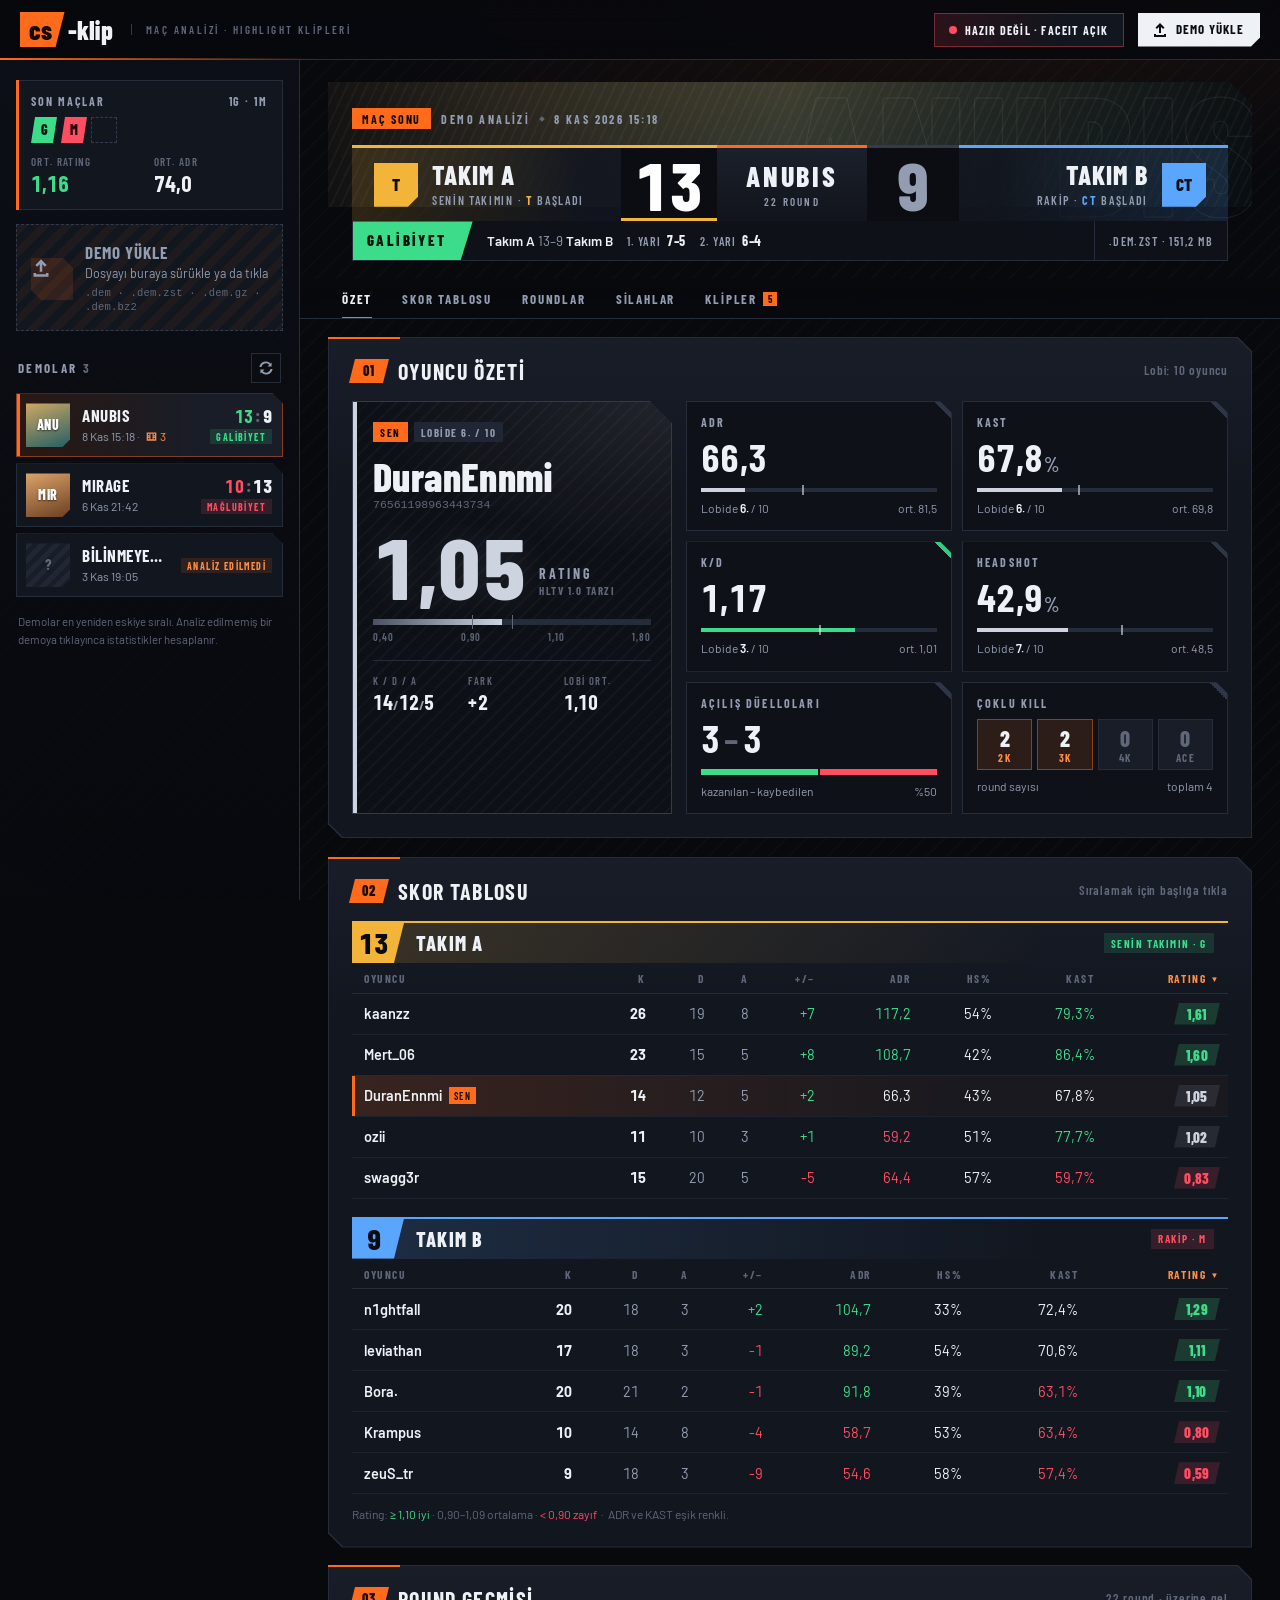
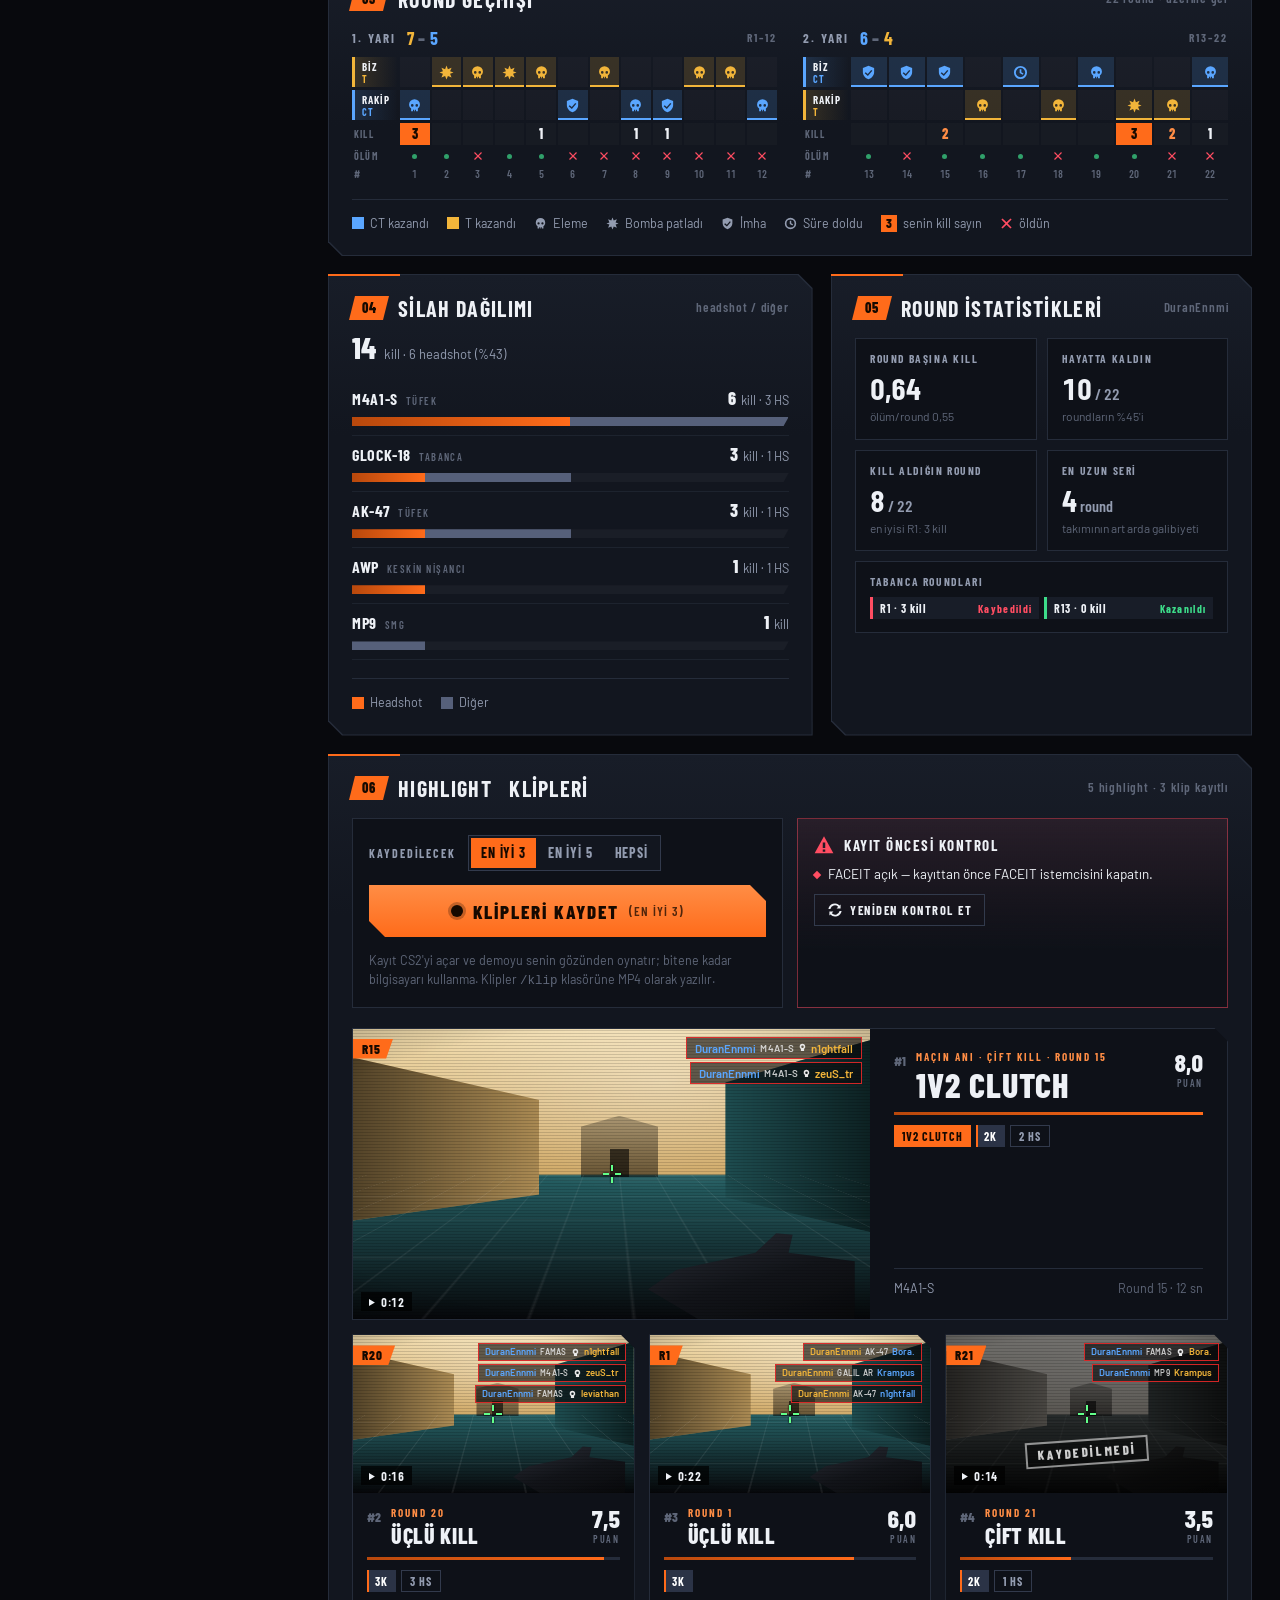
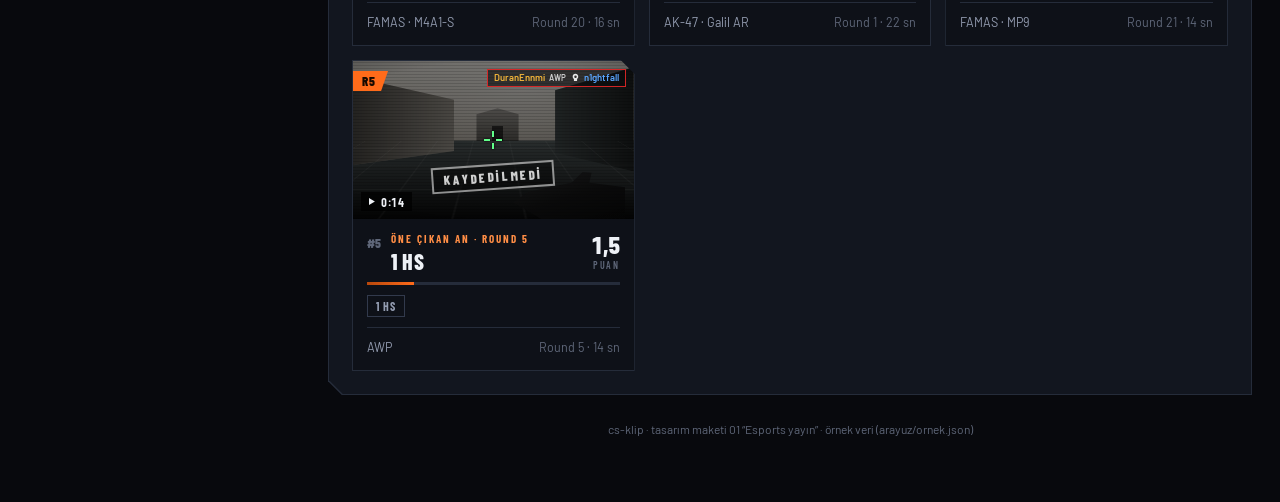
<file: tasarimlar/01-esports-yayin.html>
<!doctype html>
<html lang="tr">
<head>
<meta charset="utf-8">
<meta name="viewport" content="width=device-width, initial-scale=1">
<title>cs-klip — Maç analizi</title>
<meta name="description" content="cs-klip tasarım maketi 01 — Esports yayın: CS2 demo istatistikleri ve highlight klipleri.">
<link rel="preconnect" href="https://fonts.googleapis.com">
<link rel="preconnect" href="https://fonts.gstatic.com" crossorigin>
<link href="https://fonts.googleapis.com/css2?family=Barlow+Condensed:wght@500;600;700;800&family=Barlow:wght@400;500;600;700&display=swap" rel="stylesheet">
<style>
/* =====================================================================
   cs-klip · Tasarım maketi 01 — "Esports Yayın"
   Turnuva yayın grafiği dili: kesik köşeli paneller, TV skor bandı,
   CS2 turuncusu vurgu, CT mavisi / T sarısı takım renkleri.
   ===================================================================== */
:root{
  --bg:#08090d; --bg2:#0d1017;
  --panel:#12161f; --panel2:#181d28; --panel3:#202634;
  --line:#252c3a; --line2:#323a4c;
  --text:#eef1f6; --muted:#939cb0; --dim:#5f6779;
  --or:#ff6b1a; --or2:#ff8d45; --or-d:#b8480c; --or-a:rgba(255,107,26,.13); --or-g:rgba(255,107,26,.35);
  --ct:#5aa6ff; --ct-a:rgba(90,166,255,.16);
  --t:#f2b53a;  --t-a:rgba(242,181,58,.16);
  --iyi:#3ddc8a; --iyi-a:rgba(61,220,138,.14);
  --kotu:#ff4d62; --kotu-a:rgba(255,77,98,.14);
  --orta:#cdd4e0; --orta-a:rgba(205,212,224,.10);
  --cut:14px;
  --f-disp:'Barlow Condensed','Arial Narrow',sans-serif;
  --f-body:'Barlow',system-ui,-apple-system,'Segoe UI',sans-serif;
  --f-mono:ui-monospace,'Cascadia Mono',Consolas,'SFMono-Regular',monospace;
  --ease:cubic-bezier(.2,.8,.2,1);
  --ust-h:60px;
  color-scheme:dark;
}
*,*::before,*::after{box-sizing:border-box}
html{-webkit-text-size-adjust:100%;scroll-behavior:smooth;scroll-padding-top:120px}
body{
  margin:0;min-height:100vh;overflow-x:hidden;
  background-color:var(--bg);color:var(--text);
  font:400 15px/1.45 var(--f-body);
  background-image:
    radial-gradient(1100px 520px at 75% -12%, rgba(255,107,26,.11), transparent 62%),
    radial-gradient(900px 480px at -15% 115%, rgba(90,166,255,.07), transparent 60%),
    repeating-linear-gradient(135deg, rgba(255,255,255,.014) 0 2px, transparent 2px 14px);
  background-attachment:fixed;
}
button,input,select{font:inherit;color:inherit}
button{cursor:pointer}
:focus-visible{outline:2px solid var(--or);outline-offset:2px}
svg.i{width:16px;height:16px;flex:none;fill:currentColor}
.sr{position:absolute;width:1px;height:1px;overflow:hidden;clip:rect(0 0 0 0);white-space:nowrap}

/* ---------- üst şerit ---------- */
.ust{
  position:sticky;top:0;z-index:50;height:var(--ust-h);
  display:flex;align-items:center;gap:14px;padding:0 20px;
  background:rgba(8,9,13,.86);backdrop-filter:blur(12px);-webkit-backdrop-filter:blur(12px);
  border-bottom:1px solid var(--line);
}
.ust::after{content:"";position:absolute;left:0;bottom:-1px;height:2px;width:min(320px,60%);background:linear-gradient(90deg,var(--or),transparent)}
.menu-dugme{display:none;align-items:center;gap:8px;height:36px;padding:0 12px;background:var(--panel2);border:1px solid var(--line2);
  font:700 13px/1 var(--f-disp);letter-spacing:.08em;text-transform:uppercase;clip-path:polygon(0 0,100% 0,100% 100%,8px 100%,0 calc(100% - 8px))}
.menu-dugme b{background:var(--or);color:#160900;padding:2px 5px;font-size:11px}
.marka{display:flex;align-items:center;text-decoration:none;color:var(--text);font:800 26px/1 var(--f-disp);letter-spacing:.01em;white-space:nowrap}
.marka-cs{display:inline-block;background:var(--or);color:#140800;padding:5px 12px 4px 9px;margin-right:3px;clip-path:polygon(0 0,100% 0,calc(100% - 9px) 100%,0 100%)}
.marka-alt{font:600 11px/1 var(--f-disp);letter-spacing:.22em;text-transform:uppercase;color:var(--dim);padding-left:14px;margin-left:4px;border-left:1px solid var(--line2);white-space:nowrap}
.ust-bosluk{flex:1}
.durum-hap{display:flex;align-items:center;gap:8px;height:34px;padding:0 14px;border:1px solid var(--line2);background:var(--panel);
  font:700 12px/1 var(--f-disp);letter-spacing:.1em;text-transform:uppercase;white-space:nowrap;transition:border-color .2s,background .2s}
.durum-hap:hover{border-color:var(--muted)}
.durum-hap .nokta{width:8px;height:8px;border-radius:50%;background:var(--kotu);box-shadow:0 0 0 0 var(--kotu);animation:nabiz 1.8s infinite}
.durum-hap.hazir .nokta{background:var(--iyi);animation:none}
.durum-hap.hazir{border-color:rgba(61,220,138,.35)}
.durum-hap:not(.hazir){border-color:rgba(255,77,98,.4);background:linear-gradient(90deg,var(--kotu-a),var(--panel) 70%)}
@keyframes nabiz{0%{box-shadow:0 0 0 0 rgba(255,77,98,.55)}70%{box-shadow:0 0 0 8px rgba(255,77,98,0)}100%{box-shadow:0 0 0 0 rgba(255,77,98,0)}}
.ust-yukle{display:flex;align-items:center;gap:8px;height:34px;padding:0 16px 0 14px;background:var(--text);color:#0b0d12;border:0;
  font:700 13px/1 var(--f-disp);letter-spacing:.08em;text-transform:uppercase;clip-path:polygon(0 0,100% 0,100% calc(100% - 9px),calc(100% - 9px) 100%,0 100%);transition:background .2s}
.ust-yukle:hover{background:var(--or)}

/* ---------- ana düzen ---------- */
.duzen{display:grid;grid-template-columns:300px minmax(0,1fr);min-height:calc(100vh - var(--ust-h))}
.kenar{
  position:sticky;top:var(--ust-h);height:calc(100vh - var(--ust-h));overflow-y:auto;overscroll-behavior:contain;
  padding:20px 16px 28px;border-right:1px solid var(--line);background:linear-gradient(180deg,rgba(13,16,23,.92),rgba(8,9,13,.92));
  scrollbar-width:thin;scrollbar-color:var(--line2) transparent;
}
.perde{display:none}
.ana{min-width:0;padding:22px 28px 64px;max-width:1360px;width:100%;margin:0 auto}

/* ---------- kenar: form özeti ---------- */
.form{padding:14px;background:var(--panel);border:1px solid var(--line);margin-bottom:14px;position:relative}
.form::before{content:"";position:absolute;left:-1px;top:-1px;width:3px;height:calc(100% + 2px);background:var(--or)}
.form-bas{display:flex;justify-content:space-between;align-items:baseline;font:700 12px/1 var(--f-disp);letter-spacing:.16em;text-transform:uppercase;color:var(--muted)}
.form-kutular{display:flex;gap:4px;margin:10px 0 12px}
.form-kutular span{width:26px;height:26px;display:grid;place-items:center;font:800 14px/1 var(--f-disp);clip-path:polygon(4px 0,100% 0,calc(100% - 4px) 100%,0 100%)}
.form-kutular .G{background:var(--iyi);color:#04170d}.form-kutular .M{background:var(--kotu);color:#1d0307}.form-kutular .B{background:var(--line2)}
.form-kutular .bos{background:transparent;border:1px dashed var(--line2);clip-path:none}
.form-say{display:grid;grid-template-columns:1fr 1fr;gap:8px}
.form-say div{font:600 11px/1.2 var(--f-disp);letter-spacing:.12em;text-transform:uppercase;color:var(--dim)}
.form-say b{display:block;font:700 22px/1.1 var(--f-disp);letter-spacing:0;color:var(--text);margin-top:3px;font-variant-numeric:tabular-nums}

/* ---------- kenar: yükleme ---------- */
.birak{
  position:relative;display:flex;align-items:center;gap:12px;padding:16px 14px;cursor:pointer;
  background:repeating-linear-gradient(135deg,rgba(255,107,26,.05) 0 8px,transparent 8px 16px),var(--panel);
  border:1px dashed var(--line2);transition:border-color .2s,background-color .2s,transform .2s var(--ease);
}
.birak:hover,.birak.ustunde{border-color:var(--or);background-color:#1a1510}
.birak.ustunde{transform:scale(1.015)}
.birak-ikon{width:42px;height:42px;flex:none;display:grid;place-items:center;background:var(--or-a);color:var(--or);clip-path:polygon(0 0,calc(100% - 10px) 0,100% 10px,100% 100%,10px 100%,0 calc(100% - 10px));transition:background .2s,color .2s}
.birak:hover .birak-ikon,.birak.ustunde .birak-ikon{background:var(--or);color:#160900}
.birak-ikon svg{width:20px;height:20px}
.birak strong{display:block;font:700 17px/1.1 var(--f-disp);letter-spacing:.06em;text-transform:uppercase}
.birak span{display:block;font-size:12.5px;color:var(--muted);margin-top:2px}
.birak small{display:block;font:500 10.5px/1.3 var(--f-mono);color:var(--dim);margin-top:5px;letter-spacing:.02em}
.yukleme{margin-top:10px;padding:10px 12px;background:var(--panel);border:1px solid var(--line)}
.yukleme-ust{display:flex;justify-content:space-between;gap:8px;font-size:12.5px}
.yukleme-ad{overflow:hidden;text-overflow:ellipsis;white-space:nowrap;min-width:0}
.yukleme-yuzde{font:700 13px var(--f-disp);color:var(--or);font-variant-numeric:tabular-nums}
.cubuk{height:4px;background:var(--line);margin-top:8px;overflow:hidden}
.cubuk i{display:block;height:100%;width:0;background:linear-gradient(90deg,var(--or-d),var(--or));transition:width .15s linear}
.yukleme-alt{font-size:11.5px;color:var(--dim);margin-top:6px}

/* ---------- kenar: demo listesi ---------- */
.kenar-bas{display:flex;align-items:center;justify-content:space-between;margin:22px 2px 10px;font:700 13px/1 var(--f-disp);letter-spacing:.18em;text-transform:uppercase;color:var(--muted)}
.kenar-bas em{font-style:normal;color:var(--dim);margin-left:6px}
.ikon-dugme{width:30px;height:30px;display:grid;place-items:center;background:transparent;border:1px solid var(--line);color:var(--muted);transition:color .2s,border-color .2s}
.ikon-dugme:hover{color:var(--text);border-color:var(--line2)}
.ikon-dugme.donuyor svg{animation:don .7s var(--ease)}
@keyframes don{to{transform:rotate(360deg)}}
.demolar{list-style:none;margin:0;padding:0;display:flex;flex-direction:column;gap:6px}
.demo-oge{
  position:relative;width:100%;display:grid;grid-template-columns:44px minmax(0,1fr) auto;align-items:center;gap:12px;
  padding:9px 10px 9px 9px;text-align:left;background:var(--panel);border:1px solid var(--line);
  transition:background .2s,border-color .2s,transform .2s var(--ease);
  clip-path:polygon(0 0,calc(100% - 10px) 0,100% 10px,100% 100%,0 100%);
}
.demo-oge:hover{background:var(--panel2);border-color:var(--line2);transform:translateX(2px)}
.demo-oge.secili{background:linear-gradient(90deg,var(--or-a),var(--panel2) 70%);border-color:rgba(255,107,26,.45)}
.demo-oge.secili::before{content:"";position:absolute;left:0;top:0;bottom:0;width:3px;background:var(--or)}
.do-harita{width:44px;height:44px;display:grid;place-items:center;font:800 14px/1 var(--f-disp);letter-spacing:.04em;color:#fff;text-shadow:0 1px 2px rgba(0,0,0,.6);
  background:linear-gradient(160deg,var(--h1),var(--h2));clip-path:polygon(0 0,100% 0,100% calc(100% - 8px),calc(100% - 8px) 100%,0 100%)}
.do-harita.bilinmez{background:repeating-linear-gradient(135deg,var(--panel3) 0 5px,var(--panel2) 5px 10px);color:var(--dim)}
.do-orta{min-width:0}
.do-ad{display:block;font:700 17px/1.1 var(--f-disp);letter-spacing:.03em;text-transform:uppercase;white-space:nowrap;overflow:hidden;text-overflow:ellipsis}
.do-tarih{display:flex;gap:6px;align-items:center;font-size:12px;color:var(--muted);margin-top:3px;white-space:nowrap}
.do-tarih .klip-say{display:inline-flex;align-items:center;gap:3px;color:var(--or2)}
.do-tarih .klip-say svg{width:11px;height:11px}
.do-sag{display:flex;flex-direction:column;align-items:flex-end;gap:4px}
.do-skor{font:800 18px/1 var(--f-disp);font-variant-numeric:tabular-nums;letter-spacing:.02em}
.do-skor i{font-style:normal;color:var(--dim);margin:0 2px}
.do-skor.G b{color:var(--iyi)}.do-skor.M b{color:var(--kotu)}
.do-sonuc{font:700 10px/1 var(--f-disp);letter-spacing:.14em;padding:3px 6px 2px;text-transform:uppercase}
.do-sonuc.G{background:var(--iyi-a);color:var(--iyi)}.do-sonuc.M{background:var(--kotu-a);color:var(--kotu)}.do-sonuc.B{background:var(--orta-a);color:var(--orta)}
.do-sonuc.A{background:var(--or-a);color:var(--or2)}
.kenar-not{font-size:11.5px;color:var(--dim);margin:16px 2px 0;line-height:1.5}

/* ---------- bölüm gezinme ---------- */
.bolum-nav{
  position:sticky;top:var(--ust-h);z-index:30;margin:18px -28px 18px;padding:0 28px;
  display:flex;gap:2px;overflow-x:auto;scrollbar-width:none;
  background:linear-gradient(180deg,rgba(8,9,13,.96),rgba(8,9,13,.86));backdrop-filter:blur(8px);-webkit-backdrop-filter:blur(8px);
  border-bottom:1px solid var(--line);
}
.bolum-nav::-webkit-scrollbar{display:none}
.bolum-nav a{position:relative;flex:none;display:flex;align-items:center;gap:6px;padding:13px 14px 12px;color:var(--muted);text-decoration:none;
  font:700 13px/1 var(--f-disp);letter-spacing:.14em;text-transform:uppercase;transition:color .2s}
.bolum-nav a::after{content:"";position:absolute;left:14px;right:14px;bottom:-1px;height:2px;background:var(--or);transform:scaleX(0);transform-origin:left;transition:transform .3s var(--ease)}
.bolum-nav a:hover{color:var(--text)}
.bolum-nav a.aktif{color:var(--text)}
.bolum-nav a.aktif::after{transform:scaleX(1)}
.bolum-nav a em{font-style:normal;font-size:10px;padding:2px 5px;background:var(--or);color:#160900;letter-spacing:.04em}

/* ---------- panel (kesik köşe) ---------- */
.panel{
  position:relative;isolation:isolate;container-type:inline-size;padding:22px 24px 24px;margin-bottom:18px;
  background:var(--line);
  clip-path:polygon(0 0,calc(100% - var(--cut)) 0,100% var(--cut),100% 100%,var(--cut) 100%,0 calc(100% - var(--cut)));
}
.panel::before{
  content:"";position:absolute;inset:1px;z-index:-1;
  background:linear-gradient(180deg,var(--panel2),var(--panel) 160px);
  clip-path:polygon(0 0,calc(100% - var(--cut)) 0,100% var(--cut),100% 100%,var(--cut) 100%,0 calc(100% - var(--cut)));
}
.panel::after{content:"";position:absolute;left:0;top:0;width:72px;height:2px;background:var(--or)}
.bas{display:flex;align-items:center;justify-content:space-between;gap:10px 16px;flex-wrap:wrap;margin-bottom:18px}
.bas h2{display:flex;align-items:center;gap:12px;margin:0;font:700 22px/1 var(--f-disp);letter-spacing:.06em;text-transform:uppercase}
.bas-no{display:inline-grid;place-items:center;min-width:34px;height:24px;padding:0 8px;background:var(--or);color:#160900;font:800 14px/1 var(--f-disp);letter-spacing:.04em;transform:skewX(-14deg)}
.bas-no > span{transform:skewX(14deg)}
.bas-ek{font:600 13px/1.2 var(--f-disp);letter-spacing:.06em;color:var(--dim)}
.ikili{display:grid;grid-template-columns:minmax(0,1.15fr) minmax(0,1fr);gap:18px}
.ikili > .panel{margin-bottom:18px}

/* giriş animasyonları */
.giris{animation:giris .55s var(--ease) both;animation-delay:var(--d,0ms)}
@keyframes giris{from{opacity:0;transform:translateY(14px)}to{opacity:1;transform:none}}
@keyframes buyu{from{transform:scaleX(0)}to{transform:scaleX(1)}}
@keyframes soldan{from{opacity:0;transform:translateX(-36px)}to{opacity:1;transform:none}}
@keyframes sagdan{from{opacity:0;transform:translateX(36px)}to{opacity:1;transform:none}}
@keyframes yukaridan{from{opacity:0;transform:translateY(-16px)}to{opacity:1;transform:none}}
@keyframes isilti{from{transform:translateX(-120%) skewX(-20deg)}to{transform:translateX(320%) skewX(-20deg)}}

/* ---------- skor bandı (scorebug) ---------- */
.sb{position:relative;isolation:isolate;overflow:hidden;padding:26px 0 0;margin-bottom:6px}
.sb-zemin{position:absolute;inset:0 0 54px;z-index:-2;background:
  linear-gradient(90deg,rgba(8,9,13,.92) 0%,rgba(8,9,13,.55) 50%,rgba(8,9,13,.92) 100%),
  linear-gradient(160deg,var(--h1),var(--h2));
  clip-path:polygon(0 0,calc(100% - 22px) 0,100% 22px,100% 100%,0 100%);opacity:.9}
.sb-zemin::after{content:"";position:absolute;inset:0;background:repeating-linear-gradient(115deg,rgba(255,255,255,.035) 0 2px,transparent 2px 9px)}
.sb-filigran{position:absolute;right:-10px;top:-18px;z-index:-1;font:800 clamp(80px,14vw,170px)/1 var(--f-disp);letter-spacing:.02em;color:transparent;-webkit-text-stroke:1px rgba(255,255,255,.08);white-space:nowrap;pointer-events:none;text-transform:uppercase}
.sb-ust{display:flex;align-items:center;gap:10px;flex-wrap:wrap;padding:0 24px;margin-bottom:16px;font:700 12px/1 var(--f-disp);letter-spacing:.2em;text-transform:uppercase;color:var(--muted)}
.sb-etiket{background:var(--or);color:#160900;padding:5px 10px 4px;letter-spacing:.16em}
.sb-ust .ayir{width:4px;height:4px;background:var(--dim);transform:rotate(45deg)}
.sb-bant{display:grid;grid-template-columns:minmax(0,1fr) auto auto auto minmax(0,1fr);align-items:stretch;padding:0 24px;gap:0}
.sb-takim{position:relative;display:flex;align-items:center;gap:14px;min-width:0;padding:14px 22px;background:linear-gradient(90deg,var(--ca),rgba(18,22,31,.92) 85%);border-top:3px solid var(--c)}
.sb-takim.sol{clip-path:polygon(0 0,100% 0,100% 100%,0 100%);animation:soldan .6s var(--ease) both}
.sb-takim.sag{flex-direction:row-reverse;text-align:right;background:linear-gradient(270deg,var(--ca),rgba(18,22,31,.92) 85%);animation:sagdan .6s var(--ease) both}
.sb-yan{flex:none;display:grid;place-items:center;width:44px;height:44px;background:var(--c);color:#0a0c10;font:800 17px/1 var(--f-disp);letter-spacing:.02em;clip-path:polygon(0 0,100% 0,100% calc(100% - 10px),calc(100% - 10px) 100%,0 100%)}
.sb-ad{font:800 26px/1 var(--f-disp);letter-spacing:.04em;text-transform:uppercase;white-space:nowrap;overflow:hidden;text-overflow:ellipsis}
.sb-alt{font:600 12px/1.2 var(--f-disp);letter-spacing:.14em;text-transform:uppercase;color:var(--muted);margin-top:5px;white-space:nowrap;overflow:hidden;text-overflow:ellipsis}
.sb-alt b{color:var(--c);font-weight:700}
.sb-isim{min-width:0}
.sb-skor{position:relative;display:grid;place-items:center;min-width:92px;padding:0 14px;background:#0b0d12;font:800 66px/1 var(--f-disp);font-variant-numeric:tabular-nums;color:var(--muted);border-top:3px solid var(--line2)}
.sb-skor.kazandi{color:#fff;border-top-color:var(--c)}
.sb-skor.kazandi::after{content:"";position:absolute;left:0;right:0;bottom:0;height:3px;background:var(--c)}
.sb-orta{position:relative;display:flex;flex-direction:column;align-items:center;justify-content:center;min-width:150px;padding:10px 18px;background:linear-gradient(180deg,#1b202b,#11141b);border-top:3px solid var(--or);overflow:hidden;animation:yukaridan .6s .1s var(--ease) both}
.sb-orta::before{content:"";position:absolute;top:0;bottom:0;left:0;width:40%;background:linear-gradient(90deg,transparent,rgba(255,255,255,.08),transparent);animation:isilti 1.4s .5s var(--ease) both}
.sb-harita{font:800 28px/1 var(--f-disp);letter-spacing:.1em;text-transform:uppercase}
.sb-not{font:600 11px/1 var(--f-disp);letter-spacing:.2em;text-transform:uppercase;color:var(--muted);margin-top:6px}
.altbant{display:flex;align-items:stretch;margin:0 24px;min-height:40px;background:#0e1118;border:1px solid var(--line);border-top:0;animation:giris .5s .25s var(--ease) both}
.ab-sonuc{display:flex;align-items:center;padding:0 16px 0 14px;font:800 15px/1 var(--f-disp);letter-spacing:.16em;text-transform:uppercase;clip-path:polygon(0 0,100% 0,calc(100% - 12px) 100%,0 100%);padding-right:26px}
.ab-sonuc.galibiyet{background:var(--iyi);color:#04170d}.ab-sonuc.maglubiyet{background:var(--kotu);color:#1d0307}.ab-sonuc.berabere{background:var(--orta);color:#111}
.ab-metin{flex:1;min-width:0;display:flex;align-items:center;gap:6px 14px;flex-wrap:wrap;padding:8px 14px;font-size:13.5px;color:var(--muted)}
.ab-metin b{color:var(--text);font-weight:600}
.ab-metin .yari{display:inline-flex;align-items:center;gap:6px;font:600 12px/1 var(--f-disp);letter-spacing:.1em;text-transform:uppercase}
.ab-metin .yari strong{font:700 14px/1 var(--f-disp);letter-spacing:.04em;color:var(--text)}
.ab-tarih{display:flex;align-items:center;padding:0 14px;font:600 12px/1 var(--f-disp);letter-spacing:.12em;text-transform:uppercase;color:var(--muted);border-left:1px solid var(--line);white-space:nowrap}

/* ---------- oyuncu odağı ---------- */
.spot{display:grid;grid-template-columns:minmax(260px,320px) minmax(0,1fr);gap:14px}
@container (max-width:760px){.spot{grid-template-columns:minmax(0,1fr)}}
.hero{
  position:relative;overflow:hidden;padding:20px 20px 18px;min-height:100%;
  background:
    radial-gradient(420px 220px at 100% 0%,var(--rc-a),transparent 70%),
    repeating-linear-gradient(135deg,rgba(255,255,255,.025) 0 2px,transparent 2px 10px),
    #0d1016;
  border:1px solid var(--line2);
  clip-path:polygon(0 0,calc(100% - 22px) 0,100% 22px,100% 100%,0 100%);
}
.hero::before{content:"";position:absolute;left:0;top:0;bottom:0;width:4px;background:var(--rc)}
.hero-ust{display:flex;gap:6px;align-items:center;flex-wrap:wrap}
.cip{display:inline-flex;align-items:center;gap:5px;height:20px;padding:0 7px;font:700 11px/1 var(--f-disp);letter-spacing:.14em;text-transform:uppercase;background:var(--panel3);color:var(--muted)}
.cip.or{background:var(--or);color:#160900}
.cip.yildiz{background:linear-gradient(90deg,#ffd166,#ff9f1a);color:#1d1100}
.hero-ad{font:800 40px/1 var(--f-disp);letter-spacing:.01em;margin:14px 0 2px;overflow-wrap:anywhere}
.hero-sid{font:500 11.5px/1.2 var(--f-mono);color:var(--dim)}
.hero-rating{display:flex;align-items:flex-end;gap:12px;margin-top:20px}
.hero-sayi{font:800 86px/.8 var(--f-disp);font-variant-numeric:tabular-nums;color:var(--rc);text-shadow:0 0 34px var(--rc-a)}
.hero-rl{font:700 14px/1.1 var(--f-disp);letter-spacing:.2em;text-transform:uppercase;color:var(--muted);padding-bottom:4px}
.hero-rl small{display:block;font-size:11px;color:var(--dim);letter-spacing:.14em;margin-top:3px}
.olcek{position:relative;height:6px;background:var(--line);margin-top:18px}
.olcek i{position:absolute;left:0;top:0;bottom:0;width:var(--p);background:linear-gradient(90deg,var(--rc-d,var(--line2)),var(--rc));transform-origin:left;animation:buyu .9s .2s var(--ease) both}
.olcek .cizgi{position:absolute;top:-4px;bottom:-4px;width:1px;background:var(--dim)}
.olcek-yazi{display:flex;justify-content:space-between;font:600 10.5px/1 var(--f-disp);letter-spacing:.1em;color:var(--dim);margin-top:7px}
.hero-alt{display:grid;grid-template-columns:repeat(3,minmax(0,1fr));gap:8px;margin-top:18px;padding-top:14px;border-top:1px solid var(--line)}
.hero-alt div{font:600 10.5px/1.2 var(--f-disp);letter-spacing:.14em;text-transform:uppercase;color:var(--dim)}
.hero-alt b{display:block;margin-top:4px;font:700 20px/1 var(--f-disp);letter-spacing:.01em;color:var(--text);font-variant-numeric:tabular-nums}
.hero-alt b small{font-size:13px;color:var(--muted)}

.r-iyi{--rc:var(--iyi);--rc-a:rgba(61,220,138,.18);--rc-d:#1b6b45}
.r-orta{--rc:var(--orta);--rc-a:rgba(205,212,224,.10);--rc-d:#4a5263}
.r-kotu{--rc:var(--kotu);--rc-a:rgba(255,77,98,.16);--rc-d:#7a1f2b}

.tiles{display:grid;grid-template-columns:repeat(3,minmax(0,1fr));gap:10px}
@container (max-width:1000px){.tiles{grid-template-columns:repeat(2,minmax(0,1fr))}}
.tile{
  position:relative;padding:14px 14px 13px;background:#0e1118;border:1px solid var(--line);
  clip-path:polygon(0 0,calc(100% - 12px) 0,100% 12px,100% 100%,0 100%);
  transition:border-color .2s,transform .25s var(--ease),background .2s;
}
.tile:hover{border-color:var(--line2);background:#121620;transform:translateY(-2px)}
.tile::after{content:"";position:absolute;right:0;top:0;width:17px;height:17px;background:linear-gradient(225deg,var(--tc,var(--line2)) 50%,transparent 50%);opacity:.9}
.tile.iyi{--tc:var(--iyi)}.tile.kotu{--tc:var(--kotu)}.tile.orta{--tc:var(--line2)}
.tile-ad{font:700 12px/1 var(--f-disp);letter-spacing:.18em;text-transform:uppercase;color:var(--muted)}
.tile-deger{margin-top:10px;font:700 38px/1 var(--f-disp);font-variant-numeric:tabular-nums;letter-spacing:.01em;white-space:nowrap}
.tile-deger small{font-size:20px;color:var(--muted);font-weight:600}
.tile-deger .ayr{color:var(--dim);font-weight:600;margin:0 4px}
.tile-olcek{position:relative;height:4px;background:var(--line);margin-top:12px}
.tile-olcek i{position:absolute;left:0;top:0;bottom:0;width:var(--p);background:var(--tc,var(--muted));transform-origin:left;animation:buyu .8s .25s var(--ease) both}
.tile.orta .tile-olcek i{background:var(--orta)}
.tile-olcek b{position:absolute;top:-3px;bottom:-3px;width:2px;left:var(--p);background:var(--text);opacity:.55}
.tile-alt{display:flex;justify-content:space-between;gap:8px;margin-top:8px;font-size:12px;color:var(--muted);white-space:nowrap}
.tile-alt b{color:var(--text);font-weight:600}
.duello{display:flex;height:6px;margin-top:12px;gap:2px}
.duello i{display:block;height:100%;transform-origin:left;animation:buyu .8s .25s var(--ease) both}
.duello .k{background:var(--iyi)}.duello .d{background:var(--kotu)}.duello .n{background:var(--line);flex:1}
.coklu{display:grid;grid-template-columns:repeat(4,minmax(0,1fr));gap:5px;margin-top:10px}
.coklu span{display:flex;flex-direction:column;align-items:center;gap:3px;padding:7px 0 6px;background:var(--panel2);border:1px solid var(--line);font:700 11px/1 var(--f-disp);letter-spacing:.12em;color:var(--dim)}
.coklu span b{font:800 22px/1 var(--f-disp);color:var(--dim);letter-spacing:0}
.coklu span.var{background:var(--or-a);border-color:rgba(255,107,26,.45);color:var(--or2)}
.coklu span.var b{color:var(--text)}

/* ---------- skor tablosu ---------- */
.tablolar{display:grid;grid-template-columns:repeat(auto-fit,minmax(min(100%,500px),1fr));gap:18px}
.takim-bas{position:relative;display:flex;align-items:center;gap:12px;padding:10px 14px 10px 0;background:linear-gradient(90deg,var(--ca),transparent 80%);border-top:2px solid var(--c)}
.takim-skor{display:grid;place-items:center;min-width:52px;height:40px;margin-top:-10px;margin-bottom:-10px;background:var(--c);color:#0a0c10;font:800 28px/1 var(--f-disp);font-variant-numeric:tabular-nums;clip-path:polygon(0 0,100% 0,calc(100% - 10px) 100%,0 100%);padding-right:8px}
.takim-ad{font:800 20px/1 var(--f-disp);letter-spacing:.06em;text-transform:uppercase}
.takim-bas .cip{margin-left:auto}
.takim-bas .cip.g{background:var(--iyi-a);color:var(--iyi)}.takim-bas .cip.m{background:var(--kotu-a);color:var(--kotu)}
.tablo-sar{overflow-x:auto;scrollbar-width:thin}
table{width:100%;border-collapse:collapse;font-variant-numeric:tabular-nums}
th{padding:10px 8px 8px;font:700 11.5px/1 var(--f-disp);letter-spacing:.14em;text-transform:uppercase;color:var(--dim);text-align:right;cursor:pointer;user-select:none;white-space:nowrap;border-bottom:1px solid var(--line);transition:color .15s}
th:hover{color:var(--text)}
th.sirali{color:var(--or2)}
th.sirali::after{content:"▼";font-size:8px;margin-left:4px;vertical-align:1px}
th.sirali.artan::after{content:"▲"}
th:first-child,td:first-child{text-align:left;padding-left:12px}
td{padding:9px 8px;text-align:right;border-bottom:1px solid rgba(37,44,58,.6);font-size:14.5px;white-space:nowrap}
tbody tr{transition:background .15s}
tbody tr:hover{background:rgba(255,255,255,.03)}
tr.ben{background:linear-gradient(90deg,rgba(255,107,26,.16),rgba(255,107,26,.03) 70%)}
tr.ben:hover{background:linear-gradient(90deg,rgba(255,107,26,.22),rgba(255,107,26,.05) 70%)}
tr.ben td:first-child{box-shadow:inset 3px 0 0 var(--or)}
.oy{display:flex;align-items:center;gap:7px;max-width:170px;min-width:0}
.oy span{overflow:hidden;text-overflow:ellipsis;font-weight:600}
.oy .cip{height:17px;font-size:10px;padding:0 5px;flex:none}
td.k{font-weight:700}
td.soluk{color:var(--muted)}
.fark-a{color:var(--iyi)}.fark-e{color:var(--kotu)}
.renk-iyi{color:var(--iyi)}.renk-kotu{color:var(--kotu)}
.rozet{display:inline-block;min-width:46px;padding:4px 7px 3px;text-align:center;font:800 15px/1 var(--f-disp);letter-spacing:.02em;background:var(--rc-a);color:var(--rc);clip-path:polygon(5px 0,100% 0,calc(100% - 5px) 100%,0 100%)}
.tablo-not{font-size:12px;color:var(--dim);margin-top:12px}
@container (max-width:560px){ .gz-a{display:none} }
@container (max-width:420px){ .gz-b{display:none} th,td{padding-left:4px;padding-right:4px;font-size:13.5px} th{letter-spacing:.08em} th:first-child,td:first-child{padding-left:8px} .oy{max-width:96px} .oy .cip{display:none} .rozet{min-width:38px;font-size:14px} }

/* ---------- round zaman çizelgesi ---------- */
.tl-gruplar{display:grid;grid-template-columns:repeat(auto-fit,minmax(min(100%,400px),1fr));gap:22px 26px}
.tl-bas{display:flex;align-items:center;gap:10px;margin-bottom:10px;font:700 13px/1 var(--f-disp);letter-spacing:.16em;text-transform:uppercase;color:var(--muted)}
.tl-bas-skor{font:800 18px/1 var(--f-disp);letter-spacing:.02em;color:var(--dim)}
.tl-bas-skor b.ct{color:var(--ct)}.tl-bas-skor b.t{color:var(--t)}
.tl-bas-r{margin-left:auto;color:var(--dim);font-size:11.5px}
.tl-izgara{display:grid;grid-auto-flow:column;grid-template-rows:30px 30px 22px 16px 14px;grid-template-columns:46px repeat(var(--n),minmax(0,1fr));gap:3px 2px}
.tl-et{display:flex;flex-direction:column;justify-content:center;padding-left:7px;border-left:3px solid var(--c);background:linear-gradient(90deg,var(--ca),transparent);font:700 11px/1 var(--f-disp);letter-spacing:.08em;text-transform:uppercase}
.tl-et small{font-size:10px;color:var(--c);margin-top:2px;letter-spacing:.1em}
.tl-et.ct{--c:var(--ct);--ca:var(--ct-a)}.tl-et.t{--c:var(--t);--ca:var(--t-a)}
.tl-et2{display:flex;align-items:center;font:700 10px/1 var(--f-disp);letter-spacing:.12em;text-transform:uppercase;color:var(--dim);padding-left:2px}
.tl-k{display:grid;place-items:center;background:rgba(255,255,255,.025);transition:background .15s,transform .15s var(--ease)}
.tl-k svg{width:15px;height:15px;fill:currentColor}
.tl-k.dolu.ct{background:var(--ct-a);color:var(--ct);box-shadow:inset 0 -2px 0 var(--ct)}
.tl-k.dolu.t{background:var(--t-a);color:var(--t);box-shadow:inset 0 -2px 0 var(--t)}
.tl-kill{display:grid;place-items:center;font:800 14px/1 var(--f-disp);color:var(--dim);background:rgba(255,255,255,.02)}
.tl-kill.k1{color:var(--text)}.tl-kill.k2{color:var(--or2)}
.tl-kill.k3,.tl-kill.k4,.tl-kill.k5{color:#160900;background:var(--or)}
.tl-olum{display:grid;place-items:center}
.tl-olum svg{width:10px;height:10px;fill:var(--kotu)}
.tl-olum.yasadi::before{content:"";width:5px;height:5px;border-radius:50%;background:var(--iyi);opacity:.7}
.tl-no{display:grid;place-items:center;font:600 10.5px/1 var(--f-disp);color:var(--dim);font-variant-numeric:tabular-nums}
.tl-izgara .hl{background-color:rgba(255,255,255,.09)}
.tl-izgara .tl-k.hl.dolu{transform:scale(1.08)}
.tl-izgara .tl-no.hl{color:var(--text);background:none}
.lejant{display:flex;flex-wrap:wrap;gap:8px 18px;margin-top:18px;padding-top:14px;border-top:1px solid var(--line);font-size:12.5px;color:var(--muted)}
.lejant span{display:inline-flex;align-items:center;gap:6px}
.lejant svg{width:13px;height:13px;fill:var(--muted)}
.lejant i{width:12px;height:12px;display:inline-block}
.lejant b{font:800 13px/1 var(--f-disp);color:#160900;background:var(--or);padding:2px 5px}

/* ---------- silahlar ---------- */
.silah-ozet{display:flex;align-items:baseline;gap:8px;margin:-6px 0 16px;font-size:13px;color:var(--muted)}
.silah-ozet b{font:800 30px/1 var(--f-disp);color:var(--text)}
.sl{padding:9px 0;border-bottom:1px solid rgba(37,44,58,.6)}
.sl:last-child{border-bottom:0}
.sl-ust{display:flex;align-items:baseline;gap:8px}
.sl-ad{font:700 16px/1 var(--f-disp);letter-spacing:.04em;text-transform:uppercase}
.sl-tur{font:600 10.5px/1 var(--f-disp);letter-spacing:.14em;text-transform:uppercase;color:var(--dim)}
.sl-sayi{margin-left:auto;font-size:12.5px;color:var(--muted);white-space:nowrap}
.sl-sayi b{font:800 18px/1 var(--f-disp);color:var(--text);margin-right:2px}
.sl-bar{display:flex;height:9px;margin-top:8px;background:rgba(255,255,255,.035);clip-path:polygon(0 0,100% 0,calc(100% - 5px) 100%,0 100%)}
.sl-bar i{display:block;height:100%;transform-origin:left;animation:buyu .8s var(--ease) both;animation-delay:var(--d,0ms)}
.sl-bar .hs{background:linear-gradient(90deg,var(--or-d),var(--or))}
.sl-bar .gv{background:#56607a}

/* ---------- round istatistikleri ---------- */
.ri{display:grid;grid-template-columns:repeat(2,minmax(0,1fr));gap:10px}
.ri-oge{padding:13px 14px;background:#0e1118;border:1px solid var(--line);transition:border-color .2s}
.ri-oge:hover{border-color:var(--line2)}
.ri-ad{font:700 11.5px/1.15 var(--f-disp);letter-spacing:.14em;text-transform:uppercase;color:var(--muted)}
.ri-deger{font:700 30px/1 var(--f-disp);margin-top:8px;font-variant-numeric:tabular-nums}
.ri-deger small{font-size:16px;color:var(--muted);font-weight:600}
.ri-alt{font-size:12px;color:var(--dim);margin-top:5px}
.pistol{display:flex;gap:5px;margin-top:9px}
.pistol span{flex:1;display:flex;align-items:center;justify-content:space-between;padding:5px 7px;font:700 12px/1 var(--f-disp);letter-spacing:.08em;background:var(--panel2);border-left:3px solid var(--line2)}
.pistol span.G{border-left-color:var(--iyi)}.pistol span.M{border-left-color:var(--kotu)}
.pistol span b{font-size:11px;letter-spacing:.12em}
.pistol span.G b{color:var(--iyi)}.pistol span.M b{color:var(--kotu)}

/* ---------- klipler: kayıt paneli ---------- */
.kayit{display:grid;grid-template-columns:minmax(0,1fr) minmax(0,1fr);gap:14px;margin-bottom:20px}
@container (max-width:780px){.kayit{grid-template-columns:minmax(0,1fr)}}
.kayit-sol{padding:16px;background:#0e1118;border:1px solid var(--line);display:flex;flex-direction:column;gap:14px}
.kayit-satir{display:flex;align-items:center;gap:12px;flex-wrap:wrap}
.kayit-et{font:700 12px/1 var(--f-disp);letter-spacing:.16em;text-transform:uppercase;color:var(--muted)}
.secim{display:inline-flex;background:var(--panel);border:1px solid var(--line2);padding:2px;gap:2px}
.secim button{min-width:48px;height:30px;padding:0 10px;border:0;background:transparent;color:var(--muted);font:700 14px/1 var(--f-disp);letter-spacing:.06em;text-transform:uppercase;transition:background .2s,color .2s}
.secim button:hover{color:var(--text)}
.secim button.aktif{background:var(--or);color:#160900}
.secim button:disabled{cursor:not-allowed;opacity:.5}
.btn-kaydet{
  position:relative;overflow:hidden;display:flex;align-items:center;justify-content:center;gap:10px;width:100%;height:52px;border:0;
  background:linear-gradient(180deg,var(--or2),var(--or));color:#160900;
  font:800 19px/1 var(--f-disp);letter-spacing:.1em;text-transform:uppercase;
  clip-path:polygon(0 0,calc(100% - 16px) 0,100% 16px,100% 100%,16px 100%,0 calc(100% - 16px));
  transition:filter .2s,transform .15s;box-shadow:0 10px 30px -10px var(--or-g);
}
.btn-kaydet::after{content:"";position:absolute;top:0;bottom:0;left:0;width:30%;background:linear-gradient(90deg,transparent,rgba(255,255,255,.35),transparent);transform:translateX(-120%) skewX(-20deg)}
.btn-kaydet:hover{filter:brightness(1.08)}
.btn-kaydet:hover::after{animation:isilti .9s var(--ease)}
.btn-kaydet:active{transform:scale(.99)}
.btn-kaydet small{font:600 13px/1 var(--f-disp);letter-spacing:.08em;opacity:.75}
.btn-kaydet .rec{width:12px;height:12px;border-radius:50%;background:#160900;box-shadow:0 0 0 3px rgba(22,9,0,.25)}
.btn-kaydet:disabled{cursor:progress;background:var(--panel3);color:var(--muted);box-shadow:none}
.btn-kaydet:disabled .rec{background:var(--kotu);animation:nabiz 1.4s infinite}
.kayit-bilgi{font-size:12.5px;color:var(--dim);line-height:1.5}
.kontrol{padding:16px;border:1px solid var(--line);background:#0e1118;display:flex;flex-direction:column;gap:10px}
.kontrol.sorun{border-color:rgba(255,77,98,.45);background:linear-gradient(180deg,rgba(255,77,98,.08),#0e1118 70%)}
.kontrol.hazir{border-color:rgba(61,220,138,.35);background:linear-gradient(180deg,rgba(61,220,138,.07),#0e1118 70%)}
.kontrol-bas{display:flex;align-items:center;gap:10px;font:700 15px/1.1 var(--f-disp);letter-spacing:.1em;text-transform:uppercase}
.kontrol-bas svg{width:20px;height:20px}
.kontrol.sorun .kontrol-bas svg{color:var(--kotu)}.kontrol.hazir .kontrol-bas svg{color:var(--iyi)}
.kontrol ul{margin:0;padding:0;list-style:none;display:flex;flex-direction:column;gap:6px}
.kontrol li{display:flex;gap:8px;font-size:13.5px;line-height:1.4}
.kontrol li::before{content:"";flex:none;width:6px;height:6px;margin-top:7px;background:var(--kotu);transform:rotate(45deg)}
.kontrol.hazir li::before{background:var(--iyi)}
.btn-ikincil{align-self:flex-start;display:inline-flex;align-items:center;gap:7px;height:32px;padding:0 12px;background:transparent;border:1px solid var(--line2);font:700 12.5px/1 var(--f-disp);letter-spacing:.12em;text-transform:uppercase;color:var(--text);transition:border-color .2s,background .2s}
.btn-ikincil:hover{border-color:var(--text);background:rgba(255,255,255,.04)}
.btn-ikincil:disabled{opacity:.6;cursor:progress}
.btn-ikincil.donuyor svg{animation:don .8s linear infinite}
.salla{animation:salla .45s}
@keyframes salla{0%,100%{transform:none}20%{transform:translateX(-6px)}40%{transform:translateX(6px)}60%{transform:translateX(-4px)}80%{transform:translateX(3px)}}

.ilerleme{grid-column:1/-1;padding:16px;background:#0b0d12;border:1px solid var(--line2);position:relative;overflow:hidden}
.ilerleme.calisiyor{border-color:rgba(255,107,26,.5)}
.ilerleme.bitti{border-color:rgba(61,220,138,.4)}
.il-ust{display:flex;align-items:center;gap:10px;flex-wrap:wrap}
.il-durum{display:inline-flex;align-items:center;gap:7px;font:800 13px/1 var(--f-disp);letter-spacing:.16em;text-transform:uppercase;padding:5px 9px 4px;background:var(--kotu);color:#fff}
.il-durum::before{content:"";width:7px;height:7px;border-radius:50%;background:#fff;animation:yanip 1s steps(2) infinite}
.ilerleme.bitti .il-durum{background:var(--iyi);color:#04170d}
.ilerleme.bitti .il-durum::before{display:none}
@keyframes yanip{50%{opacity:0}}
.il-mesaj{font:600 16px/1.2 var(--f-disp);letter-spacing:.04em;min-width:0}
.il-yuzde{margin-left:auto;font:800 30px/1 var(--f-disp);font-variant-numeric:tabular-nums;color:var(--or)}
.ilerleme.bitti .il-yuzde{color:var(--iyi)}
.il-bar{position:relative;height:8px;background:var(--line);margin:12px 0 14px;overflow:hidden}
.il-bar i{position:absolute;left:0;top:0;bottom:0;width:0;background:repeating-linear-gradient(115deg,var(--or) 0 10px,var(--or2) 10px 20px);background-size:200% 100%;transition:width .5s var(--ease);animation:serit 1s linear infinite}
.ilerleme.bitti .il-bar i{background:var(--iyi);animation:none}
@keyframes serit{to{background-position:-46px 0}}
.adimlar{display:grid;grid-template-columns:repeat(4,minmax(0,1fr));gap:4px}
.adim{display:flex;align-items:center;gap:7px;padding:8px 9px;background:var(--panel);border-top:2px solid var(--line2);font:700 12px/1.1 var(--f-disp);letter-spacing:.1em;text-transform:uppercase;color:var(--dim);min-width:0}
.adim span{overflow:hidden;text-overflow:ellipsis;white-space:nowrap}
.adim i{flex:none;display:grid;place-items:center;width:18px;height:18px;font-style:normal;font-size:11px;background:var(--panel3);color:var(--muted)}
.adim.simdi{border-top-color:var(--or);color:var(--text)}
.adim.simdi i{background:var(--or);color:#160900}
.adim.tamam{border-top-color:var(--iyi);color:var(--muted)}
.adim.tamam i{background:var(--iyi);color:#04170d}
.gunluk{margin-top:12px}
.gunluk summary{cursor:pointer;font:700 12px/1 var(--f-disp);letter-spacing:.14em;text-transform:uppercase;color:var(--muted);list-style:none;display:inline-flex;align-items:center;gap:6px}
.gunluk summary::-webkit-details-marker{display:none}
.gunluk summary::before{content:"▸";transition:transform .2s}
.gunluk[open] summary::before{transform:rotate(90deg)}
.gunluk pre{margin:10px 0 0;max-height:170px;overflow:auto;padding:10px 12px;background:#06070a;border:1px solid var(--line);font:12px/1.6 var(--f-mono);color:#b8c0d0;white-space:pre-wrap;word-break:break-all}
.gunluk pre .z{color:var(--dim)}
.gunluk pre .y{color:var(--iyi)}

/* ---------- klip kartları ---------- */
.klip-izgara{display:grid;grid-template-columns:repeat(auto-fill,minmax(min(100%,250px),1fr));gap:14px}
.klip{
  position:relative;display:flex;flex-direction:column;background:#0e1118;border:1px solid var(--line);
  clip-path:polygon(0 0,calc(100% - 14px) 0,100% 14px,100% 100%,0 100%);
  transition:border-color .25s,transform .3s var(--ease),box-shadow .3s;
}
.klip:hover{border-color:rgba(255,107,26,.55);transform:translateY(-3px)}
.klip.one{grid-column:1/-1}
@container (min-width:640px){
  .klip.one{display:grid;grid-template-columns:minmax(0,1.45fr) minmax(0,1fr)}
  .klip.one .kl-govde{padding:22px 24px;justify-content:center}
  .klip.one .kl-baslik{font-size:34px}
  .klip.one .kf{font-size:11.5px;padding:3px 8px}
  .klip.one .kl-oynat{width:76px;height:76px}
}
.kl-resim{position:relative;aspect-ratio:16/9;overflow:hidden;isolation:isolate;background:var(--h2);cursor:pointer}
.kl-sahne{position:absolute;inset:0;z-index:-1;transition:transform .7s var(--ease),filter .4s;
  background:
    radial-gradient(70% 55% at 60% 18%,rgba(255,255,255,.28),transparent 70%),
    linear-gradient(180deg,var(--h3) 0%,var(--h1) 50%,var(--h2) 50.6%,#07080b 100%)}
.kl-sahne::before{content:"";position:absolute;left:0;top:10%;bottom:34%;width:36%;
  background:linear-gradient(90deg,rgba(0,0,0,.6),rgba(0,0,0,.18)),var(--h1);clip-path:polygon(0 0,100% 26%,100% 84%,0 100%)}
.kl-sahne::after{content:"";position:absolute;right:0;top:4%;bottom:30%;width:28%;
  background:linear-gradient(270deg,rgba(0,0,0,.65),rgba(0,0,0,.2)),var(--h2);clip-path:polygon(0 22%,100% 0,100% 100%,0 82%)}
.kl-sahne[data-v="1"]::before{width:24%;top:18%}
.kl-sahne[data-v="1"]::after{width:42%;top:12%}
.kl-sahne[data-v="2"]{transform:scaleX(-1)}
.kl-uzak{position:absolute;left:44%;top:30%;width:15%;height:21%;z-index:-1;background:linear-gradient(180deg,rgba(0,0,0,.25),rgba(0,0,0,.5));clip-path:polygon(0 18%,50% 0,100% 18%,100% 100%,0 100%)}
.kl-uzak::after{content:"";position:absolute;left:38%;bottom:0;width:24%;height:46%;background:rgba(0,0,0,.6)}
.kl-zemin{position:absolute;left:-60%;right:-60%;top:50.5%;height:70%;z-index:-1;
  background:repeating-linear-gradient(90deg,rgba(255,255,255,.07) 0 1px,transparent 1px 36px),repeating-linear-gradient(0deg,rgba(255,255,255,.05) 0 1px,transparent 1px 24px);
  transform:perspective(140px) rotateX(62deg);transform-origin:50% 0}
.kl-silah{position:absolute;right:3%;bottom:-4%;width:40%;height:48%;z-index:-1;background:linear-gradient(165deg,#3a3f4b,#121419 60%,#07080a);
  clip-path:polygon(34% 100%,0 70%,14% 56%,52% 44%,62% 30%,70% 31%,68% 44%,100% 50%,100% 100%);filter:drop-shadow(-6px -4px 10px rgba(0,0,0,.5))}
.kl-resim::after{content:"";position:absolute;inset:0;z-index:0;pointer-events:none;
  background:repeating-linear-gradient(0deg,rgba(0,0,0,.14) 0 1px,transparent 1px 3px),radial-gradient(120% 90% at 50% 50%,transparent 55%,rgba(0,0,0,.55))}
.kl-nisan{position:absolute;left:50%;top:50%;width:18px;height:18px;transform:translate(-50%,-50%);z-index:1;--x:#62ff8a;transition:opacity .25s;
  background:
    linear-gradient(var(--x),var(--x)) 50% 0/2px 6px no-repeat,
    linear-gradient(var(--x),var(--x)) 50% 100%/2px 6px no-repeat,
    linear-gradient(var(--x),var(--x)) 0 50%/6px 2px no-repeat,
    linear-gradient(var(--x),var(--x)) 100% 50%/6px 2px no-repeat;filter:drop-shadow(0 0 1px #000)}
.kl-feed{position:absolute;top:8px;right:8px;z-index:2;display:flex;flex-direction:column;align-items:flex-end;gap:3px;max-width:74%}
.kf{display:flex;align-items:center;gap:4px;max-width:100%;padding:2px 6px;background:rgba(10,10,12,.62);border:1px solid rgba(255,255,255,.07);font:600 9.5px/1.25 var(--f-body);white-space:nowrap;overflow:hidden;
  opacity:0;animation:feed .45s var(--ease) both;animation-delay:var(--d)}
.kf.ben{border-color:rgba(230,40,40,.9)}
.kf .a{color:var(--kc);overflow:hidden;text-overflow:ellipsis}
.kf .v{color:var(--vc);overflow:hidden;text-overflow:ellipsis}
.kf em{font-style:normal;color:#e8e8e8;opacity:.85;font-size:.85em;letter-spacing:.03em;text-transform:uppercase;flex:none}
.kf .hs{flex:none;width:9px;height:9px;fill:#e8e8e8}
@keyframes feed{from{opacity:0;transform:translateX(14px)}to{opacity:1;transform:none}}
.kl-round{position:absolute;left:0;top:10px;z-index:2;padding:4px 12px 3px 9px;background:var(--or);color:#160900;font:800 13px/1 var(--f-disp);letter-spacing:.08em;clip-path:polygon(0 0,100% 0,calc(100% - 7px) 100%,0 100%)}
.kl-sure{position:absolute;left:8px;bottom:8px;z-index:2;display:inline-flex;align-items:center;gap:5px;padding:4px 7px 3px 6px;background:rgba(0,0,0,.72);font:700 12px/1 var(--f-disp);letter-spacing:.06em;font-variant-numeric:tabular-nums}
.kl-sure svg{width:9px;height:9px;fill:currentColor}
.kl-oynat{position:absolute;left:50%;top:50%;z-index:3;width:60px;height:60px;display:grid;place-items:center;border:0;border-radius:50%;
  background:rgba(255,107,26,.92);color:#160900;transform:translate(-50%,-50%) scale(.7);opacity:0;transition:opacity .25s,transform .35s var(--ease);box-shadow:0 0 0 8px rgba(255,107,26,.2),0 10px 30px rgba(0,0,0,.5)}
.kl-oynat svg{width:22px;height:22px;margin-left:3px;fill:currentColor}
.klip.kayitli:hover .kl-oynat,.kl-oynat:focus-visible{opacity:1;transform:translate(-50%,-50%) scale(1)}
.klip.kayitli:hover .kl-nisan{opacity:0}
.klip:hover .kl-sahne{transform:scale(1.06)}
.klip:hover .kl-sahne[data-v="2"]{transform:scaleX(-1) scale(1.06)}
@media (hover:none){.klip.kayitli .kl-oynat{opacity:1;transform:translate(-50%,-50%) scale(.82)}.klip.kayitli .kl-nisan{opacity:0}}
.klip.kayitsiz .kl-resim{cursor:default}
.klip.kayitsiz .kl-sahne,.klip.kayitsiz .kl-silah,.klip.kayitsiz .kl-uzak,.klip.kayitsiz .kl-zemin{filter:grayscale(.85) brightness(.5)}
.kl-damga{position:absolute;left:50%;bottom:18%;z-index:3;transform:translateX(-50%) rotate(-4deg);padding:5px 10px 4px;border:2px solid rgba(255,255,255,.55);color:rgba(255,255,255,.8);font:800 13px/1 var(--f-disp);letter-spacing:.2em;text-transform:uppercase;white-space:nowrap;background:rgba(0,0,0,.35)}
.kl-yeni{position:absolute;right:8px;bottom:8px;z-index:3;padding:4px 7px 3px;background:var(--iyi);color:#04170d;font:800 11px/1 var(--f-disp);letter-spacing:.14em}
.kl-rec{position:absolute;inset:0;z-index:4;display:grid;place-items:center;background:rgba(8,9,13,.55);backdrop-filter:blur(1px)}
.kl-rec span{display:inline-flex;align-items:center;gap:8px;padding:6px 12px 5px;background:var(--kotu);color:#fff;font:800 14px/1 var(--f-disp);letter-spacing:.18em}
.kl-rec span::before{content:"";width:8px;height:8px;border-radius:50%;background:#fff;animation:yanip 1s steps(2) infinite}
.kl-govde{flex:1;display:flex;flex-direction:column;gap:10px;padding:14px 14px 14px;min-width:0}
.kl-ust{display:flex;align-items:flex-start;gap:10px}
.kl-sira{flex:none;font:800 13px/1 var(--f-disp);color:var(--dim);padding-top:4px}
.kl-baslik{flex:1;min-width:0;margin:0;font:800 22px/1.02 var(--f-disp);letter-spacing:.03em;text-transform:uppercase}
.kl-ust-et{display:block;font:700 11px/1 var(--f-disp);letter-spacing:.18em;color:var(--or2);margin-bottom:6px}
.kl-puan{flex:none;text-align:right;font:800 24px/1 var(--f-disp);font-variant-numeric:tabular-nums}
.kl-puan small{display:block;font:600 10px/1 var(--f-disp);letter-spacing:.16em;color:var(--dim);margin-top:3px;text-transform:uppercase}
.kl-puan-bar{height:3px;background:var(--line)}
.kl-puan-bar i{display:block;height:100%;width:var(--p);background:linear-gradient(90deg,var(--or-d),var(--or));transform-origin:left;animation:buyu .8s .2s var(--ease) both}
.kl-etiketler{display:flex;flex-wrap:wrap;gap:5px}
.etk{display:inline-flex;align-items:center;height:22px;padding:0 8px;background:var(--panel3);color:var(--orta);font:700 12px/1 var(--f-disp);letter-spacing:.08em;text-transform:uppercase}
.etk.clutch{background:var(--or);color:#160900}
.etk.kill{background:#2b3346;color:#fff;box-shadow:inset 2px 0 0 var(--or)}
.etk.hs{background:transparent;border:1px solid var(--line2);color:var(--muted)}
.kl-alt{margin-top:auto;display:flex;justify-content:space-between;gap:10px;font-size:12.5px;color:var(--muted);padding-top:10px;border-top:1px solid var(--line)}
.kl-alt span:first-child{overflow:hidden;text-overflow:ellipsis;white-space:nowrap;min-width:0}
.kl-alt span:last-child{white-space:nowrap;color:var(--dim)}
.bos-not{color:var(--muted);font-size:14px;margin:0}

/* ---------- boş / analiz durumu ---------- */
.analiz{display:grid;place-items:center;text-align:center;min-height:56vh}
.analiz-ic{max-width:420px;width:100%}
.analiz h2{font:800 34px/1 var(--f-disp);letter-spacing:.04em;text-transform:uppercase;margin:18px 0 8px}
.analiz p{color:var(--muted);margin:0 0 20px}
.analiz .il-bar{margin:0}
.yukleyici{width:64px;height:64px;margin:0 auto;position:relative}
.yukleyici::before,.yukleyici::after{content:"";position:absolute;inset:0;border:3px solid transparent;border-top-color:var(--or);border-right-color:var(--or);clip-path:polygon(0 0,100% 0,100% 100%,0 100%);animation:don 1s linear infinite;transform-origin:center}
.yukleyici::after{inset:12px;border-top-color:var(--ct);border-right-color:var(--ct);animation-duration:1.6s;animation-direction:reverse}
.analiz-adim{font:600 13px/1 var(--f-disp);letter-spacing:.14em;text-transform:uppercase;color:var(--dim);margin-top:12px;min-height:14px}

/* ---------- ipucu / bildirim / oynatıcı / bırakma perdesi ---------- */
.ipucu{position:fixed;left:0;top:0;z-index:90;max-width:260px;padding:9px 11px;background:#05060a;border:1px solid var(--line2);border-left:3px solid var(--or);
  font-size:12.5px;line-height:1.5;white-space:pre-line;pointer-events:none;opacity:0;transition:opacity .12s;box-shadow:0 10px 30px rgba(0,0,0,.5)}
.ipucu.acik{opacity:1}
.ipucu b{font-family:var(--f-disp);font-size:14px;letter-spacing:.06em}
.bildirimler{position:fixed;left:50%;bottom:22px;z-index:95;transform:translateX(-50%);display:flex;flex-direction:column;gap:8px;width:min(440px,calc(100% - 32px));pointer-events:none}
.bildirim{display:flex;align-items:flex-start;gap:10px;padding:12px 14px;background:#0b0d12;border:1px solid var(--line2);border-left:4px solid var(--or);font-size:14px;box-shadow:0 16px 40px rgba(0,0,0,.55);animation:bildirim .35s var(--ease) both;pointer-events:auto}
.bildirim.hata{border-left-color:var(--kotu)}.bildirim.basari{border-left-color:var(--iyi)}
.bildirim.cikis{animation:bildirimCik .3s var(--ease) both}
@keyframes bildirim{from{opacity:0;transform:translateY(12px)}to{opacity:1;transform:none}}
@keyframes bildirimCik{to{opacity:0;transform:translateY(8px)}}
.modal{position:fixed;inset:0;z-index:100;display:grid;place-items:center;padding:16px;background:rgba(4,5,8,.82);backdrop-filter:blur(6px);-webkit-backdrop-filter:blur(6px);animation:giris .25s var(--ease)}
.modal[hidden]{display:none}
.oynatici{width:min(980px,100%);background:#0b0d12;border:1px solid var(--line2);clip-path:polygon(0 0,calc(100% - 18px) 0,100% 18px,100% 100%,0 100%)}
.oy-bas{display:flex;align-items:center;gap:10px;padding:12px 14px;border-bottom:1px solid var(--line)}
.oy-bas h3{margin:0;flex:1;min-width:0;font:800 20px/1.1 var(--f-disp);letter-spacing:.05em;text-transform:uppercase;overflow:hidden;text-overflow:ellipsis;white-space:nowrap}
.oy-ekran .kl-resim{cursor:default}
.oy-ekran .kf{font-size:12px;padding:3px 9px}
.oy-kontrol{display:flex;align-items:center;gap:12px;padding:12px 14px}
.oy-kontrol .ikon-dugme{width:38px;height:38px;background:var(--or);border-color:var(--or);color:#160900}
.oy-kontrol .ikon-dugme:hover{color:#160900;filter:brightness(1.1)}
.oy-zaman{font:700 14px/1 var(--f-disp);font-variant-numeric:tabular-nums;color:var(--muted);white-space:nowrap}
.oy-cubuk{flex:1;height:6px;background:var(--line);position:relative;cursor:pointer}
.oy-cubuk i{position:absolute;left:0;top:0;bottom:0;background:var(--or)}
.oy-not{padding:0 14px 14px;font:12px/1.5 var(--f-mono);color:var(--dim);word-break:break-all}
.birak-perde{position:fixed;inset:0;z-index:110;display:grid;place-items:center;background:rgba(8,9,13,.86);pointer-events:none;opacity:0;transition:opacity .2s}
.birak-perde.acik{opacity:1}
.birak-perde div{padding:40px 56px;border:2px dashed var(--or);text-align:center;font:800 40px/1 var(--f-disp);letter-spacing:.08em;text-transform:uppercase;background:repeating-linear-gradient(135deg,rgba(255,107,26,.08) 0 10px,transparent 10px 20px)}
.birak-perde small{display:block;font:600 14px/1.4 var(--f-body);letter-spacing:0;text-transform:none;color:var(--muted);margin-top:10px}
.alt-not{margin-top:26px;font-size:12px;color:var(--dim);text-align:center}

/* ---------- duyarlı ---------- */
@media (max-width:1180px){
  .ikili{grid-template-columns:minmax(0,1fr)}
  .ikili > .panel{margin-bottom:0}
  .ikili{margin-bottom:18px}
}
@media (max-width:980px){
  .duzen{grid-template-columns:minmax(0,1fr)}
  .menu-dugme{display:inline-flex}
  .marka-alt{display:none}
  .kenar{position:fixed;left:0;top:var(--ust-h);bottom:0;z-index:60;width:min(330px,88vw);height:auto;transform:translateX(-102%);transition:transform .35s var(--ease);box-shadow:20px 0 50px rgba(0,0,0,.5)}
  .kenar.acik{transform:none}
  .perde{display:block;position:fixed;inset:var(--ust-h) 0 0;z-index:55;background:rgba(0,0,0,.55);opacity:0;pointer-events:none;transition:opacity .3s}
  .perde.acik{opacity:1;pointer-events:auto}
  .ana{padding:18px 20px 56px}
  .bolum-nav{margin:16px -20px;padding:0 20px}
}
@media (max-width:720px){
  .ust{padding:0 12px;gap:8px}
  .marka{font-size:22px}
  .ust-yukle{display:none}
  .durum-hap{padding:0 10px;font-size:11px;letter-spacing:.06em}
  .durum-hap .uzun{display:none}
  .ana{padding:14px 16px 48px}
  .bolum-nav{margin:14px -16px;padding:0 8px}
  .bolum-nav a{padding:12px 10px 11px;font-size:12px;letter-spacing:.1em}
  .panel{padding:18px 16px 18px;--cut:12px}
  .bas h2{font-size:19px}
  .sb{padding-top:18px}
  .sb-ust{padding:0 14px;font-size:11px;letter-spacing:.14em}
  .sb-bant{padding:0 14px;grid-template-columns:minmax(0,1fr) auto auto minmax(0,1fr);grid-template-areas:"orta orta orta orta" "ta sa sb tb"}
  .sb-orta{grid-area:orta;flex-direction:row;gap:10px;justify-content:space-between;min-width:0;padding:9px 12px}
  .sb-harita{font-size:22px}
  .sb-not{margin-top:0}
  .sb-takim.sol{grid-area:ta}.sb-skor.sol{grid-area:sa}.sb-skor.sag{grid-area:sb}.sb-takim.sag{grid-area:tb}
  .sb-takim{padding:10px 10px;gap:8px;flex-direction:column;align-items:flex-start}
  .sb-takim.sag{flex-direction:column;align-items:flex-end}
  .sb-yan{width:32px;height:28px;font-size:13px}
  .sb-ad{font-size:18px;max-width:100%}
  .sb-alt{font-size:10.5px;letter-spacing:.08em;max-width:100%}
  .sb-skor{min-width:62px;font-size:46px;padding:0 8px}
  .altbant{margin:0 14px;flex-direction:column}
  .ab-sonuc{min-height:32px;clip-path:polygon(0 0,100% 0,calc(100% - 12px) 100%,0 100%)}
  .ab-tarih{border-left:0;padding:0 12px 8px;width:100%}
  .ab-metin{padding:8px 12px}
  .sb-filigran{font-size:92px}
  .hero-ad{font-size:34px}
  .hero-sayi{font-size:72px}
  .tile-deger{font-size:32px}
  .tl-izgara{grid-template-columns:40px repeat(var(--n),minmax(0,1fr));gap:3px 1px}
  .tl-k svg{width:12px;height:12px}
  .tl-kill{font-size:12px}
  .tl-et{padding-left:5px;font-size:10px}
  .tl-no{font-size:9.5px}
  .adimlar{grid-template-columns:repeat(2,minmax(0,1fr))}
  .il-yuzde{font-size:24px}
  .birak-perde div{font-size:28px;padding:28px 24px}
}
@media (max-width:400px){
  .tiles{gap:8px}
  .tile{padding:12px 11px}
  .tile-deger{font-size:28px}
  .tile-alt{font-size:11px}
  .ri-deger{font-size:26px}
  .hero-alt b{font-size:18px}
}
@media (prefers-reduced-motion:reduce){
  *,*::before,*::after{animation-duration:.001ms !important;animation-delay:0ms !important;transition-duration:.001ms !important;scroll-behavior:auto !important}
}
</style>
</head>
<body>

<!-- ikon sprite -->
<svg width="0" height="0" style="position:absolute" aria-hidden="true">
  <symbol id="i-elim" viewBox="0 0 16 16"><path fill-rule="evenodd" d="M8 1.2a5.8 5.8 0 0 0-5.8 5.8c0 2 1 3.5 2.2 4.3V14h2v-1.4h1.2V14h.8v-1.4h1.2V14h2v-2.7c1.2-.8 2.2-2.3 2.2-4.3A5.8 5.8 0 0 0 8 1.2ZM5.6 9.3a1.4 1.4 0 1 1 0-2.8 1.4 1.4 0 0 1 0 2.8Zm4.8 0a1.4 1.4 0 1 1 0-2.8 1.4 1.4 0 0 1 0 2.8Z"/></symbol>
  <symbol id="i-bomb" viewBox="0 0 16 16"><path d="M8 .5l1.5 3.9 3.9-1.6-1.6 3.9L15.5 8l-3.7 1.3 1.6 3.9-3.9-1.6L8 15.5l-1.5-3.9-3.9 1.6 1.6-3.9L.5 8l3.7-1.3-1.6-3.9 3.9 1.6Z"/></symbol>
  <symbol id="i-defuse" viewBox="0 0 16 16"><path fill-rule="evenodd" d="M8 .8 2 3.2v4.6c0 3.5 2.6 6.3 6 7.4 3.4-1.1 6-3.9 6-7.4V3.2Zm2.9 4.4L7.2 9.6 5 7.6 3.9 8.8l3.4 3 4.8-5.6Z"/></symbol>
  <symbol id="i-time" viewBox="0 0 16 16"><path fill-rule="evenodd" d="M8 1a7 7 0 1 0 0 14A7 7 0 0 0 8 1Zm0 2a5 5 0 1 1 0 10A5 5 0 0 1 8 3Zm-.9 1.6v4l3.2 1.9.9-1.5-2.3-1.4V4.6Z"/></symbol>
  <symbol id="i-play" viewBox="0 0 16 16"><path d="M3.5 1.8v12.4L14 8Z"/></symbol>
  <symbol id="i-pause" viewBox="0 0 16 16"><path d="M3 2h3.6v12H3zM9.4 2H13v12H9.4z"/></symbol>
  <symbol id="i-upload" viewBox="0 0 16 16"><path d="M8 1 3.5 5.6l1.4 1.4L7 4.9V11h2V4.9L11.1 7l1.4-1.4ZM2 12v3h12v-3h-2v1H4v-1Z"/></symbol>
  <symbol id="i-refresh" viewBox="0 0 16 16"><path d="M13.6 2.4v4h-4l1.6-1.6A4.6 4.6 0 0 0 3.4 7H1.4A6.6 6.6 0 0 1 12.6 3.4ZM2.4 13.6v-4h4L4.8 11.2A4.6 4.6 0 0 0 12.6 9h2a6.6 6.6 0 0 1-11.2 3.6Z"/></symbol>
  <symbol id="i-alert" viewBox="0 0 16 16"><path fill-rule="evenodd" d="M8 1 .5 14.5h15Zm-1 5h2v4.4H7Zm0 5.6h2v1.8H7Z"/></symbol>
  <symbol id="i-check" viewBox="0 0 16 16"><path fill-rule="evenodd" d="M8 1a7 7 0 1 0 0 14A7 7 0 0 0 8 1Zm3.4 4.2-4.2 5.1-2.7-2.4 1-1.2 1.5 1.3 3.2-3.8Z"/></symbol>
  <symbol id="i-x" viewBox="0 0 16 16"><path d="M3.1 1.7 8 6.6l4.9-4.9 1.4 1.4L9.4 8l4.9 4.9-1.4 1.4L8 9.4l-4.9 4.9-1.4-1.4L6.6 8 1.7 3.1Z"/></symbol>
  <symbol id="i-film" viewBox="0 0 16 16"><path fill-rule="evenodd" d="M1 2h14v12H1Zm2 2v2h2V4Zm0 3.5v1h2v-1Zm0 2.5v2h2v-2Zm8-6v2h2V4Zm0 3.5v1h2v-1Zm0 2.5v2h2v-2ZM6.5 4v8h3V4Z"/></symbol>
  <symbol id="i-list" viewBox="0 0 16 16"><path d="M1 3h2v2H1zm4 0h10v2H5zM1 7h2v2H1zm4 0h10v2H5zm-4 4h2v2H1zm4 0h10v2H5z"/></symbol>
  <symbol id="i-hs" viewBox="0 0 16 16"><path fill-rule="evenodd" d="M8 1.5a5 5 0 0 0-5 5c0 1.7.9 3.2 2.2 4.1V14h5.6v-3.4A5 5 0 0 0 8 1.5Zm0 2.8a2.2 2.2 0 1 1 0 4.4 2.2 2.2 0 0 1 0-4.4Z"/></symbol>
</svg>

<header class="ust">
  <button class="menu-dugme" id="menuDugme" aria-controls="kenar" aria-expanded="false"><svg class="i"><use href="#i-list"/></svg>Demolar <b id="menuSay">0</b></button>
  <a class="marka" href="#" aria-label="cs-klip ana sayfa"><span class="marka-cs">cs</span><span>-klip</span></a>
  <span class="marka-alt">Maç analizi · <span lang="en">Highlight</span> klipleri</span>
  <span class="ust-bosluk"></span>
  <button class="durum-hap" id="durumHap" type="button"><span class="nokta"></span><span id="durumMetin">Kontrol…</span></button>
  <button class="ust-yukle" id="ustYukle" type="button"><svg class="i"><use href="#i-upload"/></svg>Demo yükle</button>
</header>

<div class="duzen">
  <aside class="kenar" id="kenar" aria-label="Demolar">
    <div class="form" id="form"></div>

    <label class="birak" id="birak" tabindex="0">
      <input id="dosyaSec" type="file" accept=".dem,.zst,.gz,.bz2" multiple hidden>
      <span class="birak-ikon"><svg class="i"><use href="#i-upload"/></svg></span>
      <span>
        <strong>Demo yükle</strong>
        <span>Dosyayı buraya sürükle ya da tıkla</span>
        <small>.dem · .dem.zst · .dem.gz · .dem.bz2</small>
      </span>
    </label>
    <div class="yukleme" id="yukleme" hidden>
      <div class="yukleme-ust"><span class="yukleme-ad" id="yuklemeAd"></span><span class="yukleme-yuzde" id="yuklemeYuzde">0%</span></div>
      <div class="cubuk"><i id="yuklemeCubuk"></i></div>
      <div class="yukleme-alt" id="yuklemeAlt"></div>
    </div>

    <div class="kenar-bas"><span>Demolar<em id="demoSay"></em></span>
      <button class="ikon-dugme" id="yenile" type="button" title="Listeyi yenile" aria-label="Listeyi yenile"><svg class="i"><use href="#i-refresh"/></svg></button>
    </div>
    <ul class="demolar" id="demolar"></ul>
    <p class="kenar-not">Demolar en yeniden eskiye sıralı. Analiz edilmemiş bir demoya tıklayınca istatistikler hesaplanır.</p>
  </aside>
  <div class="perde" id="perde"></div>

  <main class="ana" id="ana"></main>
</div>

<div class="ipucu" id="ipucu" role="tooltip"></div>
<div class="bildirimler" id="bildirimler" aria-live="polite"></div>
<div class="modal" id="modal" hidden role="dialog" aria-modal="true" aria-labelledby="oyBaslik"></div>
<div class="birak-perde" id="birakPerde"><div>Demoyu bırak<small>.dem · .dem.zst · .dem.gz · .dem.bz2</small></div></div>

<script>
(() => {
  'use strict';

  /* ======== örnek veri (arayuz/ornek.json'un birebir kopyası) ======== */
  const VERI = {"kontrol":{"hazir":false,"sorunlar":["FACEIT açık — kayıttan önce FACEIT istemcisini kapatın."]},"demolar":[{"id":"1-59cf10f2-8a41-4c3e-b0d7-2f61e9a8c512-1-1","ad":"1-59cf10f2-8a41-4c3e-b0d7-2f61e9a8c512-1-1.dem.zst","harita":"de_anubis","tarih":"2026-11-08T15:18:00","boyut_mb":151.2,"analiz_edildi":true,"klip_sayisi":3},{"id":"1-0b7e33a9-51d2-4f08-9c6e-a4d18e7f0233-1-1","ad":"1-0b7e33a9-51d2-4f08-9c6e-a4d18e7f0233-1-1.dem.gz","harita":"de_mirage","tarih":"2026-11-06T21:42:00","boyut_mb":238.7,"analiz_edildi":true,"klip_sayisi":0},{"id":"1-c41a9e07-7b3f-45d1-8e22-91f0b5d6ac48-1-1","ad":"1-c41a9e07-7b3f-45d1-8e22-91f0b5d6ac48-1-1.dem","harita":null,"tarih":"2026-11-03T19:05:00","boyut_mb":312.4,"analiz_edildi":false,"klip_sayisi":0}],"demo":{"1-59cf10f2-8a41-4c3e-b0d7-2f61e9a8c512-1-1":{"harita":"de_anubis","round_sayisi":22,"takimlar":[{"ad":"Takım A","skor":13,"kazandi":true},{"ad":"Takım B","skor":9,"kazandi":false}],"benim_takim":0,"oyuncu_steamid":"76561198963443734","oyuncular":[{"steamid":"76561198963443734","ad":"DuranEnnmi","takim":0,"kill":14,"death":12,"assist":5,"adr":66.3,"hs_yuzde":42.9,"kd":1.17,"kast":67.8,"rating":1.05,"acilis_kill":3,"acilis_death":3,"cok_kill":{"2":2,"3":2,"4":0,"5":0},"ben":true},{"steamid":"76561198104523311","ad":"kaanzz","takim":0,"kill":26,"death":19,"assist":8,"adr":117.2,"hs_yuzde":54.3,"kd":1.37,"kast":79.3,"rating":1.61,"acilis_kill":0,"acilis_death":4,"cok_kill":{"2":4,"3":1,"4":0,"5":0},"ben":false},{"steamid":"76561198877001245","ad":"Mert_06","takim":0,"kill":23,"death":15,"assist":5,"adr":108.7,"hs_yuzde":42.2,"kd":1.53,"kast":86.4,"rating":1.6,"acilis_kill":3,"acilis_death":0,"cok_kill":{"2":2,"3":0,"4":0,"5":0},"ben":false},{"steamid":"76561198230984410","ad":"swagg3r","takim":0,"kill":15,"death":20,"assist":5,"adr":64.4,"hs_yuzde":56.8,"kd":0.75,"kast":59.7,"rating":0.83,"acilis_kill":1,"acilis_death":0,"cok_kill":{"2":1,"3":0,"4":0,"5":0},"ben":false},{"steamid":"76561199012347766","ad":"ozii","takim":0,"kill":11,"death":10,"assist":3,"adr":59.2,"hs_yuzde":50.6,"kd":1.1,"kast":77.7,"rating":1.02,"acilis_kill":4,"acilis_death":4,"cok_kill":{"2":1,"3":0,"4":0,"5":0},"ben":false},{"steamid":"76561198341200987","ad":"n1ghtfall","takim":1,"kill":20,"death":18,"assist":3,"adr":104.7,"hs_yuzde":33.3,"kd":1.11,"kast":72.4,"rating":1.29,"acilis_kill":2,"acilis_death":3,"cok_kill":{"2":2,"3":0,"4":0,"5":0},"ben":false},{"steamid":"76561198455109823","ad":"Bora.","takim":1,"kill":20,"death":21,"assist":2,"adr":91.8,"hs_yuzde":38.9,"kd":0.95,"kast":63.1,"rating":1.1,"acilis_kill":4,"acilis_death":2,"cok_kill":{"2":2,"3":1,"4":0,"5":0},"ben":false},{"steamid":"76561198199887432","ad":"zeuS_tr","takim":1,"kill":9,"death":18,"assist":3,"adr":54.6,"hs_yuzde":58.2,"kd":0.5,"kast":57.4,"rating":0.59,"acilis_kill":4,"acilis_death":1,"cok_kill":{"2":0,"3":0,"4":0,"5":0},"ben":false},{"steamid":"76561198600123554","ad":"Krampus","takim":1,"kill":10,"death":14,"assist":8,"adr":58.7,"hs_yuzde":53.1,"kd":0.71,"kast":63.4,"rating":0.8,"acilis_kill":1,"acilis_death":4,"cok_kill":{"2":0,"3":0,"4":0,"5":0},"ben":false},{"steamid":"76561198777321009","ad":"leviathan","takim":1,"kill":17,"death":18,"assist":3,"adr":89.2,"hs_yuzde":54.4,"kd":0.94,"kast":70.6,"rating":1.11,"acilis_kill":1,"acilis_death":1,"cok_kill":{"2":1,"3":0,"4":0,"5":0},"ben":false}],"roundlar":[{"no":1,"kazanan_takim":1,"benim_kill":3,"ben_oldum":false,"neden":"ct_win"},{"no":2,"kazanan_takim":0,"benim_kill":0,"ben_oldum":false,"neden":"bomb_exploded"},{"no":3,"kazanan_takim":0,"benim_kill":0,"ben_oldum":true,"neden":"t_win"},{"no":4,"kazanan_takim":0,"benim_kill":0,"ben_oldum":false,"neden":"bomb_exploded"},{"no":5,"kazanan_takim":0,"benim_kill":1,"ben_oldum":false,"neden":"t_win"},{"no":6,"kazanan_takim":1,"benim_kill":0,"ben_oldum":true,"neden":"bomb_defused"},{"no":7,"kazanan_takim":0,"benim_kill":0,"ben_oldum":true,"neden":"t_win"},{"no":8,"kazanan_takim":1,"benim_kill":1,"ben_oldum":true,"neden":"ct_win"},{"no":9,"kazanan_takim":1,"benim_kill":1,"ben_oldum":true,"neden":"bomb_defused"},{"no":10,"kazanan_takim":0,"benim_kill":0,"ben_oldum":true,"neden":"t_win"},{"no":11,"kazanan_takim":0,"benim_kill":0,"ben_oldum":true,"neden":"t_win"},{"no":12,"kazanan_takim":1,"benim_kill":0,"ben_oldum":true,"neden":"ct_win"},{"no":13,"kazanan_takim":0,"benim_kill":0,"ben_oldum":false,"neden":"bomb_defused"},{"no":14,"kazanan_takim":0,"benim_kill":0,"ben_oldum":true,"neden":"bomb_defused"},{"no":15,"kazanan_takim":0,"benim_kill":2,"ben_oldum":false,"neden":"bomb_defused"},{"no":16,"kazanan_takim":1,"benim_kill":0,"ben_oldum":false,"neden":"t_win"},{"no":17,"kazanan_takim":0,"benim_kill":0,"ben_oldum":false,"neden":"target_saved"},{"no":18,"kazanan_takim":1,"benim_kill":0,"ben_oldum":true,"neden":"t_win"},{"no":19,"kazanan_takim":0,"benim_kill":0,"ben_oldum":false,"neden":"ct_win"},{"no":20,"kazanan_takim":1,"benim_kill":3,"ben_oldum":false,"neden":"bomb_exploded"},{"no":21,"kazanan_takim":1,"benim_kill":2,"ben_oldum":true,"neden":"t_win"},{"no":22,"kazanan_takim":0,"benim_kill":1,"ben_oldum":true,"neden":"ct_win"}],"silahlar":[{"silah":"m4a1_silencer","kill":6,"hs":3},{"silah":"glock","kill":3,"hs":1},{"silah":"ak47","kill":3,"hs":1},{"silah":"awp","kill":1,"hs":1},{"silah":"mp9","kill":1,"hs":0}]},"1-0b7e33a9-51d2-4f08-9c6e-a4d18e7f0233-1-1":{"harita":"de_mirage","round_sayisi":23,"takimlar":[{"ad":"Takım A","skor":10,"kazandi":false},{"ad":"Takım B","skor":13,"kazandi":true}],"benim_takim":0,"oyuncu_steamid":"76561198963443734","oyuncular":[{"steamid":"76561198963443734","ad":"DuranEnnmi","takim":0,"kill":19,"death":16,"assist":7,"adr":81.7,"hs_yuzde":47.4,"kd":1.19,"kast":79.1,"rating":1.27,"acilis_kill":4,"acilis_death":4,"cok_kill":{"2":4,"3":1,"4":1,"5":0},"ben":true},{"steamid":"76561198104523311","ad":"kaanzz","takim":0,"kill":19,"death":17,"assist":3,"adr":79.2,"hs_yuzde":52.7,"kd":1.12,"kast":77.1,"rating":1.21,"acilis_kill":3,"acilis_death":1,"cok_kill":{"2":0,"3":0,"4":0,"5":0},"ben":false},{"steamid":"76561198877001245","ad":"Mert_06","takim":0,"kill":21,"death":18,"assist":8,"adr":105.3,"hs_yuzde":35.2,"kd":1.17,"kast":69.6,"rating":1.31,"acilis_kill":2,"acilis_death":4,"cok_kill":{"2":1,"3":1,"4":0,"5":0},"ben":false},{"steamid":"76561198230984410","ad":"swagg3r","takim":0,"kill":14,"death":22,"assist":5,"adr":72.6,"hs_yuzde":53.2,"kd":0.64,"kast":50.8,"rating":0.7,"acilis_kill":4,"acilis_death":1,"cok_kill":{"2":1,"3":1,"4":0,"5":0},"ben":false},{"steamid":"76561199012347766","ad":"ozii","takim":0,"kill":11,"death":19,"assist":6,"adr":45.3,"hs_yuzde":57.7,"kd":0.58,"kast":56.2,"rating":0.62,"acilis_kill":4,"acilis_death":0,"cok_kill":{"2":0,"3":0,"4":0,"5":0},"ben":false},{"steamid":"76561198341200987","ad":"n1ghtfall","takim":1,"kill":26,"death":20,"assist":5,"adr":111.1,"hs_yuzde":35.9,"kd":1.3,"kast":78.1,"rating":1.52,"acilis_kill":5,"acilis_death":4,"cok_kill":{"2":4,"3":0,"4":0,"5":0},"ben":false},{"steamid":"76561198455109823","ad":"Bora.","takim":1,"kill":22,"death":20,"assist":5,"adr":107.7,"hs_yuzde":44.8,"kd":1.1,"kast":76.1,"rating":1.35,"acilis_kill":0,"acilis_death":4,"cok_kill":{"2":2,"3":0,"4":0,"5":0},"ben":false},{"steamid":"76561198199887432","ad":"zeuS_tr","takim":1,"kill":13,"death":11,"assist":7,"adr":59.9,"hs_yuzde":45.2,"kd":1.18,"kast":75.9,"rating":1.07,"acilis_kill":5,"acilis_death":4,"cok_kill":{"2":2,"3":0,"4":0,"5":0},"ben":false},{"steamid":"76561198600123554","ad":"Krampus","takim":1,"kill":14,"death":14,"assist":8,"adr":73.8,"hs_yuzde":51.6,"kd":1.0,"kast":72.2,"rating":1.06,"acilis_kill":0,"acilis_death":0,"cok_kill":{"2":0,"3":0,"4":0,"5":0},"ben":false},{"steamid":"76561198777321009","ad":"leviathan","takim":1,"kill":17,"death":19,"assist":3,"adr":82.4,"hs_yuzde":40.8,"kd":0.89,"kast":72.0,"rating":1.06,"acilis_kill":5,"acilis_death":0,"cok_kill":{"2":1,"3":0,"4":0,"5":0},"ben":false}],"roundlar":[{"no":1,"kazanan_takim":0,"benim_kill":0,"ben_oldum":true,"neden":"bomb_exploded"},{"no":2,"kazanan_takim":1,"benim_kill":3,"ben_oldum":true,"neden":"target_saved"},{"no":3,"kazanan_takim":1,"benim_kill":0,"ben_oldum":false,"neden":"bomb_defused"},{"no":4,"kazanan_takim":1,"benim_kill":1,"ben_oldum":true,"neden":"target_saved"},{"no":5,"kazanan_takim":0,"benim_kill":2,"ben_oldum":false,"neden":"bomb_exploded"},{"no":6,"kazanan_takim":1,"benim_kill":0,"ben_oldum":true,"neden":"target_saved"},{"no":7,"kazanan_takim":1,"benim_kill":0,"ben_oldum":true,"neden":"bomb_defused"},{"no":8,"kazanan_takim":1,"benim_kill":2,"ben_oldum":true,"neden":"bomb_defused"},{"no":9,"kazanan_takim":0,"benim_kill":0,"ben_oldum":true,"neden":"t_win"},{"no":10,"kazanan_takim":1,"benim_kill":1,"ben_oldum":true,"neden":"ct_win"},{"no":11,"kazanan_takim":1,"benim_kill":0,"ben_oldum":false,"neden":"ct_win"},{"no":12,"kazanan_takim":1,"benim_kill":0,"ben_oldum":true,"neden":"ct_win"},{"no":13,"kazanan_takim":0,"benim_kill":1,"ben_oldum":false,"neden":"bomb_defused"},{"no":14,"kazanan_takim":0,"benim_kill":1,"ben_oldum":true,"neden":"target_saved"},{"no":15,"kazanan_takim":0,"benim_kill":0,"ben_oldum":false,"neden":"bomb_defused"},{"no":16,"kazanan_takim":1,"benim_kill":0,"ben_oldum":true,"neden":"bomb_exploded"},{"no":17,"kazanan_takim":0,"benim_kill":0,"ben_oldum":true,"neden":"target_saved"},{"no":18,"kazanan_takim":1,"benim_kill":2,"ben_oldum":true,"neden":"t_win"},{"no":19,"kazanan_takim":0,"benim_kill":4,"ben_oldum":true,"neden":"ct_win"},{"no":20,"kazanan_takim":0,"benim_kill":0,"ben_oldum":true,"neden":"ct_win"},{"no":21,"kazanan_takim":1,"benim_kill":2,"ben_oldum":false,"neden":"bomb_exploded"},{"no":22,"kazanan_takim":0,"benim_kill":0,"ben_oldum":false,"neden":"target_saved"},{"no":23,"kazanan_takim":1,"benim_kill":0,"ben_oldum":true,"neden":"t_win"}],"silahlar":[{"silah":"m4a1_silencer","kill":7,"hs":3},{"silah":"awp","kill":4,"hs":2},{"silah":"ak47","kill":4,"hs":2},{"silah":"deagle","kill":3,"hs":1},{"silah":"usp_silencer","kill":1,"hs":1}]},"1-c41a9e07-7b3f-45d1-8e22-91f0b5d6ac48-1-1":{"harita":"de_inferno","round_sayisi":20,"takimlar":[{"ad":"Takım A","skor":13,"kazandi":true},{"ad":"Takım B","skor":7,"kazandi":false}],"benim_takim":0,"oyuncu_steamid":"76561198963443734","oyuncular":[{"steamid":"76561198963443734","ad":"DuranEnnmi","takim":0,"kill":17,"death":11,"assist":2,"adr":84.9,"hs_yuzde":47.1,"kd":1.55,"kast":82.1,"rating":1.38,"acilis_kill":0,"acilis_death":4,"cok_kill":{"2":4,"3":0,"4":1,"5":0},"ben":true},{"steamid":"76561198104523311","ad":"kaanzz","takim":0,"kill":16,"death":9,"assist":7,"adr":89.1,"hs_yuzde":61.2,"kd":1.78,"kast":80.0,"rating":1.42,"acilis_kill":0,"acilis_death":1,"cok_kill":{"2":2,"3":0,"4":0,"5":0},"ben":false},{"steamid":"76561198877001245","ad":"Mert_06","takim":0,"kill":21,"death":20,"assist":6,"adr":115.9,"hs_yuzde":38.0,"kd":1.05,"kast":77.2,"rating":1.4,"acilis_kill":0,"acilis_death":4,"cok_kill":{"2":2,"3":0,"4":0,"5":0},"ben":false},{"steamid":"76561198230984410","ad":"swagg3r","takim":0,"kill":7,"death":13,"assist":8,"adr":40.6,"hs_yuzde":32.6,"kd":0.54,"kast":55.9,"rating":0.6,"acilis_kill":1,"acilis_death":1,"cok_kill":{"2":0,"3":0,"4":0,"5":0},"ben":false},{"steamid":"76561199012347766","ad":"ozii","takim":0,"kill":19,"death":12,"assist":3,"adr":111.1,"hs_yuzde":53.8,"kd":1.58,"kast":89.9,"rating":1.59,"acilis_kill":5,"acilis_death":2,"cok_kill":{"2":1,"3":1,"4":0,"5":0},"ben":false},{"steamid":"76561198341200987","ad":"n1ghtfall","takim":1,"kill":14,"death":19,"assist":7,"adr":76.2,"hs_yuzde":59.7,"kd":0.74,"kast":61.1,"rating":0.88,"acilis_kill":2,"acilis_death":4,"cok_kill":{"2":0,"3":0,"4":0,"5":0},"ben":false},{"steamid":"76561198455109823","ad":"Bora.","takim":1,"kill":15,"death":11,"assist":2,"adr":87.2,"hs_yuzde":60.4,"kd":1.36,"kast":80.6,"rating":1.29,"acilis_kill":4,"acilis_death":3,"cok_kill":{"2":0,"3":0,"4":0,"5":0},"ben":false},{"steamid":"76561198199887432","ad":"zeuS_tr","takim":1,"kill":11,"death":13,"assist":4,"adr":51.0,"hs_yuzde":40.9,"kd":0.85,"kast":68.1,"rating":0.87,"acilis_kill":0,"acilis_death":1,"cok_kill":{"2":1,"3":0,"4":0,"5":0},"ben":false},{"steamid":"76561198600123554","ad":"Krampus","takim":1,"kill":13,"death":19,"assist":3,"adr":67.6,"hs_yuzde":43.6,"kd":0.68,"kast":62.6,"rating":0.81,"acilis_kill":2,"acilis_death":0,"cok_kill":{"2":0,"3":0,"4":0,"5":0},"ben":false},{"steamid":"76561198777321009","ad":"leviathan","takim":1,"kill":13,"death":18,"assist":6,"adr":72.1,"hs_yuzde":54.4,"kd":0.72,"kast":65.9,"rating":0.89,"acilis_kill":0,"acilis_death":4,"cok_kill":{"2":2,"3":0,"4":0,"5":0},"ben":false}],"roundlar":[{"no":1,"kazanan_takim":1,"benim_kill":1,"ben_oldum":false,"neden":"ct_win"},{"no":2,"kazanan_takim":0,"benim_kill":2,"ben_oldum":false,"neden":"t_win"},{"no":3,"kazanan_takim":0,"benim_kill":0,"ben_oldum":true,"neden":"bomb_exploded"},{"no":4,"kazanan_takim":1,"benim_kill":0,"ben_oldum":false,"neden":"bomb_defused"},{"no":5,"kazanan_takim":0,"benim_kill":0,"ben_oldum":false,"neden":"bomb_exploded"},{"no":6,"kazanan_takim":1,"benim_kill":1,"ben_oldum":false,"neden":"ct_win"},{"no":7,"kazanan_takim":0,"benim_kill":2,"ben_oldum":false,"neden":"bomb_exploded"},{"no":8,"kazanan_takim":1,"benim_kill":0,"ben_oldum":true,"neden":"ct_win"},{"no":9,"kazanan_takim":0,"benim_kill":0,"ben_oldum":false,"neden":"t_win"},{"no":10,"kazanan_takim":0,"benim_kill":0,"ben_oldum":true,"neden":"t_win"},{"no":11,"kazanan_takim":0,"benim_kill":0,"ben_oldum":true,"neden":"t_win"},{"no":12,"kazanan_takim":1,"benim_kill":4,"ben_oldum":true,"neden":"ct_win"},{"no":13,"kazanan_takim":0,"benim_kill":0,"ben_oldum":true,"neden":"bomb_defused"},{"no":14,"kazanan_takim":0,"benim_kill":2,"ben_oldum":false,"neden":"bomb_defused"},{"no":15,"kazanan_takim":0,"benim_kill":0,"ben_oldum":true,"neden":"bomb_defused"},{"no":16,"kazanan_takim":1,"benim_kill":1,"ben_oldum":true,"neden":"t_win"},{"no":17,"kazanan_takim":1,"benim_kill":1,"ben_oldum":true,"neden":"t_win"},{"no":18,"kazanan_takim":0,"benim_kill":0,"ben_oldum":false,"neden":"bomb_defused"},{"no":19,"kazanan_takim":0,"benim_kill":2,"ben_oldum":true,"neden":"bomb_defused"},{"no":20,"kazanan_takim":0,"benim_kill":1,"ben_oldum":true,"neden":"target_saved"}],"silahlar":[{"silah":"ak47","kill":7,"hs":3},{"silah":"m4a1_silencer","kill":4,"hs":2},{"silah":"deagle","kill":3,"hs":1},{"silah":"famas","kill":2,"hs":1},{"silah":"glock","kill":1,"hs":1}]}},"klipler":{"1-59cf10f2-8a41-4c3e-b0d7-2f61e9a8c512-1-1":{"highlightlar":[{"round":15,"score":8.0,"labels":["1v2 clutch","2K","2 HS"],"weapons":["m4a1_silencer"],"saniye":12,"klip":"/klip/anubis_59cf10f2_R15_1v2-clutch.mp4"},{"round":20,"score":7.5,"labels":["3K","3 HS"],"weapons":["famas","m4a1_silencer"],"saniye":16,"klip":"/klip/anubis_59cf10f2_R20_3k.mp4"},{"round":1,"score":6,"labels":["3K"],"weapons":["ak47","galilar"],"saniye":22,"klip":"/klip/anubis_59cf10f2_R1_3k.mp4"},{"round":21,"score":3.5,"labels":["2K","1 HS"],"weapons":["famas","mp9"],"saniye":14,"klip":null},{"round":5,"score":1.5,"labels":["1 HS"],"weapons":["awp"],"saniye":14,"klip":null}],"kayit":{"durum":"bos","mesaj":"","satirlar":[]}},"1-0b7e33a9-51d2-4f08-9c6e-a4d18e7f0233-1-1":{"highlightlar":[{"round":19,"score":13.0,"labels":["4K","3 HS","hızlı"],"weapons":["deagle","famas","m4a1_silencer"],"saniye":15,"klip":null},{"round":2,"score":7.5,"labels":["3K","3 HS"],"weapons":["ak47","deagle","galilar"],"saniye":18,"klip":null},{"round":8,"score":4.0,"labels":["2K","2 HS"],"weapons":["ak47","deagle"],"saniye":10,"klip":null},{"round":18,"score":3.5,"labels":["2K","1 HS"],"weapons":["deagle","m4a1_silencer"],"saniye":18,"klip":null},{"round":5,"score":3,"labels":["2K"],"weapons":["ak47"],"saniye":18,"klip":null}],"kayit":{"durum":"bos","mesaj":"","satirlar":[]}},"1-c41a9e07-7b3f-45d1-8e22-91f0b5d6ac48-1-1":{"highlightlar":[{"round":7,"score":11.0,"labels":["1v3 clutch","2K","2 HS"],"weapons":["tec9"],"saniye":21,"klip":null},{"round":12,"score":10.5,"labels":["4K","1 HS"],"weapons":["ak47","galilar"],"saniye":19,"klip":null},{"round":2,"score":8.5,"labels":["1v2 clutch","2K","smoke arkası"],"weapons":["ak47"],"saniye":19,"klip":null},{"round":14,"score":5.5,"labels":["2K","2 HS","smoke arkası"],"weapons":["deagle","m4a1_silencer"],"saniye":10,"klip":null},{"round":19,"score":3.5,"labels":["2K","1 HS"],"weapons":["m4a1_silencer","mp9"],"saniye":11,"klip":null}],"kayit":{"durum":"bos","mesaj":"","satirlar":[]}}}};

  /* ======== sabitler ======== */
  const UZANTI = /\.dem(\.(zst|gz|bz2))?$/i;
  const NEDEN = {
    t_win: "T'ler rakibi eledi", ct_win: "CT'ler rakibi eledi",
    bomb_exploded: 'Bomba patladı', bomb_defused: 'Bomba imha edildi',
    target_saved: 'Süre doldu, hedef korundu', time_ran_out: 'Süre doldu',
    t_surrender: "T'ler teslim oldu", ct_surrender: "CT'ler teslim oldu",
    terrorists_surrender: "T'ler teslim oldu", cts_surrender: "CT'ler teslim oldu", draw: 'Berabere',
  };
  const IKON = { t_win: 'i-elim', ct_win: 'i-elim', bomb_exploded: 'i-bomb', bomb_defused: 'i-defuse', target_saved: 'i-time', time_ran_out: 'i-time' };
  const CT_NEDEN = new Set(['ct_win', 'bomb_defused', 'target_saved', 'time_ran_out', 't_surrender', 'terrorists_surrender']);
  const T_NEDEN = new Set(['t_win', 'bomb_exploded', 'ct_surrender', 'cts_surrender']);
  const SILAH = {
    ak47: 'AK-47', m4a1: 'M4A4', m4a1_silencer: 'M4A1-S', awp: 'AWP', deagle: 'Desert Eagle',
    usp_silencer: 'USP-S', glock: 'Glock-18', hkp2000: 'P2000', p250: 'P250', tec9: 'Tec-9',
    fiveseven: 'Five-SeveN', cz75a: 'CZ75-Auto', elite: 'Dual Berettas', revolver: 'R8',
    galilar: 'Galil AR', famas: 'FAMAS', sg556: 'SG 553', aug: 'AUG', ssg08: 'SSG 08',
    scar20: 'SCAR-20', g3sg1: 'G3SG1', mac10: 'MAC-10', mp9: 'MP9', mp7: 'MP7', mp5sd: 'MP5-SD',
    ump45: 'UMP-45', p90: 'P90', bizon: 'PP-Bizon', nova: 'Nova', xm1014: 'XM1014',
    mag7: 'MAG-7', sawedoff: 'Sawed-Off', m249: 'M249', negev: 'Negev', taser: 'Zeus x27',
    knife: 'Bıçak', hegrenade: 'El bombası', inferno: 'Molotof', molotov: 'Molotof', incgrenade: 'Yangın bombası', world: 'Dünya',
  };
  const TUR = {};
  [['Tüfek', 'ak47 m4a1 m4a1_silencer galilar famas sg556 aug'], ['Keskin nişancı', 'awp ssg08 scar20 g3sg1'],
   ['Tabanca', 'glock usp_silencer hkp2000 p250 tec9 fiveseven cz75a elite deagle revolver'],
   ['SMG', 'mac10 mp9 mp7 mp5sd ump45 p90 bizon'], ['Ağır', 'nova xm1014 mag7 sawedoff m249 negev'],
   ['Ekipman', 'knife taser hegrenade inferno molotov incgrenade']].forEach(([t, l]) => l.split(' ').forEach((s) => { TUR[s] = t; }));
  const HARITA_RENK = {
    anubis: ['#cfa865', '#255f63', '#f1dcae'], mirage: ['#dca46a', '#6b3f22', '#f6d9ac'],
    inferno: ['#c25f3d', '#47271e', '#efbf94'], dust2: ['#d9b676', '#6b5230', '#f5e2b8'],
    nuke: ['#8ea8b6', '#2b3a45', '#d2e0e8'], ancient: ['#6d9a5a', '#253d27', '#c3dca4'],
    overpass: ['#7e9b7b', '#2f4036', '#cddcc6'], vertigo: ['#91a8c6', '#2a3750', '#d8e3f0'],
    train: ['#8a8b76', '#32342a', '#cfcfba'],
  };
  const EN = (w) => `<span lang="en">${w}</span>`;
  const KILL_ADI = { '2K': `Çift ${EN('kill')}`, '3K': `Üçlü ${EN('kill')}`, '4K': `Dörtlü ${EN('kill')}`, '5K': 'ACE', ACE: 'ACE' };

  /* ======== durum ======== */
  const kopya = (x) => JSON.parse(JSON.stringify(x));
  const S = {
    demolar: kopya(VERI.demolar),
    kontrol: kopya(VERI.kontrol),
    demo: kopya(VERI.demo),
    klipler: kopya(VERI.klipler),
    secili: null,
    sira: { k: 'rating', az: true },
    enIyi: 3,
    isler: {},           // demo id -> kayıt işi
    aktifIs: null,       // aynı anda tek kayıt (sunucu davranışı)
    yeni: new Set(),     // yeni kaydedilen klip anahtarları
    kuyruk: [], yukleniyor: false,
    analizde: new Set(),
  };

  /* ======== yardımcılar ======== */
  const $ = (s, k = document) => k.querySelector(s);
  const $$ = (s, k = document) => [...k.querySelectorAll(s)];
  const esc = (s) => String(s ?? '').replace(/[&<>"']/g, (c) => ({ '&': '&amp;', '<': '&lt;', '>': '&gt;', '"': '&quot;', "'": '&#39;' }[c]));
  const sayi = (x, o = 0) => (x == null || isNaN(x)) ? '–' : Number(x).toLocaleString('tr-TR', { minimumFractionDigits: o, maximumFractionDigits: o });
  const ikon = (id, sinif = 'i') => `<svg class="${sinif}"><use href="#${id}"/></svg>`;
  const karsi = (x) => (x === 'ct' ? 't' : 'ct');
  const sinirla = (x, a, b) => Math.max(a, Math.min(b, x));
  const haritaAnahtar = (h) => String(h || '').replace(/^(de|cs|ar)_/, '').toLowerCase();
  function haritaAd(h) {
    if (!h) return null;
    const a = haritaAnahtar(h).replace(/_/g, ' ');
    return a.charAt(0).toUpperCase() + a.slice(1);
  }
  function haritaStil(h) {
    const r = HARITA_RENK[haritaAnahtar(h)] || ['#56607a', '#1b2030', '#a3aec8'];
    return `--h1:${r[0]};--h2:${r[1]};--h3:${r[2]}`;
  }
  function tarihYaz(t, yil) {
    const d = new Date(t);
    if (!t || isNaN(d)) return String(t || '');
    const o = { day: 'numeric', month: 'short', hour: '2-digit', minute: '2-digit' };
    if (yil || d.getFullYear() !== new Date().getFullYear()) o.year = 'numeric';
    return d.toLocaleString('tr-TR', o);
  }
  const silahAd = (s) => SILAH[s] || String(s || '?').replace(/^weapon_/, '');
  const silahTur = (s) => TUR[s] || 'Diğer';
  const nedenAd = (n) => NEDEN[n] || String(n || 'bilinmiyor').replace(/_/g, ' ');
  const ratingSinif = (r) => (r >= 1.1 ? 'r-iyi' : r < 0.9 ? 'r-kotu' : 'r-orta');
  const esik = (d, iyi, kotu) => (d == null ? 'orta' : d >= iyi ? 'iyi' : d < kotu ? 'kotu' : 'orta');
  const benBul = (s) => (s.oyuncular || []).find((o) => o.ben) || (s.oyuncular || []).find((o) => o.steamid === s.oyuncu_steamid);
  const sure = (sn) => `${Math.floor(sn / 60)}:${String(Math.round(sn % 60)).padStart(2, '0')}`;
  const AZ_HAREKET = matchMedia('(prefers-reduced-motion: reduce)').matches;

  /* taraf çıkarımı: round bitiş nedeninden (ct_win, bomb_defused…) kazanan taraf belli olur */
  const kazananTaraf = (r) => (CT_NEDEN.has(r.neden) ? 'ct' : T_NEDEN.has(r.neden) ? 't' : null);
  const yariNo = (no) => (no <= 12 ? 0 : no <= 24 ? 1 : 2 + Math.floor((no - 25) / 3));
  const yariAd = (g) => (g === 0 ? '1. yarı' : g === 1 ? '2. yarı' : `Uzatma ${Math.floor((g - 2) / 2) + 1} · ${((g - 2) % 2) + 1}. yarı`);
  function taraflar(s) {
    const m = {};
    const R = s.roundlar || [];
    R.forEach((r) => {
      const g = yariNo(r.no);
      const w = kazananTaraf(r);
      if (m[g] || !w) return;
      m[g] = r.kazanan_takim === 0 ? w : karsi(w);
    });
    const son = Math.max(0, ...R.map((r) => yariNo(r.no)));
    for (let g = 0; g <= son; g++) if (!m[g]) m[g] = g === 0 ? (m[1] ? karsi(m[1]) : 't') : karsi(m[g - 1]);
    return m;
  }
  const takimTaraf = (m, takim, no) => { const x = m[yariNo(no)] || 't'; return takim === 0 ? x : karsi(x); };
  const tarafRenk = (t) => (t === 'ct' ? 'var(--ct)' : 'var(--t)');
  const tarafAlfa = (t) => (t === 'ct' ? 'var(--ct-a)' : 'var(--t-a)');

  function demoOzet(id) {
    const d = S.demolar.find((x) => x.id === id);
    const s = S.demo[id];
    if (!d || !d.analiz_edildi || !s) return null;
    const biz = s.benim_takim ?? 0;
    const a = s.takimlar[biz].skor, b = s.takimlar[1 - biz].skor;
    return { biz: a, onlar: b, sonuc: a > b ? 'G' : a < b ? 'M' : 'B', ben: benBul(s) };
  }

  /* ======== bildirim + ipucu ======== */
  function bildir(metin, tur = '') {
    const el = document.createElement('div');
    el.className = 'bildirim ' + tur;
    el.innerHTML = ikon(tur === 'hata' ? 'i-alert' : tur === 'basari' ? 'i-check' : 'i-film') + `<span>${esc(metin)}</span>`;
    $('#bildirimler').append(el);
    setTimeout(() => { el.classList.add('cikis'); setTimeout(() => el.remove(), 320); }, 3800);
  }
  const ipucu = $('#ipucu');
  let ipucuEl = null;
  function ipucuGoster(el) {
    ipucuEl = el;
    const [ilk, ...geri] = el.dataset.tip.split('\n');
    ipucu.innerHTML = `<b>${esc(ilk)}</b>${geri.length ? '\n' + esc(geri.join('\n')) : ''}`;
    const r = el.getBoundingClientRect();
    const w = ipucu.offsetWidth, h = ipucu.offsetHeight;
    const x = sinirla(r.left + r.width / 2 - w / 2, 8, innerWidth - w - 8);
    let y = r.top - h - 10;
    if (y < 70) y = r.bottom + 10;
    ipucu.style.transform = `translate(${Math.round(x)}px,${Math.round(y)}px)`;
    ipucu.classList.add('acik');
  }
  function ipucuGizle() { ipucuEl = null; ipucu.classList.remove('acik'); }
  document.addEventListener('pointerover', (e) => {
    const el = e.target.closest('[data-tip]');
    if (el !== ipucuEl) { if (el) ipucuGoster(el); else ipucuGizle(); }
    const iz = e.target.closest('.tl-izgara');
    $$('.tl-izgara .hl').forEach((x) => x.classList.remove('hl'));
    const r = e.target.closest('[data-r]');
    if (iz && r) $$(`[data-r="${r.dataset.r}"]`, iz).forEach((x) => x.classList.add('hl'));
  });
  addEventListener('scroll', ipucuGizle, { passive: true });

  /* ======== sayaç animasyonu ======== */
  function sayaclar(kok) {
    $$('[data-say]', kok).forEach((el) => {
      const hedef = parseFloat(el.dataset.say);
      const o = +(el.dataset.o || 0);
      if (AZ_HAREKET || isNaN(hedef)) { el.textContent = sayi(hedef, o); return; }
      const t0 = performance.now(), dur = 750;
      const adim = (t) => {
        const p = Math.min(1, (t - t0) / dur);
        el.textContent = sayi(hedef * (1 - Math.pow(1 - p, 3)), o);
        if (p < 1) requestAnimationFrame(adim);
      };
      requestAnimationFrame(adim);
    });
  }

  /* ======== kontrol (FACEIT / CS2 açık mı) ======== */
  function kontrolCiz() {
    const k = S.kontrol;
    const hap = $('#durumHap');
    hap.classList.toggle('hazir', !!k.hazir);
    $('#durumMetin').innerHTML = k.hazir ? 'Kayda hazır' : 'Hazır değil<span class="uzun"> · ' + esc((k.sorunlar[0] || '').split(' — ')[0]) + '</span>';
    hap.title = k.hazir ? 'CS2 ve FACEIT kapalı; kayıt başlatılabilir.' : (k.sorunlar || []).join('\n');
    const kutu = $('#kontrolKutu');
    if (!kutu) return;
    kutu.className = 'kontrol ' + (k.hazir ? 'hazir' : 'sorun');
    kutu.innerHTML = k.hazir
      ? `<div class="kontrol-bas">${ikon('i-check')}Kayda hazır</div>
         <ul><li>CS2 kapalı, FACEIT istemcisi kapalı.</li><li>CS Demo Manager ve FFmpeg bulundu.</li></ul>
         <button class="btn-ikincil" id="kontrolYenile" type="button">${ikon('i-refresh')}Yeniden kontrol et</button>`
      : `<div class="kontrol-bas">${ikon('i-alert')}Kayıt öncesi kontrol</div>
         <ul>${(k.sorunlar || []).map((s) => `<li>${esc(s)}</li>`).join('')}</ul>
         <button class="btn-ikincil" id="kontrolYenile" type="button">${ikon('i-refresh')}Yeniden kontrol et</button>`;
  }
  function kontrolYenile(btn) {
    if (btn) { btn.disabled = true; btn.classList.add('donuyor'); btn.lastChild.textContent = 'Kontrol ediliyor…'; }
    $('#durumMetin').textContent = 'Kontrol…';
    setTimeout(() => {
      // maket: ikinci kontrolde FACEIT kapatılmış varsayılır
      S.kontrol = { hazir: true, sorunlar: [] };
      kontrolCiz();
      bildir('Kontrol tamam: kayda hazırsın.', 'basari');
    }, 900);
  }

  /* ======== kenar çubuğu ======== */
  function formCiz() {
    const oz = S.demolar.map((d) => demoOzet(d.id)).filter(Boolean);
    const kutular = S.demolar.slice(0, 5).map((d) => { const o = demoOzet(d.id); return o ? `<span class="${o.sonuc}" data-tip="${esc(haritaAd(d.harita))} · ${o.biz}–${o.onlar}">${o.sonuc}</span>` : '<span class="bos" data-tip="Analiz edilmedi"></span>'; }).join('');
    const ort = (f) => (oz.length ? oz.reduce((a, o) => a + (o.ben ? o.ben[f] : 0), 0) / oz.length : null);
    const r = ort('rating');
    $('#form').innerHTML = `<div class="form-bas"><span>Son maçlar</span><span>${oz.filter((o) => o.sonuc === 'G').length}G · ${oz.filter((o) => o.sonuc === 'M').length}M</span></div>
      <div class="form-kutular">${kutular}</div>
      <div class="form-say"><div>Ort. ${EN('rating')}<b class="${r != null ? ratingSinif(r) : ''}" style="color:var(--rc)">${sayi(r, 2)}</b></div><div>Ort. ADR<b>${sayi(ort('adr'), 1)}</b></div></div>`;
  }
  function listeCiz() {
    $('#demoSay').textContent = S.demolar.length;
    $('#menuSay').textContent = S.demolar.length;
    $('#demolar').innerHTML = S.demolar.map((d) => {
      const o = demoOzet(d.id);
      const ad = haritaAd(d.harita);
      const kod = ad ? ad.slice(0, 3).toUpperCase() : '?';
      const isVar = S.isler[d.id] && S.isler[d.id].durum === 'calisiyor';
      const sag = o
        ? `<span class="do-skor ${o.sonuc}"><b>${o.biz}</b><i>:</i>${o.onlar}</span><span class="do-sonuc ${o.sonuc}">${o.sonuc === 'G' ? 'Galibiyet' : o.sonuc === 'M' ? 'Mağlubiyet' : 'Berabere'}</span>`
        : `<span class="do-sonuc A">${S.analizde.has(d.id) ? 'Analizde…' : 'Analiz edilmedi'}</span>`;
      return `<li><button class="demo-oge${d.id === S.secili ? ' secili' : ''}" data-demo="${esc(d.id)}" title="${esc(d.ad)}" type="button">
        <span class="do-harita${ad ? '' : ' bilinmez'}" style="${haritaStil(d.harita)}" lang="en">${esc(kod)}</span>
        <span class="do-orta"><span class="do-ad"${ad ? ' lang="en"' : ''}>${esc(ad || 'Bilinmeyen harita')}</span>
          <span class="do-tarih">${esc(tarihYaz(d.tarih))}${d.klip_sayisi ? ` · <span class="klip-say">${ikon('i-film')}${d.klip_sayisi}</span>` : ''}${isVar ? ' · <span style="color:var(--kotu)">● kayıt</span>' : ''}</span></span>
        <span class="do-sag">${sag}</span>
      </button></li>`;
    }).join('') || '<li class="bos-not">Henüz demo yok. Bir .dem dosyası yükle.</li>';
    formCiz();
  }
  function menuAc(ac) {
    $('#kenar').classList.toggle('acik', ac);
    $('#perde').classList.toggle('acik', ac);
    $('#menuDugme').setAttribute('aria-expanded', String(ac));
  }

  /* ======== demo seçimi ======== */
  function sec(id) {
    S.secili = id;
    S.sira = { k: 'rating', az: true };
    listeCiz();
    menuAc(false);
    const d = S.demolar.find((x) => x.id === id);
    if (!d) return;
    if (!d.analiz_edildi) analizEt(d); else anaCiz();
    scrollTo({ top: 0, behavior: AZ_HAREKET ? 'auto' : 'smooth' });
  }

  function analizEt(d) {
    const ana = $('#ana');
    S.analizde.add(d.id);
    listeCiz();
    ana.innerHTML = `<div class="analiz"><div class="analiz-ic giris">
      <div class="yukleyici"></div>
      <h2>Demo analiz ediliyor</h2>
      <p>${esc(d.ad)} · ${sayi(d.boyut_mb, 1)} MB</p>
      <div class="il-bar"><i id="analizBar"></i></div>
      <div class="analiz-adim" id="analizAdim"></div></div></div>`;
    const adimlar = ['Demo açılıyor', 'Olaylar ayrıştırılıyor', 'Roundlar ve hasar hesaplanıyor', 'Rating ve KAST hesaplanıyor', 'Öne çıkan anlar seçiliyor'];
    let i = 0;
    const tur = () => {
      if (S.secili !== d.id) { S.analizde.delete(d.id); listeCiz(); return; }
      if (i < adimlar.length) {
        $('#analizAdim').innerHTML = adimlar[i].replace('Rating', EN('Rating')) + '…';
        $('#analizBar').style.width = ((i + 1) / adimlar.length * 100) + '%';
        i++;
        setTimeout(tur, 420);
        return;
      }
      S.analizde.delete(d.id);
      const s = S.demo[d.id];
      if (!s) {
        listeCiz();
        ana.innerHTML = `<div class="analiz"><div class="analiz-ic giris"><h2>Veri yok</h2>
          <p>Bu maket yalnız örnek veriyle çalışır; yeni yüklenen demolar gerçek uygulamada <code>stats.py</code> ile analiz edilir.</p></div></div>`;
        return;
      }
      d.analiz_edildi = true;
      d.harita = s.harita;
      listeCiz();
      anaCiz();
      bildir(`${haritaAd(s.harita)} analiz edildi.`, 'basari');
    };
    setTimeout(tur, 200);
  }

  /* ======== ana içerik ======== */
  function anaCiz() {
    const id = S.secili;
    const s = S.demo[id];
    const d = S.demolar.find((x) => x.id === id);
    const ben = benBul(s);
    const klip = S.klipler[id] || { highlightlar: [] };
    $('#ana').innerHTML = `
      ${skorBandi(s, d)}
      <nav class="bolum-nav" id="bolumNav" aria-label="Bölümler">
        <a href="#ozet" class="aktif">Özet</a><a href="#tablo">Skor tablosu</a><a href="#roundlar">Roundlar</a><a href="#silahlar">Silahlar</a>
        <a href="#klipler">Klipler <em>${klip.highlightlar.length}</em></a>
      </nav>
      ${ben ? spotHtml(ben, s) : '<section class="panel" id="ozet"><p class="bos-not">Bu demoda oyuncu bulunamadı (oyuncu_steamid eşleşmedi).</p></section>'}
      <section class="panel giris" id="tablo" style="--d:120ms">
        <div class="bas"><h2><span class="bas-no"><span>02</span></span>Skor tablosu</h2><span class="bas-ek">Sıralamak için başlığa tıkla</span></div>
        <div class="tablolar" id="tablolar"></div>
        <div class="tablo-not">Rating: <span class="renk-iyi">≥ 1,10 iyi</span> · 0,90–1,09 ortalama · <span class="renk-kotu">&lt; 0,90 zayıf</span> &nbsp;·&nbsp; ADR ve KAST eşik renkli.</div>
      </section>
      <section class="panel giris" id="roundlar" style="--d:160ms">
        <div class="bas"><h2><span class="bas-no"><span>03</span></span>Round geçmişi</h2><span class="bas-ek">${s.round_sayisi ?? (s.roundlar || []).length} round · üzerine gel</span></div>
        ${zamanHtml(s)}
      </section>
      <div class="ikili">
        <section class="panel giris" id="silahlar" style="--d:200ms">
          <div class="bas"><h2><span class="bas-no"><span>04</span></span>Silah dağılımı</h2><span class="bas-ek">headshot / diğer</span></div>
          ${silahHtml(s.silahlar || [])}
        </section>
        <section class="panel giris" style="--d:240ms">
          <div class="bas"><h2><span class="bas-no"><span>05</span></span>Round istatistikleri</h2><span class="bas-ek">${esc(ben ? ben.ad : '')}</span></div>
          ${roundIstHtml(s, ben)}
        </section>
      </div>
      <section class="panel giris" id="klipler" style="--d:280ms">
        <div class="bas"><h2><span class="bas-no"><span>06</span></span><span lang="en">Highlight</span>&nbsp;klipleri</h2><span class="bas-ek" id="klipOzet"></span></div>
        <div class="kayit">
          <div class="kayit-sol">
            <div class="kayit-satir"><span class="kayit-et">Kaydedilecek</span>
              <div class="secim" role="radiogroup" aria-label="Kaç klip kaydedilsin">
                ${[[3, '3'], [5, '5'], [0, 'Hepsi']].map(([n, ad]) => `<button type="button" role="radio" data-n="${n}" class="${S.enIyi === n ? 'aktif' : ''}" aria-checked="${S.enIyi === n}">${n ? 'En iyi ' : ''}${ad}</button>`).join('')}
              </div></div>
            <button class="btn-kaydet" id="kaydet" type="button"><span class="rec"></span><span id="kaydetMetin">Klipleri kaydet</span> <small id="kaydetAlt"></small></button>
            <div class="kayit-bilgi">Kayıt CS2'yi açar ve demoyu senin gözünden oynatır; bitene kadar bilgisayarı kullanma. Klipler <code>/klip</code> klasörüne MP4 olarak yazılır.</div>
          </div>
          <div class="kontrol" id="kontrolKutu"></div>
          <div class="ilerleme" id="ilerleme" hidden></div>
        </div>
        <div class="klip-izgara" id="klipIzgara"></div>
      </section>
      <div class="alt-not">cs-klip · tasarım maketi 01 “Esports yayın” · örnek veri (arayuz/ornek.json)</div>`;
    tablolariCiz();
    kontrolCiz();
    kayitCiz();
    klipleriCiz();
    sayaclar($('#ana'));
    navGozlem();
  }

  function skorBandi(s, d) {
    const biz = s.benim_takim ?? 0;
    const T = taraflar(s);
    const R = [...(s.roundlar || [])].sort((a, b) => a.no - b.no);
    const ilkNo = R.length ? R[0].no : 1;
    const bizBas = takimTaraf(T, biz, ilkNo), onBas = karsi(bizBas);
    const bT = s.takimlar[biz], oT = s.takimlar[1 - biz];
    const sonuc = bT.skor > oT.skor ? ['galibiyet', 'Galibiyet'] : bT.skor < oT.skor ? ['maglubiyet', 'Mağlubiyet'] : ['berabere', 'Berabere'];
    const yarilar = {};
    R.forEach((r) => { const g = yariNo(r.no); yarilar[g] = yarilar[g] || [0, 0]; yarilar[g][r.kazanan_takim === biz ? 0 : 1]++; });
    const yariHtml = Object.keys(yarilar).map(Number).sort((a, b) => a - b).map((g) =>
      `<span class="yari">${esc(yariAd(g))} <strong>${yarilar[g][0]}–${yarilar[g][1]}</strong></span>`).join('');
    const ad = haritaAd(s.harita) || 'Bilinmeyen';
    const takim = (t, yan, sinif, etiket) => `<div class="sb-takim ${sinif}" style="--c:${tarafRenk(yan)};--ca:${tarafAlfa(yan)}">
        <span class="sb-yan">${yan.toUpperCase()}</span>
        <div class="sb-isim"><div class="sb-ad">${esc(t.ad)}</div><div class="sb-alt">${etiket} · <b>${yan.toUpperCase()}</b> başladı</div></div></div>`;
    return `<section class="sb" id="mac" style="${haritaStil(s.harita)}">
      <div class="sb-zemin"></div><div class="sb-filigran" lang="en">${esc(ad)}</div>
      <div class="sb-ust"><span class="sb-etiket">Maç sonu</span><span>Demo analizi</span><span class="ayir"></span><span>${esc(tarihYaz(d && d.tarih, true))}</span></div>
      <div class="sb-bant">
        ${takim(bT, bizBas, 'sol', 'Senin takımın')}
        <div class="sb-skor sol${bT.skor > oT.skor ? ' kazandi' : ''}" style="--c:${tarafRenk(bizBas)}" data-say="${bT.skor}">${bT.skor}</div>
        <div class="sb-orta"><div class="sb-harita" lang="en">${esc(ad)}</div><div class="sb-not">${s.round_sayisi ?? R.length} round</div></div>
        <div class="sb-skor sag${oT.skor > bT.skor ? ' kazandi' : ''}" style="--c:${tarafRenk(onBas)}" data-say="${oT.skor}">${oT.skor}</div>
        ${takim(oT, onBas, 'sag', 'Rakip')}
      </div>
      <div class="altbant"><span class="ab-sonuc ${sonuc[0]}">${sonuc[1]}</span>
        <span class="ab-metin"><span><b>${esc(bT.ad)}</b> ${bT.skor}–${oT.skor} <b>${esc(oT.ad)}</b></span>${yariHtml}</span>
        <span class="ab-tarih">${d ? esc((d.ad.match(UZANTI) || ['.dem'])[0]) + ' · ' + sayi(d.boyut_mb, 1) + ' MB' : ''}</span></div>
    </section>`;
  }

  function spotHtml(o, s) {
    const lobi = s.oyuncular || [];
    const sira = (k) => 1 + lobi.filter((x) => (x[k] ?? -1) > (o[k] ?? -1)).length;
    const ort = (k) => lobi.reduce((a, x) => a + (x[k] || 0), 0) / (lobi.length || 1);
    const aralik = (k) => { const v = lobi.map((x) => x[k] || 0); return [Math.min(...v), Math.max(...v)]; };
    const yuzde = (k, v) => { const [a, b] = aralik(k); return b > a ? sinirla((v - a) / (b - a) * 100, 3, 100) : 50; };
    const mvp = lobi.length && lobi.every((x) => x.rating <= o.rating);
    const rs = ratingSinif(o.rating);
    const rP = sinirla((o.rating - 0.4) / (1.8 - 0.4) * 100, 2, 100);
    const fark = o.kill - o.death;
    const tile = (ad, degerHtml, k, iyi, kotu, o2 = 1) => {
      const v = o[k];
      return `<div class="tile ${esik(v, iyi, kotu)}">
        <div class="tile-ad">${ad}</div>
        <div class="tile-deger">${degerHtml}</div>
        <div class="tile-olcek"><i style="--p:${yuzde(k, v)}%"></i><b style="--p:${yuzde(k, ort(k))}%" title="Lobi ortalaması"></b></div>
        <div class="tile-alt"><span>Lobide <b>${sira(k)}.</b> / ${lobi.length}</span><span>ort. ${sayi(ort(k), o2)}</span></div></div>`;
    };
    const ak = o.acilis_kill ?? 0, ad = o.acilis_death ?? 0, at = Math.max(ak + ad, 1);
    const ck = o.cok_kill || {};
    return `<section class="panel giris" id="ozet" style="--d:60ms">
      <div class="bas"><h2><span class="bas-no"><span>01</span></span>Oyuncu özeti</h2><span class="bas-ek">Lobi: ${lobi.length} oyuncu</span></div>
      <div class="spot">
        <div class="hero ${rs}">
          <div class="hero-ust"><span class="cip or">Sen</span>${mvp ? '<span class="cip yildiz">Maçın yıldızı</span>' : ''}<span class="cip">Lobide ${sira('rating')}. / ${lobi.length}</span></div>
          <div class="hero-ad">${esc(o.ad)}</div>
          <div class="hero-sid">${esc(o.steamid)}</div>
          <div class="hero-rating"><span class="hero-sayi" data-say="${o.rating}" data-o="2">${sayi(o.rating, 2)}</span>
            <span class="hero-rl"><span lang="en">Rating</span><small>HLTV 1.0 tarzı</small></span></div>
          <div class="olcek"><i style="--p:${rP}%"></i>
            <span class="cizgi" style="left:${(0.9 - 0.4) / 1.4 * 100}%"></span><span class="cizgi" style="left:${(1.1 - 0.4) / 1.4 * 100}%"></span></div>
          <div class="olcek-yazi"><span>0,40</span><span>0,90</span><span>1,10</span><span>1,80</span></div>
          <div class="hero-alt">
            <div>K / D / A<b>${o.kill}<small>/</small>${o.death}<small>/</small>${o.assist}</b></div>
            <div>Fark<b class="${fark > 0 ? 'renk-iyi' : fark < 0 ? 'renk-kotu' : ''}">${fark > 0 ? '+' : ''}${fark}</b></div>
            <div>Lobi ort.<b>${sayi(ort('rating'), 2)}</b></div>
          </div>
        </div>
        <div class="tiles">
          ${tile('ADR', `<span data-say="${o.adr}" data-o="1">${sayi(o.adr, 1)}</span>`, 'adr', 85, 65)}
          ${tile('KAST', `<span data-say="${o.kast}" data-o="1">${sayi(o.kast, 1)}</span><small>%</small>`, 'kast', 75, 65)}
          ${tile('K/D', `<span data-say="${o.kd}" data-o="2">${sayi(o.kd, 2)}</span>`, 'kd', 1.1, 0.9, 2)}
          ${tile('Headshot', `<span data-say="${o.hs_yuzde}" data-o="1">${sayi(o.hs_yuzde, 1)}</span><small>%</small>`, 'hs_yuzde', 50, 30)}
          <div class="tile ${ak > ad ? 'iyi' : ak < ad ? 'kotu' : 'orta'}">
            <div class="tile-ad">Açılış düelloları</div>
            <div class="tile-deger">${ak}<span class="ayr">–</span>${ad}</div>
            <div class="duello"><i class="k" style="width:${ak / at * 100}%"></i><i class="d" style="width:${ad / at * 100}%"></i>${ak + ad ? '' : '<i class="n"></i>'}</div>
            <div class="tile-alt"><span>kazanılan – kaybedilen</span><span>%${sayi(ak / at * 100)}</span></div>
          </div>
          <div class="tile orta">
            <div class="tile-ad">Çoklu ${EN('kill')}</div>
            <div class="coklu">${[['2', '2K'], ['3', '3K'], ['4', '4K'], ['5', 'ACE']].map(([k, a]) => `<span class="${ck[k] ? 'var' : ''}"><b>${ck[k] || 0}</b>${a}</span>`).join('')}</div>
            <div class="tile-alt"><span>round sayısı</span><span>toplam ${Object.values(ck).reduce((a, b) => a + (b || 0), 0)}</span></div>
          </div>
        </div>
      </div>
    </section>`;
  }

  const SUTUNLAR = [
    ['ad', 'Oyuncu', ''], ['kill', 'K', ''], ['death', 'D', ''], ['assist', 'A', 'gz-a'], ['fark', '+/−', 'gz-b'],
    ['adr', 'ADR', ''], ['hs_yuzde', 'HS%', 'gz-a'], ['kast', 'KAST', ''], ['rating', EN('Rating'), ''],
  ];
  function tablolariCiz() {
    const s = S.demo[S.secili];
    const biz = s.benim_takim ?? 0;
    const T = taraflar(s);
    const R = [...(s.roundlar || [])].sort((a, b) => a.no - b.no);
    const ilkNo = R.length ? R[0].no : 1;
    const { k, az } = S.sira;
    const deger = (o, a) => (a === 'fark' ? o.kill - o.death : o[a]);
    const sirala = (x, y) => {
      const c = k === 'ad' ? String(x.ad).localeCompare(String(y.ad), 'tr') : (deger(x, k) ?? -1) - (deger(y, k) ?? -1);
      return az ? -c : c;
    };
    const birden = s.takimlar.some((t) => t.kazandi);
    $('#tablolar').innerHTML = [biz, 1 - biz].map((t) => {
      const takim = s.takimlar[t];
      const yan = takimTaraf(T, t, ilkNo);
      const oy = (s.oyuncular || []).filter((o) => o.takim === t).sort(sirala);
      return `<div style="--c:${tarafRenk(yan)};--ca:${tarafAlfa(yan)}">
        <div class="takim-bas"><span class="takim-skor">${takim.skor}</span><span class="takim-ad">${esc(takim.ad)}</span>
          <span class="cip ${takim.kazandi ? 'g' : birden ? 'm' : ''}">${t === biz ? 'Senin takımın' : 'Rakip'} · ${takim.kazandi ? 'G' : birden ? 'M' : 'B'}</span></div>
        <div class="tablo-sar"><table>
          <thead><tr>${SUTUNLAR.map(([a, ad, g]) => `<th data-sira="${a}" class="${g} ${a === k ? 'sirali' + (az ? '' : ' artan') : ''}" scope="col">${ad}</th>`).join('')}</tr></thead>
          <tbody>${oy.map((o) => {
            const f = o.kill - o.death;
            return `<tr class="${o.ben ? 'ben' : ''}">
              <td><span class="oy" title="${esc(o.steamid)}"><span>${esc(o.ad)}</span>${o.ben ? '<span class="cip or">Sen</span>' : ''}</span></td>
              <td class="k">${o.kill}</td><td class="soluk">${o.death}</td><td class="soluk gz-a">${o.assist}</td>
              <td class="gz-b ${f > 0 ? 'fark-a' : f < 0 ? 'fark-e' : 'soluk'}">${f > 0 ? '+' : ''}${f}</td>
              <td class="${{ iyi: 'renk-iyi', kotu: 'renk-kotu', orta: '' }[esik(o.adr, 85, 65)]}">${sayi(o.adr, 1)}</td>
              <td class="gz-a">${sayi(o.hs_yuzde, 0)}%</td>
              <td class="${{ iyi: 'renk-iyi', kotu: 'renk-kotu', orta: '' }[esik(o.kast, 75, 65)]}">${sayi(o.kast, 1)}%</td>
              <td><span class="rozet ${ratingSinif(o.rating)}">${sayi(o.rating, 2)}</span></td></tr>`;
          }).join('')}</tbody></table></div></div>`;
    }).join('');
  }

  function zamanHtml(s) {
    const biz = s.benim_takim ?? 0;
    const T = taraflar(s);
    const R = [...(s.roundlar || [])].sort((a, b) => a.no - b.no);
    if (!R.length) return '<p class="bos-not">Round bilgisi yok.</p>';
    const gruplar = {};
    R.forEach((r) => { (gruplar[yariNo(r.no)] = gruplar[yariNo(r.no)] || []).push(r); });
    const html = Object.keys(gruplar).map(Number).sort((a, b) => a - b).map((g) => {
      const rs = gruplar[g];
      const bizT = takimTaraf(T, biz, rs[0].no), onT = karsi(bizT);
      const bizSkor = rs.filter((r) => r.kazanan_takim === biz).length;
      let h = `<div class="tl-grup"><div class="tl-bas"><span>${esc(yariAd(g))}</span>
        <span class="tl-bas-skor"><b class="${bizT}">${bizSkor}</b> – <b class="${onT}">${rs.length - bizSkor}</b></span>
        <span class="tl-bas-r">R${rs[0].no}–${rs[rs.length - 1].no}</span></div>
        <div class="tl-izgara" style="--n:${rs.length}">
          <span class="tl-et ${bizT}"><b>Biz</b><small>${bizT.toUpperCase()}</small></span>
          <span class="tl-et ${onT}"><b>Rakip</b><small>${onT.toUpperCase()}</small></span>
          <span class="tl-et2" lang="en">Kill</span><span class="tl-et2">Ölüm</span><span class="tl-et2">#</span>`;
      rs.forEach((r) => {
        const kaz = r.kazanan_takim === biz;
        const w = kazananTaraf(r) || (kaz ? bizT : onT);
        const svg = ikon(IKON[r.neden] || 'i-elim');
        const tip = esc(`Round ${r.no} · ${kaz ? 'Kazandınız' : 'Kaybettiniz'}\n${nedenAd(r.neden)} (${w.toUpperCase()})\n${r.benim_kill ? r.benim_kill + ' kill' : 'Kill yok'} · ${r.ben_oldum ? 'Öldün' : 'Hayatta kaldın'}`);
        const at = `data-r="${r.no}" data-tip="${tip}"`;
        h += `<span class="tl-k${kaz ? ' dolu ' + w : ''}" ${at}>${kaz ? svg : ''}</span>`;
        h += `<span class="tl-k${!kaz ? ' dolu ' + w : ''}" ${at}>${!kaz ? svg : ''}</span>`;
        h += `<span class="tl-kill k${Math.min(r.benim_kill || 0, 5)}" ${at}>${r.benim_kill || ''}</span>`;
        h += `<span class="tl-olum ${r.ben_oldum ? 'oldu' : 'yasadi'}" ${at}>${r.ben_oldum ? ikon('i-x', '') : ''}</span>`;
        h += `<span class="tl-no" data-r="${r.no}">${r.no}</span>`;
      });
      return h + '</div></div>';
    }).join('');
    return `<div class="tl-gruplar">${html}</div>
      <div class="lejant">
        <span><i style="background:var(--ct)"></i>CT kazandı</span><span><i style="background:var(--t)"></i>T kazandı</span>
        <span>${ikon('i-elim', '')}Eleme</span><span>${ikon('i-bomb', '')}Bomba patladı</span><span>${ikon('i-defuse', '')}İmha</span><span>${ikon('i-time', '')}Süre doldu</span>
        <span><b>3</b> senin kill sayın</span><span><svg style="fill:var(--kotu)"><use href="#i-x"/></svg>öldün</span>
      </div>`;
  }

  function silahHtml(liste) {
    if (!liste.length) return '<p class="bos-not">Bu maçta kill yok.</p>';
    const l = [...liste].sort((a, b) => b.kill - a.kill);
    const enCok = Math.max(...l.map((x) => x.kill), 1);
    const top = l.reduce((a, x) => a + x.kill, 0), hsTop = l.reduce((a, x) => a + Math.min(x.hs || 0, x.kill), 0);
    return `<div class="silah-ozet"><b>${top}</b> kill · ${hsTop} headshot (%${sayi(hsTop / Math.max(top, 1) * 100)})</div>
      ${l.map((x, i) => {
        const hs = Math.min(x.hs || 0, x.kill);
        return `<div class="sl" data-tip="${esc(`${silahAd(x.silah)}\n${x.kill} kill · ${hs} headshot`)}">
          <div class="sl-ust"><span class="sl-ad" lang="en">${esc(silahAd(x.silah))}</span><span class="sl-tur">${esc(silahTur(x.silah))}</span>
            <span class="sl-sayi"><b>${x.kill}</b> kill${hs ? ` · ${hs} HS` : ''}</span></div>
          <div class="sl-bar" style="--d:${i * 70}ms"><i class="hs" style="width:${hs / enCok * 100}%;animation-delay:${i * 70}ms"></i><i class="gv" style="width:${(x.kill - hs) / enCok * 100}%;animation-delay:${i * 70 + 120}ms"></i></div></div>`;
      }).join('')}
      <div class="lejant"><span><i style="background:var(--or)"></i>Headshot</span><span><i style="background:#56607a"></i>Diğer</span></div>`;
  }

  function roundIstHtml(s, ben) {
    const biz = s.benim_takim ?? 0;
    const R = [...(s.roundlar || [])].sort((a, b) => a.no - b.no);
    const n = s.round_sayisi || R.length || 1;
    const yasadi = R.filter((r) => !r.ben_oldum).length;
    const killRound = R.filter((r) => r.benim_kill > 0).length;
    const enIyi = R.reduce((a, r) => (r.benim_kill > (a ? a.benim_kill : 0) ? r : a), null);
    let seri = 0, enUzun = 0;
    R.forEach((r) => { seri = r.kazanan_takim === biz ? seri + 1 : 0; enUzun = Math.max(enUzun, seri); });
    const pistol = R.filter((r) => r.no === 1 || r.no === 13);
    return `<div class="ri">
      <div class="ri-oge"><div class="ri-ad">Round başına ${EN('kill')}</div><div class="ri-deger">${sayi(ben ? ben.kill / n : 0, 2)}</div><div class="ri-alt">ölüm/round ${sayi(ben ? ben.death / n : 0, 2)}</div></div>
      <div class="ri-oge"><div class="ri-ad">Hayatta kaldın</div><div class="ri-deger">${yasadi}<small> / ${R.length}</small></div><div class="ri-alt">roundların %${sayi(yasadi / Math.max(R.length, 1) * 100)}'i</div></div>
      <div class="ri-oge"><div class="ri-ad">${EN('Kill')} aldığın round</div><div class="ri-deger">${killRound}<small> / ${R.length}</small></div><div class="ri-alt">${enIyi ? `en iyisi R${enIyi.no}: ${enIyi.benim_kill} kill` : 'kill yok'}</div></div>
      <div class="ri-oge"><div class="ri-ad">En uzun seri</div><div class="ri-deger">${enUzun}<small> round</small></div><div class="ri-alt">takımının art arda galibiyeti</div></div>
      <div class="ri-oge" style="grid-column:1/-1"><div class="ri-ad">Tabanca roundları</div>
        <div class="pistol">${pistol.map((r) => { const g = r.kazanan_takim === biz; return `<span class="${g ? 'G' : 'M'}">R${r.no} · ${r.benim_kill} kill<b>${g ? 'Kazanıldı' : 'Kaybedildi'}</b></span>`; }).join('') || '<span>—</span>'}</div></div>
    </div>`;
  }

  /* ======== klipler ======== */
  const klipAnahtar = (id, h) => id + ':' + h.round;
  function baslikYap(h) {
    const l = h.labels || [];
    const clutch = l.find((x) => /clutch/i.test(x));
    const kill = l.find((x) => /^(\dK|ACE)$/i.test(x));
    const r = `Round ${h.round}`;
    if (clutch) return { ust: kill ? `${KILL_ADI[kill.toUpperCase()] || esc(kill)} · ${r}` : r, ana: esc(clutch.replace(/clutch/i, 'Clutch')) };
    if (kill) return { ust: r, ana: KILL_ADI[kill.toUpperCase()] || esc(kill) };
    return { ust: `Öne çıkan an · ${r}`, ana: l[0] ? esc(l[0]) : EN('Highlight') };
  }
  function killSayisi(h) {
    const l = h.labels || [];
    const k = l.find((x) => /^\dK$/i.test(x));
    if (k) return parseInt(k, 10);
    if (l.some((x) => /^ACE$/i.test(x))) return 5;
    return 1;
  }
  function sahneHtml(s, h, i, durum) {
    const biz = s.benim_takim ?? 0;
    const T = taraflar(s);
    const yan = takimTaraf(T, biz, h.round);
    const ben = benBul(s);
    const rakip = (s.oyuncular || []).filter((o) => o.takim !== biz);
    const n = Math.min(killSayisi(h), 5);
    const hsN = parseInt(((h.labels || []).find((x) => /HS$/i.test(x)) || '0'), 10) || 0;
    const silahlar = h.weapons && h.weapons.length ? h.weapons : ['ak47'];
    const feed = Array.from({ length: n }, (_, j) => {
      const v = rakip.length ? rakip[(h.round + j * 2) % rakip.length].ad : 'rakip';
      return `<div class="kf ben" style="--kc:${tarafRenk(yan)};--vc:${tarafRenk(karsi(yan))};--d:${120 + j * 110}ms">
        <span class="a">${esc(ben ? ben.ad : 'Sen')}</span><em lang="en">${esc(silahAd(silahlar[j % silahlar.length]))}</em>${j < hsN ? '<svg class="hs"><use href="#i-hs"/></svg>' : ''}<span class="v">${esc(v)}</span></div>`;
    }).join('');
    return `<div class="kl-resim" style="${haritaStil(s.harita)}">
      <div class="kl-sahne" data-v="${(h.round + i) % 3}"></div><div class="kl-uzak"></div><div class="kl-zemin"></div><div class="kl-silah"></div>
      <div class="kl-nisan"></div>
      <div class="kl-feed">${feed}</div>
      <span class="kl-round">R${h.round}</span>
      <span class="kl-sure">${ikon('i-play', '')}${sure(h.saniye || 0)}</span>
      ${durum.kayitli ? `<button class="kl-oynat" type="button" data-oynat="${i}" aria-label="Round ${h.round} klibini oynat">${ikon('i-play', '')}</button>` : ''}
      ${!durum.kayitli && !durum.kaydediliyor ? '<span class="kl-damga">Kaydedilmedi</span>' : ''}
      ${durum.yeni ? '<span class="kl-yeni">Yeni</span>' : ''}
      ${durum.kaydediliyor ? '<div class="kl-rec"><span>Kaydediliyor</span></div>' : ''}
    </div>`;
  }
  function siraliHl() {
    const k = S.klipler[S.secili];
    return k ? [...(k.highlightlar || [])].sort((a, b) => b.score - a.score) : [];
  }
  function klipleriCiz() {
    const iz = $('#klipIzgara');
    if (!iz) return;
    const id = S.secili, s = S.demo[id];
    const hl = siraliHl();
    const enYuksek = Math.max(...hl.map((h) => h.score), 1);
    const is = S.isler[id];
    $('#klipOzet').innerHTML = `${hl.length} ${EN('highlight')} · ${hl.filter((h) => h.klip).length} klip kayıtlı`;
    if (!hl.length) { iz.innerHTML = '<p class="bos-not">Bu maçta öne çıkan an bulunamadı.</p>'; return; }
    iz.innerHTML = hl.map((h, i) => {
      const b = baslikYap(h);
      const durum = { kayitli: !!h.klip, yeni: S.yeni.has(klipAnahtar(id, h)), kaydediliyor: !!(is && is.durum === 'calisiyor' && is.simdiki === h.round) };
      const etk = (h.labels || []).map((l) => `<span class="etk ${/clutch/i.test(l) ? 'clutch' : /^(\dK|ACE)$/i.test(l) ? 'kill' : /HS$/i.test(l) ? 'hs' : ''}">${esc(l)}</span>`).join('');
      return `<article class="klip ${durum.kayitli ? 'kayitli' : 'kayitsiz'}${i === 0 ? ' one' : ''} giris" style="--d:${i * 60}ms">
        ${sahneHtml(s, h, i, durum)}
        <div class="kl-govde">
          <div class="kl-ust"><span class="kl-sira">#${i + 1}</span>
            <h3 class="kl-baslik"><span class="kl-ust-et">${i === 0 ? 'Maçın anı · ' : ''}${b.ust}</span>${b.ana}</h3>
            <div class="kl-puan">${sayi(h.score, 1)}<small>puan</small></div></div>
          <div class="kl-puan-bar"><i style="--p:${h.score / enYuksek * 100}%"></i></div>
          <div class="kl-etiketler">${etk}</div>
          <div class="kl-alt"><span>${(h.weapons || []).map((w) => esc(silahAd(w))).join(' · ') || '—'}</span><span>Round ${h.round} · ${h.saniye ?? '?'} sn</span></div>
        </div></article>`;
    }).join('');
  }

  /* ======== kayıt (simülasyon; gerçek uygulamada POST /api/demo/{id}/kaydet + yoklama) ======== */
  const ADIMLAR = ['Hazırlık', 'CS2 başlatma', 'Kayıt', 'Tamamlama'];
  function kayitCiz() {
    const btn = $('#kaydet');
    if (!btn) return;
    const id = S.secili;
    const is = S.isler[id];
    const calisiyor = is && is.durum === 'calisiyor';
    const hl = siraliHl();
    const n = S.enIyi ? Math.min(S.enIyi, hl.length) : hl.length;
    btn.disabled = !!calisiyor;
    $('#kaydetMetin').textContent = calisiyor ? 'Kayıt sürüyor…' : is && is.durum === 'bitti' ? 'Yeniden kaydet' : 'Klipleri kaydet';
    $('#kaydetAlt').textContent = calisiyor ? '' : `(${S.enIyi ? 'en iyi ' + n : 'hepsi · ' + n})`;
    $$('.secim button').forEach((b) => { b.disabled = !!calisiyor; });
    const il = $('#ilerleme');
    if (!is) { il.hidden = true; return; }
    il.hidden = false;
    il.className = 'ilerleme ' + is.durum;
    il.innerHTML = `<div class="il-ust"><span class="il-durum">${is.durum === 'bitti' ? 'Tamamlandı' : 'Rec'}</span>
        <span class="il-mesaj">${esc(is.mesaj)}</span><span class="il-yuzde">${Math.round(is.yuzde)}%</span></div>
      <div class="il-bar"><i style="width:${is.yuzde}%"></i></div>
      <div class="adimlar">${ADIMLAR.map((a, i) => `<div class="adim ${i < is.adim || is.durum === 'bitti' ? 'tamam' : i === is.adim ? 'simdi' : ''}"><i>${i < is.adim || is.durum === 'bitti' ? '✓' : i + 1}</i><span>${a}</span></div>`).join('')}</div>
      <details class="gunluk"${is.gunlukAcik ? ' open' : ''}><summary>Kayıt günlüğü (${is.satirlar.length} satır)</summary><pre id="gunluk">${is.satirlar.map((x) => `<span class="z">${x[0]}</span> <span class="${x[2] || ''}">${esc(x[1])}</span>`).join('\n')}</pre></details>`;
    const pre = $('#gunluk');
    if (pre) pre.scrollTop = pre.scrollHeight;
    $('.gunluk', il).addEventListener('toggle', (e) => { is.gunlukAcik = e.target.open; });
  }
  function klipYol(s, id, h) {
    const kod = (id.split('-')[1] || id).slice(0, 8);
    const etiket = ((h.labels || []).find((l) => /clutch/i.test(l)) || (h.labels || []).find((l) => /^(\dK|ACE)$/i.test(l)) || 'an').toLowerCase().replace(/\s+/g, '-');
    return `/klip/${haritaAnahtar(s.harita)}_${kod}_R${h.round}_${etiket}.mp4`;
  }
  function kaydet() {
    const id = S.secili;
    const k = S.klipler[id], s = S.demo[id];
    if (!k || !s) return;
    if (S.aktifIs && S.aktifIs !== id) { bildir('Başka bir kayıt sürüyor; bitmesini bekle.', 'hata'); return; }
    if (!S.kontrol.hazir) {
      bildir('Kayıt başlayamaz: ' + (S.kontrol.sorunlar || []).join(' ') + ' Ardından “Yeniden kontrol et”.', 'hata');
      const kb = $('#kontrolKutu');
      kb.classList.remove('salla'); void kb.offsetWidth; kb.classList.add('salla');
      return;
    }
    const hl = siraliHl();
    const hedef = S.enIyi ? hl.slice(0, S.enIyi) : hl;
    if (!hedef.length) { bildir('Kaydedilecek highlight yok.', 'hata'); return; }
    const ben = benBul(s);
    const n = hedef.length;
    const olay = [
      { l: 'Kayıt öncesi kontrol: tamam', a: 0, p: 4, m: 'Kayıt öncesi kontrol' },
      { l: 'CS Demo Manager başlatılıyor…', a: 1, p: 9, m: 'CS Demo Manager başlatılıyor' },
      { l: 'CS2 açılıyor (-insecure, 1920x1080)…', a: 1, p: 15, m: 'CS2 açılıyor' },
      { l: `Demo yüklendi, oyuncu POV: ${ben ? ben.ad : '?'}`, a: 1, p: 20, m: 'Demo yüklendi' },
    ];
    hedef.forEach((h, i) => {
      olay.push({ l: `Round ${h.round} kaydediliyor (${i + 1}/${n})…`, a: 2, p: 20 + 66 * (i + 0.35) / n, m: `Round ${h.round} kaydediliyor (${i + 1}/${n})`, r: h.round });
      olay.push({ l: 'FFmpeg: NVENC h264 kodlama', a: 2, p: 20 + 66 * (i + 0.7) / n, r: h.round });
      olay.push({ l: `Klip yazıldı: ${klipYol(s, id, h)}`, a: 2, p: 20 + 66 * (i + 1) / n, h, c: 'y' });
    });
    olay.push({ l: 'CS2 kapatılıyor', a: 3, p: 94, m: 'CS2 kapatılıyor' });
    olay.push({ l: `Bitti: ${n} klip kaydedildi`, a: 3, p: 100, m: `${n} klip kaydedildi`, son: true, c: 'y' });

    const is = { durum: 'calisiyor', mesaj: 'Kayıt başlatıldı…', yuzde: 0, adim: 0, satirlar: [], simdiki: null, gunlukAcik: !!(S.isler[id] && S.isler[id].gunlukAcik) };
    S.isler[id] = is;
    S.aktifIs = id;
    kayitCiz();
    listeCiz();
    const d = S.demolar.find((x) => x.id === id);
    let i = 0;
    const tur = () => {
      const o = olay[i++];
      const t = new Date();
      is.satirlar.push([t.toLocaleTimeString('tr-TR', { hour12: false }), o.l, o.c]);
      is.yuzde = o.p; is.adim = o.a;
      if (o.m) is.mesaj = o.m;
      if (o.r) is.simdiki = o.r;
      if (o.h) {
        o.h.klip = klipYol(s, id, o.h);
        S.yeni.add(klipAnahtar(id, o.h));
        is.simdiki = null;
        if (d) d.klip_sayisi = k.highlightlar.filter((x) => x.klip).length;
        listeCiz();
      }
      if (o.son) {
        is.durum = 'bitti'; is.simdiki = null; S.aktifIs = null;
        listeCiz();
        bildir(`${haritaAd(s.harita)}: ${n} klip kaydedildi.`, 'basari');
      }
      if (S.secili === id) { kayitCiz(); if (o.r || o.h || o.son) klipleriCiz(); }
      if (!o.son) setTimeout(tur, 450 + Math.random() * 350);
    };
    setTimeout(tur, 250);
  }

  /* ======== oynatıcı (maket: gerçek mp4 yok) ======== */
  let oynat = null;
  function oynaticiAc(i) {
    const hl = siraliHl();
    const h = hl[i];
    if (!h || !h.klip) return;
    const s = S.demo[S.secili];
    const b = baslikYap(h);
    const m = $('#modal');
    m.innerHTML = `<div class="oynatici">
      <div class="oy-bas"><span class="cip or">R${h.round}</span><h3 id="oyBaslik">${b.ana} · ${esc(haritaAd(s.harita))}</h3>
        <button class="ikon-dugme" type="button" data-kapat aria-label="Kapat">${ikon('i-x')}</button></div>
      <div class="oy-ekran">${sahneHtml(s, h, i, { kayitli: false })}</div>
      <div class="oy-kontrol"><button class="ikon-dugme" type="button" id="oyDugme" aria-label="Oynat / duraklat">${ikon('i-pause')}</button>
        <div class="oy-cubuk" id="oyCubuk"><i id="oyIlerle" style="width:0"></i></div><span class="oy-zaman" id="oyZaman">0:00 / ${sure(h.saniye || 0)}</span></div>
      <div class="oy-not">Maket: ${esc(h.klip)} (örnek modda dosya yok)</div></div>`;
    $('.kl-damga', m)?.remove();
    m.hidden = false;
    const top = Math.max(h.saniye || 1, 1);
    oynat = { t: 0, calis: true, son: performance.now(), top, raf: 0 };
    const kare = (zaman) => {
      if (!oynat) return;
      if (oynat.calis) { oynat.t = Math.min(oynat.top, oynat.t + (zaman - oynat.son) / 1000); }
      oynat.son = zaman;
      $('#oyIlerle').style.width = (oynat.t / oynat.top * 100) + '%';
      $('#oyZaman').textContent = `${sure(oynat.t)} / ${sure(oynat.top)}`;
      if (oynat.t >= oynat.top && oynat.calis) { oynat.calis = false; $('#oyDugme').innerHTML = ikon('i-play'); }
      oynat.raf = requestAnimationFrame(kare);
    };
    oynat.raf = requestAnimationFrame(kare);
    $('#oyDugme').focus();
  }
  function oynaticiKapat() {
    if (oynat) cancelAnimationFrame(oynat.raf);
    oynat = null;
    $('#modal').hidden = true;
    $('#modal').innerHTML = '';
  }

  /* ======== yükleme (simülasyon; gerçek: POST /api/yukle) ======== */
  function dosyalariAl(liste) {
    const hepsi = [...liste];
    const uygun = hepsi.filter((f) => UZANTI.test(f.name));
    if (hepsi.length - uygun.length) bildir(`${hepsi.length - uygun.length} dosya atlandı: yalnız .dem, .dem.zst, .dem.gz, .dem.bz2`, 'hata');
    S.kuyruk.push(...uygun);
    kuyruguIsle();
  }
  async function kuyruguIsle() {
    if (S.yukleniyor) return;
    S.yukleniyor = true;
    $('#yukleme').hidden = false;
    while (S.kuyruk.length) {
      const f = S.kuyruk.shift();
      const mb = f.size / 1048576;
      await new Promise((bitir) => {
        const t0 = performance.now(), dur = 1100 + Math.min(mb, 400) * 5;
        const adim = (t) => {
          const p = Math.min(1, (t - t0) / dur);
          $('#yuklemeAd').textContent = f.name;
          $('#yuklemeYuzde').textContent = Math.round(p * 100) + '%';
          $('#yuklemeCubuk').style.width = (p * 100) + '%';
          $('#yuklemeAlt').textContent = `${sayi(mb * p, 1)} / ${sayi(mb, 1)} MB${S.kuyruk.length ? ` · sırada ${S.kuyruk.length} dosya` : ''}`;
          if (p < 1) requestAnimationFrame(adim); else setTimeout(bitir, 250);
        };
        requestAnimationFrame(adim);
      });
      S.demolar.unshift({ id: 'yeni-' + Date.now() + '-' + Math.random().toString(36).slice(2, 6), ad: f.name, harita: null, tarih: new Date().toISOString(), boyut_mb: Math.round(mb * 10) / 10, analiz_edildi: false, klip_sayisi: 0 });
      listeCiz();
      bildir(`${f.name} yüklendi. Analiz için listeden seç.`, 'basari');
    }
    $('#yukleme').hidden = true;
    S.yukleniyor = false;
  }

  /* ======== bölüm gezinme vurgusu ======== */
  let gozlem = null;
  function navGozlem() {
    if (gozlem) gozlem.disconnect();
    const linkler = $$('#bolumNav a');
    gozlem = new IntersectionObserver((girdiler) => {
      girdiler.forEach((g) => {
        if (!g.isIntersecting) return;
        linkler.forEach((a) => a.classList.toggle('aktif', a.getAttribute('href') === '#' + g.target.id));
      });
    }, { rootMargin: '-45% 0px -50% 0px' });
    ['ozet', 'tablo', 'roundlar', 'silahlar', 'klipler'].forEach((x) => { const el = document.getElementById(x); if (el) gozlem.observe(el); });
  }

  /* ======== olaylar ======== */
  document.addEventListener('click', (e) => {
    const t = e.target;
    const demo = t.closest('[data-demo]');
    if (demo) { sec(demo.dataset.demo); return; }
    const th = t.closest('th[data-sira]');
    if (th) {
      const k = th.dataset.sira;
      S.sira = S.sira.k === k ? { k, az: !S.sira.az } : { k, az: k !== 'ad' };
      tablolariCiz();
      return;
    }
    const n = t.closest('.secim button[data-n]');
    if (n) { S.enIyi = +n.dataset.n; $$('.secim button').forEach((b) => { b.classList.toggle('aktif', b === n); b.setAttribute('aria-checked', String(b === n)); }); kayitCiz(); return; }
    if (t.closest('#kaydet')) { kaydet(); return; }
    const ky = t.closest('#kontrolYenile');
    if (ky) { kontrolYenile(ky); return; }
    if (t.closest('#durumHap')) { const kk = $('#klipler'); if (kk) kk.scrollIntoView({ behavior: AZ_HAREKET ? 'auto' : 'smooth' }); return; }
    const oy = t.closest('[data-oynat]');
    if (oy) { oynaticiAc(+oy.dataset.oynat); return; }
    const resim = t.closest('.klip.kayitli .kl-resim');
    if (resim) { const b = $('[data-oynat]', resim); if (b) oynaticiAc(+b.dataset.oynat); return; }
    if (t.closest('[data-kapat]') || t === $('#modal')) { oynaticiKapat(); return; }
    if (t.closest('#oyDugme') && oynat) {
      if (oynat.t >= oynat.top) oynat.t = 0;
      oynat.calis = !oynat.calis;
      $('#oyDugme').innerHTML = ikon(oynat.calis ? 'i-pause' : 'i-play');
      return;
    }
    const cubuk = t.closest('#oyCubuk');
    if (cubuk && oynat) { const r = cubuk.getBoundingClientRect(); oynat.t = sinirla((e.clientX - r.left) / r.width, 0, 1) * oynat.top; return; }
    if (t.closest('#menuDugme')) { menuAc(!$('#kenar').classList.contains('acik')); return; }
    if (t.closest('#perde')) { menuAc(false); return; }
    if (t.closest('#ustYukle')) { $('#dosyaSec').click(); return; }
    const yen = t.closest('#yenile');
    if (yen) { yen.classList.remove('donuyor'); void yen.offsetWidth; yen.classList.add('donuyor'); listeCiz(); }
  });
  document.addEventListener('keydown', (e) => {
    if (e.key === 'Escape') { if (!$('#modal').hidden) oynaticiKapat(); else menuAc(false); }
    if ((e.key === 'Enter' || e.key === ' ') && e.target === $('#birak')) { e.preventDefault(); $('#dosyaSec').click(); }
  });
  $('#dosyaSec').addEventListener('change', (e) => { dosyalariAl(e.target.files); e.target.value = ''; });

  // sürükle-bırak: hem kenar alanı hem tüm pencere
  const birak = $('#birak'), perde = $('#birakPerde');
  let surukle = 0;
  const dosyaMi = (e) => [...(e.dataTransfer?.types || [])].includes('Files');
  addEventListener('dragenter', (e) => { if (!dosyaMi(e)) return; e.preventDefault(); surukle++; perde.classList.add('acik'); });
  addEventListener('dragover', (e) => { if (!dosyaMi(e)) return; e.preventDefault(); e.dataTransfer.dropEffect = 'copy'; birak.classList.toggle('ustunde', birak.contains(e.target)); });
  addEventListener('dragleave', (e) => { if (!dosyaMi(e)) return; surukle = Math.max(0, surukle - 1); if (!surukle) { perde.classList.remove('acik'); birak.classList.remove('ustunde'); } });
  addEventListener('drop', (e) => {
    if (!dosyaMi(e)) return;
    e.preventDefault();
    surukle = 0; perde.classList.remove('acik'); birak.classList.remove('ustunde');
    dosyalariAl(e.dataTransfer.files);
  });

  /* ======== başlat ======== */
  kontrolCiz();
  listeCiz();
  const ilk = S.demolar.find((d) => d.analiz_edildi) || S.demolar[0];
  if (ilk) sec(ilk.id);
})();
</script>
</body>
</html>
</file>
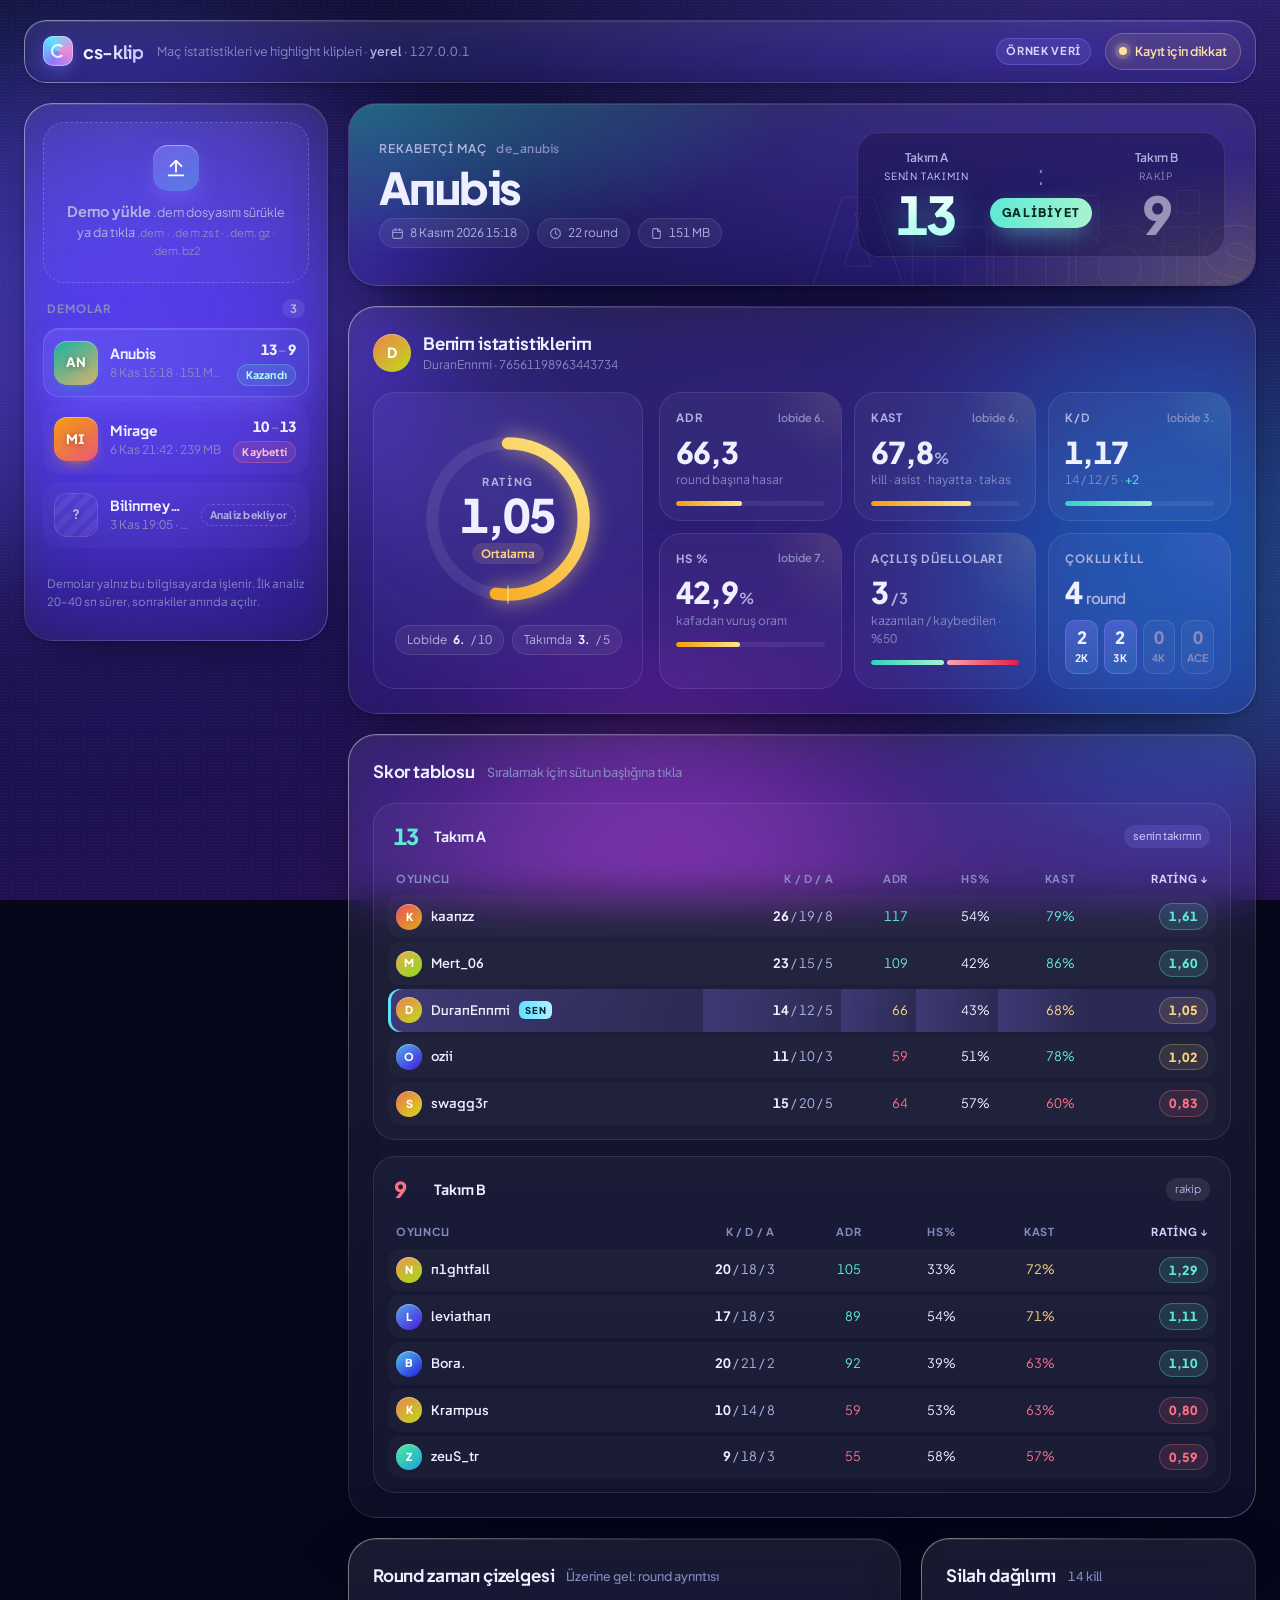
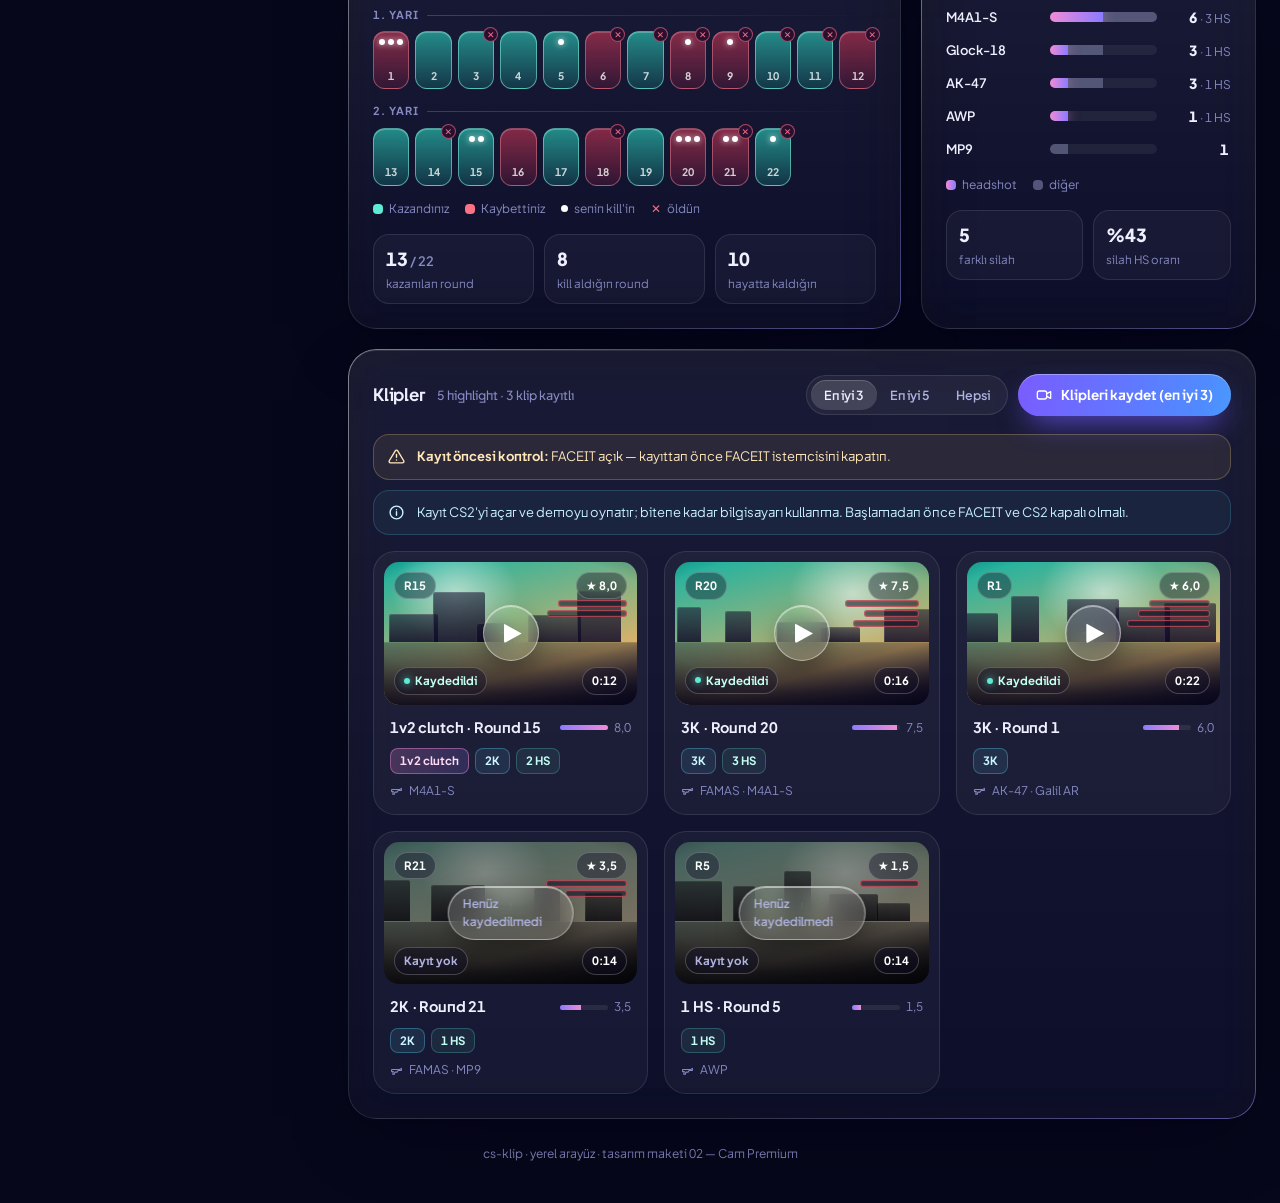
<file: tasarimlar/02-cam-premium.html>
<!doctype html>
<html lang="tr">
<head>
<meta charset="utf-8">
<meta name="viewport" content="width=device-width, initial-scale=1">
<title>cs-klip</title>
<link rel="preconnect" href="https://fonts.googleapis.com">
<link rel="preconnect" href="https://fonts.gstatic.com" crossorigin>
<link href="https://fonts.googleapis.com/css2?family=Plus+Jakarta+Sans:wght@400;500;600;700;800&display=swap" rel="stylesheet">
<style>
/* =========================================================
   cs-klip — Tasarım maketi 02: "Cam Premium"
   ========================================================= */
:root{
  --bg0:#06071a; --bg1:#0d0f30; --bg2:#1b1150; --bg3:#2a0f55;
  --cam:rgba(255,255,255,.055);
  --cam-2:rgba(255,255,255,.085);
  --cam-3:rgba(255,255,255,.12);
  --cizgi:rgba(255,255,255,.10);
  --cizgi-2:rgba(255,255,255,.18);
  --yazi:#eef0ff; --soluk:#b0b3e0; --silik:#868ac2;
  --vurgu:#8b7bff; --vurgu-2:#5ee1ff; --pembe:#f08bd6;
  --iyi:#5eead4; --orta:#fcd380; --kotu:#fb7185;
  --r-xl:28px; --r-lg:22px; --r-md:16px; --r-sm:11px;
  --bulanik:blur(22px) saturate(150%);
  --golge:0 24px 70px -28px rgba(3,2,22,.85), 0 2px 10px -4px rgba(3,2,22,.5);
  --gecis:cubic-bezier(.2,.7,.2,1);
  font-family:"Plus Jakarta Sans", "Inter", system-ui, -apple-system, "Segoe UI", sans-serif;
  color-scheme:dark;
}
*{box-sizing:border-box}
html{-webkit-text-size-adjust:100%}
body{
  margin:0; min-height:100vh; color:var(--yazi); font-size:14px; line-height:1.5;
  background:
    radial-gradient(1200px 700px at 85% -10%, rgba(120,90,255,.30), transparent 60%),
    radial-gradient(900px 600px at -10% 30%, rgba(40,120,255,.20), transparent 60%),
    linear-gradient(160deg, var(--bg1) 0%, var(--bg2) 55%, var(--bg3) 100%);
  background-color:var(--bg0);
  background-attachment:fixed;
  overflow-x:hidden;
  -webkit-font-smoothing:antialiased;
  font-feature-settings:"tnum" 1, "ss01" 1;
}
button,input,select{font:inherit;color:inherit}
button{cursor:pointer}
::selection{background:rgba(139,123,255,.45)}

/* ---- ışık lekeleri ---- */
.isiklar{position:fixed; inset:0; pointer-events:none; z-index:0; overflow:hidden}
.isik{position:absolute; border-radius:50%; filter:blur(90px); opacity:.55; mix-blend-mode:screen; animation:suz 26s ease-in-out infinite alternate}
.isik.a{width:520px; height:520px; left:-120px; top:8%; background:#6d4bff}
.isik.b{width:460px; height:460px; right:-140px; top:38%; background:#1fb8ff; opacity:.32; animation-duration:32s}
.isik.c{width:420px; height:420px; left:35%; bottom:-200px; background:#d14bd8; opacity:.30; animation-duration:38s}
@keyframes suz{0%{transform:translate(0,0) scale(1)}50%{transform:translate(60px,-40px) scale(1.08)}100%{transform:translate(-40px,50px) scale(.95)}}
.doku{position:fixed; inset:0; pointer-events:none; z-index:0; opacity:.06;
  background-image:radial-gradient(rgba(255,255,255,.9) .6px, transparent .7px); background-size:3px 3px}

/* ---- cam kart ---- */
.cam{
  position:relative; border-radius:var(--r-xl);
  background:linear-gradient(180deg, rgba(255,255,255,.085), rgba(255,255,255,.035));
  border:1px solid var(--cizgi);
  -webkit-backdrop-filter:var(--bulanik); backdrop-filter:var(--bulanik);
  box-shadow:var(--golge), inset 0 1px 0 rgba(255,255,255,.10);
}
.cam::before{
  content:""; position:absolute; inset:-1px; border-radius:inherit; padding:1px; pointer-events:none;
  background:linear-gradient(135deg, rgba(255,255,255,.42), rgba(255,255,255,0) 32%, rgba(255,255,255,0) 68%, rgba(139,123,255,.45));
  -webkit-mask:linear-gradient(#000 0 0) content-box, linear-gradient(#000 0 0);
  -webkit-mask-composite:xor; mask-composite:exclude;
}

/* ---- iskelet ---- */
.kabuk{position:relative; z-index:1; max-width:1480px; margin:0 auto; padding:20px 24px 40px}
.ustbar{display:flex; align-items:center; gap:14px; padding:12px 14px 12px 18px; border-radius:var(--r-lg); margin-bottom:20px}
.logo{display:flex; align-items:center; gap:10px; font-weight:800; font-size:18px; letter-spacing:-.02em; white-space:nowrap}
.logo-isaret{width:30px; height:30px; border-radius:10px; position:relative; flex:none;
  background:conic-gradient(from 210deg, var(--vurgu), var(--vurgu-2), var(--pembe), var(--vurgu));
  box-shadow:0 6px 20px -6px rgba(139,123,255,.9), inset 0 0 0 1px rgba(255,255,255,.35)}
.logo-isaret::after{content:""; position:absolute; inset:8px; border-radius:50%; border:2px solid rgba(255,255,255,.9); border-right-color:transparent}
.logo b{background:linear-gradient(90deg, #fff, #c9c3ff); -webkit-background-clip:text; background-clip:text; color:transparent}
.logo span{color:var(--soluk); font-weight:600}
.ustbar-orta{flex:1; min-width:0; color:var(--silik); font-size:12.5px; white-space:nowrap; overflow:hidden; text-overflow:ellipsis}
.ustbar-orta b{color:var(--soluk); font-weight:600}
.etiket-ornek{font-size:11px; font-weight:700; letter-spacing:.06em; text-transform:uppercase; color:#d9d3ff;
  padding:4px 9px; border-radius:999px; background:rgba(139,123,255,.18); border:1px solid rgba(139,123,255,.35)}
.kontrol-sar{position:relative}
.kontrol{display:flex; align-items:center; gap:8px; padding:8px 13px; border-radius:999px; font-size:12.5px; font-weight:600;
  background:rgba(252,211,128,.10); border:1px solid rgba(252,211,128,.28); color:#ffe2a6; transition:background .2s, transform .2s var(--gecis)}
.kontrol:hover{background:rgba(252,211,128,.16)}
.kontrol.hazir{background:rgba(94,234,212,.10); border-color:rgba(94,234,212,.3); color:#b8fff0}
.nokta{width:8px; height:8px; border-radius:50%; background:currentColor; box-shadow:0 0 0 4px rgba(252,211,128,.15), 0 0 12px currentColor; animation:nabiz 2.4s ease-in-out infinite}
@keyframes nabiz{50%{box-shadow:0 0 0 7px rgba(252,211,128,0), 0 0 12px currentColor}}
.acilir{position:absolute; right:0; top:calc(100% + 10px); width:min(320px, calc(100vw - 32px)); padding:14px 16px; border-radius:var(--r-md);
  background:rgba(22,18,60,.82); border:1px solid var(--cizgi-2); -webkit-backdrop-filter:var(--bulanik); backdrop-filter:var(--bulanik);
  box-shadow:var(--golge); font-size:13px; color:var(--soluk); z-index:30;
  opacity:0; transform:translateY(-6px) scale(.98); pointer-events:none; transition:opacity .2s, transform .25s var(--gecis)}
.acilir.acik{opacity:1; transform:none; pointer-events:auto}
.acilir h4{margin:0 0 6px; color:var(--yazi); font-size:13px}
.acilir ul{margin:0; padding-left:18px}

.izgara{display:grid; grid-template-columns:304px minmax(0,1fr); gap:20px; align-items:start}
.kenar{position:sticky; top:20px; display:flex; flex-direction:column; gap:16px; padding:18px; border-radius:var(--r-xl)}
.ana{display:flex; flex-direction:column; gap:20px; min-width:0}

/* ---- yükleme alanı ---- */
.birak{display:flex; flex-direction:column; align-items:center; text-align:center; gap:6px; padding:22px 16px; border-radius:var(--r-lg);
  border:1.5px dashed rgba(165,168,214,.35); background:radial-gradient(120% 90% at 50% 0%, rgba(139,123,255,.16), rgba(255,255,255,.02));
  cursor:pointer; transition:border-color .25s, background .25s, transform .25s var(--gecis); outline:none}
.birak:hover,.birak:focus-visible{border-color:rgba(139,123,255,.75); transform:translateY(-1px)}
.birak.uzerinde{border-color:var(--vurgu-2); background:radial-gradient(120% 90% at 50% 0%, rgba(94,225,255,.22), rgba(255,255,255,.04)); transform:scale(1.015)}
.birak-ikon{width:46px; height:46px; border-radius:15px; display:grid; place-items:center; margin-bottom:4px;
  background:linear-gradient(145deg, rgba(139,123,255,.55), rgba(94,225,255,.35)); box-shadow:0 10px 30px -10px rgba(139,123,255,.9), inset 0 1px 0 rgba(255,255,255,.4)}
.birak strong{font-size:14.5px}
.birak span{font-size:12.5px; color:var(--soluk)}
.birak small{font-size:11px; color:var(--silik); letter-spacing:.02em}
.yukleme{padding:12px 14px; border-radius:var(--r-md); background:var(--cam); border:1px solid var(--cizgi); font-size:12px}
.yukleme-ad{font-weight:600; white-space:nowrap; overflow:hidden; text-overflow:ellipsis; margin-bottom:8px}
.yukleme-yuzde{color:var(--soluk); margin-top:6px}
.yukleme.hata .yukleme-yuzde{color:var(--kotu)}
.cubuk{height:6px; border-radius:99px; background:rgba(255,255,255,.08); overflow:hidden}
.cubuk > i{display:block; height:100%; width:0; border-radius:inherit; background:linear-gradient(90deg, var(--vurgu), var(--vurgu-2)); box-shadow:0 0 14px rgba(94,225,255,.6); transition:width .25s ease}

/* ---- demo listesi ---- */
.kenar-baslik{display:flex; align-items:center; justify-content:space-between; font-size:11.5px; font-weight:700; letter-spacing:.09em; text-transform:uppercase; color:var(--silik); padding:0 4px}
.kenar-baslik em{font-style:normal; color:var(--soluk); background:var(--cam-2); border-radius:99px; padding:1px 8px; letter-spacing:0}
.demolar{list-style:none; margin:0; padding:0; display:flex; flex-direction:column; gap:8px}
.demo{display:grid; grid-template-columns:44px minmax(0,1fr) auto; gap:12px; align-items:center; padding:10px 12px 10px 10px; border-radius:var(--r-md);
  border:1px solid transparent; background:rgba(255,255,255,.025); cursor:pointer; transition:background .2s, border-color .2s, transform .25s var(--gecis); outline:none}
.demo:hover,.demo:focus-visible{background:rgba(255,255,255,.065); border-color:var(--cizgi); transform:translateX(2px)}
.demo.secili{background:linear-gradient(100deg, rgba(139,123,255,.26), rgba(94,225,255,.08)); border-color:rgba(139,123,255,.45);
  box-shadow:0 10px 30px -14px rgba(139,123,255,.8), inset 0 1px 0 rgba(255,255,255,.12)}
.harita-karo{width:44px; height:44px; border-radius:13px; display:grid; place-items:center; font-weight:800; font-size:13px; letter-spacing:.02em;
  background:linear-gradient(145deg, var(--c1), var(--c2)); color:rgba(255,255,255,.95); text-shadow:0 1px 6px rgba(0,0,0,.35);
  box-shadow:inset 0 1px 0 rgba(255,255,255,.35), 0 6px 16px -8px var(--c1)}
.harita-karo.bilinmiyor{background:repeating-linear-gradient(135deg, rgba(255,255,255,.08) 0 6px, rgba(255,255,255,.03) 6px 12px); color:var(--soluk); box-shadow:inset 0 0 0 1px var(--cizgi)}
.demo-ad{font-weight:700; font-size:14px; white-space:nowrap; overflow:hidden; text-overflow:ellipsis}
.demo-alt{font-size:12px; color:var(--silik); white-space:nowrap; overflow:hidden; text-overflow:ellipsis}
.demo-sag{display:flex; flex-direction:column; align-items:flex-end; gap:4px}
.demo-skor{font-weight:800; font-size:14px; letter-spacing:-.01em}
.sonuc-et{font-size:10.5px; font-weight:700; padding:2px 8px; border-radius:99px; letter-spacing:.02em; white-space:nowrap}
.sonuc-et.g{color:#b9fff1; background:rgba(94,234,212,.14); border:1px solid rgba(94,234,212,.3)}
.sonuc-et.m{color:#ffc4cd; background:rgba(251,113,133,.14); border:1px solid rgba(251,113,133,.3)}
.sonuc-et.b{color:var(--soluk); background:var(--cam-2); border:1px solid var(--cizgi)}
.sonuc-et.bekle{color:var(--soluk); background:transparent; border:1px dashed var(--cizgi-2)}
.klip-sayac{font-size:10.5px; color:#d8d2ff; display:inline-flex; align-items:center; gap:4px}
.kenar-not{font-size:11.5px; color:var(--silik); padding:0 4px; line-height:1.55}

/* ---- ortak ---- */
.bolum{padding:24px; border-radius:var(--r-xl)}
.bolum-baslik{display:flex; align-items:center; gap:12px; flex-wrap:wrap; margin:0 0 18px}
.bolum-baslik h2{margin:0; font-size:17px; font-weight:700; letter-spacing:-.01em}
.bolum-baslik .ek{color:var(--silik); font-size:12.5px; font-weight:500}
.bolum-baslik .bosluk{flex:1}
.gir{animation:gir .65s var(--gecis) both; animation-delay:calc(var(--i, 0) * 70ms)}
@keyframes gir{from{opacity:0; transform:translateY(12px)}}
.renk-iyi{color:var(--iyi)} .renk-kotu{color:var(--kotu)} .renk-orta{color:var(--orta)}

/* ---- maç başlığı ---- */
.mac{overflow:hidden; padding:28px 30px; display:grid; grid-template-columns:minmax(0,1fr) auto; gap:24px; align-items:center}
.mac-zemin{position:absolute; inset:0; border-radius:inherit; overflow:hidden; pointer-events:none}
.mac-zemin::before{content:""; position:absolute; inset:0;
  background:radial-gradient(70% 120% at 0% 0%, color-mix(in srgb, var(--c1) 45%, transparent), transparent 70%),
             radial-gradient(50% 100% at 100% 100%, color-mix(in srgb, var(--c2) 30%, transparent), transparent 70%)}
.mac-zemin::after{content:attr(data-ad); position:absolute; right:-10px; bottom:-38px; font-size:150px; font-weight:800; letter-spacing:-.06em; line-height:1;
  color:transparent; -webkit-text-stroke:1px rgba(255,255,255,.07); white-space:nowrap}
.mac-sol, .mac-sag{position:relative}
.mac-ust{display:flex; align-items:center; gap:10px; color:var(--soluk); font-size:12px; font-weight:600; letter-spacing:.08em; text-transform:uppercase}
.mac-ust code{font-family:inherit; color:var(--silik); letter-spacing:.02em; text-transform:none}
.mac-harita{margin:6px 0 8px; font-size:44px; line-height:1.05; font-weight:800; letter-spacing:-.035em}
.mac-meta{display:flex; flex-wrap:wrap; gap:8px}
.cip{display:inline-flex; align-items:center; gap:6px; padding:5px 11px; border-radius:99px; font-size:12px; color:var(--soluk);
  background:rgba(255,255,255,.06); border:1px solid var(--cizgi)}
.cip svg{opacity:.8}
.skorlar{display:flex; align-items:center; gap:18px; padding:16px 22px; border-radius:var(--r-lg); background:rgba(8,6,30,.28); border:1px solid var(--cizgi)}
.takim-skor{text-align:center; min-width:92px}
.takim-skor .ad{font-size:12px; color:var(--soluk); font-weight:600}
.takim-skor .biz-et{display:block; font-size:10px; color:#cfc8ff; letter-spacing:.08em; text-transform:uppercase; margin-top:2px}
.takim-skor .sk{font-size:52px; font-weight:800; line-height:1; letter-spacing:-.04em; margin-top:4px}
.takim-skor .sk.kazanan{background:linear-gradient(180deg, #fff, #b8fff1 70%); -webkit-background-clip:text; background-clip:text; color:transparent; filter:drop-shadow(0 4px 18px rgba(94,234,212,.45))}
.takim-skor .sk.kaybeden{color:rgba(238,240,255,.55)}
.skor-orta{display:flex; flex-direction:column; align-items:center; gap:10px}
.skor-orta .iki-nokta{font-size:28px; color:var(--silik); font-weight:300; line-height:1}
.sonuc{font-size:12px; font-weight:800; letter-spacing:.1em; text-transform:uppercase; padding:6px 12px; border-radius:99px; white-space:nowrap}
.sonuc.galibiyet{color:#062a24; background:linear-gradient(90deg, #5eead4, #a7f3d0); box-shadow:0 8px 24px -8px rgba(94,234,212,.8)}
.sonuc.maglubiyet{color:#3a0712; background:linear-gradient(90deg, #fb7185, #fda4af); box-shadow:0 8px 24px -8px rgba(251,113,133,.8)}
.sonuc.berabere{color:var(--yazi); background:var(--cam-3)}

/* ---- benim istatistiklerim ---- */
.oyuncu-ust{display:flex; align-items:center; gap:12px}
.avatar{width:38px; height:38px; flex:none; border-radius:50%; display:grid; place-items:center; font-weight:800; font-size:14px; color:#fff;
  background:linear-gradient(140deg, hsl(var(--h) 80% 62%), hsl(calc(var(--h) + 50) 80% 48%)); box-shadow:inset 0 1px 0 rgba(255,255,255,.35)}
.avatar.k{width:26px; height:26px; font-size:11px}
.oyuncu-ad{font-size:17px; font-weight:700; letter-spacing:-.01em}
.oyuncu-sid{font-size:12px; color:var(--silik)}
.performans{display:grid; grid-template-columns:270px minmax(0,1fr); gap:16px}
.halka-kutu{display:flex; flex-direction:column; align-items:center; justify-content:center; gap:14px; padding:22px 18px; border-radius:var(--r-lg);
  background:radial-gradient(90% 70% at 50% 30%, rgba(139,123,255,.20), rgba(255,255,255,.02)); border:1px solid var(--cizgi)}
.halka{position:relative; width:184px; height:184px}
.halka svg{width:100%; height:100%; transform:rotate(-90deg); overflow:visible}
.halka .iz{fill:none; stroke:rgba(255,255,255,.08); stroke-width:12}
.halka .dolu{fill:none; stroke-width:12; stroke-linecap:round; transition:stroke-dashoffset 1.4s var(--gecis); filter:drop-shadow(0 0 10px var(--parlama))}
.halka .tik{stroke:rgba(255,255,255,.35); stroke-width:2}
.halka-ic{position:absolute; inset:0; display:flex; flex-direction:column; align-items:center; justify-content:center}
.halka-ic .ad{font-size:11px; letter-spacing:.14em; text-transform:uppercase; color:var(--soluk); font-weight:700}
.halka-ic .deger{font-size:46px; font-weight:800; letter-spacing:-.04em; line-height:1.05}
.halka-ic .seviye{font-size:11.5px; font-weight:700; padding:2px 9px; border-radius:99px; margin-top:4px}
.seviye.iyi{color:var(--iyi); background:rgba(94,234,212,.12)}
.seviye.orta{color:var(--orta); background:rgba(252,211,128,.12)}
.seviye.kotu{color:var(--kotu); background:rgba(251,113,133,.12)}
.halka-alt{display:flex; gap:8px; flex-wrap:wrap; justify-content:center}
.karolar{display:grid; grid-template-columns:repeat(3, minmax(0,1fr)); gap:12px}
.karo{position:relative; padding:16px 16px 14px; border-radius:var(--r-lg); background:rgba(255,255,255,.04); border:1px solid var(--cizgi);
  overflow:hidden; transition:transform .3s var(--gecis), background .25s, border-color .25s}
.karo::after{content:""; position:absolute; inset:0; background:radial-gradient(60% 80% at 100% 0%, var(--isil, rgba(139,123,255,.16)), transparent 70%); opacity:.9; pointer-events:none}
.karo:hover{transform:translateY(-2px); background:rgba(255,255,255,.065); border-color:var(--cizgi-2)}
.karo.iyi{--isil:rgba(94,234,212,.16)} .karo.kotu{--isil:rgba(251,113,133,.16)} .karo.orta{--isil:rgba(252,211,128,.13)}
.karo-ad{display:flex; align-items:center; justify-content:space-between; font-size:11.5px; font-weight:700; letter-spacing:.08em; text-transform:uppercase; color:var(--soluk)}
.karo-ad .sira{font-size:11px; letter-spacing:0; text-transform:none; color:var(--silik); font-weight:600}
.karo-deger{font-size:30px; font-weight:800; letter-spacing:-.03em; line-height:1.15; margin-top:8px}
.karo-deger small{font-size:15px; font-weight:600; color:var(--soluk); margin-left:1px}
.karo-alt{font-size:12px; color:var(--silik); margin-top:2px}
.metre{height:5px; border-radius:99px; background:rgba(255,255,255,.07); margin-top:12px; overflow:hidden}
.metre i{display:block; height:100%; border-radius:inherit; width:0; transition:width 1.1s var(--gecis)}
.metre i.iyi{background:linear-gradient(90deg, #2dd4bf, #a7f3d0)}
.metre i.orta{background:linear-gradient(90deg, #f59e0b, #fde68a)}
.metre i.kotu{background:linear-gradient(90deg, #e11d48, #fda4af)}
.metre i.notr{background:linear-gradient(90deg, var(--vurgu), var(--vurgu-2))}
.duello{display:flex; height:5px; border-radius:99px; overflow:hidden; margin-top:12px; gap:3px}
.duello i{display:block; border-radius:99px}
.cok-kill{display:grid; grid-template-columns:repeat(4, minmax(0,1fr)); gap:6px; margin-top:10px}
.ck{text-align:center; padding:7px 0 6px; border-radius:10px; background:rgba(255,255,255,.04); border:1px solid var(--cizgi); color:var(--silik)}
.ck b{display:block; font-size:17px; font-weight:800; color:inherit; line-height:1.1}
.ck span{font-size:10.5px; font-weight:700; letter-spacing:.04em}
.ck.var{color:var(--yazi); background:linear-gradient(160deg, rgba(139,123,255,.35), rgba(94,225,255,.12)); border-color:rgba(139,123,255,.45)}

/* ---- skor tablosu ---- */
.tablolar{display:grid; grid-template-columns:repeat(auto-fit, minmax(min(100%, 460px), 1fr)); gap:16px}
.takim-kart{padding:16px 14px 10px; border-radius:var(--r-lg); background:rgba(255,255,255,.03); border:1px solid var(--cizgi); min-width:0}
.takim-baslik{display:flex; align-items:center; gap:10px; padding:0 6px 10px}
.takim-baslik .ts{font-size:22px; font-weight:800; letter-spacing:-.03em; min-width:30px}
.takim-baslik b{font-size:14px}
.takim-baslik .et{margin-left:auto; font-size:11px; color:var(--soluk); padding:3px 9px; border-radius:99px; background:var(--cam-2)}
.takim-baslik .et.biz{color:#d9d3ff; background:rgba(139,123,255,.2)}
table{width:100%; border-collapse:separate; border-spacing:0 4px; font-size:13px}
th{font-size:11px; font-weight:700; letter-spacing:.06em; text-transform:uppercase; color:var(--silik); text-align:right; padding:4px 8px; cursor:pointer; user-select:none; white-space:nowrap; transition:color .2s}
th:first-child, td:first-child{text-align:left}
th:hover{color:var(--soluk)}
th.sirali{color:#d9d3ff}
th.sirali::after{content:"↓"; margin-left:3px; font-size:10px}
th.sirali.artan::after{content:"↑"}
td{padding:8px; text-align:right; white-space:nowrap; background:rgba(255,255,255,.025); transition:background .2s}
td:first-child{border-radius:12px 0 0 12px; padding-left:8px}
td:last-child{border-radius:0 12px 12px 0}
tbody tr:hover td{background:rgba(255,255,255,.06)}
tr.ben td{background:linear-gradient(90deg, rgba(139,123,255,.30), rgba(139,123,255,.14)); }
tr.ben td:first-child{box-shadow:inset 3px 0 0 var(--vurgu-2)}
tr.ben td:last-child{background:rgba(139,123,255,.14)}
.oy-hucre{display:flex; align-items:center; gap:9px; min-width:0}
.oy-ad{font-weight:600; overflow:hidden; text-overflow:ellipsis; max-width:130px}
.sen-et{font-size:9.5px; font-weight:800; letter-spacing:.08em; padding:2px 6px; border-radius:6px; color:#06283a; background:linear-gradient(90deg, var(--vurgu-2), #b3f1ff)}
.kda{color:var(--soluk)} .kda b{color:var(--yazi); font-weight:700}
.rp{display:inline-block; min-width:48px; text-align:center; padding:3px 9px; border-radius:99px; font-weight:800; font-size:12.5px; border:1px solid}
.rp.iyi{color:var(--iyi); background:rgba(94,234,212,.12); border-color:rgba(94,234,212,.32)}
.rp.orta{color:var(--orta); background:rgba(252,211,128,.10); border-color:rgba(252,211,128,.28)}
.rp.kotu{color:var(--kotu); background:rgba(251,113,133,.11); border-color:rgba(251,113,133,.3)}

/* ---- round zaman çizelgesi + silahlar ---- */
.ikili{display:grid; grid-template-columns:minmax(0,1.65fr) minmax(0,1fr); gap:20px}
.yari{margin-bottom:14px}
.yari-ad{font-size:11px; font-weight:700; letter-spacing:.09em; text-transform:uppercase; color:var(--silik); margin-bottom:8px; display:flex; gap:8px; align-items:center}
.yari-ad::after{content:""; flex:1; height:1px; background:linear-gradient(90deg, var(--cizgi-2), transparent)}
.roundlar{display:grid; grid-template-columns:repeat(12, minmax(0,1fr)); gap:6px}
.rnd{position:relative; height:58px; border-radius:12px; display:flex; flex-direction:column; align-items:center; justify-content:space-between; padding:7px 0 5px;
  border:1px solid; cursor:default; transition:transform .25s var(--gecis), box-shadow .25s}
.rnd:hover{transform:translateY(-3px)}
.rnd.biz{background:linear-gradient(180deg, rgba(45,212,191,.62), rgba(20,140,130,.28)); border-color:rgba(130,245,225,.55); box-shadow:inset 0 1px 0 rgba(255,255,255,.25)}
.rnd.biz:hover{box-shadow:0 10px 24px -10px rgba(94,234,212,.8)}
.rnd.onlar{background:linear-gradient(180deg, rgba(244,63,94,.50), rgba(150,30,70,.22)); border-color:rgba(253,140,160,.45); box-shadow:inset 0 1px 0 rgba(255,255,255,.18)}
.rnd.onlar:hover{box-shadow:0 10px 24px -10px rgba(251,113,133,.8)}
.rnd-kill{display:flex; flex-wrap:wrap; justify-content:center; gap:3px; max-width:24px; min-height:14px; align-content:flex-start}
.rnd-kill i{width:6px; height:6px; border-radius:50%; background:#fff; box-shadow:0 0 6px rgba(255,255,255,.8)}
.rnd-no{font-size:10.5px; font-weight:700; color:rgba(255,255,255,.78)}
.rnd-olum{position:absolute; top:-5px; right:-5px; width:15px; height:15px; border-radius:50%; display:grid; place-items:center;
  background:#2a1030; border:1px solid rgba(251,113,133,.6); color:var(--kotu); font-size:9px; font-weight:800; line-height:1}
.lejant{display:flex; flex-wrap:wrap; gap:6px 16px; font-size:12px; color:var(--silik); margin-top:6px}
.lejant span{display:inline-flex; align-items:center; gap:6px}
.lejant i{width:10px; height:10px; border-radius:4px; display:inline-block}
.ozet-satir{display:grid; grid-template-columns:repeat(3, minmax(0,1fr)); gap:10px; margin-top:16px}
.ozet{padding:10px 12px; border-radius:var(--r-md); background:rgba(255,255,255,.035); border:1px solid var(--cizgi)}
.ozet b{display:block; font-size:18px; font-weight:800}
.ozet span{font-size:11.5px; color:var(--silik)}
.silahlar{display:flex; flex-direction:column; gap:12px}
.silah{display:grid; grid-template-columns:92px minmax(0,1fr) 62px; gap:12px; align-items:center}
.silah-ad{font-weight:600; font-size:13px; white-space:nowrap; overflow:hidden; text-overflow:ellipsis}
.silah-bar{height:10px; border-radius:99px; background:rgba(255,255,255,.06); display:flex; overflow:hidden}
.silah-bar i{display:block; height:100%; width:0; transition:width 1s var(--gecis)}
.silah-bar .hs{background:linear-gradient(90deg, var(--pembe), var(--vurgu)); box-shadow:0 0 12px rgba(240,139,214,.55)}
.silah-bar .gv{background:rgba(165,168,214,.38)}
.silah-sayi{text-align:right; font-size:12px; color:var(--silik); white-space:nowrap}
.silah-sayi b{color:var(--yazi); font-size:14px; font-weight:800; margin-right:3px}

/* ---- klipler ---- */
.kayit-kontrol{display:flex; align-items:center; gap:10px; flex-wrap:wrap}
.secim{display:inline-flex; padding:4px; border-radius:99px; background:rgba(255,255,255,.05); border:1px solid var(--cizgi)}
.secim button{border:0; background:transparent; padding:6px 13px; border-radius:99px; font-size:12.5px; font-weight:600; color:var(--soluk); transition:background .2s, color .2s}
.secim button:hover{color:var(--yazi)}
.secim button.aktif{background:rgba(255,255,255,.14); color:var(--yazi); box-shadow:inset 0 1px 0 rgba(255,255,255,.18)}
.secim button:disabled{cursor:not-allowed; opacity:.5}
.dugme{display:inline-flex; align-items:center; gap:9px; border:0; padding:11px 18px; border-radius:99px; font-weight:700; font-size:13.5px; color:#fff; white-space:nowrap;
  background:linear-gradient(100deg, #7a5cff, #4f8bff 55%, #38d6ff); background-size:160% 100%; background-position:0 0;
  box-shadow:0 12px 30px -10px rgba(110,92,255,.95), inset 0 1px 0 rgba(255,255,255,.35);
  transition:background-position .45s var(--gecis), transform .25s var(--gecis), box-shadow .25s}
.dugme:hover{background-position:100% 0; transform:translateY(-1px); box-shadow:0 16px 36px -10px rgba(110,92,255,1), inset 0 1px 0 rgba(255,255,255,.35)}
.dugme:active{transform:translateY(0) scale(.98)}
.dugme:disabled{cursor:progress; opacity:.75; transform:none}
.dugme.ikincil{background:rgba(255,255,255,.08); box-shadow:inset 0 0 0 1px var(--cizgi-2); color:var(--yazi)}
.uyarilar{display:grid; gap:10px; margin-bottom:16px}
.uyari{display:flex; gap:12px; align-items:flex-start; padding:12px 14px; border-radius:var(--r-md); font-size:13px; line-height:1.5}
.uyari svg{flex:none; margin-top:1px}
.uyari.dikkat{background:rgba(252,211,128,.08); border:1px solid rgba(252,211,128,.25); color:#ffe7b8}
.uyari.bilgi{background:rgba(94,225,255,.06); border:1px solid rgba(94,225,255,.18); color:#c9f3ff}
.uyari b{font-weight:700}
.ilerleme{padding:18px; border-radius:var(--r-lg); margin-bottom:18px; background:linear-gradient(120deg, rgba(139,123,255,.16), rgba(94,225,255,.06)); border:1px solid rgba(139,123,255,.32)}
.ilerleme.yeni{animation:gir .5s var(--gecis) both}
.ilerleme.bitti{background:linear-gradient(120deg, rgba(94,234,212,.14), rgba(94,234,212,.04)); border-color:rgba(94,234,212,.32)}
.ilerleme-ust{display:flex; align-items:center; gap:12px; flex-wrap:wrap}
.ilerleme-ust h3{margin:0; font-size:15px}
.ilerleme-ust .yuzde{margin-left:auto; font-size:22px; font-weight:800; letter-spacing:-.03em}
.ilerleme .cubuk{height:8px; margin:12px 0 14px}
.ilerleme .cubuk > i{position:relative; overflow:hidden}
.ilerleme:not(.bitti) .cubuk > i::after{content:""; position:absolute; inset:0; background:linear-gradient(90deg, transparent, rgba(255,255,255,.55), transparent); animation:parilti 1.4s linear infinite; transform:translateX(-100%)}
@keyframes parilti{to{transform:translateX(100%)}}
.ilerleme.bitti .cubuk > i{background:linear-gradient(90deg, #2dd4bf, #a7f3d0)}
.adimlar{display:flex; flex-wrap:wrap; gap:8px}
.adim{display:inline-flex; align-items:center; gap:7px; font-size:12px; padding:5px 11px 5px 7px; border-radius:99px; color:var(--silik); background:rgba(255,255,255,.04); border:1px solid var(--cizgi)}
.adim i{width:16px; height:16px; border-radius:50%; display:grid; place-items:center; font-style:normal; font-size:10px; border:1.5px solid currentColor}
.adim.tamam{color:#bdfdf0; border-color:rgba(94,234,212,.3)} .adim.tamam i{background:var(--iyi); border-color:var(--iyi); color:#05302a}
.adim.simdi{color:#fff; border-color:rgba(139,123,255,.6); background:rgba(139,123,255,.2)}
.adim.simdi i{border-color:rgba(255,255,255,.25); border-top-color:#fff; animation:don .8s linear infinite}
@keyframes don{to{transform:rotate(360deg)}}
.log-ac{margin-top:12px; background:none; border:0; padding:0; color:var(--soluk); font-size:12px; font-weight:600; display:inline-flex; gap:6px; align-items:center}
.log-ac:hover{color:var(--yazi)}
.log{margin:10px 0 0; max-height:150px; overflow:auto; padding:12px 14px; border-radius:var(--r-sm); background:rgba(4,3,20,.5); border:1px solid var(--cizgi);
  font:12px/1.7 ui-monospace, "Cascadia Mono", Consolas, monospace; color:#b9bce6; white-space:pre-wrap; word-break:break-word}
.klipler{display:grid; grid-template-columns:repeat(auto-fill, minmax(min(100%, 260px), 1fr)); gap:16px}
.klip{border-radius:var(--r-lg); padding:10px; background:rgba(255,255,255,.04); border:1px solid var(--cizgi);
  transition:transform .35s var(--gecis), border-color .3s, background .3s, box-shadow .35s}
.klip:hover{transform:translateY(-4px); border-color:rgba(139,123,255,.45); background:rgba(255,255,255,.065); box-shadow:0 22px 40px -22px rgba(110,92,255,.9)}
.kare{position:relative; aspect-ratio:16/9; border-radius:15px; overflow:hidden; isolation:isolate; cursor:pointer}
.zemin{position:absolute; inset:0; transition:transform .6s var(--gecis), filter .4s;
  background:
    radial-gradient(42% 60% at var(--gx) 22%, rgba(255,255,255,.55), rgba(255,255,255,0) 60%),
    linear-gradient(180deg, transparent 56%, rgba(8,6,28,.35) 56.4%, rgba(8,6,28,.9)),
    linear-gradient(165deg, var(--c1), var(--c2) 70%, #120c33)}
.klip:hover .zemin{transform:scale(1.06)}
.blok{position:absolute; bottom:44%; background:linear-gradient(180deg, rgba(14,10,40,.55), rgba(14,10,40,.85)); border-radius:2px 2px 0 0; box-shadow:inset 1px 1px 0 rgba(255,255,255,.12)}
.zemin::after{content:""; position:absolute; inset:0; background:radial-gradient(120% 90% at 50% 40%, transparent 50%, rgba(5,4,20,.7))}
.kare.yok .zemin{filter:saturate(.35) brightness(.62)}
.nisan{position:absolute; left:50%; top:50%; width:22px; height:22px; transform:translate(-50%,-50%); opacity:.55; pointer-events:none}
.nisan::before,.nisan::after{content:""; position:absolute; background:#9effc8; border-radius:1px}
.nisan::before{left:50%; top:0; bottom:0; width:2px; transform:translateX(-50%); -webkit-mask:linear-gradient(#000 0 38%, transparent 38% 62%, #000 62%); mask:linear-gradient(#000 0 38%, transparent 38% 62%, #000 62%)}
.nisan::after{top:50%; left:0; right:0; height:2px; transform:translateY(-50%); -webkit-mask:linear-gradient(90deg, #000 0 38%, transparent 38% 62%, #000 62%); mask:linear-gradient(90deg, #000 0 38%, transparent 38% 62%, #000 62%)}
.feed{position:absolute; right:10px; top:38px; display:flex; flex-direction:column; align-items:flex-end; gap:3px; pointer-events:none}
.feed i{display:block; height:7px; border-radius:3px; background:rgba(10,8,30,.55); border:1px solid rgba(255,90,110,.6); box-shadow:inset 0 0 0 1px rgba(255,255,255,.05)}
.kare-ust{position:absolute; left:10px; right:10px; top:10px; display:flex; justify-content:space-between; gap:6px; pointer-events:none}
.kare-alt{position:absolute; left:10px; right:10px; bottom:10px; display:flex; justify-content:space-between; align-items:center; gap:6px; pointer-events:none}
.cam-cip{display:inline-flex; align-items:center; gap:5px; padding:4px 9px; border-radius:99px; font-size:11.5px; font-weight:700; color:#fff;
  background:rgba(12,10,36,.38); border:1px solid rgba(255,255,255,.22); -webkit-backdrop-filter:blur(10px); backdrop-filter:blur(10px)}
.cam-cip.hazir{color:#c4fff3} .cam-cip.hazir::before{content:""; width:6px; height:6px; border-radius:50%; background:var(--iyi); box-shadow:0 0 8px var(--iyi)}
.cam-cip.sirada{color:#e2ddff}
.cam-cip.kaydediliyor{color:#fff; border-color:rgba(255,120,140,.6)} .cam-cip.kaydediliyor::before{content:""; width:7px; height:7px; border-radius:50%; background:#ff4d6d; animation:nabiz 1.2s infinite}
.cam-cip.yok{color:var(--soluk)}
.oynat{position:absolute; left:50%; top:50%; width:56px; height:56px; margin:-28px 0 0 -28px; border-radius:50%; border:1px solid rgba(255,255,255,.45);
  background:rgba(255,255,255,.16); -webkit-backdrop-filter:blur(12px) saturate(160%); backdrop-filter:blur(12px) saturate(160%);
  box-shadow:0 10px 30px -8px rgba(0,0,0,.6), inset 0 1px 0 rgba(255,255,255,.5); display:grid; place-items:center;
  transition:transform .35s var(--gecis), background .25s, box-shadow .3s}
.oynat::before{content:""; width:18px; height:20px; margin-left:4px; background:#fff; clip-path:polygon(0 0, 100% 50%, 0 100%); border-radius:2px}
.klip:hover .oynat{transform:scale(1.1); background:rgba(255,255,255,.26); box-shadow:0 0 0 8px rgba(255,255,255,.08), 0 14px 36px -8px rgba(110,92,255,.9), inset 0 1px 0 rgba(255,255,255,.5)}
.kare.yok .oynat{width:auto; height:auto; margin:0; transform:translate(-50%,-50%); padding:8px 14px; border-radius:99px; font-size:12px; font-weight:600; color:var(--soluk); cursor:default}
.kare.yok .oynat::before{display:none}
.klip:hover .kare.yok .oynat{transform:translate(-50%,-50%); box-shadow:none}
.kare.kayitta::after{content:""; position:absolute; inset:0; background:linear-gradient(100deg, transparent 30%, rgba(255,255,255,.18) 50%, transparent 70%); animation:parilti 1.6s linear infinite; transform:translateX(-100%); z-index:2}
.klip-govde{padding:12px 6px 4px}
.klip-ust{display:flex; align-items:center; justify-content:space-between; gap:8px}
.klip-baslik{font-weight:700; font-size:14.5px; letter-spacing:-.01em}
.klip-puan{display:flex; align-items:center; gap:6px; font-size:12px; color:var(--silik)}
.puan-cubuk{width:48px; height:5px; border-radius:99px; background:rgba(255,255,255,.08); overflow:hidden}
.puan-cubuk i{display:block; height:100%; background:linear-gradient(90deg, var(--vurgu), var(--pembe))}
.etiketler{display:flex; flex-wrap:wrap; gap:6px; margin:10px 0 8px}
.etk{font-size:11.5px; font-weight:700; padding:3px 9px; border-radius:8px; background:rgba(255,255,255,.06); border:1px solid var(--cizgi); color:var(--soluk)}
.etk.kill{color:#c9f6ff; background:rgba(94,225,255,.10); border-color:rgba(94,225,255,.3)}
.etk.clutch{color:#ffd9f4; background:linear-gradient(100deg, rgba(240,139,214,.22), rgba(139,123,255,.18)); border-color:rgba(240,139,214,.45)}
.etk.hs{color:#c4fff3; background:rgba(94,234,212,.08); border-color:rgba(94,234,212,.25)}
.klip-silah{font-size:12px; color:var(--silik); display:flex; align-items:center; gap:6px; min-width:0}
.klip-silah span{white-space:nowrap; overflow:hidden; text-overflow:ellipsis}
.bos-not{color:var(--silik); font-size:13px; padding:8px 0}

/* ---- analiz / boş durum ---- */
.bekleme{padding:70px 24px; text-align:center; display:flex; flex-direction:column; align-items:center; gap:10px}
.bekleme h2{margin:10px 0 0; font-size:20px}
.bekleme p{margin:0; color:var(--soluk); font-size:13.5px}
.donen{width:58px; height:58px; border-radius:50%; position:relative;
  background:conic-gradient(from 0deg, transparent, var(--vurgu), var(--vurgu-2)); animation:don 1s linear infinite;
  -webkit-mask:radial-gradient(circle, transparent 55%, #000 56%); mask:radial-gradient(circle, transparent 55%, #000 56%)}

/* ---- ipucu + modal ---- */
.ipucu{position:fixed; z-index:60; pointer-events:none; max-width:240px; padding:9px 12px; border-radius:12px; font-size:12px; line-height:1.55; color:var(--yazi);
  background:rgba(20,16,56,.86); border:1px solid var(--cizgi-2); -webkit-backdrop-filter:var(--bulanik); backdrop-filter:var(--bulanik); box-shadow:var(--golge)}
.ipucu b{font-weight:700}
.modal{position:fixed; inset:0; z-index:50; display:grid; place-items:center; padding:16px; background:rgba(4,3,20,.55);
  -webkit-backdrop-filter:blur(8px); backdrop-filter:blur(8px); opacity:0; pointer-events:none; transition:opacity .25s}
.modal.acik{opacity:1; pointer-events:auto}
.modal-ic{width:min(860px, 100%); padding:14px; border-radius:var(--r-xl); transform:translateY(14px) scale(.98); transition:transform .35s var(--gecis)}
.modal.acik .modal-ic{transform:none}
.modal .kare{cursor:default; border-radius:18px}
.oynatici{display:flex; align-items:center; gap:12px; padding:14px 6px 4px}
.oynatici .ilerle{flex:1; height:5px; border-radius:99px; background:rgba(255,255,255,.12); overflow:hidden}
.oynatici .ilerle i{display:block; width:34%; height:100%; background:linear-gradient(90deg, var(--vurgu), var(--vurgu-2))}
.oynatici small{color:var(--soluk); font-size:12px; white-space:nowrap}
.modal-alt{display:flex; flex-wrap:wrap; gap:8px 14px; align-items:center; justify-content:space-between; padding:8px 6px 4px; font-size:12.5px; color:var(--silik)}
.modal-alt code{font:12px ui-monospace, Consolas, monospace; color:var(--soluk); word-break:break-all}
.kapat{position:absolute; right:22px; top:22px; z-index:3; width:36px; height:36px; border-radius:50%; border:1px solid rgba(255,255,255,.3);
  background:rgba(12,10,36,.45); -webkit-backdrop-filter:blur(10px); backdrop-filter:blur(10px); font-size:18px; line-height:1; transition:background .2s, transform .2s}
.kapat:hover{background:rgba(255,255,255,.18); transform:rotate(90deg)}
.altbilgi{margin-top:26px; text-align:center; color:var(--silik); font-size:12px}

/* ---- duyarlı ---- */
@media (max-width:1240px){
  .ikili{grid-template-columns:1fr}
  .karolar{grid-template-columns:repeat(2, minmax(0,1fr))}
}
@media (max-width:1020px){
  .izgara{grid-template-columns:1fr}
  .kenar{position:relative; top:0; display:grid; grid-template-columns:minmax(0,1fr) minmax(0,1.3fr); align-items:start}
  .kenar .liste-sar{grid-column:2; grid-row:1 / span 3}
}
@media (max-width:860px){
  .performans{grid-template-columns:1fr}
  .halka-kutu{flex-direction:row; flex-wrap:wrap; gap:18px}
  .mac{grid-template-columns:1fr}
  .skorlar{justify-content:center}
}
@media (max-width:640px){
  .kabuk{padding:12px 16px 32px}
  .ustbar{padding:10px 10px 10px 14px; gap:10px; margin-bottom:14px}
  .ustbar-orta{display:none}
  .ustbar .bosluk-m{flex:1}
  .kontrol .uzun{display:none}
  .izgara{gap:14px}
  .ana{gap:14px}
  .kenar{display:flex; padding:14px; border-radius:var(--r-lg)}
  .birak{padding:16px 14px; flex-direction:row; text-align:left; gap:12px}
  .birak-ikon{margin:0; width:42px; height:42px; flex:none}
  .birak .birak-yazi{display:flex; flex-direction:column; min-width:0}
  .birak small{display:none}
  .bolum{padding:18px 16px; border-radius:var(--r-lg)}
  .mac{padding:22px 18px}
  .mac-harita{font-size:36px}
  .mac-zemin::after{font-size:96px; bottom:-22px}
  .skorlar{gap:10px; padding:14px 12px}
  .takim-skor{min-width:72px}
  .takim-skor .sk{font-size:42px}
  .halka-kutu{flex-direction:column}
  .halka{width:164px; height:164px}
  .karolar{gap:10px}
  .karo{padding:14px 12px 12px}
  .karo-deger{font-size:25px}
  .karo-ad .sira{display:none}
  .roundlar{grid-template-columns:repeat(6, minmax(0,1fr))}
  .ozet-satir{gap:8px}
  .ozet{padding:9px 10px}
  .ozet b{font-size:16px}
  .silah{grid-template-columns:78px minmax(0,1fr) 54px; gap:10px}
  .takim-kart{padding:12px 6px 6px}
  table{font-size:12.5px; table-layout:fixed}
  th{padding:4px 5px; letter-spacing:.02em; font-size:10.5px; overflow:hidden; text-overflow:clip}
  td{padding:7px 5px}
  td:first-child{overflow:hidden}
  th.c-kda{width:70px} th.c-adr{width:40px} th.c-kast{width:40px} th.c-r{width:56px}
  .gizle-m{display:none}
  .oy-hucre .avatar.k{display:none}
  .oy-ad{max-width:none; min-width:0}
  .sen-et{display:none}
  .rp{min-width:0; width:100%; padding:3px 0; font-size:12px}
  .bolum-baslik .bosluk{display:none}
  .kayit-kontrol{width:100%}
  .kayit-kontrol .dugme{flex:1; justify-content:center}
}
@media (max-width:380px){
  .karo-deger{font-size:22px}
  th.c-kda{width:64px} th.c-adr{width:36px} th.c-kast{width:36px} th.c-r{width:50px}
}
@media (prefers-reduced-motion:reduce){
  *,*::before,*::after{animation-duration:.01ms !important; animation-iteration-count:1 !important; transition-duration:.01ms !important}
}
</style>
</head>
<body>
<div class="isiklar" aria-hidden="true"><div class="isik a"></div><div class="isik b"></div><div class="isik c"></div></div>
<div class="doku" aria-hidden="true"></div>

<div class="kabuk">
  <header class="ustbar cam">
    <div class="logo"><span class="logo-isaret" aria-hidden="true"></span><b>cs-klip</b></div>
    <div class="ustbar-orta">Maç istatistikleri ve highlight klipleri · <b>yerel</b> · 127.0.0.1</div>
    <span class="bosluk-m"></span>
    <span class="etiket-ornek">örnek veri</span>
    <div class="kontrol-sar">
      <button class="kontrol" id="kontrol" aria-expanded="false" aria-controls="kontrolAcilir"><span class="nokta"></span><span id="kontrolMetin">Kontrol ediliyor…</span></button>
      <div class="acilir" id="kontrolAcilir" role="dialog"></div>
    </div>
  </header>

  <div class="izgara">
    <aside class="kenar cam">
      <label id="birak" class="birak" tabindex="0">
        <input id="dosyaSec" type="file" accept=".dem,.zst,.gz,.bz2" multiple hidden>
        <span class="birak-ikon" aria-hidden="true">
          <svg width="22" height="22" viewBox="0 0 24 24" fill="none" stroke="#fff" stroke-width="2" stroke-linecap="round" stroke-linejoin="round"><path d="M12 16V4"/><path d="m6 10 6-6 6 6"/><path d="M4 20h16"/></svg>
        </span>
        <span class="birak-yazi">
          <strong>Demo yükle</strong>
          <span>.dem dosyasını sürükle ya da tıkla</span>
          <small>.dem · .dem.zst · .dem.gz · .dem.bz2</small>
        </span>
      </label>
      <div id="yukleme" class="yukleme" hidden>
        <div class="yukleme-ad" id="yuklemeAd"></div>
        <div class="cubuk"><i id="yuklemeCubuk"></i></div>
        <div class="yukleme-yuzde" id="yuklemeYuzde"></div>
      </div>
      <div class="liste-sar">
        <div class="kenar-baslik" style="margin-bottom:10px">Demolar <em id="demoSayi">0</em></div>
        <ul id="demolar" class="demolar"></ul>
      </div>
      <p class="kenar-not">Demolar yalnız bu bilgisayarda işlenir. İlk analiz 20–40 sn sürer, sonrakiler anında açılır.</p>
    </aside>

    <main id="ana" class="ana"></main>
  </div>
  <div class="altbilgi">cs-klip · yerel arayüz · tasarım maketi 02 — Cam Premium</div>
</div>

<div id="ipucu" class="ipucu" hidden></div>
<div id="modal" class="modal" aria-hidden="true">
  <div class="modal-ic cam" role="dialog" aria-modal="true" aria-label="Klip önizleme" id="modalIc"></div>
</div>

<script>
(() => {
  'use strict';

  /* arayuz/ornek.json'un gömülü kopyası */
  const ORNEK = {"kontrol":{"hazir":false,"sorunlar":["FACEIT açık — kayıttan önce FACEIT istemcisini kapatın."]},"demolar":[{"id":"1-59cf10f2-8a41-4c3e-b0d7-2f61e9a8c512-1-1","ad":"1-59cf10f2-8a41-4c3e-b0d7-2f61e9a8c512-1-1.dem.zst","harita":"de_anubis","tarih":"2026-11-08T15:18:00","boyut_mb":151.2,"analiz_edildi":true,"klip_sayisi":3},{"id":"1-0b7e33a9-51d2-4f08-9c6e-a4d18e7f0233-1-1","ad":"1-0b7e33a9-51d2-4f08-9c6e-a4d18e7f0233-1-1.dem.gz","harita":"de_mirage","tarih":"2026-11-06T21:42:00","boyut_mb":238.7,"analiz_edildi":true,"klip_sayisi":0},{"id":"1-c41a9e07-7b3f-45d1-8e22-91f0b5d6ac48-1-1","ad":"1-c41a9e07-7b3f-45d1-8e22-91f0b5d6ac48-1-1.dem","harita":null,"tarih":"2026-11-03T19:05:00","boyut_mb":312.4,"analiz_edildi":false,"klip_sayisi":0}],"demo":{"1-59cf10f2-8a41-4c3e-b0d7-2f61e9a8c512-1-1":{"harita":"de_anubis","round_sayisi":22,"takimlar":[{"ad":"Takım A","skor":13,"kazandi":true},{"ad":"Takım B","skor":9,"kazandi":false}],"benim_takim":0,"oyuncu_steamid":"76561198963443734","oyuncular":[{"steamid":"76561198963443734","ad":"DuranEnnmi","takim":0,"kill":14,"death":12,"assist":5,"adr":66.3,"hs_yuzde":42.9,"kd":1.17,"kast":67.8,"rating":1.05,"acilis_kill":3,"acilis_death":3,"cok_kill":{"2":2,"3":2,"4":0,"5":0},"ben":true},{"steamid":"76561198104523311","ad":"kaanzz","takim":0,"kill":26,"death":19,"assist":8,"adr":117.2,"hs_yuzde":54.3,"kd":1.37,"kast":79.3,"rating":1.61,"acilis_kill":0,"acilis_death":4,"cok_kill":{"2":4,"3":1,"4":0,"5":0},"ben":false},{"steamid":"76561198877001245","ad":"Mert_06","takim":0,"kill":23,"death":15,"assist":5,"adr":108.7,"hs_yuzde":42.2,"kd":1.53,"kast":86.4,"rating":1.6,"acilis_kill":3,"acilis_death":0,"cok_kill":{"2":2,"3":0,"4":0,"5":0},"ben":false},{"steamid":"76561198230984410","ad":"swagg3r","takim":0,"kill":15,"death":20,"assist":5,"adr":64.4,"hs_yuzde":56.8,"kd":0.75,"kast":59.7,"rating":0.83,"acilis_kill":1,"acilis_death":0,"cok_kill":{"2":1,"3":0,"4":0,"5":0},"ben":false},{"steamid":"76561199012347766","ad":"ozii","takim":0,"kill":11,"death":10,"assist":3,"adr":59.2,"hs_yuzde":50.6,"kd":1.1,"kast":77.7,"rating":1.02,"acilis_kill":4,"acilis_death":4,"cok_kill":{"2":1,"3":0,"4":0,"5":0},"ben":false},{"steamid":"76561198341200987","ad":"n1ghtfall","takim":1,"kill":20,"death":18,"assist":3,"adr":104.7,"hs_yuzde":33.3,"kd":1.11,"kast":72.4,"rating":1.29,"acilis_kill":2,"acilis_death":3,"cok_kill":{"2":2,"3":0,"4":0,"5":0},"ben":false},{"steamid":"76561198455109823","ad":"Bora.","takim":1,"kill":20,"death":21,"assist":2,"adr":91.8,"hs_yuzde":38.9,"kd":0.95,"kast":63.1,"rating":1.1,"acilis_kill":4,"acilis_death":2,"cok_kill":{"2":2,"3":1,"4":0,"5":0},"ben":false},{"steamid":"76561198199887432","ad":"zeuS_tr","takim":1,"kill":9,"death":18,"assist":3,"adr":54.6,"hs_yuzde":58.2,"kd":0.5,"kast":57.4,"rating":0.59,"acilis_kill":4,"acilis_death":1,"cok_kill":{"2":0,"3":0,"4":0,"5":0},"ben":false},{"steamid":"76561198600123554","ad":"Krampus","takim":1,"kill":10,"death":14,"assist":8,"adr":58.7,"hs_yuzde":53.1,"kd":0.71,"kast":63.4,"rating":0.8,"acilis_kill":1,"acilis_death":4,"cok_kill":{"2":0,"3":0,"4":0,"5":0},"ben":false},{"steamid":"76561198777321009","ad":"leviathan","takim":1,"kill":17,"death":18,"assist":3,"adr":89.2,"hs_yuzde":54.4,"kd":0.94,"kast":70.6,"rating":1.11,"acilis_kill":1,"acilis_death":1,"cok_kill":{"2":1,"3":0,"4":0,"5":0},"ben":false}],"roundlar":[{"no":1,"kazanan_takim":1,"benim_kill":3,"ben_oldum":false,"neden":"ct_win"},{"no":2,"kazanan_takim":0,"benim_kill":0,"ben_oldum":false,"neden":"bomb_exploded"},{"no":3,"kazanan_takim":0,"benim_kill":0,"ben_oldum":true,"neden":"t_win"},{"no":4,"kazanan_takim":0,"benim_kill":0,"ben_oldum":false,"neden":"bomb_exploded"},{"no":5,"kazanan_takim":0,"benim_kill":1,"ben_oldum":false,"neden":"t_win"},{"no":6,"kazanan_takim":1,"benim_kill":0,"ben_oldum":true,"neden":"bomb_defused"},{"no":7,"kazanan_takim":0,"benim_kill":0,"ben_oldum":true,"neden":"t_win"},{"no":8,"kazanan_takim":1,"benim_kill":1,"ben_oldum":true,"neden":"ct_win"},{"no":9,"kazanan_takim":1,"benim_kill":1,"ben_oldum":true,"neden":"bomb_defused"},{"no":10,"kazanan_takim":0,"benim_kill":0,"ben_oldum":true,"neden":"t_win"},{"no":11,"kazanan_takim":0,"benim_kill":0,"ben_oldum":true,"neden":"t_win"},{"no":12,"kazanan_takim":1,"benim_kill":0,"ben_oldum":true,"neden":"ct_win"},{"no":13,"kazanan_takim":0,"benim_kill":0,"ben_oldum":false,"neden":"bomb_defused"},{"no":14,"kazanan_takim":0,"benim_kill":0,"ben_oldum":true,"neden":"bomb_defused"},{"no":15,"kazanan_takim":0,"benim_kill":2,"ben_oldum":false,"neden":"bomb_defused"},{"no":16,"kazanan_takim":1,"benim_kill":0,"ben_oldum":false,"neden":"t_win"},{"no":17,"kazanan_takim":0,"benim_kill":0,"ben_oldum":false,"neden":"target_saved"},{"no":18,"kazanan_takim":1,"benim_kill":0,"ben_oldum":true,"neden":"t_win"},{"no":19,"kazanan_takim":0,"benim_kill":0,"ben_oldum":false,"neden":"ct_win"},{"no":20,"kazanan_takim":1,"benim_kill":3,"ben_oldum":false,"neden":"bomb_exploded"},{"no":21,"kazanan_takim":1,"benim_kill":2,"ben_oldum":true,"neden":"t_win"},{"no":22,"kazanan_takim":0,"benim_kill":1,"ben_oldum":true,"neden":"ct_win"}],"silahlar":[{"silah":"m4a1_silencer","kill":6,"hs":3},{"silah":"glock","kill":3,"hs":1},{"silah":"ak47","kill":3,"hs":1},{"silah":"awp","kill":1,"hs":1},{"silah":"mp9","kill":1,"hs":0}]},"1-0b7e33a9-51d2-4f08-9c6e-a4d18e7f0233-1-1":{"harita":"de_mirage","round_sayisi":23,"takimlar":[{"ad":"Takım A","skor":10,"kazandi":false},{"ad":"Takım B","skor":13,"kazandi":true}],"benim_takim":0,"oyuncu_steamid":"76561198963443734","oyuncular":[{"steamid":"76561198963443734","ad":"DuranEnnmi","takim":0,"kill":19,"death":16,"assist":7,"adr":81.7,"hs_yuzde":47.4,"kd":1.19,"kast":79.1,"rating":1.27,"acilis_kill":4,"acilis_death":4,"cok_kill":{"2":4,"3":1,"4":1,"5":0},"ben":true},{"steamid":"76561198104523311","ad":"kaanzz","takim":0,"kill":19,"death":17,"assist":3,"adr":79.2,"hs_yuzde":52.7,"kd":1.12,"kast":77.1,"rating":1.21,"acilis_kill":3,"acilis_death":1,"cok_kill":{"2":0,"3":0,"4":0,"5":0},"ben":false},{"steamid":"76561198877001245","ad":"Mert_06","takim":0,"kill":21,"death":18,"assist":8,"adr":105.3,"hs_yuzde":35.2,"kd":1.17,"kast":69.6,"rating":1.31,"acilis_kill":2,"acilis_death":4,"cok_kill":{"2":1,"3":1,"4":0,"5":0},"ben":false},{"steamid":"76561198230984410","ad":"swagg3r","takim":0,"kill":14,"death":22,"assist":5,"adr":72.6,"hs_yuzde":53.2,"kd":0.64,"kast":50.8,"rating":0.7,"acilis_kill":4,"acilis_death":1,"cok_kill":{"2":1,"3":1,"4":0,"5":0},"ben":false},{"steamid":"76561199012347766","ad":"ozii","takim":0,"kill":11,"death":19,"assist":6,"adr":45.3,"hs_yuzde":57.7,"kd":0.58,"kast":56.2,"rating":0.62,"acilis_kill":4,"acilis_death":0,"cok_kill":{"2":0,"3":0,"4":0,"5":0},"ben":false},{"steamid":"76561198341200987","ad":"n1ghtfall","takim":1,"kill":26,"death":20,"assist":5,"adr":111.1,"hs_yuzde":35.9,"kd":1.3,"kast":78.1,"rating":1.52,"acilis_kill":5,"acilis_death":4,"cok_kill":{"2":4,"3":0,"4":0,"5":0},"ben":false},{"steamid":"76561198455109823","ad":"Bora.","takim":1,"kill":22,"death":20,"assist":5,"adr":107.7,"hs_yuzde":44.8,"kd":1.1,"kast":76.1,"rating":1.35,"acilis_kill":0,"acilis_death":4,"cok_kill":{"2":2,"3":0,"4":0,"5":0},"ben":false},{"steamid":"76561198199887432","ad":"zeuS_tr","takim":1,"kill":13,"death":11,"assist":7,"adr":59.9,"hs_yuzde":45.2,"kd":1.18,"kast":75.9,"rating":1.07,"acilis_kill":5,"acilis_death":4,"cok_kill":{"2":2,"3":0,"4":0,"5":0},"ben":false},{"steamid":"76561198600123554","ad":"Krampus","takim":1,"kill":14,"death":14,"assist":8,"adr":73.8,"hs_yuzde":51.6,"kd":1.0,"kast":72.2,"rating":1.06,"acilis_kill":0,"acilis_death":0,"cok_kill":{"2":0,"3":0,"4":0,"5":0},"ben":false},{"steamid":"76561198777321009","ad":"leviathan","takim":1,"kill":17,"death":19,"assist":3,"adr":82.4,"hs_yuzde":40.8,"kd":0.89,"kast":72.0,"rating":1.06,"acilis_kill":5,"acilis_death":0,"cok_kill":{"2":1,"3":0,"4":0,"5":0},"ben":false}],"roundlar":[{"no":1,"kazanan_takim":0,"benim_kill":0,"ben_oldum":true,"neden":"bomb_exploded"},{"no":2,"kazanan_takim":1,"benim_kill":3,"ben_oldum":true,"neden":"target_saved"},{"no":3,"kazanan_takim":1,"benim_kill":0,"ben_oldum":false,"neden":"bomb_defused"},{"no":4,"kazanan_takim":1,"benim_kill":1,"ben_oldum":true,"neden":"target_saved"},{"no":5,"kazanan_takim":0,"benim_kill":2,"ben_oldum":false,"neden":"bomb_exploded"},{"no":6,"kazanan_takim":1,"benim_kill":0,"ben_oldum":true,"neden":"target_saved"},{"no":7,"kazanan_takim":1,"benim_kill":0,"ben_oldum":true,"neden":"bomb_defused"},{"no":8,"kazanan_takim":1,"benim_kill":2,"ben_oldum":true,"neden":"bomb_defused"},{"no":9,"kazanan_takim":0,"benim_kill":0,"ben_oldum":true,"neden":"t_win"},{"no":10,"kazanan_takim":1,"benim_kill":1,"ben_oldum":true,"neden":"ct_win"},{"no":11,"kazanan_takim":1,"benim_kill":0,"ben_oldum":false,"neden":"ct_win"},{"no":12,"kazanan_takim":1,"benim_kill":0,"ben_oldum":true,"neden":"ct_win"},{"no":13,"kazanan_takim":0,"benim_kill":1,"ben_oldum":false,"neden":"bomb_defused"},{"no":14,"kazanan_takim":0,"benim_kill":1,"ben_oldum":true,"neden":"target_saved"},{"no":15,"kazanan_takim":0,"benim_kill":0,"ben_oldum":false,"neden":"bomb_defused"},{"no":16,"kazanan_takim":1,"benim_kill":0,"ben_oldum":true,"neden":"bomb_exploded"},{"no":17,"kazanan_takim":0,"benim_kill":0,"ben_oldum":true,"neden":"target_saved"},{"no":18,"kazanan_takim":1,"benim_kill":2,"ben_oldum":true,"neden":"t_win"},{"no":19,"kazanan_takim":0,"benim_kill":4,"ben_oldum":true,"neden":"ct_win"},{"no":20,"kazanan_takim":0,"benim_kill":0,"ben_oldum":true,"neden":"ct_win"},{"no":21,"kazanan_takim":1,"benim_kill":2,"ben_oldum":false,"neden":"bomb_exploded"},{"no":22,"kazanan_takim":0,"benim_kill":0,"ben_oldum":false,"neden":"target_saved"},{"no":23,"kazanan_takim":1,"benim_kill":0,"ben_oldum":true,"neden":"t_win"}],"silahlar":[{"silah":"m4a1_silencer","kill":7,"hs":3},{"silah":"awp","kill":4,"hs":2},{"silah":"ak47","kill":4,"hs":2},{"silah":"deagle","kill":3,"hs":1},{"silah":"usp_silencer","kill":1,"hs":1}]},"1-c41a9e07-7b3f-45d1-8e22-91f0b5d6ac48-1-1":{"harita":"de_inferno","round_sayisi":20,"takimlar":[{"ad":"Takım A","skor":13,"kazandi":true},{"ad":"Takım B","skor":7,"kazandi":false}],"benim_takim":0,"oyuncu_steamid":"76561198963443734","oyuncular":[{"steamid":"76561198963443734","ad":"DuranEnnmi","takim":0,"kill":17,"death":11,"assist":2,"adr":84.9,"hs_yuzde":47.1,"kd":1.55,"kast":82.1,"rating":1.38,"acilis_kill":0,"acilis_death":4,"cok_kill":{"2":4,"3":0,"4":1,"5":0},"ben":true},{"steamid":"76561198104523311","ad":"kaanzz","takim":0,"kill":16,"death":9,"assist":7,"adr":89.1,"hs_yuzde":61.2,"kd":1.78,"kast":80.0,"rating":1.42,"acilis_kill":0,"acilis_death":1,"cok_kill":{"2":2,"3":0,"4":0,"5":0},"ben":false},{"steamid":"76561198877001245","ad":"Mert_06","takim":0,"kill":21,"death":20,"assist":6,"adr":115.9,"hs_yuzde":38.0,"kd":1.05,"kast":77.2,"rating":1.4,"acilis_kill":0,"acilis_death":4,"cok_kill":{"2":2,"3":0,"4":0,"5":0},"ben":false},{"steamid":"76561198230984410","ad":"swagg3r","takim":0,"kill":7,"death":13,"assist":8,"adr":40.6,"hs_yuzde":32.6,"kd":0.54,"kast":55.9,"rating":0.6,"acilis_kill":1,"acilis_death":1,"cok_kill":{"2":0,"3":0,"4":0,"5":0},"ben":false},{"steamid":"76561199012347766","ad":"ozii","takim":0,"kill":19,"death":12,"assist":3,"adr":111.1,"hs_yuzde":53.8,"kd":1.58,"kast":89.9,"rating":1.59,"acilis_kill":5,"acilis_death":2,"cok_kill":{"2":1,"3":1,"4":0,"5":0},"ben":false},{"steamid":"76561198341200987","ad":"n1ghtfall","takim":1,"kill":14,"death":19,"assist":7,"adr":76.2,"hs_yuzde":59.7,"kd":0.74,"kast":61.1,"rating":0.88,"acilis_kill":2,"acilis_death":4,"cok_kill":{"2":0,"3":0,"4":0,"5":0},"ben":false},{"steamid":"76561198455109823","ad":"Bora.","takim":1,"kill":15,"death":11,"assist":2,"adr":87.2,"hs_yuzde":60.4,"kd":1.36,"kast":80.6,"rating":1.29,"acilis_kill":4,"acilis_death":3,"cok_kill":{"2":0,"3":0,"4":0,"5":0},"ben":false},{"steamid":"76561198199887432","ad":"zeuS_tr","takim":1,"kill":11,"death":13,"assist":4,"adr":51.0,"hs_yuzde":40.9,"kd":0.85,"kast":68.1,"rating":0.87,"acilis_kill":0,"acilis_death":1,"cok_kill":{"2":1,"3":0,"4":0,"5":0},"ben":false},{"steamid":"76561198600123554","ad":"Krampus","takim":1,"kill":13,"death":19,"assist":3,"adr":67.6,"hs_yuzde":43.6,"kd":0.68,"kast":62.6,"rating":0.81,"acilis_kill":2,"acilis_death":0,"cok_kill":{"2":0,"3":0,"4":0,"5":0},"ben":false},{"steamid":"76561198777321009","ad":"leviathan","takim":1,"kill":13,"death":18,"assist":6,"adr":72.1,"hs_yuzde":54.4,"kd":0.72,"kast":65.9,"rating":0.89,"acilis_kill":0,"acilis_death":4,"cok_kill":{"2":2,"3":0,"4":0,"5":0},"ben":false}],"roundlar":[{"no":1,"kazanan_takim":1,"benim_kill":1,"ben_oldum":false,"neden":"ct_win"},{"no":2,"kazanan_takim":0,"benim_kill":2,"ben_oldum":false,"neden":"t_win"},{"no":3,"kazanan_takim":0,"benim_kill":0,"ben_oldum":true,"neden":"bomb_exploded"},{"no":4,"kazanan_takim":1,"benim_kill":0,"ben_oldum":false,"neden":"bomb_defused"},{"no":5,"kazanan_takim":0,"benim_kill":0,"ben_oldum":false,"neden":"bomb_exploded"},{"no":6,"kazanan_takim":1,"benim_kill":1,"ben_oldum":false,"neden":"ct_win"},{"no":7,"kazanan_takim":0,"benim_kill":2,"ben_oldum":false,"neden":"bomb_exploded"},{"no":8,"kazanan_takim":1,"benim_kill":0,"ben_oldum":true,"neden":"ct_win"},{"no":9,"kazanan_takim":0,"benim_kill":0,"ben_oldum":false,"neden":"t_win"},{"no":10,"kazanan_takim":0,"benim_kill":0,"ben_oldum":true,"neden":"t_win"},{"no":11,"kazanan_takim":0,"benim_kill":0,"ben_oldum":true,"neden":"t_win"},{"no":12,"kazanan_takim":1,"benim_kill":4,"ben_oldum":true,"neden":"ct_win"},{"no":13,"kazanan_takim":0,"benim_kill":0,"ben_oldum":true,"neden":"bomb_defused"},{"no":14,"kazanan_takim":0,"benim_kill":2,"ben_oldum":false,"neden":"bomb_defused"},{"no":15,"kazanan_takim":0,"benim_kill":0,"ben_oldum":true,"neden":"bomb_defused"},{"no":16,"kazanan_takim":1,"benim_kill":1,"ben_oldum":true,"neden":"t_win"},{"no":17,"kazanan_takim":1,"benim_kill":1,"ben_oldum":true,"neden":"t_win"},{"no":18,"kazanan_takim":0,"benim_kill":0,"ben_oldum":false,"neden":"bomb_defused"},{"no":19,"kazanan_takim":0,"benim_kill":2,"ben_oldum":true,"neden":"bomb_defused"},{"no":20,"kazanan_takim":0,"benim_kill":1,"ben_oldum":true,"neden":"target_saved"}],"silahlar":[{"silah":"ak47","kill":7,"hs":3},{"silah":"m4a1_silencer","kill":4,"hs":2},{"silah":"deagle","kill":3,"hs":1},{"silah":"famas","kill":2,"hs":1},{"silah":"glock","kill":1,"hs":1}]}},"klipler":{"1-59cf10f2-8a41-4c3e-b0d7-2f61e9a8c512-1-1":{"highlightlar":[{"round":15,"score":8.0,"labels":["1v2 clutch","2K","2 HS"],"weapons":["m4a1_silencer"],"saniye":12,"klip":"/klip/anubis_59cf10f2_R15_1v2-clutch.mp4"},{"round":20,"score":7.5,"labels":["3K","3 HS"],"weapons":["famas","m4a1_silencer"],"saniye":16,"klip":"/klip/anubis_59cf10f2_R20_3k.mp4"},{"round":1,"score":6,"labels":["3K"],"weapons":["ak47","galilar"],"saniye":22,"klip":"/klip/anubis_59cf10f2_R1_3k.mp4"},{"round":21,"score":3.5,"labels":["2K","1 HS"],"weapons":["famas","mp9"],"saniye":14,"klip":null},{"round":5,"score":1.5,"labels":["1 HS"],"weapons":["awp"],"saniye":14,"klip":null}],"kayit":{"durum":"bos","mesaj":"","satirlar":[]}},"1-0b7e33a9-51d2-4f08-9c6e-a4d18e7f0233-1-1":{"highlightlar":[{"round":19,"score":13.0,"labels":["4K","3 HS","hızlı"],"weapons":["deagle","famas","m4a1_silencer"],"saniye":15,"klip":null},{"round":2,"score":7.5,"labels":["3K","3 HS"],"weapons":["ak47","deagle","galilar"],"saniye":18,"klip":null},{"round":8,"score":4.0,"labels":["2K","2 HS"],"weapons":["ak47","deagle"],"saniye":10,"klip":null},{"round":18,"score":3.5,"labels":["2K","1 HS"],"weapons":["deagle","m4a1_silencer"],"saniye":18,"klip":null},{"round":5,"score":3,"labels":["2K"],"weapons":["ak47"],"saniye":18,"klip":null}],"kayit":{"durum":"bos","mesaj":"","satirlar":[]}},"1-c41a9e07-7b3f-45d1-8e22-91f0b5d6ac48-1-1":{"highlightlar":[{"round":7,"score":11.0,"labels":["1v3 clutch","2K","2 HS"],"weapons":["tec9"],"saniye":21,"klip":null},{"round":12,"score":10.5,"labels":["4K","1 HS"],"weapons":["ak47","galilar"],"saniye":19,"klip":null},{"round":2,"score":8.5,"labels":["1v2 clutch","2K","smoke arkası"],"weapons":["ak47"],"saniye":19,"klip":null},{"round":14,"score":5.5,"labels":["2K","2 HS","smoke arkası"],"weapons":["deagle","m4a1_silencer"],"saniye":10,"klip":null},{"round":19,"score":3.5,"labels":["2K","1 HS"],"weapons":["m4a1_silencer","mp9"],"saniye":11,"klip":null}],"kayit":{"durum":"bos","mesaj":"","satirlar":[]}}}};
  const v = JSON.parse(JSON.stringify(ORNEK));

  const UZANTI = /\.dem(\.(zst|gz|bz2))?$/i;
  const NEDEN = {
    t_win: "T'ler rakibi eledi", ct_win: "CT'ler rakibi eledi", bomb_exploded: 'Bomba patladı',
    bomb_defused: 'Bomba imha edildi', target_saved: 'Süre doldu, hedef korundu', time_ran_out: 'Süre doldu',
    t_surrender: "T'ler teslim oldu", ct_surrender: "CT'ler teslim oldu", draw: 'Berabere',
  };
  const SILAH = {
    ak47: 'AK-47', m4a1: 'M4A4', m4a1_silencer: 'M4A1-S', awp: 'AWP', deagle: 'Desert Eagle',
    usp_silencer: 'USP-S', glock: 'Glock-18', hkp2000: 'P2000', p250: 'P250', tec9: 'Tec-9',
    fiveseven: 'Five-SeveN', cz75a: 'CZ75-Auto', elite: 'Dual Berettas', revolver: 'R8',
    galilar: 'Galil AR', famas: 'FAMAS', sg556: 'SG 553', aug: 'AUG', ssg08: 'SSG 08',
    scar20: 'SCAR-20', g3sg1: 'G3SG1', mac10: 'MAC-10', mp9: 'MP9', mp7: 'MP7', mp5sd: 'MP5-SD',
    ump45: 'UMP-45', p90: 'P90', bizon: 'PP-Bizon', nova: 'Nova', xm1014: 'XM1014',
    mag7: 'MAG-7', sawedoff: 'Sawed-Off', m249: 'M249', negev: 'Negev', taser: 'Zeus x27',
    knife: 'Bıçak', hegrenade: 'El bombası', inferno: 'Molotof', molotov: 'Molotof', incgrenade: 'Yangın bombası',
  };
  const HARITA_RENK = {
    anubis: ['#17b3a3', '#d8b26a'], mirage: ['#f59e0b', '#e8577a'], inferno: ['#ef4444', '#f59e0b'],
    dust2: ['#e3b46a', '#b9783f'], nuke: ['#38bdf8', '#6366f1'], ancient: ['#22c55e', '#0e7490'],
    vertigo: ['#60a5fa', '#a78bfa'], overpass: ['#34d399', '#3b82f6'], train: ['#94a3b8', '#f59e0b'],
    _: ['#8b7bff', '#38bdf8'],
  };
  const ADIMLAR = ['Kontrol', 'CS Demo Manager', 'CS2', 'Kayıt', 'Bitti'];

  const durum = { secili: null, sira: { anahtar: 'rating', azalan: true }, enIyi: 3, kayit: {}, analizNo: 0, logAcik: false };

  /* ---------- yardımcılar ---------- */
  const $ = (id) => document.getElementById(id);
  const esc = (s) => String(s ?? '').replace(/[&<>"']/g, (c) => ({ '&': '&amp;', '<': '&lt;', '>': '&gt;', '"': '&quot;', "'": '&#39;' }[c]));
  const sayi = (x, o = 0) => (x == null || isNaN(x)) ? '–'
    : Number(x).toLocaleString('tr-TR', { minimumFractionDigits: o, maximumFractionDigits: o });
  const kisa = (h) => String(h || '').replace(/^(de|cs|ar)_/, '');
  const haritaAd = (h) => { if (!h) return null; const a = kisa(h).replace(/_/g, ' '); return a.charAt(0).toUpperCase() + a.slice(1); };
  const renk = (h) => HARITA_RENK[kisa(h)] || HARITA_RENK._;
  const silahAd = (s) => SILAH[s] || String(s || '?').replace(/^weapon_/, '');
  const nedenAd = (n) => NEDEN[n] || String(n || 'bilinmiyor').replace(/_/g, ' ');
  const sinif = (d, iyi, kotu) => d == null ? '' : d >= iyi ? 'iyi' : d < kotu ? 'kotu' : 'orta';
  const ratingSinif = (r) => sinif(r, 1.1, 0.9);
  const hue = (s) => { let h = 0; for (const c of String(s)) h = (h * 31 + c.charCodeAt(0)) % 360; return h; };
  const tohum = (n) => () => { n = (n * 9301 + 49297) % 233280; return n / 233280; };
  function tarihYaz(t, uzun) {
    if (!t) return '';
    const d = new Date(t);
    if (isNaN(d)) return String(t);
    const s = uzun ? { day: 'numeric', month: 'long', year: 'numeric', hour: '2-digit', minute: '2-digit' }
      : { day: 'numeric', month: 'short', hour: '2-digit', minute: '2-digit' };
    return d.toLocaleString('tr-TR', s);
  }
  const benBul = (s) => (s.oyuncular || []).find((o) => o.ben)
    || (s.oyuncular || []).find((o) => String(o.steamid) === String(s.oyuncu_steamid)) || null;
  function sonucu(s) {
    const ben = benBul(s);
    const biz = s.benim_takim ?? (ben ? ben.takim : 0);
    const t = s.takimlar || [];
    const a = (t[biz] || {}).skor ?? 0, b = (t[1 - biz] || {}).skor ?? 0;
    return { biz, a, b, tur: a > b ? 'galibiyet' : a < b ? 'maglubiyet' : 'berabere', ad: a > b ? 'Galibiyet' : a < b ? 'Mağlubiyet' : 'Berabere' };
  }
  const IKON = {
    takvim: '<svg width="13" height="13" viewBox="0 0 24 24" fill="none" stroke="currentColor" stroke-width="2" stroke-linecap="round"><rect x="3" y="5" width="18" height="16" rx="3"/><path d="M3 10h18M8 3v4M16 3v4"/></svg>',
    round: '<svg width="13" height="13" viewBox="0 0 24 24" fill="none" stroke="currentColor" stroke-width="2" stroke-linecap="round"><circle cx="12" cy="12" r="9"/><path d="M12 7v5l3 2"/></svg>',
    dosya: '<svg width="13" height="13" viewBox="0 0 24 24" fill="none" stroke="currentColor" stroke-width="2" stroke-linecap="round" stroke-linejoin="round"><path d="M14 3H7a2 2 0 0 0-2 2v14a2 2 0 0 0 2 2h10a2 2 0 0 0 2-2V8z"/><path d="M14 3v5h5"/></svg>',
    dikkat: '<svg width="17" height="17" viewBox="0 0 24 24" fill="none" stroke="currentColor" stroke-width="2" stroke-linecap="round" stroke-linejoin="round"><path d="M10.3 3.9 1.8 18a2 2 0 0 0 1.7 3h17a2 2 0 0 0 1.7-3L13.7 3.9a2 2 0 0 0-3.4 0z"/><path d="M12 9v4M12 17h.01"/></svg>',
    bilgi: '<svg width="17" height="17" viewBox="0 0 24 24" fill="none" stroke="currentColor" stroke-width="2" stroke-linecap="round"><circle cx="12" cy="12" r="9"/><path d="M12 11v5M12 8h.01"/></svg>',
    kayit: '<svg width="16" height="16" viewBox="0 0 24 24" fill="none" stroke="currentColor" stroke-width="2" stroke-linecap="round" stroke-linejoin="round"><rect x="2" y="6" width="14" height="12" rx="3"/><path d="m16 10 6-3v10l-6-3"/></svg>',
    silah: '<svg width="13" height="13" viewBox="0 0 24 24" fill="none" stroke="currentColor" stroke-width="2" stroke-linecap="round" stroke-linejoin="round"><path d="M3 10h15l3-2v4h-6l-2 3H9l-1 4H5l1-5H3z"/></svg>',
    klip: '<svg width="11" height="11" viewBox="0 0 24 24" fill="currentColor"><path d="M8 5v14l11-7z"/></svg>',
  };

  /* ---------- kontrol ---------- */
  function kontrolCiz() {
    const k = v.kontrol || { hazir: true, sorunlar: [] };
    const sorunlar = k.sorunlar || [];
    const hazir = k.hazir && !sorunlar.length;
    $('kontrol').classList.toggle('hazir', hazir);
    $('kontrolMetin').innerHTML = hazir ? 'Kayıt hazır' : '<span class="uzun">Kayıt için </span>dikkat';
    $('kontrolAcilir').innerHTML = hazir ? '<h4>Kayıt öncesi kontrol</h4>Her şey hazır. Klip kaydı başlatılabilir.'
      : `<h4>Kayıt öncesi kontrol</h4><ul>${sorunlar.map((s) => `<li>${esc(s)}</li>`).join('')}</ul>`;
  }

  /* ---------- demo listesi ---------- */
  function listeCiz() {
    $('demoSayi').textContent = v.demolar.length;
    $('demolar').innerHTML = v.demolar.map((d) => {
      const s = v.demo[d.id];
      const ad = haritaAd(d.harita);
      const [c1, c2] = renk(d.harita);
      let sag;
      if (d.analiz_edildi && s) {
        const r = sonucu(s);
        const et = r.tur === 'galibiyet' ? ['g', 'Kazandı'] : r.tur === 'maglubiyet' ? ['m', 'Kaybetti'] : ['b', 'Berabere'];
        sag = `<span class="demo-skor">${r.a}<span style="color:var(--silik);font-weight:500"> – </span>${r.b}</span><span class="sonuc-et ${et[0]}">${et[1]}</span>`;
      } else {
        sag = '<span class="sonuc-et bekle">Analiz bekliyor</span>';
      }
      const klip = d.klip_sayisi > 0 ? ` · <span class="klip-sayac">${IKON.klip}${d.klip_sayisi} klip</span>` : '';
      return `<li class="demo${d.id === durum.secili ? ' secili' : ''}" data-id="${esc(d.id)}" tabindex="0" title="${esc(d.ad)}">
        <span class="harita-karo${ad ? '' : ' bilinmiyor'}" style="--c1:${c1};--c2:${c2}">${ad ? esc(ad.slice(0, 2).toUpperCase()) : '?'}</span>
        <span style="min-width:0"><div class="demo-ad">${esc(ad || 'Bilinmeyen harita')}</div>
          <div class="demo-alt">${esc(tarihYaz(d.tarih))} · ${sayi(d.boyut_mb, 0)} MB${klip}</div></span>
        <span class="demo-sag">${sag}</span></li>`;
    }).join('');
  }

  /* ---------- demo açma ---------- */
  function demoAc(id) {
    const no = ++durum.analizNo;
    durum.secili = id;
    listeCiz();
    const d = v.demolar.find((x) => x.id === id);
    if (!d) return;
    if (!d.analiz_edildi) {
      const bas = Date.now();
      $('ana').innerHTML = `<section class="cam bolum bekleme gir"><div class="donen"></div>
        <h2>Demo analiz ediliyor…</h2><p>İlk analiz 20–40 saniye sürebilir. Sonrakiler anında açılır.</p>
        <p id="gecen" style="color:var(--silik);font-size:12px"></p></section>`;
      const sayac = setInterval(() => { const el = $('gecen'); if (el) el.textContent = `${Math.floor((Date.now() - bas) / 1000)} sn`; }, 500);
      setTimeout(() => {
        clearInterval(sayac);
        d.analiz_edildi = true;
        d.harita = v.demo[id] && v.demo[id].harita;
        if (no !== durum.analizNo) { listeCiz(); return; }
        listeCiz();
        anaCiz();
      }, 2600);
      return;
    }
    anaCiz();
  }

  /* ---------- ana görünüm ---------- */
  function anaCiz() {
    const id = durum.secili;
    const s = v.demo[id];
    const d = v.demolar.find((x) => x.id === id);
    const ben = benBul(s);
    const r = sonucu(s);
    const t = s.takimlar || [];
    const [c1, c2] = renk(s.harita);
    const ad = haritaAd(s.harita) || 'Bilinmeyen harita';
    const roundSay = s.round_sayisi ?? (s.roundlar || []).length;

    $('ana').innerHTML = `
      <section class="cam mac gir" style="--i:0;--c1:${c1};--c2:${c2}">
        <div class="mac-zemin" data-ad="${esc(ad)}"></div>
        <div class="mac-sol">
          <div class="mac-ust">Rekabetçi maç <code>${esc(s.harita || '')}</code></div>
          <div class="mac-harita">${esc(ad)}</div>
          <div class="mac-meta">
            <span class="cip">${IKON.takvim}${esc(tarihYaz(d && d.tarih, true))}</span>
            <span class="cip">${IKON.round}${roundSay} round</span>
            ${d ? `<span class="cip" title="${esc(d.ad)}">${IKON.dosya}${sayi(d.boyut_mb, 0)} MB</span>` : ''}
          </div>
        </div>
        <div class="mac-sag">
          <div class="skorlar">
            <div class="takim-skor"><div class="ad">${esc((t[r.biz] || {}).ad || 'Takımın')}</div><span class="biz-et">senin takımın</span>
              <div class="sk ${r.a >= r.b ? 'kazanan' : 'kaybeden'}">${r.a}</div></div>
            <div class="skor-orta"><span class="iki-nokta">:</span><span class="sonuc ${r.tur}">${r.ad}</span></div>
            <div class="takim-skor"><div class="ad">${esc((t[1 - r.biz] || {}).ad || 'Rakip')}</div><span class="biz-et" style="color:var(--silik)">rakip</span>
              <div class="sk ${r.b > r.a ? 'kazanan' : 'kaybeden'}">${r.b}</div></div>
          </div>
        </div>
      </section>
      ${ben ? performansCiz(ben, s) : '<section class="cam bolum"><p class="bos-not">Bu demoda oyuncu bulunamadı (oyuncu_steamid eşleşmedi).</p></section>'}
      <section class="cam bolum gir" style="--i:2">
        <div class="bolum-baslik"><h2>Skor tablosu</h2><span class="ek">Sıralamak için sütun başlığına tıkla</span></div>
        <div class="tablolar" id="tablolar"></div>
      </section>
      <div class="ikili">
        <section class="cam bolum gir" style="--i:3">
          <div class="bolum-baslik"><h2>Round zaman çizelgesi</h2><span class="ek">Üzerine gel: round ayrıntısı</span></div>
          ${zamanCiz(s, r.biz)}
        </section>
        <section class="cam bolum gir" style="--i:4">
          <div class="bolum-baslik"><h2>Silah dağılımı</h2><span class="ek">${ben ? ben.kill + ' kill' : ''}</span></div>
          ${silahCiz(s.silahlar || [])}
        </section>
      </div>
      <section class="cam bolum gir" style="--i:5" id="klipBolum">
        <div class="bolum-baslik">
          <h2>Klipler</h2><span class="ek" id="klipOzet"></span><span class="bosluk"></span>
          <div class="kayit-kontrol">
            <div class="secim" id="enIyiSecim" role="group" aria-label="Kaç klip kaydedilsin">
              <button data-n="3">En iyi 3</button><button data-n="5">En iyi 5</button><button data-n="0">Hepsi</button>
            </div>
            <button class="dugme" id="kaydetDugme">${IKON.kayit}<span id="kaydetMetin">Klipleri kaydet</span></button>
          </div>
        </div>
        <div class="uyarilar" id="uyarilar"></div>
        <div id="ilerlemeKutu"></div>
        <div class="klipler" id="klipListe"></div>
      </section>`;

    tablolariCiz();
    uyariCiz();
    klipCiz();
    $('kaydetDugme').onclick = kaydet;
    $('enIyiSecim').onclick = (e) => {
      const b = e.target.closest('button[data-n]');
      if (!b || b.disabled) return;
      durum.enIyi = Number(b.dataset.n);
      klipCiz();
    };
    $('tablolar').onclick = (e) => {
      const th = e.target.closest('th[data-k]');
      if (!th) return;
      const k = th.dataset.k;
      durum.sira = durum.sira.anahtar === k ? { anahtar: k, azalan: !durum.sira.azalan } : { anahtar: k, azalan: k !== 'ad' };
      tablolariCiz();
    };
    // halka ve çubuklar: ilk karede boş, sonra hedefe dolsun
    requestAnimationFrame(() => requestAnimationFrame(() => {
      document.querySelectorAll('[data-hedef-dash]').forEach((el) => { el.style.strokeDashoffset = el.dataset.hedefDash; });
      document.querySelectorAll('[data-w]').forEach((el) => { el.style.width = el.dataset.w; });
    }));
  }

  function performansCiz(o, s) {
    const hepsi = s.oyuncular || [];
    const takim = hepsi.filter((x) => x.takim === o.takim);
    const sira = (k, liste = hepsi) => 1 + liste.filter((x) => (x[k] ?? -1) > (o[k] ?? -1)).length;
    const rs = ratingSinif(o.rating);
    const RENK = { iyi: ['#2dd4bf', '#a7f3d0', 'rgba(94,234,212,.7)'], orta: ['#f59e0b', '#fde68a', 'rgba(252,211,128,.6)'], kotu: ['#e11d48', '#fda4af', 'rgba(251,113,133,.7)'] }[rs];
    const R = 74, CEV = 2 * Math.PI * R;
    const oran = Math.max(0, Math.min(1, (o.rating || 0) / 2));
    const seviye = { iyi: 'Güçlü maç', orta: 'Ortalama', kotu: 'Zayıf maç' }[rs];
    const ck = o.cok_kill || {};
    const ac = (o.acilis_kill ?? 0), ad = (o.acilis_death ?? 0), at = ac + ad;
    const fark = o.kill - o.death;
    const metre = (w, c) => `<div class="metre"><i class="${c || 'notr'}" data-w="${Math.max(2, Math.min(100, w)).toFixed(1)}%"></i></div>`;
    const karo = (i, adi, siraHtml, deger, alt, c, ekHtml) => `<div class="karo ${c || ''} gir" style="--i:${i}">
        <div class="karo-ad">${adi}${siraHtml ? `<span class="sira">${siraHtml}</span>` : ''}</div>
        <div class="karo-deger">${deger}</div>${alt ? `<div class="karo-alt">${alt}</div>` : ''}${ekHtml || ''}</div>`;
    const adrC = sinif(o.adr, 85, 65), kastC = sinif(o.kast, 75, 65), kdC = sinif(o.kd, 1.1, 0.9), hsC = sinif(o.hs_yuzde, 50, 30);
    const acC = ac > ad ? 'iyi' : ac < ad ? 'kotu' : 'orta';
    return `<section class="cam bolum gir" style="--i:1">
      <div class="bolum-baslik">
        <div class="oyuncu-ust"><span class="avatar" style="--h:${hue(o.ad)}">${esc(o.ad.charAt(0).toUpperCase())}</span>
          <div><div class="oyuncu-ad">Benim istatistiklerim</div><div class="oyuncu-sid">${esc(o.ad)} · ${esc(o.steamid)}</div></div></div>
      </div>
      <div class="performans">
        <div class="halka-kutu">
          <div class="halka" style="--parlama:${RENK[2]}">
            <svg viewBox="0 0 180 180" aria-hidden="true">
              <defs><linearGradient id="halkaRenk" x1="0" y1="0" x2="1" y2="1"><stop offset="0" stop-color="${RENK[0]}"/><stop offset="1" stop-color="${RENK[1]}"/></linearGradient></defs>
              <circle class="iz" cx="90" cy="90" r="${R}"/>
              <circle class="dolu" cx="90" cy="90" r="${R}" stroke="url(#halkaRenk)" stroke-dasharray="${CEV.toFixed(2)}" stroke-dashoffset="${CEV.toFixed(2)}" data-hedef-dash="${(CEV * (1 - oran)).toFixed(2)}"/>
              <line class="tik" x1="${90 - R - 9}" y1="90" x2="${90 - R + 9}" y2="90"><title>1,00</title></line>
            </svg>
            <div class="halka-ic"><span class="ad">Rating</span><span class="deger">${sayi(o.rating, 2)}</span><span class="seviye ${rs}">${seviye}</span></div>
          </div>
          <div class="halka-alt">
            <span class="cip">Lobide <b style="color:var(--yazi)">${sira('rating')}.</b> / ${hepsi.length}</span>
            <span class="cip">Takımda <b style="color:var(--yazi)">${sira('rating', takim)}.</b> / ${takim.length}</span>
          </div>
        </div>
        <div class="karolar">
          ${karo(1, 'ADR', `lobide ${sira('adr')}.`, sayi(o.adr, 1), 'round başına hasar', adrC, metre(o.adr / 150 * 100, adrC))}
          ${karo(2, 'KAST', `lobide ${sira('kast')}.`, `${sayi(o.kast, 1)}<small>%</small>`, 'kill · asist · hayatta · takas', kastC, metre(o.kast, kastC))}
          ${karo(3, 'K/D', `lobide ${sira('kd')}.`, sayi(o.kd, 2),
            `${o.kill} / ${o.death} / ${o.assist} · <span class="${fark > 0 ? 'renk-iyi' : fark < 0 ? 'renk-kotu' : ''}">${fark > 0 ? '+' : ''}${fark}</span>`, kdC, metre(o.kd / 2 * 100, kdC))}
          ${karo(4, 'HS %', `lobide ${sira('hs_yuzde')}.`, `${sayi(o.hs_yuzde, 1)}<small>%</small>`, 'kafadan vuruş oranı', hsC, metre(o.hs_yuzde, hsC))}
          ${karo(5, 'Açılış düelloları', '', `${ac}<small> / ${ad}</small>`, at ? `kazanılan / kaybedilen · %${Math.round(ac / at * 100)}` : 'açılış düellosu yok', acC,
            `<div class="duello">${at ? `<i style="flex:${ac || 0.0001};background:linear-gradient(90deg,#2dd4bf,#a7f3d0)"></i><i style="flex:${ad || 0.0001};background:linear-gradient(90deg,#fda4af,#e11d48)"></i>` : '<i style="flex:1;background:rgba(255,255,255,.07)"></i>'}</div>`)}
          ${karo(6, 'Çoklu kill', '', `${(ck['2'] || 0) + (ck['3'] || 0) + (ck['4'] || 0) + (ck['5'] || 0)}<small> round</small>`, '', '',
            `<div class="cok-kill">${[['2', '2K'], ['3', '3K'], ['4', '4K'], ['5', 'ACE']].map(([k, a]) => `<div class="ck${ck[k] ? ' var' : ''}"><b>${ck[k] || 0}</b><span>${a}</span></div>`).join('')}</div>`)}
        </div>
      </div>
    </section>`;
  }

  const SUTUNLAR = [['ad', 'Oyuncu', 'c-ad'], ['kill', 'K / D / A', 'c-kda'], ['adr', 'ADR', 'c-adr'], ['hs_yuzde', 'HS%', 'c-hs gizle-m'], ['kast', 'KAST', 'c-kast'], ['rating', 'Rating', 'c-r']];
  function tablolariCiz() {
    const s = v.demo[durum.secili];
    const r = sonucu(s);
    const { anahtar, azalan } = durum.sira;
    const sirala = (a, b) => {
      const x = a[anahtar], y = b[anahtar];
      const c = anahtar === 'ad' ? String(x).localeCompare(String(y), 'tr') : (x ?? -1) - (y ?? -1);
      return azalan ? -c : c;
    };
    $('tablolar').innerHTML = [r.biz, 1 - r.biz].map((ti) => {
      const takim = (s.takimlar || [])[ti] || { ad: `Takım ${ti + 1}`, skor: '' };
      const liste = (s.oyuncular || []).filter((o) => o.takim === ti).sort(sirala);
      const skorRenk = takim.kazandi ? 'var(--iyi)' : (s.takimlar || []).some((x) => x.kazandi) ? 'var(--kotu)' : 'var(--soluk)';
      return `<div class="takim-kart">
        <div class="takim-baslik"><span class="ts" style="color:${skorRenk}">${esc(takim.skor)}</span><b>${esc(takim.ad)}</b>
          <span class="et${ti === r.biz ? ' biz' : ''}">${ti === r.biz ? 'senin takımın' : 'rakip'}</span></div>
        <table><thead><tr>${SUTUNLAR.map(([k, a, c]) => `<th data-k="${k}" class="${c} ${k === anahtar ? 'sirali' + (azalan ? '' : ' artan') : ''}">${a}</th>`).join('')}</tr></thead>
        <tbody>${liste.map((o) => `<tr class="${o.ben ? 'ben' : ''}">
          <td><div class="oy-hucre"><span class="avatar k" style="--h:${hue(o.ad)}">${esc(o.ad.charAt(0).toUpperCase())}</span>
            <span class="oy-ad" title="${esc(o.ad)} · ${esc(o.steamid)}">${esc(o.ad)}</span>${o.ben ? '<span class="sen-et">SEN</span>' : ''}</div></td>
          <td class="kda"><b>${o.kill}</b> / ${o.death} / ${o.assist}</td>
          <td class="${'renk-' + sinif(o.adr, 85, 65)}">${sayi(o.adr, 0)}</td>
          <td class="gizle-m">${sayi(o.hs_yuzde, 0)}%</td>
          <td class="${'renk-' + sinif(o.kast, 75, 65)}">${sayi(o.kast, 0)}%</td>
          <td><span class="rp ${ratingSinif(o.rating)}">${sayi(o.rating, 2)}</span></td></tr>`).join('')}</tbody></table></div>`;
    }).join('');
  }

  function zamanCiz(s, biz) {
    const roundlar = [...(s.roundlar || [])].sort((a, b) => a.no - b.no);
    if (!roundlar.length) return '<p class="bos-not">Round bilgisi yok.</p>';
    let a = 0, b = 0;
    const kutu = (r) => {
      const kaz = r.kazanan_takim === biz;
      if (kaz) a++; else b++;
      const ip = [`<b>Round ${r.no}</b> — ${kaz ? 'kazandınız' : 'kaybettiniz'}`, nedenAd(r.neden), `Skor ${a}–${b}`];
      if (r.benim_kill) ip.push(`${r.benim_kill} kill`);
      if (r.ben_oldum) ip.push('Öldün'); else ip.push('Hayatta kaldın');
      return `<div class="rnd ${kaz ? 'biz' : 'onlar'}" data-ipucu="${esc(ip.join('\n'))}">
        <div class="rnd-kill">${'<i></i>'.repeat(Math.min(r.benim_kill || 0, 5))}</div>
        <div class="rnd-no">${r.no}</div>${r.ben_oldum ? '<span class="rnd-olum" aria-label="öldün">✕</span>' : ''}</div>`;
    };
    const gruplar = [['1. yarı', roundlar.filter((r) => r.no <= 12)], ['2. yarı', roundlar.filter((r) => r.no > 12 && r.no <= 24)], ['Uzatma', roundlar.filter((r) => r.no > 24)]]
      .filter(([, l]) => l.length);
    const html = gruplar.map(([ad, l]) => `<div class="yari"><div class="yari-ad">${ad}</div><div class="roundlar">${l.map(kutu).join('')}</div></div>`).join('');
    const killli = roundlar.filter((r) => r.benim_kill > 0).length;
    const hayatta = roundlar.filter((r) => !r.ben_oldum).length;
    const kazanilan = roundlar.filter((r) => r.kazanan_takim === biz).length;
    return `${html}
      <div class="lejant">
        <span><i style="background:var(--iyi)"></i>Kazandınız</span><span><i style="background:var(--kotu)"></i>Kaybettiniz</span>
        <span><i style="background:#fff;border-radius:50%;width:7px;height:7px"></i>senin kill'in</span>
        <span><span style="color:var(--kotu);font-weight:800">✕</span> öldün</span>
      </div>
      <div class="ozet-satir">
        <div class="ozet"><b>${kazanilan}<span style="color:var(--silik);font-weight:600;font-size:13px"> / ${roundlar.length}</span></b><span>kazanılan round</span></div>
        <div class="ozet"><b>${killli}</b><span>kill aldığın round</span></div>
        <div class="ozet"><b>${hayatta}</b><span>hayatta kaldığın</span></div>
      </div>`;
  }

  function silahCiz(silahlar) {
    if (!silahlar.length) return '<p class="bos-not">Bu maçta kill yok.</p>';
    const liste = [...silahlar].sort((a, b) => b.kill - a.kill);
    const enCok = Math.max(...liste.map((x) => x.kill), 1);
    const toplam = liste.reduce((t, x) => t + x.kill, 0);
    const toplamHs = liste.reduce((t, x) => t + Math.min(x.hs || 0, x.kill), 0);
    return `<div class="silahlar">${liste.map((x) => {
      const hs = Math.min(x.hs || 0, x.kill);
      return `<div class="silah" data-ipucu="${esc(`<b>${silahAd(x.silah)}</b>\n${x.kill} kill · ${hs} headshot\nkill'lerinin %${Math.round(x.kill / toplam * 100)}'i`)}">
        <span class="silah-ad">${esc(silahAd(x.silah))}</span>
        <div class="silah-bar"><i class="hs" data-w="${(hs / enCok * 100).toFixed(1)}%"></i><i class="gv" data-w="${((x.kill - hs) / enCok * 100).toFixed(1)}%"></i></div>
        <span class="silah-sayi"><b>${x.kill}</b>${hs ? `· ${hs} HS` : ''}</span></div>`;
    }).join('')}</div>
    <div class="lejant" style="margin-top:16px"><span><i style="background:linear-gradient(90deg,var(--pembe),var(--vurgu))"></i>headshot</span><span><i style="background:rgba(165,168,214,.45)"></i>diğer</span></div>
    <div class="ozet-satir" style="grid-template-columns:repeat(2,minmax(0,1fr))">
      <div class="ozet"><b>${liste.length}</b><span>farklı silah</span></div>
      <div class="ozet"><b>%${toplam ? Math.round(toplamHs / toplam * 100) : 0}</b><span>silah HS oranı</span></div>
    </div>`;
  }

  /* ---------- klipler ---------- */
  function uyariCiz() {
    const el = $('uyarilar');
    if (!el) return;
    const sorunlar = (v.kontrol && v.kontrol.sorunlar) || [];
    el.innerHTML = (sorunlar.length ? `<div class="uyari dikkat">${IKON.dikkat}<div><b>Kayıt öncesi kontrol:</b> ${sorunlar.map(esc).join(' ')}</div></div>` : '')
      + `<div class="uyari bilgi">${IKON.bilgi}<div>Kayıt CS2'yi açar ve demoyu oynatır; bitene kadar bilgisayarı kullanma. Başlamadan önce FACEIT ve CS2 kapalı olmalı.</div></div>`;
  }

  function hedefler(id, n) {
    const sirali = [...v.klipler[id].highlightlar].sort((a, b) => b.score - a.score);
    return n > 0 ? sirali.slice(0, n) : sirali;
  }
  function baslik(h) {
    const ls = h.labels || [];
    return ls.find((l) => /clutch/i.test(l)) || ls.find((l) => /^(\dK|ACE)$/i.test(l)) || ls[0] || 'Highlight';
  }
  function sahne(h, id, buyuk) {
    const s = v.demo[id];
    const [c1, c2] = renk(s.harita);
    const rnd = tohum(h.round * 97 + (h.weapons || []).length * 13);
    let bloklar = '';
    const adet = buyuk ? 7 : 5;
    for (let i = 0; i < adet; i++) {
      const sol = (i / adet) * 100 + rnd() * 8 - 4;
      bloklar += `<i class="blok" style="left:${sol.toFixed(1)}%;width:${(8 + rnd() * 14).toFixed(1)}%;height:${(10 + rnd() * 26).toFixed(1)}%"></i>`;
    }
    const kill = Number(((h.labels || []).find((l) => /^\dK$/.test(l)) || '1K')[0]) || 1;
    const feed = Array.from({ length: Math.min(kill, 5) }, (_, i) => `<i style="width:${(54 + ((h.round * 7 + i * 11) % 30))}px"></i>`).join('');
    return { zemin: `<div class="zemin" style="--c1:${c1};--c2:${c2};--gx:${(18 + rnd() * 64).toFixed(0)}%">${bloklar}</div>`, feed: `<div class="feed">${feed}</div>` };
  }
  function etiketHtml(l) {
    const c = /clutch/i.test(l) ? 'clutch' : /^(\dK|ACE)$/i.test(l) ? 'kill' : /HS/.test(l) ? 'hs' : '';
    return `<span class="etk ${c}">${esc(l)}</span>`;
  }
  const sureYaz = (sn) => `0:${String(Math.round(sn || 0)).padStart(2, '0')}`;

  function klipCiz() {
    const id = durum.secili;
    if (!$('klipListe') || !v.klipler[id]) return;
    const k = v.klipler[id];
    const is = durum.kayit[id];
    const calisiyor = !!(is && is.durum === 'calisiyor');
    const hl = [...k.highlightlar].sort((a, b) => b.score - a.score);
    const enYuksek = Math.max(...hl.map((h) => h.score), 1);
    const klipli = hl.filter((h) => h.klip).length;
    $('klipOzet').textContent = `${hl.length} highlight · ${klipli} klip kayıtlı`;
    const n = durum.enIyi;
    const sayiYaz = n > 0 ? Math.min(n, hl.length) : hl.length;
    $('kaydetMetin').textContent = calisiyor ? 'Kayıt sürüyor…' : n > 0 ? `Klipleri kaydet (en iyi ${sayiYaz})` : `Klipleri kaydet (hepsi · ${sayiYaz})`;
    $('kaydetDugme').disabled = calisiyor;
    document.querySelectorAll('#enIyiSecim button').forEach((b) => { b.classList.toggle('aktif', Number(b.dataset.n) === n); b.disabled = calisiyor; });

    // ilerleme
    const kutu = $('ilerlemeKutu');
    if (is) {
      const toplam = 4 + is.hedef.length + 1;
      const yuzde = is.durum === 'bitti' ? 100 : Math.round(is.adim / toplam * 100);
      const asama = is.adim < 1 ? 0 : is.adim < 3 ? 1 : is.adim < 4 ? 2 : is.adim < 4 + is.hedef.length ? 3 : 4;
      const kayitli = Math.max(0, Math.min(is.hedef.length, is.adim - 4));
      const yeni = !kutu.firstElementChild;
      kutu.innerHTML = `<div class="ilerleme${is.durum === 'bitti' ? ' bitti' : ''}${yeni ? ' yeni' : ''}">
        <div class="ilerleme-ust"><h3>${is.durum === 'bitti' ? esc(is.mesaj) : `Kayıt sürüyor · ${kayitli} / ${is.hedef.length} klip`}</h3>
          <span class="yuzde">%${yuzde}</span></div>
        <div class="cubuk"><i style="width:${yuzde}%"></i></div>
        <div class="adimlar">${ADIMLAR.map((a, i) => {
          const c = is.durum === 'bitti' || i < asama ? 'tamam' : i === asama ? 'simdi' : '';
          return `<span class="adim ${c}"><i>${c === 'tamam' ? '✓' : ''}</i>${a}${i === 3 && is.hedef.length ? ` (${kayitli}/${is.hedef.length})` : ''}</span>`;
        }).join('')}</div>
        <button class="log-ac" id="logAc">${durum.logAcik ? '▾ Günlüğü gizle' : '▸ Günlüğü göster'} · ${is.satirlar.length} satır</button>
        ${durum.logAcik ? `<pre class="log" id="log">${esc(is.satirlar.join('\n'))}</pre>` : ''}
      </div>`;
      $('logAc').onclick = () => { durum.logAcik = !durum.logAcik; klipCiz(); };
      const log = $('log');
      if (log) log.scrollTop = log.scrollHeight;
    } else {
      kutu.innerHTML = '';
    }

    if (!hl.length) { $('klipListe').innerHTML = '<p class="bos-not">Bu maçta öne çıkan an bulunamadı.</p>'; return; }
    const ilkCizim = !$('klipListe').children.length; // yalnız ilk çizimde giriş animasyonu
    const hedefSet = new Set((is && is.durum === 'calisiyor' ? is.hedef : []).map((h) => h.round));
    $('klipListe').innerHTML = hl.map((h, i) => {
      let st = h.klip ? 'hazir' : 'yok';
      if (calisiyor && hedefSet.has(h.round)) {
        const sira = is.hedef.findIndex((x) => x.round === h.round);
        const simdiki = is.adim - 4;
        if (sira === simdiki) st = 'kaydediliyor';
        else if (sira > simdiki) st = h.klip ? 'hazir' : 'sirada';
      }
      const stAd = { hazir: 'Kaydedildi', yok: 'Kayıt yok', sirada: 'Sırada', kaydediliyor: 'Kaydediliyor' }[st];
      const sc = sahne(h, id);
      const oynatilir = !!h.klip;
      return `<article class="klip${ilkCizim ? ' gir' : ''}" style="--i:${i}">
        <div class="kare${oynatilir ? '' : ' yok'}${st === 'kaydediliyor' ? ' kayitta' : ''}" ${oynatilir ? `data-oynat="${h.round}" role="button" tabindex="0" aria-label="Round ${h.round} klibini aç"` : ''}>
          ${sc.zemin}<div class="nisan"></div>${sc.feed}
          <div class="kare-ust"><span class="cam-cip">R${esc(h.round)}</span><span class="cam-cip">★ ${sayi(h.score, 1)}</span></div>
          <div class="oynat">${oynatilir ? '' : (st === 'sirada' ? 'Sırada' : st === 'kaydediliyor' ? 'Kaydediliyor…' : 'Henüz kaydedilmedi')}</div>
          <div class="kare-alt"><span class="cam-cip ${st}">${stAd}</span><span class="cam-cip">${sureYaz(h.saniye)}</span></div>
        </div>
        <div class="klip-govde">
          <div class="klip-ust"><span class="klip-baslik">${esc(baslik(h))} · Round ${esc(h.round)}</span>
            <span class="klip-puan"><span class="puan-cubuk"><i style="width:${(h.score / enYuksek * 100).toFixed(0)}%"></i></span>${sayi(h.score, 1)}</span></div>
          <div class="etiketler">${(h.labels || []).map(etiketHtml).join('') || '<span class="etk">—</span>'}</div>
          <div class="klip-silah">${IKON.silah}<span>${(h.weapons || []).map((w) => esc(silahAd(w))).join(' · ')}</span></div>
        </div>
      </article>`;
    }).join('');
  }

  const ORNEK_LOG = ['Kayıt öncesi kontrol: tamam', 'CS Demo Manager başlatılıyor…', 'CS2 açılıyor (-insecure, 1920x1080)…', 'Demo yüklendi, oyuncu POV: {ad}'];
  function kaydet() {
    const id = durum.secili;
    const s = v.demo[id];
    const ben = benBul(s);
    const hedef = hedefler(id, durum.enIyi);
    if (!hedef.length) return;
    const is = { durum: 'calisiyor', adim: 0, hedef, satirlar: [], mesaj: '' };
    durum.kayit[id] = is;
    klipCiz();
    const tur = () => {
      is.adim++;
      if (is.adim <= 4) is.satirlar.push(ORNEK_LOG[is.adim - 1].replace('{ad}', ben ? ben.ad : '?'));
      else {
        const i = is.adim - 5;
        if (i < hedef.length) {
          const h = hedef[i];
          const dosya = `${kisa(s.harita) || 'demo'}_R${h.round}_${baslik(h).toLowerCase().replace(/\s+/g, '-')}.mp4`;
          is.satirlar.push(`Round ${h.round} kaydediliyor (${i + 1}/${hedef.length})…`, 'FFmpeg: NVENC h264 kodlama', `Klip yazıldı: ${dosya}`);
          if (!h.klip) h.klip = `/klip/${dosya}`;
        } else {
          is.satirlar.push('CS2 kapatılıyor', `Bitti: ${hedef.length} klip kaydedildi`);
          is.durum = 'bitti';
          is.mesaj = `${hedef.length} klip kaydedildi`;
          const d = v.demolar.find((x) => x.id === id);
          if (d) d.klip_sayisi = v.klipler[id].highlightlar.filter((h) => h.klip).length;
          listeCiz();
        }
      }
      if (durum.secili === id) klipCiz();
      if (is.durum === 'calisiyor') setTimeout(tur, is.adim < 4 ? 750 : 1300);
    };
    setTimeout(tur, 600);
  }

  /* ---------- modal ---------- */
  function modalAc(round) {
    const id = durum.secili;
    const h = v.klipler[id].highlightlar.find((x) => String(x.round) === String(round));
    if (!h) return;
    const sc = sahne(h, id, true);
    $('modalIc').innerHTML = `<button class="kapat" id="kapat" aria-label="Kapat">×</button>
      <div class="kare">${sc.zemin}<div class="nisan"></div>${sc.feed}
        <div class="kare-ust"><span class="cam-cip">R${esc(h.round)}</span><span></span></div>
        <div class="oynat"></div>
        <div class="kare-alt"><span class="cam-cip hazir">Kaydedildi</span><span class="cam-cip">${sureYaz(h.saniye)}</span></div></div>
      <div class="oynatici"><small>${sureYaz((h.saniye || 0) * 0.34)}</small><div class="ilerle"><i></i></div><small>${sureYaz(h.saniye)}</small></div>
      <div class="modal-alt"><span style="display:flex;gap:6px;flex-wrap:wrap">${(h.labels || []).map(etiketHtml).join('')}</span>
        <code>${esc(h.klip)}</code></div>
      <div class="modal-alt" style="padding-top:0">Örnek maket: video dosyası yok, gerçek arayüzde klip burada oynar.</div>`;
    $('modal').classList.add('acik');
    $('modal').setAttribute('aria-hidden', 'false');
    $('kapat').onclick = modalKapat;
    $('kapat').focus();
  }
  function modalKapat() { $('modal').classList.remove('acik'); $('modal').setAttribute('aria-hidden', 'true'); }

  /* ---------- yükleme (örnek) ---------- */
  function dosyalariAl(liste) {
    const dosyalar = [...liste];
    const gecerli = dosyalar.filter((f) => UZANTI.test(f.name));
    const gecersiz = dosyalar.filter((f) => !UZANTI.test(f.name));
    if (gecersiz.length) yuklemeDurum(gecersiz.map((f) => f.name).join(', '), 0, 'Desteklenmeyen dosya: yalnızca .dem, .dem.zst, .dem.gz, .dem.bz2', true);
    gecerli.reduce((p, f) => p.then(() => sahteYukle(f)), Promise.resolve());
  }
  function yuklemeDurum(ad, oran, metin, hata) {
    $('yukleme').hidden = false;
    $('yukleme').classList.toggle('hata', !!hata);
    $('yuklemeAd').textContent = ad;
    $('yuklemeCubuk').style.width = `${Math.round(oran * 100)}%`;
    $('yuklemeYuzde').textContent = metin;
  }
  function sahteYukle(f) {
    return new Promise((coz) => {
      const toplam = f.size || 150 * 1048576;
      let i = 0;
      const t = setInterval(() => {
        i++;
        const y = toplam * i / 20;
        yuklemeDurum(f.name, i / 20, `%${i * 5} · ${sayi(y / 1048576, 0)} / ${sayi(toplam / 1048576, 0)} MB`);
        if (i < 20) return;
        clearInterval(t);
        yuklemeDurum(f.name, 1, 'Yüklendi ✓');
        const kaynak = v.demolar[v.demolar.length - 1].id;
        const id = 'ornek-' + Date.now();
        v.demolar.unshift({ id, ad: f.name, harita: null, tarih: new Date().toISOString().slice(0, 19), boyut_mb: Math.round(toplam / 1e5) / 10, analiz_edildi: false, klip_sayisi: 0 });
        v.demo[id] = JSON.parse(JSON.stringify(v.demo[kaynak]));
        v.klipler[id] = JSON.parse(JSON.stringify(v.klipler[kaynak]));
        v.klipler[id].highlightlar.forEach((h) => { h.klip = null; });
        demoAc(id);
        coz();
      }, 70);
    });
  }

  /* ---------- olaylar ---------- */
  function kur() {
    const tip = $('ipucu');
    const ipucuGoster = (hedef, x, y) => {
      tip.innerHTML = hedef.dataset.ipucu.replace(/\n/g, '<br>');
      tip.hidden = false;
      const w = tip.offsetWidth, h = tip.offsetHeight;
      tip.style.left = `${Math.max(8, Math.min(x + 14, innerWidth - w - 8))}px`;
      tip.style.top = `${y + 18 + h > innerHeight ? y - h - 12 : y + 18}px`;
    };
    document.addEventListener('mousemove', (e) => {
      const hedef = e.target.closest && e.target.closest('[data-ipucu]');
      if (!hedef) { tip.hidden = true; return; }
      ipucuGoster(hedef, e.clientX, e.clientY);
    });
    document.addEventListener('touchstart', (e) => {
      const hedef = e.target.closest && e.target.closest('[data-ipucu]');
      if (!hedef) { tip.hidden = true; return; }
      const r = hedef.getBoundingClientRect();
      ipucuGoster(hedef, r.left, r.bottom - 10);
    }, { passive: true });
    addEventListener('scroll', () => { tip.hidden = true; }, true);

    $('demolar').addEventListener('click', (e) => { const li = e.target.closest('[data-id]'); if (li) demoAc(li.dataset.id); });
    $('demolar').addEventListener('keydown', (e) => {
      const li = e.target.closest('[data-id]');
      if (li && (e.key === 'Enter' || e.key === ' ')) { e.preventDefault(); demoAc(li.dataset.id); }
    });
    $('ana').addEventListener('click', (e) => { const k = e.target.closest('[data-oynat]'); if (k) modalAc(k.dataset.oynat); });
    $('ana').addEventListener('keydown', (e) => {
      const k = e.target.closest('[data-oynat]');
      if (k && (e.key === 'Enter' || e.key === ' ')) { e.preventDefault(); modalAc(k.dataset.oynat); }
    });
    $('modal').addEventListener('click', (e) => { if (e.target === $('modal')) modalKapat(); });
    addEventListener('keydown', (e) => { if (e.key === 'Escape') { modalKapat(); acilirKapat(); } });

    const kb = $('kontrol'), ac = $('kontrolAcilir');
    const acilirKapat = () => { ac.classList.remove('acik'); kb.setAttribute('aria-expanded', 'false'); };
    kb.onclick = (e) => { e.stopPropagation(); const a = ac.classList.toggle('acik'); kb.setAttribute('aria-expanded', String(a)); };
    document.addEventListener('click', (e) => { if (!e.target.closest('.kontrol-sar')) acilirKapat(); });

    const birak = $('birak'), secici = $('dosyaSec');
    secici.onchange = () => { if (secici.files.length) dosyalariAl(secici.files); secici.value = ''; };
    birak.onkeydown = (e) => { if (e.key === 'Enter' || e.key === ' ') { e.preventDefault(); secici.click(); } };
    let derinlik = 0;
    const dosyaVar = (e) => e.dataTransfer && [...e.dataTransfer.types].includes('Files');
    addEventListener('dragenter', (e) => { if (dosyaVar(e)) { derinlik++; birak.classList.add('uzerinde'); } });
    addEventListener('dragleave', (e) => { if (dosyaVar(e) && --derinlik <= 0) { derinlik = 0; birak.classList.remove('uzerinde'); } });
    addEventListener('dragover', (e) => { if (dosyaVar(e)) { e.preventDefault(); e.dataTransfer.dropEffect = 'copy'; } });
    addEventListener('drop', (e) => {
      if (!dosyaVar(e)) return;
      e.preventDefault(); derinlik = 0; birak.classList.remove('uzerinde');
      if (e.dataTransfer.files.length) dosyalariAl(e.dataTransfer.files);
    });
  }

  kur();
  kontrolCiz();
  const ilk = v.demolar.find((d) => d.analiz_edildi);
  if (ilk) demoAc(ilk.id); else listeCiz();
})();
</script>
</body>
</html>
</file>
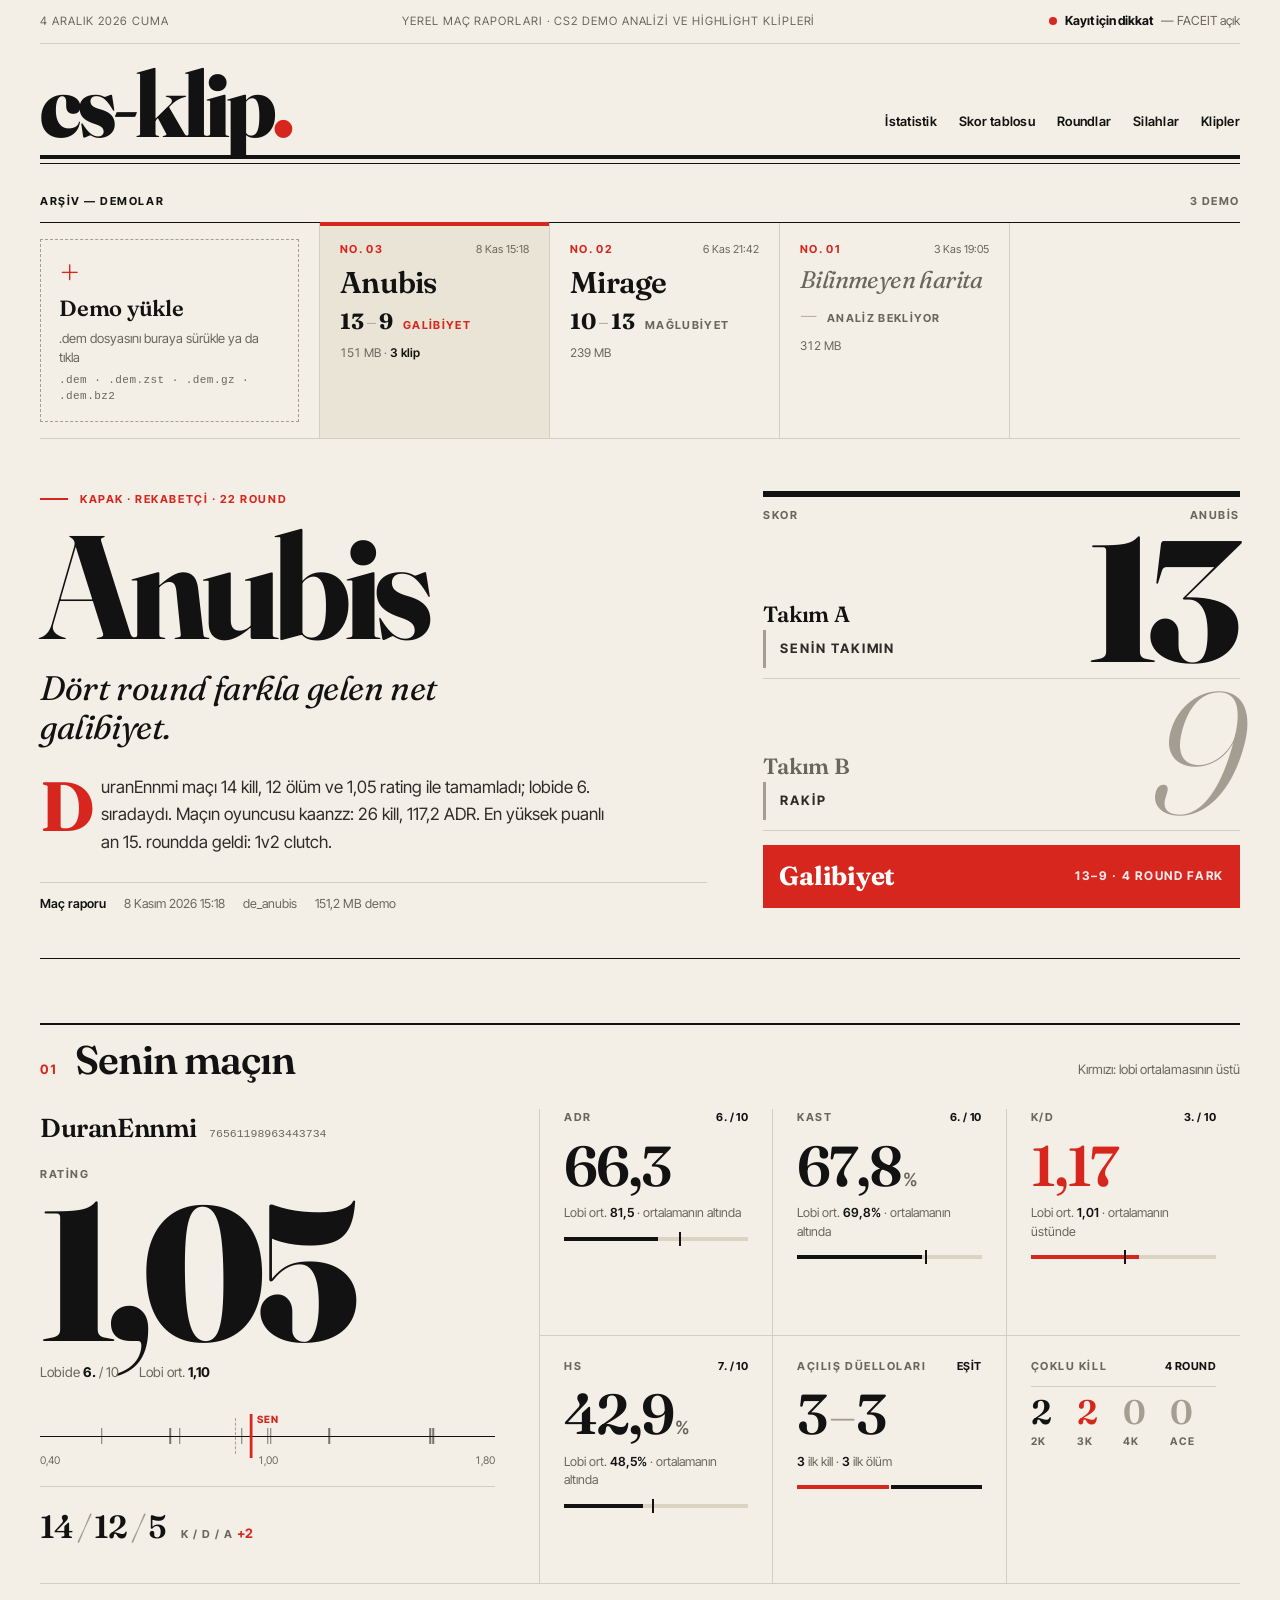
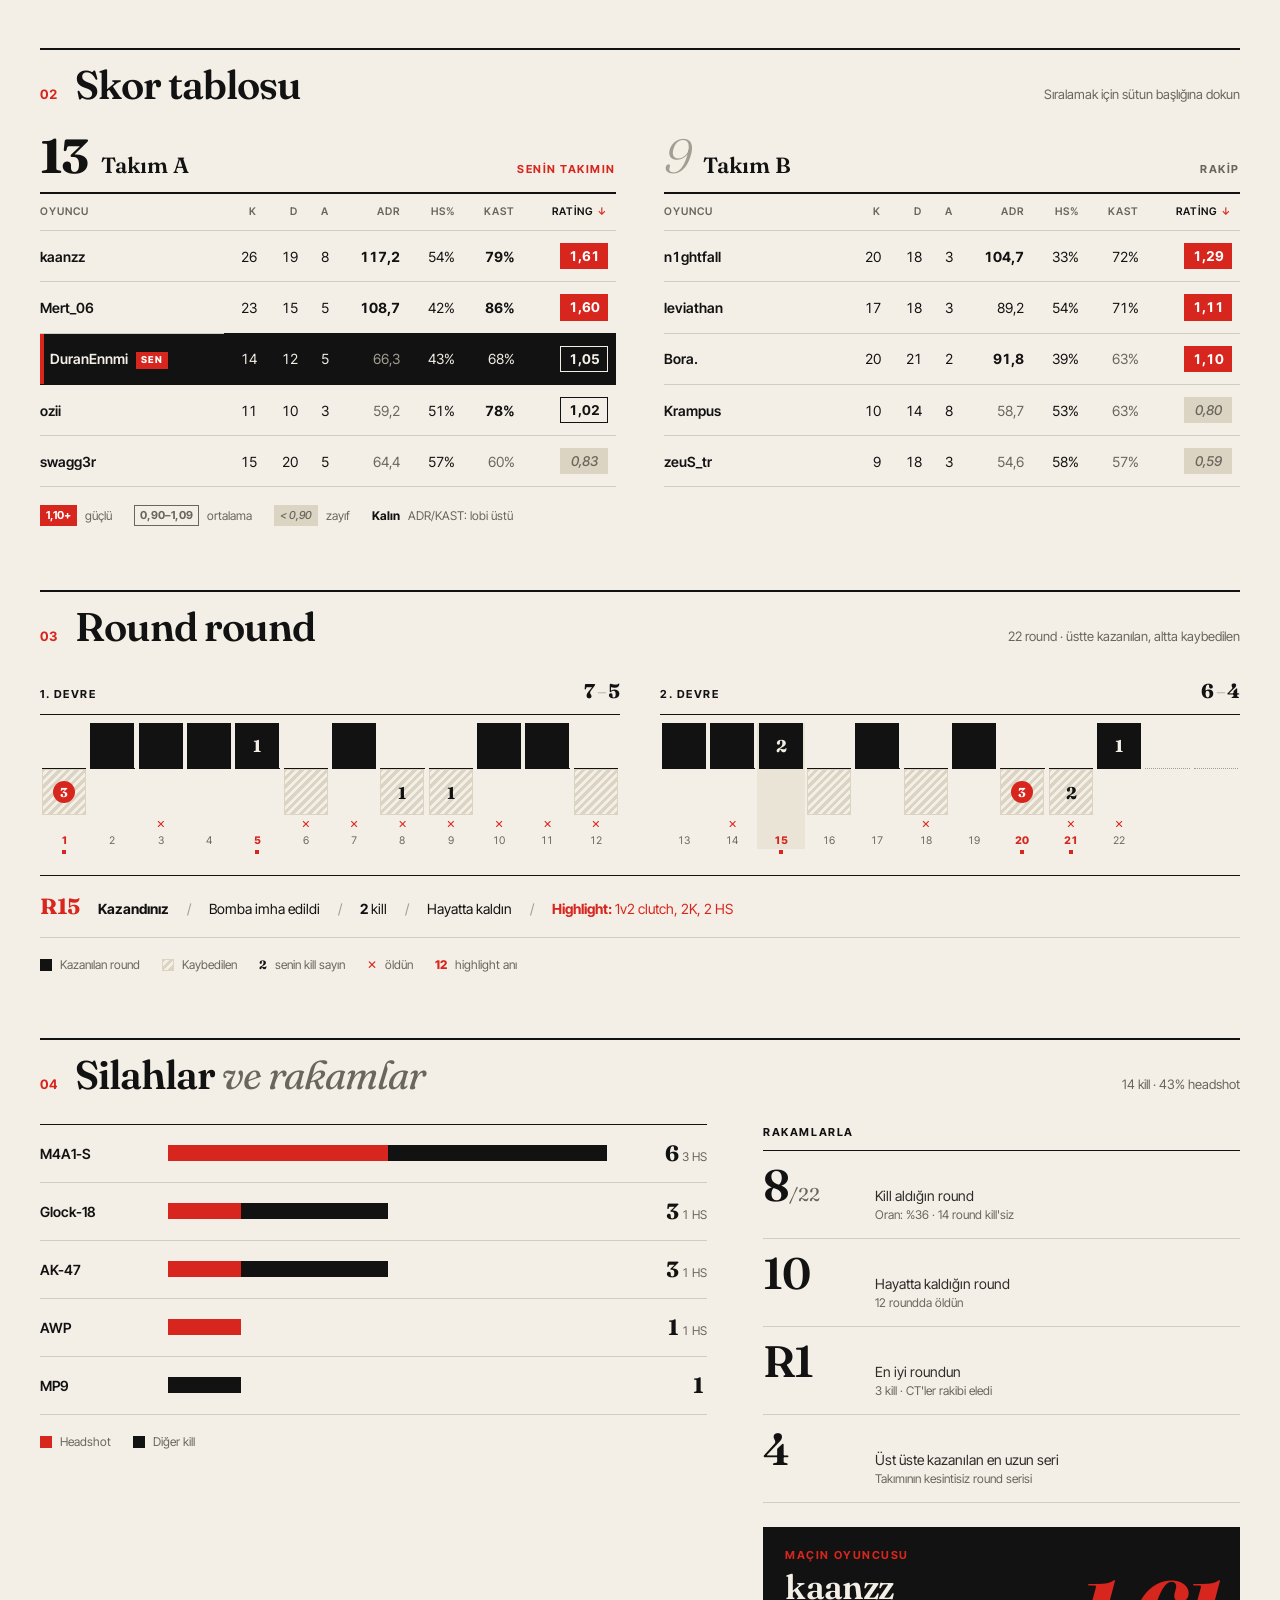
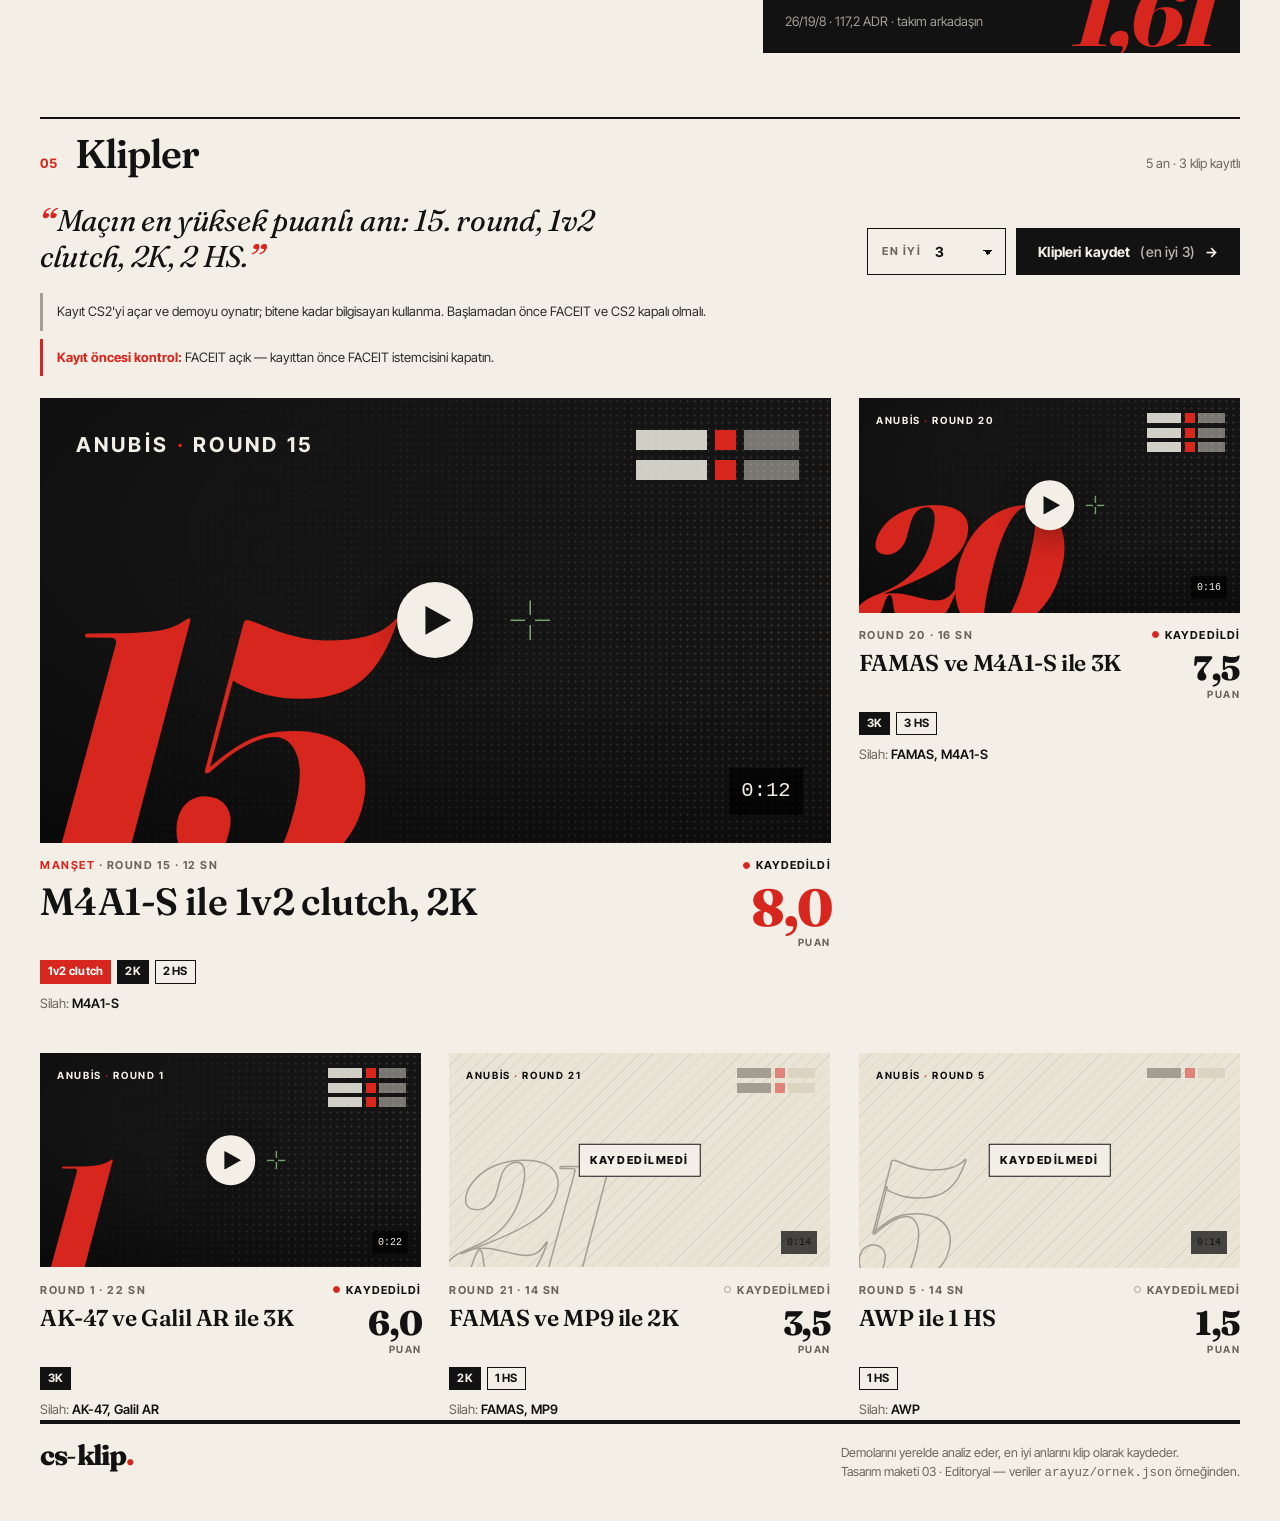
<file: tasarimlar/03-editoryal.html>
<!doctype html>
<html lang="tr">
<head>
<meta charset="utf-8">
<meta name="viewport" content="width=device-width, initial-scale=1">
<title>cs-klip — Maç raporu</title>
<meta name="description" content="cs-klip tasarım maketi 03: editoryal — CS2 demo istatistikleri ve highlight klipleri, spor dergisi düzeninde.">
<link rel="preconnect" href="https://fonts.googleapis.com">
<link rel="preconnect" href="https://fonts.gstatic.com" crossorigin>
<link href="https://fonts.googleapis.com/css2?family=Fraunces:ital,opsz,wght@0,9..144,300..900;1,9..144,300..900&family=Inter+Tight:ital,wght@0,400..800;1,400..600&display=swap" rel="stylesheet">
<style>
/* =====================================================================
   cs-klip — Tasarım maketi 03: "Editoryal"
   Spor dergisi / İsviçre grafik tasarımı. Kırık beyaz kâğıt, siyah mürekkep,
   tek vurgu rengi (kırmızı). Serif başlık (Fraunces) + grotesk gövde (Inter Tight).
   ===================================================================== */
:root {
  --kagit: #F3EFE6;
  --kagit-2: #EAE4D7;
  --kagit-3: #DCD4C3;
  --murekkep: #121212;
  --murekkep-2: #2E2C29;
  --gri: #6A655D;
  --gri-2: #A39D92;
  --cizgi: rgba(18, 18, 18, .15);
  --kirmizi: #D7261E;
  --kirmizi-koyu: #A91B14;
  --kirmizi-acik: #F5DCD5;

  --serif: 'Fraunces', 'Iowan Old Style', Georgia, serif;
  --sans: 'Inter Tight', 'Segoe UI', system-ui, -apple-system, sans-serif;
  --mono: ui-monospace, 'Cascadia Mono', 'SF Mono', Consolas, monospace;

  --kenar: 40px;
  --yumusak: cubic-bezier(.2, .7, .2, 1);
  color-scheme: light;
}

*, *::before, *::after { box-sizing: border-box; }
* { margin: 0; padding: 0; }
html { -webkit-text-size-adjust: 100%; scroll-behavior: smooth; }
body {
  background: var(--kagit);
  color: var(--murekkep);
  font-family: var(--sans);
  font-size: 15px;
  line-height: 1.5;
  -webkit-font-smoothing: antialiased;
  text-rendering: optimizeLegibility;
  min-height: 100vh;
}
button, select, input { font: inherit; color: inherit; }
a { color: inherit; }
:focus-visible { outline: 2px solid var(--kirmizi); outline-offset: 2px; }
::selection { background: var(--kirmizi); color: #fff; }

.sayfa { max-width: 1280px; margin: 0 auto; padding: 0 var(--kenar); }

/* küçük büyük harf etiketi — derginin "kicker" dili */
.etiket {
  font-family: var(--sans);
  font-size: 11px;
  font-weight: 700;
  letter-spacing: .14em;
  text-transform: uppercase;
}
.gri { color: var(--gri); }
.kirmizi { color: var(--kirmizi); }
.sayisal { font-variant-numeric: lining-nums tabular-nums; }

/* ---------------- künye (masthead) ---------------- */
.kunye-ust {
  display: flex; align-items: center; justify-content: space-between; gap: 8px 20px; flex-wrap: wrap;
  padding: 12px 0;
  border-bottom: 1px solid var(--cizgi);
  font-size: 11.5px; letter-spacing: .08em; text-transform: uppercase; color: var(--gri);
}
.kunye-ust .orta { flex: 1; text-align: center; }
.kontrol { display: inline-flex; align-items: center; gap: 8px; text-transform: none; letter-spacing: 0; font-size: 12.5px; color: var(--murekkep); position: relative; }
.kontrol .nokta { width: 8px; height: 8px; border-radius: 50%; background: #2f7d4f; flex: none; }
.kontrol.sorun .nokta { background: var(--kirmizi); animation: nabiz 2s infinite; }
.kontrol b { font-weight: 700; }
.kontrol .sorun-metin { color: var(--gri); }
@keyframes nabiz { 0%, 100% { box-shadow: 0 0 0 0 rgba(215, 38, 30, .45); } 50% { box-shadow: 0 0 0 5px rgba(215, 38, 30, 0); } }

.kunye-ana {
  position: relative;
  display: flex; align-items: flex-end; justify-content: space-between; gap: 16px 32px; flex-wrap: wrap;
  padding: 22px 0 14px;
  border-bottom: 4px solid var(--murekkep);
}
.kunye-ana::after { content: ''; position: absolute; left: 0; right: 0; bottom: -9px; border-bottom: 1px solid var(--murekkep); }
.logo {
  font-family: var(--serif); font-weight: 800; font-optical-sizing: auto;
  font-size: clamp(46px, 7.4vw, 92px); line-height: .82; letter-spacing: -.045em;
  text-decoration: none;
}
.logo i { font-style: italic; font-weight: 400; letter-spacing: -.03em; }
.logo span { color: var(--kirmizi); }
.kunye-nav { display: flex; gap: 4px 22px; flex-wrap: wrap; padding-bottom: 6px; }
.kunye-nav a {
  text-decoration: none; font-size: 13px; font-weight: 600; letter-spacing: .02em;
  padding: 4px 0; background: linear-gradient(var(--kirmizi), var(--kirmizi)) left bottom / 0 2px no-repeat;
  transition: background-size .25s var(--yumusak), color .2s;
}
.kunye-nav a:hover { background-size: 100% 2px; color: var(--kirmizi); }

/* ---------------- arşiv (demo listesi + yükleme) ---------------- */
.arsiv { padding-top: 34px; }
.arsiv-baslik { display: flex; align-items: baseline; justify-content: space-between; gap: 12px; margin-bottom: 12px; }
.arsiv-baslik h2 { font-size: 11px; }
.arsiv-izgara {
  display: grid; grid-template-columns: 280px minmax(0, 1fr);
  border-top: 1px solid var(--murekkep); border-bottom: 1px solid var(--cizgi);
}
.yukle { padding: 16px 20px 16px 0; border-right: 1px solid var(--cizgi); display: flex; flex-direction: column; gap: 10px; }
.yukle-kutu {
  display: flex; flex-direction: column; gap: 4px; justify-content: center;
  min-height: 132px; padding: 16px 18px;
  border: 1.5px dashed var(--gri-2);
  cursor: pointer; position: relative;
  transition: border-color .2s, background-color .2s, transform .2s var(--yumusak);
}
.yukle-kutu:hover { border-color: var(--murekkep); background: var(--kagit-2); }
.yukle-kutu.uzerinde { border-style: solid; border-color: var(--kirmizi); background: var(--kirmizi-acik); transform: scale(1.015); }
.yukle-kutu .arti {
  font-family: var(--serif); font-size: 40px; line-height: .8; font-weight: 300; color: var(--kirmizi);
  transition: transform .3s var(--yumusak);
}
.yukle-kutu:hover .arti, .yukle-kutu.uzerinde .arti { transform: rotate(90deg); }
.yukle-kutu strong { font-family: var(--serif); font-size: 22px; font-weight: 600; letter-spacing: -.01em; }
.yukle-kutu span { font-size: 13px; color: var(--gri); }
.yukle-kutu small { font-size: 11px; color: var(--gri); letter-spacing: .04em; font-family: var(--mono); }
.yukleme { font-size: 12.5px; }
.yukleme[hidden] { display: none; }
.yukleme-ad { font-weight: 600; white-space: nowrap; overflow: hidden; text-overflow: ellipsis; }
.yukleme-cubuk { height: 3px; background: var(--kagit-3); margin: 6px 0 4px; overflow: hidden; }
.yukleme-cubuk i { display: block; height: 100%; width: 0; background: var(--murekkep); transition: width .15s linear; }
.yukleme.bitti .yukleme-cubuk i { background: var(--kirmizi); }
.yukleme-metin { color: var(--gri); font-variant-numeric: tabular-nums; }
.yukleme.hata .yukleme-metin { color: var(--kirmizi); }

.demolar { list-style: none; display: grid; grid-template-columns: repeat(auto-fill, minmax(210px, 1fr)); }
.demo { position: relative; border-right: 1px solid var(--cizgi); }
.demo::before {
  content: ''; position: absolute; left: 0; right: 0; top: -1px; height: 4px; background: var(--kirmizi);
  transform: scaleX(0); transform-origin: left; transition: transform .35s var(--yumusak);
}
.demo.secili::before { transform: scaleX(1); }
.demo button {
  all: unset; box-sizing: border-box; display: flex; flex-direction: column; gap: 6px;
  width: 100%; height: 100%; padding: 18px 20px 18px; cursor: pointer;
  transition: background-color .2s;
}
.demo button:hover { background: var(--kagit-2); }
.demo button:focus-visible { outline: 2px solid var(--kirmizi); outline-offset: -2px; }
.demo.secili button { background: var(--kagit-2); }
.demo-ust { display: flex; justify-content: space-between; gap: 8px; font-size: 11px; color: var(--gri); }
.demo-no { font-weight: 700; letter-spacing: .12em; text-transform: uppercase; color: var(--kirmizi); }
.demo-harita { font-family: var(--serif); font-size: 30px; font-weight: 600; letter-spacing: -.025em; line-height: 1.05; margin-top: 4px; }
.demo-harita.bilinmiyor { font-style: italic; font-weight: 400; color: var(--gri); font-size: 24px; }
.demo-alt { display: flex; align-items: baseline; gap: 10px; }
.demo-skor { font-family: var(--serif); font-size: 22px; font-weight: 700; font-variant-numeric: lining-nums tabular-nums; }
.demo-skor i { font-style: normal; font-weight: 300; color: var(--gri-2); padding: 0 2px; }
.demo-skor.bos { color: var(--gri-2); font-weight: 300; }
.demo-sonuc { font-size: 11px; font-weight: 700; letter-spacing: .12em; text-transform: uppercase; color: var(--gri); }
.sonuc-g .demo-sonuc { color: var(--kirmizi); }
.demo-meta { font-size: 12px; color: var(--gri); font-variant-numeric: tabular-nums; }
.demo-meta .klip-rozet { color: var(--murekkep); font-weight: 600; }

/* ---------------- genel bölüm iskeleti ---------------- */
main { padding-bottom: 80px; }
.bolum { padding-top: 64px; scroll-margin-top: 16px; animation: belir .6s var(--yumusak) both; animation-delay: calc(var(--i, 0) * 70ms); }
@keyframes belir { from { opacity: 0; transform: translateY(14px); } to { opacity: 1; transform: none; } }
.bolum-bas {
  display: grid; grid-template-columns: auto minmax(0, 1fr) auto; align-items: baseline; gap: 6px 18px;
  border-top: 2px solid var(--murekkep); padding: 14px 0 28px;
}
.bolum-no { font-size: 13px; font-weight: 700; color: var(--kirmizi); font-variant-numeric: tabular-nums; letter-spacing: .04em; }
.bolum-bas h2 { font-family: var(--serif); font-weight: 600; font-size: clamp(28px, 3.4vw, 40px); letter-spacing: -.025em; line-height: 1.05; }
.bolum-bas h2 em { font-weight: 400; color: var(--gri); }
.bolum-not { font-size: 13px; color: var(--gri); text-align: right; }

/* ---------------- kapak (maç başlığı) ---------------- */
.kapak {
  display: grid; grid-template-columns: minmax(0, 7fr) minmax(0, 5fr); gap: 56px;
  padding: 52px 0 44px; border-bottom: 1px solid var(--murekkep);
  animation: belir .7s var(--yumusak) both;
}
.ust-baslik { display: flex; align-items: center; gap: 12px; color: var(--kirmizi); }
.ust-baslik::before { content: ''; width: 28px; height: 2px; background: currentColor; flex: none; }
.harita-baslik {
  font-family: var(--serif); font-weight: 700; font-optical-sizing: auto;
  font-size: clamp(68px, 11.5vw, 168px); line-height: .84; letter-spacing: -.05em;
  margin: 18px 0 20px; overflow-wrap: anywhere;
}
.spot {
  font-family: var(--serif); font-style: italic; font-weight: 400;
  font-size: clamp(22px, 2.7vw, 34px); line-height: 1.16; letter-spacing: -.012em; max-width: 24ch;
}
.giris { margin-top: 26px; font-size: 17px; line-height: 1.62; max-width: 58ch; color: var(--murekkep-2); }
.giris::first-letter {
  float: left; font-family: var(--serif); font-weight: 700; font-size: 4.1em; line-height: .78;
  margin: .07em .09em 0 0; color: var(--kirmizi);
}
.imza {
  display: flex; flex-wrap: wrap; gap: 4px 18px; margin-top: 26px; padding-top: 12px;
  border-top: 1px solid var(--cizgi); font-size: 12.5px; color: var(--gri);
}
.imza b { color: var(--murekkep); font-weight: 600; }

.poster { border-top: 6px solid var(--murekkep); padding-top: 10px; align-self: start; }
.poster-bas { display: flex; justify-content: space-between; gap: 12px; color: var(--gri); margin-bottom: 4px; }
.takim-satir {
  display: grid; grid-template-columns: minmax(0, 1fr) auto; align-items: end; gap: 12px;
  border-bottom: 1px solid var(--cizgi); padding: 6px 0 10px;
}
.takim-satir .ad { font-family: var(--serif); font-size: 22px; font-weight: 600; letter-spacing: -.01em; line-height: 1.1; }
.takim-satir .not { display: block; margin-top: 4px; }
.dev-skor {
  font-family: var(--serif); font-weight: 800; font-optical-sizing: auto;
  font-size: clamp(104px, 13.5vw, 196px); line-height: .78; letter-spacing: -.06em;
  font-variant-numeric: lining-nums tabular-nums; text-align: right; padding-right: .05em;
}
.takim-satir.kaybeden .dev-skor { font-weight: 300; font-style: italic; color: var(--gri-2); }
.takim-satir.kaybeden .ad { color: var(--gri); }
.sonuc-bant {
  display: flex; justify-content: space-between; align-items: center; gap: 12px;
  margin-top: 14px; padding: 12px 16px; background: var(--kirmizi); color: #fff;
}
.sonuc-bant.m { background: var(--murekkep); color: var(--kagit); }
.sonuc-bant.b { background: var(--kagit-3); color: var(--murekkep); }
.sonuc-bant b { font-family: var(--serif); font-weight: 700; font-size: 26px; letter-spacing: -.01em; text-transform: none; }
.sonuc-bant span { font-size: 12px; opacity: .9; text-align: right; }

/* ---------------- 01 · benim istatistiklerim ---------------- */
.ben-izgara { display: grid; grid-template-columns: minmax(0, 5fr) minmax(0, 7fr); border-bottom: 1px solid var(--cizgi); }
.rating-blok { padding: 0 44px 32px 0; border-right: 1px solid var(--cizgi); }
.oyuncu-satir { display: flex; align-items: baseline; flex-wrap: wrap; gap: 4px 12px; margin-bottom: 18px; }
.oyuncu-satir .isim { font-family: var(--serif); font-size: 26px; font-weight: 600; letter-spacing: -.015em; }
.oyuncu-satir .sid { font-family: var(--mono); font-size: 11.5px; color: var(--gri); }
.dev-rating {
  font-family: var(--serif); font-weight: 800; font-optical-sizing: auto;
  font-size: clamp(112px, 15vw, 212px); line-height: .8; letter-spacing: -.06em;
  font-variant-numeric: lining-nums tabular-nums; margin: 12px 0 14px;
}
.dev-rating.r-iyi { color: var(--kirmizi); }
.dev-rating.r-kotu { color: var(--gri); font-style: italic; font-weight: 400; }
.rating-alt { display: flex; flex-wrap: wrap; gap: 4px 20px; font-size: 13.5px; color: var(--gri); }
.rating-alt b { color: var(--murekkep); font-weight: 700; }
.kda { display: flex; align-items: baseline; gap: 14px; margin-top: 22px; padding-top: 16px; border-top: 1px solid var(--cizgi); }
.kda .degerler { font-family: var(--serif); font-size: 32px; font-weight: 600; letter-spacing: -.02em; font-variant-numeric: lining-nums tabular-nums; }
.kda .degerler i { font-style: normal; color: var(--gri-2); font-weight: 300; padding: 0 3px; }
.kda .fark { font-size: 13px; font-weight: 700; }
.kda .fark.arti { color: var(--kirmizi); }
.kda .fark.eksi { color: var(--gri); }

/* lobi şerit grafiği: herkesin rating'i birer çentik, ben kırmızı */
.serit { position: relative; height: 56px; margin-top: 26px; }
.serit-cizgi { position: absolute; left: 0; right: 0; top: 28px; border-top: 1px solid var(--murekkep); }
.serit-centik { position: absolute; top: 20px; width: 1.5px; height: 16px; background: var(--murekkep); opacity: .55; transform: translateX(-50%); }
.serit-referans { position: absolute; top: 10px; height: 36px; border-left: 1px dashed var(--gri-2); }
.serit-ben {
  position: absolute; top: 6px; width: 3px; height: 44px; background: var(--kirmizi); transform: translateX(-50%);
  animation: kay .9s var(--yumusak) both .2s;
}
.serit-ben::after {
  content: 'SEN'; position: absolute; top: -2px; left: 7px; font-size: 10px; font-weight: 800; letter-spacing: .12em; color: var(--kirmizi);
}
.serit-ben.sag::after { left: auto; right: 7px; }
@keyframes kay { from { opacity: 0; transform: translate(-50%, 8px); } }
.serit-olcek { position: absolute; left: 0; right: 0; bottom: -4px; display: flex; justify-content: space-between; font-size: 10.5px; color: var(--gri); font-variant-numeric: tabular-nums; }

.kutular { display: grid; grid-template-columns: repeat(3, minmax(0, 1fr)); }
.kutu {
  padding: 4px 24px 24px; border-right: 1px solid var(--cizgi); border-bottom: 1px solid var(--cizgi);
  transition: background-color .2s;
}
.kutu:nth-child(-n+3) { padding-top: 0; }
.kutu:nth-child(3n) { border-right: 0; }
.kutu:nth-last-child(-n+3) { border-bottom: 0; }
.kutular .kutu:nth-child(n+4) { padding-top: 22px; }
.kutu:hover { background: var(--kagit-2); }
.kutu-ad { color: var(--gri); display: flex; justify-content: space-between; gap: 8px; }
.kutu-ad .sira { color: var(--murekkep); letter-spacing: .04em; }
.kutu-deger {
  font-family: var(--serif); font-weight: 600; font-optical-sizing: auto;
  font-size: clamp(42px, 4.4vw, 60px); line-height: 1; letter-spacing: -.035em; margin: 12px 0 10px;
  font-variant-numeric: lining-nums tabular-nums; white-space: nowrap;
}
.kutu-deger small { font-family: var(--sans); font-size: .32em; font-weight: 600; color: var(--gri); letter-spacing: 0; margin-left: 2px; }
.kutu-deger i { font-style: normal; font-weight: 300; color: var(--gri-2); padding: 0 .04em; }
.kutu.iyi .kutu-deger { color: var(--kirmizi); }
.kutu-not { font-size: 12.5px; color: var(--gri); }
.kutu-not b { color: var(--murekkep); font-weight: 600; }
.olcer { position: relative; height: 4px; background: var(--kagit-3); margin-top: 14px; }
.olcer i { position: absolute; left: 0; top: 0; bottom: 0; width: 0; background: var(--murekkep); transition: width 1s var(--yumusak); }
.kutu.iyi .olcer i { background: var(--kirmizi); }
.olcer b { position: absolute; top: -5px; width: 2px; height: 14px; background: var(--murekkep); transform: translateX(-50%); }
.olcer-lejant { display: flex; justify-content: space-between; font-size: 10.5px; color: var(--gri); margin-top: 6px; }
.duello { display: flex; height: 4px; margin-top: 14px; gap: 2px; }
.duello i { background: var(--kirmizi); transition: flex-grow 1s var(--yumusak); }
.duello b { background: var(--murekkep); transition: flex-grow 1s var(--yumusak); }
.cok-kill { display: grid; grid-template-columns: repeat(4, minmax(0, 1fr)); margin-top: 12px; border-top: 1px solid var(--cizgi); }
.cok-kill div { padding: 8px 0 0; text-align: left; }
.cok-kill b { display: block; font-family: var(--serif); font-size: 34px; font-weight: 600; line-height: 1; letter-spacing: -.03em; color: var(--gri-2); font-variant-numeric: lining-nums tabular-nums; }
.cok-kill span { font-size: 10.5px; font-weight: 700; letter-spacing: .1em; color: var(--gri); }
.cok-kill .var b { color: var(--murekkep); }
.cok-kill .var.ust b { color: var(--kirmizi); }

/* ---------------- 02 · skor tablosu ---------------- */
.tablolar { display: grid; grid-template-columns: repeat(2, minmax(0, 1fr)); gap: 48px; }
.takim-bas { display: flex; align-items: baseline; gap: 14px; flex-wrap: wrap; padding-bottom: 10px; border-bottom: 2px solid var(--murekkep); }
.takim-bas .skor { font-family: var(--serif); font-size: 48px; font-weight: 700; line-height: .9; letter-spacing: -.04em; font-variant-numeric: lining-nums tabular-nums; }
.takim-bas.kaybeden .skor { font-weight: 300; font-style: italic; color: var(--gri-2); }
.takim-bas .ad { font-family: var(--serif); font-size: 22px; font-weight: 600; }
.takim-bas .etiket { margin-left: auto; color: var(--gri); }
.takim-bas .etiket.biz { color: var(--kirmizi); }
table { width: 100%; border-collapse: collapse; font-size: 14px; font-variant-numeric: lining-nums tabular-nums; }
th { padding: 0; border-bottom: 1px solid var(--cizgi); text-align: right; font-weight: 600; }
th button {
  all: unset; box-sizing: border-box; cursor: pointer; display: block; width: 100%; text-align: inherit;
  padding: 10px 8px; font-size: 10.5px; letter-spacing: .1em; text-transform: uppercase; color: var(--gri); white-space: nowrap;
  transition: color .15s;
}
th button:hover { color: var(--murekkep); }
th button:focus-visible { outline: 2px solid var(--kirmizi); outline-offset: -2px; }
th.sirali button { color: var(--murekkep); }
th.sirali button::after { content: ' ↓'; color: var(--kirmizi); }
th.sirali.artan button::after { content: ' ↑'; }
th:first-child, td:first-child { text-align: left; }
th:first-child button, td:first-child { padding-left: 0; }
td { padding: 12px 8px; border-bottom: 1px solid var(--cizgi); text-align: right; transition: background-color .15s; }
tbody tr:hover td { background: var(--kagit-2); }
td.oyuncu { width: 32%; max-width: 0; overflow: hidden; text-overflow: ellipsis; white-space: nowrap; font-weight: 600; }
td.zayif { color: var(--gri); }
td.guclu { font-weight: 700; }
tr.ben td { background: var(--murekkep) !important; color: var(--kagit); border-bottom-color: var(--murekkep); }
tr.ben td:first-child { padding-left: 10px; box-shadow: inset 4px 0 0 var(--kirmizi); }
tr.ben td.zayif { color: var(--gri-2); }
.sen-rozet { display: inline-block; margin-left: 8px; padding: 1px 5px; font-size: 9.5px; font-weight: 800; letter-spacing: .12em; background: var(--kirmizi); color: #fff; vertical-align: 1px; }
.rt { display: inline-block; min-width: 48px; padding: 3px 6px; text-align: center; font-weight: 700; font-size: 13.5px; }
.rt.r-iyi { background: var(--kirmizi); color: #fff; }
.rt.r-orta { box-shadow: inset 0 0 0 1px currentColor; }
.rt.r-kotu { background: var(--kagit-3); color: var(--gri); font-style: italic; font-weight: 500; }
tr.ben .rt.r-kotu { background: #3a3835; color: var(--gri-2); }
.lejant { display: flex; flex-wrap: wrap; align-items: center; gap: 8px 22px; margin-top: 18px; font-size: 12px; color: var(--gri); }
.lejant span { display: inline-flex; align-items: center; gap: 8px; }
.lejant .rt { min-width: 0; font-size: 11px; padding: 2px 6px; }
.lejant i.k { width: 12px; height: 12px; display: inline-block; }

/* ---------------- 03 · round zaman çizelgesi ---------------- */
.zaman { display: grid; gap: 28px 40px; }
.devre-bas { display: flex; justify-content: space-between; align-items: baseline; gap: 8px; padding-bottom: 8px; margin-bottom: 8px; border-bottom: 1px solid var(--murekkep); }
.devre-bas .skor { font-family: var(--serif); font-weight: 700; font-size: 20px; font-variant-numeric: lining-nums tabular-nums; letter-spacing: -.02em; }
.devre-bas .skor i { font-style: normal; color: var(--gri-2); font-weight: 300; padding: 0 2px; }
.devre-roundlar { display: grid; grid-template-columns: repeat(var(--n, 12), minmax(0, 1fr)); }
.rnd {
  all: unset; box-sizing: border-box; cursor: pointer; position: relative;
  display: grid; grid-template-rows: 46px 46px 18px 16px; padding: 0 2px; text-align: center;
  transition: background-color .15s;
}
.rnd:hover, .rnd.secili { background: var(--kagit-2); }
.rnd:focus-visible { outline: 2px solid var(--kirmizi); outline-offset: -2px; }
.rnd-ust { border-bottom: 1px solid var(--murekkep); display: flex; align-items: flex-end; }
.rnd-alt { display: flex; align-items: flex-start; }
.blok {
  width: 100%; height: 100%; display: flex; align-items: center; justify-content: center;
  font-family: var(--serif); font-weight: 700; font-size: 17px; line-height: 1;
  animation: buyu .55s var(--yumusak) both; animation-delay: calc(var(--j, 0) * 18ms + 150ms);
}
.rnd-ust .blok { background: var(--murekkep); color: var(--kagit); transform-origin: bottom; }
.rnd-alt .blok {
  color: var(--murekkep); transform-origin: top;
  background: repeating-linear-gradient(135deg, var(--kagit-3) 0 3px, transparent 3px 6px);
  box-shadow: inset 0 0 0 1px var(--kagit-3);
}
@keyframes buyu { from { transform: scaleY(0); } }
.blok .cok {
  display: inline-grid; place-items: center; width: 22px; height: 22px; border-radius: 50%;
  background: var(--kirmizi); color: #fff; font-size: 13px;
}
.rnd-olum { color: var(--kirmizi); font-size: 11px; font-weight: 800; line-height: 18px; }
.rnd-no { font-size: 10.5px; color: var(--gri); font-variant-numeric: tabular-nums; line-height: 16px; }
.rnd.hl .rnd-no { color: var(--kirmizi); font-weight: 800; }
.rnd.hl::after { content: ''; position: absolute; left: 50%; bottom: -5px; width: 4px; height: 4px; background: var(--kirmizi); transform: translateX(-50%); }
.rnd.bos { cursor: default; }
.rnd.bos .rnd-ust { border-bottom-style: dotted; border-bottom-color: var(--gri-2); }
.rnd.bos:hover { background: none; }
.okuma {
  display: flex; flex-wrap: wrap; align-items: baseline; gap: 4px 18px;
  margin-top: 26px; padding: 14px 0; border-top: 1px solid var(--murekkep); border-bottom: 1px solid var(--cizgi);
  font-size: 14px; min-height: 54px;
}
.okuma .no { font-family: var(--serif); font-weight: 700; font-size: 22px; color: var(--kirmizi); letter-spacing: -.02em; }
.okuma .ayir { color: var(--gri-2); }
.okuma b { font-weight: 700; }

/* ---------------- 04 · silahlar + rakamlarla ---------------- */
.ikili { display: grid; grid-template-columns: minmax(0, 7fr) minmax(0, 5fr); gap: 56px; }
.silah {
  display: grid; grid-template-columns: 112px minmax(0, 1fr) 84px; align-items: center; gap: 16px;
  padding: 12px 0; border-bottom: 1px solid var(--cizgi);
}
.silah:first-child { border-top: 1px solid var(--murekkep); }
.silah-ad { font-weight: 600; font-size: 14px; white-space: nowrap; overflow: hidden; text-overflow: ellipsis; }
.silah-cubuk { display: flex; height: 16px; }
.silah-cubuk i, .silah-cubuk b { display: block; height: 100%; width: 0; transition: width 1s var(--yumusak); }
.silah-cubuk i { background: var(--kirmizi); }
.silah-cubuk b { background: var(--murekkep); }
.silah-sayi { text-align: right; font-size: 12px; color: var(--gri); white-space: nowrap; font-variant-numeric: tabular-nums; }
.silah-sayi b { font-family: var(--serif); font-size: 22px; font-weight: 700; color: var(--murekkep); margin-right: 4px; letter-spacing: -.02em; }
.silah:hover .silah-ad { color: var(--kirmizi); }

.rakamlar { border-top: 1px solid var(--murekkep); }
.rakam { display: grid; grid-template-columns: 96px minmax(0, 1fr); gap: 16px; align-items: baseline; padding: 14px 0; border-bottom: 1px solid var(--cizgi); }
.rakam b { font-family: var(--serif); font-size: 44px; font-weight: 600; letter-spacing: -.04em; line-height: .95; font-variant-numeric: lining-nums tabular-nums; }
.rakam b small { font-size: .42em; color: var(--gri); font-weight: 400; letter-spacing: 0; }
.rakam span { font-size: 14px; color: var(--murekkep-2); }
.rakam span em { display: block; font-style: normal; font-size: 12px; color: var(--gri); }
.mac-adami {
  margin-top: 24px; background: var(--murekkep); color: var(--kagit); padding: 20px 22px 22px; position: relative; overflow: hidden;
  display: grid; grid-template-columns: minmax(0, 1fr) auto; column-gap: 16px; align-items: end;
}
.mac-adami > div:not(.puan) { grid-column: 1; }
.mac-adami .etiket { color: var(--kirmizi); }
.mac-adami .ad { font-family: var(--serif); font-size: 34px; font-weight: 600; letter-spacing: -.02em; margin-top: 6px; line-height: 1.05; overflow-wrap: anywhere; }
.mac-adami .alt { font-size: 13px; color: var(--gri-2); margin-top: 6px; }
.mac-adami .puan {
  grid-column: 2; grid-row: 1 / span 3; align-self: end; margin-bottom: -.3em; padding-right: .04em;
  font-family: var(--serif); font-style: italic; font-weight: 800;
  font-size: 92px; line-height: 1; letter-spacing: -.05em; color: var(--kirmizi);
}

/* ---------------- 05 · klipler ---------------- */
.klip-arac { display: grid; grid-template-columns: minmax(0, 1fr) auto; gap: 20px 40px; align-items: end; margin-bottom: 18px; }
.alinti { font-family: var(--serif); font-style: italic; font-size: clamp(22px, 2.4vw, 30px); line-height: 1.2; letter-spacing: -.01em; max-width: 30ch; }
.alinti::before { content: '“'; color: var(--kirmizi); font-weight: 700; margin-right: 2px; }
.alinti::after { content: '”'; color: var(--kirmizi); font-weight: 700; margin-left: 1px; }
.kontroller { display: flex; align-items: stretch; gap: 10px; flex-wrap: wrap; }
.secim { display: flex; align-items: center; border: 1px solid var(--murekkep); }
.secim label { padding: 0 10px 0 14px; font-size: 11px; color: var(--gri); }
.secim select {
  appearance: none; -webkit-appearance: none; border: 0; background: transparent; cursor: pointer;
  padding: 12px 34px 12px 4px; font-weight: 700; font-size: 14px;
  background-image: linear-gradient(45deg, transparent 50%, var(--murekkep) 50%), linear-gradient(135deg, var(--murekkep) 50%, transparent 50%);
  background-position: calc(100% - 17px) 52%, calc(100% - 12px) 52%; background-size: 5px 5px; background-repeat: no-repeat;
}
.secim select:disabled { opacity: .5; cursor: default; }
.dugme {
  display: inline-flex; align-items: center; gap: 10px; border: 0; cursor: pointer;
  background: var(--murekkep); color: var(--kagit); padding: 13px 22px; font-weight: 700; font-size: 14px; letter-spacing: .01em;
  transition: background-color .2s, transform .12s;
}
.dugme:hover:not(:disabled) { background: var(--kirmizi); }
.dugme:active:not(:disabled) { transform: translateY(1px); }
.dugme:disabled { cursor: default; background: var(--gri); }
.dugme .ok { transition: transform .25s var(--yumusak); }
.dugme:hover:not(:disabled) .ok { transform: translateX(3px); }
.dugme .donen { width: 14px; height: 14px; border: 2px solid rgba(255, 255, 255, .35); border-top-color: #fff; border-radius: 50%; animation: don .8s linear infinite; }
@keyframes don { to { transform: rotate(360deg); } }

.notlar { display: grid; gap: 8px; margin-bottom: 22px; }
.not { font-size: 13px; padding: 9px 0 9px 14px; border-left: 3px solid var(--gri-2); color: var(--murekkep-2); }
.not.uyari { border-left-color: var(--kirmizi); }
.not.uyari b { color: var(--kirmizi); }

.kayit-panel { border: 1px solid var(--murekkep); padding: 16px 18px; margin-bottom: 32px; animation: belir .4s var(--yumusak) both; }
.kayit-panel[hidden] { display: none; }
.kayit-ust { display: flex; justify-content: space-between; align-items: baseline; gap: 12px; }
.kayit-ust .etiket { color: var(--kirmizi); display: inline-flex; align-items: center; gap: 8px; }
.kayit-panel.bitti .kayit-ust .etiket { color: var(--murekkep); }
.kayit-ust .canli { width: 8px; height: 8px; border-radius: 50%; background: var(--kirmizi); animation: nabiz 1.4s infinite; }
.kayit-yuzde { font-family: var(--serif); font-weight: 700; font-size: 30px; letter-spacing: -.03em; font-variant-numeric: lining-nums tabular-nums; line-height: 1; }
.ilerleme { height: 6px; background: var(--kagit-3); margin: 12px 0 10px; overflow: hidden; }
.ilerleme i {
  display: block; height: 100%; width: 0; background: var(--kirmizi); transition: width .5s var(--yumusak);
  background-image: repeating-linear-gradient(-45deg, rgba(255, 255, 255, .22) 0 6px, transparent 6px 12px); background-size: 17px 17px;
  animation: serit 0.9s linear infinite;
}
.kayit-panel.bitti .ilerleme i { animation: none; background-image: none; background-color: var(--murekkep); }
@keyframes serit { to { background-position: 17px 0; } }
.kayit-adim { font-size: 14px; }
.kayit-adim b { font-weight: 700; }
.gunluk { margin-top: 12px; }
.gunluk summary { cursor: pointer; font-size: 12px; font-weight: 600; color: var(--gri); list-style: none; display: inline-flex; gap: 6px; }
.gunluk summary::-webkit-details-marker { display: none; }
.gunluk summary::before { content: '+'; color: var(--kirmizi); font-weight: 800; }
.gunluk[open] summary::before { content: '–'; }
.gunluk pre {
  margin-top: 10px; background: var(--murekkep); color: #d9d3c6; padding: 12px 14px; max-height: 180px; overflow: auto;
  font-family: var(--mono); font-size: 12px; line-height: 1.6; white-space: pre-wrap; word-break: break-word;
}

.klipler { display: grid; grid-template-columns: repeat(3, minmax(0, 1fr)); gap: 40px 28px; align-items: start; }
.klip { min-width: 0; }
.klipler.canlandir .klip { animation: belir .55s var(--yumusak) both; animation-delay: calc(var(--j, 0) * 60ms + 100ms); }
.klip.manset { grid-column: span 2; }
.kare {
  all: unset; box-sizing: border-box; display: block; width: 100%; aspect-ratio: 16 / 9; position: relative; overflow: hidden;
  background: #151414; color: var(--kagit); cursor: pointer; container-type: inline-size;
}
.kare:focus-visible { outline: 3px solid var(--kirmizi); outline-offset: 3px; }
.kare-ic { position: absolute; inset: 0; transition: transform .7s var(--yumusak); }
.kare:hover .kare-ic { transform: scale(1.045); }
.kare-ic::before { /* yarım ton nokta dokusu */
  content: ''; position: absolute; inset: 0;
  background-image: radial-gradient(rgba(243, 239, 230, .13) 1px, transparent 1.4px); background-size: 7px 7px;
  -webkit-mask-image: linear-gradient(115deg, transparent 15%, #000 85%); mask-image: linear-gradient(115deg, transparent 15%, #000 85%);
}
.kare-ic::after { content: ''; position: absolute; inset: 0; background: radial-gradient(120% 90% at 70% 30%, transparent 40%, rgba(0, 0, 0, .55)); }
.kare-no {
  position: absolute; left: -.03em; bottom: -.24em; z-index: 1;
  font-family: var(--serif); font-style: italic; font-weight: 800; font-size: 46cqi; line-height: 1; letter-spacing: -.07em;
  color: var(--kirmizi); font-variant-numeric: lining-nums;
}
.kare-ust { position: absolute; left: 4.5cqi; top: 4cqi; z-index: 2; font-size: max(9px, 2.6cqi); font-weight: 700; letter-spacing: .16em; text-transform: uppercase; }
.kare-ust span { color: var(--kirmizi); }
.killfeed { position: absolute; right: 4cqi; top: 4cqi; z-index: 2; display: grid; gap: 1.2cqi; justify-items: end; }
.killfeed div { display: flex; gap: 1cqi; align-items: center; height: 2.6cqi; min-height: 6px; }
.killfeed div i { display: block; height: 100%; background: rgba(243, 239, 230, .85); }
.killfeed div i:nth-child(1) { width: 9cqi; }
.killfeed div i:nth-child(2) { width: 2.6cqi; background: var(--kirmizi); }
.killfeed div i:nth-child(3) { width: 7cqi; background: rgba(243, 239, 230, .45); }
.nisan { position: absolute; left: 62%; top: 50%; width: 5cqi; height: 5cqi; z-index: 1; transform: translate(-50%, -50%); opacity: .7; }
.nisan::before, .nisan::after { content: ''; position: absolute; background: #9be38f; }
.nisan::before { left: 0; right: 0; top: 50%; height: 2px; transform: translateY(-50%); -webkit-mask: linear-gradient(90deg, #000 38%, transparent 38% 62%, #000 62%); mask: linear-gradient(90deg, #000 38%, transparent 38% 62%, #000 62%); }
.nisan::after { top: 0; bottom: 0; left: 50%; width: 2px; transform: translateX(-50%); -webkit-mask: linear-gradient(180deg, #000 38%, transparent 38% 62%, #000 62%); mask: linear-gradient(180deg, #000 38%, transparent 38% 62%, #000 62%); }
.oynat {
  position: absolute; left: 50%; top: 50%; z-index: 3; transform: translate(-50%, -50%);
  width: clamp(46px, 13cqi, 76px); aspect-ratio: 1; border-radius: 50%; background: var(--kagit);
  display: grid; place-items: center; transition: background-color .25s, transform .35s var(--yumusak);
  box-shadow: 0 10px 30px rgba(0, 0, 0, .35);
}
.oynat::before { content: ''; width: 34%; height: 38%; margin-left: 8%; background: var(--murekkep); clip-path: polygon(0 0, 100% 50%, 0 100%); transition: background-color .25s; }
.kare:hover .oynat { background: var(--kirmizi); transform: translate(-50%, -50%) scale(1.08); }
.kare:hover .oynat::before { background: #fff; }
.kare-sure { position: absolute; right: 3.5cqi; bottom: 3.5cqi; z-index: 3; font-family: var(--mono); font-size: max(10px, 2.6cqi); background: rgba(0, 0, 0, .7); padding: .4em .6em; }
.kare-durum {
  position: absolute; left: 50%; top: 50%; z-index: 3; transform: translate(-50%, -50%);
  font-size: 11px; font-weight: 800; letter-spacing: .14em; text-transform: uppercase; white-space: nowrap;
  padding: 7px 11px; background: var(--kagit); color: var(--murekkep); border: 1px solid var(--murekkep);
}
/* henüz kaydedilmemiş: kâğıt üzerine taranmış taslak */
.kare.bos { background: var(--kagit-2); color: var(--murekkep); cursor: default; }
.kare.bos .kare-ic::before { background-image: repeating-linear-gradient(135deg, rgba(18, 18, 18, .07) 0 1px, transparent 1px 9px); background-size: auto; -webkit-mask-image: none; mask-image: none; }
.kare.bos .kare-ic::after { display: none; }
.kare.bos .kare-no { color: transparent; -webkit-text-stroke: 1.5px var(--gri-2); }
.kare.bos .killfeed div i { background: var(--gri-2); }
.kare.bos .killfeed div i:nth-child(2) { background: var(--kirmizi); opacity: .5; }
.kare.bos .killfeed div i:nth-child(3) { background: var(--kagit-3); }
.kare.bos .nisan { display: none; }
.kare.bos:hover .kare-ic { transform: none; }
.kare.sirada .kare-durum { border-style: dashed; }
.kare.kayitta { background: #1c1b1a; cursor: progress; }
.kare.kayitta .kare-durum { background: var(--kirmizi); color: #fff; border-color: var(--kirmizi); animation: yanson 1.2s infinite; }
.kare.kayitta .kare-ic::before { background-image: repeating-linear-gradient(-45deg, rgba(215, 38, 30, .16) 0 10px, transparent 10px 20px); background-size: 28px 28px; animation: serit 1.2s linear infinite; -webkit-mask-image: none; mask-image: none; }
.kare.kayitta:hover .kare-ic { transform: none; }
@keyframes yanson { 50% { opacity: .55; } }
.kare.yeni { animation: flas .9s var(--yumusak); }
@keyframes flas { 0% { box-shadow: 0 0 0 0 rgba(215, 38, 30, .9); } 100% { box-shadow: 0 0 0 14px rgba(215, 38, 30, 0); } }

.klip-govde { padding-top: 14px; }
.klip-meta { display: flex; justify-content: space-between; gap: 10px; align-items: center; color: var(--gri); }
.klip-meta .durum { display: inline-flex; align-items: center; gap: 6px; letter-spacing: .1em; }
.klip-meta .durum::before { content: ''; width: 7px; height: 7px; border-radius: 50%; border: 1.5px solid var(--gri-2); }
.klip-meta .durum.hazir { color: var(--murekkep); }
.klip-meta .durum.hazir::before { background: var(--kirmizi); border-color: var(--kirmizi); }
.klip-meta .durum.kayitta { color: var(--kirmizi); }
.klip-meta .durum.kayitta::before { background: var(--kirmizi); border-color: var(--kirmizi); animation: yanson 1s infinite; }
.klip-orta { display: grid; grid-template-columns: minmax(0, 1fr) auto; gap: 16px; align-items: start; margin-top: 8px; }
.klip-baslik { font-family: var(--serif); font-weight: 600; font-size: 23px; line-height: 1.12; letter-spacing: -.015em; text-wrap: balance; }
.klip.manset .klip-baslik { font-size: clamp(26px, 3vw, 38px); }
.klip:hover .klip-baslik { text-decoration: underline; text-decoration-thickness: 1.5px; text-underline-offset: 5px; text-decoration-color: var(--kirmizi); }
.klip-puan { text-align: right; line-height: 1; }
.klip-puan b { display: block; font-family: var(--serif); font-weight: 800; font-size: 34px; letter-spacing: -.04em; font-variant-numeric: lining-nums tabular-nums; }
.klip.manset .klip-puan b { font-size: 52px; color: var(--kirmizi); }
.klip-puan span { font-size: 10px; font-weight: 700; letter-spacing: .14em; color: var(--gri); text-transform: uppercase; }
.etiketler { display: flex; flex-wrap: wrap; gap: 6px; margin-top: 12px; }
.etk { font-size: 11.5px; font-weight: 700; padding: 3px 8px; letter-spacing: .02em; box-shadow: inset 0 0 0 1px var(--murekkep); white-space: nowrap; }
.etk.kill { background: var(--murekkep); color: var(--kagit); }
.etk.clutch { background: var(--kirmizi); color: #fff; box-shadow: none; }
.etk.zayif { box-shadow: inset 0 0 0 1px var(--gri-2); color: var(--gri); font-weight: 600; }
.klip-silah { font-size: 13px; color: var(--gri); margin-top: 10px; }
.klip-silah b { color: var(--murekkep); font-weight: 600; }

/* ---------------- analiz / boş durum ---------------- */
.analiz { padding: 80px 0 40px; border-bottom: 1px solid var(--murekkep); animation: belir .5s var(--yumusak) both; }
.analiz h2 { font-family: var(--serif); font-weight: 700; font-size: clamp(56px, 9vw, 128px); line-height: .88; letter-spacing: -.05em; margin: 18px 0 26px; }
.analiz h2 em { font-weight: 300; color: var(--gri); }
.analiz-cubuk { height: 4px; background: var(--kagit-3); position: relative; overflow: hidden; max-width: 560px; }
.analiz-cubuk i { position: absolute; top: 0; bottom: 0; width: 34%; background: var(--kirmizi); animation: tara 1.3s var(--yumusak) infinite; }
@keyframes tara { from { left: -34%; } to { left: 100%; } }
.analiz p { margin-top: 16px; color: var(--gri); max-width: 52ch; }
.analiz .gecen { font-family: var(--mono); font-size: 12px; }

/* ---------------- oynatıcı (modal) ---------------- */
dialog.oynatici {
  border: 0; padding: 0; margin: auto; background: var(--kagit); color: var(--murekkep);
  width: min(1000px, calc(100vw - 32px)); max-height: calc(100vh - 32px); overflow: auto;
}
dialog.oynatici[open] { animation: belir .35s var(--yumusak) both; }
dialog.oynatici::backdrop { background: rgba(18, 18, 18, .78); }
.oyn-bas { display: flex; justify-content: space-between; align-items: flex-start; gap: 16px; padding: 16px 18px 14px; border-bottom: 2px solid var(--murekkep); }
.oyn-bas h3 { font-family: var(--serif); font-size: clamp(22px, 3vw, 32px); font-weight: 600; letter-spacing: -.02em; line-height: 1.1; }
.oyn-bas .etiket { color: var(--kirmizi); display: block; margin-bottom: 6px; }
.kapat { all: unset; cursor: pointer; width: 38px; height: 38px; display: grid; place-items: center; font-size: 24px; line-height: 1; flex: none; border: 1px solid var(--murekkep); transition: background-color .2s, color .2s; }
.kapat:hover { background: var(--murekkep); color: var(--kagit); }
.kapat:focus-visible { outline: 2px solid var(--kirmizi); outline-offset: 2px; }
.oyn-kare .kare { cursor: default; }
.oyn-kare .kare:hover .kare-ic { transform: none; }
.oyn-kare .oynat { pointer-events: none; }
.oyn-kare.oynuyor .oynat { opacity: 0; transform: translate(-50%, -50%) scale(.6); }
.oyn-kontrol { display: grid; grid-template-columns: auto minmax(0, 1fr) auto; gap: 14px; align-items: center; padding: 12px 18px; background: var(--murekkep); color: var(--kagit); }
.oyn-kontrol button { all: unset; cursor: pointer; width: 30px; height: 30px; display: grid; place-items: center; }
.oyn-kontrol button:focus-visible { outline: 2px solid var(--kirmizi); }
.oyn-kontrol .ikon { width: 12px; height: 14px; background: var(--kagit); clip-path: polygon(0 0, 100% 50%, 0 100%); }
.oyn-kontrol .ikon.dur { clip-path: polygon(0 0, 35% 0, 35% 100%, 0 100%, 0 0, 65% 0, 100% 0, 100% 100%, 65% 100%, 65% 0); }
.oyn-iz { height: 4px; background: #3a3835; position: relative; }
.oyn-iz i { position: absolute; left: 0; top: 0; bottom: 0; width: 0; background: var(--kirmizi); }
.oyn-zaman { font-family: var(--mono); font-size: 12px; color: var(--gri-2); font-variant-numeric: tabular-nums; }
.oyn-alt { padding: 14px 18px 18px; font-size: 13px; color: var(--gri); display: flex; flex-wrap: wrap; gap: 6px 18px; justify-content: space-between; }
.oyn-alt code { font-family: var(--mono); font-size: 12px; color: var(--murekkep); overflow-wrap: anywhere; }

/* ---------------- kolofon ---------------- */
.kolofon { border-top: 4px solid var(--murekkep); padding: 20px 0 40px; display: flex; justify-content: space-between; gap: 12px 32px; flex-wrap: wrap; font-size: 12.5px; color: var(--gri); }
.kolofon .logo { font-size: 28px; color: var(--murekkep); }

/* ---------------- duyarlı ---------------- */
@media (max-width: 1100px) {
  .tablolar { grid-template-columns: minmax(0, 1fr); gap: 44px; }
  .klipler { grid-template-columns: repeat(2, minmax(0, 1fr)); }
}
@media (max-width: 900px) {
  :root { --kenar: 28px; }
  .kapak { grid-template-columns: minmax(0, 1fr); gap: 36px; padding-top: 40px; }
  .ben-izgara { grid-template-columns: minmax(0, 1fr); }
  .rating-blok { padding: 0 0 30px; border-right: 0; border-bottom: 1px solid var(--cizgi); margin-bottom: 26px; }
  .ikili { grid-template-columns: minmax(0, 1fr); gap: 44px; }
  .arsiv-izgara { grid-template-columns: minmax(0, 1fr); }
  .yukle { border-right: 0; border-bottom: 1px solid var(--cizgi); padding: 16px 0; }
  .yukle-kutu { min-height: 0; flex-direction: row; flex-wrap: wrap; align-items: center; gap: 4px 14px; }
  .yukle-kutu small { flex-basis: 100%; }
  .zaman { grid-template-columns: minmax(0, 1fr) !important; }
  .devre-roundlar { grid-template-columns: repeat(12, minmax(0, 1fr)); }
  .kunye-ust .orta { display: none; }
}
@media (max-width: 640px) {
  :root { --kenar: 16px; }
  body { font-size: 14.5px; }
  .kunye-ana { padding-top: 16px; }
  .kunye-nav { gap: 2px 16px; }
  .kunye-nav a { font-size: 12.5px; }
  .demolar { grid-template-columns: minmax(0, 1fr); }
  .demo { border-right: 0; border-bottom: 1px solid var(--cizgi); }
  .demo:last-child { border-bottom: 0; }
  .demo button { display: grid; grid-template-columns: minmax(0, 1fr) auto; grid-template-areas: "ust ust" "harita alt" "meta alt"; gap: 2px 12px; padding: 14px 4px; align-items: end; }
  .demo-ust { grid-area: ust; }
  .demo-harita { grid-area: harita; font-size: 26px; }
  .demo-harita.bilinmiyor { font-size: 21px; }
  .demo-alt { grid-area: alt; flex-direction: column; align-items: flex-end; gap: 0; }
  .demo-meta { grid-area: meta; }
  .demo::before { top: 0; bottom: 0; right: auto; width: 3px; height: auto; transform: scaleY(0); transform-origin: top; }
  .demo.secili::before { transform: scaleY(1); }
  .bolum { padding-top: 52px; }
  .bolum-bas { grid-template-columns: auto minmax(0, 1fr); padding-bottom: 22px; }
  .bolum-not { grid-column: 1 / -1; text-align: left; }
  .giris { font-size: 16px; }
  .kutular { grid-template-columns: repeat(2, minmax(0, 1fr)); }
  .kutu, .kutular .kutu:nth-child(n) { padding: 18px 14px 18px; border-right: 1px solid var(--cizgi); border-bottom: 1px solid var(--cizgi); }
  .kutu:nth-child(2n) { border-right: 0; padding-right: 0; }
  .kutu:nth-child(2n+1) { padding-left: 0; }
  .kutu:nth-child(-n+2) { padding-top: 0; }
  .kutu:nth-last-child(-n+1) { border-bottom: 0; }
  .kutu.genis { grid-column: 1 / -1; border-right: 0; padding-right: 0; }
  .kutu-deger { font-size: 40px; }
  .olcer-lejant { font-size: 10px; }
  .takim-bas .skor { font-size: 40px; }
  table { font-size: 13px; }
  td { padding: 11px 4px; }
  th button { padding: 10px 4px; letter-spacing: .06em; }
  td.oyuncu { width: 36%; }
  .gizle-dar { display: none; }
  tr.ben td:first-child { padding-left: 8px; }
  .rt { min-width: 40px; padding: 3px 4px; font-size: 12.5px; }
  .sen-rozet { margin-left: 5px; }
  .rnd { grid-template-rows: 36px 36px 16px 15px; padding: 0 1px; }
  .blok { font-size: 13px; }
  .blok .cok { width: 18px; height: 18px; font-size: 11px; }
  .rnd-no { font-size: 9.5px; }
  .silah { grid-template-columns: 82px minmax(0, 1fr) 70px; gap: 10px; }
  .silah-ad { font-size: 13px; }
  .rakam { grid-template-columns: 76px minmax(0, 1fr); }
  .rakam b { font-size: 36px; }
  .klip-arac { grid-template-columns: minmax(0, 1fr); }
  .kontroller { width: 100%; flex-direction: column; }
  .secim select { flex: 1; }
  .kontroller .dugme { justify-content: center; }
  .klipler { grid-template-columns: minmax(0, 1fr); gap: 36px; }
  .klip.manset { grid-column: auto; }
  .sonuc-bant b { font-size: 22px; }
  .mac-adami .puan { font-size: 76px; }
}
@media (prefers-reduced-motion: reduce) {
  *, *::before, *::after { animation-duration: .01ms !important; animation-iteration-count: 1 !important; transition-duration: .01ms !important; scroll-behavior: auto !important; }
}
</style>
</head>
<body>

<header class="kunye">
  <div class="sayfa">
    <div class="kunye-ust">
      <span id="bugun"></span>
      <span class="orta">Yerel maç raporları · CS2 demo analizi ve highlight klipleri</span>
      <div id="kontrol" class="kontrol" role="status"></div>
    </div>
    <div class="kunye-ana">
      <a class="logo" href="#" aria-label="cs-klip ana sayfa">cs<i>-</i>klip<span>.</span></a>
      <nav class="kunye-nav" aria-label="Bölümler">
        <a href="#b-ben">İstatistik</a>
        <a href="#b-tablo">Skor tablosu</a>
        <a href="#b-round">Roundlar</a>
        <a href="#b-silah">Silahlar</a>
        <a href="#b-klip">Klipler</a>
      </nav>
    </div>
  </div>
</header>

<section class="arsiv sayfa" aria-labelledby="arsivBaslik">
  <div class="arsiv-baslik">
    <h2 id="arsivBaslik" class="etiket">Arşiv — Demolar</h2>
    <span class="etiket gri" id="arsivSay"></span>
  </div>
  <div class="arsiv-izgara">
    <div class="yukle">
      <label id="birak" class="yukle-kutu" tabindex="0">
        <input id="dosyaSec" type="file" accept=".dem,.zst,.gz,.bz2" multiple hidden>
        <span class="arti" aria-hidden="true">+</span>
        <strong>Demo yükle</strong>
        <span>.dem dosyasını buraya sürükle ya da tıkla</span>
        <small>.dem · .dem.zst · .dem.gz · .dem.bz2</small>
      </label>
      <div id="yukleme" class="yukleme" hidden aria-live="polite">
        <div class="yukleme-ad" id="yuklemeAd"></div>
        <div class="yukleme-cubuk"><i id="yuklemeCubuk"></i></div>
        <div class="yukleme-metin" id="yuklemeMetin"></div>
      </div>
    </div>
    <ol id="demolar" class="demolar" aria-label="Demo listesi"></ol>
  </div>
</section>

<main id="ana" class="sayfa"></main>

<footer class="sayfa">
  <div class="kolofon">
    <span class="logo">cs<i>-</i>klip<span>.</span></span>
    <span>Demolarını yerelde analiz eder, en iyi anlarını klip olarak kaydeder.<br>Tasarım maketi 03 · Editoryal — veriler <code>arayuz/ornek.json</code> örneğinden.</span>
  </div>
</footer>

<dialog id="oynatici" class="oynatici" aria-labelledby="oynBaslik">
  <div class="oyn-bas">
    <div><span class="etiket" id="oynUst"></span><h3 id="oynBaslik"></h3></div>
    <button class="kapat" id="oynKapat" aria-label="Kapat">×</button>
  </div>
  <div class="oyn-kare" id="oynKare"></div>
  <div class="oyn-kontrol">
    <button id="oynDugme" aria-label="Oynat"><span class="ikon"></span></button>
    <div class="oyn-iz"><i id="oynIz"></i></div>
    <span class="oyn-zaman" id="oynZaman">0:00 / 0:00</span>
  </div>
  <div class="oyn-alt"><span>Maket: gerçek video dosyası yok, oynatma taklit edilir.</span><code id="oynYol"></code></div>
</dialog>

<script>
(() => {
  'use strict';

  /* arayuz/ornek.json — gömülü kopya */
  const VERI = /*VERI_BASLA*/{"kontrol":{"hazir":false,"sorunlar":["FACEIT açık — kayıttan önce FACEIT istemcisini kapatın."]},"demolar":[{"id":"1-59cf10f2-8a41-4c3e-b0d7-2f61e9a8c512-1-1","ad":"1-59cf10f2-8a41-4c3e-b0d7-2f61e9a8c512-1-1.dem.zst","harita":"de_anubis","tarih":"2026-11-08T15:18:00","boyut_mb":151.2,"analiz_edildi":true,"klip_sayisi":3},{"id":"1-0b7e33a9-51d2-4f08-9c6e-a4d18e7f0233-1-1","ad":"1-0b7e33a9-51d2-4f08-9c6e-a4d18e7f0233-1-1.dem.gz","harita":"de_mirage","tarih":"2026-11-06T21:42:00","boyut_mb":238.7,"analiz_edildi":true,"klip_sayisi":0},{"id":"1-c41a9e07-7b3f-45d1-8e22-91f0b5d6ac48-1-1","ad":"1-c41a9e07-7b3f-45d1-8e22-91f0b5d6ac48-1-1.dem","harita":null,"tarih":"2026-11-03T19:05:00","boyut_mb":312.4,"analiz_edildi":false,"klip_sayisi":0}],"demo":{"1-59cf10f2-8a41-4c3e-b0d7-2f61e9a8c512-1-1":{"harita":"de_anubis","round_sayisi":22,"takimlar":[{"ad":"Takım A","skor":13,"kazandi":true},{"ad":"Takım B","skor":9,"kazandi":false}],"benim_takim":0,"oyuncu_steamid":"76561198963443734","oyuncular":[{"steamid":"76561198963443734","ad":"DuranEnnmi","takim":0,"kill":14,"death":12,"assist":5,"adr":66.3,"hs_yuzde":42.9,"kd":1.17,"kast":67.8,"rating":1.05,"acilis_kill":3,"acilis_death":3,"cok_kill":{"2":2,"3":2,"4":0,"5":0},"ben":true},{"steamid":"76561198104523311","ad":"kaanzz","takim":0,"kill":26,"death":19,"assist":8,"adr":117.2,"hs_yuzde":54.3,"kd":1.37,"kast":79.3,"rating":1.61,"acilis_kill":0,"acilis_death":4,"cok_kill":{"2":4,"3":1,"4":0,"5":0},"ben":false},{"steamid":"76561198877001245","ad":"Mert_06","takim":0,"kill":23,"death":15,"assist":5,"adr":108.7,"hs_yuzde":42.2,"kd":1.53,"kast":86.4,"rating":1.6,"acilis_kill":3,"acilis_death":0,"cok_kill":{"2":2,"3":0,"4":0,"5":0},"ben":false},{"steamid":"76561198230984410","ad":"swagg3r","takim":0,"kill":15,"death":20,"assist":5,"adr":64.4,"hs_yuzde":56.8,"kd":0.75,"kast":59.7,"rating":0.83,"acilis_kill":1,"acilis_death":0,"cok_kill":{"2":1,"3":0,"4":0,"5":0},"ben":false},{"steamid":"76561199012347766","ad":"ozii","takim":0,"kill":11,"death":10,"assist":3,"adr":59.2,"hs_yuzde":50.6,"kd":1.1,"kast":77.7,"rating":1.02,"acilis_kill":4,"acilis_death":4,"cok_kill":{"2":1,"3":0,"4":0,"5":0},"ben":false},{"steamid":"76561198341200987","ad":"n1ghtfall","takim":1,"kill":20,"death":18,"assist":3,"adr":104.7,"hs_yuzde":33.3,"kd":1.11,"kast":72.4,"rating":1.29,"acilis_kill":2,"acilis_death":3,"cok_kill":{"2":2,"3":0,"4":0,"5":0},"ben":false},{"steamid":"76561198455109823","ad":"Bora.","takim":1,"kill":20,"death":21,"assist":2,"adr":91.8,"hs_yuzde":38.9,"kd":0.95,"kast":63.1,"rating":1.1,"acilis_kill":4,"acilis_death":2,"cok_kill":{"2":2,"3":1,"4":0,"5":0},"ben":false},{"steamid":"76561198199887432","ad":"zeuS_tr","takim":1,"kill":9,"death":18,"assist":3,"adr":54.6,"hs_yuzde":58.2,"kd":0.5,"kast":57.4,"rating":0.59,"acilis_kill":4,"acilis_death":1,"cok_kill":{"2":0,"3":0,"4":0,"5":0},"ben":false},{"steamid":"76561198600123554","ad":"Krampus","takim":1,"kill":10,"death":14,"assist":8,"adr":58.7,"hs_yuzde":53.1,"kd":0.71,"kast":63.4,"rating":0.8,"acilis_kill":1,"acilis_death":4,"cok_kill":{"2":0,"3":0,"4":0,"5":0},"ben":false},{"steamid":"76561198777321009","ad":"leviathan","takim":1,"kill":17,"death":18,"assist":3,"adr":89.2,"hs_yuzde":54.4,"kd":0.94,"kast":70.6,"rating":1.11,"acilis_kill":1,"acilis_death":1,"cok_kill":{"2":1,"3":0,"4":0,"5":0},"ben":false}],"roundlar":[{"no":1,"kazanan_takim":1,"benim_kill":3,"ben_oldum":false,"neden":"ct_win"},{"no":2,"kazanan_takim":0,"benim_kill":0,"ben_oldum":false,"neden":"bomb_exploded"},{"no":3,"kazanan_takim":0,"benim_kill":0,"ben_oldum":true,"neden":"t_win"},{"no":4,"kazanan_takim":0,"benim_kill":0,"ben_oldum":false,"neden":"bomb_exploded"},{"no":5,"kazanan_takim":0,"benim_kill":1,"ben_oldum":false,"neden":"t_win"},{"no":6,"kazanan_takim":1,"benim_kill":0,"ben_oldum":true,"neden":"bomb_defused"},{"no":7,"kazanan_takim":0,"benim_kill":0,"ben_oldum":true,"neden":"t_win"},{"no":8,"kazanan_takim":1,"benim_kill":1,"ben_oldum":true,"neden":"ct_win"},{"no":9,"kazanan_takim":1,"benim_kill":1,"ben_oldum":true,"neden":"bomb_defused"},{"no":10,"kazanan_takim":0,"benim_kill":0,"ben_oldum":true,"neden":"t_win"},{"no":11,"kazanan_takim":0,"benim_kill":0,"ben_oldum":true,"neden":"t_win"},{"no":12,"kazanan_takim":1,"benim_kill":0,"ben_oldum":true,"neden":"ct_win"},{"no":13,"kazanan_takim":0,"benim_kill":0,"ben_oldum":false,"neden":"bomb_defused"},{"no":14,"kazanan_takim":0,"benim_kill":0,"ben_oldum":true,"neden":"bomb_defused"},{"no":15,"kazanan_takim":0,"benim_kill":2,"ben_oldum":false,"neden":"bomb_defused"},{"no":16,"kazanan_takim":1,"benim_kill":0,"ben_oldum":false,"neden":"t_win"},{"no":17,"kazanan_takim":0,"benim_kill":0,"ben_oldum":false,"neden":"target_saved"},{"no":18,"kazanan_takim":1,"benim_kill":0,"ben_oldum":true,"neden":"t_win"},{"no":19,"kazanan_takim":0,"benim_kill":0,"ben_oldum":false,"neden":"ct_win"},{"no":20,"kazanan_takim":1,"benim_kill":3,"ben_oldum":false,"neden":"bomb_exploded"},{"no":21,"kazanan_takim":1,"benim_kill":2,"ben_oldum":true,"neden":"t_win"},{"no":22,"kazanan_takim":0,"benim_kill":1,"ben_oldum":true,"neden":"ct_win"}],"silahlar":[{"silah":"m4a1_silencer","kill":6,"hs":3},{"silah":"glock","kill":3,"hs":1},{"silah":"ak47","kill":3,"hs":1},{"silah":"awp","kill":1,"hs":1},{"silah":"mp9","kill":1,"hs":0}]},"1-0b7e33a9-51d2-4f08-9c6e-a4d18e7f0233-1-1":{"harita":"de_mirage","round_sayisi":23,"takimlar":[{"ad":"Takım A","skor":10,"kazandi":false},{"ad":"Takım B","skor":13,"kazandi":true}],"benim_takim":0,"oyuncu_steamid":"76561198963443734","oyuncular":[{"steamid":"76561198963443734","ad":"DuranEnnmi","takim":0,"kill":19,"death":16,"assist":7,"adr":81.7,"hs_yuzde":47.4,"kd":1.19,"kast":79.1,"rating":1.27,"acilis_kill":4,"acilis_death":4,"cok_kill":{"2":4,"3":1,"4":1,"5":0},"ben":true},{"steamid":"76561198104523311","ad":"kaanzz","takim":0,"kill":19,"death":17,"assist":3,"adr":79.2,"hs_yuzde":52.7,"kd":1.12,"kast":77.1,"rating":1.21,"acilis_kill":3,"acilis_death":1,"cok_kill":{"2":0,"3":0,"4":0,"5":0},"ben":false},{"steamid":"76561198877001245","ad":"Mert_06","takim":0,"kill":21,"death":18,"assist":8,"adr":105.3,"hs_yuzde":35.2,"kd":1.17,"kast":69.6,"rating":1.31,"acilis_kill":2,"acilis_death":4,"cok_kill":{"2":1,"3":1,"4":0,"5":0},"ben":false},{"steamid":"76561198230984410","ad":"swagg3r","takim":0,"kill":14,"death":22,"assist":5,"adr":72.6,"hs_yuzde":53.2,"kd":0.64,"kast":50.8,"rating":0.7,"acilis_kill":4,"acilis_death":1,"cok_kill":{"2":1,"3":1,"4":0,"5":0},"ben":false},{"steamid":"76561199012347766","ad":"ozii","takim":0,"kill":11,"death":19,"assist":6,"adr":45.3,"hs_yuzde":57.7,"kd":0.58,"kast":56.2,"rating":0.62,"acilis_kill":4,"acilis_death":0,"cok_kill":{"2":0,"3":0,"4":0,"5":0},"ben":false},{"steamid":"76561198341200987","ad":"n1ghtfall","takim":1,"kill":26,"death":20,"assist":5,"adr":111.1,"hs_yuzde":35.9,"kd":1.3,"kast":78.1,"rating":1.52,"acilis_kill":5,"acilis_death":4,"cok_kill":{"2":4,"3":0,"4":0,"5":0},"ben":false},{"steamid":"76561198455109823","ad":"Bora.","takim":1,"kill":22,"death":20,"assist":5,"adr":107.7,"hs_yuzde":44.8,"kd":1.1,"kast":76.1,"rating":1.35,"acilis_kill":0,"acilis_death":4,"cok_kill":{"2":2,"3":0,"4":0,"5":0},"ben":false},{"steamid":"76561198199887432","ad":"zeuS_tr","takim":1,"kill":13,"death":11,"assist":7,"adr":59.9,"hs_yuzde":45.2,"kd":1.18,"kast":75.9,"rating":1.07,"acilis_kill":5,"acilis_death":4,"cok_kill":{"2":2,"3":0,"4":0,"5":0},"ben":false},{"steamid":"76561198600123554","ad":"Krampus","takim":1,"kill":14,"death":14,"assist":8,"adr":73.8,"hs_yuzde":51.6,"kd":1.0,"kast":72.2,"rating":1.06,"acilis_kill":0,"acilis_death":0,"cok_kill":{"2":0,"3":0,"4":0,"5":0},"ben":false},{"steamid":"76561198777321009","ad":"leviathan","takim":1,"kill":17,"death":19,"assist":3,"adr":82.4,"hs_yuzde":40.8,"kd":0.89,"kast":72.0,"rating":1.06,"acilis_kill":5,"acilis_death":0,"cok_kill":{"2":1,"3":0,"4":0,"5":0},"ben":false}],"roundlar":[{"no":1,"kazanan_takim":0,"benim_kill":0,"ben_oldum":true,"neden":"bomb_exploded"},{"no":2,"kazanan_takim":1,"benim_kill":3,"ben_oldum":true,"neden":"target_saved"},{"no":3,"kazanan_takim":1,"benim_kill":0,"ben_oldum":false,"neden":"bomb_defused"},{"no":4,"kazanan_takim":1,"benim_kill":1,"ben_oldum":true,"neden":"target_saved"},{"no":5,"kazanan_takim":0,"benim_kill":2,"ben_oldum":false,"neden":"bomb_exploded"},{"no":6,"kazanan_takim":1,"benim_kill":0,"ben_oldum":true,"neden":"target_saved"},{"no":7,"kazanan_takim":1,"benim_kill":0,"ben_oldum":true,"neden":"bomb_defused"},{"no":8,"kazanan_takim":1,"benim_kill":2,"ben_oldum":true,"neden":"bomb_defused"},{"no":9,"kazanan_takim":0,"benim_kill":0,"ben_oldum":true,"neden":"t_win"},{"no":10,"kazanan_takim":1,"benim_kill":1,"ben_oldum":true,"neden":"ct_win"},{"no":11,"kazanan_takim":1,"benim_kill":0,"ben_oldum":false,"neden":"ct_win"},{"no":12,"kazanan_takim":1,"benim_kill":0,"ben_oldum":true,"neden":"ct_win"},{"no":13,"kazanan_takim":0,"benim_kill":1,"ben_oldum":false,"neden":"bomb_defused"},{"no":14,"kazanan_takim":0,"benim_kill":1,"ben_oldum":true,"neden":"target_saved"},{"no":15,"kazanan_takim":0,"benim_kill":0,"ben_oldum":false,"neden":"bomb_defused"},{"no":16,"kazanan_takim":1,"benim_kill":0,"ben_oldum":true,"neden":"bomb_exploded"},{"no":17,"kazanan_takim":0,"benim_kill":0,"ben_oldum":true,"neden":"target_saved"},{"no":18,"kazanan_takim":1,"benim_kill":2,"ben_oldum":true,"neden":"t_win"},{"no":19,"kazanan_takim":0,"benim_kill":4,"ben_oldum":true,"neden":"ct_win"},{"no":20,"kazanan_takim":0,"benim_kill":0,"ben_oldum":true,"neden":"ct_win"},{"no":21,"kazanan_takim":1,"benim_kill":2,"ben_oldum":false,"neden":"bomb_exploded"},{"no":22,"kazanan_takim":0,"benim_kill":0,"ben_oldum":false,"neden":"target_saved"},{"no":23,"kazanan_takim":1,"benim_kill":0,"ben_oldum":true,"neden":"t_win"}],"silahlar":[{"silah":"m4a1_silencer","kill":7,"hs":3},{"silah":"awp","kill":4,"hs":2},{"silah":"ak47","kill":4,"hs":2},{"silah":"deagle","kill":3,"hs":1},{"silah":"usp_silencer","kill":1,"hs":1}]},"1-c41a9e07-7b3f-45d1-8e22-91f0b5d6ac48-1-1":{"harita":"de_inferno","round_sayisi":20,"takimlar":[{"ad":"Takım A","skor":13,"kazandi":true},{"ad":"Takım B","skor":7,"kazandi":false}],"benim_takim":0,"oyuncu_steamid":"76561198963443734","oyuncular":[{"steamid":"76561198963443734","ad":"DuranEnnmi","takim":0,"kill":17,"death":11,"assist":2,"adr":84.9,"hs_yuzde":47.1,"kd":1.55,"kast":82.1,"rating":1.38,"acilis_kill":0,"acilis_death":4,"cok_kill":{"2":4,"3":0,"4":1,"5":0},"ben":true},{"steamid":"76561198104523311","ad":"kaanzz","takim":0,"kill":16,"death":9,"assist":7,"adr":89.1,"hs_yuzde":61.2,"kd":1.78,"kast":80.0,"rating":1.42,"acilis_kill":0,"acilis_death":1,"cok_kill":{"2":2,"3":0,"4":0,"5":0},"ben":false},{"steamid":"76561198877001245","ad":"Mert_06","takim":0,"kill":21,"death":20,"assist":6,"adr":115.9,"hs_yuzde":38.0,"kd":1.05,"kast":77.2,"rating":1.4,"acilis_kill":0,"acilis_death":4,"cok_kill":{"2":2,"3":0,"4":0,"5":0},"ben":false},{"steamid":"76561198230984410","ad":"swagg3r","takim":0,"kill":7,"death":13,"assist":8,"adr":40.6,"hs_yuzde":32.6,"kd":0.54,"kast":55.9,"rating":0.6,"acilis_kill":1,"acilis_death":1,"cok_kill":{"2":0,"3":0,"4":0,"5":0},"ben":false},{"steamid":"76561199012347766","ad":"ozii","takim":0,"kill":19,"death":12,"assist":3,"adr":111.1,"hs_yuzde":53.8,"kd":1.58,"kast":89.9,"rating":1.59,"acilis_kill":5,"acilis_death":2,"cok_kill":{"2":1,"3":1,"4":0,"5":0},"ben":false},{"steamid":"76561198341200987","ad":"n1ghtfall","takim":1,"kill":14,"death":19,"assist":7,"adr":76.2,"hs_yuzde":59.7,"kd":0.74,"kast":61.1,"rating":0.88,"acilis_kill":2,"acilis_death":4,"cok_kill":{"2":0,"3":0,"4":0,"5":0},"ben":false},{"steamid":"76561198455109823","ad":"Bora.","takim":1,"kill":15,"death":11,"assist":2,"adr":87.2,"hs_yuzde":60.4,"kd":1.36,"kast":80.6,"rating":1.29,"acilis_kill":4,"acilis_death":3,"cok_kill":{"2":0,"3":0,"4":0,"5":0},"ben":false},{"steamid":"76561198199887432","ad":"zeuS_tr","takim":1,"kill":11,"death":13,"assist":4,"adr":51.0,"hs_yuzde":40.9,"kd":0.85,"kast":68.1,"rating":0.87,"acilis_kill":0,"acilis_death":1,"cok_kill":{"2":1,"3":0,"4":0,"5":0},"ben":false},{"steamid":"76561198600123554","ad":"Krampus","takim":1,"kill":13,"death":19,"assist":3,"adr":67.6,"hs_yuzde":43.6,"kd":0.68,"kast":62.6,"rating":0.81,"acilis_kill":2,"acilis_death":0,"cok_kill":{"2":0,"3":0,"4":0,"5":0},"ben":false},{"steamid":"76561198777321009","ad":"leviathan","takim":1,"kill":13,"death":18,"assist":6,"adr":72.1,"hs_yuzde":54.4,"kd":0.72,"kast":65.9,"rating":0.89,"acilis_kill":0,"acilis_death":4,"cok_kill":{"2":2,"3":0,"4":0,"5":0},"ben":false}],"roundlar":[{"no":1,"kazanan_takim":1,"benim_kill":1,"ben_oldum":false,"neden":"ct_win"},{"no":2,"kazanan_takim":0,"benim_kill":2,"ben_oldum":false,"neden":"t_win"},{"no":3,"kazanan_takim":0,"benim_kill":0,"ben_oldum":true,"neden":"bomb_exploded"},{"no":4,"kazanan_takim":1,"benim_kill":0,"ben_oldum":false,"neden":"bomb_defused"},{"no":5,"kazanan_takim":0,"benim_kill":0,"ben_oldum":false,"neden":"bomb_exploded"},{"no":6,"kazanan_takim":1,"benim_kill":1,"ben_oldum":false,"neden":"ct_win"},{"no":7,"kazanan_takim":0,"benim_kill":2,"ben_oldum":false,"neden":"bomb_exploded"},{"no":8,"kazanan_takim":1,"benim_kill":0,"ben_oldum":true,"neden":"ct_win"},{"no":9,"kazanan_takim":0,"benim_kill":0,"ben_oldum":false,"neden":"t_win"},{"no":10,"kazanan_takim":0,"benim_kill":0,"ben_oldum":true,"neden":"t_win"},{"no":11,"kazanan_takim":0,"benim_kill":0,"ben_oldum":true,"neden":"t_win"},{"no":12,"kazanan_takim":1,"benim_kill":4,"ben_oldum":true,"neden":"ct_win"},{"no":13,"kazanan_takim":0,"benim_kill":0,"ben_oldum":true,"neden":"bomb_defused"},{"no":14,"kazanan_takim":0,"benim_kill":2,"ben_oldum":false,"neden":"bomb_defused"},{"no":15,"kazanan_takim":0,"benim_kill":0,"ben_oldum":true,"neden":"bomb_defused"},{"no":16,"kazanan_takim":1,"benim_kill":1,"ben_oldum":true,"neden":"t_win"},{"no":17,"kazanan_takim":1,"benim_kill":1,"ben_oldum":true,"neden":"t_win"},{"no":18,"kazanan_takim":0,"benim_kill":0,"ben_oldum":false,"neden":"bomb_defused"},{"no":19,"kazanan_takim":0,"benim_kill":2,"ben_oldum":true,"neden":"bomb_defused"},{"no":20,"kazanan_takim":0,"benim_kill":1,"ben_oldum":true,"neden":"target_saved"}],"silahlar":[{"silah":"ak47","kill":7,"hs":3},{"silah":"m4a1_silencer","kill":4,"hs":2},{"silah":"deagle","kill":3,"hs":1},{"silah":"famas","kill":2,"hs":1},{"silah":"glock","kill":1,"hs":1}]}},"klipler":{"1-59cf10f2-8a41-4c3e-b0d7-2f61e9a8c512-1-1":{"highlightlar":[{"round":15,"score":8.0,"labels":["1v2 clutch","2K","2 HS"],"weapons":["m4a1_silencer"],"saniye":12,"klip":"/klip/anubis_59cf10f2_R15_1v2-clutch.mp4"},{"round":20,"score":7.5,"labels":["3K","3 HS"],"weapons":["famas","m4a1_silencer"],"saniye":16,"klip":"/klip/anubis_59cf10f2_R20_3k.mp4"},{"round":1,"score":6,"labels":["3K"],"weapons":["ak47","galilar"],"saniye":22,"klip":"/klip/anubis_59cf10f2_R1_3k.mp4"},{"round":21,"score":3.5,"labels":["2K","1 HS"],"weapons":["famas","mp9"],"saniye":14,"klip":null},{"round":5,"score":1.5,"labels":["1 HS"],"weapons":["awp"],"saniye":14,"klip":null}],"kayit":{"durum":"bos","mesaj":"","satirlar":[]}},"1-0b7e33a9-51d2-4f08-9c6e-a4d18e7f0233-1-1":{"highlightlar":[{"round":19,"score":13.0,"labels":["4K","3 HS","hızlı"],"weapons":["deagle","famas","m4a1_silencer"],"saniye":15,"klip":null},{"round":2,"score":7.5,"labels":["3K","3 HS"],"weapons":["ak47","deagle","galilar"],"saniye":18,"klip":null},{"round":8,"score":4.0,"labels":["2K","2 HS"],"weapons":["ak47","deagle"],"saniye":10,"klip":null},{"round":18,"score":3.5,"labels":["2K","1 HS"],"weapons":["deagle","m4a1_silencer"],"saniye":18,"klip":null},{"round":5,"score":3,"labels":["2K"],"weapons":["ak47"],"saniye":18,"klip":null}],"kayit":{"durum":"bos","mesaj":"","satirlar":[]}},"1-c41a9e07-7b3f-45d1-8e22-91f0b5d6ac48-1-1":{"highlightlar":[{"round":7,"score":11.0,"labels":["1v3 clutch","2K","2 HS"],"weapons":["tec9"],"saniye":21,"klip":null},{"round":12,"score":10.5,"labels":["4K","1 HS"],"weapons":["ak47","galilar"],"saniye":19,"klip":null},{"round":2,"score":8.5,"labels":["1v2 clutch","2K","smoke arkası"],"weapons":["ak47"],"saniye":19,"klip":null},{"round":14,"score":5.5,"labels":["2K","2 HS","smoke arkası"],"weapons":["deagle","m4a1_silencer"],"saniye":10,"klip":null},{"round":19,"score":3.5,"labels":["2K","1 HS"],"weapons":["m4a1_silencer","mp9"],"saniye":11,"klip":null}],"kayit":{"durum":"bos","mesaj":"","satirlar":[]}}}}/*VERI_BITIR*/;

  const UZANTI = /\.dem(\.(zst|gz|bz2))?$/i;
  const NEDEN = {
    t_win: "T'ler rakibi eledi", ct_win: "CT'ler rakibi eledi", bomb_exploded: 'Bomba patladı',
    bomb_defused: 'Bomba imha edildi', target_saved: 'Süre doldu, hedef korundu', time_ran_out: 'Süre doldu',
    t_surrender: "T'ler teslim oldu", ct_surrender: "CT'ler teslim oldu", draw: 'Berabere',
  };
  const SILAH = {
    ak47: 'AK-47', m4a1: 'M4A4', m4a1_silencer: 'M4A1-S', awp: 'AWP', deagle: 'Desert Eagle',
    usp_silencer: 'USP-S', glock: 'Glock-18', hkp2000: 'P2000', p250: 'P250', tec9: 'Tec-9',
    fiveseven: 'Five-SeveN', cz75a: 'CZ75-Auto', elite: 'Dual Berettas', revolver: 'R8',
    galilar: 'Galil AR', famas: 'FAMAS', sg556: 'SG 553', aug: 'AUG', ssg08: 'SSG 08',
    scar20: 'SCAR-20', g3sg1: 'G3SG1', mac10: 'MAC-10', mp9: 'MP9', mp7: 'MP7', mp5sd: 'MP5-SD',
    ump45: 'UMP-45', p90: 'P90', bizon: 'PP-Bizon', nova: 'Nova', xm1014: 'XM1014',
    mag7: 'MAG-7', sawedoff: 'Sawed-Off', m249: 'M249', negev: 'Negev', taser: 'Zeus x27',
    knife: 'Bıçak', hegrenade: 'El bombası', inferno: 'Molotof', molotov: 'Molotof', incgrenade: 'Yangın bombası',
  };
  const YAZI = ['sıfır', 'bir', 'iki', 'üç', 'dört', 'beş', 'altı', 'yedi', 'sekiz', 'dokuz', 'on',
    'on bir', 'on iki', 'on üç', 'on dört', 'on beş', 'on altı'];

  const durum = {
    seciliId: null,
    sira: { anahtar: 'rating', azalan: true },
    enIyi: 3,
    kayit: null,          // { id, adimlar, aktif, hedef:Set, zaman }
    analizZaman: null,
    yuklemeKuyrugu: [],
    yukleniyor: false,
    seciliRound: null,
  };

  /* ---------------- yardımcılar ---------------- */
  const $ = (id) => document.getElementById(id);
  const esc = (s) => String(s ?? '').replace(/[&<>"']/g, (c) => ({ '&': '&amp;', '<': '&lt;', '>': '&gt;', '"': '&quot;', "'": '&#39;' }[c]));
  const sayi = (x, o = 0) => (x == null || isNaN(x)) ? '–'
    : Number(x).toLocaleString('tr-TR', { minimumFractionDigits: o, maximumFractionDigits: o });
  const bekle = (ms) => new Promise((r) => setTimeout(r, ms));
  const kopya = (x) => JSON.parse(JSON.stringify(x));
  const ilkBuyuk = (s) => s.charAt(0).toLocaleUpperCase('tr-TR') + s.slice(1);
  const sureYaz = (sn) => `${Math.floor(sn / 60)}:${String(Math.floor(sn % 60)).padStart(2, '0')}`;
  const ort = (dizi) => dizi.length ? dizi.reduce((a, b) => a + b, 0) / dizi.length : 0;
  const azalt = matchMedia('(prefers-reduced-motion: reduce)');

  function haritaAd(h) {
    if (!h) return null;
    const ad = String(h).replace(/^(de|cs|ar)_/, '').replace(/_/g, ' ');
    return ad.charAt(0).toUpperCase() + ad.slice(1);
  }
  function tarihYaz(t, uzun = false) {
    if (!t) return '';
    const d = new Date(t);
    if (isNaN(d)) return String(t);
    const s = uzun ? { day: 'numeric', month: 'long', year: 'numeric', hour: '2-digit', minute: '2-digit' }
      : { day: 'numeric', month: 'short', hour: '2-digit', minute: '2-digit' };
    return d.toLocaleString('tr-TR', s);
  }
  const silahAd = (s) => SILAH[s] || String(s || '?').replace(/^weapon_/, '');
  const nedenAd = (n) => NEDEN[n] || String(n || 'bilinmiyor').replace(/_/g, ' ');
  const ratingSinif = (r) => r >= 1.1 ? 'r-iyi' : r < 0.9 ? 'r-kotu' : 'r-orta';
  const esik = (d, iyi, kotu) => d == null ? '' : d >= iyi ? 'guclu' : d < kotu ? 'zayif' : '';
  const yaziSayi = (n) => YAZI[n] || String(n);

  function benBul(s) {
    return (s.oyuncular || []).find((o) => o.ben)
      || (s.oyuncular || []).find((o) => String(o.steamid) === String(s.oyuncu_steamid)) || null;
  }
  function bizimTakim(s) { const b = benBul(s); return s.benim_takim ?? (b ? b.takim : 0); }
  function sonucBilgi(id) {
    const d = VERI.demolar.find((x) => x.id === id);
    const s = VERI.demo[id];
    if (!d || !d.analiz_edildi || !s) return null;
    const biz = bizimTakim(s);
    const a = (s.takimlar[biz] || {}).skor ?? 0;
    const b = (s.takimlar[1 - biz] || {}).skor ?? 0;
    const k = a > b ? 'g' : a < b ? 'm' : 'b';
    return { biz: a, onlar: b, kod: k, etiket: { g: 'Galibiyet', m: 'Mağlubiyet', b: 'Berabere' }[k] };
  }
  function killSayisi(h) {
    const l = (h.labels || []).find((x) => /^(\d)K$/i.test(x) || /^ace$/i.test(x));
    if (!l) return 1;
    return /^ace$/i.test(l) ? 5 : Number(l[0]);
  }
  function hedefSiralama(k) { return [...(k.highlightlar || [])].sort((a, b) => b.score - a.score); }

  /* sayıları yukarı sayarak göster */
  function sayaclariCalistir(kok) {
    kok.querySelectorAll('[data-sayac]').forEach((el) => {
      const hedef = Number(el.dataset.sayac);
      const o = Number(el.dataset.ondalik || 0);
      if (azalt.matches) { el.textContent = sayi(hedef, o); return; }
      const sure = 900, bas = performance.now();
      const adim = (t) => {
        const p = Math.min(1, (t - bas) / sure);
        const e = 1 - Math.pow(1 - p, 3);
        el.textContent = sayi(hedef * e, o);
        if (p < 1) requestAnimationFrame(adim);
      };
      el.textContent = sayi(0, o);
      requestAnimationFrame(adim);
    });
  }
  /* ölçer/çubuk genişliklerini bir kare sonra uygula (geçiş animasyonu için) */
  function genislikleriUygula(kok) {
    requestAnimationFrame(() => requestAnimationFrame(() => {
      kok.querySelectorAll('[data-w]').forEach((el) => { el.style.width = el.dataset.w; });
      kok.querySelectorAll('[data-g]').forEach((el) => { el.style.flexGrow = el.dataset.g; });
    }));
  }

  /* ---------------- künye ---------------- */
  function kunyeCiz() {
    $('bugun').textContent = new Date().toLocaleDateString('tr-TR', { weekday: 'long', day: 'numeric', month: 'long', year: 'numeric' });
    const k = VERI.kontrol || { hazir: true, sorunlar: [] };
    const sorun = (k.sorunlar || [])[0];
    const kutu = $('kontrol');
    if (k.hazir && !sorun) {
      kutu.className = 'kontrol';
      kutu.innerHTML = '<span class="nokta"></span><b>Kayıt hazır</b>';
    } else {
      kutu.className = 'kontrol sorun';
      kutu.innerHTML = `<span class="nokta"></span><b>Kayıt için dikkat</b>${sorun ? `<span class="sorun-metin">— ${esc(sorun.split('—')[0].trim())}</span>` : ''}`;
      kutu.title = (k.sorunlar || []).join('\n');
    }
  }

  /* ---------------- arşiv ---------------- */
  function arsivCiz() {
    const n = VERI.demolar.length;
    $('arsivSay').textContent = `${n} demo`;
    $('demolar').innerHTML = VERI.demolar.map((d, i) => {
      const r = sonucBilgi(d.id);
      const ad = d.analiz_edildi ? haritaAd(d.harita) : null;
      const sec = d.id === durum.seciliId;
      const kayitta = durum.kayit && durum.kayit.id === d.id;
      return `<li class="demo ${sec ? 'secili' : ''} ${r ? 'sonuc-' + r.kod : 'bekliyor'}">
        <button type="button" data-id="${esc(d.id)}" title="${esc(d.ad)}" ${sec ? 'aria-current="true"' : ''}>
          <span class="demo-ust"><span class="demo-no">No. ${String(n - i).padStart(2, '0')}</span><span>${esc(tarihYaz(d.tarih))}</span></span>
          <span class="demo-harita ${ad ? '' : 'bilinmiyor'}">${esc(ad || 'Bilinmeyen harita')}</span>
          <span class="demo-alt">${r
            ? `<span class="demo-skor">${r.biz}<i>–</i>${r.onlar}</span><span class="demo-sonuc">${r.etiket}</span>`
            : '<span class="demo-skor bos">—</span><span class="demo-sonuc">Analiz bekliyor</span>'}</span>
          <span class="demo-meta">${sayi(d.boyut_mb, 0)} MB${kayitta ? ' · <span class="klip-rozet kirmizi">kaydediliyor…</span>'
            : d.klip_sayisi ? ` · <span class="klip-rozet">${d.klip_sayisi} klip</span>` : ''}</span>
        </button></li>`;
    }).join('');
  }

  /* ---------------- demo açma ---------------- */
  function demoAc(id) {
    clearInterval(durum.analizZaman);
    durum.seciliId = id;
    durum.seciliRound = null;
    const d = VERI.demolar.find((x) => x.id === id);
    arsivCiz();
    if (!d) return;
    if (!d.analiz_edildi) { analizCiz(d); return; }
    anaCiz();
  }

  function analizCiz(d) {
    const ana = $('ana');
    ana.innerHTML = `<section class="analiz" aria-live="polite">
      <p class="etiket ust-baslik">Yeni demo · ${esc(sayi(d.boyut_mb, 0))} MB</p>
      <h2>Demo<br><em>analiz ediliyor…</em></h2>
      <div class="analiz-cubuk"><i></i></div>
      <p>İlk analiz 20–40 saniye sürebilir. Sonrakiler anında açılır.</p>
      <p class="gecen" id="gecen">0 sn</p>
    </section>`;
    const bas = Date.now();
    durum.analizZaman = setInterval(() => {
      const sn = (Date.now() - bas) / 1000;
      const el = $('gecen');
      if (el) el.textContent = `${Math.floor(sn)} sn · ${esc(d.ad)}`;
      if (sn > 2.8) {
        clearInterval(durum.analizZaman);
        d.analiz_edildi = true;
        d.harita = VERI.demo[d.id] ? VERI.demo[d.id].harita : null;
        if (durum.seciliId === d.id) { arsivCiz(); anaCiz(); }
      }
    }, 250);
  }

  /* ---------------- ana görünüm ---------------- */
  function anaCiz() {
    const id = durum.seciliId;
    const s = VERI.demo[id];
    const demo = VERI.demolar.find((x) => x.id === id);
    const ben = benBul(s);
    const biz = bizimTakim(s);
    const r = sonucBilgi(id);
    const ana = $('ana');
    ana.innerHTML = [
      kapakCiz(s, ben, biz, r, demo),
      ben ? benCiz(s, ben) : '',
      `<section class="bolum" id="b-tablo" style="--i:2">
        ${bolumBas('02', 'Skor tablosu', 'Sıralamak için sütun başlığına dokun')}
        <div class="tablolar" id="tablolar"></div>
        <div class="lejant"><span><span class="rt r-iyi">1,10+</span> güçlü</span><span><span class="rt r-orta">0,90–1,09</span> ortalama</span><span><span class="rt r-kotu">&lt; 0,90</span> zayıf</span><span><b style="color:var(--murekkep)">Kalın</b> ADR/KAST: lobi üstü</span></div>
      </section>`,
      `<section class="bolum" id="b-round" style="--i:3">
        ${bolumBas('03', 'Round round', `${(s.roundlar || []).length} round · üstte kazanılan, altta kaybedilen`)}
        ${zamanCiz(s, biz)}
      </section>`,
      `<section class="bolum" id="b-silah" style="--i:4">
        ${bolumBas('04', 'Silahlar <em>ve rakamlar</em>', ben ? `${ben.kill} kill · ${sayi(ben.hs_yuzde, 0)}% headshot` : '')}
        <div class="ikili">${silahCiz(s.silahlar || [])}${rakamCiz(s, ben, biz)}</div>
      </section>`,
      `<section class="bolum" id="b-klip" style="--i:5">
        ${bolumBas('05', 'Klipler', '<span id="klipOzet"></span>')}
        <div class="klip-arac">
          <p class="alinti" id="alinti"></p>
          <div class="kontroller">
            <div class="secim"><label class="etiket" for="enIyi">En iyi</label>
              <select id="enIyi"><option value="3">3</option><option value="5">5</option><option value="0">Hepsi</option></select></div>
            <button class="dugme" id="kaydet"></button>
          </div>
        </div>
        <div class="notlar" id="notlar"></div>
        <div class="kayit-panel" id="kayitPanel" hidden></div>
        <div class="klipler" id="klipler"></div>
      </section>`,
    ].join('');

    tablolariCiz();
    klipBolumuCiz(null, true);
    $('enIyi').value = String(durum.enIyi);
    $('enIyi').onchange = (e) => { durum.enIyi = Number(e.target.value); klipBolumuCiz(); };
    $('kaydet').onclick = kayitBaslat;
    $('tablolar').onclick = (e) => {
      const th = e.target.closest('th[data-k]');
      if (!th) return;
      const k = th.dataset.k;
      durum.sira = durum.sira.anahtar === k ? { anahtar: k, azalan: !durum.sira.azalan } : { anahtar: k, azalan: k !== 'ad' };
      tablolariCiz();
    };
    roundOlaylari(s, biz);
    sayaclariCalistir(ana);
    genislikleriUygula(ana);
  }

  const bolumBas = (no, baslik, not = '') => `<header class="bolum-bas"><span class="bolum-no">${no}</span><h2>${baslik}</h2><span class="bolum-not">${not}</span></header>`;

  function kapakCiz(s, ben, biz, r, demo) {
    const harita = haritaAd(s.harita) || 'Bilinmeyen harita';
    const t = s.takimlar || [];
    const fark = Math.abs(r.biz - r.onlar);
    let spot;
    if (r.kod === 'g') spot = fark >= 6 ? `${ilkBuyuk(yaziSayi(fark))} round farkla ezici galibiyet.`
      : fark >= 3 ? `${ilkBuyuk(yaziSayi(fark))} round farkla gelen net galibiyet.` : 'Son roundlara kadar süren, kıl payı galibiyet.';
    else if (r.kod === 'm') spot = fark >= 6 ? `${ilkBuyuk(yaziSayi(fark))} round farkla ağır mağlubiyet.`
      : fark >= 3 ? `${ilkBuyuk(yaziSayi(fark))} round farkla mağlubiyet.` : 'Kıl payı kaçan maç: son roundlarda gelen mağlubiyet.';
    else spot = 'Kimsenin kazanamadığı maç: berabere.';

    const hepsi = s.oyuncular || [];
    const mvp = [...hepsi].sort((a, b) => b.rating - a.rating)[0];
    const sira = ben ? 1 + hepsi.filter((x) => x.rating > ben.rating).length : null;
    const hl = VERI.klipler[durum.seciliId] ? hedefSiralama(VERI.klipler[durum.seciliId])[0] : null;
    let giris = '';
    if (ben) {
      giris += `${esc(ben.ad)} maçı ${ben.kill} kill, ${ben.death} ölüm ve ${sayi(ben.rating, 2)} rating ile tamamladı; lobide ${sira}. sıradaydı. `;
      giris += mvp && mvp.steamid === ben.steamid ? 'Lobinin en iyisi oydu. '
        : `Maçın oyuncusu ${esc(mvp.ad)}: ${mvp.kill} kill, ${sayi(mvp.adr, 1)} ADR. `;
      if (hl) giris += `En yüksek puanlı an ${hl.round}. roundda geldi: ${esc((hl.labels || [])[0] || 'highlight')}.`;
    }
    const satir = (ti, kazanan) => {
      const tk = t[ti] || { ad: `Takım ${ti + 1}`, skor: 0 };
      return `<div class="takim-satir ${kazanan ? '' : 'kaybeden'}">
        <div><div class="ad">${esc(tk.ad)}</div><span class="etiket not ${ti === biz ? 'kirmizi' : 'gri'}">${ti === biz ? 'Senin takımın' : 'Rakip'}</span></div>
        <div class="dev-skor" data-sayac="${tk.skor}">${tk.skor}</div></div>`;
    };
    return `<section class="kapak" aria-label="Maç başlığı">
      <div>
        <p class="etiket ust-baslik">Kapak · Rekabetçi · ${s.round_sayisi ?? (s.roundlar || []).length} round</p>
        <h1 class="harita-baslik">${esc(harita)}</h1>
        <p class="spot">${esc(spot)}</p>
        ${giris ? `<p class="giris">${giris}</p>` : ''}
        <div class="imza"><span><b>Maç raporu</b></span><span>${esc(tarihYaz(demo.tarih, true))}</span><span>${esc(s.harita || '')}</span><span>${sayi(demo.boyut_mb, 1)} MB demo</span></div>
      </div>
      <aside class="poster" aria-label="Skor">
        <div class="poster-bas etiket"><span>Skor</span><span>${esc(harita)}</span></div>
        ${satir(biz, r.kod !== 'm')}
        ${satir(1 - biz, r.kod === 'm' || r.kod === 'b')}
        <div class="sonuc-bant ${r.kod}"><b>${r.etiket}</b><span class="etiket">${r.biz}–${r.onlar} · ${fark ? `${fark} round fark` : 'eşit'}</span></div>
      </aside>
    </section>`;
  }

  function benCiz(s, o) {
    const hepsi = s.oyuncular || [];
    const n = hepsi.length;
    const sira = (k) => 1 + hepsi.filter((x) => (x[k] ?? -1) > (o[k] ?? -1)).length;
    const lobi = (k) => ort(hepsi.map((x) => x[k] ?? 0));
    const fark = o.kill - o.death;
    const MIN = 0.4, MAX = 1.8;
    const konum = (v) => `${Math.max(0, Math.min(100, (v - MIN) / (MAX - MIN) * 100))}%`;
    const benKonum = (o.rating - MIN) / (MAX - MIN);

    const kutu = (ad, k, deger, ondalik, birim, aralik, ekSinif = '') => {
      const lo = lobi(k);
      const iyi = deger >= lo;
      const w = Math.max(0, Math.min(100, deger / aralik * 100));
      return `<div class="kutu ${iyi ? 'iyi' : ''} ${ekSinif}">
        <div class="kutu-ad etiket"><span>${ad}</span><span class="sira">${sira(k)}. / ${n}</span></div>
        <div class="kutu-deger"><span data-sayac="${deger}" data-ondalik="${ondalik}">${sayi(deger, ondalik)}</span>${birim ? `<small>${birim}</small>` : ''}</div>
        <div class="kutu-not">Lobi ort. <b>${sayi(lo, ondalik)}${birim === '%' ? '%' : ''}</b> · ${iyi ? 'ortalamanın üstünde' : 'ortalamanın altında'}</div>
        <div class="olcer" role="img" aria-label="${ad}: ${sayi(deger, ondalik)}, lobi ortalaması ${sayi(lo, ondalik)}"><i data-w="${w}%"></i><b style="left:${Math.min(100, lo / aralik * 100)}%"></b></div>
      </div>`;
    };
    const ak = o.acilis_kill ?? 0, ad = o.acilis_death ?? 0;
    const ck = o.cok_kill || {};
    const ckUst = ['5', '4', '3', '2'].find((k) => ck[k] > 0);
    return `<section class="bolum" id="b-ben" style="--i:1">
      ${bolumBas('01', 'Senin maçın', 'Kırmızı: lobi ortalamasının üstü')}
      <div class="ben-izgara">
        <div class="rating-blok">
          <div class="oyuncu-satir"><span class="isim">${esc(o.ad)}</span><span class="sid">${esc(o.steamid)}</span></div>
          <div class="etiket gri">Rating</div>
          <div class="dev-rating ${ratingSinif(o.rating)}" data-sayac="${o.rating}" data-ondalik="2">${sayi(o.rating, 2)}</div>
          <div class="rating-alt"><span>Lobide <b>${sira('rating')}.</b> / ${n}</span><span>Lobi ort. <b>${sayi(lobi('rating'), 2)}</b></span></div>
          <div class="serit" role="img" aria-label="Lobideki rating dağılımı; senin rating'in ${sayi(o.rating, 2)}">
            <div class="serit-cizgi"></div>
            <div class="serit-referans" style="left:${konum(1)}"></div>
            ${hepsi.filter((x) => x !== o).map((x) => `<div class="serit-centik" style="left:${konum(x.rating)}" title="${esc(x.ad)}: ${sayi(x.rating, 2)}"></div>`).join('')}
            <div class="serit-ben ${benKonum > 0.85 ? 'sag' : ''}" style="left:${konum(o.rating)}"></div>
            <div class="serit-olcek"><span>${sayi(MIN, 2)}</span><span>1,00</span><span>${sayi(MAX, 2)}</span></div>
          </div>
          <div class="kda">
            <span class="degerler">${o.kill}<i>/</i>${o.death}<i>/</i>${o.assist}</span>
            <span><span class="etiket gri">K / D / A</span> <span class="fark ${fark > 0 ? 'arti' : fark < 0 ? 'eksi' : ''}">${fark > 0 ? '+' : ''}${fark}</span></span>
          </div>
        </div>
        <div class="kutular">
          ${kutu('ADR', 'adr', o.adr, 1, '', 130)}
          ${kutu('KAST', 'kast', o.kast, 1, '%', 100)}
          ${kutu('K/D', 'kd', o.kd, 2, '', 2)}
          ${kutu('HS', 'hs_yuzde', o.hs_yuzde, 1, '%', 100)}
          <div class="kutu ${ak > ad ? 'iyi' : ''}">
            <div class="kutu-ad etiket"><span>Açılış düelloları</span><span class="sira">${ak > ad ? 'önde' : ak < ad ? 'geride' : 'eşit'}</span></div>
            <div class="kutu-deger">${ak}<i>–</i>${ad}</div>
            <div class="kutu-not"><b>${ak}</b> ilk kill · <b>${ad}</b> ilk ölüm</div>
            <div class="duello" role="img" aria-label="Açılış: ${ak} kill, ${ad} ölüm"><i data-g="${ak || 0.0001}" style="flex-grow:0.0001"></i><b data-g="${ad || 0.0001}" style="flex-grow:0.0001"></b></div>
          </div>
          <div class="kutu ${ckUst && Number(ckUst) >= 3 ? 'iyi' : ''}">
            <div class="kutu-ad etiket"><span>Çoklu kill</span><span class="sira">${['2', '3', '4', '5'].reduce((a, k) => a + (ck[k] || 0), 0)} round</span></div>
            <div class="cok-kill">${[['2', '2K'], ['3', '3K'], ['4', '4K'], ['5', 'ACE']].map(([k, et]) =>
              `<div class="${ck[k] ? 'var' : ''} ${k === ckUst && Number(k) >= 3 ? 'ust' : ''}"><b>${ck[k] || 0}</b><span>${et}</span></div>`).join('')}</div>
          </div>
        </div>
      </div>
    </section>`;
  }

  const SUTUNLAR = [
    ['ad', 'Oyuncu', ''], ['kill', 'K', ''], ['death', 'D', ''], ['assist', 'A', 'gizle-dar'],
    ['adr', 'ADR', ''], ['hs_yuzde', 'HS%', 'gizle-dar'], ['kast', 'KAST', ''], ['rating', 'Rating', ''],
  ];
  function tablolariCiz() {
    const s = VERI.demo[durum.seciliId];
    const biz = bizimTakim(s);
    const { anahtar, azalan } = durum.sira;
    const hepsi = s.oyuncular || [];
    const lobiAdr = ort(hepsi.map((x) => x.adr)), lobiKast = ort(hepsi.map((x) => x.kast));
    const sirala = (a, b) => {
      const x = a[anahtar], y = b[anahtar];
      const c = anahtar === 'ad' ? String(x).localeCompare(String(y), 'tr') : (x ?? -1) - (y ?? -1);
      return azalan ? -c : c;
    };
    const kazananVar = (s.takimlar || []).some((x) => x.kazandi);
    $('tablolar').innerHTML = [biz, 1 - biz].map((t) => {
      const tk = (s.takimlar || [])[t] || { ad: `Takım ${t + 1}`, skor: '' };
      const oyuncular = hepsi.filter((o) => o.takim === t).sort(sirala);
      return `<div>
        <div class="takim-bas ${kazananVar && !tk.kazandi ? 'kaybeden' : ''}"><span class="skor">${esc(tk.skor)}</span><span class="ad">${esc(tk.ad)}</span>
          <span class="etiket ${t === biz ? 'biz' : ''}">${t === biz ? 'Senin takımın' : 'Rakip'}</span></div>
        <table>
          <caption class="gizli" style="position:absolute;width:1px;height:1px;overflow:hidden;clip:rect(0 0 0 0)">${esc(tk.ad)} oyuncu istatistikleri</caption>
          <thead><tr>${SUTUNLAR.map(([k, ad, sinif]) =>
            `<th data-k="${k}" class="${sinif} ${k === anahtar ? 'sirali' + (azalan ? '' : ' artan') : ''}" ${k === anahtar ? `aria-sort="${azalan ? 'descending' : 'ascending'}"` : ''}><button type="button">${ad}</button></th>`).join('')}</tr></thead>
          <tbody>${oyuncular.map((o) => `<tr class="${o.ben ? 'ben' : ''}">
            <td class="oyuncu" title="${esc(o.ad)} · ${esc(o.steamid)}">${esc(o.ad)}${o.ben ? '<span class="sen-rozet">SEN</span>' : ''}</td>
            <td>${o.kill}</td><td>${o.death}</td><td class="gizle-dar">${o.assist}</td>
            <td class="${esik(o.adr, lobiAdr * 1.1, lobiAdr * 0.85)}">${sayi(o.adr, 1)}</td>
            <td class="gizle-dar">${sayi(o.hs_yuzde, 0)}%</td>
            <td class="${esik(o.kast, Math.max(75, lobiKast), 65)}">${sayi(o.kast, 0)}%</td>
            <td><span class="rt ${ratingSinif(o.rating)}">${sayi(o.rating, 2)}</span></td>
          </tr>`).join('')}</tbody>
        </table></div>`;
    }).join('');
  }

  function gruplar(roundlar) {
    const g = [];
    roundlar.forEach((r) => {
      let i, ad, kap;
      if (r.no <= 12) { i = 0; ad = '1. devre'; kap = 12; }
      else if (r.no <= 24) { i = 1; ad = '2. devre'; kap = 12; }
      else { const u = Math.floor((r.no - 25) / 6); i = 2 + u; ad = `Uzatma ${u + 1}`; kap = 6; }
      (g[i] = g[i] || { ad, kap, roundlar: [] }).roundlar.push(r);
    });
    return g.filter(Boolean);
  }

  function zamanCiz(s, biz) {
    const roundlar = [...(s.roundlar || [])].sort((a, b) => a.no - b.no);
    if (!roundlar.length) return '<p class="gri">Round bilgisi yok.</p>';
    const hlRound = new Set(((VERI.klipler[durum.seciliId] || {}).highlightlar || []).map((h) => h.round));
    const gr = gruplar(roundlar);
    let j = 0;
    const html = gr.map((g) => {
      const biz_ = g.roundlar.filter((r) => r.kazanan_takim === biz).length;
      const onlar = g.roundlar.length - biz_;
      const hucreler = g.roundlar.map((r) => {
        const kaz = r.kazanan_takim === biz;
        const k = r.benim_kill || 0;
        const icerik = k ? (k >= 3 ? `<span class="cok">${k}</span>` : k) : '';
        const blok = `<span class="blok" style="--j:${j++}">${icerik}</span>`;
        return `<button type="button" class="rnd ${kaz ? 'kazandi' : 'kaybetti'} ${hlRound.has(r.no) ? 'hl' : ''}" data-no="${r.no}"
          aria-label="Round ${r.no}: ${kaz ? 'kazandınız' : 'kaybettiniz'}, ${k} kill${r.ben_oldum ? ', öldün' : ''}">
          <span class="rnd-ust">${kaz ? blok : ''}</span><span class="rnd-alt">${kaz ? '' : blok}</span>
          <span class="rnd-olum">${r.ben_oldum ? '✕' : ''}</span><span class="rnd-no">${r.no}</span></button>`;
      });
      for (let x = g.roundlar.length; x < g.kap; x++) hucreler.push('<span class="rnd bos" aria-hidden="true"><span class="rnd-ust"></span><span></span><span></span><span></span></span>');
      return `<div class="devre"><div class="devre-bas"><span class="etiket">${g.ad}</span><span class="skor">${biz_}<i>–</i>${onlar}</span></div>
        <div class="devre-roundlar" style="--n:${g.kap}">${hucreler.join('')}</div></div>`;
    }).join('');
    return `<div class="zaman" style="grid-template-columns:${gr.map((g) => `minmax(0,${g.kap}fr)`).join(' ')}">${html}</div>
      <div class="okuma" id="okuma" aria-live="polite"></div>
      <div class="lejant">
        <span><i class="k" style="background:var(--murekkep)"></i>Kazanılan round</span>
        <span><i class="k" style="background:repeating-linear-gradient(135deg,var(--kagit-3) 0 3px,transparent 3px 6px);box-shadow:inset 0 0 0 1px var(--kagit-3)"></i>Kaybedilen</span>
        <span><b style="color:var(--murekkep);font-family:var(--serif)">2</b> senin kill sayın</span>
        <span><span class="kirmizi" style="font-weight:800">✕</span> öldün</span>
        <span><span class="kirmizi" style="font-weight:800">12</span> highlight anı</span>
      </div>`;
  }

  function roundOlaylari(s, biz) {
    const roundlar = s.roundlar || [];
    const hl = (VERI.klipler[durum.seciliId] || {}).highlightlar || [];
    const oku = (no) => {
      const r = roundlar.find((x) => x.no === no);
      if (!r) return;
      durum.seciliRound = no;
      document.querySelectorAll('.rnd.secili').forEach((el) => el.classList.remove('secili'));
      const el = document.querySelector(`.rnd[data-no="${no}"]`);
      if (el) el.classList.add('secili');
      const kaz = r.kazanan_takim === biz;
      const h = hl.find((x) => x.round === no);
      const p = [
        `<span class="no">R${r.no}</span>`,
        `<b>${kaz ? 'Kazandınız' : 'Kaybettiniz'}</b>`, '<span class="ayir">/</span>',
        `<span>${esc(nedenAd(r.neden))}</span>`, '<span class="ayir">/</span>',
        `<span>${r.benim_kill ? `<b>${r.benim_kill}</b> kill` : 'kill yok'}</span>`, '<span class="ayir">/</span>',
        `<span>${r.ben_oldum ? '<span class="kirmizi">Öldün</span>' : 'Hayatta kaldın'}</span>`,
      ];
      if (h) p.push('<span class="ayir">/</span>', `<span class="kirmizi"><b>Highlight:</b> ${esc((h.labels || []).join(', '))}</span>`);
      $('okuma').innerHTML = p.join('');
    };
    const kok = document.querySelector('.zaman');
    if (!kok) return;
    const al = (e) => { const b = e.target.closest('.rnd[data-no]'); if (b) oku(Number(b.dataset.no)); };
    kok.addEventListener('mouseover', al);
    kok.addEventListener('focusin', al);
    kok.addEventListener('click', al);
    // varsayılan: en yüksek puanlı highlight roundu, yoksa en çok kill aldığın round
    const ilk = hedefSiralama({ highlightlar: hl })[0];
    const enCok = [...roundlar].sort((a, b) => (b.benim_kill || 0) - (a.benim_kill || 0))[0];
    oku(ilk ? ilk.round : enCok ? enCok.no : 1);
  }

  function silahCiz(silahlar) {
    if (!silahlar.length) return '<div><p class="gri">Bu maçta kill yok.</p></div>';
    const liste = [...silahlar].sort((a, b) => b.kill - a.kill);
    const enCok = Math.max(...liste.map((x) => x.kill), 1);
    return `<div><div class="silahlar">${liste.map((x) => {
      const hs = Math.min(x.hs || 0, x.kill);
      return `<div class="silah" title="${esc(silahAd(x.silah))}: ${x.kill} kill, ${hs} headshot">
        <span class="silah-ad">${esc(silahAd(x.silah))}</span>
        <div class="silah-cubuk" role="img" aria-label="${x.kill} kill, ${hs} headshot"><i data-w="${hs / enCok * 100}%"></i><b data-w="${(x.kill - hs) / enCok * 100}%"></b></div>
        <span class="silah-sayi"><b>${x.kill}</b>${hs ? `${hs} HS` : ''}</span></div>`;
    }).join('')}</div>
    <div class="lejant"><span><i class="k" style="background:var(--kirmizi)"></i>Headshot</span><span><i class="k" style="background:var(--murekkep)"></i>Diğer kill</span></div></div>`;
  }

  function rakamCiz(s, ben, biz) {
    const roundlar = s.roundlar || [];
    const n = roundlar.length;
    const killRound = roundlar.filter((r) => r.benim_kill > 0).length;
    const hayatta = roundlar.filter((r) => !r.ben_oldum).length;
    const enIyi = [...roundlar].sort((a, b) => (b.benim_kill || 0) - (a.benim_kill || 0))[0];
    let seri = 0, en = 0;
    [...roundlar].sort((a, b) => a.no - b.no).forEach((r) => { seri = r.kazanan_takim === biz ? seri + 1 : 0; en = Math.max(en, seri); });
    const mvp = [...(s.oyuncular || [])].sort((a, b) => b.rating - a.rating)[0];
    return `<aside>
      <div class="etiket" style="margin-bottom:10px">Rakamlarla</div>
      <div class="rakamlar">
        <div class="rakam"><b>${killRound}<small>/${n}</small></b><span>Kill aldığın round<em>Oran: %${sayi(killRound / Math.max(n, 1) * 100, 0)} · ${n - killRound} round kill'siz</em></span></div>
        <div class="rakam"><b>${hayatta}</b><span>Hayatta kaldığın round<em>${n - hayatta} roundda öldün</em></span></div>
        <div class="rakam"><b>R${enIyi ? enIyi.no : '–'}</b><span>En iyi roundun<em>${enIyi ? `${enIyi.benim_kill} kill · ${esc(nedenAd(enIyi.neden))}` : ''}</em></span></div>
        <div class="rakam"><b>${en}</b><span>Üst üste kazanılan en uzun seri<em>Takımının kesintisiz round serisi</em></span></div>
      </div>
      ${mvp ? `<div class="mac-adami">
        <div class="etiket">Maçın oyuncusu</div>
        <div class="ad">${esc(mvp.ad)}${ben && mvp.steamid === ben.steamid ? ' (sen)' : ''}</div>
        <div class="alt">${mvp.kill}/${mvp.death}/${mvp.assist} · ${sayi(mvp.adr, 1)} ADR · ${mvp.takim === biz ? 'takım arkadaşın' : 'rakip'}</div>
        <div class="puan">${sayi(mvp.rating, 2)}</div>
      </div>` : ''}
    </aside>`;
  }

  /* ---------------- klipler + kayıt ---------------- */
  function kareCiz(h, harita, durumSinif, buyuk = false) {
    const k = Math.min(killSayisi(h), 5);
    const feed = Array.from({ length: k }, () => '<div><i></i><i></i><i></i></div>').join('');
    const ic = `<span class="kare-ic" aria-hidden="true">
        <span class="kare-ust">${esc(harita)} <span>·</span> Round ${h.round}</span>
        <span class="killfeed">${feed}</span><span class="nisan"></span>
        <span class="kare-no">${h.round}</span></span>`;
    const ust = {
      hazir: '<span class="oynat" aria-hidden="true"></span>',
      bos: '<span class="kare-durum">Kaydedilmedi</span>',
      sirada: '<span class="kare-durum">Sırada</span>',
      kayitta: '<span class="kare-durum">● Kaydediliyor</span>',
    }[durumSinif];
    const etiket = durumSinif === 'hazir' ? `Round ${h.round} klibini oynat` : `Round ${h.round}: ${durumSinif === 'bos' ? 'klip henüz kaydedilmedi' : 'kayıt sürüyor'}`;
    return `<button type="button" class="kare ${durumSinif === 'hazir' ? '' : 'bos'} ${durumSinif}" data-round="${h.round}" aria-label="${esc(etiket)}" ${durumSinif === 'hazir' || buyuk ? '' : 'aria-disabled="true"'}>
      ${ic}${ust}<span class="kare-sure">${sureYaz(h.saniye || 0)}</span></button>`;
  }

  function klipDurum(id, h) {
    const kayit = durum.kayit;
    if (kayit && kayit.id === id) {
      if (kayit.aktif === h) return 'kayitta';
      if (kayit.hedef.has(h) && !kayit.biten.has(h)) return 'sirada';
    }
    return h.klip ? 'hazir' : 'bos';
  }

  function klipBaslik(h) {
    const silah = (h.weapons || []).map(silahAd);
    const ana = (h.labels || []).find((l) => /clutch/i.test(l)) || (h.labels || []).find((l) => /^(\dK|ACE)$/i.test(l)) || (h.labels || [])[0] || 'Highlight';
    const ek = (h.labels || []).find((l) => /^(\dK|ACE)$/i.test(l) && l !== ana);
    return `${silah.slice(0, 2).join(' ve ') || 'Bilinmeyen silah'} ile ${ana}${ek ? `, ${ek}` : ''}`;
  }

  function klipBolumuCiz(yeniRound, ilk = false) {
    const id = durum.seciliId;
    const s = VERI.demo[id];
    const k = VERI.klipler[id];
    if (!$('klipler') || !k) return;
    $('klipler').classList.toggle('canlandir', ilk);
    const hl = hedefSiralama(k);
    const harita = haritaAd(s.harita) || 'Demo';
    const kayitli = hl.filter((h) => h.klip).length;
    $('klipOzet').textContent = `${hl.length} an · ${kayitli} klip kayıtlı`;
    $('alinti').textContent = hl[0]
      ? `Maçın en yüksek puanlı anı: ${hl[0].round}. round, ${(hl[0].labels || []).join(', ')}.`
      : 'Bu maçta öne çıkan an bulunamadı.';

    // düğme
    const dugme = $('kaydet');
    const buKayit = durum.kayit && durum.kayit.id === id;
    const baskaKayit = durum.kayit && durum.kayit.id !== id;
    const n = durum.enIyi > 0 ? Math.min(durum.enIyi, hl.length) : hl.length;
    dugme.disabled = !!durum.kayit || !hl.length;
    $('enIyi').disabled = !!durum.kayit;
    dugme.innerHTML = buKayit ? '<span class="donen"></span>Kayıt sürüyor…'
      : baskaKayit ? 'Başka demo kaydediliyor'
      : `Klipleri kaydet <span style="font-weight:500;opacity:.75">(en iyi ${n})</span><span class="ok" aria-hidden="true">→</span>`;

    // notlar
    const kontrol = VERI.kontrol || {};
    $('notlar').innerHTML = '<div class="not">Kayıt CS2\'yi açar ve demoyu oynatır; bitene kadar bilgisayarı kullanma. Başlamadan önce FACEIT ve CS2 kapalı olmalı.</div>'
      + ((kontrol.sorunlar || []).length ? `<div class="not uyari"><b>Kayıt öncesi kontrol:</b> ${(kontrol.sorunlar || []).map(esc).join(' · ')}</div>` : '');

    kayitPanelCiz();

    // kartlar
    $('klipler').innerHTML = hl.length ? hl.map((h, i) => {
      const d = klipDurum(id, h);
      const etk = (h.labels || []).map((l) => {
        const sinif = /clutch/i.test(l) ? 'clutch' : /^(\dK|ACE)$/i.test(l) ? 'kill' : /HS$/i.test(l) ? '' : 'zayif';
        return `<span class="etk ${sinif}">${esc(l)}</span>`;
      }).join('');
      const durumMetin = { hazir: 'Kaydedildi', bos: 'Kaydedilmedi', sirada: 'Sırada', kayitta: 'Kaydediliyor' }[d];
      return `<article class="klip ${i === 0 ? 'manset' : ''}" style="--j:${i}">
        ${kareCiz(h, harita, d).replace('class="kare ', `class="kare ${yeniRound === h.round ? 'yeni ' : ''}`)}
        <div class="klip-govde">
          <div class="klip-meta etiket"><span>${i === 0 ? '<span class="kirmizi">Manşet</span> · ' : ''}Round ${h.round} · ${h.saniye ?? '?'} sn</span>
            <span class="durum ${d}">${durumMetin}</span></div>
          <div class="klip-orta">
            <h3 class="klip-baslik">${esc(klipBaslik(h))}</h3>
            <div class="klip-puan"><b>${sayi(h.score, 1)}</b><span>puan</span></div>
          </div>
          <div class="etiketler">${etk}</div>
          <div class="klip-silah">Silah: <b>${(h.weapons || []).map((w) => esc(silahAd(w))).join(', ') || '—'}</b></div>
        </div>
      </article>`;
    }).join('') : '<p class="gri">Bu maçta öne çıkan an bulunamadı.</p>';

    $('klipler').onclick = (e) => {
      const kare = e.target.closest('.kare');
      if (!kare) return;
      const h = hl.find((x) => x.round === Number(kare.dataset.round));
      if (h && klipDurum(id, h) === 'hazir') oynaticiAc(h, harita);
    };
  }

  function kayitPanelCiz() {
    const panel = $('kayitPanel');
    if (!panel) return;
    const k = VERI.klipler[durum.seciliId];
    const kayit = k && k.kayit;
    if (!kayit || kayit.durum === 'bos') { panel.hidden = true; return; }
    panel.hidden = false;
    const calisiyor = kayit.durum === 'calisiyor';
    panel.className = `kayit-panel ${calisiyor ? '' : 'bitti'}`;
    const yuzde = kayit.toplam ? Math.round(kayit.adim / kayit.toplam * 100) : 100;
    panel.innerHTML = `<div class="kayit-ust">
        <span class="etiket">${calisiyor ? '<span class="canli"></span>Kayıt sürüyor' : kayit.durum === 'hata' ? 'Kayıt başarısız' : 'Kayıt tamamlandı'}</span>
        <span class="kayit-yuzde">%${yuzde}</span></div>
      <div class="ilerleme" role="progressbar" aria-valuemin="0" aria-valuemax="100" aria-valuenow="${yuzde}"><i style="width:${yuzde}%"></i></div>
      <div class="kayit-adim">${calisiyor ? '' : '<b>✓</b> '}${esc(kayit.mesaj || '')}</div>
      <details class="gunluk" ${durum.gunlukAcik ? 'open' : ''}><summary>Kayıt günlüğü (${kayit.satirlar.length} satır)</summary><pre id="gunluk">${esc(kayit.satirlar.join('\n'))}</pre></details>`;
    const det = panel.querySelector('details');
    det.ontoggle = () => { durum.gunlukAcik = det.open; };
    const pre = $('gunluk');
    pre.scrollTop = pre.scrollHeight;
  }

  function kayitBaslat() {
    const id = durum.seciliId;
    if (durum.kayit) return;
    const k = VERI.klipler[id];
    const s = VERI.demo[id];
    const ben = benBul(s);
    const sirali = hedefSiralama(k);
    const hedef = durum.enIyi > 0 ? sirali.slice(0, durum.enIyi) : sirali;
    if (!hedef.length) return;
    const harita = (s.harita || 'demo').replace(/^de_/, '');
    const adimlar = [
      { satir: 'Kayıt öncesi kontrol: tamam' },
      { satir: 'CS Demo Manager başlatılıyor…' },
      { satir: 'CS2 açılıyor (-insecure, 1920x1080)…' },
      { satir: `Demo yüklendi, oyuncu POV: ${ben ? ben.ad : '?'}` },
    ];
    hedef.forEach((h, i) => {
      adimlar.push({ satir: `Round ${h.round} kaydediliyor (${i + 1}/${hedef.length})…`, aktif: h });
      adimlar.push({ satir: 'FFmpeg: NVENC h264 kodlama', aktif: h });
      adimlar.push({ satir: `Klip yazıldı: ${harita}_R${h.round}.mp4`, bitir: h });
    });
    adimlar.push({ satir: 'CS2 kapatılıyor' }, { satir: `Bitti: ${hedef.length} klip kaydedildi` });
    k.kayit = { durum: 'calisiyor', mesaj: 'Kayıt başlatılıyor…', satirlar: [], adim: 0, toplam: adimlar.length };
    durum.kayit = { id, adimlar, aktif: null, hedef: new Set(hedef), biten: new Set() };
    arsivCiz();
    if (durum.seciliId === id) klipBolumuCiz();
    kayitAdim();
  }

  function kayitAdim() {
    const is = durum.kayit;
    if (!is) return;
    const k = VERI.klipler[is.id];
    const a = is.adimlar[k.kayit.adim++];
    const saat = new Date().toLocaleTimeString('tr-TR', { hour: '2-digit', minute: '2-digit', second: '2-digit' });
    k.kayit.satirlar.push(`[${saat}] ${a.satir}`);
    k.kayit.mesaj = a.satir;
    let kartDegisti = false, yeni = null;
    if (a.aktif && is.aktif !== a.aktif) { is.aktif = a.aktif; kartDegisti = true; }
    if (a.bitir) {
      const h = a.bitir;
      const harita = (VERI.demo[is.id].harita || 'demo').replace(/^de_/, '');
      h.klip = h.klip || `/klip/${harita}_R${h.round}.mp4`;
      is.biten.add(h); is.aktif = null; kartDegisti = true; yeni = h.round;
    }
    const bitti = k.kayit.adim >= is.adimlar.length;
    if (bitti) {
      k.kayit.durum = 'bitti';
      k.kayit.mesaj = `${is.hedef.size} klip kaydedildi. Kartlara dokunarak izleyebilirsin.`;
      const d = VERI.demolar.find((x) => x.id === is.id);
      if (d) d.klip_sayisi = k.highlightlar.filter((h) => h.klip).length;
      durum.kayit = null;
      arsivCiz();
      kartDegisti = true;
    }
    if (durum.seciliId === is.id) {
      if (kartDegisti) klipBolumuCiz(yeni); else kayitPanelCiz();
    }
    if (!bitti) setTimeout(kayitAdim, a.aktif ? 900 : 650);
  }

  /* ---------------- oynatıcı (maket) ---------------- */
  const oyn = { h: null, t: 0, calis: false, son: 0, raf: 0 };
  function oynaticiAc(h, harita) {
    oyn.h = h; oyn.t = 0; oyn.calis = false;
    $('oynUst').textContent = `${harita} · Round ${h.round} · ${sayi(h.score, 1)} puan`;
    $('oynBaslik').textContent = klipBaslik(h);
    $('oynKare').innerHTML = kareCiz(h, harita, 'hazir', true);
    $('oynYol').textContent = h.klip;
    oynGuncelle();
    const dlg = $('oynatici');
    if (typeof dlg.showModal === 'function') dlg.showModal(); else dlg.setAttribute('open', '');
    oynOynat();
  }
  function oynGuncelle() {
    const top = oyn.h ? (oyn.h.saniye || 1) : 1;
    $('oynIz').style.width = `${Math.min(100, oyn.t / top * 100)}%`;
    $('oynZaman').textContent = `${sureYaz(oyn.t)} / ${sureYaz(top)}`;
    $('oynDugme').querySelector('.ikon').classList.toggle('dur', oyn.calis);
    $('oynDugme').setAttribute('aria-label', oyn.calis ? 'Duraklat' : 'Oynat');
    $('oynKare').classList.toggle('oynuyor', oyn.calis);
  }
  function oynOynat() {
    if (!oyn.h) return;
    if (oyn.t >= (oyn.h.saniye || 1)) oyn.t = 0;
    oyn.calis = true; oyn.son = performance.now();
    cancelAnimationFrame(oyn.raf);
    const dongu = (t) => {
      if (!oyn.calis) return;
      oyn.t += (t - oyn.son) / 1000; oyn.son = t;
      if (oyn.t >= (oyn.h.saniye || 1)) { oyn.t = oyn.h.saniye || 1; oyn.calis = false; }
      oynGuncelle();
      if (oyn.calis) oyn.raf = requestAnimationFrame(dongu);
    };
    oyn.raf = requestAnimationFrame(dongu);
    oynGuncelle();
  }
  function oynDurdur() { oyn.calis = false; cancelAnimationFrame(oyn.raf); oynGuncelle(); }

  /* ---------------- yükleme (maket) ---------------- */
  function yuklemeDurum(ad, oran, metin, sinif = '') {
    $('yukleme').hidden = false;
    $('yukleme').className = `yukleme ${sinif}`;
    $('yuklemeAd').textContent = ad;
    $('yuklemeCubuk').style.width = `${Math.round(oran * 100)}%`;
    $('yuklemeMetin').textContent = metin;
  }
  function dosyalariAl(liste) {
    const dosyalar = [...liste];
    const gecersiz = dosyalar.filter((f) => !UZANTI.test(f.name));
    durum.yuklemeKuyrugu.push(...dosyalar.filter((f) => UZANTI.test(f.name)));
    if (gecersiz.length && !durum.yuklemeKuyrugu.length) {
      yuklemeDurum(gecersiz.map((f) => f.name).join(', '), 0, 'Desteklenmeyen dosya: yalnızca .dem, .dem.zst, .dem.gz, .dem.bz2', 'hata');
    }
    kuyruguIsle();
  }
  async function kuyruguIsle() {
    if (durum.yukleniyor) return;
    durum.yukleniyor = true;
    let sonId = null;
    while (durum.yuklemeKuyrugu.length) {
      const f = durum.yuklemeKuyrugu.shift();
      const toplam = f.size || 1;
      const kalan = durum.yuklemeKuyrugu.length;
      for (let i = 1; i <= 24; i++) {
        await bekle(70);
        const y = toplam * i / 24;
        yuklemeDurum(f.name, i / 24, `%${Math.floor(i / 24 * 100)} · ${sayi(y / 1048576, 0)} / ${sayi(toplam / 1048576, 0)} MB${kalan ? ` · sırada ${kalan}` : ''}`);
      }
      yuklemeDurum(f.name, 1, 'Yüklendi ✓ — analiz başlıyor', 'bitti');
      const kaynak = VERI.demolar[VERI.demolar.length - 1].id;
      const id = 'ornek-' + Date.now();
      VERI.demolar.unshift({ id, ad: f.name, harita: null, tarih: new Date().toISOString().slice(0, 19), boyut_mb: Math.round(toplam / 1e5) / 10, analiz_edildi: false, klip_sayisi: 0 });
      VERI.demo[id] = kopya(VERI.demo[kaynak]);
      VERI.klipler[id] = kopya(VERI.klipler[kaynak]);
      VERI.klipler[id].highlightlar.forEach((h) => { h.klip = null; });
      VERI.klipler[id].kayit = { durum: 'bos', mesaj: '', satirlar: [] };
      sonId = id;
    }
    durum.yukleniyor = false;
    if (sonId) { demoAc(sonId); scrollTo({ top: 0, behavior: azalt.matches ? 'auto' : 'smooth' }); }
  }
  function surukleBirakKur() {
    const birak = $('birak');
    const secici = $('dosyaSec');
    secici.onchange = () => { if (secici.files.length) dosyalariAl(secici.files); secici.value = ''; };
    birak.onkeydown = (e) => { if (e.key === 'Enter' || e.key === ' ') { e.preventDefault(); secici.click(); } };
    let derinlik = 0;
    const dosyaVar = (e) => e.dataTransfer && [...e.dataTransfer.types].includes('Files');
    addEventListener('dragenter', (e) => { if (dosyaVar(e)) { derinlik++; birak.classList.add('uzerinde'); } });
    addEventListener('dragleave', (e) => { if (dosyaVar(e) && --derinlik <= 0) { derinlik = 0; birak.classList.remove('uzerinde'); } });
    addEventListener('dragover', (e) => { if (dosyaVar(e)) { e.preventDefault(); e.dataTransfer.dropEffect = 'copy'; } });
    addEventListener('drop', (e) => {
      if (!dosyaVar(e)) return;
      e.preventDefault(); derinlik = 0; birak.classList.remove('uzerinde');
      if (e.dataTransfer.files.length) dosyalariAl(e.dataTransfer.files);
    });
  }

  /* ---------------- başlangıç ---------------- */
  function basla() {
    VERI.demolar.forEach((d) => { if (VERI.klipler[d.id] && !VERI.klipler[d.id].kayit) VERI.klipler[d.id].kayit = { durum: 'bos', mesaj: '', satirlar: [] }; });
    kunyeCiz();
    surukleBirakKur();
    $('demolar').onclick = (e) => { const b = e.target.closest('button[data-id]'); if (b) demoAc(b.dataset.id); };
    $('oynKapat').onclick = () => $('oynatici').close();
    $('oynatici').addEventListener('close', oynDurdur);
    $('oynatici').addEventListener('click', (e) => { if (e.target === $('oynatici')) $('oynatici').close(); });
    $('oynDugme').onclick = () => (oyn.calis ? oynDurdur() : oynOynat());
    const ilk = VERI.demolar.find((d) => d.analiz_edildi) || VERI.demolar[0];
    if (ilk) demoAc(ilk.id);
  }

  basla();
})();
</script>
</body>
</html>
</file>
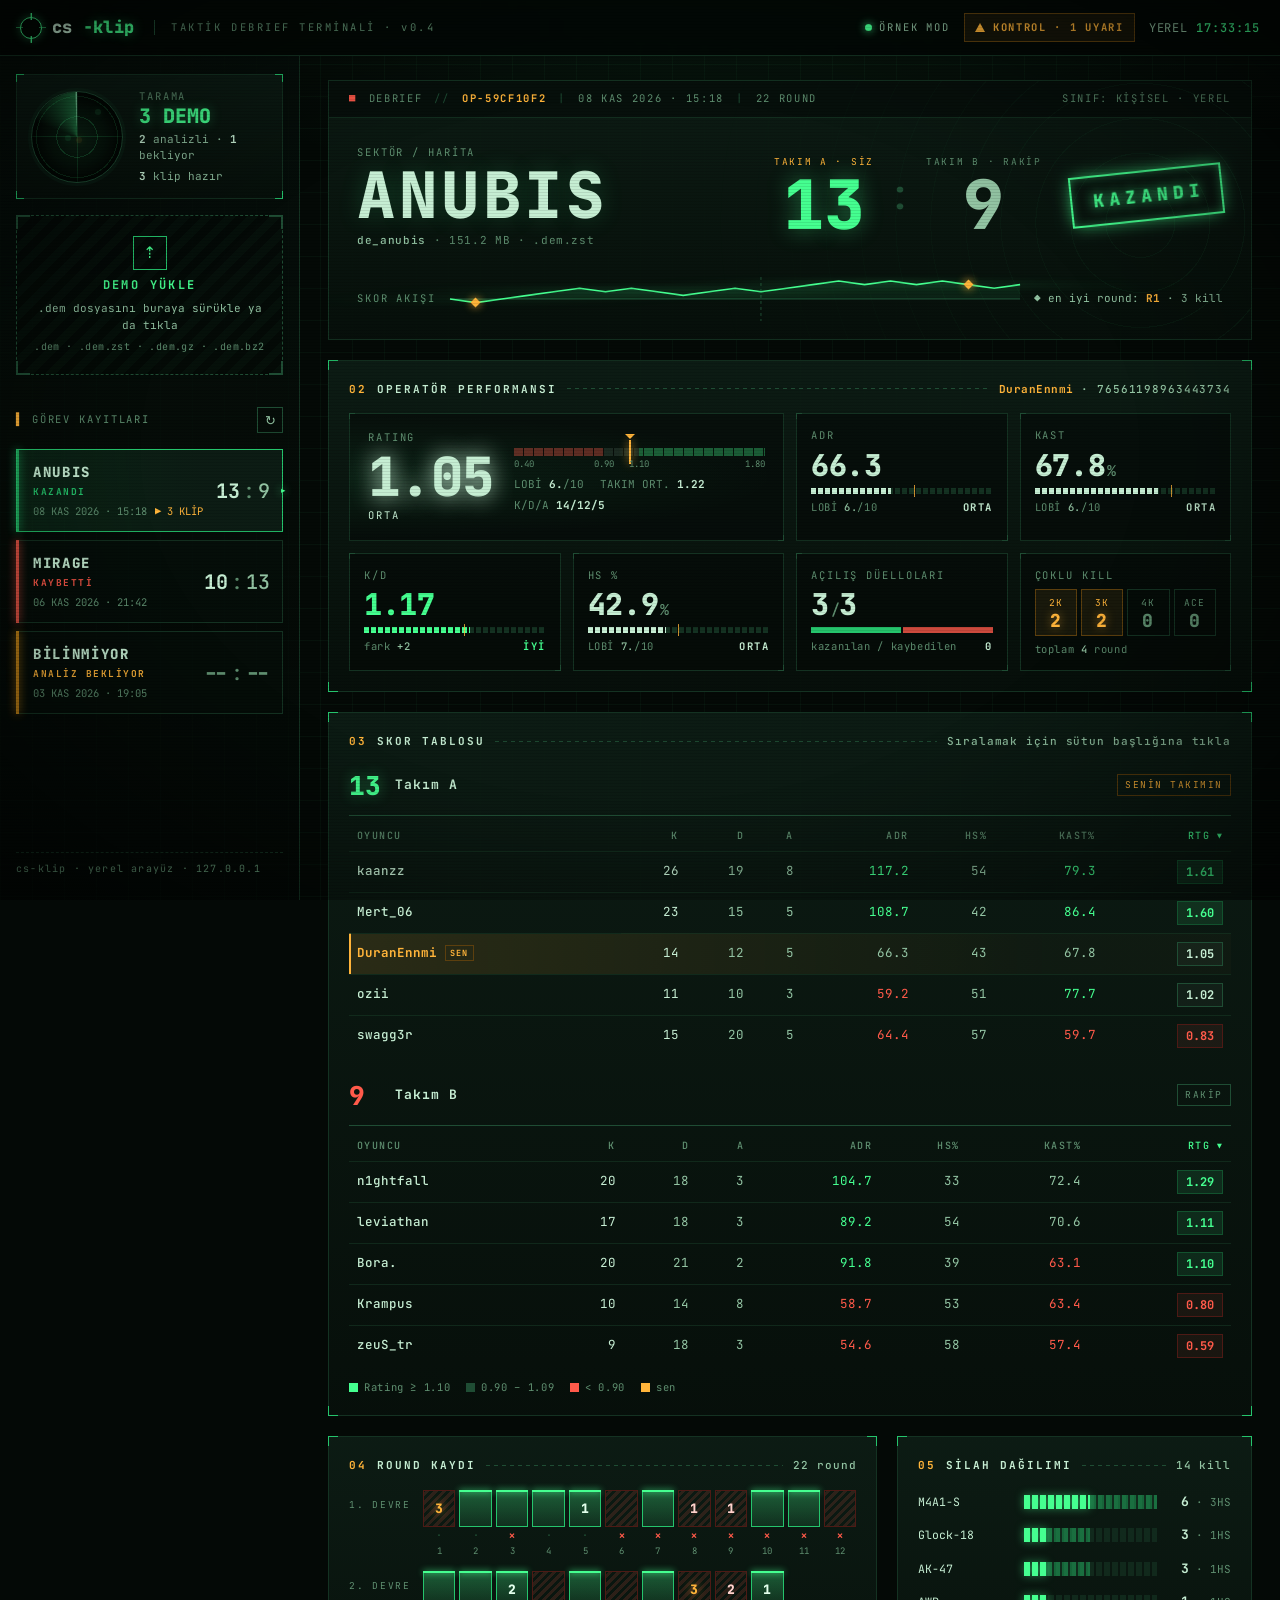
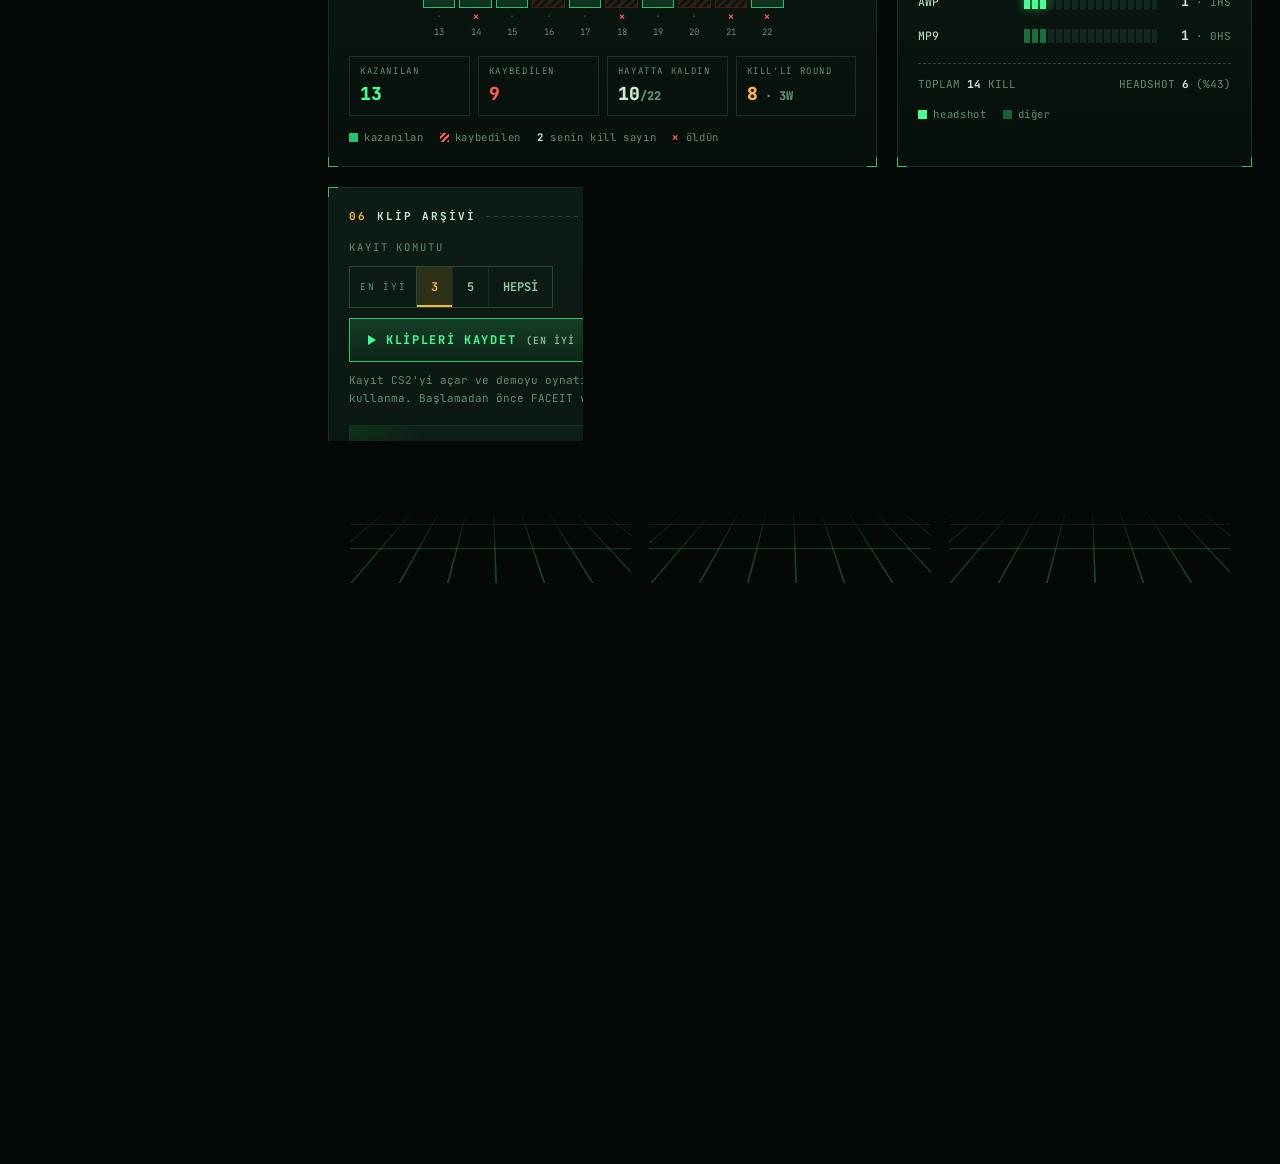
<file: tasarimlar/04-taktik-terminal.html>
<!doctype html>
<html lang="tr">
<head>
<meta charset="utf-8">
<meta name="viewport" content="width=device-width, initial-scale=1">
<title>cs-klip · Taktik Terminal</title>
<link rel="preconnect" href="https://fonts.googleapis.com">
<link rel="preconnect" href="https://fonts.gstatic.com" crossorigin>
<link href="https://fonts.googleapis.com/css2?family=JetBrains+Mono:wght@300;400;500;700;800&display=swap" rel="stylesheet">
<style>
/* =========================================================
   cs-klip — Tasarım 04 · "Taktik Terminal"
   Fosfor yeşili + kehribar, monospace, ızgara, nişangâh köşeleri
   ========================================================= */
:root {
  --bg: #040906;
  --bg2: #07100b;
  --panel: #0a1610;
  --panel2: #0d1d15;
  --line: #143222;
  --line2: #1f4d34;
  --text: #c6eed3;
  --soft: #93c4a3;
  --muted: #5f8f70;
  --phos: #45ff90;
  --phos2: #25c46c;
  --phosdim: #12522e;
  --amber: #ffb43a;
  --amber2: #d98f17;
  --amberdim: #5c3f0e;
  --red: #ff5a4a;
  --reddim: #4d1a15;
  --glow: 0 0 18px rgba(69, 255, 144, .22);
  --mono: 'JetBrains Mono', 'IBM Plex Mono', ui-monospace, 'Cascadia Mono', Consolas, monospace;
  --top: 56px;
}

* { box-sizing: border-box; }
html { -webkit-text-size-adjust: 100%; }
body {
  margin: 0;
  min-height: 100vh;
  font: 400 13px/1.5 var(--mono);
  color: var(--text);
  background-color: var(--bg);
  background-image:
    radial-gradient(ellipse 80% 50% at 60% -10%, rgba(69, 255, 144, .08), transparent 70%),
    linear-gradient(rgba(69, 255, 144, .035) 1px, transparent 1px),
    linear-gradient(90deg, rgba(69, 255, 144, .035) 1px, transparent 1px);
  background-size: auto, 32px 32px, 32px 32px;
  background-attachment: fixed;
  overflow-x: hidden;
}
/* tarama çizgileri + vinyet (okunurluğu bozmayacak kadar hafif) */
body::before {
  content: ""; position: fixed; inset: 0; pointer-events: none; z-index: 90;
  background: repeating-linear-gradient(to bottom, rgba(0, 0, 0, .16) 0 1px, transparent 1px 3px);
  opacity: .55;
}
body::after {
  content: ""; position: fixed; inset: 0; pointer-events: none; z-index: 91;
  background: radial-gradient(ellipse at center, transparent 55%, rgba(0, 0, 0, .5) 100%);
}
.tarama-bandi {
  position: fixed; left: 0; right: 0; top: -20vh; height: 18vh; pointer-events: none; z-index: 92;
  background: linear-gradient(to bottom, transparent, rgba(69, 255, 144, .035), transparent);
  animation: bant 9s linear infinite;
}
@keyframes bant { to { transform: translateY(140vh); } }

::selection { background: var(--amber); color: #120c02; }
button { font: inherit; color: inherit; }
:focus-visible { outline: 1px solid var(--amber); outline-offset: 2px; }
::-webkit-scrollbar { width: 8px; height: 8px; }
::-webkit-scrollbar-track { background: transparent; }
::-webkit-scrollbar-thumb { background: var(--line2); }

/* ---------- ortak ---------- */
.lbl { font-size: 10.5px; letter-spacing: .18em; text-transform: uppercase; color: var(--muted); }
.iyi { color: var(--phos); }
.orta { color: var(--text); }
.kotu { color: var(--red); }

.panel {
  --c: var(--phos2);
  --s: 10px;
  position: relative;
  background: linear-gradient(180deg, rgba(13, 29, 21, .94), rgba(7, 16, 11, .94));
  border: 1px solid var(--line);
  padding: 20px;
}
/* nişangâh köşe işaretleri */
.panel::before {
  content: ""; position: absolute; inset: -1px; pointer-events: none;
  background:
    linear-gradient(var(--c), var(--c)) top left / var(--s) 1px,
    linear-gradient(var(--c), var(--c)) top left / 1px var(--s),
    linear-gradient(var(--c), var(--c)) top right / var(--s) 1px,
    linear-gradient(var(--c), var(--c)) top right / 1px var(--s),
    linear-gradient(var(--c), var(--c)) bottom left / var(--s) 1px,
    linear-gradient(var(--c), var(--c)) bottom left / 1px var(--s),
    linear-gradient(var(--c), var(--c)) bottom right / var(--s) 1px,
    linear-gradient(var(--c), var(--c)) bottom right / 1px var(--s);
  background-repeat: no-repeat;
}
.giris { animation: giris .5s cubic-bezier(.2, .7, .2, 1) both; animation-delay: calc(var(--i, 0) * 70ms); }
@keyframes giris { from { opacity: 0; transform: translateY(8px); } }

.sec-h { display: flex; align-items: center; gap: 10px; margin: 0 0 16px; font-size: 11px; letter-spacing: .18em; text-transform: uppercase; color: var(--muted); font-weight: 500; }
.sec-h .no { color: var(--amber); font-weight: 700; }
.sec-h .t { color: var(--text); font-weight: 700; white-space: nowrap; }
.sec-h .cizgi { flex: 1; min-width: 12px; height: 1px; background: repeating-linear-gradient(90deg, var(--line2) 0 4px, transparent 4px 8px); }
.sec-h .ek { color: var(--soft); letter-spacing: .08em; text-transform: none; font-size: 11px; white-space: nowrap; overflow: hidden; text-overflow: ellipsis; }

.btn {
  display: inline-flex; align-items: center; gap: 10px; justify-content: center;
  font-weight: 700; font-size: 12px; letter-spacing: .14em; text-transform: uppercase;
  padding: 12px 18px; cursor: pointer; color: var(--phos);
  border: 1px solid var(--phos2);
  background: linear-gradient(180deg, rgba(69, 255, 144, .16), rgba(69, 255, 144, .05));
  transition: background .18s, box-shadow .18s, transform .08s, color .18s;
}
.btn:hover:not(:disabled) { background: rgba(69, 255, 144, .22); box-shadow: 0 0 0 1px var(--phos2), var(--glow); color: #d9ffe8; }
.btn:active:not(:disabled) { transform: translateY(1px); }
.btn:disabled { opacity: .55; cursor: not-allowed; }
.btn .ok-ikon { width: 0; height: 0; border-left: 8px solid currentColor; border-top: 5px solid transparent; border-bottom: 5px solid transparent; }
.btn small { font-weight: 500; color: var(--soft); letter-spacing: .1em; }

.ikon-dugme { background: none; border: 1px solid var(--line2); color: var(--soft); width: 26px; height: 26px; cursor: pointer; transition: color .15s, border-color .15s, transform .4s; }
.ikon-dugme:hover { color: var(--phos); border-color: var(--phos2); transform: rotate(180deg); }

/* ---------- üst şerit ---------- */
.top {
  position: sticky; top: 0; z-index: 50; height: var(--top);
  display: flex; align-items: center; gap: 20px; padding: 0 20px;
  background: rgba(4, 9, 6, .9); backdrop-filter: blur(6px);
  border-bottom: 1px solid var(--line);
}
.marka { display: flex; align-items: center; gap: 10px; font-weight: 800; font-size: 17px; letter-spacing: .02em; white-space: nowrap; }
.marka b { color: var(--text); font-weight: 800; }
.marka span { color: var(--phos); text-shadow: 0 0 12px rgba(69, 255, 144, .45); }
.nisan { position: relative; width: 22px; height: 22px; border: 1.5px solid var(--phos); border-radius: 50%; flex: none; box-shadow: 0 0 10px rgba(69, 255, 144, .35); }
.nisan::before, .nisan::after { content: ""; position: absolute; background: var(--phos); }
.nisan::before { left: 50%; top: -5px; bottom: -5px; width: 1.5px; transform: translateX(-50%);
  -webkit-mask: linear-gradient(#000 0 7px, transparent 7px calc(100% - 7px), #000 calc(100% - 7px)); mask: linear-gradient(#000 0 7px, transparent 7px calc(100% - 7px), #000 calc(100% - 7px)); }
.nisan::after { top: 50%; left: -5px; right: -5px; height: 1.5px; transform: translateY(-50%);
  -webkit-mask: linear-gradient(90deg, #000 0 7px, transparent 7px calc(100% - 7px), #000 calc(100% - 7px)); mask: linear-gradient(90deg, #000 0 7px, transparent 7px calc(100% - 7px), #000 calc(100% - 7px)); }
.top-alt { font-size: 10.5px; letter-spacing: .24em; color: var(--muted); border-left: 1px solid var(--line2); padding-left: 16px; white-space: nowrap; }
.top-sag { margin-left: auto; display: flex; align-items: center; gap: 14px; min-width: 0; }
.canli { display: inline-flex; align-items: center; gap: 7px; font-size: 10.5px; letter-spacing: .18em; color: var(--soft); white-space: nowrap; }
.canli i { width: 7px; height: 7px; background: var(--phos); border-radius: 50%; box-shadow: 0 0 8px var(--phos); animation: nabiz 1.6s ease-in-out infinite; }
@keyframes nabiz { 50% { opacity: .25; } }
.durum-pill { display: inline-flex; align-items: center; gap: 8px; cursor: pointer; font-size: 10.5px; letter-spacing: .16em; font-weight: 700; padding: 6px 10px; white-space: nowrap; background: rgba(255, 180, 58, .08); color: var(--amber); border: 1px solid var(--amberdim); transition: background .15s, border-color .15s; }
.durum-pill:hover { background: rgba(255, 180, 58, .16); border-color: var(--amber2); }
.durum-pill.hazir { color: var(--phos); background: rgba(69, 255, 144, .07); border-color: var(--phosdim); }
.durum-pill .ucgen { width: 0; height: 0; border-left: 5px solid transparent; border-right: 5px solid transparent; border-bottom: 9px solid currentColor; }
.saat { font-size: 12px; color: var(--soft); letter-spacing: .08em; white-space: nowrap; font-variant-numeric: tabular-nums; }
.saat b { color: var(--phos); font-weight: 500; }

/* ---------- yerleşim ---------- */
.app { display: grid; grid-template-columns: 300px minmax(0, 1fr); min-height: calc(100vh - var(--top)); }
.yan {
  position: sticky; top: var(--top); height: calc(100vh - var(--top)); overflow-y: auto;
  border-right: 1px solid var(--line); padding: 18px 16px 24px;
  background: linear-gradient(180deg, rgba(7, 16, 11, .85), rgba(4, 9, 6, .6));
  display: flex; flex-direction: column; gap: 16px;
}
.ana { padding: 24px 28px 64px; display: flex; flex-direction: column; gap: 20px; min-width: 0; max-width: 1280px; width: 100%; }

/* ---------- radar ---------- */
.radar-kutu { display: flex; align-items: center; gap: 16px; padding: 14px; --s: 8px; }
.radar {
  position: relative; flex: none; width: 92px; aspect-ratio: 1; border-radius: 50%; overflow: hidden;
  border: 1px solid var(--line2);
  background:
    radial-gradient(circle, transparent 0 31%, rgba(69, 255, 144, .2) 31% calc(31% + 1px), transparent calc(31% + 1px) 63%, rgba(69, 255, 144, .2) 63% calc(63% + 1px), transparent calc(63% + 1px)),
    linear-gradient(rgba(69, 255, 144, .16), rgba(69, 255, 144, .16)) center / 1px 100% no-repeat,
    linear-gradient(rgba(69, 255, 144, .16), rgba(69, 255, 144, .16)) center / 100% 1px no-repeat,
    radial-gradient(circle, #0c2416, #040a06 75%);
  box-shadow: inset 0 0 20px rgba(0, 0, 0, .8), 0 0 0 3px rgba(69, 255, 144, .04);
}
.radar .sweep { position: absolute; inset: 0; border-radius: 50%; background: conic-gradient(from 0deg, transparent 0deg 290deg, rgba(69, 255, 144, .06) 300deg, rgba(69, 255, 144, .38) 357deg, rgba(160, 255, 200, .9) 360deg); animation: tur 4s linear infinite; }
.radar.hizli .sweep { animation-duration: 1s; }
@keyframes tur { to { transform: rotate(360deg); } }
.radar .blip { position: absolute; width: 6px; height: 6px; margin: -3px 0 0 -3px; border-radius: 50%; background: var(--phos); box-shadow: 0 0 8px var(--phos); opacity: .12; animation: blip 4s linear infinite; }
.radar .blip.amber { background: var(--amber); box-shadow: 0 0 8px var(--amber); }
@keyframes blip { 0% { opacity: 1; transform: scale(1.5); } 8% { transform: scale(1); } 75%, 100% { opacity: .12; } }
.radar-metin { min-width: 0; }
.radar-metin .buyuk { font-size: 20px; font-weight: 800; color: var(--phos); line-height: 1.1; text-shadow: 0 0 12px rgba(69, 255, 144, .35); }
.radar-metin .satir { font-size: 11px; color: var(--soft); margin-top: 4px; }
.radar-metin .satir b { color: var(--text); font-weight: 700; }

/* ---------- demo yükle ---------- */
.birak {
  --c: var(--line2); --s: 14px;
  position: relative; display: grid; justify-items: center; text-align: center; gap: 6px;
  padding: 20px 14px; cursor: pointer;
  background:
    repeating-linear-gradient(-45deg, rgba(69, 255, 144, .025) 0 8px, transparent 8px 16px),
    rgba(4, 9, 6, .5);
  border: 1px dashed var(--line2);
  transition: border-color .18s, background-color .18s, box-shadow .18s;
}
.birak::before { content: ""; position: absolute; inset: -1px; pointer-events: none;
  background: linear-gradient(var(--c), var(--c)) top left / var(--s) 2px, linear-gradient(var(--c), var(--c)) top left / 2px var(--s),
    linear-gradient(var(--c), var(--c)) top right / var(--s) 2px, linear-gradient(var(--c), var(--c)) top right / 2px var(--s),
    linear-gradient(var(--c), var(--c)) bottom left / var(--s) 2px, linear-gradient(var(--c), var(--c)) bottom left / 2px var(--s),
    linear-gradient(var(--c), var(--c)) bottom right / var(--s) 2px, linear-gradient(var(--c), var(--c)) bottom right / 2px var(--s);
  background-repeat: no-repeat; }
.birak:hover, .birak.uzerinde { border-color: var(--phos2); background-color: rgba(69, 255, 144, .05); --c: var(--phos); }
.birak.uzerinde { box-shadow: inset 0 0 30px rgba(69, 255, 144, .12); }
.birak .ok { width: 34px; height: 34px; border: 1px solid var(--phos2); display: grid; place-items: center; color: var(--phos); font-size: 16px; transition: transform .2s; }
.birak:hover .ok, .birak.uzerinde .ok { transform: translateY(-2px); }
.birak strong { font-size: 12px; letter-spacing: .2em; color: var(--phos); }
.birak span { font-size: 11px; color: var(--soft); }
.birak small { font-size: 10px; color: var(--muted); letter-spacing: .04em; }
.yukleme { display: grid; gap: 8px; }
.yuk-is { border: 1px solid var(--line); padding: 10px 12px; background: rgba(4, 9, 6, .6); font-size: 11px; }
.yuk-is .ad { color: var(--text); white-space: nowrap; overflow: hidden; text-overflow: ellipsis; }
.yuk-is .alt { display: flex; justify-content: space-between; color: var(--muted); margin-top: 6px; font-size: 10.5px; }
.yuk-is.hata { border-color: var(--reddim); color: var(--red); }
.yuk-is.bitti .alt span:last-child { color: var(--phos); }

.cubuk { height: 6px; margin-top: 8px; background: repeating-linear-gradient(90deg, var(--line) 0 6px, transparent 6px 8px); position: relative; overflow: hidden; }
.cubuk i { position: absolute; inset: 0 auto 0 0; width: 0; background: repeating-linear-gradient(90deg, var(--phos) 0 6px, transparent 6px 8px); box-shadow: 0 0 10px rgba(69, 255, 144, .4); transition: width .25s ease; }
.cubuk.amber i { background: repeating-linear-gradient(90deg, var(--amber) 0 6px, transparent 6px 8px); box-shadow: 0 0 10px rgba(255, 180, 58, .35); }

/* ---------- demo listesi ---------- */
.yan-baslik { display: flex; align-items: center; justify-content: space-between; gap: 8px; }
.yan-baslik .lbl b { color: var(--amber); font-weight: 700; }
.demolar { list-style: none; margin: 0; padding: 0; display: grid; gap: 8px; }
.demo {
  --durum: var(--muted);
  position: relative; width: 100%; text-align: left; cursor: pointer;
  display: grid; grid-template-columns: 1fr auto; gap: 4px 10px; align-items: center;
  padding: 12px 12px 12px 16px;
  background: rgba(7, 16, 11, .7); border: 1px solid var(--line);
  transition: background .18s, border-color .18s, transform .18s;
}
.demo::before { content: ""; position: absolute; left: -1px; top: -1px; bottom: -1px; width: 3px; background: var(--durum); box-shadow: 0 0 8px var(--durum); opacity: .85; }
.demo.s-w { --durum: var(--phos2); }
.demo.s-l { --durum: var(--red); }
.demo.s-d, .demo.s-p { --durum: var(--amber2); }
.demo:hover { background: rgba(13, 29, 21, .95); border-color: var(--line2); transform: translateX(2px); }
.demo.secili { background: linear-gradient(90deg, rgba(69, 255, 144, .1), rgba(13, 29, 21, .95) 70%); border-color: var(--phos2); }
.demo.secili::after { content: "▸"; position: absolute; right: -1px; top: 50%; transform: translate(50%, -50%); color: var(--phos); font-size: 14px; text-shadow: 0 0 8px var(--phos); }
.d-harita { font-weight: 800; font-size: 14px; letter-spacing: .12em; color: var(--text); }
.d-sonuc { font-size: 9.5px; letter-spacing: .16em; font-weight: 700; color: var(--durum); }
.demo.s-p .d-sonuc { color: var(--amber); }
.d-ust { display: flex; flex-direction: column; gap: 2px; min-width: 0; }
.d-skor { font-size: 20px; font-weight: 800; font-variant-numeric: tabular-nums; grid-row: span 2; text-align: right; line-height: 1; }
.d-skor i { font-style: normal; color: var(--muted); margin: 0 3px; font-weight: 400; }
.d-skor span { color: var(--soft); font-weight: 500; }
.demo.s-p .d-skor { color: var(--muted); }
.d-alt { font-size: 10.5px; color: var(--muted); display: flex; flex-wrap: wrap; gap: 0 8px; }
.d-alt .klip-say { color: var(--amber); }
.yan-alt { margin-top: auto; padding-top: 8px; font-size: 10px; color: var(--muted); letter-spacing: .12em; border-top: 1px dashed var(--line); }

/* ---------- maç başlığı (debrief) ---------- */
.brief { padding: 0; overflow: hidden; }
.brief::after { content: ""; position: absolute; inset: 0; pointer-events: none;
  background: repeating-radial-gradient(circle at 88% 55%, transparent 0 34px, rgba(69, 255, 144, .05) 34px 35px);
  -webkit-mask: linear-gradient(90deg, transparent 40%, #000); mask: linear-gradient(90deg, transparent 40%, #000); }
.brief-ust { display: flex; flex-wrap: wrap; align-items: center; gap: 6px 12px; padding: 10px 20px; border-bottom: 1px solid var(--line); background: rgba(4, 9, 6, .55); font-size: 10.5px; letter-spacing: .16em; color: var(--muted); }
.brief-ust .kod { color: var(--amber); font-weight: 700; }
.brief-ust .ayir { color: var(--line2); }
.brief-ust .sag { margin-left: auto; }
.blink { color: var(--red); animation: nabiz 1.2s steps(2) infinite; }
.brief-grid { position: relative; z-index: 1; display: grid; grid-template-columns: minmax(0, 1fr) auto auto; align-items: center; gap: 28px; padding: 24px 28px 18px; }
.brief-map h1 { margin: 4px 0 6px; font-size: 64px; line-height: .95; font-weight: 800; letter-spacing: .06em; color: var(--text); text-shadow: 0 0 24px rgba(69, 255, 144, .18); overflow-wrap: anywhere; }
.brief-map .kod { font-size: 11px; color: var(--muted); letter-spacing: .06em; }
.brief-map .kod b { color: var(--soft); font-weight: 500; }
.brief-skor { display: flex; align-items: flex-end; gap: 14px; }
.tk { display: grid; justify-items: center; gap: 4px; }
.tk b { font-size: 68px; line-height: .9; font-weight: 800; font-variant-numeric: tabular-nums; }
.tk.biz b { color: var(--phos); text-shadow: 0 0 22px rgba(69, 255, 144, .4); }
.brief.s-l .tk.biz b { color: var(--text); text-shadow: none; }
.brief.s-l .tk.onlar b { color: var(--red); text-shadow: 0 0 22px rgba(255, 90, 74, .35); }
.tk.onlar b { color: var(--soft); }
.tk .lbl { font-size: 9.5px; white-space: nowrap; }
.tk.biz .lbl { color: var(--amber); }
.ayr { font-size: 40px; color: var(--line2); padding-bottom: 10px; }
.damga {
  --dc: var(--phos);
  padding: 10px 16px; border: 2px solid var(--dc); color: var(--dc);
  font-weight: 800; font-size: 18px; letter-spacing: .28em; text-indent: .28em; white-space: nowrap;
  transform: rotate(-6deg); text-shadow: 0 0 12px currentColor; box-shadow: 0 0 18px -4px var(--dc), inset 0 0 14px -6px var(--dc);
  animation: damga .55s cubic-bezier(.3, 1.6, .5, 1) .25s both;
}
.brief.s-l .damga { --dc: var(--red); }
.brief.s-d .damga { --dc: var(--amber); }
@keyframes damga { from { opacity: 0; transform: rotate(-6deg) scale(1.7); } }
.akis { position: relative; z-index: 1; display: grid; grid-template-columns: auto minmax(0, 1fr) auto; gap: 14px; align-items: center; padding: 10px 28px 18px; }
.akis svg { width: 100%; height: 44px; display: block; overflow: visible; }
.akis .ozet { font-size: 11px; color: var(--soft); white-space: nowrap; }

/* ---------- operatör kutucukları ---------- */
.operator-ad { color: var(--amber); font-weight: 700; text-transform: none; letter-spacing: .04em; }
.kutular { display: grid; grid-template-columns: repeat(4, minmax(0, 1fr)); gap: 12px; }
.kutu {
  --c: var(--line2); --s: 6px;
  position: relative; padding: 14px 14px 12px; background: rgba(4, 9, 6, .55); border: 1px solid var(--line);
  display: flex; flex-direction: column; gap: 6px; min-width: 0;
  transition: border-color .18s, background .18s;
}
.kutu::before { content: ""; position: absolute; inset: -1px; pointer-events: none;
  background: linear-gradient(var(--c), var(--c)) top left / var(--s) 1px, linear-gradient(var(--c), var(--c)) top left / 1px var(--s),
    linear-gradient(var(--c), var(--c)) bottom right / var(--s) 1px, linear-gradient(var(--c), var(--c)) bottom right / 1px var(--s);
  background-repeat: no-repeat; }
.kutu:hover { border-color: var(--line2); background: rgba(13, 29, 21, .8); --c: var(--phos2); }
.kutu .deger { font-size: 30px; font-weight: 800; line-height: 1; font-variant-numeric: tabular-nums; letter-spacing: -.01em; }
.kutu .deger small { font-size: 15px; font-weight: 500; color: var(--muted); margin-left: 2px; }
.kutu .alt { font-size: 10.5px; color: var(--muted); display: flex; justify-content: space-between; gap: 8px; letter-spacing: .06em; }
.kutu .alt b { color: var(--soft); font-weight: 500; }
.kutu .not { font-weight: 700; letter-spacing: .14em; }
.olcer { position: relative; height: 6px; margin-top: 2px; background: repeating-linear-gradient(90deg, var(--line) 0 5px, transparent 5px 7px); }
.olcer i { position: absolute; inset: 0 auto 0 0; background: repeating-linear-gradient(90deg, currentColor 0 5px, transparent 5px 7px); transform-origin: left; animation: dol .8s cubic-bezier(.2, .7, .2, 1) .2s both; }
.olcer u { position: absolute; top: -3px; bottom: -3px; width: 1px; background: var(--amber); opacity: .8; }
@keyframes dol { from { transform: scaleX(0); } }
.kutu.rating { grid-column: span 2; grid-row: span 1; padding: 16px 18px; flex-direction: row; align-items: center; gap: 20px; background: radial-gradient(ellipse at 0% 50%, rgba(69, 255, 144, .08), transparent 70%), rgba(4, 9, 6, .55); }
.kutu.rating .sol { display: grid; gap: 4px; }
.kutu.rating .deger { font-size: 54px; text-shadow: 0 0 22px currentColor; }
.kutu.rating .sag { flex: 1; min-width: 0; display: grid; gap: 10px; }
.r-olcek { position: relative; height: 26px; }
.r-olcek .bant { position: absolute; left: 0; right: 0; top: 8px; height: 8px; background: linear-gradient(90deg, rgba(255, 90, 74, .35) 0 35.7%, rgba(198, 238, 211, .1) 35.7% 50%, rgba(69, 255, 144, .32) 50%); }
.r-olcek .bant::after { content: ""; position: absolute; inset: 0; background: repeating-linear-gradient(90deg, transparent 0 9px, rgba(4, 9, 6, .9) 9px 10px); }
.r-olcek .isaret { position: absolute; top: 0; width: 2px; height: 24px; background: var(--amber); box-shadow: 0 0 8px var(--amber); transform: translateX(-1px); animation: isaret .9s cubic-bezier(.2, .7, .2, 1) .2s both; }
.r-olcek .isaret::after { content: ""; position: absolute; left: 50%; top: -6px; transform: translateX(-50%); border: 5px solid transparent; border-top-color: var(--amber); }
@keyframes isaret { from { opacity: 0; transform: translate(-1px, -8px); } }
.r-olcek .t { position: absolute; top: 18px; font-size: 9px; color: var(--muted); transform: translateX(-50%); }
.r-satir { display: flex; flex-wrap: wrap; gap: 4px 16px; font-size: 11px; color: var(--muted); }
.r-satir b { color: var(--text); font-weight: 700; }
.ck { display: grid; grid-template-columns: repeat(4, 1fr); gap: 4px; }
.ck span { display: grid; justify-items: center; padding: 6px 0 5px; border: 1px solid var(--line); font-size: 9.5px; letter-spacing: .1em; color: var(--muted); }
.ck span b { font-size: 18px; color: var(--muted); font-weight: 800; line-height: 1.1; }
.ck span.var { border-color: var(--amberdim); background: rgba(255, 180, 58, .08); color: var(--amber); }
.ck span.var b { color: var(--amber); text-shadow: 0 0 10px rgba(255, 180, 58, .5); }
.duello { display: flex; height: 6px; gap: 2px; margin-top: 2px; }
.duello i { background: var(--phos2); }
.duello u { background: var(--red); opacity: .8; }

/* ---------- skor tablosu ---------- */
.tablolar { display: grid; grid-template-columns: repeat(auto-fit, minmax(min(100%, 460px), 1fr)); gap: 20px; }
.takim-ust { display: flex; align-items: center; gap: 12px; padding-bottom: 10px; margin-bottom: 4px; border-bottom: 1px solid var(--line2); }
.takim-ust .skor { font-size: 26px; font-weight: 800; font-variant-numeric: tabular-nums; min-width: 34px; }
.takim-ust .skor.w { color: var(--phos); text-shadow: 0 0 14px rgba(69, 255, 144, .4); }
.takim-ust .skor.l { color: var(--red); }
.takim-ust .ad { font-weight: 700; letter-spacing: .08em; }
.takim-ust .etk { margin-left: auto; font-size: 9.5px; letter-spacing: .16em; padding: 3px 7px; border: 1px solid var(--line2); color: var(--muted); }
.takim-ust .etk.biz { color: var(--amber); border-color: var(--amberdim); }
.tablo-sar { overflow-x: auto; }
table { width: 100%; border-collapse: collapse; font-variant-numeric: tabular-nums; }
th, td { padding: 8px 8px; text-align: right; white-space: nowrap; }
th:first-child, td:first-child { text-align: left; }
th { font-size: 10px; font-weight: 500; letter-spacing: .14em; color: var(--muted); cursor: pointer; user-select: none; transition: color .15s; }
th:hover { color: var(--text); }
th.sirali { color: var(--phos); }
th.sirali::after { content: " ▼"; font-size: 8px; }
th.sirali.artan::after { content: " ▲"; }
tbody tr { border-top: 1px solid rgba(20, 50, 34, .7); transition: background .15s; }
tbody tr:hover { background: rgba(69, 255, 144, .04); }
td { font-size: 12.5px; color: var(--soft); }
td.kda-tek { display: none; }
.oyuncu { color: var(--text); font-weight: 500; max-width: 160px; overflow: hidden; text-overflow: ellipsis; }
tr.ben { background: linear-gradient(90deg, rgba(255, 180, 58, .13), rgba(255, 180, 58, .02) 80%); box-shadow: inset 2px 0 0 var(--amber); }
tr.ben:hover { background: linear-gradient(90deg, rgba(255, 180, 58, .18), rgba(255, 180, 58, .04) 80%); }
tr.ben .oyuncu { color: var(--amber); font-weight: 700; }
tr.ben .oyuncu::after { content: "SEN"; margin-left: 8px; font-size: 8.5px; letter-spacing: .14em; padding: 1px 4px; border: 1px solid var(--amberdim); color: var(--amber); vertical-align: 1px; }
.rr { display: inline-block; min-width: 46px; text-align: center; padding: 2px 6px; font-weight: 700; font-size: 12px; border: 1px solid; }
.rr.iyi { color: var(--phos); border-color: var(--phosdim); background: rgba(69, 255, 144, .1); }
.rr.orta { color: var(--text); border-color: var(--line2); background: rgba(198, 238, 211, .04); }
.rr.kotu { color: var(--red); border-color: var(--reddim); background: rgba(255, 90, 74, .08); }
.lejant { display: flex; flex-wrap: wrap; gap: 6px 16px; margin-top: 14px; font-size: 10.5px; color: var(--muted); letter-spacing: .06em; }
.lejant i { display: inline-block; width: 9px; height: 9px; margin-right: 6px; vertical-align: -1px; }

/* ---------- round zaman çizelgesi + silahlar ---------- */
.ikili { display: grid; grid-template-columns: minmax(0, 1.55fr) minmax(0, 1fr); gap: 20px; }
.devre { display: grid; grid-template-columns: 64px minmax(0, 1fr); gap: 10px; align-items: start; }
.devre + .devre { margin-top: 12px; }
.devre .lbl { padding-top: 8px; font-size: 9.5px; }
.rlar { display: grid; grid-template-columns: repeat(12, minmax(0, 1fr)); gap: 4px; }
.rd { display: grid; gap: 3px; justify-items: center; cursor: default; }
.rd .k {
  width: 100%; aspect-ratio: 1 / 1.15; display: grid; place-items: center; font-size: 13px; font-weight: 800;
  border: 1px solid var(--line2); position: relative; transition: transform .15s, box-shadow .15s;
}
.rd.w .k { background: linear-gradient(180deg, rgba(69, 255, 144, .3), rgba(69, 255, 144, .1)); border-color: var(--phos2); color: #e2ffec; }
.rd.w .k::before { content: ""; position: absolute; left: -1px; right: -1px; top: -1px; height: 2px; background: var(--phos); box-shadow: 0 0 6px var(--phos); }
.rd.l .k { background: repeating-linear-gradient(-45deg, rgba(255, 90, 74, .14) 0 3px, transparent 3px 6px); border-color: var(--reddim); color: #ffd2cc; }
.rd .k.cok { color: var(--amber); text-shadow: 0 0 10px rgba(255, 180, 58, .7); }
.rd:hover .k { transform: translateY(-2px); box-shadow: 0 0 0 1px var(--amber), 0 4px 12px rgba(0, 0, 0, .6); }
.rd .o { height: 12px; font-size: 10px; line-height: 12px; color: var(--red); font-weight: 700; }
.rd .o.yasar { color: var(--line2); }
.rd .no { font-size: 9px; color: var(--muted); }
.r-ozet { display: grid; grid-template-columns: repeat(4, minmax(0, 1fr)); gap: 8px; margin-top: 16px; }
.r-ozet div { border: 1px solid var(--line); padding: 8px 10px; display: grid; gap: 2px; min-width: 0; }
.r-ozet b { font-size: 18px; font-weight: 800; }
.r-ozet .lbl { font-size: 9px; white-space: nowrap; overflow: hidden; text-overflow: ellipsis; }

.silahlar { display: grid; gap: 10px; }
.silah { display: grid; grid-template-columns: 96px minmax(0, 1fr) 64px; gap: 10px; align-items: center; padding: 2px 0; }
.silah .ad { font-size: 11.5px; color: var(--text); white-space: nowrap; overflow: hidden; text-overflow: ellipsis; }
.silah .iz { position: relative; height: 14px; background: repeating-linear-gradient(90deg, rgba(20, 50, 34, .7) 0 6px, transparent 6px 8px); }
.silah .bar { position: absolute; inset: 0 auto 0 0; display: flex; transform-origin: left; animation: dol .8s cubic-bezier(.2, .7, .2, 1) both; animation-delay: calc(var(--i, 0) * 80ms + .15s); }
.silah .bar .hs { background: repeating-linear-gradient(90deg, var(--phos) 0 6px, transparent 6px 8px); filter: drop-shadow(0 0 4px rgba(69, 255, 144, .5)); }
.silah .bar .gv { background: repeating-linear-gradient(90deg, var(--phos2) 0 6px, transparent 6px 8px); opacity: .45; }
.silah .say { font-size: 11px; color: var(--muted); text-align: right; white-space: nowrap; }
.silah .say b { color: var(--text); font-size: 13px; }
.silah:hover .ad { color: var(--phos); }
.silah-ozet { margin-top: 16px; padding-top: 12px; border-top: 1px dashed var(--line2); display: flex; flex-wrap: wrap; justify-content: space-between; gap: 6px 16px; font-size: 11px; color: var(--muted); }
.silah-ozet b { color: var(--text); }

/* ---------- klipler ---------- */
.rec { display: grid; grid-template-columns: minmax(0, 1.2fr) minmax(0, 1fr); gap: 16px; margin-bottom: 18px; }
.rec-sol { display: grid; gap: 10px; align-content: start; }
.rec-ctl { display: flex; flex-wrap: wrap; gap: 10px; align-items: stretch; }
.seg { display: inline-flex; align-items: stretch; border: 1px solid var(--line2); }
.seg .lbl { display: grid; place-items: center; padding: 0 10px; border-right: 1px solid var(--line2); font-size: 9.5px; }
.seg button { background: none; border: 0; border-right: 1px solid var(--line); padding: 0 14px; min-height: 40px; cursor: pointer; font-weight: 700; font-size: 12px; color: var(--soft); transition: background .15s, color .15s; }
.seg button:last-child { border-right: 0; }
.seg button:hover:not(:disabled) { background: rgba(69, 255, 144, .06); color: var(--text); }
.seg button[aria-pressed="true"] { background: rgba(255, 180, 58, .14); color: var(--amber); box-shadow: inset 0 -2px 0 var(--amber); }
.seg button:disabled { cursor: not-allowed; opacity: .6; }
.rec-sol .not { margin: 0; font-size: 11px; color: var(--muted); line-height: 1.6; }
.onkontrol { border: 1px solid var(--amberdim); background: linear-gradient(180deg, rgba(255, 180, 58, .08), rgba(255, 180, 58, .02)); padding: 12px 14px; font-size: 11.5px; }
.onkontrol.hazir { border-color: var(--phosdim); background: rgba(69, 255, 144, .05); }
.onkontrol .bas { display: flex; align-items: center; gap: 8px; color: var(--amber); font-weight: 700; letter-spacing: .14em; font-size: 10.5px; margin-bottom: 8px; }
.onkontrol.hazir .bas { color: var(--phos); }
.onkontrol ul { margin: 0; padding: 0; list-style: none; display: grid; gap: 6px; }
.onkontrol li { display: grid; grid-template-columns: 16px 1fr; gap: 6px; color: var(--text); }
.onkontrol li::before { content: "✕"; color: var(--amber); font-weight: 700; }
.onkontrol li.ok::before { content: "✓"; color: var(--phos); }

.kayit-durum { margin-bottom: 18px; border: 1px solid var(--line2); background: rgba(2, 6, 4, .75); }
.kayit-durum[hidden] { display: none; }
.kd-ust { display: flex; flex-wrap: wrap; align-items: center; gap: 8px 16px; padding: 12px 14px; border-bottom: 1px solid var(--line); }
.kd-ust .durum { display: inline-flex; align-items: center; gap: 8px; font-weight: 700; letter-spacing: .14em; font-size: 11px; color: var(--amber); }
.kd-ust .durum.bitti { color: var(--phos); }
.kd-ust .yuzde { margin-left: auto; font-size: 20px; font-weight: 800; font-variant-numeric: tabular-nums; color: var(--text); }
.kd-ust .cubuk { flex-basis: 100%; margin-top: 0; height: 8px; }
.mini-radar { width: 14px; height: 14px; border-radius: 50%; border: 1px solid currentColor; position: relative; overflow: hidden; }
.mini-radar::after { content: ""; position: absolute; inset: 0; background: conic-gradient(from 0deg, transparent 0 270deg, currentColor 360deg); animation: tur 1s linear infinite; }
.log { margin: 0; padding: 10px 14px; max-height: 180px; overflow: auto; font: 11.5px/1.65 var(--mono); color: var(--soft); white-space: pre-wrap; word-break: break-word; }
.log .ts { color: var(--muted); }
.log .ok { color: var(--phos); }
.log .warn { color: var(--amber); }
.imlec { display: inline-block; width: 7px; height: 13px; background: var(--phos); vertical-align: -2px; animation: nabiz 1s steps(2) infinite; }

.klipler { display: grid; grid-template-columns: repeat(auto-fill, minmax(min(100%, 270px), 1fr)); gap: 16px; }
.klip {
  position: relative; display: flex; flex-direction: column; background: rgba(4, 9, 6, .7); border: 1px solid var(--line);
  transition: border-color .2s, transform .2s, box-shadow .2s;
}
.klip:hover { border-color: var(--line2); transform: translateY(-3px); box-shadow: 0 14px 30px -12px rgba(0, 0, 0, .9), 0 0 0 1px rgba(69, 255, 144, .08); }
.klip.hazir:hover { border-color: var(--phos2); }
.klip.yeni { animation: yeni 1.4s ease; }
@keyframes yeni { 0% { box-shadow: 0 0 0 1px var(--phos), 0 0 34px rgba(69, 255, 144, .55); } 100% { box-shadow: none; } }
.thumb {
  --p: 0; --cx: 50%; --cy: 46%; --gx: 50%;
  position: relative; aspect-ratio: 16 / 9; overflow: hidden; border-bottom: 1px solid var(--line);
  background:
    radial-gradient(90% 70% at var(--gx) 0%, rgba(69, 255, 144, .16), transparent 65%),
    linear-gradient(180deg, #0c2015 0%, #06120b 52%, #020604 100%);
}
.thumb::before { content: ""; position: absolute; left: -60%; right: -60%; top: 52%; height: 90%;
  background-image: linear-gradient(rgba(69, 255, 144, .24) 1px, transparent 1px), linear-gradient(90deg, rgba(69, 255, 144, .24) 1px, transparent 1px);
  background-size: 26px 26px; transform: perspective(140px) rotateX(58deg); transform-origin: 50% 0;
  -webkit-mask: linear-gradient(to bottom, transparent, #000 45%); mask: linear-gradient(to bottom, transparent, #000 45%);
  transition: background-position 1s; }
.klip:hover .thumb::before { background-position: 0 13px; }
.thumb::after { content: ""; position: absolute; inset: 0; pointer-events: none;
  background: repeating-linear-gradient(0deg, rgba(0, 0, 0, .28) 0 1px, transparent 1px 3px), radial-gradient(ellipse at center, transparent 45%, rgba(0, 0, 0, .7)); }
.t-ufuk { position: absolute; left: 0; right: 0; top: 52%; height: 1px; background: rgba(69, 255, 144, .35); box-shadow: 0 0 10px rgba(69, 255, 144, .5); }
.t-harita { position: absolute; left: 12px; top: 30%; font-size: 34px; font-weight: 800; letter-spacing: .18em; color: rgba(69, 255, 144, .07); white-space: nowrap; }
.t-x { position: absolute; left: var(--cx); top: var(--cy); width: 30px; height: 30px; transform: translate(-50%, -50%); z-index: 1; }
.t-x::before, .t-x::after { content: ""; position: absolute; background: var(--phos); box-shadow: 0 0 4px var(--phos); }
.t-x::before { left: 50%; top: 0; bottom: 0; width: 1.5px; transform: translateX(-50%); -webkit-mask: linear-gradient(#000 0 11px, transparent 11px 19px, #000 19px); mask: linear-gradient(#000 0 11px, transparent 11px 19px, #000 19px); }
.t-x::after { top: 50%; left: 0; right: 0; height: 1.5px; transform: translateY(-50%); -webkit-mask: linear-gradient(90deg, #000 0 11px, transparent 11px 19px, #000 19px); mask: linear-gradient(90deg, #000 0 11px, transparent 11px 19px, #000 19px); }
.klip.oynuyor .t-x { animation: sallan 2.4s ease-in-out infinite; }
@keyframes sallan { 25% { transform: translate(-30%, -60%); } 50% { transform: translate(-70%, -40%); } 75% { transform: translate(-45%, -55%); } }
.t-akis { position: absolute; right: 8px; top: 8px; display: grid; gap: 3px; justify-items: end; z-index: 2; }
.t-akis span { font-size: 8.5px; padding: 2px 5px; background: rgba(2, 6, 4, .78); border: 1px solid rgba(255, 90, 74, .55); color: var(--text); white-space: nowrap; }
.t-akis span i { font-style: normal; color: var(--muted); margin: 0 4px; }
.t-akis span em { font-style: normal; color: var(--red); }
.t-rozet { position: absolute; z-index: 2; font-size: 10px; font-weight: 700; letter-spacing: .12em; padding: 3px 7px; background: rgba(2, 6, 4, .8); border: 1px solid var(--line2); }
.t-rozet.ust { left: 8px; top: 8px; color: var(--amber); border-color: var(--amberdim); }
.t-rozet.alt-sol { left: 8px; bottom: 8px; color: var(--red); display: inline-flex; align-items: center; gap: 5px; }
.t-rozet.alt-sol i { width: 6px; height: 6px; border-radius: 50%; background: currentColor; animation: nabiz 1.4s steps(2) infinite; }
.t-rozet.alt-sag { right: 8px; bottom: 8px; color: var(--text); font-variant-numeric: tabular-nums; }
.t-rozet.sira { left: auto; right: 8px; top: auto; bottom: 34px; color: var(--amber); background: rgba(255, 180, 58, .12); }
.oynat {
  position: absolute; left: 50%; top: 50%; z-index: 3; width: 52px; height: 52px; transform: translate(-50%, -50%);
  border-radius: 50%; border: 1px solid var(--phos); background: rgba(2, 6, 4, .55); cursor: pointer;
  display: grid; place-items: center; box-shadow: 0 0 0 4px rgba(69, 255, 144, .08), 0 0 20px rgba(69, 255, 144, .25);
  transition: transform .2s, box-shadow .2s, background .2s;
}
.oynat::before { content: ""; width: 0; height: 0; margin-left: 4px; border-left: 15px solid var(--phos); border-top: 9px solid transparent; border-bottom: 9px solid transparent; filter: drop-shadow(0 0 4px var(--phos)); }
.klip:hover .oynat { transform: translate(-50%, -50%) scale(1.1); background: rgba(69, 255, 144, .14); box-shadow: 0 0 0 6px rgba(69, 255, 144, .1), 0 0 30px rgba(69, 255, 144, .45); }
.klip.oynuyor .oynat { opacity: 0; }
.klip.oynuyor:hover .oynat { opacity: 1; }
.klip.oynuyor .oynat::before { margin: 0; width: 14px; height: 16px; border: 0; background: linear-gradient(90deg, var(--phos) 0 5px, transparent 5px 9px, var(--phos) 9px); }
.t-ilerleme { position: absolute; left: 0; right: 0; bottom: 0; height: 3px; z-index: 3; background: rgba(69, 255, 144, .12); }
.t-ilerleme i { position: absolute; inset: 0 auto 0 0; width: calc(var(--p) * 100%); background: var(--phos); box-shadow: 0 0 8px var(--phos); }
.t-onizleme { position: absolute; left: 50%; top: 10px; transform: translateX(-50%); z-index: 2; font-size: 9px; letter-spacing: .18em; color: var(--phos); background: rgba(2, 6, 4, .8); padding: 2px 6px; border: 1px solid var(--phosdim); opacity: 0; transition: opacity .2s; white-space: nowrap; }
.klip.oynuyor .t-onizleme { opacity: 1; }
/* henüz kaydedilmemiş klip */
.klip.yok .thumb { filter: saturate(.25) brightness(.8); }
.klip.yok .thumb .parazit { position: absolute; inset: 0; z-index: 1; background: repeating-linear-gradient(-45deg, rgba(255, 180, 58, .05) 0 6px, transparent 6px 12px); }
.bekliyor { position: absolute; left: 50%; top: 50%; z-index: 3; transform: translate(-50%, -50%); display: grid; justify-items: center; gap: 4px; text-align: center; }
.bekliyor b { font-size: 11px; letter-spacing: .22em; color: var(--soft); padding: 5px 10px; border: 1px dashed var(--line2); background: rgba(2, 6, 4, .75); }
.bekliyor small { font-size: 9.5px; color: var(--muted); letter-spacing: .1em; }
.k-govde { display: grid; gap: 10px; padding: 12px 14px 14px; flex: 1; }
.k-ust { display: flex; align-items: baseline; gap: 10px; }
.k-sira { font-size: 11px; color: var(--muted); font-weight: 700; }
.k-baslik { font-weight: 800; font-size: 14px; letter-spacing: .08em; }
.k-puan { margin-left: auto; font-size: 18px; font-weight: 800; color: var(--amber); font-variant-numeric: tabular-nums; }
.k-puan small { font-size: 9px; color: var(--muted); letter-spacing: .14em; margin-left: 4px; font-weight: 500; }
.k-puan-cubuk { height: 2px; background: var(--line); margin-top: -4px; }
.k-puan-cubuk i { display: block; height: 100%; background: linear-gradient(90deg, var(--amber2), var(--amber)); }
.cipler { display: flex; flex-wrap: wrap; gap: 5px; }
.cip { font-size: 10px; letter-spacing: .08em; text-transform: uppercase; padding: 3px 7px; border: 1px solid var(--line2); color: var(--soft); white-space: nowrap; }
.cip.kill { color: #160e02; background: var(--amber); border-color: var(--amber); font-weight: 800; }
.cip.clutch { color: var(--red); border-color: rgba(255, 90, 74, .6); background: rgba(255, 90, 74, .1); font-weight: 700; }
.cip.hs { color: var(--phos); border-color: var(--phosdim); background: rgba(69, 255, 144, .06); }
.k-silah { font-size: 11px; color: var(--muted); }
.k-silah b { color: var(--text); font-weight: 500; }
.k-durum { margin-top: auto; padding-top: 10px; border-top: 1px dashed var(--line); display: flex; align-items: center; gap: 8px; font-size: 10px; letter-spacing: .1em; color: var(--muted); min-width: 0; }
.k-durum .nokta { width: 7px; height: 7px; flex: none; background: var(--muted); }
.klip.hazir .k-durum .nokta { background: var(--phos); box-shadow: 0 0 6px var(--phos); }
.klip.hazir .k-durum { color: var(--phos); }
.k-durum .dosya { color: var(--muted); letter-spacing: .02em; overflow: hidden; text-overflow: ellipsis; white-space: nowrap; min-width: 0; }

/* ---------- analiz / boş durum ---------- */
.analiz-ic { display: grid; grid-template-columns: auto minmax(0, 1fr); gap: 28px; align-items: center; }
.analiz-ic .radar { width: 160px; }
.analiz-ic h2 { margin: 0 0 6px; font-size: 22px; letter-spacing: .14em; color: var(--phos); }
.analiz-ic .dosya-ad { font-size: 11px; color: var(--muted); overflow-wrap: anywhere; }
.analiz-ic .log { border: 1px solid var(--line); margin-top: 14px; background: rgba(2, 6, 4, .7); min-height: 100px; }

/* ---------- ipucu ---------- */
.ipucu { position: fixed; z-index: 200; pointer-events: none; max-width: 260px; padding: 8px 10px; font-size: 11px; line-height: 1.55; white-space: pre-line;
  color: var(--text); background: #020604; border: 1px solid var(--phos2); box-shadow: 0 10px 30px rgba(0, 0, 0, .7), var(--glow);
  opacity: 0; transform: translateY(4px); transition: opacity .12s, transform .12s; }
.ipucu.acik { opacity: 1; transform: none; }
.ipucu::first-line { color: var(--amber); font-weight: 700; }

/* ---------- duyarlı ---------- */
@media (max-width: 1180px) {
  .ikili { grid-template-columns: minmax(0, 1fr); }
  .brief-map h1 { font-size: 52px; }
}
@media (max-width: 980px) {
  .app { grid-template-columns: 260px minmax(0, 1fr); }
  .kutular { grid-template-columns: repeat(2, minmax(0, 1fr)); }
  .brief-grid { grid-template-columns: minmax(0, 1fr) auto; }
  .brief-grid .damga { grid-column: 1 / -1; justify-self: start; }
  .rec { grid-template-columns: minmax(0, 1fr); }
  .top-alt { display: none; }
}
@media (max-width: 760px) {
  :root { --top: 52px; }
  .top { padding: 0 16px; gap: 12px; }
  .canli { display: none; }
  .app { grid-template-columns: minmax(0, 1fr); }
  .yan { position: static; height: auto; overflow: visible; border-right: 0; border-bottom: 1px solid var(--line); padding: 16px; }
  .yan-alt { display: none; }
  .ana { padding: 16px 16px 48px; gap: 16px; }
  .panel { padding: 16px 14px; }
  .brief { padding: 0; }
  .brief-ust { padding: 9px 14px; letter-spacing: .1em; }
  .brief-ust .sag { display: none; }
  .brief-grid { grid-template-columns: minmax(0, 1fr); gap: 16px; padding: 18px 14px 12px; }
  .brief-map h1 { font-size: 40px; }
  .brief-skor { justify-content: flex-start; }
  .tk b { font-size: 52px; }
  .damga { font-size: 14px; padding: 7px 12px; }
  .akis { grid-template-columns: minmax(0, 1fr); gap: 6px; padding: 6px 14px 14px; }
  .akis .ozet { white-space: normal; }
  .kutu .deger { font-size: 24px; }
  .kutu.rating { flex-direction: column; align-items: stretch; gap: 12px; }
  .kutu.rating .deger { font-size: 46px; }
  .sec-h .ek { display: none; }
  .tablolar { gap: 18px; }
  th, td { padding: 7px 4px; }
  td { font-size: 11.5px; }
  th { font-size: 9px; letter-spacing: .06em; }
  td.kda-ayri, th.kda-ayri { display: none; }
  td.kda-tek { display: table-cell; }
  th.kda-tek { display: table-cell !important; }
  .oyuncu { max-width: 88px; }
  tr.ben .oyuncu::after { display: none; }
  .rr { min-width: 38px; padding: 1px 3px; font-size: 11px; }
  .devre { grid-template-columns: minmax(0, 1fr); gap: 6px; }
  .devre .lbl { padding-top: 0; }
  .rlar { gap: 3px; }
  .rd .k { font-size: 11px; }
  .r-ozet { grid-template-columns: repeat(2, minmax(0, 1fr)); }
  .silah { grid-template-columns: 78px minmax(0, 1fr) 56px; gap: 8px; }
  .analiz-ic { grid-template-columns: minmax(0, 1fr); justify-items: start; }
  .analiz-ic .radar { width: 110px; }
  .rec-ctl .btn { flex: 1 1 100%; }
  .seg { flex: 1 1 100%; }
  .seg button { flex: 1; }
}
@media (max-width: 420px) {
  .saat { display: none; }
  .marka { font-size: 15px; }
  .kutular { gap: 8px; }
  .kutu { padding: 12px 10px 10px; }
}
th.kda-tek { display: none; }

@media (prefers-reduced-motion: reduce) {
  *, *::before, *::after { animation-duration: .001ms !important; animation-iteration-count: 1 !important; transition-duration: .001ms !important; }
  .tarama-bandi { display: none; }
}
</style>
</head>
<body>
<div class="tarama-bandi" aria-hidden="true"></div>

<header class="top">
  <div class="marka"><span class="nisan" aria-hidden="true"></span><b>cs</b><span>-klip</span></div>
  <div class="top-alt">TAKTİK DEBRIEF TERMİNALİ · v0.4</div>
  <div class="top-sag">
    <span class="canli"><i></i>ÖRNEK MOD</span>
    <button class="durum-pill" id="kontrolPill" type="button"></button>
    <span class="saat" id="saat">YEREL <b>--:--:--</b></span>
  </div>
</header>

<div class="app">
  <aside class="yan" aria-label="Demolar">
    <section class="panel radar-kutu">
      <div class="radar" id="radar" aria-hidden="true"><div class="sweep"></div></div>
      <div class="radar-metin" id="radarMetin"></div>
    </section>

    <label class="birak" id="birak" tabindex="0">
      <input id="dosyaSec" type="file" accept=".dem,.zst,.gz,.bz2" multiple hidden>
      <span class="ok" aria-hidden="true">⇡</span>
      <strong>DEMO YÜKLE</strong>
      <span>.dem dosyasını buraya sürükle ya da tıkla</span>
      <small>.dem · .dem.zst · .dem.gz · .dem.bz2</small>
    </label>
    <div class="yukleme" id="yukleme"></div>

    <div class="yan-baslik">
      <span class="lbl"><b>▌</b> GÖREV KAYITLARI</span>
      <button class="ikon-dugme" id="yenile" type="button" aria-label="Listeyi yenile" data-tip="Listeyi yenile&#10;Demo klasörü yeniden taranır">↻</button>
    </div>
    <ul class="demolar" id="demolar"></ul>
    <div class="yan-alt">cs-klip · yerel arayüz · 127.0.0.1</div>
  </aside>

  <main class="ana" id="ana"></main>
</div>

<div class="ipucu" id="ipucu" role="tooltip"></div>

<script>
(() => {
  'use strict';

  /* arayuz/ornek.json — gömülü örnek veri */
  const DATA = /*__ORNEK__*/{"kontrol":{"hazir":false,"sorunlar":["FACEIT açık — kayıttan önce FACEIT istemcisini kapatın."]},"demolar":[{"id":"1-59cf10f2-8a41-4c3e-b0d7-2f61e9a8c512-1-1","ad":"1-59cf10f2-8a41-4c3e-b0d7-2f61e9a8c512-1-1.dem.zst","harita":"de_anubis","tarih":"2026-11-08T15:18:00","boyut_mb":151.2,"analiz_edildi":true,"klip_sayisi":3},{"id":"1-0b7e33a9-51d2-4f08-9c6e-a4d18e7f0233-1-1","ad":"1-0b7e33a9-51d2-4f08-9c6e-a4d18e7f0233-1-1.dem.gz","harita":"de_mirage","tarih":"2026-11-06T21:42:00","boyut_mb":238.7,"analiz_edildi":true,"klip_sayisi":0},{"id":"1-c41a9e07-7b3f-45d1-8e22-91f0b5d6ac48-1-1","ad":"1-c41a9e07-7b3f-45d1-8e22-91f0b5d6ac48-1-1.dem","harita":null,"tarih":"2026-11-03T19:05:00","boyut_mb":312.4,"analiz_edildi":false,"klip_sayisi":0}],"demo":{"1-59cf10f2-8a41-4c3e-b0d7-2f61e9a8c512-1-1":{"harita":"de_anubis","round_sayisi":22,"takimlar":[{"ad":"Takım A","skor":13,"kazandi":true},{"ad":"Takım B","skor":9,"kazandi":false}],"benim_takim":0,"oyuncu_steamid":"76561198963443734","oyuncular":[{"steamid":"76561198963443734","ad":"DuranEnnmi","takim":0,"kill":14,"death":12,"assist":5,"adr":66.3,"hs_yuzde":42.9,"kd":1.17,"kast":67.8,"rating":1.05,"acilis_kill":3,"acilis_death":3,"cok_kill":{"2":2,"3":2,"4":0,"5":0},"ben":true},{"steamid":"76561198104523311","ad":"kaanzz","takim":0,"kill":26,"death":19,"assist":8,"adr":117.2,"hs_yuzde":54.3,"kd":1.37,"kast":79.3,"rating":1.61,"acilis_kill":0,"acilis_death":4,"cok_kill":{"2":4,"3":1,"4":0,"5":0},"ben":false},{"steamid":"76561198877001245","ad":"Mert_06","takim":0,"kill":23,"death":15,"assist":5,"adr":108.7,"hs_yuzde":42.2,"kd":1.53,"kast":86.4,"rating":1.6,"acilis_kill":3,"acilis_death":0,"cok_kill":{"2":2,"3":0,"4":0,"5":0},"ben":false},{"steamid":"76561198230984410","ad":"swagg3r","takim":0,"kill":15,"death":20,"assist":5,"adr":64.4,"hs_yuzde":56.8,"kd":0.75,"kast":59.7,"rating":0.83,"acilis_kill":1,"acilis_death":0,"cok_kill":{"2":1,"3":0,"4":0,"5":0},"ben":false},{"steamid":"76561199012347766","ad":"ozii","takim":0,"kill":11,"death":10,"assist":3,"adr":59.2,"hs_yuzde":50.6,"kd":1.1,"kast":77.7,"rating":1.02,"acilis_kill":4,"acilis_death":4,"cok_kill":{"2":1,"3":0,"4":0,"5":0},"ben":false},{"steamid":"76561198341200987","ad":"n1ghtfall","takim":1,"kill":20,"death":18,"assist":3,"adr":104.7,"hs_yuzde":33.3,"kd":1.11,"kast":72.4,"rating":1.29,"acilis_kill":2,"acilis_death":3,"cok_kill":{"2":2,"3":0,"4":0,"5":0},"ben":false},{"steamid":"76561198455109823","ad":"Bora.","takim":1,"kill":20,"death":21,"assist":2,"adr":91.8,"hs_yuzde":38.9,"kd":0.95,"kast":63.1,"rating":1.1,"acilis_kill":4,"acilis_death":2,"cok_kill":{"2":2,"3":1,"4":0,"5":0},"ben":false},{"steamid":"76561198199887432","ad":"zeuS_tr","takim":1,"kill":9,"death":18,"assist":3,"adr":54.6,"hs_yuzde":58.2,"kd":0.5,"kast":57.4,"rating":0.59,"acilis_kill":4,"acilis_death":1,"cok_kill":{"2":0,"3":0,"4":0,"5":0},"ben":false},{"steamid":"76561198600123554","ad":"Krampus","takim":1,"kill":10,"death":14,"assist":8,"adr":58.7,"hs_yuzde":53.1,"kd":0.71,"kast":63.4,"rating":0.8,"acilis_kill":1,"acilis_death":4,"cok_kill":{"2":0,"3":0,"4":0,"5":0},"ben":false},{"steamid":"76561198777321009","ad":"leviathan","takim":1,"kill":17,"death":18,"assist":3,"adr":89.2,"hs_yuzde":54.4,"kd":0.94,"kast":70.6,"rating":1.11,"acilis_kill":1,"acilis_death":1,"cok_kill":{"2":1,"3":0,"4":0,"5":0},"ben":false}],"roundlar":[{"no":1,"kazanan_takim":1,"benim_kill":3,"ben_oldum":false,"neden":"ct_win"},{"no":2,"kazanan_takim":0,"benim_kill":0,"ben_oldum":false,"neden":"bomb_exploded"},{"no":3,"kazanan_takim":0,"benim_kill":0,"ben_oldum":true,"neden":"t_win"},{"no":4,"kazanan_takim":0,"benim_kill":0,"ben_oldum":false,"neden":"bomb_exploded"},{"no":5,"kazanan_takim":0,"benim_kill":1,"ben_oldum":false,"neden":"t_win"},{"no":6,"kazanan_takim":1,"benim_kill":0,"ben_oldum":true,"neden":"bomb_defused"},{"no":7,"kazanan_takim":0,"benim_kill":0,"ben_oldum":true,"neden":"t_win"},{"no":8,"kazanan_takim":1,"benim_kill":1,"ben_oldum":true,"neden":"ct_win"},{"no":9,"kazanan_takim":1,"benim_kill":1,"ben_oldum":true,"neden":"bomb_defused"},{"no":10,"kazanan_takim":0,"benim_kill":0,"ben_oldum":true,"neden":"t_win"},{"no":11,"kazanan_takim":0,"benim_kill":0,"ben_oldum":true,"neden":"t_win"},{"no":12,"kazanan_takim":1,"benim_kill":0,"ben_oldum":true,"neden":"ct_win"},{"no":13,"kazanan_takim":0,"benim_kill":0,"ben_oldum":false,"neden":"bomb_defused"},{"no":14,"kazanan_takim":0,"benim_kill":0,"ben_oldum":true,"neden":"bomb_defused"},{"no":15,"kazanan_takim":0,"benim_kill":2,"ben_oldum":false,"neden":"bomb_defused"},{"no":16,"kazanan_takim":1,"benim_kill":0,"ben_oldum":false,"neden":"t_win"},{"no":17,"kazanan_takim":0,"benim_kill":0,"ben_oldum":false,"neden":"target_saved"},{"no":18,"kazanan_takim":1,"benim_kill":0,"ben_oldum":true,"neden":"t_win"},{"no":19,"kazanan_takim":0,"benim_kill":0,"ben_oldum":false,"neden":"ct_win"},{"no":20,"kazanan_takim":1,"benim_kill":3,"ben_oldum":false,"neden":"bomb_exploded"},{"no":21,"kazanan_takim":1,"benim_kill":2,"ben_oldum":true,"neden":"t_win"},{"no":22,"kazanan_takim":0,"benim_kill":1,"ben_oldum":true,"neden":"ct_win"}],"silahlar":[{"silah":"m4a1_silencer","kill":6,"hs":3},{"silah":"glock","kill":3,"hs":1},{"silah":"ak47","kill":3,"hs":1},{"silah":"awp","kill":1,"hs":1},{"silah":"mp9","kill":1,"hs":0}]},"1-0b7e33a9-51d2-4f08-9c6e-a4d18e7f0233-1-1":{"harita":"de_mirage","round_sayisi":23,"takimlar":[{"ad":"Takım A","skor":10,"kazandi":false},{"ad":"Takım B","skor":13,"kazandi":true}],"benim_takim":0,"oyuncu_steamid":"76561198963443734","oyuncular":[{"steamid":"76561198963443734","ad":"DuranEnnmi","takim":0,"kill":19,"death":16,"assist":7,"adr":81.7,"hs_yuzde":47.4,"kd":1.19,"kast":79.1,"rating":1.27,"acilis_kill":4,"acilis_death":4,"cok_kill":{"2":4,"3":1,"4":1,"5":0},"ben":true},{"steamid":"76561198104523311","ad":"kaanzz","takim":0,"kill":19,"death":17,"assist":3,"adr":79.2,"hs_yuzde":52.7,"kd":1.12,"kast":77.1,"rating":1.21,"acilis_kill":3,"acilis_death":1,"cok_kill":{"2":0,"3":0,"4":0,"5":0},"ben":false},{"steamid":"76561198877001245","ad":"Mert_06","takim":0,"kill":21,"death":18,"assist":8,"adr":105.3,"hs_yuzde":35.2,"kd":1.17,"kast":69.6,"rating":1.31,"acilis_kill":2,"acilis_death":4,"cok_kill":{"2":1,"3":1,"4":0,"5":0},"ben":false},{"steamid":"76561198230984410","ad":"swagg3r","takim":0,"kill":14,"death":22,"assist":5,"adr":72.6,"hs_yuzde":53.2,"kd":0.64,"kast":50.8,"rating":0.7,"acilis_kill":4,"acilis_death":1,"cok_kill":{"2":1,"3":1,"4":0,"5":0},"ben":false},{"steamid":"76561199012347766","ad":"ozii","takim":0,"kill":11,"death":19,"assist":6,"adr":45.3,"hs_yuzde":57.7,"kd":0.58,"kast":56.2,"rating":0.62,"acilis_kill":4,"acilis_death":0,"cok_kill":{"2":0,"3":0,"4":0,"5":0},"ben":false},{"steamid":"76561198341200987","ad":"n1ghtfall","takim":1,"kill":26,"death":20,"assist":5,"adr":111.1,"hs_yuzde":35.9,"kd":1.3,"kast":78.1,"rating":1.52,"acilis_kill":5,"acilis_death":4,"cok_kill":{"2":4,"3":0,"4":0,"5":0},"ben":false},{"steamid":"76561198455109823","ad":"Bora.","takim":1,"kill":22,"death":20,"assist":5,"adr":107.7,"hs_yuzde":44.8,"kd":1.1,"kast":76.1,"rating":1.35,"acilis_kill":0,"acilis_death":4,"cok_kill":{"2":2,"3":0,"4":0,"5":0},"ben":false},{"steamid":"76561198199887432","ad":"zeuS_tr","takim":1,"kill":13,"death":11,"assist":7,"adr":59.9,"hs_yuzde":45.2,"kd":1.18,"kast":75.9,"rating":1.07,"acilis_kill":5,"acilis_death":4,"cok_kill":{"2":2,"3":0,"4":0,"5":0},"ben":false},{"steamid":"76561198600123554","ad":"Krampus","takim":1,"kill":14,"death":14,"assist":8,"adr":73.8,"hs_yuzde":51.6,"kd":1.0,"kast":72.2,"rating":1.06,"acilis_kill":0,"acilis_death":0,"cok_kill":{"2":0,"3":0,"4":0,"5":0},"ben":false},{"steamid":"76561198777321009","ad":"leviathan","takim":1,"kill":17,"death":19,"assist":3,"adr":82.4,"hs_yuzde":40.8,"kd":0.89,"kast":72.0,"rating":1.06,"acilis_kill":5,"acilis_death":0,"cok_kill":{"2":1,"3":0,"4":0,"5":0},"ben":false}],"roundlar":[{"no":1,"kazanan_takim":0,"benim_kill":0,"ben_oldum":true,"neden":"bomb_exploded"},{"no":2,"kazanan_takim":1,"benim_kill":3,"ben_oldum":true,"neden":"target_saved"},{"no":3,"kazanan_takim":1,"benim_kill":0,"ben_oldum":false,"neden":"bomb_defused"},{"no":4,"kazanan_takim":1,"benim_kill":1,"ben_oldum":true,"neden":"target_saved"},{"no":5,"kazanan_takim":0,"benim_kill":2,"ben_oldum":false,"neden":"bomb_exploded"},{"no":6,"kazanan_takim":1,"benim_kill":0,"ben_oldum":true,"neden":"target_saved"},{"no":7,"kazanan_takim":1,"benim_kill":0,"ben_oldum":true,"neden":"bomb_defused"},{"no":8,"kazanan_takim":1,"benim_kill":2,"ben_oldum":true,"neden":"bomb_defused"},{"no":9,"kazanan_takim":0,"benim_kill":0,"ben_oldum":true,"neden":"t_win"},{"no":10,"kazanan_takim":1,"benim_kill":1,"ben_oldum":true,"neden":"ct_win"},{"no":11,"kazanan_takim":1,"benim_kill":0,"ben_oldum":false,"neden":"ct_win"},{"no":12,"kazanan_takim":1,"benim_kill":0,"ben_oldum":true,"neden":"ct_win"},{"no":13,"kazanan_takim":0,"benim_kill":1,"ben_oldum":false,"neden":"bomb_defused"},{"no":14,"kazanan_takim":0,"benim_kill":1,"ben_oldum":true,"neden":"target_saved"},{"no":15,"kazanan_takim":0,"benim_kill":0,"ben_oldum":false,"neden":"bomb_defused"},{"no":16,"kazanan_takim":1,"benim_kill":0,"ben_oldum":true,"neden":"bomb_exploded"},{"no":17,"kazanan_takim":0,"benim_kill":0,"ben_oldum":true,"neden":"target_saved"},{"no":18,"kazanan_takim":1,"benim_kill":2,"ben_oldum":true,"neden":"t_win"},{"no":19,"kazanan_takim":0,"benim_kill":4,"ben_oldum":true,"neden":"ct_win"},{"no":20,"kazanan_takim":0,"benim_kill":0,"ben_oldum":true,"neden":"ct_win"},{"no":21,"kazanan_takim":1,"benim_kill":2,"ben_oldum":false,"neden":"bomb_exploded"},{"no":22,"kazanan_takim":0,"benim_kill":0,"ben_oldum":false,"neden":"target_saved"},{"no":23,"kazanan_takim":1,"benim_kill":0,"ben_oldum":true,"neden":"t_win"}],"silahlar":[{"silah":"m4a1_silencer","kill":7,"hs":3},{"silah":"awp","kill":4,"hs":2},{"silah":"ak47","kill":4,"hs":2},{"silah":"deagle","kill":3,"hs":1},{"silah":"usp_silencer","kill":1,"hs":1}]},"1-c41a9e07-7b3f-45d1-8e22-91f0b5d6ac48-1-1":{"harita":"de_inferno","round_sayisi":20,"takimlar":[{"ad":"Takım A","skor":13,"kazandi":true},{"ad":"Takım B","skor":7,"kazandi":false}],"benim_takim":0,"oyuncu_steamid":"76561198963443734","oyuncular":[{"steamid":"76561198963443734","ad":"DuranEnnmi","takim":0,"kill":17,"death":11,"assist":2,"adr":84.9,"hs_yuzde":47.1,"kd":1.55,"kast":82.1,"rating":1.38,"acilis_kill":0,"acilis_death":4,"cok_kill":{"2":4,"3":0,"4":1,"5":0},"ben":true},{"steamid":"76561198104523311","ad":"kaanzz","takim":0,"kill":16,"death":9,"assist":7,"adr":89.1,"hs_yuzde":61.2,"kd":1.78,"kast":80.0,"rating":1.42,"acilis_kill":0,"acilis_death":1,"cok_kill":{"2":2,"3":0,"4":0,"5":0},"ben":false},{"steamid":"76561198877001245","ad":"Mert_06","takim":0,"kill":21,"death":20,"assist":6,"adr":115.9,"hs_yuzde":38.0,"kd":1.05,"kast":77.2,"rating":1.4,"acilis_kill":0,"acilis_death":4,"cok_kill":{"2":2,"3":0,"4":0,"5":0},"ben":false},{"steamid":"76561198230984410","ad":"swagg3r","takim":0,"kill":7,"death":13,"assist":8,"adr":40.6,"hs_yuzde":32.6,"kd":0.54,"kast":55.9,"rating":0.6,"acilis_kill":1,"acilis_death":1,"cok_kill":{"2":0,"3":0,"4":0,"5":0},"ben":false},{"steamid":"76561199012347766","ad":"ozii","takim":0,"kill":19,"death":12,"assist":3,"adr":111.1,"hs_yuzde":53.8,"kd":1.58,"kast":89.9,"rating":1.59,"acilis_kill":5,"acilis_death":2,"cok_kill":{"2":1,"3":1,"4":0,"5":0},"ben":false},{"steamid":"76561198341200987","ad":"n1ghtfall","takim":1,"kill":14,"death":19,"assist":7,"adr":76.2,"hs_yuzde":59.7,"kd":0.74,"kast":61.1,"rating":0.88,"acilis_kill":2,"acilis_death":4,"cok_kill":{"2":0,"3":0,"4":0,"5":0},"ben":false},{"steamid":"76561198455109823","ad":"Bora.","takim":1,"kill":15,"death":11,"assist":2,"adr":87.2,"hs_yuzde":60.4,"kd":1.36,"kast":80.6,"rating":1.29,"acilis_kill":4,"acilis_death":3,"cok_kill":{"2":0,"3":0,"4":0,"5":0},"ben":false},{"steamid":"76561198199887432","ad":"zeuS_tr","takim":1,"kill":11,"death":13,"assist":4,"adr":51.0,"hs_yuzde":40.9,"kd":0.85,"kast":68.1,"rating":0.87,"acilis_kill":0,"acilis_death":1,"cok_kill":{"2":1,"3":0,"4":0,"5":0},"ben":false},{"steamid":"76561198600123554","ad":"Krampus","takim":1,"kill":13,"death":19,"assist":3,"adr":67.6,"hs_yuzde":43.6,"kd":0.68,"kast":62.6,"rating":0.81,"acilis_kill":2,"acilis_death":0,"cok_kill":{"2":0,"3":0,"4":0,"5":0},"ben":false},{"steamid":"76561198777321009","ad":"leviathan","takim":1,"kill":13,"death":18,"assist":6,"adr":72.1,"hs_yuzde":54.4,"kd":0.72,"kast":65.9,"rating":0.89,"acilis_kill":0,"acilis_death":4,"cok_kill":{"2":2,"3":0,"4":0,"5":0},"ben":false}],"roundlar":[{"no":1,"kazanan_takim":1,"benim_kill":1,"ben_oldum":false,"neden":"ct_win"},{"no":2,"kazanan_takim":0,"benim_kill":2,"ben_oldum":false,"neden":"t_win"},{"no":3,"kazanan_takim":0,"benim_kill":0,"ben_oldum":true,"neden":"bomb_exploded"},{"no":4,"kazanan_takim":1,"benim_kill":0,"ben_oldum":false,"neden":"bomb_defused"},{"no":5,"kazanan_takim":0,"benim_kill":0,"ben_oldum":false,"neden":"bomb_exploded"},{"no":6,"kazanan_takim":1,"benim_kill":1,"ben_oldum":false,"neden":"ct_win"},{"no":7,"kazanan_takim":0,"benim_kill":2,"ben_oldum":false,"neden":"bomb_exploded"},{"no":8,"kazanan_takim":1,"benim_kill":0,"ben_oldum":true,"neden":"ct_win"},{"no":9,"kazanan_takim":0,"benim_kill":0,"ben_oldum":false,"neden":"t_win"},{"no":10,"kazanan_takim":0,"benim_kill":0,"ben_oldum":true,"neden":"t_win"},{"no":11,"kazanan_takim":0,"benim_kill":0,"ben_oldum":true,"neden":"t_win"},{"no":12,"kazanan_takim":1,"benim_kill":4,"ben_oldum":true,"neden":"ct_win"},{"no":13,"kazanan_takim":0,"benim_kill":0,"ben_oldum":true,"neden":"bomb_defused"},{"no":14,"kazanan_takim":0,"benim_kill":2,"ben_oldum":false,"neden":"bomb_defused"},{"no":15,"kazanan_takim":0,"benim_kill":0,"ben_oldum":true,"neden":"bomb_defused"},{"no":16,"kazanan_takim":1,"benim_kill":1,"ben_oldum":true,"neden":"t_win"},{"no":17,"kazanan_takim":1,"benim_kill":1,"ben_oldum":true,"neden":"t_win"},{"no":18,"kazanan_takim":0,"benim_kill":0,"ben_oldum":false,"neden":"bomb_defused"},{"no":19,"kazanan_takim":0,"benim_kill":2,"ben_oldum":true,"neden":"bomb_defused"},{"no":20,"kazanan_takim":0,"benim_kill":1,"ben_oldum":true,"neden":"target_saved"}],"silahlar":[{"silah":"ak47","kill":7,"hs":3},{"silah":"m4a1_silencer","kill":4,"hs":2},{"silah":"deagle","kill":3,"hs":1},{"silah":"famas","kill":2,"hs":1},{"silah":"glock","kill":1,"hs":1}]}},"klipler":{"1-59cf10f2-8a41-4c3e-b0d7-2f61e9a8c512-1-1":{"highlightlar":[{"round":15,"score":8.0,"labels":["1v2 clutch","2K","2 HS"],"weapons":["m4a1_silencer"],"saniye":12,"klip":"/klip/anubis_59cf10f2_R15_1v2-clutch.mp4"},{"round":20,"score":7.5,"labels":["3K","3 HS"],"weapons":["famas","m4a1_silencer"],"saniye":16,"klip":"/klip/anubis_59cf10f2_R20_3k.mp4"},{"round":1,"score":6,"labels":["3K"],"weapons":["ak47","galilar"],"saniye":22,"klip":"/klip/anubis_59cf10f2_R1_3k.mp4"},{"round":21,"score":3.5,"labels":["2K","1 HS"],"weapons":["famas","mp9"],"saniye":14,"klip":null},{"round":5,"score":1.5,"labels":["1 HS"],"weapons":["awp"],"saniye":14,"klip":null}],"kayit":{"durum":"bos","mesaj":"","satirlar":[]}},"1-0b7e33a9-51d2-4f08-9c6e-a4d18e7f0233-1-1":{"highlightlar":[{"round":19,"score":13.0,"labels":["4K","3 HS","hızlı"],"weapons":["deagle","famas","m4a1_silencer"],"saniye":15,"klip":null},{"round":2,"score":7.5,"labels":["3K","3 HS"],"weapons":["ak47","deagle","galilar"],"saniye":18,"klip":null},{"round":8,"score":4.0,"labels":["2K","2 HS"],"weapons":["ak47","deagle"],"saniye":10,"klip":null},{"round":18,"score":3.5,"labels":["2K","1 HS"],"weapons":["deagle","m4a1_silencer"],"saniye":18,"klip":null},{"round":5,"score":3,"labels":["2K"],"weapons":["ak47"],"saniye":18,"klip":null}],"kayit":{"durum":"bos","mesaj":"","satirlar":[]}},"1-c41a9e07-7b3f-45d1-8e22-91f0b5d6ac48-1-1":{"highlightlar":[{"round":7,"score":11.0,"labels":["1v3 clutch","2K","2 HS"],"weapons":["tec9"],"saniye":21,"klip":null},{"round":12,"score":10.5,"labels":["4K","1 HS"],"weapons":["ak47","galilar"],"saniye":19,"klip":null},{"round":2,"score":8.5,"labels":["1v2 clutch","2K","smoke arkası"],"weapons":["ak47"],"saniye":19,"klip":null},{"round":14,"score":5.5,"labels":["2K","2 HS","smoke arkası"],"weapons":["deagle","m4a1_silencer"],"saniye":10,"klip":null},{"round":19,"score":3.5,"labels":["2K","1 HS"],"weapons":["m4a1_silencer","mp9"],"saniye":11,"klip":null}],"kayit":{"durum":"bos","mesaj":"","satirlar":[]}}}};

  const UZANTI = /\.dem(\.(zst|gz|bz2))?$/i;
  const AY = ['OCA', 'ŞUB', 'MAR', 'NİS', 'MAY', 'HAZ', 'TEM', 'AĞU', 'EYL', 'EKİ', 'KAS', 'ARA'];
  const NEDEN = {
    t_win: "T'ler rakibi eledi", ct_win: "CT'ler rakibi eledi", bomb_exploded: 'Bomba patladı',
    bomb_defused: 'Bomba imha edildi', target_saved: 'Süre doldu, hedef korundu', time_ran_out: 'Süre doldu',
    t_surrender: "T'ler teslim oldu", ct_surrender: "CT'ler teslim oldu", draw: 'Berabere',
  };
  const SILAH = {
    ak47: 'AK-47', m4a1: 'M4A4', m4a1_silencer: 'M4A1-S', awp: 'AWP', deagle: 'Desert Eagle',
    usp_silencer: 'USP-S', glock: 'Glock-18', hkp2000: 'P2000', p250: 'P250', tec9: 'Tec-9',
    fiveseven: 'Five-SeveN', cz75a: 'CZ75-Auto', elite: 'Dual Berettas', revolver: 'R8',
    galilar: 'Galil AR', famas: 'FAMAS', sg556: 'SG 553', aug: 'AUG', ssg08: 'SSG 08',
    mac10: 'MAC-10', mp9: 'MP9', mp7: 'MP7', mp5sd: 'MP5-SD', ump45: 'UMP-45', p90: 'P90',
    nova: 'Nova', xm1014: 'XM1014', mag7: 'MAG-7', knife: 'Bıçak', hegrenade: 'El bombası',
    inferno: 'Molotof', molotov: 'Molotof', taser: 'Zeus x27',
  };
  const SONUC = { w: 'KAZANDI', l: 'KAYBETTİ', d: 'BERABERE' };

  const durum = { secili: null, sira: { k: 'rating', azalan: true }, enIyi: 3, istek: 0, oynayan: null, yeniKlip: null, hl: [] };

  /* ---------------- yardımcılar ---------------- */
  const $ = (id) => document.getElementById(id);
  const esc = (s) => String(s ?? '').replace(/[&<>"']/g, (c) => ({ '&': '&amp;', '<': '&lt;', '>': '&gt;', '"': '&quot;', "'": '&#39;' }[c]));
  const pad = (x) => String(x).padStart(2, '0');
  const sayi = (x, d = 0) => (x == null || isNaN(x)) ? '–' : Number(x).toFixed(d);
  const kis = (x, a, b) => Math.max(a, Math.min(b, x));
  const haritaAd = (h) => h ? String(h).replace(/^(de|cs|ar)_/, '').replace(/_/g, ' ').toUpperCase() : 'BİLİNMİYOR';
  const silahAd = (w) => SILAH[w] || String(w || '?').replace(/^weapon_/, '');
  const nedenAd = (n) => NEDEN[n] || String(n || 'bilinmiyor').replace(/_/g, ' ');
  const sinif = (v, iyi, kotu) => v == null ? '' : v >= iyi ? 'iyi' : v < kotu ? 'kotu' : 'orta';
  const rSinif = (r) => sinif(r, 1.1, 0.9);
  const SINIF_AD = { iyi: 'İYİ', orta: 'ORTA', kotu: 'ZAYIF', '': '' };
  const saatYaz = (d = new Date()) => `${pad(d.getHours())}:${pad(d.getMinutes())}:${pad(d.getSeconds())}`;
  const sureYaz = (s) => `${pad(Math.floor(s / 60))}:${pad(Math.floor(s % 60))}`;
  function tarihYaz(t) {
    const d = new Date(t);
    if (isNaN(d)) return '—';
    return `${pad(d.getDate())} ${AY[d.getMonth()]} ${d.getFullYear()} · ${pad(d.getHours())}:${pad(d.getMinutes())}`;
  }
  function karma(s) { let h = 7; for (const c of String(s)) h = (h * 31 + c.charCodeAt(0)) >>> 0; return h; }
  const slug = (s) => String(s).toLowerCase().replace(/\s+/g, '-').replace(/[^a-z0-9-]/g, '');
  const opKod = (id) => (String(id).split('-')[1] || String(id)).slice(0, 8).toUpperCase();
  const uzanti = (ad) => (String(ad).match(/\.dem(\.\w+)?$/i) || [''])[0];

  function benBul(s) { const o = s.oyuncular || []; return o.find((x) => x.ben) || o.find((x) => x.steamid === s.oyuncu_steamid) || null; }
  function sonucBul(s) {
    const biz = s.benim_takim ?? 0;
    const t = s.takimlar || [];
    const a = t[biz] || { ad: 'Takım', skor: 0 }, b = t[1 - biz] || { ad: 'Rakip', skor: 0 };
    return { biz, a, b, sonuc: a.skor > b.skor ? 'w' : a.skor < b.skor ? 'l' : 'd' };
  }

  /* ---------------- üst şerit ---------------- */
  function kontrolCiz() {
    const k = DATA.kontrol || { hazir: true, sorunlar: [] };
    const p = $('kontrolPill');
    const n = (k.sorunlar || []).length;
    p.className = 'durum-pill' + (k.hazir && !n ? ' hazir' : '');
    p.innerHTML = k.hazir && !n ? 'KONTROL · HAZIR' : `<span class="ucgen"></span>KONTROL · ${n} UYARI`;
    p.dataset.tip = k.hazir && !n ? 'Kayıt öncesi kontrol\nHer şey hazır.' : 'Kayıt öncesi kontrol\n' + k.sorunlar.join('\n');
  }
  function saatGuncelle() { $('saat').innerHTML = `YEREL <b>${saatYaz()}</b>`; }

  /* ---------------- radar + liste ---------------- */
  function radarCiz() {
    const r = $('radar');
    r.querySelectorAll('.blip').forEach((b) => b.remove());
    DATA.demolar.forEach((d) => {
      const h = karma(d.id);
      const aci = h % 360, yc = 18 + (h >> 9) % 24;
      const b = document.createElement('i');
      b.className = 'blip' + (d.analiz_edildi ? '' : ' amber');
      const rad = aci * Math.PI / 180;
      b.style.left = (50 + yc * Math.sin(rad)) + '%';
      b.style.top = (50 - yc * Math.cos(rad)) + '%';
      b.style.animationDelay = (aci / 360 * 4).toFixed(2) + 's';
      r.appendChild(b);
    });
    const toplam = DATA.demolar.length;
    const analizli = DATA.demolar.filter((d) => d.analiz_edildi).length;
    const klip = DATA.demolar.reduce((t, d) => t + klipSayisi(d), 0);
    $('radarMetin').innerHTML = `<div class="lbl">TARAMA</div>
      <div class="buyuk">${toplam} DEMO</div>
      <div class="satir"><b>${analizli}</b> analizli · <b>${toplam - analizli}</b> bekliyor</div>
      <div class="satir"><b>${klip}</b> klip hazır</div>`;
  }
  function klipSayisi(d) {
    const k = DATA.klipler[d.id];
    return k ? k.highlightlar.filter((h) => h.klip).length : (d.klip_sayisi || 0);
  }
  function listeCiz() {
    $('demolar').innerHTML = DATA.demolar.map((d) => {
      const s = d.analiz_edildi ? DATA.demo[d.id] : null;
      const r = s ? sonucBul(s) : null;
      const ks = klipSayisi(d);
      return `<li><button type="button" class="demo ${r ? 's-' + r.sonuc : 's-p'}${d.id === durum.secili ? ' secili' : ''}" data-id="${esc(d.id)}" data-tip="${esc(d.ad)}\n${esc(sayi(d.boyut_mb, 1))} MB${d.analiz_edildi ? '' : '\nHenüz analiz edilmedi'}">
        <span class="d-ust"><span class="d-harita">${esc(haritaAd(d.harita))}</span>
          <span class="d-sonuc">${r ? SONUC[r.sonuc] : 'ANALİZ BEKLİYOR'}</span></span>
        <span class="d-skor">${r ? `<b>${r.a.skor}</b><i>:</i><span>${r.b.skor}</span>` : '--<i>:</i>--'}</span>
        <span class="d-alt"><span>${esc(tarihYaz(d.tarih))}</span>${ks ? `<span class="klip-say">▶ ${ks} KLİP</span>` : ''}</span>
      </button></li>`;
    }).join('');
    radarCiz();
  }

  /* ---------------- ana görünüm ---------------- */
  function demoSec(id) {
    if (durum.secili === id) return;
    durum.secili = id;
    oynatmayiDurdur();
    listeCiz();
    anaCiz();
    if (window.matchMedia('(max-width: 760px)').matches) $('ana').scrollIntoView({ behavior: 'smooth', block: 'start' });
  }

  function anaCiz() {
    const no = ++durum.istek;
    const d = DATA.demolar.find((x) => x.id === durum.secili);
    const ana = $('ana');
    if (!d) {
      ana.innerHTML = `<section class="panel giris"><div class="analiz-ic"><div class="radar"><div class="sweep"></div></div>
        <div><h2>HEDEF SEÇİLMEDİ</h2><p class="dosya-ad">Soldaki listeden bir demo seç ya da yeni bir demo yükle.</p></div></div></section>`;
      return;
    }
    if (!d.analiz_edildi) { analizCiz(d, no); return; }
    const s = DATA.demo[d.id];
    const ben = benBul(s);
    ana.innerHTML = [
      briefCiz(d, s),
      ben ? operatorCiz(ben, s) : `<section class="panel giris" style="--i:1"><p class="dosya-ad">Bu demoda oyuncu bulunamadı (oyuncu_steamid eşleşmedi).</p></section>`,
      `<section class="panel giris" style="--i:2"><h2 class="sec-h"><span class="no">03</span><span class="t">SKOR TABLOSU</span><span class="cizgi"></span><span class="ek">Sıralamak için sütun başlığına tıkla</span></h2>
        <div class="tablolar" id="tablolar"></div>
        <div class="lejant"><span><i style="background:var(--phos)"></i>Rating ≥ 1.10</span><span><i style="background:var(--line2)"></i>0.90 – 1.09</span><span><i style="background:var(--red)"></i>&lt; 0.90</span><span><i style="background:var(--amber)"></i>sen</span></div></section>`,
      `<div class="ikili">${roundCiz(s)}${silahCiz(s, ben)}</div>`,
      klipBolumCiz(d),
    ].join('');
    tabloCiz();
    klipCiz();
    kayitCiz();
  }

  function analizCiz(d, no) {
    const s = DATA.demo[d.id];
    $('ana').innerHTML = `<section class="panel giris">
      <h2 class="sec-h"><span class="no">00</span><span class="t">ANALİZ</span><span class="cizgi"></span><span class="ek">OP-${esc(opKod(d.id))}</span></h2>
      <div class="analiz-ic">
        <div class="radar hizli"><div class="sweep"></div></div>
        <div style="min-width:0">
          <h2>${s ? 'DEMO ANALİZ EDİLİYOR' : 'ANALİZ KUYRUĞUNDA'}</h2>
          <div class="dosya-ad">${esc(d.ad)} · ${esc(sayi(d.boyut_mb, 1))} MB</div>
          <div class="cubuk amber"><i id="anBar"></i></div>
          <pre class="log" id="anLog"></pre>
        </div>
      </div></section>`;
    const log = $('anLog');
    const yaz = (m, c = '') => { log.innerHTML += `<span class="ts">[${saatYaz()}]</span> <span class="${c}">${esc(m)}</span>\n`; log.scrollTop = log.scrollHeight; };
    if (!s) {
      yaz('Demo alındı, analiz sırası bekleniyor.', 'warn');
      yaz('Örnek modda yeni yüklenen demolar analiz edilmez; gerçek arayüzde analiz arka planda başlar.');
      $('anBar').style.width = '8%';
      return;
    }
    const adim = [
      ['Demo açılıyor (' + (uzanti(d.ad) || '.dem') + ')…'],
      ['Tick verisi okunuyor…'],
      [`Round olayları: ${s.round_sayisi} round, maç başlangıcı bulundu`],
      ['Oyuncu istatistikleri: ADR, KAST, rating hesaplanıyor…'],
      ['Highlight puanlaması yapılıyor…'],
      ['Analiz tamamlandı.', 'ok'],
    ];
    let i = 0;
    const t = setInterval(() => {
      if (no !== durum.istek) { clearInterval(t); return; }
      const [m, c] = adim[i++];
      yaz(m, c);
      $('anBar').style.width = (i / adim.length * 100) + '%';
      if (i >= adim.length) {
        clearInterval(t);
        setTimeout(() => {
          d.analiz_edildi = true;
          d.harita = s.harita;
          listeCiz();
          if (no === durum.istek) anaCiz();
        }, 450);
      }
    }, 420);
  }

  function briefCiz(d, s) {
    const r = sonucBul(s);
    const rl = [...(s.roundlar || [])].sort((a, b) => a.no - b.no);
    let c = 0;
    const seri = [0];
    rl.forEach((x) => { c += x.kazanan_takim === r.biz ? 1 : -1; seri.push(c); });
    const m = Math.max(1, ...seri.map(Math.abs));
    const W = Math.max(1, rl.length), H = 44, y = (v) => (H / 2 - v / m * (H / 2 - 4)).toFixed(1);
    const nokta = seri.map((v, i) => `${i},${y(v)}`).join(' ');
    const devre = W > 12 ? `<line x1="12" x2="12" y1="0" y2="${H}" stroke="var(--line2)" stroke-dasharray="3 3" vector-effect="non-scaling-stroke"/>` : '';
    const enIyi = rl.reduce((a, x) => (x.benim_kill > (a ? a.benim_kill : 0) ? x : a), null);
    const svg = `<svg viewBox="0 0 ${W} ${H}" preserveAspectRatio="none" role="img" aria-label="Skor akışı">
      <line x1="0" x2="${W}" y1="${H / 2}" y2="${H / 2}" stroke="var(--line2)" vector-effect="non-scaling-stroke"/>${devre}
      <polygon points="0,${H / 2} ${nokta} ${W},${H / 2}" fill="rgba(69,255,144,.08)"/>
      <polyline points="${nokta}" fill="none" stroke="var(--phos)" stroke-width="1.6" vector-effect="non-scaling-stroke" style="filter:drop-shadow(0 0 3px rgba(69,255,144,.6))"/>
    </svg>`;
    // daireler preserveAspectRatio="none" altında yamulmasın diye ayrı katmanda HTML ile çizilir
    const isaretler = rl.map((x, i) => x.benim_kill >= 3 ? `<i style="position:absolute;left:${((i + 1) / W * 100).toFixed(2)}%;top:${(y(seri[i + 1]) / H * 100).toFixed(1)}%;width:7px;height:7px;margin:-3.5px 0 0 -3.5px;background:var(--amber);box-shadow:0 0 8px var(--amber);transform:rotate(45deg)" data-tip="Round ${x.no}\n${x.benim_kill} kill"></i>` : '').join('');
    return `<section class="panel brief giris s-${r.sonuc}" style="--i:0">
      <div class="brief-ust"><span class="blink">■</span><span>DEBRIEF</span><span class="ayir">//</span><span class="kod">OP-${esc(opKod(d.id))}</span>
        <span class="ayir">|</span><span>${esc(tarihYaz(d.tarih))}</span><span class="ayir">|</span><span>${s.round_sayisi ?? rl.length} ROUND</span>
        <span class="sag">SINIF: KİŞİSEL · YEREL</span></div>
      <div class="brief-grid">
        <div class="brief-map"><span class="lbl">SEKTÖR / HARİTA</span><h1>${esc(haritaAd(s.harita))}</h1>
          <div class="kod"><b>${esc(s.harita)}</b> · ${esc(sayi(d.boyut_mb, 1))} MB · ${esc(uzanti(d.ad) || '.dem')}</div></div>
        <div class="brief-skor">
          <div class="tk biz"><span class="lbl">${esc(r.a.ad)} · SİZ</span><b>${r.a.skor}</b></div>
          <div class="ayr">:</div>
          <div class="tk onlar"><span class="lbl">${esc(r.b.ad)} · RAKİP</span><b>${r.b.skor}</b></div>
        </div>
        <div class="damga">${SONUC[r.sonuc]}</div>
      </div>
      <div class="akis"><span class="lbl">SKOR AKIŞI</span><div style="position:relative">${svg}${isaretler}</div>
        <span class="ozet">${enIyi && enIyi.benim_kill ? `◆ en iyi round: <b style="color:var(--amber)">R${enIyi.no}</b> · ${enIyi.benim_kill} kill` : 'kill alınan round yok'}</span></div>
    </section>`;
  }

  function operatorCiz(o, s) {
    const hepsi = s.oyuncular || [];
    const sira = (k) => 1 + hepsi.filter((x) => (x[k] ?? -1) > (o[k] ?? -1)).length;
    const takim = hepsi.filter((x) => x.takim === o.takim);
    const takOrt = takim.reduce((t, x) => t + (x.rating || 0), 0) / Math.max(1, takim.length);
    const rs = rSinif(o.rating);
    const rPct = kis((o.rating - 0.4) / 1.4, 0, 1) * 100;
    const olcer = (v, max, esik) => `<div class="olcer"><i style="width:${(kis(v / max, 0, 1) * 100).toFixed(1)}%"></i><u style="left:${(esik / max * 100).toFixed(1)}%"></u></div>`;
    const kutu = (ad, deger, alt, cls, ol) => `<div class="kutu">
        <span class="lbl">${ad}</span><div class="deger ${cls}">${deger}</div>
        <div class="${cls}">${ol || ''}</div><div class="alt">${alt}</div></div>`;
    const ck = o.cok_kill || {};
    const ckHtml = [['2', '2K'], ['3', '3K'], ['4', '4K'], ['5', 'ACE']].map(([k, ad]) => `<span class="${ck[k] ? 'var' : ''}">${ad}<b>${ck[k] || 0}</b></span>`).join('');
    const ak = o.acilis_kill ?? 0, ad_ = o.acilis_death ?? 0, toplamAc = ak + ad_;
    const acFark = ak - ad_;
    const acCls = acFark > 0 ? 'iyi' : acFark < 0 ? 'kotu' : 'orta';
    const kdFark = o.kill - o.death;
    const lobi = (k) => `LOBİ <b>${sira(k)}.</b>/${hepsi.length}`;
    return `<section class="panel giris" style="--i:1">
      <h2 class="sec-h"><span class="no">02</span><span class="t">OPERATÖR PERFORMANSI</span><span class="cizgi"></span>
        <span class="ek"><span class="operator-ad">${esc(o.ad)}</span> · ${esc(o.steamid)}</span></h2>
      <div class="kutular">
        <div class="kutu rating">
          <div class="sol"><span class="lbl">RATING</span><div class="deger ${rs}">${sayi(o.rating, 2)}</div><span class="lbl ${rs}" style="color:inherit">${SINIF_AD[rs]}</span></div>
          <div class="sag">
            <div class="r-olcek"><div class="bant"></div><i class="isaret" style="left:${rPct.toFixed(1)}%"></i>
              <span class="t" style="left:0;transform:none">0.40</span><span class="t" style="left:35.7%">0.90</span><span class="t" style="left:50%">1.10</span><span class="t" style="left:auto;right:0;transform:none">1.80</span></div>
            <div class="r-satir"><span>${lobi('rating')}</span><span>TAKIM ORT. <b>${sayi(takOrt, 2)}</b></span><span>K/D/A <b>${o.kill}/${o.death}/${o.assist}</b></span></div>
          </div>
        </div>
        ${kutu('ADR', sayi(o.adr, 1), `<span>${lobi('adr')}</span><span class="not ${sinif(o.adr, 85, 65)}">${SINIF_AD[sinif(o.adr, 85, 65)]}</span>`, sinif(o.adr, 85, 65), olcer(o.adr, 150, 85))}
        ${kutu('KAST', `${sayi(o.kast, 1)}<small>%</small>`, `<span>${lobi('kast')}</span><span class="not ${sinif(o.kast, 75, 65)}">${SINIF_AD[sinif(o.kast, 75, 65)]}</span>`, sinif(o.kast, 75, 65), olcer(o.kast, 100, 75))}
        ${kutu('K/D', sayi(o.kd, 2), `<span>fark <b>${kdFark > 0 ? '+' : ''}${kdFark}</b></span><span class="not ${sinif(o.kd, 1.1, 0.9)}">${SINIF_AD[sinif(o.kd, 1.1, 0.9)]}</span>`, sinif(o.kd, 1.1, 0.9), olcer(o.kd, 2, 1.1))}
        ${kutu('HS %', `${sayi(o.hs_yuzde, 1)}<small>%</small>`, `<span>${lobi('hs_yuzde')}</span><span class="not ${sinif(o.hs_yuzde, 50, 30)}">${SINIF_AD[sinif(o.hs_yuzde, 50, 30)]}</span>`, sinif(o.hs_yuzde, 50, 30), olcer(o.hs_yuzde, 100, 50))}
        <div class="kutu"><span class="lbl">AÇILIŞ DÜELLOLARI</span>
          <div class="deger ${acCls}">${ak}<small>/</small>${ad_}</div>
          <div class="duello">${toplamAc ? `<i style="flex:${ak}"></i><u style="flex:${ad_}"></u>` : '<u style="flex:1;opacity:.3;background:var(--line2)"></u>'}</div>
          <div class="alt"><span>kazanılan / kaybedilen</span><span class="not ${acCls}">${acFark > 0 ? '+' : ''}${acFark}</span></div></div>
        <div class="kutu"><span class="lbl">ÇOKLU KILL</span><div class="ck">${ckHtml}</div>
          <div class="alt"><span>toplam <b>${Object.values(ck).reduce((t, x) => t + (x || 0), 0)}</b> round</span></div></div>
      </div>
    </section>`;
  }

  const SUTUN = [['ad', 'OYUNCU'], ['kill', 'K'], ['death', 'D'], ['assist', 'A'], ['adr', 'ADR'], ['hs_yuzde', 'HS%'], ['kast', 'KAST%'], ['rating', 'RTG']];
  function tabloCiz() {
    const s = DATA.demo[durum.secili];
    const el = $('tablolar');
    if (!s || !el) return;
    const r = sonucBul(s);
    const { k, azalan } = durum.sira;
    const sirala = (a, b) => {
      const c = k === 'ad' ? String(a.ad).localeCompare(String(b.ad), 'tr') : (a[k] ?? -1) - (b[k] ?? -1);
      return azalan ? -c : c;
    };
    const th = (key, ad, cls = '') => `<th data-k="${key}" class="${cls}${key === k ? ' sirali' + (azalan ? '' : ' artan') : ''}" scope="col">${ad}</th>`;
    el.innerHTML = [r.biz, 1 - r.biz].map((t) => {
      const takim = (s.takimlar || [])[t] || { ad: `Takım ${t + 1}`, skor: '–' };
      const kazandi = takim.kazandi;
      const oy = (s.oyuncular || []).filter((o) => o.takim === t).sort(sirala);
      return `<div>
        <div class="takim-ust"><span class="skor ${kazandi ? 'w' : 'l'}">${esc(takim.skor)}</span><span class="ad">${esc(takim.ad)}</span>
          <span class="etk ${t === r.biz ? 'biz' : ''}">${t === r.biz ? 'SENİN TAKIMIN' : 'RAKİP'}</span></div>
        <div class="tablo-sar"><table>
          <thead><tr>${th('ad', 'OYUNCU')}${th('kill', 'K', 'kda-ayri')}${th('death', 'D', 'kda-ayri')}${th('assist', 'A', 'kda-ayri')}${th('kill', 'K/D/A', 'kda-tek')}${th('adr', 'ADR')}${th('hs_yuzde', 'HS%')}${th('kast', 'KAST%')}${th('rating', 'RTG')}</tr></thead>
          <tbody>${oy.map((o) => `<tr class="${o.ben ? 'ben' : ''}">
            <td class="oyuncu" data-tip="${esc(o.ad)}\nSteamID ${esc(o.steamid)}\nAçılış ${o.acilis_kill}/${o.acilis_death} · K/D ${sayi(o.kd, 2)}">${esc(o.ad)}</td>
            <td class="kda-ayri" style="color:var(--text)">${o.kill}</td><td class="kda-ayri">${o.death}</td><td class="kda-ayri">${o.assist}</td>
            <td class="kda-tek"><span style="color:var(--text)">${o.kill}</span>/${o.death}/${o.assist}</td>
            <td class="${sinif(o.adr, 85, 65) === 'orta' ? '' : sinif(o.adr, 85, 65)}">${sayi(o.adr, 1)}</td>
            <td>${sayi(o.hs_yuzde, 0)}</td>
            <td class="${sinif(o.kast, 75, 65) === 'orta' ? '' : sinif(o.kast, 75, 65)}">${sayi(o.kast, 1)}</td>
            <td><span class="rr ${rSinif(o.rating)}">${sayi(o.rating, 2)}</span></td>
          </tr>`).join('')}</tbody>
        </table></div></div>`;
    }).join('');
  }

  function roundCiz(s) {
    const r = sonucBul(s);
    const rl = [...(s.roundlar || [])].sort((a, b) => a.no - b.no);
    if (!rl.length) return `<section class="panel giris" style="--i:3"><p class="dosya-ad">Round bilgisi yok.</p></section>`;
    const hucre = (x) => {
      const w = x.kazanan_takim === r.biz;
      const tip = [`Round ${x.no} — ${w ? 'KAZANILDI' : 'KAYBEDİLDİ'}`, nedenAd(x.neden), `${x.benim_kill || 0} kill · ${x.ben_oldum ? 'öldün' : 'hayatta kaldın'}`].join('\n');
      return `<div class="rd ${w ? 'w' : 'l'}" data-tip="${esc(tip)}"><span class="k${x.benim_kill >= 3 ? ' cok' : ''}">${x.benim_kill || ''}</span>
        <span class="o${x.ben_oldum ? '' : ' yasar'}">${x.ben_oldum ? '✕' : '·'}</span><span class="no">${x.no}</span></div>`;
    };
    const gruplar = [['1. DEVRE', rl.filter((x) => x.no <= 12)], ['2. DEVRE', rl.filter((x) => x.no > 12 && x.no <= 24)], ['UZATMA', rl.filter((x) => x.no > 24)]].filter((g) => g[1].length);
    const kaz = rl.filter((x) => x.kazanan_takim === r.biz).length;
    const hayatta = rl.filter((x) => !x.ben_oldum).length;
    const killli = rl.filter((x) => x.benim_kill > 0).length;
    const killliKaz = rl.filter((x) => x.benim_kill > 0 && x.kazanan_takim === r.biz).length;
    return `<section class="panel giris" style="--i:3">
      <h2 class="sec-h"><span class="no">04</span><span class="t">ROUND KAYDI</span><span class="cizgi"></span><span class="ek">${rl.length} round</span></h2>
      ${gruplar.map(([ad, liste]) => `<div class="devre"><span class="lbl">${ad}</span><div class="rlar">${liste.map(hucre).join('')}</div></div>`).join('')}
      <div class="r-ozet">
        <div><span class="lbl">KAZANILAN</span><b class="iyi">${kaz}</b></div>
        <div><span class="lbl">KAYBEDİLEN</span><b class="kotu">${rl.length - kaz}</b></div>
        <div><span class="lbl">HAYATTA KALDIN</span><b>${hayatta}<small style="color:var(--muted);font-size:12px">/${rl.length}</small></b></div>
        <div><span class="lbl">KILL'Lİ ROUND</span><b style="color:var(--amber)">${killli}<small style="color:var(--muted);font-size:12px"> · ${killliKaz}W</small></b></div>
      </div>
      <div class="lejant"><span><i style="background:var(--phos2)"></i>kazanılan</span><span><i style="background:repeating-linear-gradient(-45deg,var(--red) 0 2px,transparent 2px 4px)"></i>kaybedilen</span><span><b style="color:var(--text)">2</b> senin kill sayın</span><span><b style="color:var(--red)">✕</b> öldün</span></div>
    </section>`;
  }

  function silahCiz(s, ben) {
    const liste = [...(s.silahlar || [])].sort((a, b) => b.kill - a.kill);
    const ust = `<h2 class="sec-h"><span class="no">05</span><span class="t">SİLAH DAĞILIMI</span><span class="cizgi"></span><span class="ek">${ben ? ben.kill + ' kill' : ''}</span></h2>`;
    if (!liste.length) return `<section class="panel giris" style="--i:4">${ust}<p class="dosya-ad">Bu maçta kill yok.</p></section>`;
    const enCok = Math.max(1, ...liste.map((x) => x.kill));
    const top = liste.reduce((t, x) => t + x.kill, 0), hsTop = liste.reduce((t, x) => t + Math.min(x.hs || 0, x.kill), 0);
    return `<section class="panel giris" style="--i:4">${ust}
      <div class="silahlar">${liste.map((x, i) => {
        const hs = Math.min(x.hs || 0, x.kill);
        return `<div class="silah" style="--i:${i}" data-tip="${esc(silahAd(x.silah))}\n${x.kill} kill · ${hs} headshot (%${Math.round(hs / Math.max(1, x.kill) * 100)})">
          <span class="ad">${esc(silahAd(x.silah))}</span>
          <div class="iz"><div class="bar" style="width:${(x.kill / enCok * 100).toFixed(1)}%"><span class="hs" style="flex:${hs}"></span><span class="gv" style="flex:${x.kill - hs}"></span></div></div>
          <span class="say"><b>${x.kill}</b> · ${hs}HS</span></div>`;
      }).join('')}</div>
      <div class="silah-ozet"><span>TOPLAM <b>${top}</b> KILL</span><span>HEADSHOT <b>${hsTop}</b> (%${Math.round(hsTop / Math.max(1, top) * 100)})</span></div>
      <div class="lejant"><span><i style="background:var(--phos)"></i>headshot</span><span><i style="background:var(--phos2);opacity:.45"></i>diğer</span></div>
    </section>`;
  }

  /* ---------------- klipler ---------------- */
  function klipBolumCiz(d) {
    const k = DATA.kontrol || { hazir: true, sorunlar: [] };
    const sorun = (k.sorunlar || []);
    return `<section class="panel giris" style="--i:5" id="klipBolum">
      <h2 class="sec-h"><span class="no">06</span><span class="t">KLİP ARŞİVİ</span><span class="cizgi"></span><span class="ek" id="klipOzet"></span></h2>
      <div class="rec">
        <div class="rec-sol">
          <span class="lbl">KAYIT KOMUTU</span>
          <div class="rec-ctl">
            <div class="seg" role="group" aria-label="Kaç klip kaydedilsin"><span class="lbl">EN İYİ</span>
              ${[[3, '3'], [5, '5'], [0, 'HEPSİ']].map(([v, ad]) => `<button type="button" data-n="${v}" aria-pressed="${durum.enIyi === v}">${ad}</button>`).join('')}</div>
            <button class="btn" type="button" id="kaydet"></button>
          </div>
          <p class="not">Kayıt CS2'yi açar ve demoyu oynatır; bitene kadar bilgisayarı kullanma. Başlamadan önce FACEIT ve CS2 kapalı olmalı.</p>
        </div>
        <div class="onkontrol${sorun.length ? '' : ' hazir'}">
          <div class="bas">${sorun.length ? '▲ KAYIT ÖNCESİ KONTROL' : '✓ KAYIT ÖNCESİ KONTROL'}</div>
          <ul>${sorun.length ? sorun.map((x) => `<li>${esc(x)}</li>`).join('') : '<li class="ok">Her şey hazır — kayıt başlatılabilir.</li>'}
            <li class="ok">CS Demo Manager bulundu</li><li class="ok">Kayıt klasörü yazılabilir</li></ul>
        </div>
      </div>
      <div class="kayit-durum" id="kayitDurum" hidden></div>
      <div class="klipler" id="klipler"></div>
    </section>`;
  }

  function killSay(etiketler) {
    for (const l of etiketler || []) {
      const m = /^(\d)K$/i.exec(l); if (m) return +m[1];
      if (/^ACE$/i.test(l)) return 5;
    }
    return 1;
  }

  function klipCiz() {
    const el = $('klipler');
    const k = DATA.klipler[durum.secili];
    if (!el) return;
    oynatmayiDurdur();
    if (!k || !k.highlightlar.length) { el.innerHTML = '<p class="dosya-ad">Bu maçta öne çıkan an bulunamadı.</p>'; $('klipOzet').textContent = ''; return; }
    const s = DATA.demo[durum.secili];
    const ben = benBul(s);
    const hl = [...k.highlightlar].sort((a, b) => b.score - a.score);
    durum.hl = hl;
    const enYuksek = Math.max(...hl.map((h) => h.score), 1);
    const secilecek = durum.enIyi ? durum.enIyi : hl.length;
    const kayitli = hl.filter((h) => h.klip).length;
    $('klipOzet').textContent = `${hl.length} highlight · ${kayitli} klip kayıtlı`;
    const hk = haritaAd(s.harita);
    el.innerHTML = hl.map((h, i) => {
      const hz = karma(durum.secili + h.round);
      const sahne = `--cx:${38 + hz % 26}%;--cy:${38 + (hz >> 5) % 16}%;--gx:${20 + (hz >> 3) % 60}%`;
      const ks = killSay(h.labels);
      const silahlar = h.weapons || [];
      const akis = Array.from({ length: Math.min(ks, 4) }, (_, j) => `<span>${esc(ben ? ben.ad : 'sen')}<i>▸</i>${esc(silahAd(silahlar[j % Math.max(1, silahlar.length)] || ''))}${(h.labels || []).some((l) => /HS/.test(l)) && j === 0 ? ' <em>⊕</em>' : ''}</span>`).join('');
      const cipler = (h.labels || []).map((l) => {
        const c = /clutch/i.test(l) ? 'clutch' : /^(\dK|ACE)$/i.test(l) ? 'kill' : /HS/i.test(l) ? 'hs' : '';
        return `<span class="cip ${c}">${esc(l)}</span>`;
      }).join('');
      const sirada = !h.klip && i < secilecek;
      const dosya = h.klip ? String(h.klip).split('/').pop() : '';
      return `<article class="klip ${h.klip ? 'hazir' : 'yok'}${durum.yeniKlip === h ? ' yeni' : ''}" data-i="${i}">
        <div class="thumb" style="${sahne}">
          <div class="t-harita">${esc(hk)}</div><div class="t-ufuk"></div><div class="t-x"></div>
          <div class="t-akis">${akis}</div>
          <span class="t-rozet ust">R${esc(h.round)}</span>
          ${h.klip
            ? `<span class="t-onizleme">ÖNİZLEME · ÖRNEK MOD</span>
               <button class="oynat" type="button" aria-label="Round ${esc(h.round)} klibini oynat"></button>
               <span class="t-rozet alt-sol"><i></i>REC</span>
               <span class="t-rozet alt-sag t-sure">${sureYaz(h.saniye || 0)}</span>
               <div class="t-ilerleme"><i></i></div>`
            : `<div class="parazit"></div>
               <div class="bekliyor"><b>SİNYAL YOK</b><small>${sirada ? 'kayıt sırasında' : 'henüz kaydedilmedi'}</small></div>
               <span class="t-rozet alt-sag">${sureYaz(h.saniye || 0)}</span>
               ${sirada ? '<span class="t-rozet ust sira">SIRADA</span>' : ''}`}
        </div>
        <div class="k-govde">
          <div class="k-ust"><span class="k-sira">#${pad(i + 1)}</span><span class="k-baslik">ROUND ${esc(h.round)}</span>
            <span class="k-puan">${sayi(h.score, 1)}<small>PUAN</small></span></div>
          <div class="k-puan-cubuk"><i style="width:${(h.score / enYuksek * 100).toFixed(0)}%"></i></div>
          <div class="cipler">${cipler || '<span class="cip">—</span>'}</div>
          <div class="k-silah">SİLAH <b>${silahlar.map((w) => esc(silahAd(w))).join(' · ') || '—'}</b></div>
          <div class="k-durum"><span class="nokta"></span>${h.klip ? `KAYDEDİLDİ <span class="dosya">${esc(dosya)}</span>` : 'KAYIT BEKLİYOR'}</div>
        </div>
      </article>`;
    }).join('');
    durum.yeniKlip = null;
  }

  function kayitCiz() {
    const k = DATA.klipler[durum.secili];
    const btn = $('kaydet');
    if (!k || !btn) return;
    const kayit = k.kayit || { durum: 'bos' };
    const calisiyor = kayit.durum === 'calisiyor';
    const n = durum.enIyi || 'HEPSİ';
    btn.disabled = calisiyor || !k.highlightlar.length;
    btn.innerHTML = calisiyor ? '<span class="mini-radar"></span>KAYIT SÜRÜYOR…'
      : `<span class="ok-ikon"></span>${kayit.durum === 'bitti' ? 'TEKRAR KAYDET' : 'KLİPLERİ KAYDET'} <small>(EN İYİ ${n})</small>`;
    document.querySelectorAll('.seg button').forEach((b) => { b.disabled = calisiyor; b.setAttribute('aria-pressed', String(Number(b.dataset.n) === durum.enIyi)); });
    const kutu = $('kayitDurum');
    if (kayit.durum === 'bos' || !kayit.satirlar) { kutu.hidden = true; return; }
    kutu.hidden = false;
    const yuzde = Math.round((kayit.ilerleme || 0) * 100);
    const bitti = kayit.durum === 'bitti';
    kutu.innerHTML = `<div class="kd-ust">
        <span class="durum ${bitti ? 'bitti' : ''}">${bitti ? '✓ ' + esc(String(kayit.mesaj || 'Kayıt tamamlandı').replace(/\.$/, '')).toLocaleUpperCase('tr') : `<span class="mini-radar"></span>KAYIT SÜRÜYOR · KLİP ${kayit.aktifKlip || 0}/${kayit.toplamKlip}`}</span>
        <span class="yuzde">%${yuzde}</span>
        <div class="cubuk ${bitti ? '' : 'amber'}"><i style="width:${yuzde}%"></i></div>
      </div>
      <pre class="log" id="kayitLog">${kayit.satirlar.map((x) => `<span class="ts">[${x.ts}]</span> <span class="${x.c}">${esc(x.m)}</span>`).join('\n')}${bitti ? '' : '\n<span class="imlec"></span>'}</pre>`;
    const log = $('kayitLog');
    log.scrollTop = log.scrollHeight;
  }

  function kaydet() {
    const id = durum.secili;
    const k = DATA.klipler[id];
    const s = DATA.demo[id];
    if (!k || !s || (k.kayit && k.kayit.durum === 'calisiyor')) return;
    const ben = benBul(s);
    const hl = [...k.highlightlar].sort((a, b) => b.score - a.score);
    const hedef = durum.enIyi ? hl.slice(0, durum.enIyi) : hl;
    const hk = haritaAd(s.harita).toLowerCase(), kod = opKod(id).toLowerCase();
    const sorunlar = (DATA.kontrol && DATA.kontrol.sorunlar) || [];
    const adim = [
      { m: sorunlar.length ? `Kayıt öncesi kontrol: ${sorunlar.length} uyarı (örnek mod — devam ediliyor)` : 'Kayıt öncesi kontrol: tamam', c: sorunlar.length ? 'warn' : 'ok' },
      { m: 'CS Demo Manager başlatılıyor…' },
      { m: 'CS2 açılıyor (-insecure, 1920x1080)…' },
      { m: `Demo yüklendi, oyuncu POV: ${ben ? ben.ad : '?'}` },
    ];
    hedef.forEach((h, i) => {
      const dosya = `${hk}_${kod}_R${h.round}_${slug((h.labels || [])[0] || 'klip')}.mp4`;
      adim.push({ m: `Round ${h.round} kaydediliyor (${i + 1}/${hedef.length})…`, klip: i + 1 });
      adim.push({ m: 'FFmpeg: NVENC h264 kodlama' });
      adim.push({ m: `Klip yazıldı: ${dosya}`, c: 'ok', yaz: h, yol: '/klip/' + dosya });
    });
    adim.push({ m: 'CS2 kapatılıyor' });
    adim.push({ m: `Bitti: ${hedef.length} klip kaydedildi`, c: 'ok' });
    k.kayit = { durum: 'calisiyor', mesaj: 'Kayıt başladı.', satirlar: [], ilerleme: 0, aktifKlip: 0, toplamKlip: hedef.length };
    kayitCiz();
    klipCiz();
    let i = 0;
    const t = setInterval(() => {
      const a = adim[i++];
      k.kayit.satirlar.push({ ts: saatYaz(), m: a.m, c: a.c || '' });
      k.kayit.ilerleme = i / adim.length;
      if (a.klip) k.kayit.aktifKlip = a.klip;
      if (a.yaz) {
        a.yaz.klip = a.yol;
        if (durum.secili === id) { durum.yeniKlip = a.yaz; klipCiz(); }
        listeCiz();
      }
      if (i >= adim.length) {
        clearInterval(t);
        k.kayit.durum = 'bitti';
        k.kayit.mesaj = `${hedef.length} klip kaydedildi.`;
        if (durum.secili === id) klipCiz();
      }
      if (durum.secili === id) kayitCiz();
    }, 600);
  }

  /* sahte oynatma: gerçek mp4 yok, kart üzerinde ilerleme çubuğu */
  function oynat(kart) {
    const h = durum.hl[Number(kart.dataset.i)];
    if (!h || !h.klip) return;
    const ayni = durum.oynayan && durum.oynayan.kart === kart;
    oynatmayiDurdur();
    if (ayni) return;
    const sure = Math.max(1, h.saniye || 10) * 1000;
    const bas = performance.now();
    const tc = kart.querySelector('.t-sure');
    const thumb = kart.querySelector('.thumb');
    kart.classList.add('oynuyor');
    const dongu = (simdi) => {
      if (!durum.oynayan || durum.oynayan.kart !== kart) return;
      const p = Math.min(1, (simdi - bas) / sure);
      thumb.style.setProperty('--p', p.toFixed(4));
      tc.textContent = `${sureYaz(p * h.saniye)} / ${sureYaz(h.saniye)}`;
      if (p < 1) durum.oynayan.raf = requestAnimationFrame(dongu);
      else oynatmayiDurdur();
    };
    durum.oynayan = { kart, raf: requestAnimationFrame(dongu), h };
  }
  function oynatmayiDurdur() {
    const o = durum.oynayan;
    if (!o) return;
    cancelAnimationFrame(o.raf);
    o.kart.classList.remove('oynuyor');
    const th = o.kart.querySelector('.thumb'); if (th) th.style.setProperty('--p', '0');
    const tc = o.kart.querySelector('.t-sure'); if (tc) tc.textContent = sureYaz(o.h.saniye || 0);
    durum.oynayan = null;
  }

  /* ---------------- yükleme (örnek mod: dosya gönderilmez) ---------------- */
  const kuyruk = [];
  let yukleniyor = false;
  function dosyalariAl(liste) { kuyruk.push(...Array.from(liste || [])); if (!yukleniyor) kuyruguIsle(); }
  function kuyruguIsle() {
    const f = kuyruk.shift();
    if (!f) { yukleniyor = false; return; }
    yukleniyor = true;
    const kap = $('yukleme');
    const is = document.createElement('div');
    is.className = 'yuk-is';
    kap.prepend(is);
    if (!UZANTI.test(f.name)) {
      is.classList.add('hata');
      is.innerHTML = `<div class="ad">${esc(f.name)}</div><div class="alt"><span>Desteklenmeyen dosya türü</span><span>✕</span></div>`;
      setTimeout(() => is.remove(), 5000);
      kuyruguIsle();
      return;
    }
    const mb = f.size / 1048576;
    is.innerHTML = `<div class="ad">${esc(f.name)}</div><div class="cubuk"><i></i></div><div class="alt"><span>${sayi(mb, 1)} MB · aktarılıyor</span><span>%0</span></div>`;
    const bar = is.querySelector('.cubuk i'), yz = is.querySelector('.alt span:last-child'), ac = is.querySelector('.alt span');
    let p = 0;
    const t = setInterval(() => {
      p = Math.min(100, p + 6 + Math.random() * 12);
      bar.style.width = p + '%';
      yz.textContent = '%' + Math.floor(p);
      if (p >= 100) {
        clearInterval(t);
        is.classList.add('bitti');
        ac.textContent = `${sayi(mb, 1)} MB · örnek mod`;
        yz.textContent = 'ALINDI ✓';
        DATA.demolar.unshift({ id: 'yerel-' + Date.now().toString(36), ad: f.name, harita: null, tarih: new Date().toISOString(), boyut_mb: mb, analiz_edildi: false, klip_sayisi: 0 });
        listeCiz();
        setTimeout(() => { is.style.transition = 'opacity .4s'; is.style.opacity = '0'; setTimeout(() => is.remove(), 400); }, 3500);
        kuyruguIsle();
      }
    }, 120);
  }

  /* ---------------- ipucu ---------------- */
  const ipucu = $('ipucu');
  let ipucuHedef = null;
  function ipucuKonum(e) {
    const r = ipucu.getBoundingClientRect();
    let x = e.clientX + 14, y = e.clientY + 16;
    if (x + r.width > innerWidth - 8) x = e.clientX - r.width - 14;
    if (y + r.height > innerHeight - 8) y = e.clientY - r.height - 12;
    ipucu.style.left = Math.max(8, x) + 'px';
    ipucu.style.top = Math.max(8, y) + 'px';
  }
  document.addEventListener('pointerover', (e) => {
    const h = e.target.closest('[data-tip]');
    if (h === ipucuHedef) return;
    ipucuHedef = h;
    if (!h) { ipucu.classList.remove('acik'); return; }
    ipucu.textContent = h.dataset.tip;
    ipucu.classList.add('acik');
    ipucuKonum(e);
  });
  document.addEventListener('pointermove', (e) => { if (ipucuHedef) ipucuKonum(e); });
  document.addEventListener('scroll', () => { ipucuHedef = null; ipucu.classList.remove('acik'); }, true);

  /* ---------------- olaylar ---------------- */
  $('demolar').addEventListener('click', (e) => { const b = e.target.closest('.demo'); if (b) demoSec(b.dataset.id); });
  $('yenile').addEventListener('click', () => {
    const r = $('radar');
    r.classList.add('hizli');
    setTimeout(() => { r.classList.remove('hizli'); listeCiz(); }, 1200);
  });
  $('kontrolPill').addEventListener('click', () => { const k = $('klipBolum'); if (k) k.scrollIntoView({ behavior: 'smooth', block: 'start' }); });
  $('ana').addEventListener('click', (e) => {
    const th = e.target.closest('th[data-k]');
    if (th) {
      const k = th.dataset.k;
      durum.sira = durum.sira.k === k ? { k, azalan: !durum.sira.azalan } : { k, azalan: k !== 'ad' };
      tabloCiz();
      return;
    }
    const seg = e.target.closest('.seg button');
    if (seg && !seg.disabled) { durum.enIyi = Number(seg.dataset.n); kayitCiz(); klipCiz(); return; }
    if (e.target.closest('#kaydet')) { kaydet(); return; }
    const oy = e.target.closest('.klip.hazir .thumb');
    if (oy) oynat(oy.closest('.klip'));
  });

  const birak = $('birak');
  const secici = $('dosyaSec');
  secici.addEventListener('change', () => { dosyalariAl(secici.files); secici.value = ''; });
  birak.addEventListener('keydown', (e) => { if (e.key === 'Enter' || e.key === ' ') { e.preventDefault(); secici.click(); } });
  ['dragenter', 'dragover'].forEach((t) => birak.addEventListener(t, (e) => { e.preventDefault(); birak.classList.add('uzerinde'); }));
  ['dragleave', 'drop'].forEach((t) => birak.addEventListener(t, (e) => { e.preventDefault(); if (t === 'dragleave' && birak.contains(e.relatedTarget)) return; birak.classList.remove('uzerinde'); }));
  birak.addEventListener('drop', (e) => dosyalariAl(e.dataTransfer && e.dataTransfer.files));
  window.addEventListener('dragover', (e) => e.preventDefault());
  window.addEventListener('drop', (e) => e.preventDefault());

  /* ---------------- başlat ---------------- */
  DATA.demolar.forEach((d) => { if (!DATA.klipler[d.id] && DATA.demo[d.id]) DATA.klipler[d.id] = { highlightlar: [], kayit: { durum: 'bos', satirlar: [] } }; });
  durum.secili = (DATA.demolar.find((d) => d.analiz_edildi) || DATA.demolar[0] || {}).id || null;
  kontrolCiz();
  saatGuncelle();
  setInterval(saatGuncelle, 1000);
  listeCiz();
  anaCiz();
})();
</script>
</body>
</html>
</file>
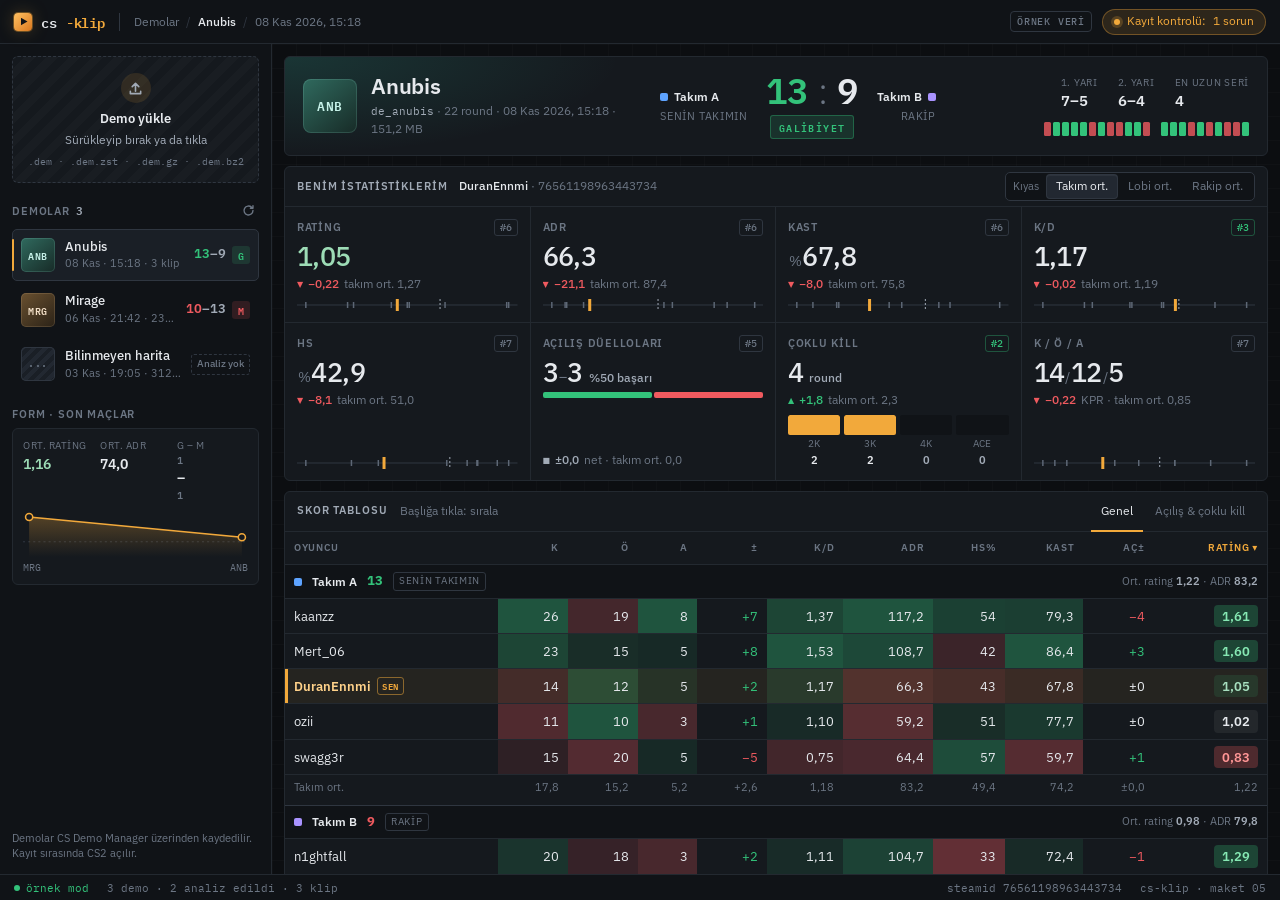
<file: tasarimlar/05-analist-paneli.html>
<!doctype html>
<html lang="tr">
<head>
<meta charset="utf-8">
<meta name="viewport" content="width=device-width, initial-scale=1">
<title>cs-klip · Analist Paneli</title>
<link rel="preconnect" href="https://fonts.googleapis.com">
<link rel="preconnect" href="https://fonts.gstatic.com" crossorigin>
<link href="https://fonts.googleapis.com/css2?family=IBM+Plex+Mono:wght@400;500;600&family=IBM+Plex+Sans:wght@400;500;600;700&display=swap" rel="stylesheet">
<style>
/* ============================================================
   cs-klip — Tasarım maketi 05: Analist Paneli
   Koyu grafit, sıkı ızgara, tabular rakamlar, ısı haritası.
   ============================================================ */
:root{
  --bg:#0c0e11; --bg2:#101317; --panel:#15191e; --panel2:#1a1f26; --panel3:#222831;
  --line:#232930; --line2:#2f3640;
  --tx:#e6e9ed; --tx2:#a1aab6; --tx3:#6c7684;
  --amber:#f2a93b; --amber-w:rgba(242,169,59,.13);
  --up:#33c27a; --up-w:rgba(51,194,122,.15);
  --down:#ef5a5f; --down-w:rgba(239,90,95,.15);
  --blue:#5ea3ff; --blue-w:rgba(94,163,255,.14);
  --violet:#a993ff;
  --r:6px;
  --f:'IBM Plex Sans',system-ui,-apple-system,'Segoe UI',sans-serif;
  --m:'IBM Plex Mono',ui-monospace,'Cascadia Mono',Consolas,monospace;
  color-scheme:dark;
}
*{box-sizing:border-box}
html,body{margin:0;background:var(--bg);color:var(--tx);font:13px/1.45 var(--f);font-variant-numeric:tabular-nums;-webkit-font-smoothing:antialiased;-moz-osx-font-smoothing:grayscale}
button{font:inherit;color:inherit}
:focus-visible{outline:2px solid var(--amber);outline-offset:2px}
.mono{font-family:var(--m)}
.c-u{color:var(--up)} .c-d{color:var(--down)}
[hidden]{display:none!important}

/* ---------- iskelet ---------- */
.app{display:grid;grid-template-columns:272px minmax(0,1fr);grid-template-rows:44px minmax(0,1fr) 26px;
  grid-template-areas:"top top" "side main" "st st";height:100vh;height:100dvh}

/* ---------- üst şerit ---------- */
.top{grid-area:top;display:flex;align-items:center;gap:14px;padding:0 14px;background:var(--bg2);border-bottom:1px solid var(--line);min-width:0;z-index:30}
.menu{display:none;width:32px;height:32px;border:1px solid var(--line2);border-radius:5px;background:var(--panel);cursor:pointer;place-items:center;flex:none}
.brand{display:flex;align-items:center;gap:9px;font:600 14px/1 var(--m);letter-spacing:-.01em;white-space:nowrap;flex:none}
.brand b{color:var(--amber);font-weight:600}
.brand-isaret{width:18px;height:18px;border-radius:4px;background:linear-gradient(135deg,#ffc061,#d9781f);position:relative;box-shadow:0 0 0 1px rgba(242,169,59,.35),0 0 18px -4px rgba(242,169,59,.7)}
.brand-isaret::after{content:'';position:absolute;left:6.5px;top:5px;width:7px;height:8px;background:var(--bg2);clip-path:polygon(0 0,100% 50%,0 100%)}
.cizgi-d{width:1px;height:18px;background:var(--line2);flex:none}
.crumb{display:flex;gap:7px;align-items:center;color:var(--tx3);font-size:12px;min-width:0;overflow:hidden;white-space:nowrap}
.crumb b{color:var(--tx);font-weight:500}
.crumb i{font-style:normal;color:var(--line2)}
.top-sag{margin-left:auto;display:flex;align-items:center;gap:10px;flex:none}
.pill{display:inline-flex;align-items:center;gap:7px;height:26px;padding:0 11px;border-radius:999px;border:1px solid var(--line2);background:var(--panel);font-size:11.5px;color:var(--tx2);cursor:pointer;white-space:nowrap;transition:background-color .15s,border-color .15s,color .15s}
.pill .nokta{width:6px;height:6px;border-radius:50%;background:currentColor;box-shadow:0 0 0 3px color-mix(in srgb,currentColor 22%,transparent)}
.pill.uyar{color:var(--amber);border-color:rgba(242,169,59,.35);background:var(--amber-w)}
.pill.hazir{color:var(--up);border-color:rgba(51,194,122,.3);background:var(--up-w)}
.pill:hover{filter:brightness(1.15)}
.mod-etk{font:500 10px var(--m);color:var(--tx3);border:1px solid var(--line2);border-radius:4px;padding:3px 6px;text-transform:uppercase;letter-spacing:.08em}

/* ---------- kenar çubuğu ---------- */
.side{grid-area:side;background:var(--bg2);border-right:1px solid var(--line);overflow-y:auto;display:flex;flex-direction:column;gap:16px;padding:12px;min-width:0}
.birak{display:flex;flex-direction:column;align-items:center;gap:3px;padding:16px 12px 14px;border:1px dashed var(--line2);border-radius:var(--r);
  background:repeating-linear-gradient(135deg,transparent 0 8px,rgba(255,255,255,.014) 8px 16px),var(--panel);text-align:center;cursor:pointer;transition:border-color .15s,background-color .15s,box-shadow .15s}
.birak:hover,.birak:focus-within{border-color:rgba(242,169,59,.6)}
.birak.surukle{border-color:var(--amber);border-style:solid;background-color:var(--amber-w);box-shadow:inset 0 0 0 1px var(--amber),0 0 0 4px rgba(242,169,59,.12)}
.birak-ik{width:30px;height:30px;border-radius:50%;display:grid;place-items:center;background:var(--amber-w);color:var(--amber);margin-bottom:4px;transition:transform .2s}
.birak:hover .birak-ik,.birak.surukle .birak-ik{transform:translateY(-2px)}
.birak strong{font-size:13px;font-weight:600}
.birak span{font-size:11.5px;color:var(--tx2)}
.birak small{font:10px var(--m);color:var(--tx3);margin-top:3px}
.yuklemeler{display:flex;flex-direction:column;gap:8px}
.yuklemeler:empty{display:none}
.yuk{padding:8px 10px;border:1px solid var(--line);border-radius:5px;background:var(--panel)}
.yuk-ust{display:flex;justify-content:space-between;gap:8px;font-size:11.5px;margin-bottom:6px}
.yuk-ad{overflow:hidden;text-overflow:ellipsis;white-space:nowrap;font-family:var(--m);font-size:10.5px;color:var(--tx2)}
.yuk-y{color:var(--amber);flex:none}
.yuk.tamam .yuk-y{color:var(--up)}
.yuk.tamam .ilerleme i{background:var(--up)}
.bolum-bas{display:flex;align-items:center;justify-content:space-between;gap:8px;font-size:10.5px;font-weight:600;letter-spacing:.08em;text-transform:uppercase;color:var(--tx3);margin-bottom:6px}
.bolum-bas .say{font-family:var(--m);color:var(--tx2);margin-left:6px}
.ikon-d{width:24px;height:24px;display:grid;place-items:center;border:1px solid transparent;border-radius:4px;background:none;color:var(--tx3);cursor:pointer;transition:color .15s,background-color .15s,border-color .15s}
.ikon-d:hover{color:var(--tx);background:var(--panel);border-color:var(--line2)}
.ikon-d.don svg{animation:don .7s linear}
.demolar{list-style:none;margin:0;padding:0;display:flex;flex-direction:column;gap:2px}
.demo{display:grid;grid-template-columns:34px minmax(0,1fr) auto;gap:10px;align-items:center;width:100%;padding:8px;border:1px solid transparent;border-radius:5px;background:none;text-align:left;cursor:pointer;position:relative;transition:background-color .12s,border-color .12s}
.demo:hover{background:var(--panel)}
.demo.secili{background:var(--panel2);border-color:var(--line2)}
.demo.secili::before{content:'';position:absolute;left:-1px;top:9px;bottom:9px;width:2px;border-radius:2px;background:var(--amber)}
.m-kod{display:grid;place-items:center;width:34px;height:34px;border-radius:5px;font:600 10px var(--m);letter-spacing:.05em;color:hsl(var(--h) 60% 86%);flex:none;
  background:linear-gradient(140deg,hsl(var(--h) 38% 30%),hsl(var(--h) 30% 13%));box-shadow:inset 0 0 0 1px hsla(var(--h),50%,70%,.18)}
.m-kod.bilinmiyor{color:var(--tx3);background:repeating-linear-gradient(135deg,var(--panel3) 0 4px,var(--panel2) 4px 8px);box-shadow:inset 0 0 0 1px var(--line2)}
.d-orta{display:flex;flex-direction:column;min-width:0}
.d-ad{font-weight:500;font-size:13px;white-space:nowrap;overflow:hidden;text-overflow:ellipsis}
.d-alt{font-size:11px;color:var(--tx3);white-space:nowrap;overflow:hidden;text-overflow:ellipsis}
.d-sag{display:flex;align-items:center;gap:6px}
.d-skor{font-weight:600;font-size:13px;color:var(--tx2)}
.d-sonuc{width:18px;height:18px;border-radius:3px;display:grid;place-items:center;font:600 10px var(--m)}
.d-sonuc.g{color:var(--up);background:var(--up-w)} .d-sonuc.m{color:var(--down);background:var(--down-w)} .d-sonuc.b{color:var(--tx2);background:var(--panel3)}
.d-etk{font-size:10px;font-weight:500;color:var(--tx3);border:1px dashed var(--line2);border-radius:3px;padding:2px 5px;white-space:nowrap}
.d-etk.surer{color:var(--amber);border-color:rgba(242,169,59,.4);border-style:solid}

.form{padding:10px;border:1px solid var(--line);border-radius:var(--r);background:var(--panel)}
.form-st{display:grid;grid-template-columns:repeat(3,minmax(0,1fr));gap:6px;margin-bottom:8px}
.form-st span{display:block;font-size:10px;color:var(--tx3);text-transform:uppercase;letter-spacing:.05em}
.form-st b{font-size:14px;font-weight:600}
.form-svg{display:block;width:100%;height:46px;overflow:visible}
.form-svg .ref{stroke:var(--line2);stroke-dasharray:2 3}
.form-svg .cz{fill:none;stroke:var(--amber);stroke-width:1.5;stroke-linejoin:round}
.form-svg .alan{fill:url(#formGrad)}
.form-svg circle{fill:var(--panel);stroke:var(--amber);stroke-width:1.5;cursor:default}
.form-svg circle:hover{fill:var(--amber)}
.form-et{display:flex;justify-content:space-between;font:10px var(--m);color:var(--tx3);margin-top:4px}
.kenar-alt{margin-top:auto;font-size:10.5px;color:var(--tx3);line-height:1.5}

/* ---------- ana alan ---------- */
.main{grid-area:main;overflow-y:auto;overflow-x:hidden;background-color:var(--bg);
  background-image:linear-gradient(rgba(255,255,255,.017) 1px,transparent 1px),linear-gradient(90deg,rgba(255,255,255,.017) 1px,transparent 1px);background-size:24px 24px}
.board{display:grid;grid-template-columns:repeat(12,minmax(0,1fr));gap:10px;padding:12px;max-width:1720px;margin:0 auto}
.board>*{grid-column:span 12;min-width:0}
.yan{display:grid;gap:10px;align-content:start}
@media (min-width:1380px){.p-sb{grid-column:span 8}.yan{grid-column:span 4}}
@media (min-width:760px) and (max-width:1379px){.yan{grid-template-columns:1fr 1fr}}
.board.giris>*{animation:gir .38s cubic-bezier(.2,.7,.2,1) both}
.board.giris>*:nth-child(2){animation-delay:.04s}.board.giris>*:nth-child(3){animation-delay:.08s}
.board.giris>*:nth-child(4){animation-delay:.12s}.board.giris>*:nth-child(5){animation-delay:.16s}.board.giris>*:nth-child(6){animation-delay:.2s}
@keyframes gir{from{opacity:0;transform:translateY(6px)}}

.pnl{background:var(--panel);border:1px solid var(--line);border-radius:var(--r);min-width:0}
.pnl-bas{display:flex;align-items:center;gap:6px 12px;min-height:40px;padding:0 12px;border-bottom:1px solid var(--line);flex-wrap:wrap}
.pnl-bas h2{margin:0;font-size:11px;font-weight:600;letter-spacing:.08em;text-transform:uppercase;color:var(--tx2);white-space:nowrap}
.pnl-not{font-size:11.5px;color:var(--tx3);white-space:nowrap;overflow:hidden;text-overflow:ellipsis;min-width:0}
.pnl-not b{color:var(--tx);font-weight:500}
.pnl-ic{padding:12px}
.sag-it{margin-left:auto}
.sekmeler{display:flex;gap:2px;margin-left:auto;align-self:stretch}
.sekme{background:none;border:0;padding:0 10px;font-size:12px;color:var(--tx3);cursor:pointer;border-bottom:2px solid transparent;margin-bottom:-1px;transition:color .15s,border-color .15s;white-space:nowrap;min-height:39px}
.sekme:hover{color:var(--tx)}
.sekme[aria-selected="true"]{color:var(--tx);border-bottom-color:var(--amber)}
.seg{display:inline-flex;align-items:center;padding:2px;border:1px solid var(--line2);border-radius:5px;background:var(--bg2);gap:2px}
.seg-et{font-size:11px;color:var(--tx3);padding:0 6px 0 5px}
.seg button{border:0;background:none;padding:3px 9px;font-size:11.5px;color:var(--tx3);border-radius:3px;cursor:pointer;transition:background-color .15s,color .15s;white-space:nowrap}
.seg button:hover{color:var(--tx)}
.seg button.on{background:var(--panel3);color:var(--tx);box-shadow:inset 0 1px 0 rgba(255,255,255,.05),0 0 0 1px var(--line2)}
.seg button:disabled{opacity:.5;cursor:not-allowed}
.bos-not{color:var(--tx3);font-size:12.5px;margin:6px 0}
.lejant{display:flex;flex-wrap:wrap;gap:6px 16px;font-size:11px;color:var(--tx3);margin-top:12px}
.lejant span{display:inline-flex;align-items:center;gap:6px}
.lejant i{width:10px;height:10px;border-radius:2px;display:inline-block}

/* ---------- maç başlığı ---------- */
.mac{display:grid;grid-template-columns:minmax(0,1.15fr) auto minmax(0,1fr);align-items:center;gap:20px;padding:16px 18px;position:relative;overflow:hidden}
.mac::before{content:'';position:absolute;inset:0;background:radial-gradient(55% 160% at 0% 0%,hsla(var(--h),60%,50%,.16),transparent 62%);pointer-events:none}
.mac>*{position:relative}
.mac-sol{display:flex;gap:14px;align-items:center;min-width:0}
.m-kod.buyuk{width:54px;height:54px;font-size:13px;border-radius:8px}
.mac h1{margin:0;font-size:22px;font-weight:600;letter-spacing:-.01em;line-height:1.1}
.mac-meta{font-size:12px;color:var(--tx3);margin-top:4px;overflow-wrap:anywhere}
.mac-meta .mono{font-size:11px;color:var(--tx2)}
.mac-skor{display:flex;align-items:center;gap:18px}
.tk{display:flex;flex-direction:column;gap:3px;font-size:12px;min-width:0}
.tk.rakip{align-items:flex-end;text-align:right}
.tk-ad{font-weight:600;display:flex;align-items:center;gap:6px;white-space:nowrap}
.tk.rakip .tk-ad{flex-direction:row-reverse}
.tk-not{font-size:10.5px;color:var(--tx3);text-transform:uppercase;letter-spacing:.06em}
.tk-renk{width:8px;height:8px;border-radius:2px;display:inline-block;flex:none}
.tk-renk.biz{background:var(--blue)} .tk-renk.rakip{background:var(--violet)}
.skor-blok{display:flex;flex-direction:column;align-items:center;gap:6px}
.skor{font-size:36px;font-weight:600;letter-spacing:-.02em;line-height:1;display:flex;gap:10px;align-items:baseline}
.skor .u{color:var(--up)} .skor .d{color:var(--down)} .skor .ayr{color:var(--tx3);font-weight:300}
.sonuc{font:600 10px var(--m);letter-spacing:.14em;padding:3px 9px;border-radius:3px}
.sonuc.g{color:var(--up);background:var(--up-w);box-shadow:inset 0 0 0 1px rgba(51,194,122,.35)}
.sonuc.m{color:var(--down);background:var(--down-w);box-shadow:inset 0 0 0 1px rgba(239,90,95,.35)}
.sonuc.b{color:var(--tx2);background:var(--panel3)}
.mac-sag{display:flex;flex-direction:column;gap:10px;align-items:flex-end;min-width:0}
.minis{display:flex;gap:20px}
.mini span{display:block;font-size:10px;color:var(--tx3);text-transform:uppercase;letter-spacing:.07em}
.mini b{font-size:15px;font-weight:600}
.form-serit{display:flex;gap:2px;flex-wrap:wrap;justify-content:flex-end}
.form-serit i{width:7px;height:14px;border-radius:1.5px;transition:transform .15s}
.form-serit i:hover{transform:scaleY(1.25)}
.form-serit i.u{background:var(--up)} .form-serit i.d{background:var(--down);opacity:.8}
.form-serit .ara{width:7px;background:none!important}

/* ---------- KPI ---------- */
.kpi-grid{display:grid;grid-template-columns:repeat(8,minmax(0,1fr))}
.kpi{padding:12px 12px 11px;border-right:1px solid var(--line);display:flex;flex-direction:column;gap:6px;min-width:0;transition:background-color .15s}
.kpi:hover{background:var(--panel2)}
.kpi:last-child{border-right:0}
.kpi-ust{display:flex;justify-content:space-between;align-items:center;gap:6px}
.kpi-ad{font-size:10.5px;font-weight:600;color:var(--tx3);text-transform:uppercase;letter-spacing:.07em;white-space:nowrap;overflow:hidden;text-overflow:ellipsis}
.kpi-sira{font:500 10px var(--m);color:var(--tx3);padding:1px 5px;border:1px solid var(--line2);border-radius:3px;flex:none}
.kpi-sira.ust{color:var(--up);border-color:rgba(51,194,122,.35)}
.kpi-deger{font-size:27px;font-weight:500;letter-spacing:-.02em;line-height:1.05;white-space:nowrap}
.kpi-deger small{font-size:14px;color:var(--tx3);font-weight:400;margin:0 1px}
.kpi-deger .kpi-ek{font-size:11.5px;margin-left:6px;color:var(--tx2);letter-spacing:0}
.c-r4{color:#5be39b} .c-r3{color:#9ddcb6} .c-r2{color:var(--tx)} .c-r1{color:#f3a29e} .c-r0{color:#ff7a7a}
.kpi-fark{display:flex;align-items:baseline;gap:5px;font-size:11.5px;font-weight:500;white-space:nowrap;overflow:hidden}
.kpi-fark.u{color:var(--up)} .kpi-fark.d{color:var(--down)} .kpi-fark.n{color:var(--tx2)}
.kpi-fark .ok{font-size:8px;transform:translateY(-1px)}
.kpi-t{color:var(--tx3);font-weight:400;overflow:hidden;text-overflow:ellipsis}
.kpi>:last-child{margin-top:auto}
.serit{display:block;width:100%;height:12px}
.serit line{vector-effect:non-scaling-stroke}
.s-c{stroke:var(--line2);stroke-width:1}
.s-n{stroke:#5d6775;stroke-width:1.5}
.s-t{stroke:var(--tx2);stroke-width:1;stroke-dasharray:2 2}
.s-b{stroke:var(--amber);stroke-width:3}
.ayr-bar{display:flex;gap:2px;height:6px}
.ayr-bar i{border-radius:2px;min-width:2px}
.ayr-bar i.u{background:var(--up)} .ayr-bar i.d{background:var(--down)}
.ck{display:grid;grid-template-columns:repeat(4,minmax(0,1fr));gap:4px;align-items:end}
.ck-s{display:flex;flex-direction:column;align-items:center;gap:2px;font-size:9.5px;color:var(--tx3)}
.ck-b{width:100%;height:20px;background:var(--bg2);border-radius:2px;display:flex;align-items:flex-end;overflow:hidden}
.ck-b i{display:block;width:100%;background:#4a5361;border-radius:2px 2px 0 0;animation:yuksel .5s ease both;transform-origin:bottom}
.ck-s.var .ck-b i{background:var(--amber)}
.ck-s b{font-size:11px;color:var(--tx2);font-weight:600}
.ck-s.var b{color:var(--tx)}
@keyframes yuksel{from{transform:scaleY(0)}}
@media (max-width:1559px){
  .kpi-grid{grid-template-columns:repeat(4,minmax(0,1fr))}
  .kpi:nth-child(4n){border-right:0}
  .kpi:nth-child(-n+4){border-bottom:1px solid var(--line)}
}
@media (max-width:640px){
  .kpi-grid{grid-template-columns:repeat(2,minmax(0,1fr))}
  .kpi:nth-child(4n){border-right:1px solid var(--line)}
  .kpi:nth-child(2n){border-right:0}
  .kpi:nth-child(-n+6){border-bottom:1px solid var(--line)}
  .kpi{padding:10px}
  .kpi-deger{font-size:23px}
}

/* ---------- skor tablosu ---------- */
.sb-sar{overflow-x:auto}
.sb{width:100%;border-collapse:collapse;font-size:12.5px}
.sb th,.sb td{padding:6px 9px;text-align:right;white-space:nowrap;border-bottom:1px solid var(--line)}
.sb thead th{font-size:10px;font-weight:600;letter-spacing:.07em;text-transform:uppercase;color:var(--tx3);cursor:pointer;user-select:none;padding-top:9px;padding-bottom:9px;transition:color .15s}
.sb thead th:hover{color:var(--tx)}
.sb thead th.aktif{color:var(--amber)}
.sb thead th.aktif::after{content:'▾';margin-left:3px}
.sb thead th.aktif.ar::after{content:'▴'}
.sb .sol{text-align:left}
.takim-satir th{text-align:left;background:var(--bg2);font-size:12px;font-weight:400;color:var(--tx2);padding:0;border-bottom:1px solid var(--line);cursor:default}
.tk-sat{display:flex;align-items:center;gap:10px;padding:7px 9px}
.tk-sat b{color:var(--tx);font-weight:600}
.tk-skor{font-weight:700;font-size:13px}
.tk-skor.u{color:var(--up)} .tk-skor.d{color:var(--down)}
.tk-etk{font-size:10px;text-transform:uppercase;letter-spacing:.07em;color:var(--tx3);border:1px solid var(--line2);border-radius:3px;padding:1px 5px}
.tk-ort{margin-left:auto;font-size:11px;color:var(--tx3)}
.tk-ort b{font-weight:600;color:var(--tx2)}
.sb tbody tr.oy{transition:background-color .12s}
.sb tbody tr.oy:hover td{box-shadow:inset 0 0 0 999px rgba(255,255,255,.035)}
.sb tr.ben td{box-shadow:inset 0 0 0 999px rgba(242,169,59,.075)}
.sb tr.ben td:first-child{box-shadow:inset 3px 0 0 var(--amber),inset 0 0 0 999px rgba(242,169,59,.075)}
.sb tr.ben:hover td{box-shadow:inset 0 0 0 999px rgba(242,169,59,.11)}
.sb tr.ben:hover td:first-child{box-shadow:inset 3px 0 0 var(--amber),inset 0 0 0 999px rgba(242,169,59,.11)}
.sb tr.ben .ad{color:#ffd28a;font-weight:600}
.ort-satir td{color:var(--tx3);font-size:11px;border-bottom:0;padding-top:5px;padding-bottom:9px}
.sb tbody+tbody .takim-satir th{border-top:1px solid var(--line2)}
.oyuncu{display:flex;align-items:center;gap:6px}
td.oyuncu{display:table-cell}
.oyuncu .ad{max-width:160px;overflow:hidden;text-overflow:ellipsis;display:inline-block;vertical-align:bottom}
.ben-etk{font:600 9px var(--m);color:var(--amber);border:1px solid rgba(242,169,59,.5);padding:0 4px;border-radius:3px;margin-left:6px;vertical-align:1px;letter-spacing:.06em}
.rt{display:inline-block;min-width:44px;padding:2px 6px;border-radius:4px;font-weight:600;text-align:center}
.rt.r4{background:rgba(51,194,122,.26);color:#86e8b3}
.rt.r3{background:rgba(51,194,122,.12);color:#a7dfbf}
.rt.r2{background:rgba(255,255,255,.06);color:var(--tx)}
.rt.r1{background:rgba(239,90,95,.13);color:#f3a7a3}
.rt.r0{background:rgba(239,90,95,.26);color:#ff9696}
.sifir{color:#46505d}
.isi-lej{display:flex;align-items:center;gap:8px;font-size:11px;color:var(--tx3);padding:9px 12px;border-top:1px solid var(--line);flex-wrap:wrap}
.isi-lej .olcek{width:120px;height:8px;border-radius:2px;background:linear-gradient(90deg,rgba(239,90,95,.38),rgba(239,90,95,.05) 45%,rgba(51,194,122,.05) 55%,rgba(51,194,122,.38))}
@media (max-width:640px){
  .sb .opt{display:none}
  .sb th,.sb td{padding:6px 4px}
  .sb{font-size:12px}
  .oyuncu .ad{max-width:92px}
  .rt{min-width:36px;padding:2px 4px}
  .ben-etk{display:none}
  .tk-ort{display:none}
}

/* ---------- karşılaştırma ---------- */
.kars{display:grid;grid-template-columns:minmax(78px,auto) 48px minmax(60px,1fr) 58px;gap:7px 12px;align-items:center;font-size:12px}
.kars-bas{font-size:10px;color:var(--tx3);text-transform:uppercase;letter-spacing:.06em;padding-bottom:3px;border-bottom:1px solid var(--line)}
.kars-bas.sag,.k-v,.k-f{text-align:right}
.kars-bas.orta{text-align:center}
.k-ad{color:var(--tx2);white-space:nowrap}
.k-v{font-weight:600}
.k-f{font-weight:500;white-space:nowrap}
.k-f.u{color:var(--up)} .k-f.d{color:var(--down)} .k-f.n{color:var(--tx3)}
.kb{position:relative;height:9px;background:var(--bg2);border-radius:2px}
.kb::before{content:'';position:absolute;left:50%;top:-3px;bottom:-3px;width:1px;background:var(--tx3);opacity:.6}
.kb i{position:absolute;top:0;bottom:0;border-radius:2px;animation:buyu .55s cubic-bezier(.2,.7,.2,1) both}
.kb i.u{left:50%;background:linear-gradient(90deg,rgba(51,194,122,.55),var(--up));transform-origin:left}
.kb i.d{right:50%;background:linear-gradient(270deg,rgba(239,90,95,.55),var(--down));transform-origin:right}
.kars-not{font-size:11px;color:var(--tx3);margin-top:12px}
@keyframes buyu{from{transform:scaleX(0)}}

/* ---------- silahlar ---------- */
.silah{display:grid;grid-template-columns:92px minmax(0,1fr) 24px 38px;gap:10px;align-items:center;font-size:12px;padding:5px 0}
.s-ad{color:var(--tx2);white-space:nowrap;overflow:hidden;text-overflow:ellipsis}
.sbar{height:10px;background:var(--bg2);border-radius:2px;overflow:hidden}
.sbar-ic{display:flex;height:100%;animation:buyu .55s cubic-bezier(.2,.7,.2,1) both;transform-origin:left}
.sbar-ic .hs{background:var(--amber)} .sbar-ic .gv{background:#56606e}
.s-k{text-align:right;font-weight:600}
.s-p{text-align:right;color:var(--tx3);font-size:11px}
.silah:hover .s-ad{color:var(--tx)}
.silah:hover .sbar-ic{filter:brightness(1.2)}
.toplam{display:flex;justify-content:space-between;gap:8px;font-size:11.5px;color:var(--tx3);border-top:1px solid var(--line);margin-top:8px;padding-top:9px;flex-wrap:wrap}
.toplam b{color:var(--tx);font-weight:600}

/* ---------- roundlar ---------- */
.fg{display:grid;grid-template-columns:26px minmax(0,1fr);gap:8px;height:84px;margin-bottom:14px}
.fg-et{display:flex;flex-direction:column;justify-content:space-between;font:10px var(--m);color:var(--tx3);text-align:right;padding:2px 0}
.fg-sar{position:relative;min-width:0}
.fg-svg{width:100%;height:100%;display:block;overflow:visible}
.fg-0{stroke:var(--line2);stroke-width:1;vector-effect:non-scaling-stroke}
.fg-ht{stroke:var(--tx3);stroke-dasharray:3 3;stroke-width:1;vector-effect:non-scaling-stroke;opacity:.7}
.fg-au{fill:rgba(51,194,122,.2)} .fg-ad{fill:rgba(239,90,95,.2)}
.fg-lu,.fg-ld{fill:none;stroke-width:1.75;vector-effect:non-scaling-stroke;stroke-linejoin:round}
.fg-lu{stroke:var(--up)} .fg-ld{stroke:var(--down)}
.fg-h{fill:transparent;cursor:crosshair} .fg-h:hover{fill:rgba(255,255,255,.06)}
.fg-devre{position:absolute;top:-2px;font:9.5px var(--m);color:var(--tx3);transform:translateX(5px);text-transform:uppercase;letter-spacing:.06em;pointer-events:none}
.fg-bas{position:absolute;right:0;top:-2px;font-size:10.5px;color:var(--tx3);pointer-events:none}
.rgruplar{display:flex;gap:16px}
.rgrup{flex:var(--n) 1 0;min-width:0}
.rgrup-ad{display:flex;justify-content:space-between;font-size:10px;color:var(--tx3);text-transform:uppercase;letter-spacing:.07em;margin-bottom:7px;padding-bottom:5px;border-bottom:1px solid var(--line)}
.rgrup-ad b{color:var(--tx2);font-weight:600;letter-spacing:0}
.rh-l{display:grid;grid-template-columns:repeat(var(--n),minmax(0,1fr));gap:3px}
.rh{display:flex;flex-direction:column;gap:3px;min-width:0;cursor:default}
.rh-k{height:32px;display:grid;place-items:center;font-weight:600;font-size:13px;border-radius:3px;border-top:2px solid;transition:filter .15s,transform .15s}
.rh.w .rh-k{background:var(--up-w);border-color:var(--up);color:#c9f2db}
.rh.l .rh-k{background:var(--down-w);border-color:var(--down);color:#f7cfcf}
.rh.cok .rh-k{color:var(--amber);box-shadow:inset 0 0 0 1px rgba(242,169,59,.6);background-image:linear-gradient(rgba(242,169,59,.12),rgba(242,169,59,.12))}
.rh:hover .rh-k{filter:brightness(1.3);transform:translateY(-1px)}
.rh-o{height:11px;font-size:9px;line-height:11px;text-align:center;color:var(--down);font-weight:700}
.rh-no{font:10px var(--m);text-align:center;color:var(--tx3)}
.rozet-l{display:grid;grid-template-columns:repeat(5,minmax(0,1fr));border:1px solid var(--line);border-radius:5px;margin-top:14px;background:var(--bg2)}
.rz{padding:9px 12px;border-right:1px solid var(--line);min-width:0}
.rz:last-child{border-right:0}
.rz span{display:block;font-size:10px;color:var(--tx3);text-transform:uppercase;letter-spacing:.06em;white-space:nowrap;overflow:hidden;text-overflow:ellipsis}
.rz b{font-size:16px;font-weight:600}
.rz small{color:var(--tx3);margin-left:4px;font-size:11px}
.nd-grid{display:grid;grid-template-columns:1fr 1fr;gap:24px}
.nd-bas{display:flex;justify-content:space-between;align-items:baseline;font-size:10.5px;text-transform:uppercase;letter-spacing:.07em;color:var(--tx3);border-bottom:1px solid var(--line);padding-bottom:6px;margin-bottom:8px}
.nd-bas b{font-size:16px;letter-spacing:0}
.nd-s{display:grid;grid-template-columns:minmax(0,1.3fr) minmax(0,1fr) 22px;gap:10px;align-items:center;font-size:12px;padding:4px 0;color:var(--tx2)}
.nd-s span{white-space:nowrap;overflow:hidden;text-overflow:ellipsis}
.nd-s b{text-align:right;color:var(--tx)}
.nd-bar{height:8px;background:var(--bg2);border-radius:2px;overflow:hidden}
.nd-bar i{display:block;height:100%;border-radius:2px;animation:buyu .5s ease both;transform-origin:left}
.nd-bar i.u{background:var(--up)} .nd-bar i.d{background:var(--down)}
@media (max-width:1100px){.rgruplar{flex-direction:column;gap:14px}}
@media (max-width:760px){
  .rozet-l{grid-template-columns:repeat(2,minmax(0,1fr))}
  .rz{border-bottom:1px solid var(--line)}
  .rz:nth-child(2n){border-right:0}
  .rz:last-child{grid-column:span 2;border-bottom:0}
  .nd-grid{grid-template-columns:1fr}
}

/* ---------- klipler ---------- */
.kontrol{display:flex;gap:12px;align-items:flex-start;padding:10px 12px;border:1px solid rgba(242,169,59,.35);background:var(--amber-w);border-radius:5px;font-size:12.5px;margin-bottom:12px}
.kontrol svg{color:var(--amber);flex:none;margin-top:1px}
.kontrol b{color:var(--amber);font-weight:600}
.kontrol ul{margin:3px 0 0;padding-left:16px;color:var(--tx)}
.kontrol-ek{color:var(--tx2)}
.kontrol .btn{margin-left:auto;flex:none}
.kontrol.titre{animation:titre .45s}
@keyframes titre{15%,55%{transform:translateX(-5px)}35%,75%{transform:translateX(5px)}}
.kayit-cubuk{display:flex;align-items:center;gap:10px 14px;flex-wrap:wrap}
.kayit-bilgi{font-size:11.5px;color:var(--tx3)}
.kayit-bilgi b{color:var(--tx2);font-weight:500}
.kayit-cubuk .btn{margin-left:auto}
.bilgi-not{display:flex;gap:7px;align-items:flex-start;font-size:11.5px;color:var(--tx3);margin:10px 0 12px}
.bilgi-not svg{flex:none;margin-top:1px}
.btn{display:inline-flex;align-items:center;justify-content:center;gap:8px;height:34px;padding:0 15px;border-radius:5px;border:1px solid var(--line2);background:var(--panel3);color:var(--tx);font-size:12.5px;font-weight:500;cursor:pointer;transition:background-color .15s,border-color .15s,transform .1s,box-shadow .15s;white-space:nowrap}
.btn:hover{background:#2a313c}
.btn:active{transform:translateY(1px)}
.btn.birincil{background:var(--amber);border-color:var(--amber);color:#1a1307;font-weight:600;box-shadow:0 6px 18px -8px rgba(242,169,59,.7)}
.btn.birincil:hover{background:#ffb950}
.btn:disabled{opacity:.65;cursor:not-allowed;transform:none}
.btn.kucuk{height:28px;padding:0 11px;font-size:11.5px}
.rec-ik{width:9px;height:9px;border-radius:50%;background:#c4271f;box-shadow:0 0 0 2px rgba(26,19,7,.25)}
.donen{width:12px;height:12px;border-radius:50%;border:2px solid currentColor;border-right-color:transparent;display:inline-block;animation:don .7s linear infinite}
@keyframes don{to{transform:rotate(360deg)}}
.kd{border:1px solid var(--line);background:var(--bg2);border-radius:5px;padding:10px 12px;margin-bottom:14px}
.kd-ust{display:flex;align-items:center;gap:12px;margin-bottom:8px;min-width:0}
.kd-bas{display:flex;align-items:center;gap:7px;font-weight:600;white-space:nowrap}
.kd-msj{font:11px var(--m);color:var(--tx3);overflow:hidden;text-overflow:ellipsis;white-space:nowrap;min-width:0;flex:1}
.kd-y{font-weight:600;color:var(--amber);flex:none}
.kd.bitti .kd-y{color:var(--up)} .kd.bitti .kd-bas{color:var(--up)}
.rec-nokta{width:8px;height:8px;border-radius:50%;background:var(--down);animation:nabiz 1.1s ease-in-out infinite}
@keyframes nabiz{50%{opacity:.35}}
.ilerleme{height:6px;background:var(--panel3);border-radius:3px;overflow:hidden}
.ilerleme i{display:block;height:100%;background:var(--amber);border-radius:3px;animation:dol .5s ease both;position:relative}
.ilerleme.akan i{background-image:repeating-linear-gradient(115deg,rgba(255,255,255,.22) 0 8px,transparent 8px 16px);background-size:32px 100%;animation:dol .5s ease both,ak 1s linear infinite}
.kd.bitti .ilerleme i{background:var(--up)}
@keyframes dol{from{width:var(--from,0%)}}
@keyframes ak{to{background-position:32px 0}}
.fazlar{display:flex;flex-wrap:wrap;gap:4px 16px;list-style:none;margin:9px 0 0;padding:0;font-size:11.5px;color:var(--tx3)}
.fazlar li{display:flex;align-items:center;gap:6px}
.fazlar li::before{content:'';width:7px;height:7px;border-radius:50%;border:1px solid var(--line2)}
.fazlar li.bitti{color:var(--tx2)}
.fazlar li.bitti::before{background:var(--up);border-color:var(--up)}
.fazlar li.aktif{color:var(--tx)}
.fazlar li.aktif::before{background:var(--amber);border-color:var(--amber);box-shadow:0 0 0 3px rgba(242,169,59,.2);animation:nabiz 1.1s infinite}
pre.log{margin:0;max-height:300px;min-height:120px;overflow:auto;background:#090b0d;border:1px solid var(--line);border-radius:5px;padding:10px 12px;font:11.5px/1.65 var(--m);color:#b9c2cc;white-space:pre-wrap;word-break:break-all}

.klip-grid{display:grid;grid-template-columns:repeat(auto-fill,minmax(236px,1fr));gap:12px}
.klip{background:var(--panel2);border:1px solid var(--line);border-radius:8px;overflow:hidden;display:flex;flex-direction:column;min-width:0;transition:transform .22s cubic-bezier(.2,.7,.2,1),border-color .2s,box-shadow .22s,opacity .2s}
.klip:hover{transform:translateY(-3px);border-color:var(--line2);box-shadow:0 16px 30px -16px rgba(0,0,0,.9)}
.klip.secili{border-color:rgba(242,169,59,.32)}
.klip.disarda{opacity:.55}
.klip.disarda:hover{opacity:1}
.klip.aktif{border-color:rgba(239,90,95,.6);box-shadow:0 0 0 1px rgba(239,90,95,.35),0 14px 30px -16px rgba(239,90,95,.45)}
.thumb{position:relative;aspect-ratio:16/9;overflow:hidden;background:#0a0c0f;isolation:isolate}
.klip.var .thumb{cursor:pointer}
.sahne{position:absolute;inset:0;transition:transform .45s cubic-bezier(.2,.7,.2,1),filter .3s;
  background:
    radial-gradient(90% 60% at var(--gx) 36%,hsla(var(--h),75%,72%,.38),transparent 62%),
    linear-gradient(180deg,hsl(var(--h) 26% 34%) 0%,hsl(var(--h) 26% 22%) 47%,hsl(var(--h) 16% 11%) 47.4%,hsl(var(--h) 14% 6%) 100%)}
.sahne::before{content:'';position:absolute;inset:0;background:
    linear-gradient(hsl(var(--h) 18% 15%),hsl(var(--h) 20% 9%)) var(--c1) 70%/22% 34% no-repeat,
    linear-gradient(hsl(var(--h) 20% 19%),hsl(var(--h) 22% 11%)) var(--c2) 52%/26% 52% no-repeat,
    linear-gradient(90deg,hsl(var(--h) 18% 8%),hsl(var(--h) 18% 12%)) 0 0/10% 100% no-repeat,
    linear-gradient(90deg,hsl(var(--h) 18% 12%),hsl(var(--h) 18% 7%)) 100% 0/7% 100% no-repeat,
    repeating-linear-gradient(90deg,transparent 0 18px,rgba(0,0,0,.18) 18px 19px)}
.sahne::after{content:'';position:absolute;inset:0;background:
    repeating-linear-gradient(0deg,rgba(255,255,255,.03) 0 1px,transparent 1px 3px),
    radial-gradient(120% 95% at 50% 45%,transparent 50%,rgba(0,0,0,.7))}
.klip:hover .sahne{transform:scale(1.05)}
.thumb.yok .sahne{filter:saturate(.25) brightness(.5)}
.nisan{position:absolute;left:34%;top:44%;width:14px;height:14px;z-index:1;opacity:.85;pointer-events:none}
.nisan::before,.nisan::after{content:'';position:absolute;background:#7dffa0;box-shadow:0 0 2px rgba(0,0,0,.8)}
.nisan::before{left:6px;top:0;width:2px;height:14px;clip-path:polygon(0 0,100% 0,100% 40%,0 40%,0 60%,100% 60%,100% 100%,0 100%)}
.nisan::after{top:6px;left:0;height:2px;width:14px;clip-path:polygon(0 0,40% 0,40% 100%,0 100%,0 0,60% 0,100% 0,100% 100%,60% 100%)}
.thumb.yok .nisan{opacity:.3}
.hud-r{position:absolute;left:8px;top:8px;z-index:2;font:500 10px var(--m);padding:3px 6px;border-radius:3px;background:rgba(8,9,11,.66);color:var(--tx2);letter-spacing:.02em}
.hud-r b{color:var(--amber);font-weight:600;margin-right:3px}
.feed{position:absolute;top:8px;right:8px;display:flex;flex-direction:column;align-items:flex-end;gap:3px;z-index:2;max-width:62%}
.kf{display:flex;align-items:center;gap:5px;font-size:9.5px;line-height:1;padding:3px 6px;background:rgba(8,9,11,.66);border:1px solid rgba(239,90,95,.8);border-radius:2px;white-space:nowrap;max-width:100%;overflow:hidden}
.kf b{color:#ffd28a;font-weight:600;overflow:hidden;text-overflow:ellipsis}
.kf i{font-style:normal;font:9px var(--m);color:#d8dde3}
.kf .hs{color:#fff;font-size:9px}
.thumb.yok .feed{opacity:.45}
.oynat{position:absolute;left:50%;top:50%;width:48px;height:48px;margin:-24px 0 0 -24px;border-radius:50%;border:1px solid rgba(255,255,255,.4);background:rgba(10,12,15,.5);backdrop-filter:blur(6px);-webkit-backdrop-filter:blur(6px);display:grid;place-items:center;z-index:3;transition:transform .22s cubic-bezier(.2,.7,.2,1),background-color .2s,border-color .2s,color .2s;color:#fff}
.oynat svg{margin-left:3px}
.klip:hover .oynat,.thumb:focus-visible .oynat{transform:scale(1.12);background:var(--amber);border-color:var(--amber);color:#1a1307}
.yok-etk{position:absolute;left:50%;top:50%;transform:translate(-50%,-50%);z-index:3;font-size:11px;font-weight:500;padding:5px 10px;border-radius:4px;border:1px dashed rgba(255,255,255,.3);background:rgba(8,9,11,.6);color:var(--tx2);white-space:nowrap}
.yok-etk.sira{border-color:rgba(242,169,59,.6);color:var(--amber);border-style:solid}
.rec-etk{position:absolute;left:50%;top:50%;transform:translate(-50%,-50%);z-index:3;display:flex;align-items:center;gap:7px;font:600 11px var(--m);letter-spacing:.12em;padding:6px 11px;border-radius:4px;background:rgba(239,90,95,.18);border:1px solid rgba(239,90,95,.7);color:#ffb1b1}
.rec-etk i{width:8px;height:8px;border-radius:50%;background:var(--down);animation:nabiz 1s infinite}
.tara{position:absolute;left:0;right:0;bottom:0;height:3px;z-index:3;background:linear-gradient(90deg,transparent,var(--down),transparent);background-size:50% 100%;background-repeat:no-repeat;animation:tara 1.2s linear infinite}
@keyframes tara{from{background-position:-50% 0}to{background-position:150% 0}}
.hud-skor{position:absolute;left:8px;bottom:8px;z-index:2;display:flex;align-items:baseline;gap:4px;padding:3px 7px;border-radius:3px;background:rgba(8,9,11,.66)}
.hud-skor b{font-size:14px;font-weight:600;color:var(--tx)}
.hud-skor span{font-size:9.5px;color:var(--tx3);text-transform:uppercase;letter-spacing:.06em}
.hud-sure{position:absolute;right:8px;bottom:8px;z-index:2;font:500 10px var(--m);padding:3px 6px;border-radius:3px;background:rgba(8,9,11,.66);color:var(--tx)}
.klip-gv{padding:10px 12px 11px;display:flex;flex-direction:column;gap:8px;flex:1}
.etiketler{display:flex;flex-wrap:wrap;gap:4px}
.etk{font-size:11px;font-weight:500;padding:2px 7px;border-radius:3px;background:var(--panel3);color:var(--tx2);border:1px solid var(--line2);white-space:nowrap}
.etk.clutch{color:var(--amber);background:var(--amber-w);border-color:rgba(242,169,59,.38)}
.etk.kill{color:#a6ccff;background:var(--blue-w);border-color:rgba(94,163,255,.35)}
.etk.hs{color:#97e2ba;background:var(--up-w);border-color:rgba(51,194,122,.3)}
.klip-silah{font-size:11.5px;color:var(--tx3);white-space:nowrap;overflow:hidden;text-overflow:ellipsis}
.puan-bar{height:4px;background:var(--bg2);border-radius:2px;overflow:hidden}
.puan-bar i{display:block;height:100%;background:linear-gradient(90deg,#b8761b,var(--amber));border-radius:2px}
.klip-alt{display:flex;align-items:center;justify-content:space-between;gap:8px;font-size:11px;color:var(--tx3);border-top:1px solid var(--line);padding-top:8px;margin-top:auto}
.durum-c{display:inline-flex;align-items:center;gap:6px;font-weight:500;white-space:nowrap}
.durum-c::before{content:'';width:6px;height:6px;border-radius:50%;background:currentColor}
.durum-c.hazir{color:var(--up)} .durum-c.yok{color:var(--tx3)} .durum-c.sira{color:var(--amber)}
.durum-c.rec{color:var(--down)} .durum-c.rec::before{animation:nabiz 1s infinite}

/* ---------- analiz/iskelet ---------- */
.analiz{padding:20px 18px}
.analiz-ust{display:flex;gap:14px;align-items:center;margin-bottom:16px}
.analiz h1{margin:0;font-size:20px;font-weight:600}
.analiz-alt{display:flex;justify-content:space-between;font-size:12px;color:var(--tx2);margin-top:8px}
.analiz-alt b{color:var(--amber)}
.iskelet{height:140px;position:relative;overflow:hidden}
.iskelet:nth-child(3){height:300px}
.iskelet::after{content:'';position:absolute;inset:0;background:linear-gradient(100deg,transparent 30%,rgba(255,255,255,.04) 50%,transparent 70%);background-size:200% 100%;animation:parla 1.3s linear infinite}
@keyframes parla{from{background-position:150% 0}to{background-position:-50% 0}}
.bos-pnl{padding:36px 24px;text-align:center}
.bos-pnl h2{margin:0 0 6px;font-size:16px;font-weight:600}
.bos-pnl p{margin:0 auto;max-width:460px;color:var(--tx2);font-size:12.5px}

/* ---------- durum çubuğu ---------- */
.status{grid-area:st;display:flex;align-items:center;gap:18px;padding:0 14px;border-top:1px solid var(--line);background:var(--bg2);font:10.5px var(--m);color:var(--tx3);white-space:nowrap;overflow:hidden}
.status .canli{display:inline-flex;align-items:center;gap:6px;color:var(--up)}
.status .canli::before{content:'';width:6px;height:6px;border-radius:50%;background:currentColor}
.status .sag-it{display:flex;gap:18px}

/* ---------- ipucu, bildirim, modal ---------- */
.tip{position:fixed;left:0;top:0;z-index:100;max-width:280px;padding:7px 10px;border-radius:5px;background:#05070a;border:1px solid var(--line2);box-shadow:0 10px 30px -10px rgba(0,0,0,.9);font-size:11.5px;line-height:1.5;color:var(--tx);white-space:pre-line;pointer-events:none}
.toastlar{position:fixed;right:16px;bottom:40px;z-index:90;display:flex;flex-direction:column;gap:8px;align-items:flex-end}
.toast{display:flex;align-items:center;gap:9px;padding:9px 13px;border-radius:6px;background:var(--panel3);border:1px solid var(--line2);font-size:12.5px;box-shadow:0 14px 30px -12px rgba(0,0,0,.9);animation:tgel .25s cubic-bezier(.2,.7,.2,1) both;max-width:340px}
.toast::before{content:'';width:7px;height:7px;border-radius:50%;background:var(--tx2);flex:none}
.toast.u::before{background:var(--up)} .toast.d::before{background:var(--down)}
.toast.git{animation:tgit .3s ease both}
@keyframes tgel{from{opacity:0;transform:translateY(8px)}}
@keyframes tgit{to{opacity:0;transform:translateY(8px)}}
.modal{position:fixed;inset:0;z-index:80;display:grid;place-items:center;padding:16px;background:rgba(4,5,7,.72);backdrop-filter:blur(4px);-webkit-backdrop-filter:blur(4px);animation:mgel .2s ease both}
@keyframes mgel{from{opacity:0}}
.modal-kutu{width:min(820px,100%);background:var(--panel);border:1px solid var(--line2);border-radius:10px;overflow:hidden;box-shadow:0 30px 80px -20px rgba(0,0,0,.9);animation:gir .28s cubic-bezier(.2,.7,.2,1) both}
.modal-bas{display:flex;align-items:center;gap:10px;padding:10px 12px;border-bottom:1px solid var(--line)}
.modal-bas h3{margin:0;font-size:13.5px;font-weight:600;flex:1;min-width:0;overflow:hidden;text-overflow:ellipsis;white-space:nowrap}
.modal .thumb{aspect-ratio:16/9}
.modal .oynat{width:64px;height:64px;margin:-32px 0 0 -32px;cursor:pointer}
.modal .oynat:hover{background:var(--amber);border-color:var(--amber);color:#1a1307}
.oynatici{display:flex;align-items:center;gap:12px;padding:10px 14px;border-top:1px solid var(--line);font:11px var(--m);color:var(--tx2)}
.op-cubuk{flex:1;height:4px;border-radius:2px;background:var(--panel3);overflow:hidden}
.op-cubuk i{display:block;height:100%;width:0;background:var(--amber)}
.oynuyor .op-cubuk i{animation:oyna var(--sn) linear forwards}
@keyframes oyna{to{width:100%}}
.modal-not{padding:10px 14px 14px;font-size:12px;color:var(--tx3);display:flex;flex-direction:column;gap:6px}
.modal-not code{font:11px var(--m);color:var(--tx2);word-break:break-all}
.perde{display:none}
body.modal-acik{overflow:hidden}

/* ---------- duyarlı ---------- */
@media (max-width:1240px){
  .mac{grid-template-columns:minmax(0,1fr) auto}
  .mac-sag{grid-column:1/-1;flex-direction:row;justify-content:space-between;align-items:center;flex-wrap:wrap;border-top:1px solid var(--line);padding-top:12px}
}
@media (max-width:899px){
  .app{display:block;height:auto}
  .top{position:sticky;top:0;padding:0 12px;height:48px}
  .menu{display:grid}
  .side{position:fixed;top:48px;left:0;bottom:0;width:min(320px,88vw);z-index:45;transform:translateX(-102%);transition:transform .25s cubic-bezier(.2,.7,.2,1);box-shadow:20px 0 40px -20px rgba(0,0,0,.9)}
  .app.acik .side{transform:none}
  .perde{display:block;position:fixed;inset:48px 0 0;background:rgba(0,0,0,.55);z-index:44;opacity:0;pointer-events:none;transition:opacity .25s}
  .app.acik .perde{opacity:1;pointer-events:auto}
  .main{overflow:visible}
  .status{display:none}
  .crumb .ust-kat{display:none}
}
@media (max-width:640px){
  .board{padding:12px;gap:10px}
  .crumb,.cizgi-d,.mod-etk{display:none}
  .pill .uzun{display:none}
  .mac{grid-template-columns:1fr;gap:14px;padding:14px}
  .mac h1{font-size:19px}
  .m-kod.buyuk{width:46px;height:46px}
  .mac-skor{justify-content:space-between}
  .skor{font-size:30px}
  .mac-sag{flex-direction:column;align-items:flex-start}
  .minis{gap:16px}
  .form-serit{justify-content:flex-start}
  .pnl-ic{padding:10px}
  .pnl-bas{padding:0 10px}
  .sekmeler{margin-left:0;width:100%;border-top:1px solid var(--line)}
  .sekme{flex:1;min-height:36px;padding:0 6px}
  .pnl-bas .seg{margin:0 0 8px}
  .kars{grid-template-columns:minmax(70px,auto) 40px minmax(40px,1fr) 50px;gap:7px 8px}
  .silah{grid-template-columns:78px minmax(0,1fr) 22px 34px;gap:8px}
  .kontrol{flex-wrap:wrap}
  .kontrol .btn{margin-left:28px}
  .kayit-cubuk .btn{width:100%;margin-left:0}
  .toastlar{left:12px;right:12px;bottom:16px;align-items:stretch}
  .toast{max-width:none}
  .rh-k{height:28px;font-size:12px}
}
@media (prefers-reduced-motion:reduce){
  *,*::before,*::after{animation-duration:.01ms!important;animation-iteration-count:1!important;transition-duration:.01ms!important}
}
</style>
</head>
<body>
<div class="app" id="app">
  <header class="top">
    <button class="menu" id="menu" aria-label="Demo listesini aç" aria-expanded="false">
      <svg width="16" height="16" viewBox="0 0 16 16" fill="none" stroke="currentColor" stroke-width="1.6" stroke-linecap="round"><path d="M2 4h12M2 8h12M2 12h12"/></svg>
    </button>
    <div class="brand"><span class="brand-isaret" aria-hidden="true"></span>cs<b>-klip</b></div>
    <span class="cizgi-d"></span>
    <nav class="crumb" id="crumb" aria-label="Konum"></nav>
    <div class="top-sag">
      <span class="mod-etk" title="Bu maket gömülü örnek veriyle çalışır">Örnek veri</span>
      <button class="pill" id="kontrolPill"></button>
    </div>
  </header>

  <aside class="side" id="side" aria-label="Demolar">
    <label class="birak" id="birak">
      <input id="dosyaSec" type="file" accept=".dem,.zst,.gz,.bz2" multiple hidden>
      <span class="birak-ik"><svg width="15" height="15" viewBox="0 0 16 16" fill="none" stroke="currentColor" stroke-width="1.7" stroke-linecap="round" stroke-linejoin="round"><path d="M8 11V2.5M4.5 6 8 2.5 11.5 6M2.5 11v2.5h11V11"/></svg></span>
      <strong>Demo yükle</strong>
      <span>Sürükleyip bırak ya da tıkla</span>
      <small>.dem · .dem.zst · .dem.gz · .dem.bz2</small>
    </label>
    <div class="yuklemeler" id="yuklemeler"></div>

    <div>
      <div class="bolum-bas"><span>Demolar<span class="say" id="demoSay"></span></span>
        <button class="ikon-d" id="yenile" aria-label="Listeyi yenile" data-tip="Listeyi yenile">
          <svg width="13" height="13" viewBox="0 0 16 16" fill="none" stroke="currentColor" stroke-width="1.7" stroke-linecap="round" stroke-linejoin="round"><path d="M13.5 8A5.5 5.5 0 1 1 11.8 4M13.5 2v3.2h-3.2"/></svg>
        </button>
      </div>
      <ul class="demolar" id="demolar"></ul>
    </div>

    <div>
      <div class="bolum-bas"><span>Form · son maçlar</span></div>
      <div class="form" id="form"></div>
    </div>
    <div class="kenar-alt">Demolar CS Demo Manager üzerinden kaydedilir. Kayıt sırasında CS2 açılır.</div>
  </aside>
  <div class="perde" id="perde"></div>

  <main class="main" id="main" tabindex="-1"></main>

  <footer class="status">
    <span class="canli">örnek mod</span>
    <span id="stDemo"></span>
    <span class="sag-it"><span id="stSteam"></span><span>cs-klip · maket 05</span></span>
  </footer>
</div>

<div class="tip" id="tip" hidden></div>
<div class="toastlar" id="toastlar" aria-live="polite"></div>
<div class="modal" id="modal" hidden></div>

<script>
(() => {
  'use strict';

  /* ---------- gömülü örnek veri (arayuz/ornek.json) ---------- */
  const VERI = {"kontrol":{"hazir":false,"sorunlar":["FACEIT açık — kayıttan önce FACEIT istemcisini kapatın."]},"demolar":[{"id":"1-59cf10f2-8a41-4c3e-b0d7-2f61e9a8c512-1-1","ad":"1-59cf10f2-8a41-4c3e-b0d7-2f61e9a8c512-1-1.dem.zst","harita":"de_anubis","tarih":"2026-11-08T15:18:00","boyut_mb":151.2,"analiz_edildi":true,"klip_sayisi":3},{"id":"1-0b7e33a9-51d2-4f08-9c6e-a4d18e7f0233-1-1","ad":"1-0b7e33a9-51d2-4f08-9c6e-a4d18e7f0233-1-1.dem.gz","harita":"de_mirage","tarih":"2026-11-06T21:42:00","boyut_mb":238.7,"analiz_edildi":true,"klip_sayisi":0},{"id":"1-c41a9e07-7b3f-45d1-8e22-91f0b5d6ac48-1-1","ad":"1-c41a9e07-7b3f-45d1-8e22-91f0b5d6ac48-1-1.dem","harita":null,"tarih":"2026-11-03T19:05:00","boyut_mb":312.4,"analiz_edildi":false,"klip_sayisi":0}],"demo":{"1-59cf10f2-8a41-4c3e-b0d7-2f61e9a8c512-1-1":{"harita":"de_anubis","round_sayisi":22,"takimlar":[{"ad":"Takım A","skor":13,"kazandi":true},{"ad":"Takım B","skor":9,"kazandi":false}],"benim_takim":0,"oyuncu_steamid":"76561198963443734","oyuncular":[{"steamid":"76561198963443734","ad":"DuranEnnmi","takim":0,"kill":14,"death":12,"assist":5,"adr":66.3,"hs_yuzde":42.9,"kd":1.17,"kast":67.8,"rating":1.05,"acilis_kill":3,"acilis_death":3,"cok_kill":{"2":2,"3":2,"4":0,"5":0},"ben":true},{"steamid":"76561198104523311","ad":"kaanzz","takim":0,"kill":26,"death":19,"assist":8,"adr":117.2,"hs_yuzde":54.3,"kd":1.37,"kast":79.3,"rating":1.61,"acilis_kill":0,"acilis_death":4,"cok_kill":{"2":4,"3":1,"4":0,"5":0},"ben":false},{"steamid":"76561198877001245","ad":"Mert_06","takim":0,"kill":23,"death":15,"assist":5,"adr":108.7,"hs_yuzde":42.2,"kd":1.53,"kast":86.4,"rating":1.6,"acilis_kill":3,"acilis_death":0,"cok_kill":{"2":2,"3":0,"4":0,"5":0},"ben":false},{"steamid":"76561198230984410","ad":"swagg3r","takim":0,"kill":15,"death":20,"assist":5,"adr":64.4,"hs_yuzde":56.8,"kd":0.75,"kast":59.7,"rating":0.83,"acilis_kill":1,"acilis_death":0,"cok_kill":{"2":1,"3":0,"4":0,"5":0},"ben":false},{"steamid":"76561199012347766","ad":"ozii","takim":0,"kill":11,"death":10,"assist":3,"adr":59.2,"hs_yuzde":50.6,"kd":1.1,"kast":77.7,"rating":1.02,"acilis_kill":4,"acilis_death":4,"cok_kill":{"2":1,"3":0,"4":0,"5":0},"ben":false},{"steamid":"76561198341200987","ad":"n1ghtfall","takim":1,"kill":20,"death":18,"assist":3,"adr":104.7,"hs_yuzde":33.3,"kd":1.11,"kast":72.4,"rating":1.29,"acilis_kill":2,"acilis_death":3,"cok_kill":{"2":2,"3":0,"4":0,"5":0},"ben":false},{"steamid":"76561198455109823","ad":"Bora.","takim":1,"kill":20,"death":21,"assist":2,"adr":91.8,"hs_yuzde":38.9,"kd":0.95,"kast":63.1,"rating":1.1,"acilis_kill":4,"acilis_death":2,"cok_kill":{"2":2,"3":1,"4":0,"5":0},"ben":false},{"steamid":"76561198199887432","ad":"zeuS_tr","takim":1,"kill":9,"death":18,"assist":3,"adr":54.6,"hs_yuzde":58.2,"kd":0.5,"kast":57.4,"rating":0.59,"acilis_kill":4,"acilis_death":1,"cok_kill":{"2":0,"3":0,"4":0,"5":0},"ben":false},{"steamid":"76561198600123554","ad":"Krampus","takim":1,"kill":10,"death":14,"assist":8,"adr":58.7,"hs_yuzde":53.1,"kd":0.71,"kast":63.4,"rating":0.8,"acilis_kill":1,"acilis_death":4,"cok_kill":{"2":0,"3":0,"4":0,"5":0},"ben":false},{"steamid":"76561198777321009","ad":"leviathan","takim":1,"kill":17,"death":18,"assist":3,"adr":89.2,"hs_yuzde":54.4,"kd":0.94,"kast":70.6,"rating":1.11,"acilis_kill":1,"acilis_death":1,"cok_kill":{"2":1,"3":0,"4":0,"5":0},"ben":false}],"roundlar":[{"no":1,"kazanan_takim":1,"benim_kill":3,"ben_oldum":false,"neden":"ct_win"},{"no":2,"kazanan_takim":0,"benim_kill":0,"ben_oldum":false,"neden":"bomb_exploded"},{"no":3,"kazanan_takim":0,"benim_kill":0,"ben_oldum":true,"neden":"t_win"},{"no":4,"kazanan_takim":0,"benim_kill":0,"ben_oldum":false,"neden":"bomb_exploded"},{"no":5,"kazanan_takim":0,"benim_kill":1,"ben_oldum":false,"neden":"t_win"},{"no":6,"kazanan_takim":1,"benim_kill":0,"ben_oldum":true,"neden":"bomb_defused"},{"no":7,"kazanan_takim":0,"benim_kill":0,"ben_oldum":true,"neden":"t_win"},{"no":8,"kazanan_takim":1,"benim_kill":1,"ben_oldum":true,"neden":"ct_win"},{"no":9,"kazanan_takim":1,"benim_kill":1,"ben_oldum":true,"neden":"bomb_defused"},{"no":10,"kazanan_takim":0,"benim_kill":0,"ben_oldum":true,"neden":"t_win"},{"no":11,"kazanan_takim":0,"benim_kill":0,"ben_oldum":true,"neden":"t_win"},{"no":12,"kazanan_takim":1,"benim_kill":0,"ben_oldum":true,"neden":"ct_win"},{"no":13,"kazanan_takim":0,"benim_kill":0,"ben_oldum":false,"neden":"bomb_defused"},{"no":14,"kazanan_takim":0,"benim_kill":0,"ben_oldum":true,"neden":"bomb_defused"},{"no":15,"kazanan_takim":0,"benim_kill":2,"ben_oldum":false,"neden":"bomb_defused"},{"no":16,"kazanan_takim":1,"benim_kill":0,"ben_oldum":false,"neden":"t_win"},{"no":17,"kazanan_takim":0,"benim_kill":0,"ben_oldum":false,"neden":"target_saved"},{"no":18,"kazanan_takim":1,"benim_kill":0,"ben_oldum":true,"neden":"t_win"},{"no":19,"kazanan_takim":0,"benim_kill":0,"ben_oldum":false,"neden":"ct_win"},{"no":20,"kazanan_takim":1,"benim_kill":3,"ben_oldum":false,"neden":"bomb_exploded"},{"no":21,"kazanan_takim":1,"benim_kill":2,"ben_oldum":true,"neden":"t_win"},{"no":22,"kazanan_takim":0,"benim_kill":1,"ben_oldum":true,"neden":"ct_win"}],"silahlar":[{"silah":"m4a1_silencer","kill":6,"hs":3},{"silah":"glock","kill":3,"hs":1},{"silah":"ak47","kill":3,"hs":1},{"silah":"awp","kill":1,"hs":1},{"silah":"mp9","kill":1,"hs":0}]},"1-0b7e33a9-51d2-4f08-9c6e-a4d18e7f0233-1-1":{"harita":"de_mirage","round_sayisi":23,"takimlar":[{"ad":"Takım A","skor":10,"kazandi":false},{"ad":"Takım B","skor":13,"kazandi":true}],"benim_takim":0,"oyuncu_steamid":"76561198963443734","oyuncular":[{"steamid":"76561198963443734","ad":"DuranEnnmi","takim":0,"kill":19,"death":16,"assist":7,"adr":81.7,"hs_yuzde":47.4,"kd":1.19,"kast":79.1,"rating":1.27,"acilis_kill":4,"acilis_death":4,"cok_kill":{"2":4,"3":1,"4":1,"5":0},"ben":true},{"steamid":"76561198104523311","ad":"kaanzz","takim":0,"kill":19,"death":17,"assist":3,"adr":79.2,"hs_yuzde":52.7,"kd":1.12,"kast":77.1,"rating":1.21,"acilis_kill":3,"acilis_death":1,"cok_kill":{"2":0,"3":0,"4":0,"5":0},"ben":false},{"steamid":"76561198877001245","ad":"Mert_06","takim":0,"kill":21,"death":18,"assist":8,"adr":105.3,"hs_yuzde":35.2,"kd":1.17,"kast":69.6,"rating":1.31,"acilis_kill":2,"acilis_death":4,"cok_kill":{"2":1,"3":1,"4":0,"5":0},"ben":false},{"steamid":"76561198230984410","ad":"swagg3r","takim":0,"kill":14,"death":22,"assist":5,"adr":72.6,"hs_yuzde":53.2,"kd":0.64,"kast":50.8,"rating":0.7,"acilis_kill":4,"acilis_death":1,"cok_kill":{"2":1,"3":1,"4":0,"5":0},"ben":false},{"steamid":"76561199012347766","ad":"ozii","takim":0,"kill":11,"death":19,"assist":6,"adr":45.3,"hs_yuzde":57.7,"kd":0.58,"kast":56.2,"rating":0.62,"acilis_kill":4,"acilis_death":0,"cok_kill":{"2":0,"3":0,"4":0,"5":0},"ben":false},{"steamid":"76561198341200987","ad":"n1ghtfall","takim":1,"kill":26,"death":20,"assist":5,"adr":111.1,"hs_yuzde":35.9,"kd":1.3,"kast":78.1,"rating":1.52,"acilis_kill":5,"acilis_death":4,"cok_kill":{"2":4,"3":0,"4":0,"5":0},"ben":false},{"steamid":"76561198455109823","ad":"Bora.","takim":1,"kill":22,"death":20,"assist":5,"adr":107.7,"hs_yuzde":44.8,"kd":1.1,"kast":76.1,"rating":1.35,"acilis_kill":0,"acilis_death":4,"cok_kill":{"2":2,"3":0,"4":0,"5":0},"ben":false},{"steamid":"76561198199887432","ad":"zeuS_tr","takim":1,"kill":13,"death":11,"assist":7,"adr":59.9,"hs_yuzde":45.2,"kd":1.18,"kast":75.9,"rating":1.07,"acilis_kill":5,"acilis_death":4,"cok_kill":{"2":2,"3":0,"4":0,"5":0},"ben":false},{"steamid":"76561198600123554","ad":"Krampus","takim":1,"kill":14,"death":14,"assist":8,"adr":73.8,"hs_yuzde":51.6,"kd":1.0,"kast":72.2,"rating":1.06,"acilis_kill":0,"acilis_death":0,"cok_kill":{"2":0,"3":0,"4":0,"5":0},"ben":false},{"steamid":"76561198777321009","ad":"leviathan","takim":1,"kill":17,"death":19,"assist":3,"adr":82.4,"hs_yuzde":40.8,"kd":0.89,"kast":72.0,"rating":1.06,"acilis_kill":5,"acilis_death":0,"cok_kill":{"2":1,"3":0,"4":0,"5":0},"ben":false}],"roundlar":[{"no":1,"kazanan_takim":0,"benim_kill":0,"ben_oldum":true,"neden":"bomb_exploded"},{"no":2,"kazanan_takim":1,"benim_kill":3,"ben_oldum":true,"neden":"target_saved"},{"no":3,"kazanan_takim":1,"benim_kill":0,"ben_oldum":false,"neden":"bomb_defused"},{"no":4,"kazanan_takim":1,"benim_kill":1,"ben_oldum":true,"neden":"target_saved"},{"no":5,"kazanan_takim":0,"benim_kill":2,"ben_oldum":false,"neden":"bomb_exploded"},{"no":6,"kazanan_takim":1,"benim_kill":0,"ben_oldum":true,"neden":"target_saved"},{"no":7,"kazanan_takim":1,"benim_kill":0,"ben_oldum":true,"neden":"bomb_defused"},{"no":8,"kazanan_takim":1,"benim_kill":2,"ben_oldum":true,"neden":"bomb_defused"},{"no":9,"kazanan_takim":0,"benim_kill":0,"ben_oldum":true,"neden":"t_win"},{"no":10,"kazanan_takim":1,"benim_kill":1,"ben_oldum":true,"neden":"ct_win"},{"no":11,"kazanan_takim":1,"benim_kill":0,"ben_oldum":false,"neden":"ct_win"},{"no":12,"kazanan_takim":1,"benim_kill":0,"ben_oldum":true,"neden":"ct_win"},{"no":13,"kazanan_takim":0,"benim_kill":1,"ben_oldum":false,"neden":"bomb_defused"},{"no":14,"kazanan_takim":0,"benim_kill":1,"ben_oldum":true,"neden":"target_saved"},{"no":15,"kazanan_takim":0,"benim_kill":0,"ben_oldum":false,"neden":"bomb_defused"},{"no":16,"kazanan_takim":1,"benim_kill":0,"ben_oldum":true,"neden":"bomb_exploded"},{"no":17,"kazanan_takim":0,"benim_kill":0,"ben_oldum":true,"neden":"target_saved"},{"no":18,"kazanan_takim":1,"benim_kill":2,"ben_oldum":true,"neden":"t_win"},{"no":19,"kazanan_takim":0,"benim_kill":4,"ben_oldum":true,"neden":"ct_win"},{"no":20,"kazanan_takim":0,"benim_kill":0,"ben_oldum":true,"neden":"ct_win"},{"no":21,"kazanan_takim":1,"benim_kill":2,"ben_oldum":false,"neden":"bomb_exploded"},{"no":22,"kazanan_takim":0,"benim_kill":0,"ben_oldum":false,"neden":"target_saved"},{"no":23,"kazanan_takim":1,"benim_kill":0,"ben_oldum":true,"neden":"t_win"}],"silahlar":[{"silah":"m4a1_silencer","kill":7,"hs":3},{"silah":"awp","kill":4,"hs":2},{"silah":"ak47","kill":4,"hs":2},{"silah":"deagle","kill":3,"hs":1},{"silah":"usp_silencer","kill":1,"hs":1}]},"1-c41a9e07-7b3f-45d1-8e22-91f0b5d6ac48-1-1":{"harita":"de_inferno","round_sayisi":20,"takimlar":[{"ad":"Takım A","skor":13,"kazandi":true},{"ad":"Takım B","skor":7,"kazandi":false}],"benim_takim":0,"oyuncu_steamid":"76561198963443734","oyuncular":[{"steamid":"76561198963443734","ad":"DuranEnnmi","takim":0,"kill":17,"death":11,"assist":2,"adr":84.9,"hs_yuzde":47.1,"kd":1.55,"kast":82.1,"rating":1.38,"acilis_kill":0,"acilis_death":4,"cok_kill":{"2":4,"3":0,"4":1,"5":0},"ben":true},{"steamid":"76561198104523311","ad":"kaanzz","takim":0,"kill":16,"death":9,"assist":7,"adr":89.1,"hs_yuzde":61.2,"kd":1.78,"kast":80.0,"rating":1.42,"acilis_kill":0,"acilis_death":1,"cok_kill":{"2":2,"3":0,"4":0,"5":0},"ben":false},{"steamid":"76561198877001245","ad":"Mert_06","takim":0,"kill":21,"death":20,"assist":6,"adr":115.9,"hs_yuzde":38.0,"kd":1.05,"kast":77.2,"rating":1.4,"acilis_kill":0,"acilis_death":4,"cok_kill":{"2":2,"3":0,"4":0,"5":0},"ben":false},{"steamid":"76561198230984410","ad":"swagg3r","takim":0,"kill":7,"death":13,"assist":8,"adr":40.6,"hs_yuzde":32.6,"kd":0.54,"kast":55.9,"rating":0.6,"acilis_kill":1,"acilis_death":1,"cok_kill":{"2":0,"3":0,"4":0,"5":0},"ben":false},{"steamid":"76561199012347766","ad":"ozii","takim":0,"kill":19,"death":12,"assist":3,"adr":111.1,"hs_yuzde":53.8,"kd":1.58,"kast":89.9,"rating":1.59,"acilis_kill":5,"acilis_death":2,"cok_kill":{"2":1,"3":1,"4":0,"5":0},"ben":false},{"steamid":"76561198341200987","ad":"n1ghtfall","takim":1,"kill":14,"death":19,"assist":7,"adr":76.2,"hs_yuzde":59.7,"kd":0.74,"kast":61.1,"rating":0.88,"acilis_kill":2,"acilis_death":4,"cok_kill":{"2":0,"3":0,"4":0,"5":0},"ben":false},{"steamid":"76561198455109823","ad":"Bora.","takim":1,"kill":15,"death":11,"assist":2,"adr":87.2,"hs_yuzde":60.4,"kd":1.36,"kast":80.6,"rating":1.29,"acilis_kill":4,"acilis_death":3,"cok_kill":{"2":0,"3":0,"4":0,"5":0},"ben":false},{"steamid":"76561198199887432","ad":"zeuS_tr","takim":1,"kill":11,"death":13,"assist":4,"adr":51.0,"hs_yuzde":40.9,"kd":0.85,"kast":68.1,"rating":0.87,"acilis_kill":0,"acilis_death":1,"cok_kill":{"2":1,"3":0,"4":0,"5":0},"ben":false},{"steamid":"76561198600123554","ad":"Krampus","takim":1,"kill":13,"death":19,"assist":3,"adr":67.6,"hs_yuzde":43.6,"kd":0.68,"kast":62.6,"rating":0.81,"acilis_kill":2,"acilis_death":0,"cok_kill":{"2":0,"3":0,"4":0,"5":0},"ben":false},{"steamid":"76561198777321009","ad":"leviathan","takim":1,"kill":13,"death":18,"assist":6,"adr":72.1,"hs_yuzde":54.4,"kd":0.72,"kast":65.9,"rating":0.89,"acilis_kill":0,"acilis_death":4,"cok_kill":{"2":2,"3":0,"4":0,"5":0},"ben":false}],"roundlar":[{"no":1,"kazanan_takim":1,"benim_kill":1,"ben_oldum":false,"neden":"ct_win"},{"no":2,"kazanan_takim":0,"benim_kill":2,"ben_oldum":false,"neden":"t_win"},{"no":3,"kazanan_takim":0,"benim_kill":0,"ben_oldum":true,"neden":"bomb_exploded"},{"no":4,"kazanan_takim":1,"benim_kill":0,"ben_oldum":false,"neden":"bomb_defused"},{"no":5,"kazanan_takim":0,"benim_kill":0,"ben_oldum":false,"neden":"bomb_exploded"},{"no":6,"kazanan_takim":1,"benim_kill":1,"ben_oldum":false,"neden":"ct_win"},{"no":7,"kazanan_takim":0,"benim_kill":2,"ben_oldum":false,"neden":"bomb_exploded"},{"no":8,"kazanan_takim":1,"benim_kill":0,"ben_oldum":true,"neden":"ct_win"},{"no":9,"kazanan_takim":0,"benim_kill":0,"ben_oldum":false,"neden":"t_win"},{"no":10,"kazanan_takim":0,"benim_kill":0,"ben_oldum":true,"neden":"t_win"},{"no":11,"kazanan_takim":0,"benim_kill":0,"ben_oldum":true,"neden":"t_win"},{"no":12,"kazanan_takim":1,"benim_kill":4,"ben_oldum":true,"neden":"ct_win"},{"no":13,"kazanan_takim":0,"benim_kill":0,"ben_oldum":true,"neden":"bomb_defused"},{"no":14,"kazanan_takim":0,"benim_kill":2,"ben_oldum":false,"neden":"bomb_defused"},{"no":15,"kazanan_takim":0,"benim_kill":0,"ben_oldum":true,"neden":"bomb_defused"},{"no":16,"kazanan_takim":1,"benim_kill":1,"ben_oldum":true,"neden":"t_win"},{"no":17,"kazanan_takim":1,"benim_kill":1,"ben_oldum":true,"neden":"t_win"},{"no":18,"kazanan_takim":0,"benim_kill":0,"ben_oldum":false,"neden":"bomb_defused"},{"no":19,"kazanan_takim":0,"benim_kill":2,"ben_oldum":true,"neden":"bomb_defused"},{"no":20,"kazanan_takim":0,"benim_kill":1,"ben_oldum":true,"neden":"target_saved"}],"silahlar":[{"silah":"ak47","kill":7,"hs":3},{"silah":"m4a1_silencer","kill":4,"hs":2},{"silah":"deagle","kill":3,"hs":1},{"silah":"famas","kill":2,"hs":1},{"silah":"glock","kill":1,"hs":1}]}},"klipler":{"1-59cf10f2-8a41-4c3e-b0d7-2f61e9a8c512-1-1":{"highlightlar":[{"round":15,"score":8.0,"labels":["1v2 clutch","2K","2 HS"],"weapons":["m4a1_silencer"],"saniye":12,"klip":"/klip/anubis_59cf10f2_R15_1v2-clutch.mp4"},{"round":20,"score":7.5,"labels":["3K","3 HS"],"weapons":["famas","m4a1_silencer"],"saniye":16,"klip":"/klip/anubis_59cf10f2_R20_3k.mp4"},{"round":1,"score":6,"labels":["3K"],"weapons":["ak47","galilar"],"saniye":22,"klip":"/klip/anubis_59cf10f2_R1_3k.mp4"},{"round":21,"score":3.5,"labels":["2K","1 HS"],"weapons":["famas","mp9"],"saniye":14,"klip":null},{"round":5,"score":1.5,"labels":["1 HS"],"weapons":["awp"],"saniye":14,"klip":null}],"kayit":{"durum":"bos","mesaj":"","satirlar":[]}},"1-0b7e33a9-51d2-4f08-9c6e-a4d18e7f0233-1-1":{"highlightlar":[{"round":19,"score":13.0,"labels":["4K","3 HS","hızlı"],"weapons":["deagle","famas","m4a1_silencer"],"saniye":15,"klip":null},{"round":2,"score":7.5,"labels":["3K","3 HS"],"weapons":["ak47","deagle","galilar"],"saniye":18,"klip":null},{"round":8,"score":4.0,"labels":["2K","2 HS"],"weapons":["ak47","deagle"],"saniye":10,"klip":null},{"round":18,"score":3.5,"labels":["2K","1 HS"],"weapons":["deagle","m4a1_silencer"],"saniye":18,"klip":null},{"round":5,"score":3,"labels":["2K"],"weapons":["ak47"],"saniye":18,"klip":null}],"kayit":{"durum":"bos","mesaj":"","satirlar":[]}},"1-c41a9e07-7b3f-45d1-8e22-91f0b5d6ac48-1-1":{"highlightlar":[{"round":7,"score":11.0,"labels":["1v3 clutch","2K","2 HS"],"weapons":["tec9"],"saniye":21,"klip":null},{"round":12,"score":10.5,"labels":["4K","1 HS"],"weapons":["ak47","galilar"],"saniye":19,"klip":null},{"round":2,"score":8.5,"labels":["1v2 clutch","2K","smoke arkası"],"weapons":["ak47"],"saniye":19,"klip":null},{"round":14,"score":5.5,"labels":["2K","2 HS","smoke arkası"],"weapons":["deagle","m4a1_silencer"],"saniye":10,"klip":null},{"round":19,"score":3.5,"labels":["2K","1 HS"],"weapons":["m4a1_silencer","mp9"],"saniye":11,"klip":null}],"kayit":{"durum":"bos","mesaj":"","satirlar":[]}}}};

  const kopya = (x) => JSON.parse(JSON.stringify(x));
  const D = kopya(VERI);
  D.kontrol = D.kontrol || { hazir: true, sorunlar: [] };
  D.klipler = D.klipler || {};

  const UZANTI = /\.dem(\.(zst|gz|bz2))?$/i;
  const NEDEN = {
    t_win: "T'ler rakibi eledi", ct_win: "CT'ler rakibi eledi", bomb_exploded: 'Bomba patladı',
    bomb_defused: 'Bomba imha edildi', target_saved: 'Süre doldu, hedef korundu', time_ran_out: 'Süre doldu',
    t_surrender: "T'ler teslim oldu", ct_surrender: "CT'ler teslim oldu", terrorists_surrender: "T'ler teslim oldu",
    cts_surrender: "CT'ler teslim oldu", draw: 'Berabere',
  };
  const SILAH = {
    ak47: 'AK-47', m4a1: 'M4A4', m4a1_silencer: 'M4A1-S', awp: 'AWP', deagle: 'Desert Eagle',
    usp_silencer: 'USP-S', glock: 'Glock-18', hkp2000: 'P2000', p250: 'P250', tec9: 'Tec-9',
    fiveseven: 'Five-SeveN', cz75a: 'CZ75-Auto', elite: 'Dual Berettas', revolver: 'R8',
    galilar: 'Galil AR', famas: 'FAMAS', sg556: 'SG 553', aug: 'AUG', ssg08: 'SSG 08',
    scar20: 'SCAR-20', g3sg1: 'G3SG1', mac10: 'MAC-10', mp9: 'MP9', mp7: 'MP7', mp5sd: 'MP5-SD',
    ump45: 'UMP-45', p90: 'P90', bizon: 'PP-Bizon', nova: 'Nova', xm1014: 'XM1014',
    mag7: 'MAG-7', sawedoff: 'Sawed-Off', m249: 'M249', negev: 'Negev', taser: 'Zeus x27',
    knife: 'Bıçak', hegrenade: 'El bombası', inferno: 'Molotof', molotov: 'Molotof',
    incgrenade: 'Yangın bombası', world: 'Dünya',
  };
  const HARITA = {
    anubis: ['ANB', 168], mirage: ['MRG', 34], inferno: ['INF', 10], nuke: ['NUK', 196], ancient: ['ANC', 128],
    dust2: ['DU2', 42], overpass: ['OVP', 92], vertigo: ['VRT', 214], train: ['TRN', 250],
  };
  const AY = ['Oca', 'Şub', 'Mar', 'Nis', 'May', 'Haz', 'Tem', 'Ağu', 'Eyl', 'Eki', 'Kas', 'Ara'];
  const FAZ = ['Kontrol', 'CS Demo Manager', 'CS2', 'Kayıt', 'Kodlama', 'Bitti'];
  const TABAN_AD = { takim: 'takım ort.', lobi: 'lobi ort.', rakip: 'rakip ort.' };
  const TABAN_BASLIK = { takim: 'Takım ortalamasına göre', lobi: 'Lobi ortalamasına göre', rakip: 'Rakip ortalamasına göre' };

  const S = {
    secili: null, M: null, s: null,
    taban: 'takim', sbSekme: 'genel', sira: { k: 'rating', az: true },
    rSekme: 'zaman', kSekme: 'hl', enIyi: 3,
    kayitZ: {}, analizZ: null, analizId: null, yeniNo: 0,
    titret: false, kontrolEdiliyor: false, sonPct: 0,
  };

  /* ---------- yardımcılar ---------- */
  const $ = (id) => document.getElementById(id);
  const main = $('main');
  const esc = (s) => String(s ?? '').replace(/[&<>"']/g, (c) => ({ '&': '&amp;', '<': '&lt;', '>': '&gt;', '"': '&quot;', "'": '&#39;' }[c]));
  const sayi = (x, d = 0) => (x == null || isNaN(x)) ? '–'
    : Number(x).toLocaleString('tr-TR', { minimumFractionDigits: d, maximumFractionDigits: d });
  const isaretli = (x, d = 0) => {
    const r = Number(sayi(Math.abs(x), d).replace(/\./g, '').replace(',', '.'));
    return (r === 0 ? '±' : x > 0 ? '+' : '−') + sayi(Math.abs(x), d);
  };
  const ort = (a) => { const v = a.filter((x) => x != null && !isNaN(x)); return v.length ? v.reduce((s, x) => s + x, 0) / v.length : 0; };
  const silahAd = (w) => SILAH[w] || String(w || '?').replace(/^weapon_/, '').toUpperCase();
  const nedenAd = (n) => NEDEN[n] || String(n || 'bilinmiyor').replace(/_/g, ' ');
  const saat = () => new Date().toLocaleTimeString('tr-TR', { hour: '2-digit', minute: '2-digit', second: '2-digit' });
  const fmtSure = (s) => `${Math.floor(s / 60)}:${String(Math.round(s % 60)).padStart(2, '0')}`;

  function haritaBilgi(h) {
    const k = String(h || '').replace(/^(de|cs|ar)_/, '');
    const b = HARITA[k];
    // harita adları İngilizce: tr-TR büyük harf kuralı (i → İ) uygulanmaz
    return { ad: k ? k.charAt(0).toUpperCase() + k.slice(1) : 'Bilinmeyen harita', kod: b ? b[0] : (k ? k.slice(0, 3).toUpperCase() : '···'), h: b ? b[1] : 215, bilinen: !!k };
  }
  function tarihYaz(t, kisa) {
    const d = new Date(t);
    if (isNaN(d)) return '—';
    const g = String(d.getDate()).padStart(2, '0');
    const s = String(d.getHours()).padStart(2, '0') + ':' + String(d.getMinutes()).padStart(2, '0');
    return kisa ? `${g} ${AY[d.getMonth()]} · ${s}` : `${g} ${AY[d.getMonth()]} ${d.getFullYear()}, ${s}`;
  }
  function ratingSinif(r) { return r >= 1.2 ? 'r4' : r >= 1.05 ? 'r3' : r >= 0.95 ? 'r2' : r >= 0.85 ? 'r1' : 'r0'; }
  function sekmeGuncelle(attr, val) {
    document.querySelectorAll(`[${attr}]`).forEach((b) => {
      const on = b.getAttribute(attr) === String(val);
      b.classList.toggle('on', on);
      if (b.getAttribute('role') === 'tab') b.setAttribute('aria-selected', on);
      else b.setAttribute('aria-pressed', on);
    });
  }
  function toast(m, t) {
    const el = document.createElement('div');
    el.className = 'toast ' + (t || '');
    el.textContent = m;
    $('toastlar').appendChild(el);
    setTimeout(() => el.classList.add('git'), 2600);
    setTimeout(() => el.remove(), 2950);
  }

  /* ---------- maç modeli ---------- */
  function mac(s) {
    const os = s.oyuncular || [];
    const ben = os.find((o) => o.ben) || os.find((o) => o.steamid === s.oyuncu_steamid) || null;
    const biz = s.benim_takim ?? (ben ? ben.takim : 0);
    const T = s.takimlar || [];
    const bizT = T[biz] || { ad: 'Takım', skor: 0 };
    const onlarT = T[1 - biz] || { ad: 'Rakip', skor: 0 };
    const sonuc = bizT.skor > onlarT.skor ? 'g' : bizT.skor < onlarT.skor ? 'm' : 'b';
    const rs = [...(s.roundlar || [])].sort((a, b) => a.no - b.no);
    const rN = s.round_sayisi || rs.length || 1;
    let a = 0, b = 0, uz = 0, cur = 0;
    const seri = [], skorlar = [];
    rs.forEach((r) => {
      if (r.kazanan_takim === biz) { a++; cur++; uz = Math.max(uz, cur); } else { b++; cur = 0; }
      seri.push(a - b); skorlar.push([a, b]);
    });
    const yari = (x, y) => { const L = rs.filter((r) => r.no >= x && r.no <= y); const w = L.filter((r) => r.kazanan_takim === biz).length; return [w, L.length - w, L.length]; };
    return { os, ben, biz, T, bizT, onlarT, sonuc, rs, rN, seri, skorlar, enUzun: uz, y1: yari(1, 12), y2: yari(13, 24), uz: yari(25, 999) };
  }
  function deger(o, k, M) {
    switch (k) {
      case 'acilis': return (o.acilis_kill || 0) - (o.acilis_death || 0);
      case 'kpr': return o.kill / M.rN;
      case 'dpr': return o.death / M.rN;
      case 'fark': return o.kill - o.death;
      case 'acb': { const t = (o.acilis_kill || 0) + (o.acilis_death || 0); return t ? (o.acilis_kill || 0) / t * 100 : null; }
      case 'ck': return Object.values(o.cok_kill || {}).reduce((s, c) => s + c, 0);
      default:
        if (/^ck\d$/.test(k)) return (o.cok_kill || {})[k.slice(2)] || 0;
        return o[k];
    }
  }
  function tabanGrup(M) {
    if (S.taban === 'takim') return M.os.filter((o) => o.takim === M.biz && o !== M.ben);
    if (S.taban === 'rakip') return M.os.filter((o) => o.takim !== M.biz);
    return M.os.filter((o) => o !== M.ben);
  }

  /* ---------- kenar çubuğu ---------- */
  function listeCiz() {
    $('demoSay').textContent = D.demolar.length;
    $('demolar').innerHTML = D.demolar.map((d) => {
      const s = d.analiz_edildi ? D.demo[d.id] : null;
      const hb = haritaBilgi(d.harita || (s && s.harita));
      const M = s ? mac(s) : null;
      const sag = M
        ? `<span class="d-skor"><span class="${M.sonuc === 'g' ? 'c-u' : M.sonuc === 'm' ? 'c-d' : ''}">${M.bizT.skor}</span>–${M.onlarT.skor}</span><span class="d-sonuc ${M.sonuc}" aria-label="${{ g: 'Galibiyet', m: 'Mağlubiyet', b: 'Berabere' }[M.sonuc]}">${{ g: 'G', m: 'M', b: 'B' }[M.sonuc]}</span>`
        : S.analizId === d.id ? '<span class="d-etk surer">Analiz…</span>' : '<span class="d-etk">Analiz yok</span>';
      const alt = [tarihYaz(d.tarih, true), d.klip_sayisi ? `${d.klip_sayisi} klip` : `${sayi(d.boyut_mb, 0)} MB`].join(' · ');
      return `<li><button class="demo ${d.id === S.secili ? 'secili' : ''}" data-id="${esc(d.id)}" title="${esc(d.ad)}">
        <span class="m-kod ${hb.bilinen && d.harita ? '' : 'bilinmiyor'}" style="--h:${hb.h}">${d.harita ? hb.kod : '···'}</span>
        <span class="d-orta"><span class="d-ad">${esc(d.harita ? hb.ad : 'Bilinmeyen harita')}</span><span class="d-alt">${alt}</span></span>
        <span class="d-sag">${sag}</span></button></li>`;
    }).join('');
  }
  function formCiz() {
    const L = D.demolar.filter((d) => d.analiz_edildi && D.demo[d.id])
      .map((d) => ({ d, M: mac(D.demo[d.id]) })).filter((x) => x.M.ben)
      .sort((a, b) => new Date(a.d.tarih) - new Date(b.d.tarih));
    const kap = $('form');
    if (!L.length) { kap.innerHTML = '<p class="bos-not">Henüz analiz edilmiş maç yok.</p>'; return; }
    const r = L.map((x) => x.M.ben.rating);
    const g = L.filter((x) => x.M.sonuc === 'g').length, m = L.filter((x) => x.M.sonuc === 'm').length;
    const W = 220, H = 46, mn = Math.min(...r, 0.9), mx = Math.max(...r, 1.1);
    const px = (i) => L.length > 1 ? 6 + i / (L.length - 1) * (W - 12) : W / 2;
    const py = (v) => H - 6 - (v - mn) / (mx - mn || 1) * (H - 12);
    const pts = r.map((v, i) => `${px(i).toFixed(1)},${py(v).toFixed(1)}`).join(' ');
    kap.innerHTML = `<div class="form-st">
        <div><span>Ort. rating</span><b class="c-${ratingSinif(ort(r))}">${sayi(ort(r), 2)}</b></div>
        <div><span>Ort. ADR</span><b>${sayi(ort(L.map((x) => x.M.ben.adr)), 1)}</b></div>
        <div><span>G – M</span><b><span class="c-u">${g}</span> – <span class="c-d">${m}</span></b></div>
      </div>
      <svg class="form-svg" viewBox="0 0 ${W} ${H}" preserveAspectRatio="none" aria-label="Maç başına rating">
        <defs><linearGradient id="formGrad" x1="0" y1="0" x2="0" y2="1"><stop offset="0" stop-color="#f2a93b" stop-opacity=".28"/><stop offset="1" stop-color="#f2a93b" stop-opacity="0"/></linearGradient></defs>
        <line class="ref" x1="0" x2="${W}" y1="${py(1).toFixed(1)}" y2="${py(1).toFixed(1)}"/>
        ${L.length > 1 ? `<polygon class="alan" points="${px(0).toFixed(1)},${H} ${pts} ${px(L.length - 1).toFixed(1)},${H}"/><polyline class="cz" points="${pts}"/>` : ''}
        ${L.map((x, i) => `<circle cx="${px(i).toFixed(1)}" cy="${py(r[i]).toFixed(1)}" r="3.5" data-tip="${esc(`${haritaBilgi(D.demo[x.d.id].harita).ad} · ${tarihYaz(x.d.tarih, true)}\nRating ${sayi(r[i], 2)} · ${x.M.bizT.skor}–${x.M.onlarT.skor}`)}"/>`).join('')}
      </svg>
      <div class="form-et">${L.map((x) => `<span>${haritaBilgi(D.demo[x.d.id].harita).kod}</span>`).join('')}</div>`;
  }
  function pillCiz() {
    const p = $('kontrolPill');
    const n = (D.kontrol.sorunlar || []).length;
    p.className = 'pill ' + (n ? 'uyar' : 'hazir');
    p.innerHTML = `<span class="nokta"></span>${n ? `<span class="uzun">Kayıt kontrolü: </span>${n} sorun` : 'Kayda hazır'}`;
    p.dataset.tip = n ? D.kontrol.sorunlar.join('\n') : 'Kayıt öncesi kontrol tamam; kayıt başlatılabilir.';
  }
  function durumCiz() {
    const an = D.demolar.filter((d) => d.analiz_edildi).length;
    const kl = D.demolar.reduce((s, d) => s + (d.klip_sayisi || 0), 0);
    $('stDemo').textContent = `${D.demolar.length} demo · ${an} analiz edildi · ${kl} klip`;
    const ilk = Object.values(D.demo || {})[0];
    $('stSteam').textContent = ilk ? `steamid ${ilk.oyuncu_steamid}` : '';
  }
  function crumbCiz(ad, tarih) {
    $('crumb').innerHTML = `<span class="ust-kat">Demolar</span><i class="ust-kat">/</i><b>${esc(ad)}</b>${tarih ? `<i>/</i><span>${esc(tarih)}</span>` : ''}`;
  }

  /* ---------- demo seçimi ---------- */
  function demoSec(id) {
    if (S.analizZ) { clearInterval(S.analizZ); S.analizZ = null; S.analizId = null; }
    S.secili = id;
    cekmece(false);
    const d = D.demolar.find((x) => x.id === id);
    if (!d) return;
    if (!d.analiz_edildi) { analizCiz(d); listeCiz(); return; }
    listeCiz();
    anaCiz(true);
  }
  function basaKaydir() { main.scrollTop = 0; if (innerWidth < 900) window.scrollTo({ top: 0 }); }

  function analizCiz(d) {
    S.analizId = d.id;
    crumbCiz('Analiz ediliyor', '');
    main.innerHTML = `<div class="board giris">
      <section class="pnl analiz">
        <div class="analiz-ust"><span class="m-kod buyuk bilinmiyor">···</span>
          <div><h1>Demo analiz ediliyor</h1><div class="mac-meta"><span class="mono">${esc(d.ad)}</span> · ${sayi(d.boyut_mb, 1)} MB</div></div></div>
        <div class="ilerleme akan"><i id="anzBar" style="width:0%"></i></div>
        <div class="analiz-alt"><span id="anzAdim">Demo açılıyor…</span><b id="anzY">%0</b></div>
      </section>
      <section class="pnl iskelet"></section><section class="pnl iskelet"></section><section class="pnl iskelet"></section>
    </div>`;
    basaKaydir();
    const adimlar = ['Demo açılıyor…', 'Olaylar okunuyor…', 'Roundlar ayrıştırılıyor…', 'İstatistikler hesaplanıyor…', "Highlight'lar puanlanıyor…"];
    let p = 0;
    S.analizZ = setInterval(() => {
      p = Math.min(100, p + 3 + Math.random() * 6);
      const bar = $('anzBar');
      if (bar) { bar.style.animation = 'none'; bar.style.width = p + '%'; bar.style.transition = 'width .15s linear'; }
      if ($('anzY')) $('anzY').textContent = '%' + Math.round(p);
      if ($('anzAdim')) $('anzAdim').textContent = adimlar[Math.min(adimlar.length - 1, Math.floor(p / 20))];
      if (p < 100) return;
      clearInterval(S.analizZ); S.analizZ = null; S.analizId = null;
      if (D.demo[d.id]) {
        d.analiz_edildi = true;
        d.harita = D.demo[d.id].harita;
        const K = D.klipler[d.id];
        d.klip_sayisi = K ? (K.highlightlar || []).filter((h) => h.klip).length : 0;
        listeCiz(); formCiz(); durumCiz(); anaCiz(true);
        toast(`Analiz tamamlandı: ${haritaBilgi(d.harita).ad}`, 'u');
      } else {
        listeCiz(); bosCiz(d);
      }
    }, 90);
  }
  function bosCiz(d) {
    crumbCiz(d ? 'Bilinmeyen harita' : 'Demolar', '');
    main.innerHTML = `<div class="board giris"><section class="pnl bos-pnl">
      <h2>Bu demo için örnek veri yok</h2>
      <p>Gerçek uygulamada yüklenen demo burada analiz edilip istatistikleri gösterilir. Bu maket yalnız gömülü üç demonun verisini içerir.</p>
    </section></div>`;
  }

  /* ---------- ana panel ---------- */
  function anaCiz(giris) {
    const id = S.secili, s = D.demo[id], d = D.demolar.find((x) => x.id === id);
    if (!s) { bosCiz(d); return; }
    const M = mac(s); S.M = M; S.s = s;
    const hb = haritaBilgi(s.harita);
    crumbCiz(hb.ad, d ? tarihYaz(d.tarih) : '');
    const yariHtml = (ad, y) => y[2] ? `<div class="mini"><span>${ad}</span><b>${y[0]}–${y[1]}</b></div>` : '';
    const serit = M.rs.map((r, i) => `${i === 12 ? '<i class="ara"></i>' : ''}<i class="${r.kazanan_takim === M.biz ? 'u' : 'd'}" data-tip="${esc(`Round ${r.no} · ${r.kazanan_takim === M.biz ? 'kazandınız' : 'kaybettiniz'}\n${nedenAd(r.neden)}`)}"></i>`).join('');
    const sonucAd = { g: 'GALİBİYET', m: 'MAĞLUBİYET', b: 'BERABERE' }[M.sonuc];
    main.innerHTML = `<div class="board ${giris ? 'giris' : ''}">
      <section class="pnl mac" style="--h:${hb.h}">
        <div class="mac-sol">
          <span class="m-kod buyuk" style="--h:${hb.h}">${hb.kod}</span>
          <div style="min-width:0"><h1>${esc(hb.ad)}</h1>
            <div class="mac-meta"><span class="mono">${esc(s.harita || '—')}</span> · ${M.rN} round${d ? ' · ' + esc(tarihYaz(d.tarih)) : ''}${d && d.boyut_mb ? ' · ' + sayi(d.boyut_mb, 1) + ' MB' : ''}</div></div>
        </div>
        <div class="mac-skor">
          <div class="tk"><span class="tk-ad"><span class="tk-renk biz"></span>${esc(M.bizT.ad)}</span><span class="tk-not">Senin takımın</span></div>
          <div class="skor-blok">
            <div class="skor"><span class="${M.sonuc === 'g' ? 'u' : M.sonuc === 'm' ? 'd' : ''}">${M.bizT.skor}</span><span class="ayr">:</span><span>${M.onlarT.skor}</span></div>
            <span class="sonuc ${M.sonuc}">${sonucAd}</span>
          </div>
          <div class="tk rakip"><span class="tk-ad"><span class="tk-renk rakip"></span>${esc(M.onlarT.ad)}</span><span class="tk-not">Rakip</span></div>
        </div>
        <div class="mac-sag">
          <div class="minis">${yariHtml('1. yarı', M.y1)}${yariHtml('2. yarı', M.y2)}${yariHtml('Uzatma', M.uz)}<div class="mini"><span>En uzun seri</span><b>${M.enUzun}</b></div></div>
          <div class="form-serit" aria-label="Round sonuçları">${serit}</div>
        </div>
      </section>

      <section class="pnl p-kpi">
        <header class="pnl-bas"><h2>Benim istatistiklerim</h2>
          <span class="pnl-not">${M.ben ? `<b>${esc(M.ben.ad)}</b> · ${esc(M.ben.steamid)}` : ''}</span>
          <div class="seg sag-it" aria-label="Karşılaştırma tabanı">
            <span class="seg-et">Kıyas</span>
            <button data-taban="takim">Takım ort.</button><button data-taban="lobi">Lobi ort.</button><button data-taban="rakip">Rakip ort.</button>
          </div>
        </header>
        <div class="kpi-grid" id="kpiGrid"></div>
      </section>

      <section class="pnl p-sb">
        <header class="pnl-bas"><h2>Skor tablosu</h2><span class="pnl-not">Başlığa tıkla: sırala</span>
          <div class="sekmeler" role="tablist" aria-label="Skor tablosu görünümü">
            <button class="sekme" role="tab" data-sb="genel">Genel</button>
            <button class="sekme" role="tab" data-sb="acilis">Açılış &amp; çoklu kill</button>
          </div>
        </header>
        <div class="sb-sar" id="sbGovde"></div>
        <div class="isi-lej"><span>Isı haritası: lobi ortalamasına göre</span><span class="olcek"></span><span>düşük → yüksek</span>
          <span style="margin-left:auto">Rating: <span class="rt r0">0,80</span> <span class="rt r2">1,00</span> <span class="rt r4">1,25</span></span></div>
      </section>

      <div class="yan">
        <section class="pnl">
          <header class="pnl-bas"><h2 id="karsBaslik"></h2></header>
          <div class="pnl-ic" id="karsGovde"></div>
        </section>
        <section class="pnl">
          <header class="pnl-bas"><h2>Silah dağılımı</h2><span class="pnl-not sag-it">${M.ben ? M.ben.kill + ' kill' : ''}</span></header>
          <div class="pnl-ic">${silahHtml(s)}</div>
        </section>
      </div>

      <section class="pnl p-round">
        <header class="pnl-bas"><h2>Round akışı</h2><span class="pnl-not">${M.rs.length} round</span>
          <div class="sekmeler" role="tablist" aria-label="Round görünümü">
            <button class="sekme" role="tab" data-rs="zaman">Zaman çizelgesi</button>
            <button class="sekme" role="tab" data-rs="neden">Bitiş nedenleri</button>
          </div>
        </header>
        <div class="pnl-ic" id="roundGovde"></div>
      </section>

      <section class="pnl p-klip" id="pKlip">
        <header class="pnl-bas"><h2>Klipler</h2><span class="pnl-not" id="klipOzet"></span>
          <div class="sekmeler" role="tablist" aria-label="Klip görünümü">
            <button class="sekme" role="tab" data-ks="hl">Highlight'lar</button>
            <button class="sekme" role="tab" data-ks="log">Kayıt günlüğü</button>
          </div>
        </header>
        <div class="pnl-ic" id="klipGovde"></div>
      </section>
    </div>`;
    if (giris) basaKaydir();
    kpiCiz(); tabloCiz(); karsCiz(); roundCiz(); klipCiz();
  }

  /* ---------- KPI kutucukları ---------- */
  function serit(tum, v, t) {
    const mn = Math.min(...tum, t), mx = Math.max(...tum, t);
    const p = (x) => (4 + (mx > mn ? (x - mn) / (mx - mn) : 0.5) * 92).toFixed(2);
    return `<svg class="serit" viewBox="0 0 100 12" preserveAspectRatio="none" aria-hidden="true">
      <line class="s-c" x1="0" x2="100" y1="6" y2="6"/>
      ${tum.map((x) => `<line class="s-n" x1="${p(x)}" x2="${p(x)}" y1="3" y2="9"/>`).join('')}
      <line class="s-t" x1="${p(t)}" x2="${p(t)}" y1="0" y2="12"/>
      <line class="s-b" x1="${p(v)}" x2="${p(v)}" y1="0" y2="12"/></svg>`;
  }
  function kpiCiz() {
    const M = S.M, kap = $('kpiGrid');
    if (!kap) return;
    sekmeGuncelle('data-taban', S.taban);
    if (!M.ben) { kap.innerHTML = '<p class="bos-not" style="padding:12px">Bu demoda seni bulamadım (oyuncu_steamid eşleşmedi).</p>'; return; }
    const b = M.ben, g = tabanGrup(M), N = M.os.length;
    const tum = (k) => M.os.map((o) => deger(o, k, M));
    const tb = (k) => ort(g.map((o) => deger(o, k, M)));
    const sira = (k) => { const v = deger(b, k, M); return 1 + tum(k).filter((x) => x > v).length; };
    const fark = (v, t, d, etk) => {
      const f = v - t;
      const yon = Math.abs(f) < (d >= 2 ? 0.005 : d === 1 ? 0.05 : 0.5) ? 'n' : f > 0 ? 'u' : 'd';
      return `<div class="kpi-fark ${yon}"><span class="ok">${yon === 'u' ? '▲' : yon === 'd' ? '▼' : '■'}</span>${isaretli(f, d)}<span class="kpi-t">${etk ? etk + ' · ' : ''}${TABAN_AD[S.taban]} ${sayi(t, d)}</span></div>`;
    };
    const ust = (ad, k) => { const sr = sira(k); return `<div class="kpi-ust"><span class="kpi-ad">${ad}</span><span class="kpi-sira ${sr <= 3 ? 'ust' : ''}" data-tip="Lobideki sıran (${N} oyuncu)">#${sr}</span></div>`; };
    const std = (k, ad, d, yuzde, ipucu) => {
      const v = deger(b, k, M), t = tb(k);
      return `<div class="kpi" data-tip="${esc(ipucu)}">${ust(ad, k)}
        <div class="kpi-deger ${k === 'rating' ? 'c-' + ratingSinif(v) : ''}">${yuzde ? '<small>%</small>' : ''}${sayi(v, d)}</div>
        ${fark(v, t, d)}${serit(tum(k), v, t)}</div>`;
    };
    const ak = b.acilis_kill || 0, ao = b.acilis_death || 0, top = ak + ao;
    const ck = b.cok_kill || {};
    const ckV = [['2', '2K'], ['3', '3K'], ['4', '4K'], ['5', 'ACE']].map(([k, ad]) => ({ ad, n: ck[k] || 0 }));
    const ckMx = Math.max(1, ...ckV.map((x) => x.n));
    const ckTop = ckV.reduce((s, x) => s + x.n, 0);
    const kpr = deger(b, 'kpr', M);
    kap.innerHTML = [
      std('rating', 'Rating', 2, false, 'Genel performans puanı (1,00 = ortalama)'),
      std('adr', 'ADR', 1, false, 'Round başına ortalama hasar'),
      std('kast', 'KAST', 1, true, 'Kill, asist, hayatta kalma ya da trade edilen round oranı'),
      std('kd', 'K/D', 2, false, 'Kill / ölüm oranı'),
      std('hs_yuzde', 'HS', 1, true, 'Headshot ile alınan kill oranı'),
      `<div class="kpi" data-tip="Roundun ilk düellosu: kazandığın – kaybettiğin">${ust('Açılış düelloları', 'acilis')}
        <div class="kpi-deger">${ak}<small>–</small>${ao}<span class="kpi-ek">${top ? '%' + sayi(ak / top * 100, 0) + ' başarı' : 'düello yok'}</span></div>
        <div class="ayr-bar"><i class="u" style="flex:${ak || 0.001}"></i><i class="d" style="flex:${ao || 0.001}"></i></div>
        ${fark(ak - ao, tb('acilis'), 1, 'net')}</div>`,
      `<div class="kpi" data-tip="Tek roundda 2 ya da daha fazla kill aldığın roundlar">${ust('Çoklu kill', 'ck')}
        <div class="kpi-deger">${ckTop}<span class="kpi-ek">round</span></div>
        ${fark(ckTop, tb('ck'), 1)}
        <div class="ck">${ckV.map((x) => `<div class="ck-s ${x.n ? 'var' : ''}"><div class="ck-b"><i style="height:${x.n / ckMx * 100}%"></i></div><span>${x.ad}</span><b>${x.n}</b></div>`).join('')}</div></div>`,
      `<div class="kpi" data-tip="Kill / Ölüm / Asist · fark: kill/round">${ust('K / Ö / A', 'kill')}
        <div class="kpi-deger">${b.kill}<small>/</small>${b.death}<small>/</small>${b.assist}</div>
        ${fark(kpr, tb('kpr'), 2, 'KPR')}${serit(tum('kpr'), kpr, tb('kpr'))}</div>`,
    ].join('');
  }

  /* ---------- skor tablosu ---------- */
  const SB = {
    genel: [
      { k: 'ad', ad: 'Oyuncu' }, { k: 'kill', ad: 'K', uzun: 'Kill' }, { k: 'death', ad: 'Ö', uzun: 'Ölüm', ters: true },
      { k: 'assist', ad: 'A', uzun: 'Asist' }, { k: 'fark', ad: '±', uzun: 'Kill − ölüm', isaret: true, opt: true },
      { k: 'kd', ad: 'K/D', d: 2, opt: true }, { k: 'adr', ad: 'ADR', d: 1 }, { k: 'hs_yuzde', ad: 'HS%', uzun: 'Headshot %' },
      { k: 'kast', ad: 'KAST', d: 1, uzun: 'KAST %' }, { k: 'acilis', ad: 'AÇ±', uzun: 'Açılış düellosu: kill − ölüm', isaret: true, opt: true },
      { k: 'rating', ad: 'Rating', d: 2 },
    ],
    acilis: [
      { k: 'ad', ad: 'Oyuncu' }, { k: 'acilis_kill', ad: 'AK', uzun: 'Açılış kill' }, { k: 'acilis_death', ad: 'AÖ', uzun: 'Açılış ölüm', ters: true },
      { k: 'acilis', ad: '±', uzun: 'Açılış net', isaret: true }, { k: 'acb', ad: 'Başarı', uzun: 'Açılış başarı %', opt: true },
      { k: 'ck2', ad: '2K', ck: true }, { k: 'ck3', ad: '3K', ck: true }, { k: 'ck4', ad: '4K', ck: true }, { k: 'ck5', ad: 'ACE', ck: true },
      { k: 'rating', ad: 'Rating', d: 2 },
    ],
  };
  function isi(v, liste, ters) {
    if (v == null) return '';
    const vs = liste.filter((x) => x != null);
    const mn = Math.min(...vs), mx = Math.max(...vs), o = ort(vs);
    let d = v >= o ? (mx > o ? (v - o) / (mx - o) : 0) : -(o > mn ? (o - v) / (o - mn) : 0);
    if (ters) d = -d;
    if (Math.abs(d) < 0.12) return '';
    return ` style="background:rgba(${d > 0 ? '51,194,122' : '239,90,95'},${(0.05 + Math.abs(d) * 0.3).toFixed(3)})"`;
  }
  function tabloCiz() {
    const M = S.M, kap = $('sbGovde');
    if (!kap) return;
    sekmeGuncelle('data-sb', S.sbSekme);
    const kol = SB[S.sbSekme];
    const sk = kol.some((c) => c.k === S.sira.k) ? S.sira.k : 'rating';
    const az = kol.some((c) => c.k === S.sira.k) ? S.sira.az : true;
    const lobi = {};
    kol.forEach((c) => { if (c.k !== 'ad') lobi[c.k] = M.os.map((o) => deger(o, c.k, M)); });
    const sirala = (a, b) => {
      if (sk === 'ad') { const c = String(a.ad).localeCompare(String(b.ad), 'tr'); return az ? -c : c; }
      const x = deger(a, sk, M) ?? -99, y = deger(b, sk, M) ?? -99;
      return az ? y - x : x - y;
    };
    const metin = (c, v) => v == null ? '–' : c.isaret ? isaretli(v, 0) : c.k === 'acb' ? '%' + sayi(v, 0) : sayi(v, c.d || 0);
    const hucre = (o, c) => {
      if (c.k === 'ad') return `<td class="sol oyuncu" title="${esc(o.steamid)}"><span class="ad">${esc(o.ad)}</span>${o.ben ? '<span class="ben-etk">SEN</span>' : ''}</td>`;
      const v = deger(o, c.k, M);
      const L = lobi[c.k].filter((x) => x != null);
      const sr = 1 + L.filter((x) => (c.ters ? x < v : x > v)).length;
      const tip = esc(`${o.ad} · ${c.uzun || c.ad}: ${metin(c, v)}\nLobi ort. ${c.isaret ? isaretli(ort(L), 1) : sayi(ort(L), c.d || 1)} · ${sr}./${L.length}`);
      if (c.k === 'rating') return `<td data-tip="${tip}"><span class="rt ${ratingSinif(v)}">${sayi(v, 2)}</span></td>`;
      if (c.ck) return `<td class="${v ? '' : 'sifir'}"${v ? ` style="background:rgba(242,169,59,${Math.min(0.08 + v * 0.09, 0.4).toFixed(2)})"` : ''} data-tip="${tip}">${v || '·'}</td>`;
      const renk = c.isaret ? (v > 0 ? ' c-u' : v < 0 ? ' c-d' : '') : '';
      return `<td class="${c.opt ? 'opt' : ''}${renk}"${c.isaret ? '' : isi(v, lobi[c.k], c.ters)} data-tip="${tip}">${metin(c, v)}</td>`;
    };
    const thead = `<thead><tr>${kol.map((c) => `<th scope="col" data-k="${c.k}" class="${c.k === 'ad' ? 'sol' : ''} ${c.opt ? 'opt' : ''} ${c.k === sk ? 'aktif' + (az ? '' : ' ar') : ''}"${c.uzun ? ` data-tip="${esc(c.uzun)}"` : ''}>${c.ad}</th>`).join('')}</tr></thead>`;
    const govde = [M.biz, 1 - M.biz].map((t) => {
      const T = M.T[t] || { ad: `Takım ${t + 1}`, skor: '–' };
      const os = M.os.filter((o) => o.takim === t).sort(sirala);
      if (!os.length) return '';
      const kazandi = T.kazandi ?? (t === M.biz ? M.sonuc === 'g' : M.sonuc === 'm');
      const bas = `<tr class="takim-satir"><th colspan="${kol.length}" scope="rowgroup"><div class="tk-sat">
          <span class="tk-renk ${t === M.biz ? 'biz' : 'rakip'}"></span><b>${esc(T.ad)}</b>
          <span class="tk-skor ${kazandi ? 'u' : 'd'}">${esc(T.skor)}</span>
          <span class="tk-etk">${t === M.biz ? 'Senin takımın' : 'Rakip'}</span>
          <span class="tk-ort">Ort. rating <b>${sayi(ort(os.map((o) => o.rating)), 2)}</b> · ADR <b>${sayi(ort(os.map((o) => o.adr)), 1)}</b></span></div></th></tr>`;
      const satir = os.map((o) => `<tr class="oy ${o.ben ? 'ben' : ''}">${kol.map((c) => hucre(o, c)).join('')}</tr>`).join('');
      const ortS = `<tr class="ort-satir">${kol.map((c) => {
        if (c.k === 'ad') return '<td class="sol">Takım ort.</td>';
        const v = ort(os.map((o) => deger(o, c.k, M)));
        return `<td class="${c.opt ? 'opt' : ''}">${c.isaret ? isaretli(v, 1) : c.k === 'acb' ? '%' + sayi(v, 0) : sayi(v, c.d === 2 ? 2 : 1)}</td>`;
      }).join('')}</tr>`;
      return `<tbody>${bas}${satir}${ortS}</tbody>`;
    }).join('');
    kap.innerHTML = `<table class="sb">${thead}${govde}</table>`;
  }

  /* ---------- karşılaştırma ---------- */
  const KARS = [
    { k: 'rating', ad: 'Rating', d: 2 }, { k: 'adr', ad: 'ADR', d: 1 }, { k: 'kast', ad: 'KAST %', d: 1 },
    { k: 'kd', ad: 'K/D', d: 2 }, { k: 'hs_yuzde', ad: 'HS %', d: 1 }, { k: 'kpr', ad: 'Kill / round', d: 2 },
    { k: 'dpr', ad: 'Ölüm / round', d: 2, ters: true }, { k: 'acilis', ad: 'Açılış net', d: 1, mutlak: 4 },
  ];
  function karsCiz() {
    const M = S.M, kap = $('karsGovde');
    if (!kap) return;
    $('karsBaslik').textContent = TABAN_BASLIK[S.taban];
    if (!M.ben) { kap.innerHTML = '<p class="bos-not">Oyuncu bulunamadı.</p>'; return; }
    const g = tabanGrup(M);
    const satirlar = KARS.map((c) => {
      const v = deger(M.ben, c.k, M), t = ort(g.map((o) => deger(o, c.k, M)));
      const ham = c.mutlak ? (v - t) / c.mutlak : (t ? (v - t) / Math.abs(t) : 0);
      const rel = c.ters ? -ham : ham;
      const w = Math.min(Math.abs(rel), 0.5) / 0.5 * 50;
      const yon = Math.abs(rel) < 0.005 ? 'n' : rel > 0 ? 'u' : 'd';
      const tip = `${c.ad}\nSen ${sayi(v, c.d)} · ${TABAN_AD[S.taban]} ${sayi(t, c.d)}${c.mutlak ? '' : `\nGöreli fark ${isaretli(ham * 100, 0)}%`}${c.ters ? '\n(düşük olması iyi)' : ''}`;
      return `<div class="k-ad">${c.ad}</div><div class="k-v">${sayi(v, c.d)}</div>
        <div class="kb" data-tip="${esc(tip)}"><i class="${yon === 'd' ? 'd' : 'u'}" style="width:${w.toFixed(1)}%"></i></div>
        <div class="k-f ${yon}">${isaretli(v - t, c.d)}</div>`;
    }).join('');
    kap.innerHTML = `<div class="kars"><div class="kars-bas">Metrik</div><div class="kars-bas sag">Sen</div><div class="kars-bas orta">kötü ◂ ▸ iyi</div><div class="kars-bas sag">Fark</div>${satirlar}</div>
      <div class="kars-not">Çubuklar göreli farkı gösterir (±%50'de kesilir).${S.taban === 'takim' ? ' Takım ortalamasına sen dahil değilsin.' : ''}</div>`;
  }

  /* ---------- silahlar ---------- */
  function silahHtml(s) {
    const L = [...(s.silahlar || [])].sort((a, b) => b.kill - a.kill);
    if (!L.length) return '<p class="bos-not">Bu maçta kill yok.</p>';
    const top = L.reduce((x, y) => x + y.kill, 0);
    const tHs = L.reduce((x, y) => x + Math.min(y.hs || 0, y.kill), 0);
    const mx = Math.max(...L.map((x) => x.kill), 1);
    return L.map((x) => {
      const hs = Math.min(x.hs || 0, x.kill);
      return `<div class="silah" data-tip="${esc(`${silahAd(x.silah)}: ${x.kill} kill · ${hs} headshot (%${sayi(hs / (x.kill || 1) * 100, 0)})`)}">
        <span class="s-ad">${esc(silahAd(x.silah))}</span>
        <div class="sbar"><div class="sbar-ic" style="width:${(x.kill / mx * 100).toFixed(1)}%"><span class="hs" style="flex:${hs}"></span><span class="gv" style="flex:${x.kill - hs}"></span></div></div>
        <span class="s-k">${x.kill}</span><span class="s-p">%${sayi(x.kill / top * 100, 0)}</span></div>`;
    }).join('') + `<div class="toplam"><span>Toplam <b>${top}</b> kill · <b>${tHs}</b> HS (%${sayi(tHs / top * 100, 0)})</span>
      <span class="lejant" style="margin:0"><span><i style="background:var(--amber)"></i>headshot</span><span><i style="background:#56606e"></i>diğer</span></span></div>`;
  }

  /* ---------- roundlar ---------- */
  function roundCiz() {
    const M = S.M, kap = $('roundGovde');
    if (!kap) return;
    sekmeGuncelle('data-rs', S.rSekme);
    if (!M.rs.length) { kap.innerHTML = '<p class="bos-not">Round bilgisi yok.</p>'; return; }
    kap.innerHTML = S.rSekme === 'zaman' ? zamanHtml(M) : nedenHtml(M);
  }
  function farkGrafik(M) {
    const N = M.seri.length;
    const mx = Math.max(1, ...M.seri.map(Math.abs));
    const y = (v) => (10 - v / mx * 8.5).toFixed(2);
    const nokta = M.seri.map((v, i) => `${i + 1},${y(v)}`).join(' ');
    const cizgi = `0,10 ${nokta}`;
    const alan = `M0,10 L${M.seri.map((v, i) => `${i + 1},${y(v)}`).join(' L')} L${N},10 Z`;
    const hover = M.rs.map((r, i) => {
      const w = r.kazanan_takim === M.biz, [a, b] = M.skorlar[i];
      return `<rect class="fg-h" x="${i}" y="0" width="1" height="20" data-tip="${esc(`Round ${r.no} · ${w ? 'kazandınız' : 'kaybettiniz'}\nSkor ${a}–${b} (fark ${isaretli(a - b)})\n${nedenAd(r.neden)}`)}"/>`;
    }).join('');
    return `<div class="fg"><div class="fg-et"><span>+${mx}</span><span>0</span><span>−${mx}</span></div>
      <div class="fg-sar"><span class="fg-bas">Skor farkı (biz − rakip)</span>${N > 12 ? `<span class="fg-devre" style="left:${(12 / N * 100).toFixed(2)}%">Devre</span>` : ''}
      <svg class="fg-svg" viewBox="0 0 ${N} 20" preserveAspectRatio="none" aria-label="Round round skor farkı">
        <defs><clipPath id="fgU"><rect x="0" y="-1" width="${N}" height="11"/></clipPath><clipPath id="fgD"><rect x="0" y="10" width="${N}" height="11"/></clipPath></defs>
        <line class="fg-0" x1="0" x2="${N}" y1="10" y2="10"/>
        ${N > 12 ? '<line class="fg-ht" x1="12" x2="12" y1="0" y2="20"/>' : ''}
        <path class="fg-au" d="${alan}" clip-path="url(#fgU)"/><path class="fg-ad" d="${alan}" clip-path="url(#fgD)"/>
        <polyline class="fg-lu" points="${cizgi}" clip-path="url(#fgU)"/><polyline class="fg-ld" points="${cizgi}" clip-path="url(#fgD)"/>
        ${hover}</svg></div></div>`;
  }
  function gruplar(rs) {
    const g = [];
    const ekle = (ad, a, b) => { const x = rs.filter((r) => r.no >= a && r.no <= b); if (x.length) g.push({ ad, a, b, x }); };
    ekle('1. yarı', 1, 12); ekle('2. yarı', 13, 24);
    const son = rs.length ? rs[rs.length - 1].no : 0;
    for (let a = 25, i = 1; a <= son; a += 6, i++) ekle(`Uzatma ${i}`, a, a + 5);
    return g;
  }
  function zamanHtml(M) {
    const hucre = (r) => {
      const i = M.rs.indexOf(r), w = r.kazanan_takim === M.biz, [a, b] = M.skorlar[i];
      const tip = `Round ${r.no} · ${w ? 'kazandınız' : 'kaybettiniz'}\n${nedenAd(r.neden)}\n${r.benim_kill || 0} kill · ${r.ben_oldum ? 'öldün' : 'hayatta kaldın'}\nSkor ${a}–${b}`;
      return `<div class="rh ${w ? 'w' : 'l'} ${r.benim_kill >= 3 ? 'cok' : ''}" data-tip="${esc(tip)}">
        <span class="rh-k">${r.benim_kill || ''}</span><span class="rh-o">${r.ben_oldum ? '✕' : ''}</span><span class="rh-no">${r.no}</span></div>`;
    };
    const G = gruplar(M.rs).map((g) => {
      const n = g.b - g.a + 1, w = g.x.filter((r) => r.kazanan_takim === M.biz).length;
      return `<div class="rgrup" style="--n:${n}"><div class="rgrup-ad"><span>${g.ad}</span><b>${w}–${g.x.length - w}</b></div><div class="rh-l">${g.x.map(hucre).join('')}</div></div>`;
    }).join('');
    const N = M.rs.length;
    const killR = M.rs.filter((r) => r.benim_kill > 0), killsiz = M.rs.filter((r) => !r.benim_kill);
    const hayat = M.rs.filter((r) => !r.ben_oldum).length;
    const kaz = (L) => L.length ? L.filter((r) => r.kazanan_takim === M.biz).length / L.length * 100 : 0;
    const enIyi = M.rs.reduce((a, r) => (r.benim_kill || 0) > (a ? a.benim_kill || 0 : -1) ? r : a, null);
    return `${farkGrafik(M)}<div class="rgruplar">${G}</div>
      <div class="lejant"><span><i style="background:var(--up)"></i>Kazanılan</span><span><i style="background:var(--down)"></i>Kaybedilen</span>
        <span><b style="color:var(--tx)">2</b> senin kill sayın</span><span><i style="box-shadow:inset 0 0 0 1px var(--amber)"></i>3+ kill</span><span><b style="color:var(--down)">✕</b> öldün</span></div>
      <div class="rozet-l">
        <div class="rz"><span>Kill aldığın round</span><b>${killR.length}</b><small>/ ${N} · %${sayi(killR.length / N * 100, 0)}</small></div>
        <div class="rz"><span>Hayatta kaldığın</span><b>${hayat}</b><small>/ ${N} · %${sayi(hayat / N * 100, 0)}</small></div>
        <div class="rz" data-tip="Kill aldığın roundlarda takımın kazanma oranı, kill alamadığın roundlarla kıyaslı"><span>Kill alınca kazanma</span><b class="${kaz(killR) >= kaz(killsiz) ? 'c-u' : 'c-d'}">%${sayi(kaz(killR), 0)}</b><small>yoksa %${sayi(kaz(killsiz), 0)}</small></div>
        <div class="rz"><span>En iyi round</span><b>R${enIyi ? enIyi.no : '–'}</b><small>${enIyi ? enIyi.benim_kill : 0} kill</small></div>
        <div class="rz"><span>En uzun seri</span><b>${M.enUzun}</b><small>round</small></div>
      </div>`;
  }
  function nedenHtml(M) {
    const grup = (kazanan) => {
      const x = M.rs.filter((r) => (r.kazanan_takim === M.biz) === kazanan);
      const c = {};
      x.forEach((r) => { c[r.neden] = (c[r.neden] || 0) + 1; });
      const L = Object.entries(c).sort((a, b) => b[1] - a[1]);
      const mx = Math.max(1, ...L.map((e) => e[1]));
      return `<div><div class="nd-bas"><span>${kazanan ? 'Kazanılan' : 'Kaybedilen'} roundlar</span><b class="${kazanan ? 'c-u' : 'c-d'}">${x.length}</b></div>
        ${L.length ? L.map(([n, k]) => `<div class="nd-s" data-tip="${esc(`${nedenAd(n)}: ${k} round (%${sayi(k / x.length * 100, 0)})`)}"><span>${esc(nedenAd(n))}</span><div class="nd-bar"><i class="${kazanan ? 'u' : 'd'}" style="width:${(k / mx * 100).toFixed(1)}%"></i></div><b>${k}</b></div>`).join('') : '<p class="bos-not">Yok.</p>'}</div>`;
    };
    return `<div class="nd-grid">${grup(true)}${grup(false)}</div>`;
  }

  /* ---------- klipler ---------- */
  function klipVeri(id) {
    return D.klipler[id] || (D.klipler[id] = { highlightlar: [], kayit: { durum: 'bos', mesaj: '', satirlar: [] } });
  }
  const siraliHl = (K) => [...(K.highlightlar || [])].sort((a, b) => b.score - a.score);
  function etkSinif(l) { return /clutch/i.test(l) ? 'clutch' : /^(\dK|ACE)$/i.test(l) ? 'kill' : /HS$/i.test(l) ? 'hs' : ''; }
  function thumbHtml(h, i, durumu) {
    const r = h.round;
    const kn = (() => { for (const l of h.labels || []) { const m = /^(\d)K$/i.exec(l); if (m) return +m[1]; if (/^ACE$/i.test(l)) return 5; } return 1; })();
    const hsn = (() => { for (const l of h.labels || []) { const m = /^(\d+) HS$/i.exec(l); if (m) return +m[1]; } return 0; })();
    const ws = h.weapons && h.weapons.length ? h.weapons : ['?'];
    const benAd = S.M.ben ? S.M.ben.ad : 'Sen';
    const feed = Array.from({ length: Math.min(kn, 4) }, (_, j) =>
      `<div class="kf"><b>${esc(benAd)}</b><i>${esc(silahAd(ws[j % ws.length]))}</i>${j < hsn ? '<span class="hs" aria-label="headshot">◉</span>' : ''}</div>`).join('');
    const orta = durumu === 'hazir'
      ? '<span class="oynat" aria-hidden="true"><svg width="16" height="18" viewBox="0 0 16 18"><path d="M1 1.5v15a1 1 0 0 0 1.5.86l12.5-7.5a1 1 0 0 0 0-1.72L2.5.64A1 1 0 0 0 1 1.5z" fill="currentColor"/></svg></span>'
      : durumu === 'rec' ? '<span class="rec-etk"><i></i>REC</span>'
      : `<span class="yok-etk ${durumu === 'sira' ? 'sira' : ''}">${durumu === 'sira' ? 'Sırada' : 'Kaydedilmedi'}</span>`;
    return `<div class="sahne"></div><span class="nisan"></span>
      <div class="hud-r"><b>#${i + 1}</b>R${r}</div><div class="feed">${feed}</div>${orta}
      <div class="hud-skor"><b>${sayi(h.score, 1)}</b><span>puan</span></div><div class="hud-sure">${fmtSure(h.saniye || 0)}</div>
      ${durumu === 'rec' ? '<div class="tara"></div>' : ''}`;
  }
  function thumbStil(h) {
    const r = h.round;
    return `--h:${haritaBilgi(S.s.harita).h};--gx:${(r * 37) % 55 + 25}%;--c1:${(r * 13) % 40 + 8}%;--c2:${(r * 29) % 30 + 62}%`;
  }
  function kartHtml(h, i, n, kayit, mxSkor) {
    const calis = kayit.durum === 'calisiyor';
    const hedefte = calis ? (kayit.hedef || []).includes(h.round) : i < n;
    const durumu = calis && kayit.aktif === h.round ? 'rec' : h.klip ? 'hazir' : hedefte ? 'sira' : 'yok';
    const dc = { hazir: 'Klip hazır', rec: 'Kaydediliyor', sira: 'Sırada', yok: 'Kaydedilmedi' }[durumu];
    const etk = (h.labels || []).map((l) => `<span class="etk ${etkSinif(l)}">${esc(l)}</span>`).join('');
    const hazir = durumu === 'hazir';
    const thumbAttr = hazir
      ? `role="button" tabindex="0" aria-label="Round ${h.round} klibini oynat"`
      : `data-tip="${esc(durumu === 'sira' ? 'Bir sonraki kayıtta kaydedilecek' : durumu === 'rec' ? 'Şu an kaydediliyor' : 'Henüz kaydedilmedi. Seçimi büyüt ya da “Hepsi”ni seç.')}"`;
    return `<article class="klip ${hedefte ? 'secili' : 'disarda'} ${hazir ? 'var' : ''} ${durumu === 'rec' ? 'aktif' : ''}" data-r="${h.round}">
      <div class="thumb ${hazir ? '' : 'yok'}" style="${thumbStil(h)}" ${thumbAttr}>${thumbHtml(h, i, durumu)}</div>
      <div class="klip-gv">
        <div class="etiketler">${etk || '<span class="etk">—</span>'}</div>
        <div class="klip-silah">${(h.weapons || []).map((w) => esc(silahAd(w))).join(' · ') || '—'}</div>
        <div class="puan-bar" data-tip="Highlight puanı ${sayi(h.score, 1)} · bu maçın en yükseği ${sayi(mxSkor, 1)}"><i style="width:${(h.score / (mxSkor || 1) * 100).toFixed(1)}%"></i></div>
        <div class="klip-alt"><span>Round ${h.round} · ${h.saniye ?? '?'} sn</span><span class="durum-c ${durumu}">${dc}</span></div>
      </div></article>`;
  }
  function kayitDurumHtml(k) {
    const calis = k.durum === 'calisiyor', bitti = k.durum === 'bitti';
    const pct = bitti ? 100 : Math.round((k.i || 0) / (k.toplam || 1) * 100);
    const onceki = S.sonPct > pct ? 0 : S.sonPct;
    S.sonPct = pct;
    return `<div class="kd ${k.durum}">
      <div class="kd-ust"><span class="kd-bas">${calis ? '<span class="rec-nokta"></span>Kayıt sürüyor' : bitti ? '✓ Kayıt tamamlandı' : 'Kayıt başarısız'}</span>
        <span class="kd-msj">${esc(k.mesaj || '')}</span><b class="kd-y">%${pct}</b></div>
      <div class="ilerleme ${calis ? 'akan' : ''}"><i style="--from:${onceki}%;width:${pct}%"></i></div>
      <ol class="fazlar">${FAZ.map((f, i) => `<li class="${bitti || i < k.faz ? 'bitti' : i === k.faz ? 'aktif' : ''}">${f}</li>`).join('')}</ol></div>`;
  }
  function klipCiz() {
    const kap = $('klipGovde');
    if (!kap) return;
    const K = klipVeri(S.secili), hl = siraliHl(K);
    const n = S.enIyi ? Math.min(S.enIyi, hl.length) : hl.length;
    const kayit = K.kayit || { durum: 'bos', satirlar: [] };
    const calis = kayit.durum === 'calisiyor';
    $('klipOzet').textContent = `${hl.length} highlight · ${hl.filter((h) => h.klip).length} kayıtlı klip`;
    sekmeGuncelle('data-ks', S.kSekme);
    const hedef = hl.slice(0, n);
    const videoSn = hedef.reduce((s, h) => s + (h.saniye || 15), 0);
    const dk = Math.max(1, Math.ceil((60 + hedef.reduce((s, h) => s + (h.saniye || 15) + 25, 0)) / 60));
    const sorun = D.kontrol.sorunlar || [];
    let html = '';
    if (sorun.length) {
      html += `<div class="kontrol ${S.titret ? 'titre' : ''}">
        <svg width="16" height="16" viewBox="0 0 16 16" fill="none" stroke="currentColor" stroke-width="1.6" stroke-linejoin="round"><path d="M8 1.8 15 14H1z"/><path d="M8 6.2v3.6M8 11.6v.2" stroke-linecap="round"/></svg>
        <div><b>Kayıt öncesi kontrol</b>${S.titret ? '<span class="kontrol-ek"> · kayıt başlatılamadı, önce bunu gider.</span>' : ''}<ul>${sorun.map((x) => `<li>${esc(x)}</li>`).join('')}</ul></div>
        <button class="btn kucuk" id="tekrarKontrol" ${S.kontrolEdiliyor ? 'disabled' : ''}>${S.kontrolEdiliyor ? '<span class="donen"></span>Kontrol ediliyor' : 'Tekrar kontrol et'}</button></div>`;
    }
    S.titret = false;
    html += `<div class="kayit-cubuk">
        <div class="seg" aria-label="Kaydedilecek klip sayısı"><span class="seg-et">En iyi</span>
          ${[3, 5, 0].map((v) => `<button data-eniyi="${v}" ${calis ? 'disabled' : ''}>${v || 'Hepsi'}</button>`).join('')}</div>
        <span class="kayit-bilgi"><b>${hedef.length}</b> klip · ≈ <b>${videoSn} sn</b> video · tahmini süre ~<b>${dk} dk</b></span>
        <button class="btn birincil" id="kaydet" ${calis || !hl.length ? 'disabled' : ''}>${calis ? '<span class="donen"></span>Kayıt sürüyor…' : `<span class="rec-ik"></span>Klipleri kaydet (en iyi ${S.enIyi ? n : 'hepsi'})`}</button>
      </div>
      <p class="bilgi-not"><svg width="13" height="13" viewBox="0 0 16 16" fill="none" stroke="currentColor" stroke-width="1.5"><circle cx="8" cy="8" r="6.5"/><path d="M8 7.2v4M8 4.8v.2" stroke-linecap="round"/></svg>
        Kayıt CS2'yi açar ve demoyu oynatır; bitene kadar bilgisayarı kullanma. Başlamadan önce FACEIT ve CS2 kapalı olmalı.</p>`;
    if (kayit.durum && kayit.durum !== 'bos') html += kayitDurumHtml(kayit);
    if (S.kSekme === 'hl') {
      html += hl.length
        ? `<div class="klip-grid">${hl.map((h, i) => kartHtml(h, i, n, kayit, hl[0].score)).join('')}</div>`
        : '<p class="bos-not">Bu maçta öne çıkan an bulunamadı.</p>';
    } else {
      html += `<pre class="log" id="log">${(kayit.satirlar || []).length ? esc(kayit.satirlar.join('\n')) : 'Henüz kayıt günlüğü yok. “Klipleri kaydet” ile başlat.'}</pre>`;
    }
    kap.innerHTML = html;
    sekmeGuncelle('data-eniyi', S.enIyi);
    const log = $('log');
    if (log) log.scrollTop = log.scrollHeight;
  }
  function kontrolEt() {
    S.kontrolEdiliyor = true; klipCiz();
    setTimeout(() => {
      S.kontrolEdiliyor = false;
      D.kontrol = { hazir: true, sorunlar: [] };
      pillCiz(); klipCiz();
      toast('Kontrol tamam: kayda hazır', 'u');
    }, 900);
  }
  function kayitBaslat() {
    const id = S.secili, K = klipVeri(id);
    if (K.kayit && K.kayit.durum === 'calisiyor') return;
    if (!D.kontrol.hazir || (D.kontrol.sorunlar || []).length) {
      S.titret = true; S.kSekme = 'hl'; klipCiz();
      toast('Kayıt öncesi kontrol başarısız', 'd');
      return;
    }
    const hl = siraliHl(K);
    const n = S.enIyi ? Math.min(S.enIyi, hl.length) : hl.length;
    const hedef = hl.slice(0, n);
    if (!hedef.length) { toast('Kaydedilecek highlight yok', 'd'); return; }
    const s = D.demo[id];
    const kisa = String(s.harita || 'demo').replace(/^(de|cs|ar)_/, '');
    const kod = (id.split('-')[1] || id).slice(0, 8);
    const benAd = (mac(s).ben || {}).ad || 'oyuncu';
    const A = [
      { l: 'Kayıt öncesi kontrol: tamam', f: 0 }, { l: 'CS Demo Manager başlatılıyor…', f: 1 },
      { l: 'CS2 açılıyor (-insecure, 1920x1080)…', f: 2, t: 900 }, { l: `Demo yüklendi, oyuncu POV: ${benAd}`, f: 2 },
    ];
    hedef.forEach((h, i) => {
      const slug = String((h.labels || ['an'])[0]).toLowerCase().replace(/\s+/g, '-').replace(/[^a-z0-9-]/g, '') || 'an';
      const yol = `/klip/${kisa}_${kod}_R${h.round}_${slug}.mp4`;
      A.push({ l: `Round ${h.round} kaydediliyor (${i + 1}/${n})…`, f: 3, a: h.round, t: 1300 },
        { l: 'FFmpeg: NVENC h264 kodlama', f: 4, a: h.round },
        { l: `Klip yazıldı: ${yol}`, f: 3, h, yol });
    });
    A.push({ l: 'CS2 kapatılıyor', f: 5 }, { l: `Bitti: ${n} klip kaydedildi`, f: 5, son: true });
    S.sonPct = 0;
    K.kayit = { durum: 'calisiyor', mesaj: 'Kayıt başladı…', satirlar: [], i: 0, toplam: A.length, faz: 0, aktif: null, hedef: hedef.map((h) => h.round) };
    const adim = () => {
      const a = A[K.kayit.i++];
      K.kayit.satirlar.push(`[${saat()}] ${a.l}`);
      K.kayit.faz = a.f; K.kayit.mesaj = a.l; K.kayit.aktif = a.a ?? null;
      if (a.h) a.h.klip = a.yol;
      if (a.son) { K.kayit.durum = 'bitti'; K.kayit.mesaj = `${n} klip kaydedildi.`; }
      const d = D.demolar.find((x) => x.id === id);
      if (d) d.klip_sayisi = K.highlightlar.filter((x) => x.klip).length;
      if (S.secili === id && D.demo[id]) klipCiz();
      listeCiz(); durumCiz();
      if (a.son) { toast(`${n} klip kaydedildi`, 'u'); delete S.kayitZ[id]; return; }
      S.kayitZ[id] = setTimeout(adim, a.t || 650);
    };
    adim();
  }

  /* ---------- modal ---------- */
  function modalAc(r) {
    const K = klipVeri(S.secili), hl = siraliHl(K);
    const i = hl.findIndex((x) => x.round === r), h = hl[i];
    if (!h || !h.klip) return;
    const m = $('modal');
    m.innerHTML = `<div class="modal-kutu" role="dialog" aria-modal="true" aria-labelledby="modalBaslik">
      <div class="modal-bas"><h3 id="modalBaslik">Round ${h.round} · ${esc((h.labels || []).join(' · '))}</h3>
        <button class="ikon-d" id="modalKapat" aria-label="Kapat"><svg width="12" height="12" viewBox="0 0 12 12" stroke="currentColor" stroke-width="1.6" stroke-linecap="round"><path d="M2 2l8 8M10 2l-8 8"/></svg></button></div>
      <div class="thumb" style="${thumbStil(h)}" id="modalThumb">${thumbHtml(h, i, 'hazir')}</div>
      <div class="oynatici" id="oynatici" style="--sn:${h.saniye || 15}s"><span id="opZaman">0:00</span><div class="op-cubuk"><i></i></div><span>${fmtSure(h.saniye || 0)}</span></div>
      <div class="modal-not"><span>Örnek mod: klip dosyası yok; gerçek uygulamada burada video oynatılır.</span><code>${esc(h.klip)}</code>
        <span>${esc((h.weapons || []).map(silahAd).join(' · '))} · ${sayi(h.score, 1)} puan</span></div></div>`;
    m.hidden = false;
    document.body.classList.add('modal-acik');
    $('modalKapat').focus();
    $('modalThumb').querySelector('.oynat').addEventListener('click', () => {
      const op = $('oynatici');
      op.classList.remove('oynuyor'); void op.offsetWidth; op.classList.add('oynuyor');
      let t = 0; clearInterval(S.opZ);
      S.opZ = setInterval(() => { t++; if ($('opZaman')) $('opZaman').textContent = fmtSure(Math.min(t, h.saniye || 15)); if (t >= (h.saniye || 15)) clearInterval(S.opZ); }, 1000);
    });
  }
  function modalKapat() {
    const m = $('modal');
    if (m.hidden) return;
    clearInterval(S.opZ);
    m.hidden = true; m.innerHTML = '';
    document.body.classList.remove('modal-acik');
  }

  /* ---------- yükleme ---------- */
  function dosyalar(liste) {
    for (const f of liste) {
      if (!UZANTI.test(f.name)) { toast(`Desteklenmeyen dosya: ${f.name}`, 'd'); continue; }
      yukle(f);
    }
  }
  function yukle(f) {
    const satir = document.createElement('div');
    satir.className = 'yuk';
    satir.innerHTML = `<div class="yuk-ust"><span class="yuk-ad"></span><span class="yuk-y">%0</span></div><div class="ilerleme"><i style="width:0%;animation:none;transition:width .12s linear"></i></div>`;
    satir.querySelector('.yuk-ad').textContent = f.name;
    $('yuklemeler').appendChild(satir);
    const mb = f.size / 1048576;
    let p = 0;
    const z = setInterval(() => {
      p = Math.min(100, p + 7 + Math.random() * 12);
      satir.querySelector('i').style.width = p + '%';
      satir.querySelector('.yuk-y').textContent = p < 100 ? `%${Math.round(p)} · ${sayi(mb * p / 100, 1)} / ${sayi(mb, 1)} MB` : 'Yüklendi';
      if (p < 100) return;
      clearInterval(z);
      satir.classList.add('tamam');
      setTimeout(() => satir.remove(), 1600);
      const id = 'yeni-' + (++S.yeniNo);
      D.demolar.unshift({ id, ad: f.name, harita: null, tarih: new Date().toISOString(), boyut_mb: mb, analiz_edildi: false, klip_sayisi: 0 });
      listeCiz(); durumCiz();
      toast(`${f.name} yüklendi`, 'u');
    }, 110);
  }

  /* ---------- çekmece (telefon) ---------- */
  function cekmece(ac) {
    $('app').classList.toggle('acik', ac);
    $('menu').setAttribute('aria-expanded', ac);
  }

  /* ---------- ipucu ---------- */
  const tip = $('tip');
  function tipKonum(e) {
    const r = tip.getBoundingClientRect();
    let x = e.clientX + 14, y = e.clientY + 16;
    if (x + r.width > innerWidth - 8) x = e.clientX - r.width - 14;
    if (y + r.height > innerHeight - 8) y = e.clientY - r.height - 12;
    tip.style.transform = `translate(${Math.max(8, x)}px,${Math.max(8, y)}px)`;
  }
  document.addEventListener('pointerover', (e) => {
    const el = e.target.closest && e.target.closest('[data-tip]');
    if (!el) { tip.hidden = true; return; }
    tip.textContent = el.dataset.tip;
    tip.hidden = false;
    tipKonum(e);
  });
  document.addEventListener('pointermove', (e) => { if (!tip.hidden) tipKonum(e); });
  document.addEventListener('pointerout', (e) => { if (!e.relatedTarget) tip.hidden = true; });
  document.addEventListener('scroll', () => { tip.hidden = true; }, true);

  /* ---------- olaylar ---------- */
  $('demolar').addEventListener('click', (e) => { const b = e.target.closest('.demo'); if (b) demoSec(b.dataset.id); });
  $('menu').addEventListener('click', () => cekmece(!$('app').classList.contains('acik')));
  $('perde').addEventListener('click', () => cekmece(false));
  $('yenile').addEventListener('click', (e) => {
    const b = e.currentTarget;
    b.classList.remove('don'); void b.offsetWidth; b.classList.add('don');
    listeCiz(); toast('Demo listesi güncel');
  });
  $('kontrolPill').addEventListener('click', () => {
    const p = $('pKlip');
    if (!p) return;
    S.kSekme = 'hl'; klipCiz();
    p.scrollIntoView({ behavior: 'smooth', block: 'start' });
  });
  const birak = $('birak');
  $('dosyaSec').addEventListener('change', (e) => { dosyalar(e.target.files); e.target.value = ''; });
  ['dragenter', 'dragover'].forEach((t) => birak.addEventListener(t, (e) => { e.preventDefault(); birak.classList.add('surukle'); }));
  birak.addEventListener('dragleave', (e) => { if (!birak.contains(e.relatedTarget)) birak.classList.remove('surukle'); });
  birak.addEventListener('drop', (e) => { e.preventDefault(); birak.classList.remove('surukle'); dosyalar(e.dataTransfer.files); });
  window.addEventListener('dragover', (e) => e.preventDefault());
  window.addEventListener('drop', (e) => { e.preventDefault(); if (!birak.contains(e.target)) dosyalar(e.dataTransfer.files); });

  main.addEventListener('click', (e) => {
    let el;
    if ((el = e.target.closest('[data-taban]'))) { S.taban = el.dataset.taban; kpiCiz(); karsCiz(); return; }
    if ((el = e.target.closest('[data-sb]'))) { S.sbSekme = el.dataset.sb; tabloCiz(); return; }
    if ((el = e.target.closest('th[data-k]'))) {
      const k = el.dataset.k;
      S.sira = S.sira.k === k ? { k, az: !S.sira.az } : { k, az: k !== 'ad' };
      tabloCiz(); return;
    }
    if ((el = e.target.closest('[data-rs]'))) { S.rSekme = el.dataset.rs; roundCiz(); return; }
    if ((el = e.target.closest('[data-ks]'))) { S.kSekme = el.dataset.ks; klipCiz(); return; }
    if ((el = e.target.closest('[data-eniyi]'))) { S.enIyi = +el.dataset.eniyi; klipCiz(); return; }
    if (e.target.closest('#kaydet')) { kayitBaslat(); return; }
    if (e.target.closest('#tekrarKontrol')) { kontrolEt(); return; }
    if ((el = e.target.closest('.klip.var .thumb'))) { modalAc(+el.closest('.klip').dataset.r); }
  });
  main.addEventListener('keydown', (e) => {
    if ((e.key === 'Enter' || e.key === ' ') && e.target.matches('.klip.var .thumb')) {
      e.preventDefault(); modalAc(+e.target.closest('.klip').dataset.r);
    }
  });
  $('modal').addEventListener('click', (e) => { if (e.target.id === 'modal' || e.target.closest('#modalKapat')) modalKapat(); });
  document.addEventListener('keydown', (e) => { if (e.key === 'Escape') { modalKapat(); cekmece(false); } });

  /* ---------- başlat ---------- */
  listeCiz(); formCiz(); pillCiz(); durumCiz();
  const ilk = D.demolar.find((d) => d.analiz_edildi && D.demo[d.id]) || D.demolar[0];
  if (ilk) demoSec(ilk.id); else bosCiz(null);
})();
</script>
</body>
</html>
</file>
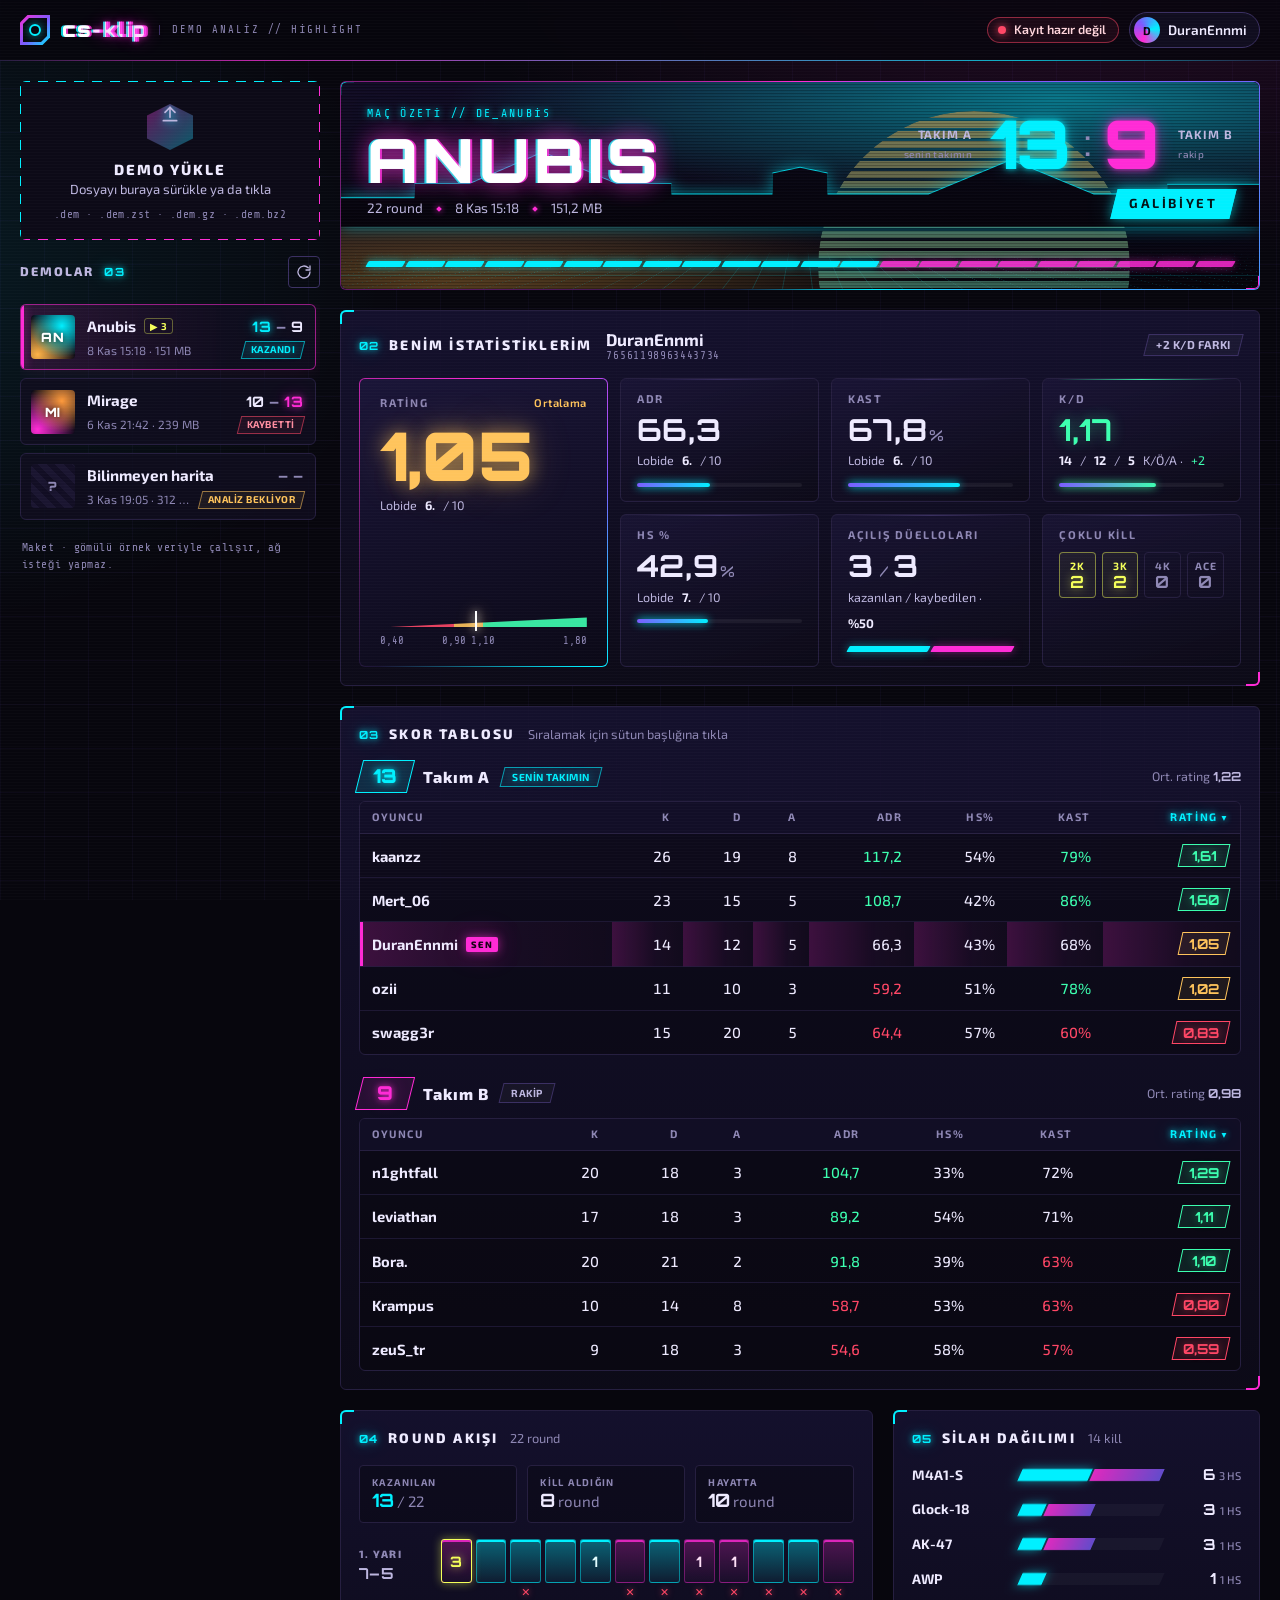
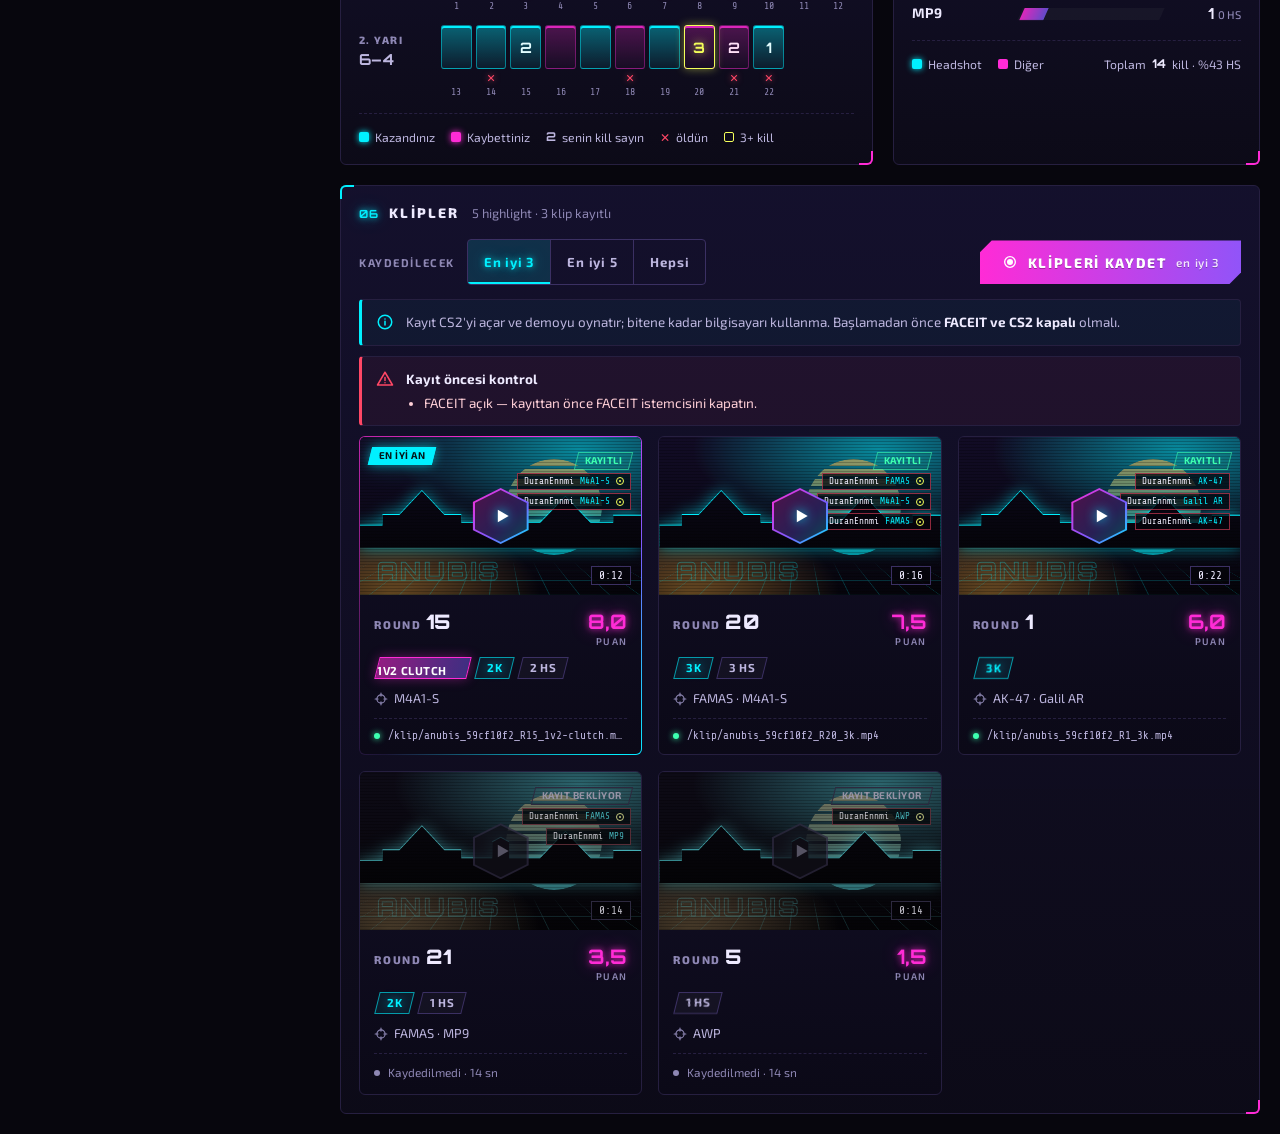
<file: tasarimlar/06-neon-gece.html>
<!doctype html>
<html lang="tr">
<head>
<meta charset="utf-8">
<meta name="viewport" content="width=device-width, initial-scale=1">
<title>cs-klip · Neon Gece</title>
<meta name="description" content="cs-klip tasarım maketi 06 — Neon Gece: CS2 demo istatistikleri ve highlight klipleri.">
<link rel="preconnect" href="https://fonts.googleapis.com">
<link rel="preconnect" href="https://fonts.gstatic.com" crossorigin>
<link href="https://fonts.googleapis.com/css2?family=Orbitron:wght@500;700;900&family=Exo+2:ital,wght@0,400;0,500;0,600;0,700;0,800;1,700&family=Share+Tech+Mono&display=swap" rel="stylesheet">
<style>
/* ==========================================================================
   cs-klip — 06 "Neon Gece"
   Orbitron yalnız ASCII metinlerde (marka, harita adı, rakamlar) kullanılır;
   Türkçe karakter içeren her şey Exo 2 ile yazılır (Orbitron'da ğ/ş/İ yok).
   ========================================================================== */
@property --aci { syntax: '<angle>'; inherits: false; initial-value: 0deg; }

:root {
  --zemin: #07060d;
  --zemin-2: #0c0a17;
  --panel: #100d1f;
  --panel-2: #161230;
  --cizgi: #261f40;
  --cizgi-2: #3b3063;
  --metin: #eeeaff;
  --ikincil: #bdb6df;
  --soluk: #8e87b4;

  --mac: #ff2bd6;      /* macenta */
  --cam: #00f0ff;      /* camgöbeği */
  --mor: #7b5cff;
  --sari: #f4ff5a;

  --iyi: #3dffb0;
  --orta: #ffc45c;
  --kotu: #ff4766;

  --glow-mac: 0 0 10px rgba(255, 43, 214, .55), 0 0 28px rgba(255, 43, 214, .22);
  --glow-cam: 0 0 10px rgba(0, 240, 255, .55), 0 0 28px rgba(0, 240, 255, .2);
  --t-mac: 0 0 6px rgba(255, 43, 214, .8), 0 0 18px rgba(255, 43, 214, .45);
  --t-cam: 0 0 6px rgba(0, 240, 255, .8), 0 0 18px rgba(0, 240, 255, .4);

  --f-baslik: 'Orbitron', 'Exo 2', system-ui, sans-serif;
  --f-govde: 'Exo 2', system-ui, -apple-system, 'Segoe UI', sans-serif;
  --f-mono: 'Share Tech Mono', ui-monospace, Consolas, monospace;

  --r: 6px;
  --bosluk: 20px;
  color-scheme: dark;
}

*, *::before, *::after { box-sizing: border-box; }
html { -webkit-text-size-adjust: 100%; }
body {
  margin: 0;
  min-height: 100vh;
  background-color: var(--zemin);
  background-image:
    radial-gradient(1100px 600px at 85% -10%, rgba(255, 43, 214, .13), transparent 60%),
    radial-gradient(900px 600px at -10% 30%, rgba(0, 240, 255, .09), transparent 60%),
    linear-gradient(rgba(123, 92, 255, .045) 1px, transparent 1px),
    linear-gradient(90deg, rgba(123, 92, 255, .045) 1px, transparent 1px);
  background-size: auto, auto, 44px 44px, 44px 44px;
  background-attachment: fixed;
  color: var(--metin);
  font: 400 15px/1.5 var(--f-govde);
  overflow-x: hidden;
}
/* ince tarama çizgileri */
body::after {
  content: '';
  position: fixed; inset: 0;
  pointer-events: none;
  background: repeating-linear-gradient(0deg, rgba(255, 255, 255, .018) 0 1px, transparent 1px 3px);
  z-index: 100;
}
button, input, select { font: inherit; color: inherit; }
button { cursor: pointer; }
:focus-visible { outline: 2px solid var(--cam); outline-offset: 2px; box-shadow: var(--glow-cam); }
::selection { background: rgba(255, 43, 214, .45); color: #fff; }

/* ---------- üst şerit ---------- */
.ust {
  position: sticky; top: 0; z-index: 50;
  display: flex; align-items: center; gap: 16px;
  padding: 12px var(--bosluk);
  background: rgba(7, 6, 13, .82);
  backdrop-filter: blur(10px);
  -webkit-backdrop-filter: blur(10px);
  border-bottom: 1px solid var(--cizgi);
}
.ust::after {
  content: ''; position: absolute; left: 0; right: 0; bottom: -1px; height: 1px;
  background: linear-gradient(90deg, transparent, var(--mac) 20%, var(--cam) 80%, transparent);
  opacity: .7;
}
.marka { display: flex; align-items: center; gap: 12px; min-width: 0; text-decoration: none; color: inherit; }
.marka-isaret {
  width: 30px; height: 30px; flex: none; position: relative;
  clip-path: polygon(25% 0, 100% 0, 100% 75%, 75% 100%, 0 100%, 0 25%);
  background: linear-gradient(135deg, var(--mac), var(--mor) 55%, var(--cam));
}
.marka-isaret::after {
  content: ''; position: absolute; inset: 3px;
  clip-path: inherit; background: var(--zemin);
}
.marka-isaret i {
  position: absolute; inset: 9px; z-index: 1;
  border: 2px solid var(--cam); border-radius: 50%;
  box-shadow: var(--glow-cam);
}
.marka-ad {
  font: 900 1.25rem/1 var(--f-baslik);
  letter-spacing: .06em;
  white-space: nowrap;
}
.marka-ad b { color: var(--mac); font-weight: 900; text-shadow: var(--t-mac); }
.marka-alt {
  font: 500 .66rem/1 var(--f-mono); color: var(--soluk);
  letter-spacing: .18em; text-transform: uppercase;
  padding-left: 12px; border-left: 1px solid var(--cizgi-2);
  white-space: nowrap;
}
.ust-sag { margin-left: auto; display: flex; align-items: center; gap: 10px; min-width: 0; }
.durum-hap {
  display: inline-flex; align-items: center; gap: 8px;
  padding: 6px 12px 6px 10px;
  border: 1px solid rgba(255, 71, 102, .5);
  background: rgba(255, 71, 102, .08);
  border-radius: 999px;
  font: 600 .78rem/1 var(--f-govde);
  color: #ffd5dc;
  white-space: nowrap; cursor: help;
  transition: background .2s, border-color .2s;
}
.durum-hap:hover { background: rgba(255, 71, 102, .16); }
.durum-hap i { width: 8px; height: 8px; border-radius: 50%; background: var(--kotu); box-shadow: 0 0 8px var(--kotu); animation: nabiz 1.6s ease-in-out infinite; }
.durum-hap.hazir { border-color: rgba(61, 255, 176, .45); background: rgba(61, 255, 176, .07); color: #d4ffee; }
.durum-hap.hazir i { background: var(--iyi); box-shadow: 0 0 8px var(--iyi); }
.oyuncu-hap {
  display: inline-flex; align-items: center; gap: 8px;
  padding: 4px 12px 4px 4px;
  border: 1px solid var(--cizgi-2); border-radius: 999px;
  background: var(--panel);
  font-weight: 600; font-size: .85rem;
  min-width: 0;
}
.oyuncu-hap .avatar {
  width: 26px; height: 26px; border-radius: 50%; flex: none;
  display: grid; place-items: center;
  background: conic-gradient(from 200deg, var(--mac), var(--mor), var(--cam), var(--mac));
  font: 700 .7rem var(--f-govde); color: #0a0614;
}
.oyuncu-hap span:last-child { overflow: hidden; text-overflow: ellipsis; white-space: nowrap; }
@keyframes nabiz { 50% { opacity: .35; } }

/* ---------- düzen ---------- */
.duzen {
  display: grid;
  grid-template-columns: 300px minmax(0, 1fr);
  gap: var(--bosluk);
  padding: var(--bosluk);
  max-width: 1480px; margin: 0 auto;
  align-items: start;
}
.kenar {
  position: sticky; top: 76px;
  display: flex; flex-direction: column; gap: 16px;
  max-height: calc(100vh - 96px);
  min-width: 0;
}
.ana { display: flex; flex-direction: column; gap: var(--bosluk); min-width: 0; }

/* ---------- panel + HUD köşeleri ---------- */
.panel {
  position: relative;
  background: linear-gradient(180deg, rgba(22, 18, 48, .9), rgba(13, 11, 25, .94));
  border: 1px solid var(--cizgi);
  border-radius: var(--r);
  padding: 18px;
  min-width: 0;
}
.panel::before, .panel::after {
  content: ''; position: absolute; width: 14px; height: 14px; pointer-events: none;
}
.panel::before { top: -1px; left: -1px; border-top: 2px solid var(--cam); border-left: 2px solid var(--cam); border-top-left-radius: var(--r); }
.panel::after { bottom: -1px; right: -1px; border-bottom: 2px solid var(--mac); border-right: 2px solid var(--mac); border-bottom-right-radius: var(--r); }

/* hareketli gradyan kenarlık */
.neon-kenar {
  border: 1px solid transparent;
  background:
    linear-gradient(180deg, #120f26, #0b0917) padding-box,
    conic-gradient(from var(--aci), var(--mac), var(--mor), var(--cam), #1b1636 60%, var(--mac)) border-box;
  animation: don 7s linear infinite;
}
@keyframes don { to { --aci: 360deg; } }

.bolum { animation: belir .55s cubic-bezier(.2, .8, .2, 1) both; animation-delay: calc(var(--i, 0) * 70ms); }
@keyframes belir { from { opacity: 0; transform: translateY(10px); } }

.bolum-baslik {
  display: flex; align-items: baseline; gap: 12px; flex-wrap: wrap;
  margin: 0 0 16px;
}
.bolum-baslik h2 {
  margin: 0;
  display: flex; align-items: baseline; gap: 10px;
  font: 800 .86rem/1.2 var(--f-govde);
  letter-spacing: .16em; text-transform: uppercase;
  color: var(--metin);
}
.bolum-baslik h2 i {
  font: 700 .7rem/1 var(--f-baslik); font-style: normal;
  color: var(--cam); text-shadow: var(--t-cam);
  letter-spacing: .1em;
}
.bolum-baslik .ek { color: var(--soluk); font-size: .8rem; }
.bolum-baslik .sag { margin-left: auto; }

/* ---------- kromatik kayma (glitch) ---------- */
.glitch { position: relative; display: inline-block; color: #fff; }
.glitch::before, .glitch::after {
  content: attr(data-text);
  position: absolute; inset: 0;
  pointer-events: none;
  mix-blend-mode: screen;
}
.glitch::before { color: var(--cam); transform: translate(-2px, 0); opacity: .85; animation: kayA 5.5s steps(1) infinite; }
.glitch::after { color: var(--mac); transform: translate(2px, 0); opacity: .85; animation: kayB 5.5s steps(1) infinite; }
@keyframes kayA {
  0%, 86%, 100% { transform: translate(-2px, 0); clip-path: inset(0 0 0 0); }
  88% { transform: translate(-6px, -1px); clip-path: inset(12% 0 58% 0); }
  90% { transform: translate(4px, 1px); clip-path: inset(62% 0 8% 0); }
  92% { transform: translate(-3px, 0); clip-path: inset(30% 0 40% 0); }
}
@keyframes kayB {
  0%, 86%, 100% { transform: translate(2px, 0); clip-path: inset(0 0 0 0); }
  88% { transform: translate(6px, 1px); clip-path: inset(55% 0 20% 0); }
  90% { transform: translate(-5px, 0); clip-path: inset(5% 0 70% 0); }
  92% { transform: translate(3px, -1px); clip-path: inset(40% 0 30% 0); }
}

/* ---------- eğik etiketler ---------- */
.etk {
  display: inline-flex; align-items: center;
  padding: 3px 9px;
  transform: skewX(-14deg);
  border: 1px solid var(--cizgi-2);
  background: rgba(255, 255, 255, .03);
  font: 700 .72rem/1.2 var(--f-govde);
  letter-spacing: .05em; text-transform: uppercase;
  color: var(--ikincil);
  white-space: nowrap;
}
.etk > span { display: inline-block; transform: skewX(14deg); }
.etk.cam { border-color: rgba(0, 240, 255, .6); color: var(--cam); background: rgba(0, 240, 255, .08); text-shadow: 0 0 8px rgba(0, 240, 255, .5); }
.etk.mac { border-color: var(--mac); color: #fff; background: linear-gradient(90deg, rgba(255, 43, 214, .55), rgba(123, 92, 255, .45)); box-shadow: 0 0 12px rgba(255, 43, 214, .35); }
.etk.sari { border-color: rgba(244, 255, 90, .5); color: var(--sari); background: rgba(244, 255, 90, .06); }
.etk.iyi { border-color: rgba(61, 255, 176, .55); color: var(--iyi); background: rgba(61, 255, 176, .08); }
.etk.kotu { border-color: rgba(255, 71, 102, .55); color: #ff8ea1; background: rgba(255, 71, 102, .08); }
.etk.orta { border-color: rgba(255, 196, 92, .55); color: var(--orta); background: rgba(255, 196, 92, .07); }
.etk.dolu-cam { background: var(--cam); color: #031418; border-color: var(--cam); box-shadow: var(--glow-cam); }
.etk.dolu-mac { background: var(--mac); color: #1a0216; border-color: var(--mac); box-shadow: var(--glow-mac); }

/* ---------- düğmeler ---------- */
.dugme {
  position: relative;
  display: inline-flex; align-items: center; justify-content: center; gap: 10px;
  min-height: 44px; padding: 0 22px;
  border: 0;
  clip-path: polygon(12px 0, 100% 0, 100% calc(100% - 12px), calc(100% - 12px) 100%, 0 100%, 0 12px);
  background: linear-gradient(90deg, var(--mac), var(--mor) 60%, var(--cam));
  background-size: 200% 100%;
  color: #fff;
  font: 800 .86rem/1 var(--f-govde);
  letter-spacing: .12em; text-transform: uppercase;
  text-shadow: 0 1px 0 rgba(0, 0, 0, .3);
  transition: background-position .5s ease, filter .2s, transform .15s;
}
.dugme:hover:not(:disabled) { background-position: 100% 0; filter: brightness(1.12) drop-shadow(0 0 10px rgba(255, 43, 214, .6)); }
.dugme:active:not(:disabled) { transform: translateY(1px); }
.dugme:disabled { cursor: not-allowed; filter: grayscale(.6) brightness(.7); }
.dugme small { font: 600 .72rem var(--f-govde); letter-spacing: .06em; opacity: .85; text-transform: none; }
.dugme svg { width: 16px; height: 16px; flex: none; }
.ikon-dugme {
  width: 32px; height: 32px; display: grid; place-items: center;
  border: 1px solid var(--cizgi-2); border-radius: 4px; background: transparent; color: var(--ikincil);
  transition: color .2s, border-color .2s, box-shadow .2s;
}
.ikon-dugme:hover { color: var(--cam); border-color: var(--cam); box-shadow: var(--glow-cam); }
.ikon-dugme svg { width: 16px; height: 16px; }
.ikon-dugme.donuyor svg { animation: cevir .7s linear; }
@keyframes cevir { to { transform: rotate(360deg); } }

/* ---------- kenar çubuğu ---------- */
.birak {
  position: relative; display: block;
  padding: 20px 16px 18px;
  text-align: center;
  border-radius: var(--r);
  cursor: pointer;
  background:
    linear-gradient(var(--zemin-2), var(--zemin-2)) padding-box,
    repeating-linear-gradient(90deg, var(--cam) 0 10px, transparent 10px 18px) top / 100% 1px no-repeat border-box,
    repeating-linear-gradient(90deg, var(--mac) 0 10px, transparent 10px 18px) bottom / 100% 1px no-repeat border-box,
    repeating-linear-gradient(0deg, var(--cam) 0 10px, transparent 10px 18px) left / 1px 100% no-repeat border-box,
    repeating-linear-gradient(0deg, var(--mac) 0 10px, transparent 10px 18px) right / 1px 100% no-repeat border-box;
  border: 1px solid transparent;
  transition: box-shadow .25s, transform .2s;
}
.birak:hover { box-shadow: 0 0 0 1px rgba(0, 240, 255, .25), 0 0 26px rgba(0, 240, 255, .14); }
.birak.ustunde { box-shadow: 0 0 0 1px var(--cam), 0 0 34px rgba(0, 240, 255, .35), inset 0 0 40px rgba(255, 43, 214, .18); transform: scale(1.01); }
.birak-ikon {
  width: 46px; height: 46px; margin: 0 auto 10px;
  display: grid; place-items: center;
  clip-path: polygon(50% 0, 100% 25%, 100% 75%, 50% 100%, 0 75%, 0 25%);
  background: linear-gradient(135deg, rgba(255, 43, 214, .35), rgba(0, 240, 255, .35));
  color: #fff;
}
.birak-ikon svg { width: 20px; height: 20px; filter: drop-shadow(0 0 4px var(--cam)); }
.birak strong { display: block; font: 800 .92rem var(--f-govde); letter-spacing: .14em; text-transform: uppercase; }
.birak span { display: block; color: var(--ikincil); font-size: .82rem; margin-top: 2px; }
.birak small { display: block; color: var(--soluk); font: .7rem var(--f-mono); margin-top: 8px; letter-spacing: .04em; }
.yukleme { padding: 12px 14px; border: 1px solid var(--cizgi); border-radius: var(--r); background: var(--zemin-2); }
.yukleme[hidden] { display: none; }
.yukleme-ust { display: flex; justify-content: space-between; gap: 10px; font-size: .78rem; margin-bottom: 8px; }
.yukleme-ust b { font-weight: 600; min-width: 0; overflow: hidden; text-overflow: ellipsis; white-space: nowrap; }
.yukleme-ust span { color: var(--cam); font-family: var(--f-mono); flex: none; }
.yukleme.hata { border-color: rgba(255, 71, 102, .5); color: #ffb3c0; font-size: .82rem; }

.cubuk { height: 6px; background: rgba(255, 255, 255, .06); border-radius: 3px; overflow: hidden; }
.cubuk > div {
  height: 100%; width: 0;
  background: linear-gradient(90deg, var(--mac), var(--cam));
  box-shadow: 0 0 10px rgba(0, 240, 255, .6);
  transition: width .25s ease;
}
.cubuk.serit > div {
  background:
    repeating-linear-gradient(-45deg, rgba(255, 255, 255, .22) 0 6px, transparent 6px 12px),
    linear-gradient(90deg, var(--mac), var(--cam));
  background-size: 17px 17px, 100% 100%;
  animation: serit .6s linear infinite;
}
@keyframes serit { to { background-position: 17px 0, 0 0; } }

.liste-baslik {
  display: flex; align-items: center; gap: 10px;
  font: 800 .78rem var(--f-govde); letter-spacing: .16em; text-transform: uppercase; color: var(--ikincil);
}
.liste-baslik .sayac { font: 700 .7rem var(--f-baslik); color: var(--cam); text-shadow: var(--t-cam); }
.liste-baslik .ikon-dugme { margin-left: auto; }
.demolar { list-style: none; margin: 0; padding: 0 4px 4px 0; display: flex; flex-direction: column; gap: 8px; overflow-y: auto; min-height: 0; }
.demolar::-webkit-scrollbar { width: 6px; }
.demolar::-webkit-scrollbar-thumb { background: var(--cizgi-2); border-radius: 3px; }
.demo {
  width: 100%;
  display: grid; grid-template-columns: 44px minmax(0, 1fr); gap: 12px; align-items: center;
  padding: 10px 12px 10px 10px;
  text-align: left;
  border: 1px solid var(--cizgi);
  border-radius: var(--r);
  background: rgba(16, 13, 31, .85);
  transition: border-color .2s, background .2s, transform .2s, box-shadow .2s;
  position: relative; overflow: hidden;
}
.demo::before {
  content: ''; position: absolute; left: 0; top: 0; bottom: 0; width: 3px;
  background: transparent; transition: background .2s, box-shadow .2s;
}
.demo:hover { border-color: var(--cizgi-2); background: var(--panel-2); transform: translateX(2px); }
.demo.secili { border-color: rgba(255, 43, 214, .55); background: linear-gradient(90deg, rgba(255, 43, 214, .14), rgba(16, 13, 31, .9) 70%); box-shadow: 0 0 22px rgba(255, 43, 214, .12); }
.demo.secili::before { background: var(--mac); box-shadow: var(--glow-mac); }
.demo-harita-kare {
  width: 44px; height: 44px; border-radius: 4px; position: relative; overflow: hidden;
  display: grid; place-items: center;
  background: radial-gradient(circle at 70% 25%, var(--h1), transparent 70%), radial-gradient(circle at 15% 90%, var(--h2), transparent 70%), #0b0916;
  font: 900 .8rem var(--f-baslik); color: #fff; letter-spacing: .04em;
  text-shadow: 0 0 6px rgba(0, 0, 0, .8);
}
.demo-harita-kare.bilinmiyor { background: repeating-linear-gradient(45deg, #1a1530 0 6px, #120e24 6px 12px); color: var(--soluk); }
.demo-satir { display: flex; align-items: center; gap: 8px; min-width: 0; }
.demo-satir + .demo-satir { margin-top: 4px; }
.demo-ad { font-weight: 700; font-size: .95rem; min-width: 0; overflow: hidden; text-overflow: ellipsis; white-space: nowrap; }
.demo-skor { margin-left: auto; font: 700 .9rem var(--f-baslik); letter-spacing: .03em; white-space: nowrap; }
.demo-skor .k { color: var(--cam); text-shadow: var(--t-cam); }
.demo-skor .m { color: var(--mac); text-shadow: var(--t-mac); }
.demo-meta { color: var(--soluk); font-size: .74rem; min-width: 0; overflow: hidden; text-overflow: ellipsis; white-space: nowrap; }
.demo-satir .etk { margin-left: auto; font-size: .62rem; padding: 2px 7px; flex: none; }
.klip-rozet {
  display: inline-flex; align-items: center; gap: 3px; flex: none;
  font: 700 .62rem var(--f-govde); letter-spacing: .06em; color: var(--sari);
  padding: 1px 5px; border: 1px solid rgba(244, 255, 90, .35); border-radius: 3px;
}
.kenar-not { color: var(--soluk); font: .7rem/1.5 var(--f-mono); letter-spacing: .04em; padding: 0 2px; }

/* ---------- sahne (CSS ile çizilmiş harita görseli) ---------- */
.sahne {
  position: relative; overflow: hidden;
  background:
    radial-gradient(120% 90% at 78% 8%, color-mix(in srgb, var(--h1) 55%, transparent), transparent 55%),
    radial-gradient(90% 80% at 10% 100%, color-mix(in srgb, var(--h2) 45%, transparent), transparent 60%),
    linear-gradient(180deg, #120c26, #06050c);
  isolation: isolate;
}
.sahne::before { /* perspektif zemin ızgarası */
  content: ''; position: absolute; left: -50%; right: -50%; bottom: 0; height: 58%;
  background-image:
    linear-gradient(color-mix(in srgb, var(--h1) 70%, transparent) 1px, transparent 1px),
    linear-gradient(90deg, color-mix(in srgb, var(--h1) 70%, transparent) 1px, transparent 1px);
  background-size: 30px 30px;
  transform: perspective(160px) rotateX(58deg);
  transform-origin: bottom;
  opacity: .32;
  -webkit-mask-image: linear-gradient(transparent, #000 70%);
  mask-image: linear-gradient(transparent, #000 70%);
  z-index: 0;
  transition: background-position 1.2s linear;
}
.sahne::after { /* tarama + vinyet */
  content: ''; position: absolute; inset: 0; z-index: 3; pointer-events: none;
  background:
    repeating-linear-gradient(0deg, rgba(0, 0, 0, .22) 0 1px, transparent 1px 3px),
    radial-gradient(130% 100% at 50% 40%, transparent 55%, rgba(0, 0, 0, .65));
}
.sahne-gunes {
  position: absolute; z-index: 0; right: 14%; top: 14%;
  width: 34%; aspect-ratio: 1; border-radius: 50%;
  background: linear-gradient(180deg, var(--h2), var(--h1));
  -webkit-mask-image: repeating-linear-gradient(180deg, #000 0 7px, transparent 7px 10px);
  mask-image: repeating-linear-gradient(180deg, #000 0 7px, transparent 7px 10px);
  opacity: .55; filter: blur(.3px);
}
.sahne-silhuet { position: absolute; z-index: 1; left: 0; right: 0; bottom: 30%; height: 46%; filter: drop-shadow(0 -1px 0 var(--h1)) drop-shadow(0 0 8px color-mix(in srgb, var(--h1) 60%, transparent)); }
.sahne-silhuet i { position: absolute; inset: 0; background: linear-gradient(180deg, #0b0818, #05040a); clip-path: var(--silhuet); }
.sahne-yazi {
  position: absolute; z-index: 2; left: 6%; bottom: 7%;
  font: 900 clamp(1.6rem, 5vw, 3.2rem)/1 var(--f-baslik);
  letter-spacing: .1em;
  color: transparent;
  -webkit-text-stroke: 1px color-mix(in srgb, var(--h1) 70%, transparent);
  opacity: .55;
  white-space: nowrap;
}

/* ---------- maç başlığı ---------- */
.mac {
  display: grid; grid-template-columns: minmax(0, 1fr) auto; gap: 20px; align-items: end;
  padding: 0; overflow: hidden;
}
.mac > .sahne { position: absolute; inset: 0; z-index: 0; border-radius: inherit; opacity: .85; }
.mac > .sahne .sahne-yazi { display: none; }
.mac-ic { position: relative; z-index: 4; display: contents; }
.mac-sol, .mac-sag { position: relative; z-index: 4; padding: 26px 26px 22px; }
.mac-sol { min-width: 0; }
.ust-yazi { font: 500 .72rem/1 var(--f-mono); color: var(--cam); letter-spacing: .2em; text-transform: uppercase; text-shadow: var(--t-cam); }
.mac-harita {
  margin: 10px 0 8px;
  font: 900 clamp(2.1rem, 6vw, 3.8rem)/1 var(--f-baslik);
  letter-spacing: .08em;
  text-transform: uppercase;
  text-shadow: 0 0 22px rgba(255, 43, 214, .35);
}
.mac-meta { display: flex; flex-wrap: wrap; gap: 6px 14px; color: var(--ikincil); font-size: .85rem; }
.mac-meta span { display: inline-flex; align-items: center; gap: 6px; }
.mac-meta span + span::before { content: ''; width: 4px; height: 4px; background: var(--mac); transform: rotate(45deg); box-shadow: 0 0 6px var(--mac); margin-right: 8px; }
.mac-sag { text-align: right; }
.skor-blok { display: flex; align-items: center; justify-content: flex-end; gap: 18px; }
.skor-takim { display: flex; flex-direction: column; gap: 4px; font-size: .75rem; color: var(--ikincil); letter-spacing: .08em; text-transform: uppercase; font-weight: 700; }
.skor-takim.sag { text-align: left; }
.skor-takim small { color: var(--soluk); font-weight: 500; letter-spacing: .04em; text-transform: none; }
.skor {
  font: 900 clamp(2.6rem, 7vw, 4.2rem)/1 var(--f-baslik);
  display: flex; align-items: center; gap: 12px;
  font-variant-numeric: tabular-nums;
}
.skor .biz { color: var(--cam); text-shadow: var(--t-cam); }
.skor .onlar { color: var(--mac); text-shadow: var(--t-mac); }
.skor .ayir { color: var(--soluk); font-weight: 500; font-size: .5em; }
.mac-sonuc { margin-top: 12px; display: flex; justify-content: flex-end; gap: 8px; }
.mac-sonuc .etk { font-size: .82rem; padding: 6px 14px; letter-spacing: .2em; }
.oran {
  grid-column: 1 / -1; position: relative; z-index: 4;
  display: flex; gap: 3px; height: 6px; margin: 0 26px 22px;
}
.oran span { flex: 1; transform: skewX(-30deg); border-radius: 1px; }
.oran .b { background: var(--cam); box-shadow: 0 0 8px rgba(0, 240, 255, .6); }
.oran .o { background: var(--mac); box-shadow: 0 0 8px rgba(255, 43, 214, .55); opacity: .85; }

/* ---------- benim istatistiklerim ---------- */
.ben-ust { display: flex; align-items: center; gap: 14px; flex-wrap: wrap; margin-bottom: 16px; }
.ben-ust .bolum-baslik { margin: 0; }
.ben-ad { font: 700 1.05rem var(--f-govde); }
.ben-ad small { display: block; font: .7rem var(--f-mono); color: var(--soluk); letter-spacing: .06em; }
.ben-ust .etkiler { margin-left: auto; display: flex; gap: 8px; flex-wrap: wrap; }
.kutular {
  display: grid;
  grid-template-columns: 1.25fr repeat(3, minmax(0, 1fr));
  grid-template-rows: auto auto;
  gap: 12px;
}
.kutu {
  position: relative; min-width: 0;
  padding: 14px 16px 14px;
  border: 1px solid var(--cizgi);
  border-radius: var(--r);
  background: linear-gradient(160deg, rgba(28, 22, 58, .7), rgba(12, 10, 23, .9));
  transition: border-color .2s, transform .2s, box-shadow .2s;
  overflow: hidden;
}
.kutu:hover { border-color: var(--cizgi-2); transform: translateY(-2px); box-shadow: 0 10px 28px rgba(0, 0, 0, .35); }
.kutu::after { /* üst kenar parıltısı */
  content: ''; position: absolute; left: 14px; right: 14px; top: 0; height: 1px;
  background: linear-gradient(90deg, transparent, var(--renk, var(--cizgi-2)), transparent);
  opacity: .9;
}
.kutu.iyi { --renk: var(--iyi); }
.kutu.kotu { --renk: var(--kotu); }
.kutu.orta { --renk: var(--orta); }
.kutu-ad { font: 700 .7rem/1 var(--f-govde); letter-spacing: .16em; text-transform: uppercase; color: var(--soluk); display: flex; align-items: center; gap: 8px; }
.kutu-ad .kucuk { margin-left: auto; letter-spacing: .04em; text-transform: none; font-weight: 600; }
.kutu-deger {
  margin-top: 10px;
  font: 700 1.9rem/1 var(--f-baslik);
  font-variant-numeric: tabular-nums;
  letter-spacing: .02em;
  color: var(--metin);
  white-space: nowrap;
}
.kutu.neon-kenar {
  border: 1px solid transparent;
  background:
    linear-gradient(160deg, #1a1538, #0b0917) padding-box,
    conic-gradient(from var(--aci), var(--mac), var(--mor), var(--cam), #1b1636 60%, var(--mac)) border-box;
}
.kutu-deger small { font-size: .5em; color: var(--soluk); font-weight: 500; margin-left: 2px; }
.kutu.iyi .kutu-deger { color: var(--iyi); text-shadow: 0 0 14px rgba(61, 255, 176, .45); }
.kutu.kotu .kutu-deger { color: var(--kotu); text-shadow: 0 0 14px rgba(255, 71, 102, .45); }
.kutu-alt { margin-top: 8px; color: var(--ikincil); font-size: .78rem; display: flex; gap: 8px; flex-wrap: wrap; align-items: center; }
.kutu-alt b { color: var(--metin); font-weight: 700; }
.renk-iyi { color: var(--iyi) !important; }
.renk-kotu { color: var(--kotu) !important; }
.renk-orta { color: var(--orta) !important; }
.olcer { margin-top: 12px; height: 4px; background: rgba(255, 255, 255, .06); border-radius: 2px; position: relative; overflow: visible; }
.olcer > i {
  position: absolute; left: 0; top: 0; bottom: 0; border-radius: 2px;
  background: linear-gradient(90deg, var(--mor), var(--renk, var(--cam)));
  box-shadow: 0 0 8px var(--renk, var(--cam));
  transform-origin: left;
  animation: buyu .9s cubic-bezier(.2, .8, .2, 1) both .2s;
}
@keyframes buyu { from { transform: scaleX(0); } }

.kutu.rating {
  grid-row: span 2;
  display: flex; flex-direction: column;
  padding: 18px 20px;
}
.kutu.rating::after { display: none; }
.rating-deger {
  margin: 14px 0 4px;
  font: 900 clamp(3rem, 6vw, 4.2rem)/1 var(--f-baslik);
  font-variant-numeric: tabular-nums;
  color: var(--renk); text-shadow: 0 0 18px color-mix(in srgb, var(--renk) 60%, transparent), 0 0 44px color-mix(in srgb, var(--renk) 30%, transparent);
}
.rating-olcek { margin-top: auto; padding-top: 18px; }
.rating-iz {
  position: relative; height: 10px;
  background: linear-gradient(90deg, var(--kotu) 0 35.7%, var(--orta) 35.7% 50%, var(--iyi) 50% 100%);
  opacity: .9;
  clip-path: polygon(0 100%, 100% 0, 100% 100%);
}
.rating-isaret { position: relative; height: 0; }
.rating-isaret i {
  position: absolute; top: -16px; width: 2px; height: 20px; background: #fff;
  box-shadow: 0 0 8px #fff, 0 0 16px var(--renk);
  transform: translateX(-1px);
}
.rating-etiket { position: relative; height: 1.2em; margin-top: 8px; font: .66rem/1.2 var(--f-mono); color: var(--soluk); }
.rating-etiket span { position: absolute; top: 0; transform: translateX(-50%); }
.rating-etiket span:first-child { transform: none; }
.rating-etiket span:last-child { transform: translateX(-100%); }
.cok-kill { display: grid; grid-template-columns: repeat(4, minmax(0, 1fr)); gap: 6px; margin-top: 12px; }
.cok-kill span {
  display: flex; flex-direction: column; align-items: center; gap: 2px;
  padding: 6px 0;
  border: 1px solid var(--cizgi); border-radius: 4px;
  font: 700 .66rem var(--f-govde); letter-spacing: .08em; color: var(--soluk);
}
.cok-kill b { font: 700 1.05rem/1 var(--f-baslik); color: var(--soluk); }
.cok-kill .var { border-color: rgba(244, 255, 90, .45); color: var(--sari); background: rgba(244, 255, 90, .05); }
.cok-kill .var b { color: var(--sari); text-shadow: 0 0 10px rgba(244, 255, 90, .5); }
.duello { display: flex; height: 6px; gap: 3px; margin-top: 12px; }
.duello i { display: block; transform: skewX(-30deg); border-radius: 1px; transform-origin: left; }
.duello .k { background: var(--cam); box-shadow: 0 0 8px rgba(0, 240, 255, .5); }
.duello .o { background: var(--mac); box-shadow: 0 0 8px rgba(255, 43, 214, .5); }

/* ---------- skor tablosu ---------- */
.takimlar { display: grid; gap: 22px; }
.takim-ust { display: flex; align-items: center; gap: 12px; margin-bottom: 8px; flex-wrap: wrap; }
.takim-skor {
  min-width: 52px; padding: 4px 12px;
  transform: skewX(-14deg);
  text-align: center;
  font: 900 1.2rem/1.2 var(--f-baslik);
}
.takim-skor > span { display: inline-block; transform: skewX(14deg); }
.takim-skor.k { background: rgba(0, 240, 255, .12); border: 1px solid var(--cam); color: var(--cam); text-shadow: var(--t-cam); }
.takim-skor.m { background: rgba(255, 43, 214, .1); border: 1px solid var(--mac); color: var(--mac); text-shadow: var(--t-mac); }
.takim-ad { font: 800 1rem var(--f-govde); letter-spacing: .06em; }
.takim-ust .etk { font-size: .64rem; }
.takim-ust .ort { margin-left: auto; color: var(--soluk); font-size: .78rem; }
.takim-ust .ort b { font-family: var(--f-baslik); color: var(--ikincil); font-weight: 700; }
.tablo-sar { overflow-x: auto; border: 1px solid var(--cizgi); border-radius: var(--r); background: rgba(7, 6, 13, .45); }
table { width: 100%; border-collapse: separate; border-spacing: 0; font-variant-numeric: tabular-nums; }
th {
  padding: 10px 12px;
  text-align: right;
  font: 700 .68rem/1 var(--f-govde); letter-spacing: .14em; text-transform: uppercase;
  color: var(--soluk);
  border-bottom: 1px solid var(--cizgi);
  background: rgba(22, 18, 48, .6);
  white-space: nowrap; user-select: none;
  cursor: pointer;
  transition: color .15s;
}
th:hover { color: var(--metin); }
th.sirali { color: var(--cam); text-shadow: var(--t-cam); }
th.sirali::after { content: '▾'; margin-left: 4px; font-size: .9em; }
th.sirali.artan::after { content: '▴'; }
th:first-child, td:first-child { text-align: left; }
td {
  padding: 10px 12px;
  text-align: right;
  font-weight: 500; font-size: .92rem;
  border-bottom: 1px solid rgba(38, 31, 64, .7);
  white-space: nowrap;
  transition: background .15s;
}
tbody tr:last-child td { border-bottom: 0; }
tbody tr:hover td { background: rgba(123, 92, 255, .08); }
tr.ben td { background: linear-gradient(90deg, rgba(255, 43, 214, .2), rgba(255, 43, 214, .05) 60%, rgba(255, 43, 214, .02)); }
tr.ben td:first-child { box-shadow: inset 3px 0 0 var(--mac); }
tr.ben:hover td { background: linear-gradient(90deg, rgba(255, 43, 214, .26), rgba(255, 43, 214, .08)); }
.oyuncu-hucre { display: flex; align-items: center; gap: 8px; max-width: 200px; }
.oyuncu-hucre .ad { font-weight: 700; overflow: hidden; text-overflow: ellipsis; }
.oyuncu-hucre .sen { font: 800 .58rem var(--f-govde); letter-spacing: .14em; padding: 2px 5px; background: var(--mac); color: #1a0216; border-radius: 2px; box-shadow: var(--glow-mac); flex: none; }
.r-cip {
  display: inline-block; min-width: 3.5em; padding: 3px 8px;
  text-align: center;
  transform: skewX(-12deg);
  font: 700 .86rem/1.1 var(--f-baslik);
  border: 1px solid currentColor;
}
.r-cip > span { display: inline-block; transform: skewX(12deg); }
.r-iyi { color: var(--iyi); background: rgba(61, 255, 176, .1); text-shadow: 0 0 8px rgba(61, 255, 176, .5); }
.r-orta { color: var(--orta); background: rgba(255, 196, 92, .08); }
.r-kotu { color: var(--kotu); background: rgba(255, 71, 102, .1); text-shadow: 0 0 8px rgba(255, 71, 102, .45); }
.k-birlesik { display: none; }
.kda-ayir { color: var(--soluk); }

/* ---------- round çizelgesi + silahlar ---------- */
.ikili { display: grid; grid-template-columns: minmax(0, 1.45fr) minmax(0, 1fr); gap: var(--bosluk); }
.yarilar { display: flex; flex-direction: column; gap: 14px; }
.yari { display: grid; grid-template-columns: 70px minmax(0, 1fr); gap: 12px; align-items: start; }
.yari-ad { padding-top: 8px; font: 800 .66rem var(--f-govde); letter-spacing: .14em; text-transform: uppercase; color: var(--soluk); }
.yari-ad b { display: block; margin-top: 4px; font: 700 .95rem var(--f-baslik); letter-spacing: .02em; color: var(--ikincil); }
.rnd-dizi { display: grid; grid-template-columns: repeat(12, minmax(0, 1fr)); gap: 4px; }
.rnd { display: flex; flex-direction: column; align-items: center; gap: 3px; min-width: 0; outline: none; }
.rnd-kutu {
  width: 100%; height: 44px; border-radius: 3px;
  display: grid; place-items: center;
  font: 700 .9rem/1 var(--f-baslik);
  transition: transform .15s, box-shadow .15s, filter .15s;
  position: relative;
}
.rnd-kutu.biz { background: linear-gradient(180deg, rgba(0, 240, 255, .38), rgba(0, 240, 255, .07)); border: 1px solid rgba(0, 240, 255, .45); box-shadow: inset 0 2px 0 var(--cam); color: #e2fdff; }
.rnd-kutu.onlar { background: linear-gradient(180deg, rgba(255, 43, 214, .26), rgba(255, 43, 214, .04)); border: 1px solid rgba(255, 43, 214, .35); box-shadow: inset 0 2px 0 rgba(255, 43, 214, .8); color: #ffe0f8; }
.rnd-kutu.cok { color: var(--sari); text-shadow: 0 0 10px rgba(244, 255, 90, .7); }
.rnd-kutu.cok::after { content: ''; position: absolute; inset: -1px; border: 1px solid var(--sari); border-radius: 3px; box-shadow: 0 0 10px rgba(244, 255, 90, .45); pointer-events: none; }
.rnd:hover .rnd-kutu, .rnd:focus-visible .rnd-kutu { transform: translateY(-3px); filter: brightness(1.25); }
.rnd:focus-visible .rnd-kutu { box-shadow: 0 0 0 2px var(--cam), var(--glow-cam); }
.rnd-olum { height: 12px; font-size: .68rem; line-height: 12px; color: var(--kotu); text-shadow: 0 0 6px rgba(255, 71, 102, .7); }
.rnd-no { font: .62rem/1 var(--f-mono); color: var(--soluk); }
.lejant { display: flex; flex-wrap: wrap; gap: 8px 16px; margin-top: 16px; padding-top: 14px; border-top: 1px dashed var(--cizgi); color: var(--ikincil); font-size: .76rem; }
.lejant span { display: inline-flex; align-items: center; gap: 6px; }
.lejant i { width: 10px; height: 10px; border-radius: 2px; display: inline-block; }
.ozet-satir { display: grid; grid-template-columns: repeat(3, minmax(0, 1fr)); gap: 10px; margin-bottom: 16px; }
.ozet-satir div { padding: 10px 12px; border: 1px solid var(--cizgi); border-radius: 4px; background: rgba(7, 6, 13, .4); }
.ozet-satir small { display: block; font: 700 .62rem var(--f-govde); letter-spacing: .14em; text-transform: uppercase; color: var(--soluk); }
.ozet-satir b { font: 700 1.15rem var(--f-baslik); }

.silahlar { display: flex; flex-direction: column; gap: 14px; }
.silah { display: grid; grid-template-columns: minmax(0, 96px) minmax(0, 1fr) auto; gap: 12px; align-items: center; }
.silah-ad { font-weight: 700; font-size: .86rem; overflow: hidden; text-overflow: ellipsis; white-space: nowrap; }
.silah-bar { height: 12px; display: flex; gap: 2px; transform: skewX(-24deg); background: rgba(255, 255, 255, .035); }
.silah-bar i { display: block; height: 100%; transform-origin: left; animation: buyu .9s cubic-bezier(.2, .8, .2, 1) both; animation-delay: calc(.15s + var(--i, 0) * 80ms); }
.silah-bar .hs { background: var(--cam); box-shadow: 0 0 10px rgba(0, 240, 255, .55); }
.silah-bar .dg { background: linear-gradient(90deg, rgba(255, 43, 214, .85), rgba(123, 92, 255, .75)); }
.silah-sayi { font: 700 .95rem var(--f-baslik); min-width: 4.4em; text-align: right; white-space: nowrap; }
.silah-sayi small { font: 500 .7rem var(--f-govde); color: var(--soluk); margin-left: 4px; }
.silah:hover .silah-ad { color: var(--cam); }

/* ---------- klipler ---------- */
.kayit-arac { display: flex; align-items: center; gap: 12px; flex-wrap: wrap; margin-bottom: 14px; }
.secim { display: inline-flex; border: 1px solid var(--cizgi-2); border-radius: 4px; overflow: hidden; }
.secim-ad { color: var(--soluk); font: 700 .7rem var(--f-govde); letter-spacing: .14em; text-transform: uppercase; }
.secim button {
  min-height: 44px; padding: 0 16px;
  border: 0; background: transparent; color: var(--ikincil);
  font: 700 .82rem var(--f-govde); letter-spacing: .06em;
  transition: background .2s, color .2s;
}
.secim button + button { border-left: 1px solid var(--cizgi-2); }
.secim button:hover:not(:disabled) { background: rgba(0, 240, 255, .07); color: var(--metin); }
.secim button[aria-pressed="true"] { background: rgba(0, 240, 255, .14); color: var(--cam); text-shadow: var(--t-cam); box-shadow: inset 0 -2px 0 var(--cam); }
.secim button:disabled { cursor: not-allowed; opacity: .5; }
.kayit-arac .dugme { margin-left: auto; }
.uyari {
  display: flex; gap: 12px; align-items: flex-start;
  padding: 12px 14px; margin-bottom: 10px;
  border: 1px solid var(--cizgi); border-left: 3px solid var(--cam);
  border-radius: 4px;
  background: rgba(0, 240, 255, .04);
  color: var(--ikincil); font-size: .84rem;
}
.uyari svg { width: 18px; height: 18px; flex: none; margin-top: 1px; color: var(--cam); }
.uyari.tehlike { border-left-color: var(--kotu); background: rgba(255, 71, 102, .06); color: #ffd0d8; }
.uyari.tehlike svg { color: var(--kotu); }
.uyari b { color: var(--metin); }
.uyari ul { margin: 4px 0 0; padding-left: 18px; }
.ilerleme {
  margin: 4px 0 16px; padding: 14px 16px;
  border-radius: var(--r);
}
.ilerleme-ust { display: flex; align-items: baseline; gap: 12px; margin-bottom: 10px; flex-wrap: wrap; }
.ilerleme-ust b { font-weight: 700; display: inline-flex; align-items: center; gap: 10px; }
.ilerleme-ust .yuzde { margin-left: auto; font: 700 1.1rem var(--f-baslik); color: var(--cam); text-shadow: var(--t-cam); }
.ilerleme.bitti .ilerleme-ust b { color: var(--iyi); }
.donen { width: 14px; height: 14px; border: 2px solid rgba(0, 240, 255, .25); border-top-color: var(--cam); border-right-color: var(--mac); border-radius: 50%; animation: cevir .8s linear infinite; display: inline-block; flex: none; }
.log {
  margin: 12px 0 0; max-height: 150px; overflow: auto;
  padding: 10px 12px;
  background: #05040a; border: 1px solid var(--cizgi); border-radius: 4px;
  font: .76rem/1.6 var(--f-mono); color: #9ff7ff;
  white-space: pre-wrap; word-break: break-word;
}
.log .z { color: var(--soluk); }
.log .s { color: var(--iyi); }
.log-ac { margin-top: 10px; background: none; border: 0; padding: 0; color: var(--soluk); font-size: .76rem; text-decoration: underline dotted; }
.log-ac:hover { color: var(--cam); }

.klip-izgara { display: grid; grid-template-columns: repeat(auto-fill, minmax(250px, 1fr)); gap: 16px; }
.klip {
  position: relative; display: flex; flex-direction: column;
  border: 1px solid var(--cizgi); border-radius: var(--r);
  background: linear-gradient(180deg, #120f26, #0b0917);
  overflow: hidden;
  transition: transform .25s cubic-bezier(.2, .8, .2, 1), border-color .25s, box-shadow .25s;
}
.klip.giris { animation: belir .5s cubic-bezier(.2, .8, .2, 1) both; animation-delay: calc(var(--i, 0) * 70ms); }
.klip:hover { transform: translateY(-4px); border-color: rgba(255, 43, 214, .6); box-shadow: 0 14px 34px rgba(0, 0, 0, .45), 0 0 26px rgba(255, 43, 214, .18); }
.klip.en-iyi { border-color: transparent; background: linear-gradient(180deg, #120f26, #0b0917) padding-box, conic-gradient(from var(--aci), var(--mac), var(--mor), var(--cam), #1b1636 60%, var(--mac)) border-box; animation: don 7s linear infinite; }
.klip.en-iyi.giris { animation: belir .5s cubic-bezier(.2, .8, .2, 1) both, don 7s linear infinite; }
.klip-resim { position: relative; aspect-ratio: 16 / 9; display: block; width: 100%; border: 0; padding: 0; background: none; cursor: pointer; }
.klip-resim:disabled { cursor: default; }
.klip-resim .sahne { position: absolute; inset: 0; }
.klip-resim .sahne-yazi { font-size: 1.55rem; opacity: .45; }
.klip:hover .sahne::before { background-position: 0 30px, 0 0; }
.oynat {
  position: absolute; z-index: 4; left: 50%; top: 50%;
  width: 56px; height: 56px; margin: -28px 0 0 -28px;
  display: grid; place-items: center;
  clip-path: polygon(50% 0, 100% 25%, 100% 75%, 50% 100%, 0 75%, 0 25%);
  background: linear-gradient(135deg, var(--mac), var(--mor) 60%, var(--cam));
  transition: transform .25s cubic-bezier(.2, .8, .2, 1), filter .25s;
  filter: drop-shadow(0 0 10px rgba(255, 43, 214, .6));
}
.oynat::before { content: ''; position: absolute; inset: 2px; clip-path: inherit; background: rgba(7, 6, 13, .7); }
.oynat svg { position: relative; width: 20px; height: 20px; margin-left: 3px; color: #fff; filter: drop-shadow(0 0 6px var(--cam)); }
.klip:hover .oynat { transform: scale(1.12); }
.klip.yok .oynat { background: var(--cizgi-2); filter: none; opacity: .75; }
.klip.yok .oynat svg { color: var(--soluk); filter: none; }
.klip.yok .sahne { filter: saturate(.55) brightness(.8); }
.klip-ust {
  position: absolute; z-index: 4; left: 10px; top: 10px; right: 10px;
  display: flex; align-items: flex-start; gap: 6px;
}
.klip-ust .etk { font-size: .62rem; padding: 2px 8px; }
.klip-ust .durum { margin-left: auto; }
.killfeed {
  position: absolute; z-index: 4; right: 10px; top: 36px;
  display: flex; flex-direction: column; align-items: flex-end; gap: 3px;
}
.killfeed span {
  display: flex; align-items: center; gap: 6px;
  padding: 2px 6px;
  background: rgba(5, 4, 10, .72);
  border: 1px solid rgba(255, 71, 102, .55);
  font: .58rem/1.2 var(--f-mono); color: #f2efff;
  white-space: nowrap;
}
.killfeed span em { font-style: normal; color: var(--cam); }
.killfeed span .hs { width: 8px; height: 8px; border: 1px solid var(--sari); border-radius: 50%; position: relative; }
.killfeed span .hs::after { content: ''; position: absolute; inset: 2px; background: var(--sari); border-radius: 50%; }
.sure { position: absolute; z-index: 4; right: 10px; bottom: 10px; padding: 2px 7px; background: rgba(5, 4, 10, .8); border: 1px solid var(--cizgi-2); font: .7rem var(--f-mono); color: var(--metin); }
.klip.kayitta .klip-resim::after {
  content: ''; position: absolute; inset: 0; z-index: 5; pointer-events: none;
  background: linear-gradient(90deg, transparent, rgba(0, 240, 255, .28), transparent);
  background-size: 40% 100%; background-repeat: no-repeat;
  animation: tara 1.2s linear infinite;
}
@keyframes tara { from { background-position: -60% 0; } to { background-position: 160% 0; } }
.klip-govde { padding: 14px 14px 12px; display: flex; flex-direction: column; gap: 10px; flex: 1; }
.klip-satir { display: flex; align-items: baseline; gap: 10px; }
.klip-round { font: 800 .7rem var(--f-govde); letter-spacing: .16em; text-transform: uppercase; color: var(--soluk); }
.klip-round b { font: 900 1.25rem var(--f-baslik); color: var(--metin); letter-spacing: .02em; margin-left: 4px; }
.klip-puan { margin-left: auto; text-align: right; font: 700 1.25rem/1 var(--f-baslik); color: var(--mac); text-shadow: var(--t-mac); }
.klip-puan small { display: block; margin-top: 3px; font: 600 .6rem var(--f-govde); letter-spacing: .14em; text-transform: uppercase; color: var(--soluk); text-shadow: none; }
.etiketler { display: flex; flex-wrap: wrap; gap: 6px 8px; padding-left: 3px; }
.klip-silah { color: var(--ikincil); font-size: .8rem; display: flex; align-items: center; gap: 6px; min-width: 0; }
.klip-silah svg { width: 14px; height: 14px; color: var(--soluk); flex: none; }
.klip-silah span { overflow: hidden; text-overflow: ellipsis; white-space: nowrap; }
.klip-alt { margin-top: auto; padding-top: 10px; border-top: 1px dashed var(--cizgi); display: flex; align-items: center; gap: 8px; font-size: .74rem; color: var(--soluk); min-width: 0; }
.klip-alt code { font: .7rem var(--f-mono); color: var(--ikincil); overflow: hidden; text-overflow: ellipsis; white-space: nowrap; min-width: 0; }
.klip-alt .nokta { width: 6px; height: 6px; border-radius: 50%; flex: none; background: var(--soluk); }
.klip-alt .nokta.var { background: var(--iyi); box-shadow: 0 0 6px var(--iyi); }

/* ---------- yükleniyor / boş ---------- */
.ortada { display: grid; place-items: center; text-align: center; min-height: 60vh; padding: 40px 20px; }
.ortada h2 { margin: 18px 0 6px; font: 800 1.1rem var(--f-govde); letter-spacing: .14em; text-transform: uppercase; }
.ortada p { margin: 0; color: var(--ikincil); }
.ortada .sure-yazi { margin-top: 10px; font: .8rem var(--f-mono); color: var(--cam); min-height: 1.2em; }
.halka { width: 74px; height: 74px; position: relative; margin: 0 auto; }
.halka i { position: absolute; inset: 0; border-radius: 50%; border: 2px solid transparent; }
.halka i:nth-child(1) { border-top-color: var(--mac); border-right-color: var(--mac); animation: cevir 1.1s linear infinite; filter: drop-shadow(0 0 6px var(--mac)); }
.halka i:nth-child(2) { inset: 10px; border-bottom-color: var(--cam); border-left-color: var(--cam); animation: cevir .8s linear infinite reverse; filter: drop-shadow(0 0 6px var(--cam)); }
.halka i:nth-child(3) { inset: 26px; background: var(--mac); box-shadow: var(--glow-mac); animation: nabiz 1s ease-in-out infinite; }

/* ---------- ipucu + oynatıcı ---------- */
.ipucu {
  position: fixed; z-index: 200; pointer-events: none;
  max-width: 260px; padding: 9px 12px;
  background: rgba(10, 8, 22, .96);
  border: 1px solid var(--cizgi-2); border-left: 2px solid var(--cam);
  border-radius: 4px;
  box-shadow: 0 10px 30px rgba(0, 0, 0, .5), 0 0 16px rgba(0, 240, 255, .12);
  font-size: .78rem; line-height: 1.5; color: var(--ikincil);
  white-space: pre-line;
  opacity: 0; transform: translateY(4px);
  transition: opacity .12s, transform .12s;
}
.ipucu.acik { opacity: 1; transform: none; }
.ipucu b { color: var(--metin); }
.perde {
  position: fixed; inset: 0; z-index: 150;
  display: grid; place-items: center; padding: 16px;
  background: rgba(4, 3, 9, .82);
  backdrop-filter: blur(6px); -webkit-backdrop-filter: blur(6px);
  animation: solgun .2s ease both;
}
.perde[hidden] { display: none; }
@keyframes solgun { from { opacity: 0; } }
.oynatici { width: min(920px, 100%); padding: 0; overflow: hidden; animation: belir .3s cubic-bezier(.2, .8, .2, 1) both; }
.oynatici-ekran { position: relative; aspect-ratio: 16 / 9; }
.oynatici-ekran .sahne { position: absolute; inset: 0; }
.oynatici-ekran .sahne::before { animation: ilerle 3s linear infinite; }
.oynatici.durdu .oynatici-ekran .sahne::before { animation-play-state: paused; }
@keyframes ilerle { to { background-position: 0 30px, 0 0; } }
.oynatici-not { position: absolute; z-index: 4; left: 50%; top: 50%; transform: translate(-50%, -50%); text-align: center; width: 90%; }
.oynatici-not b { display: block; font: 800 .9rem var(--f-govde); letter-spacing: .2em; text-transform: uppercase; text-shadow: var(--t-mac); }
.oynatici-not code { display: block; margin-top: 6px; font: .72rem var(--f-mono); color: var(--ikincil); word-break: break-all; }
.oynatici-kontrol { display: flex; align-items: center; gap: 12px; padding: 12px 16px; border-top: 1px solid var(--cizgi); }
.oynatici-kontrol .cubuk { flex: 1; height: 4px; }
.oynatici-kontrol .cubuk > div { transition: none; }
.oynatici-kontrol .zaman { font: .78rem var(--f-mono); color: var(--ikincil); white-space: nowrap; }
.oynatici-baslik { display: flex; align-items: center; gap: 12px; padding: 14px 16px 0; flex-wrap: wrap; }
.oynatici-baslik h3 { margin: 0; font: 800 .9rem var(--f-govde); letter-spacing: .14em; text-transform: uppercase; }
.oynatici-baslik .ikon-dugme { margin-left: auto; }

.gorunmez { position: absolute; width: 1px; height: 1px; overflow: hidden; clip: rect(0 0 0 0); white-space: nowrap; }

/* ---------- duyarlı ---------- */
@media (max-width: 1180px) {
  .kutular { grid-template-columns: repeat(3, minmax(0, 1fr)); }
  .kutu.rating { grid-column: 1 / -1; grid-row: auto; display: grid; grid-template-columns: auto 1fr; gap: 0 24px; align-items: center; }
  .kutu.rating .rating-ust { grid-column: 1; }
  .kutu.rating .rating-olcek { grid-column: 2; margin: 0; padding: 0; }
  .ikili { grid-template-columns: minmax(0, 1fr); }
}
@media (max-width: 900px) {
  :root { --bosluk: 16px; }
  .duzen { grid-template-columns: minmax(0, 1fr); }
  .kenar { position: static; max-height: none; }
  .demolar { overflow: visible; }
  .marka-alt { display: none; }
}
@media (max-width: 640px) {
  .ust { padding: 10px 16px; gap: 10px; }
  .oyuncu-hap { display: none; }
  .durum-hap .uzun { display: none; }
  .panel { padding: 14px; }
  .mac { grid-template-columns: minmax(0, 1fr); gap: 0; }
  .mac-sol { padding: 20px 18px 6px; }
  .mac-sag { padding: 10px 18px 16px; text-align: left; }
  .skor-blok { justify-content: flex-start; }
  .mac-sonuc { justify-content: flex-start; }
  .oran { margin: 0 18px 18px; }
  .kutular { grid-template-columns: repeat(2, minmax(0, 1fr)); gap: 10px; }
  .kutu.rating { display: flex; }
  .kutu.rating .rating-olcek { padding-top: 14px; }
  .kutu { padding: 12px; }
  .kutu-deger { font-size: 1.5rem; }
  .ben-ust .etkiler { margin-left: 0; }
  .k-ayri, .hs-sut { display: none; }
  .k-birlesik { display: table-cell; }
  th, td { padding: 9px 5px; font-size: .82rem; }
  th:first-child, td:first-child { padding-left: 8px; }
  th:last-child, td:last-child { padding-right: 8px; }
  th { font-size: .6rem; letter-spacing: .06em; }
  .oyuncu-hucre { max-width: 96px; gap: 5px; }
  .oyuncu-hucre .sen { font-size: .52rem; padding: 1px 4px; letter-spacing: .08em; }
  .r-cip { min-width: 2.9em; padding: 2px 5px; font-size: .76rem; }
  .kutu-ad { letter-spacing: .1em; }
  .yari { grid-template-columns: minmax(0, 1fr); gap: 6px; }
  .yari-ad { padding-top: 0; display: flex; gap: 8px; align-items: baseline; }
  .yari-ad b { display: inline; margin: 0; font-size: .8rem; }
  .rnd-dizi { gap: 3px; }
  .rnd-kutu { height: 36px; font-size: .78rem; }
  .ozet-satir { gap: 6px; }
  .ozet-satir div { padding: 8px; }
  .ozet-satir b { font-size: 1rem; }
  .silah { grid-template-columns: minmax(0, 78px) minmax(0, 1fr) auto; gap: 8px; }
  .kayit-arac .dugme { margin-left: 0; width: 100%; }
  .klip-izgara { grid-template-columns: minmax(0, 1fr); }
  .takim-ust .ort { margin-left: 0; width: 100%; }
}
@media (max-width: 380px) {
  .marka-ad { font-size: 1.05rem; }
  .skor-takim { display: none; }
}
@media (prefers-reduced-motion: reduce) {
  *, *::before, *::after { animation-duration: .001ms !important; animation-iteration-count: 1 !important; transition-duration: .001ms !important; }
}
</style>
</head>
<body>
<header class="ust">
  <a class="marka" href="#" aria-label="cs-klip ana sayfa">
    <span class="marka-isaret" aria-hidden="true"><i></i></span>
    <span class="marka-ad glitch" data-text="cs-klip">cs<b>-klip</b></span>
    <span class="marka-alt">demo analiz // highlight</span>
  </a>
  <div class="ust-sag">
    <span id="kontrolHap" class="durum-hap" tabindex="0"><i></i><span>Kayıt <span class="uzun">hazır </span>değil</span></span>
    <span id="oyuncuHap" class="oyuncu-hap"><span class="avatar">D</span><span>DuranEnnmi</span></span>
  </div>
</header>

<div class="duzen">
  <aside class="kenar" aria-label="Demolar">
    <label id="birak" class="birak" tabindex="0">
      <input id="dosyaSec" type="file" accept=".dem,.zst,.gz,.bz2" multiple hidden>
      <span class="birak-ikon" aria-hidden="true"><svg viewBox="0 0 24 24" fill="none" stroke="currentColor" stroke-width="2" stroke-linecap="round" stroke-linejoin="round"><path d="M12 16V4"/><path d="m6 10 6-6 6 6"/><path d="M4 20h16"/></svg></span>
      <strong>Demo yükle</strong>
      <span>Dosyayı buraya sürükle ya da tıkla</span>
      <small>.dem · .dem.zst · .dem.gz · .dem.bz2</small>
    </label>
    <div id="yukleme" class="yukleme" hidden></div>

    <div class="liste-baslik">
      Demolar <span class="sayac" id="demoSayac"></span>
      <button id="yenile" class="ikon-dugme" title="Listeyi yenile" aria-label="Listeyi yenile"><svg viewBox="0 0 24 24" fill="none" stroke="currentColor" stroke-width="2" stroke-linecap="round" stroke-linejoin="round"><path d="M21 12a9 9 0 1 1-2.64-6.36"/><path d="M21 3v6h-6"/></svg></button>
    </div>
    <ul id="demolar" class="demolar"></ul>
    <div class="kenar-not">Maket · gömülü örnek veriyle çalışır, ağ isteği yapmaz.</div>
  </aside>

  <main id="ana" class="ana" aria-live="polite"></main>
</div>

<div id="ipucu" class="ipucu" role="tooltip"></div>
<div id="perde" class="perde" hidden></div>

<script>
(() => {
  'use strict';

  /* ------------------------------------------------------------------
     Örnek veri: arayuz/ornek.json'un birebir kopyası
     ------------------------------------------------------------------ */
  const VERI = /*VERI_BASLA*/{"kontrol":{"hazir":false,"sorunlar":["FACEIT açık — kayıttan önce FACEIT istemcisini kapatın."]},"demolar":[{"id":"1-59cf10f2-8a41-4c3e-b0d7-2f61e9a8c512-1-1","ad":"1-59cf10f2-8a41-4c3e-b0d7-2f61e9a8c512-1-1.dem.zst","harita":"de_anubis","tarih":"2026-11-08T15:18:00","boyut_mb":151.2,"analiz_edildi":true,"klip_sayisi":3},{"id":"1-0b7e33a9-51d2-4f08-9c6e-a4d18e7f0233-1-1","ad":"1-0b7e33a9-51d2-4f08-9c6e-a4d18e7f0233-1-1.dem.gz","harita":"de_mirage","tarih":"2026-11-06T21:42:00","boyut_mb":238.7,"analiz_edildi":true,"klip_sayisi":0},{"id":"1-c41a9e07-7b3f-45d1-8e22-91f0b5d6ac48-1-1","ad":"1-c41a9e07-7b3f-45d1-8e22-91f0b5d6ac48-1-1.dem","harita":null,"tarih":"2026-11-03T19:05:00","boyut_mb":312.4,"analiz_edildi":false,"klip_sayisi":0}],"demo":{"1-59cf10f2-8a41-4c3e-b0d7-2f61e9a8c512-1-1":{"harita":"de_anubis","round_sayisi":22,"takimlar":[{"ad":"Takım A","skor":13,"kazandi":true},{"ad":"Takım B","skor":9,"kazandi":false}],"benim_takim":0,"oyuncu_steamid":"76561198963443734","oyuncular":[{"steamid":"76561198963443734","ad":"DuranEnnmi","takim":0,"kill":14,"death":12,"assist":5,"adr":66.3,"hs_yuzde":42.9,"kd":1.17,"kast":67.8,"rating":1.05,"acilis_kill":3,"acilis_death":3,"cok_kill":{"2":2,"3":2,"4":0,"5":0},"ben":true},{"steamid":"76561198104523311","ad":"kaanzz","takim":0,"kill":26,"death":19,"assist":8,"adr":117.2,"hs_yuzde":54.3,"kd":1.37,"kast":79.3,"rating":1.61,"acilis_kill":0,"acilis_death":4,"cok_kill":{"2":4,"3":1,"4":0,"5":0},"ben":false},{"steamid":"76561198877001245","ad":"Mert_06","takim":0,"kill":23,"death":15,"assist":5,"adr":108.7,"hs_yuzde":42.2,"kd":1.53,"kast":86.4,"rating":1.6,"acilis_kill":3,"acilis_death":0,"cok_kill":{"2":2,"3":0,"4":0,"5":0},"ben":false},{"steamid":"76561198230984410","ad":"swagg3r","takim":0,"kill":15,"death":20,"assist":5,"adr":64.4,"hs_yuzde":56.8,"kd":0.75,"kast":59.7,"rating":0.83,"acilis_kill":1,"acilis_death":0,"cok_kill":{"2":1,"3":0,"4":0,"5":0},"ben":false},{"steamid":"76561199012347766","ad":"ozii","takim":0,"kill":11,"death":10,"assist":3,"adr":59.2,"hs_yuzde":50.6,"kd":1.1,"kast":77.7,"rating":1.02,"acilis_kill":4,"acilis_death":4,"cok_kill":{"2":1,"3":0,"4":0,"5":0},"ben":false},{"steamid":"76561198341200987","ad":"n1ghtfall","takim":1,"kill":20,"death":18,"assist":3,"adr":104.7,"hs_yuzde":33.3,"kd":1.11,"kast":72.4,"rating":1.29,"acilis_kill":2,"acilis_death":3,"cok_kill":{"2":2,"3":0,"4":0,"5":0},"ben":false},{"steamid":"76561198455109823","ad":"Bora.","takim":1,"kill":20,"death":21,"assist":2,"adr":91.8,"hs_yuzde":38.9,"kd":0.95,"kast":63.1,"rating":1.1,"acilis_kill":4,"acilis_death":2,"cok_kill":{"2":2,"3":1,"4":0,"5":0},"ben":false},{"steamid":"76561198199887432","ad":"zeuS_tr","takim":1,"kill":9,"death":18,"assist":3,"adr":54.6,"hs_yuzde":58.2,"kd":0.5,"kast":57.4,"rating":0.59,"acilis_kill":4,"acilis_death":1,"cok_kill":{"2":0,"3":0,"4":0,"5":0},"ben":false},{"steamid":"76561198600123554","ad":"Krampus","takim":1,"kill":10,"death":14,"assist":8,"adr":58.7,"hs_yuzde":53.1,"kd":0.71,"kast":63.4,"rating":0.8,"acilis_kill":1,"acilis_death":4,"cok_kill":{"2":0,"3":0,"4":0,"5":0},"ben":false},{"steamid":"76561198777321009","ad":"leviathan","takim":1,"kill":17,"death":18,"assist":3,"adr":89.2,"hs_yuzde":54.4,"kd":0.94,"kast":70.6,"rating":1.11,"acilis_kill":1,"acilis_death":1,"cok_kill":{"2":1,"3":0,"4":0,"5":0},"ben":false}],"roundlar":[{"no":1,"kazanan_takim":1,"benim_kill":3,"ben_oldum":false,"neden":"ct_win"},{"no":2,"kazanan_takim":0,"benim_kill":0,"ben_oldum":false,"neden":"bomb_exploded"},{"no":3,"kazanan_takim":0,"benim_kill":0,"ben_oldum":true,"neden":"t_win"},{"no":4,"kazanan_takim":0,"benim_kill":0,"ben_oldum":false,"neden":"bomb_exploded"},{"no":5,"kazanan_takim":0,"benim_kill":1,"ben_oldum":false,"neden":"t_win"},{"no":6,"kazanan_takim":1,"benim_kill":0,"ben_oldum":true,"neden":"bomb_defused"},{"no":7,"kazanan_takim":0,"benim_kill":0,"ben_oldum":true,"neden":"t_win"},{"no":8,"kazanan_takim":1,"benim_kill":1,"ben_oldum":true,"neden":"ct_win"},{"no":9,"kazanan_takim":1,"benim_kill":1,"ben_oldum":true,"neden":"bomb_defused"},{"no":10,"kazanan_takim":0,"benim_kill":0,"ben_oldum":true,"neden":"t_win"},{"no":11,"kazanan_takim":0,"benim_kill":0,"ben_oldum":true,"neden":"t_win"},{"no":12,"kazanan_takim":1,"benim_kill":0,"ben_oldum":true,"neden":"ct_win"},{"no":13,"kazanan_takim":0,"benim_kill":0,"ben_oldum":false,"neden":"bomb_defused"},{"no":14,"kazanan_takim":0,"benim_kill":0,"ben_oldum":true,"neden":"bomb_defused"},{"no":15,"kazanan_takim":0,"benim_kill":2,"ben_oldum":false,"neden":"bomb_defused"},{"no":16,"kazanan_takim":1,"benim_kill":0,"ben_oldum":false,"neden":"t_win"},{"no":17,"kazanan_takim":0,"benim_kill":0,"ben_oldum":false,"neden":"target_saved"},{"no":18,"kazanan_takim":1,"benim_kill":0,"ben_oldum":true,"neden":"t_win"},{"no":19,"kazanan_takim":0,"benim_kill":0,"ben_oldum":false,"neden":"ct_win"},{"no":20,"kazanan_takim":1,"benim_kill":3,"ben_oldum":false,"neden":"bomb_exploded"},{"no":21,"kazanan_takim":1,"benim_kill":2,"ben_oldum":true,"neden":"t_win"},{"no":22,"kazanan_takim":0,"benim_kill":1,"ben_oldum":true,"neden":"ct_win"}],"silahlar":[{"silah":"m4a1_silencer","kill":6,"hs":3},{"silah":"glock","kill":3,"hs":1},{"silah":"ak47","kill":3,"hs":1},{"silah":"awp","kill":1,"hs":1},{"silah":"mp9","kill":1,"hs":0}]},"1-0b7e33a9-51d2-4f08-9c6e-a4d18e7f0233-1-1":{"harita":"de_mirage","round_sayisi":23,"takimlar":[{"ad":"Takım A","skor":10,"kazandi":false},{"ad":"Takım B","skor":13,"kazandi":true}],"benim_takim":0,"oyuncu_steamid":"76561198963443734","oyuncular":[{"steamid":"76561198963443734","ad":"DuranEnnmi","takim":0,"kill":19,"death":16,"assist":7,"adr":81.7,"hs_yuzde":47.4,"kd":1.19,"kast":79.1,"rating":1.27,"acilis_kill":4,"acilis_death":4,"cok_kill":{"2":4,"3":1,"4":1,"5":0},"ben":true},{"steamid":"76561198104523311","ad":"kaanzz","takim":0,"kill":19,"death":17,"assist":3,"adr":79.2,"hs_yuzde":52.7,"kd":1.12,"kast":77.1,"rating":1.21,"acilis_kill":3,"acilis_death":1,"cok_kill":{"2":0,"3":0,"4":0,"5":0},"ben":false},{"steamid":"76561198877001245","ad":"Mert_06","takim":0,"kill":21,"death":18,"assist":8,"adr":105.3,"hs_yuzde":35.2,"kd":1.17,"kast":69.6,"rating":1.31,"acilis_kill":2,"acilis_death":4,"cok_kill":{"2":1,"3":1,"4":0,"5":0},"ben":false},{"steamid":"76561198230984410","ad":"swagg3r","takim":0,"kill":14,"death":22,"assist":5,"adr":72.6,"hs_yuzde":53.2,"kd":0.64,"kast":50.8,"rating":0.7,"acilis_kill":4,"acilis_death":1,"cok_kill":{"2":1,"3":1,"4":0,"5":0},"ben":false},{"steamid":"76561199012347766","ad":"ozii","takim":0,"kill":11,"death":19,"assist":6,"adr":45.3,"hs_yuzde":57.7,"kd":0.58,"kast":56.2,"rating":0.62,"acilis_kill":4,"acilis_death":0,"cok_kill":{"2":0,"3":0,"4":0,"5":0},"ben":false},{"steamid":"76561198341200987","ad":"n1ghtfall","takim":1,"kill":26,"death":20,"assist":5,"adr":111.1,"hs_yuzde":35.9,"kd":1.3,"kast":78.1,"rating":1.52,"acilis_kill":5,"acilis_death":4,"cok_kill":{"2":4,"3":0,"4":0,"5":0},"ben":false},{"steamid":"76561198455109823","ad":"Bora.","takim":1,"kill":22,"death":20,"assist":5,"adr":107.7,"hs_yuzde":44.8,"kd":1.1,"kast":76.1,"rating":1.35,"acilis_kill":0,"acilis_death":4,"cok_kill":{"2":2,"3":0,"4":0,"5":0},"ben":false},{"steamid":"76561198199887432","ad":"zeuS_tr","takim":1,"kill":13,"death":11,"assist":7,"adr":59.9,"hs_yuzde":45.2,"kd":1.18,"kast":75.9,"rating":1.07,"acilis_kill":5,"acilis_death":4,"cok_kill":{"2":2,"3":0,"4":0,"5":0},"ben":false},{"steamid":"76561198600123554","ad":"Krampus","takim":1,"kill":14,"death":14,"assist":8,"adr":73.8,"hs_yuzde":51.6,"kd":1.0,"kast":72.2,"rating":1.06,"acilis_kill":0,"acilis_death":0,"cok_kill":{"2":0,"3":0,"4":0,"5":0},"ben":false},{"steamid":"76561198777321009","ad":"leviathan","takim":1,"kill":17,"death":19,"assist":3,"adr":82.4,"hs_yuzde":40.8,"kd":0.89,"kast":72.0,"rating":1.06,"acilis_kill":5,"acilis_death":0,"cok_kill":{"2":1,"3":0,"4":0,"5":0},"ben":false}],"roundlar":[{"no":1,"kazanan_takim":0,"benim_kill":0,"ben_oldum":true,"neden":"bomb_exploded"},{"no":2,"kazanan_takim":1,"benim_kill":3,"ben_oldum":true,"neden":"target_saved"},{"no":3,"kazanan_takim":1,"benim_kill":0,"ben_oldum":false,"neden":"bomb_defused"},{"no":4,"kazanan_takim":1,"benim_kill":1,"ben_oldum":true,"neden":"target_saved"},{"no":5,"kazanan_takim":0,"benim_kill":2,"ben_oldum":false,"neden":"bomb_exploded"},{"no":6,"kazanan_takim":1,"benim_kill":0,"ben_oldum":true,"neden":"target_saved"},{"no":7,"kazanan_takim":1,"benim_kill":0,"ben_oldum":true,"neden":"bomb_defused"},{"no":8,"kazanan_takim":1,"benim_kill":2,"ben_oldum":true,"neden":"bomb_defused"},{"no":9,"kazanan_takim":0,"benim_kill":0,"ben_oldum":true,"neden":"t_win"},{"no":10,"kazanan_takim":1,"benim_kill":1,"ben_oldum":true,"neden":"ct_win"},{"no":11,"kazanan_takim":1,"benim_kill":0,"ben_oldum":false,"neden":"ct_win"},{"no":12,"kazanan_takim":1,"benim_kill":0,"ben_oldum":true,"neden":"ct_win"},{"no":13,"kazanan_takim":0,"benim_kill":1,"ben_oldum":false,"neden":"bomb_defused"},{"no":14,"kazanan_takim":0,"benim_kill":1,"ben_oldum":true,"neden":"target_saved"},{"no":15,"kazanan_takim":0,"benim_kill":0,"ben_oldum":false,"neden":"bomb_defused"},{"no":16,"kazanan_takim":1,"benim_kill":0,"ben_oldum":true,"neden":"bomb_exploded"},{"no":17,"kazanan_takim":0,"benim_kill":0,"ben_oldum":true,"neden":"target_saved"},{"no":18,"kazanan_takim":1,"benim_kill":2,"ben_oldum":true,"neden":"t_win"},{"no":19,"kazanan_takim":0,"benim_kill":4,"ben_oldum":true,"neden":"ct_win"},{"no":20,"kazanan_takim":0,"benim_kill":0,"ben_oldum":true,"neden":"ct_win"},{"no":21,"kazanan_takim":1,"benim_kill":2,"ben_oldum":false,"neden":"bomb_exploded"},{"no":22,"kazanan_takim":0,"benim_kill":0,"ben_oldum":false,"neden":"target_saved"},{"no":23,"kazanan_takim":1,"benim_kill":0,"ben_oldum":true,"neden":"t_win"}],"silahlar":[{"silah":"m4a1_silencer","kill":7,"hs":3},{"silah":"awp","kill":4,"hs":2},{"silah":"ak47","kill":4,"hs":2},{"silah":"deagle","kill":3,"hs":1},{"silah":"usp_silencer","kill":1,"hs":1}]},"1-c41a9e07-7b3f-45d1-8e22-91f0b5d6ac48-1-1":{"harita":"de_inferno","round_sayisi":20,"takimlar":[{"ad":"Takım A","skor":13,"kazandi":true},{"ad":"Takım B","skor":7,"kazandi":false}],"benim_takim":0,"oyuncu_steamid":"76561198963443734","oyuncular":[{"steamid":"76561198963443734","ad":"DuranEnnmi","takim":0,"kill":17,"death":11,"assist":2,"adr":84.9,"hs_yuzde":47.1,"kd":1.55,"kast":82.1,"rating":1.38,"acilis_kill":0,"acilis_death":4,"cok_kill":{"2":4,"3":0,"4":1,"5":0},"ben":true},{"steamid":"76561198104523311","ad":"kaanzz","takim":0,"kill":16,"death":9,"assist":7,"adr":89.1,"hs_yuzde":61.2,"kd":1.78,"kast":80.0,"rating":1.42,"acilis_kill":0,"acilis_death":1,"cok_kill":{"2":2,"3":0,"4":0,"5":0},"ben":false},{"steamid":"76561198877001245","ad":"Mert_06","takim":0,"kill":21,"death":20,"assist":6,"adr":115.9,"hs_yuzde":38.0,"kd":1.05,"kast":77.2,"rating":1.4,"acilis_kill":0,"acilis_death":4,"cok_kill":{"2":2,"3":0,"4":0,"5":0},"ben":false},{"steamid":"76561198230984410","ad":"swagg3r","takim":0,"kill":7,"death":13,"assist":8,"adr":40.6,"hs_yuzde":32.6,"kd":0.54,"kast":55.9,"rating":0.6,"acilis_kill":1,"acilis_death":1,"cok_kill":{"2":0,"3":0,"4":0,"5":0},"ben":false},{"steamid":"76561199012347766","ad":"ozii","takim":0,"kill":19,"death":12,"assist":3,"adr":111.1,"hs_yuzde":53.8,"kd":1.58,"kast":89.9,"rating":1.59,"acilis_kill":5,"acilis_death":2,"cok_kill":{"2":1,"3":1,"4":0,"5":0},"ben":false},{"steamid":"76561198341200987","ad":"n1ghtfall","takim":1,"kill":14,"death":19,"assist":7,"adr":76.2,"hs_yuzde":59.7,"kd":0.74,"kast":61.1,"rating":0.88,"acilis_kill":2,"acilis_death":4,"cok_kill":{"2":0,"3":0,"4":0,"5":0},"ben":false},{"steamid":"76561198455109823","ad":"Bora.","takim":1,"kill":15,"death":11,"assist":2,"adr":87.2,"hs_yuzde":60.4,"kd":1.36,"kast":80.6,"rating":1.29,"acilis_kill":4,"acilis_death":3,"cok_kill":{"2":0,"3":0,"4":0,"5":0},"ben":false},{"steamid":"76561198199887432","ad":"zeuS_tr","takim":1,"kill":11,"death":13,"assist":4,"adr":51.0,"hs_yuzde":40.9,"kd":0.85,"kast":68.1,"rating":0.87,"acilis_kill":0,"acilis_death":1,"cok_kill":{"2":1,"3":0,"4":0,"5":0},"ben":false},{"steamid":"76561198600123554","ad":"Krampus","takim":1,"kill":13,"death":19,"assist":3,"adr":67.6,"hs_yuzde":43.6,"kd":0.68,"kast":62.6,"rating":0.81,"acilis_kill":2,"acilis_death":0,"cok_kill":{"2":0,"3":0,"4":0,"5":0},"ben":false},{"steamid":"76561198777321009","ad":"leviathan","takim":1,"kill":13,"death":18,"assist":6,"adr":72.1,"hs_yuzde":54.4,"kd":0.72,"kast":65.9,"rating":0.89,"acilis_kill":0,"acilis_death":4,"cok_kill":{"2":2,"3":0,"4":0,"5":0},"ben":false}],"roundlar":[{"no":1,"kazanan_takim":1,"benim_kill":1,"ben_oldum":false,"neden":"ct_win"},{"no":2,"kazanan_takim":0,"benim_kill":2,"ben_oldum":false,"neden":"t_win"},{"no":3,"kazanan_takim":0,"benim_kill":0,"ben_oldum":true,"neden":"bomb_exploded"},{"no":4,"kazanan_takim":1,"benim_kill":0,"ben_oldum":false,"neden":"bomb_defused"},{"no":5,"kazanan_takim":0,"benim_kill":0,"ben_oldum":false,"neden":"bomb_exploded"},{"no":6,"kazanan_takim":1,"benim_kill":1,"ben_oldum":false,"neden":"ct_win"},{"no":7,"kazanan_takim":0,"benim_kill":2,"ben_oldum":false,"neden":"bomb_exploded"},{"no":8,"kazanan_takim":1,"benim_kill":0,"ben_oldum":true,"neden":"ct_win"},{"no":9,"kazanan_takim":0,"benim_kill":0,"ben_oldum":false,"neden":"t_win"},{"no":10,"kazanan_takim":0,"benim_kill":0,"ben_oldum":true,"neden":"t_win"},{"no":11,"kazanan_takim":0,"benim_kill":0,"ben_oldum":true,"neden":"t_win"},{"no":12,"kazanan_takim":1,"benim_kill":4,"ben_oldum":true,"neden":"ct_win"},{"no":13,"kazanan_takim":0,"benim_kill":0,"ben_oldum":true,"neden":"bomb_defused"},{"no":14,"kazanan_takim":0,"benim_kill":2,"ben_oldum":false,"neden":"bomb_defused"},{"no":15,"kazanan_takim":0,"benim_kill":0,"ben_oldum":true,"neden":"bomb_defused"},{"no":16,"kazanan_takim":1,"benim_kill":1,"ben_oldum":true,"neden":"t_win"},{"no":17,"kazanan_takim":1,"benim_kill":1,"ben_oldum":true,"neden":"t_win"},{"no":18,"kazanan_takim":0,"benim_kill":0,"ben_oldum":false,"neden":"bomb_defused"},{"no":19,"kazanan_takim":0,"benim_kill":2,"ben_oldum":true,"neden":"bomb_defused"},{"no":20,"kazanan_takim":0,"benim_kill":1,"ben_oldum":true,"neden":"target_saved"}],"silahlar":[{"silah":"ak47","kill":7,"hs":3},{"silah":"m4a1_silencer","kill":4,"hs":2},{"silah":"deagle","kill":3,"hs":1},{"silah":"famas","kill":2,"hs":1},{"silah":"glock","kill":1,"hs":1}]}},"klipler":{"1-59cf10f2-8a41-4c3e-b0d7-2f61e9a8c512-1-1":{"highlightlar":[{"round":15,"score":8.0,"labels":["1v2 clutch","2K","2 HS"],"weapons":["m4a1_silencer"],"saniye":12,"klip":"/klip/anubis_59cf10f2_R15_1v2-clutch.mp4"},{"round":20,"score":7.5,"labels":["3K","3 HS"],"weapons":["famas","m4a1_silencer"],"saniye":16,"klip":"/klip/anubis_59cf10f2_R20_3k.mp4"},{"round":1,"score":6,"labels":["3K"],"weapons":["ak47","galilar"],"saniye":22,"klip":"/klip/anubis_59cf10f2_R1_3k.mp4"},{"round":21,"score":3.5,"labels":["2K","1 HS"],"weapons":["famas","mp9"],"saniye":14,"klip":null},{"round":5,"score":1.5,"labels":["1 HS"],"weapons":["awp"],"saniye":14,"klip":null}],"kayit":{"durum":"bos","mesaj":"","satirlar":[]}},"1-0b7e33a9-51d2-4f08-9c6e-a4d18e7f0233-1-1":{"highlightlar":[{"round":19,"score":13.0,"labels":["4K","3 HS","hızlı"],"weapons":["deagle","famas","m4a1_silencer"],"saniye":15,"klip":null},{"round":2,"score":7.5,"labels":["3K","3 HS"],"weapons":["ak47","deagle","galilar"],"saniye":18,"klip":null},{"round":8,"score":4.0,"labels":["2K","2 HS"],"weapons":["ak47","deagle"],"saniye":10,"klip":null},{"round":18,"score":3.5,"labels":["2K","1 HS"],"weapons":["deagle","m4a1_silencer"],"saniye":18,"klip":null},{"round":5,"score":3,"labels":["2K"],"weapons":["ak47"],"saniye":18,"klip":null}],"kayit":{"durum":"bos","mesaj":"","satirlar":[]}},"1-c41a9e07-7b3f-45d1-8e22-91f0b5d6ac48-1-1":{"highlightlar":[{"round":7,"score":11.0,"labels":["1v3 clutch","2K","2 HS"],"weapons":["tec9"],"saniye":21,"klip":null},{"round":12,"score":10.5,"labels":["4K","1 HS"],"weapons":["ak47","galilar"],"saniye":19,"klip":null},{"round":2,"score":8.5,"labels":["1v2 clutch","2K","smoke arkası"],"weapons":["ak47"],"saniye":19,"klip":null},{"round":14,"score":5.5,"labels":["2K","2 HS","smoke arkası"],"weapons":["deagle","m4a1_silencer"],"saniye":10,"klip":null},{"round":19,"score":3.5,"labels":["2K","1 HS"],"weapons":["m4a1_silencer","mp9"],"saniye":11,"klip":null}],"kayit":{"durum":"bos","mesaj":"","satirlar":[]}}}}/*VERI_BITIR*/;

  const UZANTI = /\.dem(\.(zst|gz|bz2))?$/i;
  const NEDEN = {
    t_win: "T'ler rakibi eledi", ct_win: "CT'ler rakibi eledi", bomb_exploded: 'Bomba patladı',
    bomb_defused: 'Bomba imha edildi', target_saved: 'Süre doldu, hedef korundu', time_ran_out: 'Süre doldu',
    t_surrender: "T'ler teslim oldu", ct_surrender: "CT'ler teslim oldu", draw: 'Berabere',
  };
  const SILAH = {
    ak47: 'AK-47', m4a1: 'M4A4', m4a1_silencer: 'M4A1-S', awp: 'AWP', deagle: 'Desert Eagle',
    usp_silencer: 'USP-S', glock: 'Glock-18', hkp2000: 'P2000', p250: 'P250', tec9: 'Tec-9',
    fiveseven: 'Five-SeveN', cz75a: 'CZ75-Auto', elite: 'Dual Berettas', revolver: 'R8',
    galilar: 'Galil AR', famas: 'FAMAS', sg556: 'SG 553', aug: 'AUG', ssg08: 'SSG 08',
    scar20: 'SCAR-20', g3sg1: 'G3SG1', mac10: 'MAC-10', mp9: 'MP9', mp7: 'MP7', mp5sd: 'MP5-SD',
    ump45: 'UMP-45', p90: 'P90', bizon: 'PP-Bizon', nova: 'Nova', xm1014: 'XM1014',
    mag7: 'MAG-7', sawedoff: 'Sawed-Off', m249: 'M249', negev: 'Negev', taser: 'Zeus x27',
    knife: 'Bıçak', hegrenade: 'El bombası', inferno: 'Molotof', molotov: 'Molotof',
    incgrenade: 'Yangın bombası', world: 'Dünya',
  };
  /* harita başına sahne renkleri ve silüet */
  const HARITA = {
    de_anubis: { h1: '#00f0ff', h2: '#ffb347', sil: 'polygon(0 100%,0 70%,8% 70%,8% 55%,14% 55%,22% 22%,30% 55%,36% 55%,36% 66%,47% 66%,47% 44%,50% 38%,53% 44%,53% 66%,64% 66%,73% 30%,82% 66%,90% 66%,90% 56%,100% 56%,100% 100%)' },
    de_mirage: { h1: '#ff9a3c', h2: '#ff2bd6', sil: 'polygon(0 100%,0 62%,10% 62%,10% 50%,13% 43%,17% 40%,21% 43%,24% 50%,24% 62%,33% 62%,33% 28%,36% 28%,36% 62%,46% 62%,46% 52%,50% 45%,56% 42%,62% 45%,66% 52%,66% 62%,77% 62%,77% 52%,88% 52%,88% 62%,100% 62%,100% 100%)' },
    de_inferno: { h1: '#ff4d4d', h2: '#ff2bd6', sil: 'polygon(0 100%,0 60%,6% 48%,12% 60%,12% 54%,24% 54%,24% 36%,27% 26%,30% 36%,30% 54%,41% 54%,48% 42%,55% 54%,55% 62%,66% 62%,66% 46%,76% 46%,76% 57%,84% 47%,92% 57%,100% 57%,100% 100%)' },
  };
  const VARSAYILAN_HARITA = { h1: '#7b5cff', h2: '#00f0ff', sil: 'polygon(0 100%,0 64%,14% 64%,14% 44%,26% 44%,26% 58%,40% 58%,40% 34%,48% 34%,48% 60%,62% 60%,62% 48%,78% 48%,78% 62%,100% 62%,100% 100%)' };
  const KAYIT_LOG = [
    'Kayıt öncesi kontrol: tamam',
    'CS Demo Manager başlatılıyor…',
    'CS2 açılıyor (-insecure, 1920x1080)…',
    'Demo yüklendi, oyuncu POV: {oyuncu}',
  ];

  const S = {
    demolar: kopya(VERI.demolar),
    secili: null,
    sira: { k: 'rating', azalan: true },
    enIyi: 3,
    zamanlayici: {},
    logAcik: {},
    istekNo: 0,
    yukleniyor: false,
    kuyruk: [],
  };

  /* ---------------- yardımcılar ---------------- */
  function kopya(x) { return JSON.parse(JSON.stringify(x)); }
  const $ = (id) => document.getElementById(id);
  const esc = (s) => String(s ?? '').replace(/[&<>"']/g, (c) => ({ '&': '&amp;', '<': '&lt;', '>': '&gt;', '"': '&quot;', "'": '&#39;' }[c]));
  const sayi = (x, o = 0) => (x == null || isNaN(x)) ? '–'
    : Number(x).toLocaleString('tr-TR', { minimumFractionDigits: o, maximumFractionDigits: o });
  const silahAd = (s) => SILAH[s] || String(s || '?').replace(/^weapon_/, '');
  const nedenAd = (n) => NEDEN[n] || String(n || 'bilinmiyor').replace(/_/g, ' ');
  const haritaBilgi = (h) => HARITA[h] || VARSAYILAN_HARITA;
  const azHareket = () => window.matchMedia('(prefers-reduced-motion: reduce)').matches;
  function haritaAd(h) {
    if (!h) return null;
    const ad = String(h).replace(/^(de|cs|ar)_/, '').replace(/_/g, ' ');
    return ad.charAt(0).toUpperCase() + ad.slice(1);
  }
  function tarihYaz(t) {
    const d = new Date(t);
    if (isNaN(d)) return String(t || '');
    const s = { day: 'numeric', month: 'short', hour: '2-digit', minute: '2-digit' };
    if (d.getFullYear() !== new Date().getFullYear()) s.year = 'numeric';
    return d.toLocaleString('tr-TR', s);
  }
  const sureYaz = (sn) => `${Math.floor(sn / 60)}:${String(Math.floor(sn % 60)).padStart(2, '0')}`;
  const ratingSinif = (r) => r >= 1.1 ? 'iyi' : r < 0.9 ? 'kotu' : 'orta';
  const RATING_AD = { iyi: 'Güçlü', orta: 'Ortalama', kotu: 'Zayıf' };
  const esik = (d, iyi, kotu) => d == null ? '' : d >= iyi ? 'iyi' : d < kotu ? 'kotu' : '';
  const kisaId = (id) => (String(id).split('-')[1] || String(id)).slice(0, 8);
  function etk(metin, sinif = '') { return `<span class="etk ${sinif}"><span>${esc(metin)}</span></span>`; }
  function etiketSinif(l) {
    if (/clutch/i.test(l)) return 'mac';
    if (/^(\dK|ACE)$/i.test(l)) return 'cam';
    if (/HS$/i.test(l)) return '';
    return 'sari';
  }
  const IKON = {
    oynat: '<svg viewBox="0 0 24 24" fill="currentColor"><path d="M7 4.5v15l13-7.5z"/></svg>',
    dur: '<svg viewBox="0 0 24 24" fill="currentColor"><path d="M6 4h4v16H6zM14 4h4v16h-4z"/></svg>',
    kapat: '<svg viewBox="0 0 24 24" fill="none" stroke="currentColor" stroke-width="2" stroke-linecap="round"><path d="M6 6l12 12M18 6 6 18"/></svg>',
    kayit: '<svg viewBox="0 0 24 24" fill="none" stroke="currentColor" stroke-width="2"><circle cx="12" cy="12" r="8"/><circle cx="12" cy="12" r="3.5" fill="currentColor"/></svg>',
    bilgi: '<svg viewBox="0 0 24 24" fill="none" stroke="currentColor" stroke-width="2" stroke-linecap="round"><circle cx="12" cy="12" r="9"/><path d="M12 11v5M12 8h.01"/></svg>',
    uyari: '<svg viewBox="0 0 24 24" fill="none" stroke="currentColor" stroke-width="2" stroke-linecap="round" stroke-linejoin="round"><path d="M12 3 2 20h20z"/><path d="M12 10v4M12 17h.01"/></svg>',
    nisan: '<svg viewBox="0 0 24 24" fill="none" stroke="currentColor" stroke-width="2" stroke-linecap="round"><circle cx="12" cy="12" r="7"/><path d="M12 2v5M12 17v5M2 12h5M17 12h5"/></svg>',
  };

  function demoBul(id) { return S.demolar.find((d) => d.id === id); }
  function benBul(s) {
    return (s.oyuncular || []).find((o) => o.ben)
      || (s.oyuncular || []).find((o) => String(o.steamid) === String(s.oyuncu_steamid)) || null;
  }
  function skorBilgi(id) {
    const s = VERI.demo[id];
    if (!s) return null;
    const ben = benBul(s);
    const biz = s.benim_takim ?? (ben ? ben.takim : 0);
    const t = s.takimlar || [];
    const b = (t[biz] || {}).skor ?? 0, o = (t[1 - biz] || {}).skor ?? 0;
    return { biz, b, o, sonuc: b > o ? 'k' : b < o ? 'm' : 'b' };
  }

  function sahneHtml(harita, ic = '') {
    const h = haritaBilgi(harita);
    const ad = (haritaAd(harita) || 'Demo').toUpperCase();
    return `<div class="sahne" style="--h1:${h.h1};--h2:${h.h2};--silhuet:${h.sil}" aria-hidden="true">
      <span class="sahne-gunes"></span>
      <span class="sahne-silhuet"><i></i></span>
      <span class="sahne-yazi">${esc(ad)}</span>${ic}</div>`;
  }

  /* ---------------- ipucu ---------------- */
  function ipucuKur() {
    const kutu = $('ipucu');
    let hedef = null;
    const goster = (el) => {
      hedef = el;
      kutu.innerHTML = el.dataset.ipucu;
      kutu.classList.add('acik');
      const r = el.getBoundingClientRect();
      const g = kutu.offsetWidth, y = kutu.offsetHeight;
      let x = r.left + r.width / 2 - g / 2;
      x = Math.max(8, Math.min(x, window.innerWidth - g - 8));
      let ust = r.top - y - 10;
      if (ust < 8) ust = r.bottom + 10;
      kutu.style.left = x + 'px';
      kutu.style.top = ust + 'px';
    };
    const gizle = () => { hedef = null; kutu.classList.remove('acik'); };
    document.addEventListener('mouseover', (e) => {
      const el = e.target.closest('[data-ipucu]');
      if (el && el !== hedef) goster(el); else if (!el && hedef) gizle();
    });
    document.addEventListener('focusin', (e) => { const el = e.target.closest('[data-ipucu]'); if (el) goster(el); });
    document.addEventListener('focusout', gizle);
    window.addEventListener('scroll', gizle, { passive: true });
  }

  /* ---------------- üst şerit ---------------- */
  function kontrolCiz() {
    const k = VERI.kontrol || { hazir: false, sorunlar: [] };
    const hap = $('kontrolHap');
    hap.classList.toggle('hazir', !!k.hazir);
    hap.innerHTML = k.hazir ? '<i></i><span>Kayıt hazır</span>' : '<i></i><span>Kayıt <span class="uzun">hazır </span>değil</span>';
    hap.dataset.ipucu = k.hazir ? '<b>Kayıt öncesi kontrol tamam.</b>'
      : `<b>Kayıt öncesi kontrol</b>\n${(k.sorunlar || []).map(esc).join('\n')}`;
    const s = Object.values(VERI.demo)[0];
    const ben = s && benBul(s);
    if (ben) {
      $('oyuncuHap').innerHTML = `<span class="avatar">${esc(ben.ad.charAt(0).toUpperCase())}</span><span>${esc(ben.ad)}</span>`;
      $('oyuncuHap').dataset.ipucu = `SteamID\n<b>${esc(ben.steamid)}</b>`;
    }
  }

  /* ---------------- demo listesi ---------------- */
  function listeCiz() {
    $('demoSayac').textContent = String(S.demolar.length).padStart(2, '0');
    const ul = $('demolar');
    if (!S.demolar.length) { ul.innerHTML = '<li class="kenar-not">Henüz demo yok. Yukarıdan bir demo yükle.</li>'; return; }
    ul.innerHTML = S.demolar.map((d) => {
      const h = d.analiz_edildi ? d.harita : null;
      const hb = haritaBilgi(h);
      const sk = d.analiz_edildi ? skorBilgi(d.id) : null;
      const kare = h ? `<span class="demo-harita-kare" style="--h1:${hb.h1};--h2:${hb.h2}">${esc(haritaAd(h).slice(0, 2).toUpperCase())}</span>`
        : '<span class="demo-harita-kare bilinmiyor">?</span>';
      const skor = sk ? `<span class="demo-skor"><span class="${sk.sonuc === 'k' ? 'k' : sk.sonuc === 'm' ? '' : ''}">${sk.b}</span><span style="color:var(--soluk)"> – </span><span class="${sk.sonuc === 'm' ? 'm' : ''}">${sk.o}</span></span>`
        : '<span class="demo-skor" style="color:var(--soluk)">– –</span>';
      const sonuc = !d.analiz_edildi ? etk(d.analiz ? 'Analiz…' : 'Analiz bekliyor', 'orta')
        : sk ? (sk.sonuc === 'k' ? etk('Kazandı', 'cam') : sk.sonuc === 'm' ? etk('Kaybetti', 'kotu') : etk('Berabere', '')) : '';
      const klip = d.klip_sayisi > 0 ? `<span class="klip-rozet" title="${d.klip_sayisi} klip kaydedildi">▶ ${d.klip_sayisi}</span>` : '';
      return `<li><button type="button" class="demo ${d.id === S.secili ? 'secili' : ''}" data-id="${esc(d.id)}" title="${esc(d.ad)}">
        ${kare}
        <span style="min-width:0">
          <span class="demo-satir"><span class="demo-ad">${esc(haritaAd(h) || 'Bilinmeyen harita')}</span>${klip}${skor}</span>
          <span class="demo-satir"><span class="demo-meta">${esc(tarihYaz(d.tarih))} · ${sayi(d.boyut_mb, 0)} MB</span>${sonuc}</span>
        </span></button></li>`;
    }).join('');
  }

  /* ---------------- yükleme (maket: ağ yok) ---------------- */
  function surukleBirakKur() {
    const alan = $('birak');
    const sec = $('dosyaSec');
    sec.addEventListener('change', () => { dosyalariAl(sec.files); sec.value = ''; });
    alan.addEventListener('keydown', (e) => { if (e.key === 'Enter' || e.key === ' ') { e.preventDefault(); sec.click(); } });
    ['dragenter', 'dragover'].forEach((t) => alan.addEventListener(t, (e) => { e.preventDefault(); alan.classList.add('ustunde'); }));
    ['dragleave', 'dragend'].forEach((t) => alan.addEventListener(t, () => alan.classList.remove('ustunde')));
    alan.addEventListener('drop', (e) => { e.preventDefault(); alan.classList.remove('ustunde'); dosyalariAl(e.dataTransfer.files); });
    window.addEventListener('dragover', (e) => e.preventDefault());
    window.addEventListener('drop', (e) => e.preventDefault());
  }
  function dosyalariAl(liste) {
    const dosyalar = [...(liste || [])];
    const uygun = dosyalar.filter((f) => UZANTI.test(f.name));
    const kutu = $('yukleme');
    if (!uygun.length && dosyalar.length) {
      kutu.hidden = false;
      kutu.className = 'yukleme hata';
      kutu.textContent = `Desteklenmeyen dosya: ${dosyalar.map((f) => f.name).join(', ')}. Yalnız .dem, .dem.zst, .dem.gz, .dem.bz2.`;
      return;
    }
    S.kuyruk.push(...uygun);
    kuyruguIsle();
  }
  async function kuyruguIsle() {
    if (S.yukleniyor) return;
    S.yukleniyor = true;
    const kutu = $('yukleme');
    while (S.kuyruk.length) {
      const f = S.kuyruk.shift();
      kutu.hidden = false;
      kutu.className = 'yukleme';
      kutu.innerHTML = `<div class="yukleme-ust"><b>${esc(f.name)}</b><span id="ykYuzde">%0</span></div><div class="cubuk serit"><div id="ykCubuk"></div></div>`;
      const mb = Math.max(f.size / 1048576, 1);
      await new Promise((coz) => {
        const bas = performance.now(), sure = 1600;
        const adim = (t) => {
          const o = Math.min((t - bas) / sure, 1);
          const c = $('ykCubuk'), y = $('ykYuzde');
          if (c) c.style.width = (o * 100) + '%';
          if (y) y.textContent = `%${Math.floor(o * 100)} · ${sayi(mb * o, 0)}/${sayi(mb, 0)} MB`;
          if (o < 1) requestAnimationFrame(adim); else coz();
        };
        requestAnimationFrame(adim);
      });
      S.demolar.unshift({
        id: 'yeni-' + Date.now() + '-' + Math.random().toString(36).slice(2, 6),
        ad: f.name, harita: null, tarih: new Date().toISOString(),
        boyut_mb: Math.round(f.size / 1e5) / 10, analiz_edildi: false, klip_sayisi: 0, yeni: true,
      });
      listeCiz();
    }
    kutu.innerHTML = '<div class="yukleme-ust"><b>Yükleme tamamlandı</b><span>✓</span></div><div class="cubuk"><div style="width:100%"></div></div>';
    setTimeout(() => { if (!S.yukleniyor) kutu.hidden = true; }, 2200);
    S.yukleniyor = false;
  }

  /* ---------------- demo açma ---------------- */
  function demoAc(id) {
    const no = ++S.istekNo;
    S.secili = id;
    const demo = demoBul(id);
    listeCiz();
    window.scrollTo({ top: 0, behavior: azHareket() ? 'auto' : 'smooth' });
    if (demo && demo.analiz_edildi && VERI.demo[id]) { anaCiz(); return; }
    // ilk analiz benzetimi
    if (demo) demo.analiz = true;
    listeCiz();
    $('ana').innerHTML = `<section class="panel bolum ortada"><div>
      <div class="halka" aria-hidden="true"><i></i><i></i><i></i></div>
      <h2>Demo analiz ediliyor…</h2>
      <p>İlk analiz 20–40 saniye sürebilir. Sonrakiler anında açılır.</p>
      <p class="sure-yazi" id="gecenSure"></p></div></section>`;
    const bas = Date.now();
    const sayac = setInterval(() => {
      const el = $('gecenSure');
      if (!el || no !== S.istekNo) { clearInterval(sayac); return; }
      el.textContent = `${((Date.now() - bas) / 1000).toFixed(1)} sn`;
    }, 100);
    setTimeout(() => {
      clearInterval(sayac);
      if (demo) demo.analiz = false;
      if (no !== S.istekNo) { listeCiz(); return; }
      if (demo && VERI.demo[id]) {
        demo.analiz_edildi = true;
        demo.harita = VERI.demo[id].harita;
        listeCiz();
        anaCiz();
      } else {
        listeCiz();
        $('ana').innerHTML = `<section class="panel bolum ortada"><div>
          <div class="birak-ikon" aria-hidden="true">${IKON.uyari}</div>
          <h2>Bu demo maket modunda açılamaz</h2>
          <p>Maket yalnız gömülü örnek veriyi gösterir. Gerçek uygulamada analiz burada tamamlanır.</p></div></section>`;
      }
    }, 1800);
  }

  /* ---------------- ana görünüm ---------------- */
  function anaCiz() {
    const id = S.secili;
    const s = VERI.demo[id];
    const demo = demoBul(id);
    const ben = benBul(s);
    const biz = s.benim_takim ?? (ben ? ben.takim : 0);
    $('ana').innerHTML = `
      ${macBaslik(s, demo, biz)}
      ${ben ? benimBolum(ben, s) : '<section class="panel bolum" style="--i:1"><p>Bu demoda oyuncu bulunamadı (oyuncu_steamid eşleşmedi).</p></section>'}
      <section class="panel bolum" style="--i:2">
        <header class="bolum-baslik"><h2><i>03</i>Skor tablosu</h2><span class="ek">Sıralamak için sütun başlığına tıkla</span></header>
        <div class="takimlar" id="tablolar"></div>
      </section>
      <div class="ikili">
        <section class="panel bolum" style="--i:3">
          <header class="bolum-baslik"><h2><i>04</i>Round akışı</h2><span class="ek">${(s.roundlar || []).length} round</span></header>
          ${zamanCiz(s, biz)}
        </section>
        <section class="panel bolum" style="--i:4">
          <header class="bolum-baslik"><h2><i>05</i>Silah dağılımı</h2><span class="ek">${ben ? ben.kill + ' kill' : ''}</span></header>
          ${silahCiz(s.silahlar || [])}
        </section>
      </div>
      <section class="panel bolum" style="--i:5" id="klipBolum">
        <header class="bolum-baslik"><h2><i>06</i>Klipler</h2><span class="ek" id="klipOzet"></span></header>
        <div class="kayit-arac">
          <span class="secim-ad" id="secimAd">Kaydedilecek</span>
          <div class="secim" role="group" aria-labelledby="secimAd" id="enIyiSecim">
            <button type="button" data-n="3">En iyi 3</button><button type="button" data-n="5">En iyi 5</button><button type="button" data-n="0">Hepsi</button>
          </div>
          <button type="button" class="dugme" id="kaydetDugme"></button>
        </div>
        <div id="kayitUyari"></div>
        <div id="kayitAlan"></div>
        <div class="klip-izgara" id="klipIzgara"></div>
      </section>`;
    tablolariCiz();
    kayitUyariCiz();
    klipleriCiz(true);
    sayaclariBaslat();
    $('tablolar').onclick = (e) => {
      const th = e.target.closest('th[data-k]');
      if (!th) return;
      const k = th.dataset.k;
      S.sira = S.sira.k === k ? { k, azalan: !S.sira.azalan } : { k, azalan: k !== 'ad' };
      tablolariCiz();
    };
    $('tablolar').onkeydown = (e) => {
      const th = e.target.closest('th[data-k]');
      if (th && (e.key === 'Enter' || e.key === ' ')) { e.preventDefault(); th.click(); }
    };
    $('enIyiSecim').onclick = (e) => {
      const b = e.target.closest('button[data-n]');
      if (!b || b.disabled) return;
      S.enIyi = Number(b.dataset.n);
      aracGuncelle();
    };
    $('kaydetDugme').onclick = kaydet;
  }

  function macBaslik(s, demo, biz) {
    const t = s.takimlar || [];
    const bizT = t[biz] || { ad: 'Takımın', skor: 0 }, onlarT = t[1 - biz] || { ad: 'Rakip', skor: 0 };
    const sonuc = bizT.skor > onlarT.skor ? etk('Galibiyet', 'dolu-cam') : bizT.skor < onlarT.skor ? etk('Mağlubiyet', 'dolu-mac') : etk('Berabere', 'orta');
    const ad = (haritaAd(s.harita) || 'Bilinmeyen').toUpperCase();
    const toplam = bizT.skor + onlarT.skor;
    const oran = Array.from({ length: toplam }, (_, i) => `<span class="${i < bizT.skor ? 'b' : 'o'}"></span>`).join('');
    return `<section class="panel neon-kenar mac bolum" style="--i:0">
      ${sahneHtml(s.harita)}
      <div class="mac-sol">
        <div class="ust-yazi">Maç özeti // ${esc(s.harita || '?')}</div>
        <h1 class="mac-harita glitch" data-text="${esc(ad)}">${esc(ad)}</h1>
        <div class="mac-meta">
          <span>${s.round_sayisi ?? (s.roundlar || []).length} round</span>
          ${demo ? `<span>${esc(tarihYaz(demo.tarih))}</span><span>${sayi(demo.boyut_mb, 1)} MB</span>` : ''}
        </div>
      </div>
      <div class="mac-sag">
        <div class="skor-blok">
          <div class="skor-takim">${esc(bizT.ad)}<small>senin takımın</small></div>
          <div class="skor" aria-label="Skor ${bizT.skor} – ${onlarT.skor}"><span class="biz">${bizT.skor}</span><span class="ayir">:</span><span class="onlar">${onlarT.skor}</span></div>
          <div class="skor-takim sag">${esc(onlarT.ad)}<small>rakip</small></div>
        </div>
        <div class="mac-sonuc">${sonuc}</div>
      </div>
      <div class="oran" aria-hidden="true">${oran}</div>
    </section>`;
  }

  function benimBolum(o, s) {
    const hepsi = s.oyuncular || [];
    const sira = (k) => 1 + hepsi.filter((x) => (x[k] ?? -1) > (o[k] ?? -1)).length;
    const rs = ratingSinif(o.rating);
    const fark = o.kill - o.death;
    const ck = o.cok_kill || {};
    const akK = o.acilis_kill ?? 0, akO = o.acilis_death ?? 0;
    const akT = akK + akO;
    const akSinif = akK > akO ? 'iyi' : akK < akO ? 'kotu' : '';
    const yuzde = (v, ust) => Math.max(0, Math.min(100, (v / ust) * 100));
    const rKonum = Math.max(0, Math.min(100, ((o.rating - 0.4) / 1.4) * 100));
    const renk = { iyi: 'var(--iyi)', orta: 'var(--orta)', kotu: 'var(--kotu)' }[rs];
    const kutu = (ad, degerHtml, alt, sinif, olcer) => `<div class="kutu ${sinif}">
        <div class="kutu-ad">${ad}</div>
        <div class="kutu-deger">${degerHtml}</div>
        ${alt ? `<div class="kutu-alt">${alt}</div>` : ''}
        ${olcer != null ? `<div class="olcer"><i style="width:${olcer}%"></i></div>` : ''}
      </div>`;
    const say = (v, o2, son = '') => `<span data-say="${v}" data-ondalik="${o2}">${sayi(v, o2)}</span>${son}`;
    const ckHtml = [['2', '2K'], ['3', '3K'], ['4', '4K'], ['5', 'ACE']].map(([k, a]) =>
      `<span class="${ck[k] ? 'var' : ''}">${a}<b>${ck[k] || 0}</b></span>`).join('');
    const rozetler = [];
    if (sira('rating') === 1) rozetler.push(etk('Maçın en iyisi', 'mac'));
    if ((ck['4'] || 0) + (ck['5'] || 0) > 0) rozetler.push(etk(ck['5'] ? 'ACE' : '4K', 'cam'));
    if (o.kast >= 75) rozetler.push(etk('Yüksek KAST', 'iyi'));
    if (fark > 0) rozetler.push(etk(`+${fark} K/D farkı`, ''));
    return `<section class="panel bolum" style="--i:1">
      <div class="ben-ust">
        <header class="bolum-baslik"><h2><i>02</i>Benim istatistiklerim</h2></header>
        <div class="ben-ad">${esc(o.ad)}<small>${esc(o.steamid)}</small></div>
        <div class="etkiler">${rozetler.join('')}</div>
      </div>
      <div class="kutular">
        <div class="kutu rating neon-kenar" style="--renk:${renk}">
          <div class="rating-ust">
            <div class="kutu-ad">Rating <span class="kucuk renk-${rs}">${RATING_AD[rs]}</span></div>
            <div class="rating-deger">${say(o.rating, 2)}</div>
            <div class="kutu-alt">Lobide <b>${sira('rating')}.</b> / ${hepsi.length}</div>
          </div>
          <div class="rating-olcek" aria-hidden="true">
            <div class="rating-iz"></div>
            <div class="rating-isaret"><i style="left:${rKonum}%"></i></div>
            <div class="rating-etiket"><span style="left:0">0,40</span><span style="left:35.7%">0,90</span><span style="left:50%">1,10</span><span style="left:100%">1,80</span></div>
          </div>
        </div>
        ${kutu('ADR', say(o.adr, 1), `Lobide <b>${sira('adr')}.</b> / ${hepsi.length}`, esik(o.adr, 85, 65), yuzde(o.adr, 150))}
        ${kutu('KAST', say(o.kast, 1, '<small>%</small>'), `Lobide <b>${sira('kast')}.</b> / ${hepsi.length}`, esik(o.kast, 75, 65), yuzde(o.kast, 100))}
        ${kutu('K/D', say(o.kd, 2), `<b>${o.kill}</b> / <b>${o.death}</b> / <b>${o.assist}</b> K/Ö/A · <span class="${fark > 0 ? 'renk-iyi' : fark < 0 ? 'renk-kotu' : ''}">${fark > 0 ? '+' : ''}${fark}</span>`, esik(o.kd, 1.1, 0.9), yuzde(o.kd, 2))}
        ${kutu('HS %', say(o.hs_yuzde, 1, '<small>%</small>'), `Lobide <b>${sira('hs_yuzde')}.</b> / ${hepsi.length}`, esik(o.hs_yuzde, 50, 30), yuzde(o.hs_yuzde, 100))}
        <div class="kutu ${akSinif}">
          <div class="kutu-ad">Açılış düelloları</div>
          <div class="kutu-deger">${akK}<small> / </small>${akO}</div>
          <div class="kutu-alt">kazanılan / kaybedilen${akT ? ` · <b>%${sayi(akK / akT * 100, 0)}</b>` : ''}</div>
          <div class="duello" aria-hidden="true">${akT ? `<i class="k" style="flex:${akK}"></i><i class="o" style="flex:${akO}"></i>` : '<i style="flex:1;background:var(--cizgi)"></i>'}</div>
        </div>
        <div class="kutu">
          <div class="kutu-ad">Çoklu kill</div>
          <div class="cok-kill">${ckHtml}</div>
        </div>
      </div>
    </section>`;
  }

  function sayaclariBaslat() {
    const el = [...document.querySelectorAll('[data-say]')];
    if (azHareket()) return;
    const bas = performance.now(), sure = 850;
    el.forEach((e) => { e.textContent = sayi(0, Number(e.dataset.ondalik)); });
    const adim = (t) => {
      const o = Math.min((t - bas) / sure, 1);
      const k = 1 - Math.pow(1 - o, 3);
      el.forEach((e) => { e.textContent = sayi(Number(e.dataset.say) * k, Number(e.dataset.ondalik)); });
      if (o < 1) requestAnimationFrame(adim);
    };
    requestAnimationFrame(adim);
  }

  const SUTUN = [
    ['ad', 'Oyuncu', ''], ['kill', 'K', 'k-ayri'], ['death', 'D', 'k-ayri'], ['assist', 'A', 'k-ayri'],
    ['kd', 'K/D/A', 'k-birlesik'], ['adr', 'ADR', ''], ['hs_yuzde', 'HS%', 'hs-sut'], ['kast', 'KAST', ''], ['rating', 'Rating', ''],
  ];
  function tablolariCiz() {
    const s = VERI.demo[S.secili];
    const ben = benBul(s);
    const biz = s.benim_takim ?? (ben ? ben.takim : 0);
    const { k: anahtar, azalan } = S.sira;
    const sirala = (a, b) => {
      const x = a[anahtar], y = b[anahtar];
      const c = anahtar === 'ad' ? String(x).localeCompare(String(y), 'tr') : (x ?? -1) - (y ?? -1);
      return azalan ? -c : c;
    };
    const renk = (d, iyi, kotu) => { const e = esik(d, iyi, kotu); return e ? 'renk-' + e : ''; };
    $('tablolar').innerHTML = [biz, 1 - biz].map((t) => {
      const takim = (s.takimlar || [])[t] || { ad: `Takım ${t + 1}`, skor: '' };
      const oy = (s.oyuncular || []).filter((o) => o.takim === t).sort(sirala);
      const ort = oy.length ? oy.reduce((a, o) => a + (o.rating || 0), 0) / oy.length : null;
      return `<div>
        <div class="takim-ust">
          <span class="takim-skor ${takim.kazandi ? 'k' : 'm'}"><span>${esc(takim.skor)}</span></span>
          <span class="takim-ad">${esc(takim.ad)}</span>
          ${t === biz ? etk('Senin takımın', 'cam') : etk('Rakip', '')}
          <span class="ort">Ort. rating <b>${sayi(ort, 2)}</b></span>
        </div>
        <div class="tablo-sar"><table>
          <thead><tr>${SUTUN.map(([k, ad, sinif]) =>
            `<th data-k="${k}" tabindex="0" scope="col" class="${sinif} ${k === anahtar ? 'sirali' + (azalan ? '' : ' artan') : ''}" aria-sort="${k === anahtar ? (azalan ? 'descending' : 'ascending') : 'none'}">${ad}</th>`).join('')}</tr></thead>
          <tbody>${oy.map((o) => `<tr class="${o.ben ? 'ben' : ''}">
            <td><span class="oyuncu-hucre" title="${esc(o.steamid)}"><span class="ad">${esc(o.ad)}</span>${o.ben ? '<span class="sen">SEN</span>' : ''}</span></td>
            <td class="k-ayri">${o.kill}</td><td class="k-ayri">${o.death}</td><td class="k-ayri">${o.assist}</td>
            <td class="k-birlesik">${o.kill}<span class="kda-ayir">/</span>${o.death}<span class="kda-ayir">/</span>${o.assist}</td>
            <td class="${renk(o.adr, 85, 65)}">${sayi(o.adr, 1)}</td>
            <td class="hs-sut">${sayi(o.hs_yuzde, 0)}%</td>
            <td class="${renk(o.kast, 75, 65)}">${sayi(o.kast, 0)}%</td>
            <td><span class="r-cip r-${ratingSinif(o.rating)}"><span>${sayi(o.rating, 2)}</span></span></td>
          </tr>`).join('')}</tbody>
        </table></div></div>`;
    }).join('');
  }

  function zamanCiz(s, biz) {
    const r = [...(s.roundlar || [])].sort((a, b) => a.no - b.no);
    if (!r.length) return '<p>Round bilgisi yok.</p>';
    // MR12: 1–12, 13–24, sonra uzatma 6'şar
    const gruplar = [];
    r.forEach((x) => {
      const g = x.no <= 12 ? 0 : x.no <= 24 ? 1 : 2 + Math.floor((x.no - 25) / 6);
      (gruplar[g] = gruplar[g] || []).push(x);
    });
    let b = 0, o = 0;
    const killRound = r.filter((x) => x.benim_kill > 0).length;
    const hayatta = r.filter((x) => !x.ben_oldum).length;
    const html = gruplar.filter(Boolean).map((g, gi) => {
      const ad = gi === 0 ? '1. yarı' : gi === 1 ? '2. yarı' : `Uzatma ${gi - 1}`;
      let gb = 0, go = 0;
      const hucre = g.map((x) => {
        const kaz = x.kazanan_takim === biz;
        if (kaz) { b++; gb++; } else { o++; go++; }
        const ip = [`<b>Round ${x.no} · ${kaz ? 'Kazandınız' : 'Kaybettiniz'}</b>`, esc(nedenAd(x.neden)),
          `Skor ${b}–${o}`, x.benim_kill ? `${x.benim_kill} kill` : 'Kill yok', x.ben_oldum ? 'Öldün' : 'Hayatta kaldın'].join('\n');
        return `<div class="rnd" tabindex="0" data-ipucu="${esc(ip)}" aria-label="Round ${x.no}, ${kaz ? 'kazanıldı' : 'kaybedildi'}, ${x.benim_kill} kill${x.ben_oldum ? ', öldün' : ''}">
          <div class="rnd-kutu ${kaz ? 'biz' : 'onlar'} ${x.benim_kill >= 3 ? 'cok' : ''}">${x.benim_kill || ''}</div>
          <div class="rnd-olum">${x.ben_oldum ? '✕' : ''}</div>
          <div class="rnd-no">${x.no}</div></div>`;
      }).join('');
      return `<div class="yari"><div class="yari-ad">${ad}<b>${gb}–${go}</b></div><div class="rnd-dizi">${hucre}</div></div>`;
    }).join('');
    return `<div class="ozet-satir">
        <div><small>Kazanılan</small><b style="color:var(--cam)">${b}</b><span style="color:var(--soluk)"> / ${r.length}</span></div>
        <div><small>Kill aldığın</small><b>${killRound}</b><span style="color:var(--soluk)"> round</span></div>
        <div><small>Hayatta</small><b>${hayatta}</b><span style="color:var(--soluk)"> round</span></div>
      </div>
      <div class="yarilar">${html}</div>
      <div class="lejant">
        <span><i style="background:var(--cam);box-shadow:0 0 6px var(--cam)"></i>Kazandınız</span>
        <span><i style="background:var(--mac);box-shadow:0 0 6px var(--mac)"></i>Kaybettiniz</span>
        <span><b style="font-family:var(--f-baslik)">2</b> senin kill sayın</span>
        <span><span style="color:var(--kotu)">✕</span> öldün</span>
        <span><i style="border:1px solid var(--sari)"></i>3+ kill</span>
      </div>`;
  }

  function silahCiz(silahlar) {
    if (!silahlar.length) return '<p>Bu maçta kill yok.</p>';
    const l = [...silahlar].sort((a, b) => b.kill - a.kill);
    const enCok = Math.max(...l.map((x) => x.kill), 1);
    const toplamHs = l.reduce((a, x) => a + Math.min(x.hs || 0, x.kill), 0);
    const toplam = l.reduce((a, x) => a + x.kill, 0);
    return `<div class="silahlar">${l.map((x, i) => {
      const hs = Math.min(x.hs || 0, x.kill);
      return `<div class="silah" data-ipucu="<b>${esc(silahAd(x.silah))}</b>\n${x.kill} kill · ${hs} headshot (%${sayi(hs / x.kill * 100, 0)})">
        <span class="silah-ad">${esc(silahAd(x.silah))}</span>
        <div class="silah-bar" style="--i:${i}"><i class="hs" style="width:${hs / enCok * 100}%"></i><i class="dg" style="width:${(x.kill - hs) / enCok * 100}%"></i></div>
        <span class="silah-sayi">${x.kill}<small>${hs} HS</small></span></div>`;
    }).join('')}</div>
    <div class="lejant">
      <span><i style="background:var(--cam);box-shadow:0 0 6px var(--cam)"></i>Headshot</span>
      <span><i style="background:var(--mac)"></i>Diğer</span>
      <span style="margin-left:auto">Toplam <b style="font-family:var(--f-baslik);color:var(--metin)">${toplam}</b> kill · %${sayi(toplam ? toplamHs / toplam * 100 : 0, 0)} HS</span>
    </div>`;
  }

  /* ---------------- klipler + kayıt ---------------- */
  function klipVerisi(id) { return VERI.klipler[id] || (VERI.klipler[id] = { highlightlar: [], kayit: { durum: 'bos', mesaj: '', satirlar: [] } }); }
  function hedefler(k) {
    const sirali = [...k.highlightlar].sort((a, b) => b.score - a.score);
    return S.enIyi > 0 ? sirali.slice(0, S.enIyi) : sirali;
  }

  function aracGuncelle() {
    const k = klipVerisi(S.secili);
    const calisiyor = k.kayit.durum === 'calisiyor';
    const n = hedefler(k).length;
    document.querySelectorAll('#enIyiSecim button').forEach((b) => {
      b.setAttribute('aria-pressed', String(Number(b.dataset.n) === S.enIyi));
      b.disabled = calisiyor;
    });
    const d = $('kaydetDugme');
    d.disabled = calisiyor || !n;
    d.innerHTML = calisiyor ? '<span class="donen"></span> Kayıt sürüyor…'
      : `${IKON.kayit} Klipleri kaydet <small>${S.enIyi > 0 ? `en iyi ${Math.min(S.enIyi, n)}` : `hepsi · ${n}`}</small>`;
  }

  function kayitUyariCiz() {
    const kk = VERI.kontrol || {};
    const sorun = kk.sorunlar || [];
    $('kayitUyari').innerHTML = `<div class="uyari">${IKON.bilgi}<div>Kayıt CS2'yi açar ve demoyu oynatır; bitene kadar bilgisayarı kullanma. Başlamadan önce <b>FACEIT ve CS2 kapalı</b> olmalı.</div></div>`
      + (sorun.length ? `<div class="uyari tehlike">${IKON.uyari}<div><b>Kayıt öncesi kontrol</b><ul>${sorun.map((x) => `<li>${esc(x)}</li>`).join('')}</ul></div></div>` : '');
  }

  function kayitAlanCiz() {
    const id = S.secili;
    const k = klipVerisi(id);
    const ky = k.kayit;
    const alan = $('kayitAlan');
    if (!alan) return;
    if (ky.durum === 'bos') { alan.innerHTML = ''; return; }
    const yuzde = ky.toplam ? Math.round((ky.adim / ky.toplam) * 100) : 100;
    const calisiyor = ky.durum === 'calisiyor';
    const logAcik = calisiyor || S.logAcik[id];
    const satir = (ky.satirlar || []).map((x) => `<span class="z">${esc(x.z)}</span>  ${x.s ? `<span class="s">${esc(x.m)}</span>` : esc(x.m)}`).join('\n');
    alan.innerHTML = `<div class="ilerleme panel neon-kenar ${calisiyor ? '' : 'bitti'}">
      <div class="ilerleme-ust">
        <b>${calisiyor ? '<span class="donen"></span>' : '✓'} ${esc(ky.mesaj)}</b>
        <span style="color:var(--soluk);font-size:.78rem">Adım ${ky.adim}/${ky.toplam}</span>
        <span class="yuzde">%${yuzde}</span>
      </div>
      <div class="cubuk ${calisiyor ? 'serit' : ''}"><div style="width:${yuzde}%"></div></div>
      ${logAcik ? `<pre class="log" id="log">${satir}</pre>` : ''}
      ${!calisiyor ? `<button type="button" class="log-ac" id="logAc">${logAcik ? 'Kayıt günlüğünü gizle' : 'Kayıt günlüğünü göster'}</button>` : ''}
    </div>`;
    const log = $('log');
    if (log) log.scrollTop = log.scrollHeight;
    const ac = $('logAc');
    if (ac) ac.onclick = () => { S.logAcik[id] = !S.logAcik[id]; kayitAlanCiz(); };
  }

  function klipleriCiz(giris = false) {
    const id = S.secili;
    const k = klipVerisi(id);
    const s = VERI.demo[id];
    const ben = benBul(s);
    const hl = [...k.highlightlar].sort((a, b) => b.score - a.score);
    const klipli = hl.filter((h) => h.klip).length;
    $('klipOzet').textContent = `${hl.length} highlight · ${klipli} klip kayıtlı`;
    aracGuncelle();
    kayitAlanCiz();
    const izgara = $('klipIzgara');
    if (!hl.length) { izgara.innerHTML = '<p style="color:var(--soluk)">Bu maçta öne çıkan an bulunamadı.</p>'; return; }
    const hedef = new Set(k.kayit.durum === 'calisiyor' ? (k.kayit.hedef || []) : []);
    izgara.innerHTML = hl.map((h, i) => {
      const kayitta = k.kayit.durum === 'calisiyor' && k.kayit.aktif === h.round;
      const sirada = hedef.has(h.round) && !kayitta && !h.yeni;
      const killSay = (() => {
        for (const l of h.labels || []) { const m = /^(\d)K$/i.exec(l); if (m) return Number(m[1]); if (/^ACE$/i.test(l)) return 5; }
        return 1;
      })();
      const hsSay = (() => { for (const l of h.labels || []) { const m = /^(\d+)\s*HS$/i.exec(l); if (m) return Number(m[1]); } return 0; })();
      const silahlar = h.weapons && h.weapons.length ? h.weapons : ['?'];
      const feed = Array.from({ length: Math.min(killSay, 4) }, (_, j) =>
        `<span>${esc(ben ? ben.ad : 'Sen')} <em>${esc(silahAd(silahlar[j % silahlar.length]))}</em>${j < hsSay ? '<i class="hs"></i>' : ''}</span>`).join('')
        + (killSay > 4 ? `<span>+${killSay - 4}</span>` : '');
      const durum = kayitta ? etk('Kaydediliyor', 'dolu-mac') : sirada ? etk('Sırada', 'orta') : h.klip ? etk('Kayıtlı', 'iyi') : etk('Kayıt bekliyor', '');
      const ic = `<div class="klip-ust">${i === 0 ? etk('En iyi an', 'dolu-cam') : ''}<span class="durum">${durum}</span></div>
        <div class="killfeed">${feed}</div>
        <span class="oynat">${IKON.oynat}</span>
        <span class="sure">${sureYaz(h.saniye || 0)}</span>`;
      const ipucu = h.klip ? `Klibi oynat — round ${h.round}` : 'Klip henüz kaydedilmedi';
      return `<article class="klip ${giris ? 'giris' : ''} ${i === 0 ? 'en-iyi' : ''} ${h.klip ? '' : 'yok'} ${kayitta ? 'kayitta' : ''}" style="--i:${i}">
        <button type="button" class="klip-resim" data-round="${h.round}" ${h.klip ? '' : 'disabled'} aria-label="${esc(ipucu)}">${sahneHtml(s.harita, ic)}</button>
        <div class="klip-govde">
          <div class="klip-satir">
            <span class="klip-round">Round<b>${esc(h.round)}</b></span>
            <span class="klip-puan">${sayi(h.score, 1)}<small>puan</small></span>
          </div>
          <div class="etiketler">${(h.labels || []).map((l) => etk(l, etiketSinif(l))).join('') || etk('—')}</div>
          <div class="klip-silah">${IKON.nisan}<span>${silahlar.map((w) => esc(silahAd(w))).join(' · ')}</span></div>
          <div class="klip-alt"><span class="nokta ${h.klip ? 'var' : ''}"></span>${h.klip ? `<code title="${esc(h.klip)}">${esc(h.klip)}</code>` : `<span>Kaydedilmedi · ${h.saniye ?? '?'} sn</span>`}</div>
        </div>
      </article>`;
    }).join('');
    izgara.onclick = (e) => {
      const b = e.target.closest('.klip-resim');
      if (!b || b.disabled) return;
      const h = k.highlightlar.find((x) => String(x.round) === b.dataset.round);
      if (h && h.klip) oynaticiAc(s, h);
    };
  }

  function kaydet() {
    const id = S.secili;
    const k = klipVerisi(id);
    if (k.kayit.durum === 'calisiyor') return;
    const s = VERI.demo[id];
    const ben = benBul(s);
    const hedef = hedefler(k);
    if (!hedef.length) return;
    const harita = (s.harita || 'demo').replace(/^de_/, '');
    const zaman = () => new Date().toLocaleTimeString('tr-TR', { hour12: false });
    const ky = k.kayit = { durum: 'calisiyor', mesaj: 'Kayıt başlatıldı…', satirlar: [], adim: 0, toplam: 0, aktif: null, hedef: hedef.map((h) => h.round) };
    const yaz = (m, basari) => ky.satirlar.push({ z: zaman(), m, s: !!basari });
    const islemler = KAYIT_LOG.map((m) => () => { const t = m.replace('{oyuncu}', ben ? ben.ad : '?'); yaz(t); ky.mesaj = t; });
    hedef.forEach((h, i) => {
      islemler.push(() => { ky.aktif = h.round; ky.mesaj = `Round ${h.round} kaydediliyor (${i + 1}/${hedef.length})…`; yaz(ky.mesaj); yaz('FFmpeg: NVENC h264 kodlama'); });
      islemler.push(() => {
        h.klip = `/klip/${harita}_${kisaId(id)}_R${h.round}.mp4`;
        yaz(`Klip yazıldı: ${h.klip.split('/').pop()}`, true);
        ky.aktif = null;
      });
    });
    islemler.push(() => { yaz('CS2 kapatılıyor'); ky.mesaj = 'CS2 kapatılıyor…'; });
    islemler.push(() => {
      yaz(`Bitti: ${hedef.length} klip kaydedildi`, true);
      ky.durum = 'bitti'; ky.mesaj = `${hedef.length} klip kaydedildi.`;
      const d = demoBul(id);
      if (d) d.klip_sayisi = k.highlightlar.filter((h) => h.klip).length;
      listeCiz();
    });
    ky.toplam = islemler.length;
    clearInterval(S.zamanlayici[id]);
    S.zamanlayici[id] = setInterval(() => {
      const f = islemler[ky.adim];
      if (!f) { clearInterval(S.zamanlayici[id]); return; }
      f();
      ky.adim++;
      if (ky.durum !== 'calisiyor') clearInterval(S.zamanlayici[id]);
      if (S.secili === id && $('klipIzgara')) klipleriCiz(false);
    }, 750);
    if (S.secili === id) klipleriCiz(false);
  }

  /* ---------------- oynatıcı (maket) ---------------- */
  function oynaticiAc(s, h) {
    const perde = $('perde');
    const sure = Math.max(h.saniye || 10, 1);
    perde.innerHTML = `<div class="oynatici panel neon-kenar" role="dialog" aria-modal="true" aria-label="Klip oynatıcı">
      <div class="oynatici-baslik">
        <h3>Round ${esc(h.round)}</h3>
        ${(h.labels || []).map((l) => etk(l, etiketSinif(l))).join('')}
        <button type="button" class="ikon-dugme" id="oyKapat" aria-label="Kapat">${IKON.kapat}</button>
      </div>
      <div style="padding:14px 16px 0"><div class="oynatici-ekran">${sahneHtml(s.harita, `<div class="oynatici-not"><b>Maket önizleme</b><code>${esc(h.klip)}</code></div>`)}</div></div>
      <div class="oynatici-kontrol">
        <button type="button" class="ikon-dugme" id="oyDugme" aria-label="Duraklat">${IKON.dur}</button>
        <div class="cubuk"><div id="oyCubuk"></div></div>
        <span class="zaman" id="oyZaman">0:00 / ${sureYaz(sure)}</span>
      </div>
    </div>`;
    perde.hidden = false;
    const oyn = perde.querySelector('.oynatici');
    let gecen = 0, son = performance.now(), calis = true, rid = 0;
    const tik = (t) => {
      if (calis) gecen = Math.min(gecen + (t - son) / 1000, sure);
      son = t;
      $('oyCubuk').style.width = (gecen / sure * 100) + '%';
      $('oyZaman').textContent = `${sureYaz(gecen)} / ${sureYaz(sure)}`;
      if (gecen >= sure) { calis = false; durumYaz(); }
      rid = requestAnimationFrame(tik);
    };
    const durumYaz = () => {
      $('oyDugme').innerHTML = calis ? IKON.dur : IKON.oynat;
      $('oyDugme').setAttribute('aria-label', calis ? 'Duraklat' : 'Oynat');
      oyn.classList.toggle('durdu', !calis);
    };
    rid = requestAnimationFrame(tik);
    $('oyDugme').onclick = () => { if (gecen >= sure) gecen = 0; calis = !calis; durumYaz(); };
    const kapat = () => { cancelAnimationFrame(rid); perde.hidden = true; perde.innerHTML = ''; document.removeEventListener('keydown', tus); };
    const tus = (e) => { if (e.key === 'Escape') kapat(); };
    $('oyKapat').onclick = kapat;
    perde.onclick = (e) => { if (e.target === perde) kapat(); };
    document.addEventListener('keydown', tus);
    $('oyKapat').focus();
  }

  /* ---------------- başlat ---------------- */
  function basla() {
    kontrolCiz();
    listeCiz();
    ipucuKur();
    surukleBirakKur();
    $('demolar').addEventListener('click', (e) => {
      const b = e.target.closest('.demo');
      if (b) demoAc(b.dataset.id);
    });
    $('yenile').addEventListener('click', () => {
      const b = $('yenile');
      b.classList.remove('donuyor'); void b.offsetWidth; b.classList.add('donuyor');
      listeCiz();
    });
    const ilk = S.demolar.find((d) => d.analiz_edildi && VERI.demo[d.id]);
    if (ilk) demoAc(ilk.id);
    else $('ana').innerHTML = '<section class="panel ortada"><div><h2>Bir demo seç</h2><p>Soldaki listeden bir demo seç ya da yeni bir demo yükle.</p></div></section>';
  }
  basla();
})();
</script>
</body>
</html>
</file>
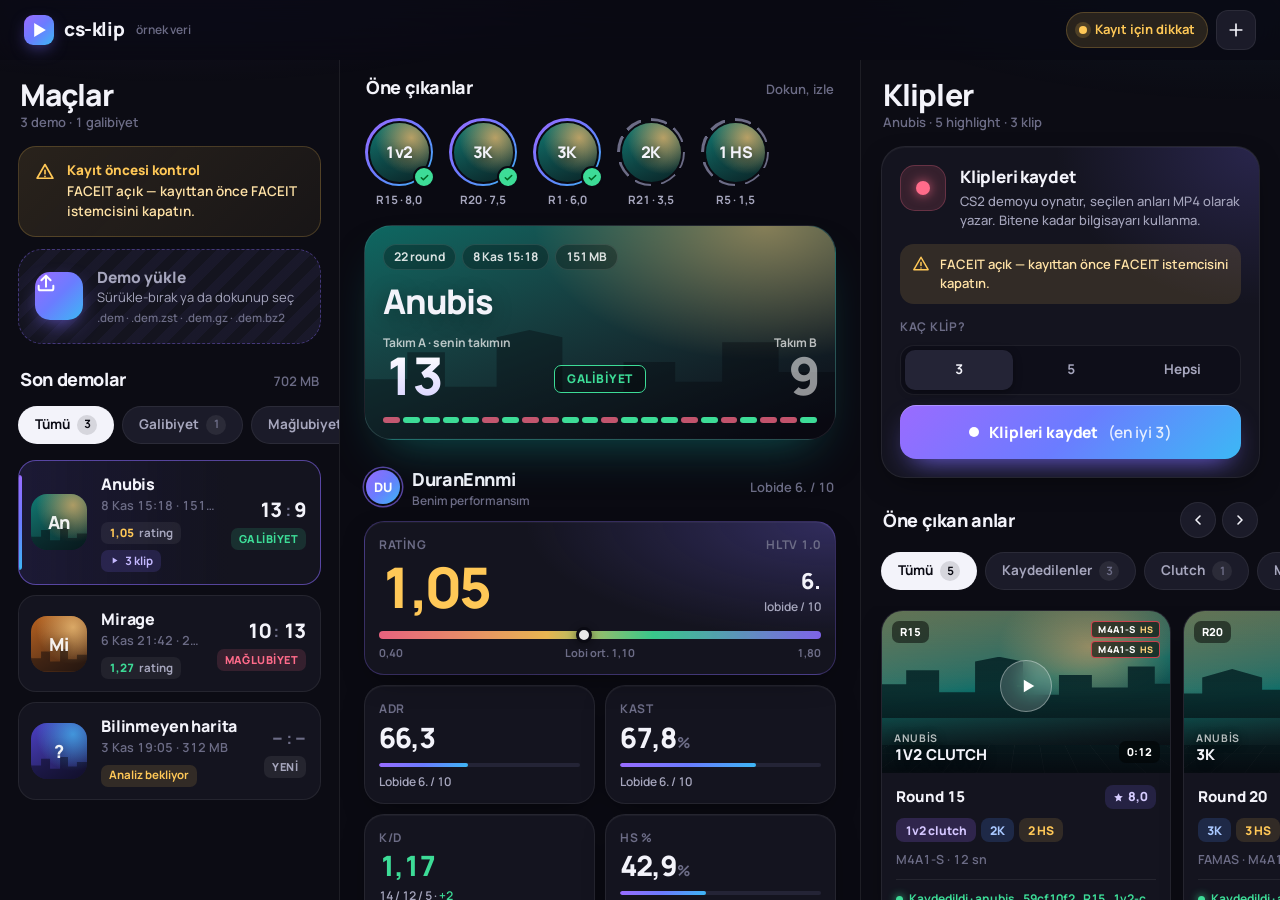
<file: tasarimlar/07-mobil-uygulama.html>
<!doctype html>
<html lang="tr">
<head>
<meta charset="utf-8">
<meta name="viewport" content="width=device-width, initial-scale=1, viewport-fit=cover">
<meta name="theme-color" content="#0a0a12">
<title>cs-klip — maçlar, istatistik ve klipler</title>
<link rel="preconnect" href="https://fonts.googleapis.com">
<link rel="preconnect" href="https://fonts.gstatic.com" crossorigin>
<link href="https://fonts.googleapis.com/css2?family=Manrope:wght@400;500;600;700;800&display=swap" rel="stylesheet">
<style>
/* =========================================================
   cs-klip · Tasarım 07 — "Mobil Uygulama"
   Önce mobil; 768px'de kenar çubuğu + yüzen sekme, 1280px'de üç sütun.
   ========================================================= */
:root {
  --bg: #0a0a12;
  --bg-ust: #0e0e19;
  --yuzey: #14141f;
  --yuzey-2: #1b1b29;
  --yuzey-3: #242436;
  --cizgi: rgba(255, 255, 255, .07);
  --cizgi-2: rgba(255, 255, 255, .12);
  --metin: #f3f3fa;
  --metin-2: #a6a6bd;
  --metin-3: #6c6c86;
  --mor: #8b6cff;
  --mavi: #4f8dff;
  --camgobegi: #3cc8f5;
  --vurgu: #7c6bff;
  --vurgu-yumusak: rgba(124, 107, 255, .16);
  --gradyan: linear-gradient(135deg, #9a6bff 0%, #6b7cff 50%, #3cb8f5 100%);
  --iyi: #3ddc97;
  --iyi-yumusak: rgba(61, 220, 151, .14);
  --kotu: #ff6b8a;
  --kotu-yumusak: rgba(255, 107, 138, .14);
  --sari: #ffc857;
  --sari-yumusak: rgba(255, 200, 87, .13);
  --r-s: 12px;
  --r-m: 18px;
  --r-l: 24px;
  --golge: 0 1px 0 rgba(255, 255, 255, .04) inset, 0 10px 30px -12px rgba(0, 0, 0, .6);
  --gecis: 220ms cubic-bezier(.2, .8, .2, 1);
  --ust-h: 60px;
  --alt-h: 68px;
  --guvenli-alt: env(safe-area-inset-bottom, 0px);
  color-scheme: dark;
}

* { box-sizing: border-box; }
html { -webkit-text-size-adjust: 100%; overflow-x: clip; }
body {
  margin: 0;
  background: var(--bg);
  color: var(--metin);
  font-family: "Manrope", -apple-system, BlinkMacSystemFont, "SF Pro Text", "Segoe UI", system-ui, sans-serif;
  font-size: 15px;
  line-height: 1.45;
  -webkit-font-smoothing: antialiased;
  font-feature-settings: "tnum" 1, "cv11" 1;
  overflow-x: clip;
  min-height: 100dvh;
}
body::before { /* yumuşak arka plan ışıması */
  content: ""; position: fixed; inset: -20% -10% auto; height: 70vh; z-index: -1; pointer-events: none;
  background: radial-gradient(60% 60% at 20% 0%, rgba(139, 108, 255, .16), transparent 70%),
              radial-gradient(50% 50% at 90% 10%, rgba(60, 184, 245, .10), transparent 70%);
}
button { font: inherit; color: inherit; background: none; border: 0; padding: 0; cursor: pointer; -webkit-tap-highlight-color: transparent; }
button:focus-visible, [tabindex]:focus-visible, label:focus-visible { outline: 2px solid var(--mavi); outline-offset: 2px; border-radius: 10px; }
h1, h2, h3, p { margin: 0; }
.gizli { position: absolute !important; width: 1px; height: 1px; overflow: hidden; clip: rect(0 0 0 0); }

/* ---------- üst çubuk ---------- */
.ust-bar {
  position: sticky; top: 0; z-index: 30;
  height: calc(var(--ust-h) + env(safe-area-inset-top, 0px));
  padding: env(safe-area-inset-top, 0px) 16px 0;
  display: flex; align-items: center; justify-content: space-between; gap: 12px;
  background: rgba(10, 10, 18, .72);
  backdrop-filter: saturate(160%) blur(18px); -webkit-backdrop-filter: saturate(160%) blur(18px);
  border-bottom: 1px solid transparent;
  transition: border-color var(--gecis), background var(--gecis);
}
.ust-bar.golgeli { border-bottom-color: var(--cizgi); }
.marka { display: flex; align-items: center; gap: 10px; font-weight: 800; font-size: 19px; letter-spacing: -.02em; }
.marka-isaret {
  width: 30px; height: 30px; border-radius: 9px; background: var(--gradyan);
  display: grid; place-items: center; box-shadow: 0 6px 18px -6px rgba(124, 107, 255, .8);
}
.marka-isaret svg { width: 14px; height: 14px; fill: #fff; margin-left: 2px; }
.marka small { font-weight: 600; font-size: 12px; color: var(--metin-3); letter-spacing: 0; margin-left: 2px; }
.ust-sag { display: flex; align-items: center; gap: 8px; }
.durum-hap {
  height: 36px; padding: 0 12px; border-radius: 999px; display: inline-flex; align-items: center; gap: 8px;
  font-size: 13px; font-weight: 700; background: var(--sari-yumusak); color: var(--sari);
  border: 1px solid rgba(255, 200, 87, .22); transition: transform var(--gecis), background var(--gecis);
}
.durum-hap:hover { background: rgba(255, 200, 87, .2); }
.durum-hap:active { transform: scale(.96); }
.durum-hap i { width: 8px; height: 8px; border-radius: 50%; background: currentColor; box-shadow: 0 0 0 4px rgba(255, 200, 87, .18); animation: nabiz 2s ease-in-out infinite; }
.durum-hap.hazir { background: var(--iyi-yumusak); color: var(--iyi); border-color: rgba(61, 220, 151, .22); }
.durum-hap .uzun { display: none; }
.ikon-btn {
  width: 40px; height: 40px; border-radius: 12px; display: grid; place-items: center;
  background: var(--yuzey-2); border: 1px solid var(--cizgi); transition: background var(--gecis), transform var(--gecis);
}
.ikon-btn:hover { background: var(--yuzey-3); }
.ikon-btn:active { transform: scale(.94); }
.ikon-btn svg { width: 20px; height: 20px; stroke: currentColor; fill: none; stroke-width: 2; stroke-linecap: round; stroke-linejoin: round; }

/* ---------- görünümler ---------- */
.kolonlar { position: relative; }
.gorunum {
  display: none; container-type: inline-size;
  padding: 8px 16px calc(var(--alt-h) + var(--guvenli-alt) + 28px);
}
body[data-sekme="maclar"] .gorunum[data-v="maclar"],
body[data-sekme="istatistik"] .gorunum[data-v="istatistik"],
body[data-sekme="klipler"] .gorunum[data-v="klipler"] { display: block; animation: belir 320ms cubic-bezier(.2, .8, .2, 1); }
@keyframes belir { from { opacity: 0; transform: translateY(8px); } to { opacity: 1; transform: none; } }
@keyframes nabiz { 50% { box-shadow: 0 0 0 7px rgba(255, 200, 87, 0); } }
@keyframes don { to { transform: rotate(360deg); } }
@keyframes parilti { from { background-position: -200% 0; } to { background-position: 200% 0; } }

.buyuk-baslik { display: flex; align-items: flex-end; justify-content: space-between; gap: 12px; padding: 10px 2px 14px; }
.buyuk-baslik h1 { font-size: 30px; font-weight: 800; letter-spacing: -.03em; line-height: 1.1; }
.buyuk-baslik p { color: var(--metin-3); font-size: 13px; font-weight: 600; margin-top: 2px; }
.bolum-baslik { display: flex; align-items: baseline; justify-content: space-between; gap: 10px; margin: 26px 2px 12px; }
.bolum-baslik h2 { font-size: 18px; font-weight: 800; letter-spacing: -.02em; }
.bolum-baslik > span { font-size: 13px; color: var(--metin-3); font-weight: 600; }

.kart {
  background: var(--yuzey); border: 1px solid var(--cizgi); border-radius: var(--r-l);
  padding: 18px; box-shadow: var(--golge);
}
.kart + .kart { margin-top: 12px; }
.kart-bas { display: flex; align-items: center; justify-content: space-between; gap: 10px; margin-bottom: 14px; }
.kart-bas h3 { font-size: 16px; font-weight: 800; letter-spacing: -.01em; }
.kart-bas .ek { font-size: 12.5px; color: var(--metin-3); font-weight: 600; text-align: right; }

/* ---------- chip filtreler ---------- */
.chipler {
  display: flex; gap: 8px; overflow-x: auto; scrollbar-width: none; scroll-snap-type: x proximity;
  margin: 0 -16px; padding: 2px 16px 4px; scroll-padding-inline: 16px;
}
.chipler::-webkit-scrollbar { display: none; }
.chip {
  flex: none; height: 38px; padding: 0 16px; border-radius: 999px; display: inline-flex; align-items: center; gap: 7px;
  background: var(--yuzey-2); border: 1px solid var(--cizgi); color: var(--metin-2);
  font-size: 13.5px; font-weight: 700; scroll-snap-align: start; white-space: nowrap;
  transition: background var(--gecis), color var(--gecis), border-color var(--gecis), transform var(--gecis);
}
.chip:hover { color: var(--metin); border-color: var(--cizgi-2); }
.chip:active { transform: scale(.96); }
.chip b { font-size: 11.5px; min-width: 20px; height: 20px; padding: 0 6px; border-radius: 999px; display: inline-grid; place-items: center; background: rgba(255, 255, 255, .07); color: var(--metin-3); }
.chip.aktif { background: var(--metin); color: #0b0b14; border-color: transparent; }
.chip.aktif b { background: rgba(11, 11, 20, .12); color: #0b0b14; }

/* ---------- segment kontrol ---------- */
.segment {
  display: flex; padding: 4px; gap: 4px; border-radius: 14px; background: var(--bg-ust); border: 1px solid var(--cizgi);
  position: relative;
}
.segment button {
  flex: 1; min-height: 40px; border-radius: 10px; font-size: 13.5px; font-weight: 700; color: var(--metin-2);
  display: inline-flex; align-items: center; justify-content: center; gap: 8px; transition: background var(--gecis), color var(--gecis);
}
.segment button:hover { color: var(--metin); }
.segment button.aktif { background: var(--yuzey-3); color: var(--metin); box-shadow: 0 2px 8px rgba(0, 0, 0, .35); }
.segment button b { font-weight: 800; }
.segment button:disabled { opacity: .45; cursor: not-allowed; }

/* ---------- maçlar ---------- */
.uyari-kart {
  display: flex; gap: 12px; align-items: flex-start; padding: 14px 16px; border-radius: var(--r-m);
  background: linear-gradient(135deg, rgba(255, 200, 87, .12), rgba(255, 200, 87, .05));
  border: 1px solid rgba(255, 200, 87, .2); color: #ffe2a6; font-size: 13.5px; font-weight: 600; margin-bottom: 12px;
}
.uyari-kart svg { flex: none; width: 20px; height: 20px; stroke: var(--sari); fill: none; stroke-width: 2; stroke-linecap: round; stroke-linejoin: round; margin-top: 1px; }
.uyari-kart b { display: block; color: var(--sari); font-weight: 800; margin-bottom: 2px; }

.birak {
  display: flex; align-items: center; gap: 14px; padding: 16px; border-radius: var(--r-l); cursor: pointer;
  background: repeating-linear-gradient(135deg, rgba(124, 107, 255, .05) 0 10px, transparent 10px 20px), var(--yuzey);
  border: 1.5px dashed rgba(139, 108, 255, .38);
  transition: border-color var(--gecis), background var(--gecis), transform var(--gecis);
}
.birak:hover { border-color: rgba(139, 108, 255, .7); }
.birak:active { transform: scale(.99); }
.birak.uzerinde { border-color: var(--mor); background: rgba(124, 107, 255, .14); transform: scale(1.01); }
.birak-ikon { flex: none; width: 48px; height: 48px; border-radius: 15px; display: grid; place-items: center; background: var(--gradyan); box-shadow: 0 8px 22px -8px rgba(124, 107, 255, .9); }
.birak-ikon svg { width: 22px; height: 22px; stroke: #fff; fill: none; stroke-width: 2.2; stroke-linecap: round; stroke-linejoin: round; }
.birak strong { display: block; font-size: 15.5px; font-weight: 800; }
.birak span { display: block; font-size: 13px; color: var(--metin-2); }
.birak small { display: block; font-size: 11.5px; color: var(--metin-3); margin-top: 3px; font-weight: 600; }

.yukleme { margin-top: 10px; padding: 14px 16px; border-radius: var(--r-m); background: var(--yuzey); border: 1px solid var(--cizgi); }
.yukleme[hidden] { display: none; }
.yukleme-ust { display: flex; justify-content: space-between; gap: 10px; font-size: 13px; font-weight: 700; }
.yukleme-ust span:first-child { overflow: hidden; text-overflow: ellipsis; white-space: nowrap; min-width: 0; }
.yukleme-ust span:last-child { color: var(--metin-3); flex: none; }
.ilerleme { height: 6px; border-radius: 999px; background: var(--yuzey-3); overflow: hidden; margin-top: 10px; }
.ilerleme i { display: block; height: 100%; width: 0; border-radius: inherit; background: var(--gradyan); transition: width 160ms linear; }
.yukleme.hata .ilerleme i { background: var(--kotu); }

.mac-liste { display: grid; gap: 10px; margin-top: 12px; }
.mac-kart {
  width: 100%; text-align: left; display: grid; grid-template-columns: 56px minmax(0, 1fr) auto; align-items: center; gap: 14px;
  padding: 12px 14px 12px 12px; border-radius: var(--r-m); background: var(--yuzey); border: 1px solid var(--cizgi);
  transition: transform var(--gecis), border-color var(--gecis), background var(--gecis);
  position: relative; overflow: hidden;
}
.mac-kart:hover { border-color: var(--cizgi-2); background: var(--yuzey-2); transform: translateY(-1px); }
.mac-kart:active { transform: scale(.985); }
.mac-kart.secili { border-color: rgba(139, 108, 255, .55); background: linear-gradient(90deg, rgba(124, 107, 255, .14), var(--yuzey) 70%); }
.mac-kart.secili::before { content: ""; position: absolute; left: 0; top: 14px; bottom: 14px; width: 3px; border-radius: 0 3px 3px 0; background: var(--gradyan); }
.harita-art {
  width: 56px; height: 56px; border-radius: 16px; position: relative; overflow: hidden;
  background: linear-gradient(150deg, var(--h1), color-mix(in srgb, var(--h1) 30%, #07070d));
  display: grid; place-items: center; font-weight: 800; font-size: 18px; color: rgba(255, 255, 255, .92); letter-spacing: -.02em;
}
.harita-art::before { content: ""; position: absolute; inset: 0; background: radial-gradient(circle at 75% 20%, color-mix(in srgb, var(--h2) 75%, transparent), transparent 60%); }
.harita-art::after { content: ""; position: absolute; left: 0; right: 0; bottom: 0; height: 40%; background: rgba(6, 6, 12, .45); clip-path: polygon(0 100%, 0 40%, 18% 40%, 18% 10%, 34% 10%, 34% 55%, 52% 55%, 52% 0, 66% 0, 66% 45%, 82% 45%, 82% 25%, 100% 25%, 100% 100%); }
.harita-art span { position: relative; z-index: 1; text-shadow: 0 2px 8px rgba(0, 0, 0, .4); }
.mac-bilgi { min-width: 0; }
.mac-ust { display: flex; align-items: center; gap: 8px; }
.mac-ust b { font-size: 16px; font-weight: 800; letter-spacing: -.01em; overflow: hidden; text-overflow: ellipsis; white-space: nowrap; }
.mac-alt { font-size: 12.5px; color: var(--metin-3); font-weight: 600; margin-top: 1px; white-space: nowrap; overflow: hidden; text-overflow: ellipsis; }
.rozetler { display: flex; flex-wrap: wrap; gap: 6px; margin-top: 7px; }
.rozet { height: 22px; padding: 0 8px; border-radius: 7px; display: inline-flex; align-items: center; gap: 5px; font-size: 11.5px; font-weight: 700; background: rgba(255, 255, 255, .06); color: var(--metin-2); }
.rozet.mor { background: var(--vurgu-yumusak); color: #c4b8ff; }
.rozet.sari { background: var(--sari-yumusak); color: var(--sari); }
.rozet .rt { font-weight: 800; }
.rozet .rt.r-ust { color: #cfc4ff; } .rozet .rt.r-iyi { color: var(--iyi); } .rozet .rt.r-orta { color: var(--sari); } .rozet .rt.r-kotu { color: var(--kotu); }
.rozet svg { width: 11px; height: 11px; fill: currentColor; }
.mac-sag { text-align: right; }
.mac-skor { font-size: 20px; font-weight: 800; letter-spacing: -.02em; white-space: nowrap; }
.mac-skor span { color: var(--metin-3); margin: 0 3px; font-weight: 600; }
.mac-skor.yok { color: var(--metin-3); }
.sonuc-hap { display: inline-flex; align-items: center; height: 22px; padding: 0 8px; border-radius: 7px; font-size: 11px; font-weight: 800; letter-spacing: .04em; text-transform: uppercase; margin-top: 4px; }
.sonuc-hap.galibiyet { background: var(--iyi-yumusak); color: var(--iyi); }
.sonuc-hap.maglubiyet { background: var(--kotu-yumusak); color: var(--kotu); }
.sonuc-hap.berabere, .sonuc-hap.bekliyor { background: rgba(255, 255, 255, .07); color: var(--metin-2); }
.liste-bos { text-align: center; padding: 36px 16px; color: var(--metin-3); font-weight: 600; border: 1px dashed var(--cizgi-2); border-radius: var(--r-m); }

/* ---------- hikâye şeridi ---------- */
.hikayeler { display: flex; gap: 14px; overflow-x: auto; scrollbar-width: none; margin: 0 -16px; padding: 6px 16px 10px; }
.hikayeler::-webkit-scrollbar { display: none; }
.hikaye-dugme { flex: none; width: 70px; display: flex; flex-direction: column; align-items: center; gap: 6px; transition: transform var(--gecis); }
.hikaye-dugme:hover { transform: translateY(-2px); }
.hikaye-dugme:active { transform: scale(.95); }
.hikaye-halka { width: 68px; height: 68px; border-radius: 50%; padding: 2.5px; background: var(--gradyan); position: relative; }
.hikaye-dugme.kayitsiz .hikaye-halka { background: conic-gradient(var(--metin-3) 0 8%, transparent 8% 12%, var(--metin-3) 12% 20%, transparent 20% 25%, var(--metin-3) 25% 33%, transparent 33% 37%, var(--metin-3) 37% 45%, transparent 45% 50%, var(--metin-3) 50% 58%, transparent 58% 62%, var(--metin-3) 62% 70%, transparent 70% 75%, var(--metin-3) 75% 83%, transparent 83% 87%, var(--metin-3) 87% 95%, transparent 95%); }
.hikaye-ic {
  width: 100%; height: 100%; border-radius: 50%; border: 2.5px solid var(--bg); overflow: hidden; position: relative;
  background: linear-gradient(160deg, var(--h1), color-mix(in srgb, var(--h1) 25%, #07070d));
  display: grid; place-items: center; font-weight: 800; font-size: 16px; letter-spacing: -.02em;
}
.hikaye-ic::before { content: ""; position: absolute; inset: 0; background: radial-gradient(circle at 70% 25%, color-mix(in srgb, var(--h2) 80%, transparent), transparent 60%); }
.hikaye-ic span { position: relative; text-shadow: 0 2px 8px rgba(0, 0, 0, .5); }
.hikaye-rozet { position: absolute; right: -2px; bottom: -2px; width: 22px; height: 22px; border-radius: 50%; background: var(--iyi); border: 2.5px solid var(--bg); display: grid; place-items: center; }
.hikaye-rozet svg { width: 11px; height: 11px; stroke: #062; stroke-width: 3.2; fill: none; stroke-linecap: round; stroke-linejoin: round; }
.hikaye-dugme small { font-size: 11.5px; font-weight: 700; color: var(--metin-2); white-space: nowrap; max-width: 70px; overflow: hidden; text-overflow: ellipsis; }

/* ---------- maç başlığı (hero) ---------- */
.hero {
  position: relative; overflow: hidden; border-radius: 28px; padding: 18px 18px 16px; isolation: isolate;
  background: linear-gradient(160deg, color-mix(in srgb, var(--h1) 85%, #000), #0c0c16 95%);
  border: 1px solid rgba(255, 255, 255, .08); box-shadow: 0 24px 50px -24px color-mix(in srgb, var(--h1) 70%, transparent);
}
.hero::before { content: ""; position: absolute; inset: 0; z-index: -1; background: radial-gradient(70% 90% at 85% 0%, color-mix(in srgb, var(--h2) 55%, transparent), transparent 70%); }
.hero::after {
  content: ""; position: absolute; left: 0; right: 0; bottom: 0; height: 58%; z-index: -1; background: rgba(5, 5, 10, .35);
  clip-path: polygon(0 100%, 0 52%, 9% 52%, 9% 30%, 17% 30%, 17% 58%, 28% 58%, 28% 18%, 35% 12%, 42% 18%, 42% 62%, 55% 62%, 55% 38%, 66% 38%, 66% 54%, 76% 54%, 76% 22%, 88% 22%, 88% 46%, 100% 46%, 100% 100%);
}
.hero-ust { display: flex; flex-wrap: wrap; gap: 6px; }
.hap { height: 26px; padding: 0 10px; border-radius: 999px; display: inline-flex; align-items: center; font-size: 12px; font-weight: 700; background: rgba(0, 0, 0, .28); border: 1px solid rgba(255, 255, 255, .1); color: rgba(255, 255, 255, .85); backdrop-filter: blur(8px); }
.hero-harita { font-size: 34px; font-weight: 800; letter-spacing: -.035em; margin: 14px 0 16px; line-height: 1; text-shadow: 0 4px 20px rgba(0, 0, 0, .35); }
.hero-skor { display: grid; grid-template-columns: 1fr auto 1fr; align-items: end; gap: 10px; }
.hero-takim small { display: block; font-size: 12px; font-weight: 700; color: rgba(255, 255, 255, .7); }
.hero-takim b { display: block; font-size: 52px; font-weight: 800; letter-spacing: -.05em; line-height: .95; }
.hero-takim.sag { text-align: right; }
.hero-takim.biz b { background: linear-gradient(180deg, #fff, #d9d4ff); -webkit-background-clip: text; background-clip: text; color: transparent; }
.hero-takim.soluk b { color: rgba(255, 255, 255, .55); }
.hero-orta { text-align: center; padding-bottom: 8px; }
.hero-orta .sonuc-hap { height: 28px; padding: 0 12px; font-size: 12px; background: rgba(0, 0, 0, .35); border: 1px solid currentColor; }
.hero-bar { display: flex; gap: 3px; height: 6px; margin-top: 16px; }
.hero-bar i { flex: 1; border-radius: 3px; background: rgba(255, 255, 255, .14); }
.hero-bar i.g { background: var(--iyi); }
.hero-bar i.m { background: rgba(255, 107, 138, .75); }

/* ---------- benim istatistiklerim ---------- */
.oyuncu-satir { display: flex; align-items: center; gap: 12px; }
.avatar { flex: none; width: 34px; height: 34px; border-radius: 50%; display: grid; place-items: center; font-weight: 800; font-size: 13px; color: #fff; background: hsl(var(--ton, 250) 55% 45%); }
.avatar.kucuk { width: 26px; height: 26px; font-size: 11px; }
.avatar.ben { background: var(--gradyan); box-shadow: 0 0 0 2px var(--bg), 0 0 0 3.5px rgba(139, 108, 255, .6); }

.tiles { display: grid; grid-template-columns: repeat(2, minmax(0, 1fr)); gap: 10px; }
.tile {
  background: var(--yuzey); border: 1px solid var(--cizgi); border-radius: 20px; padding: 14px 14px 13px; min-width: 0;
  box-shadow: var(--golge); transition: transform var(--gecis), border-color var(--gecis);
}
.tile:hover { transform: translateY(-2px); border-color: var(--cizgi-2); }
.tile-ad { font-size: 12px; font-weight: 700; color: var(--metin-3); text-transform: uppercase; letter-spacing: .06em; display: flex; justify-content: space-between; gap: 6px; }
.tile-deger { font-size: 28px; font-weight: 800; letter-spacing: -.035em; margin-top: 4px; line-height: 1.1; white-space: nowrap; }
.tile-deger small { font-size: 15px; color: var(--metin-3); font-weight: 700; margin-left: 1px; }
.tile-deger.iyi { color: var(--iyi); }
.tile-deger.kotu { color: var(--kotu); }
.tile-alt { font-size: 12px; color: var(--metin-2); font-weight: 600; margin-top: 6px; }
.tile-alt .iyi { color: var(--iyi); } .tile-alt .kotu { color: var(--kotu); }
.tile-cubuk { height: 4px; border-radius: 999px; background: var(--yuzey-3); margin-top: 10px; overflow: hidden; }
.tile-cubuk i { display: block; height: 100%; border-radius: inherit; background: var(--gradyan); }
.tile.genis { grid-column: span 2; }
.tile-rating {
  grid-column: span 2; position: relative; overflow: hidden;
  background: radial-gradient(120% 140% at 100% 0%, rgba(124, 107, 255, .28), transparent 55%), var(--yuzey);
  border-color: rgba(139, 108, 255, .28);
}
.rating-satir { display: flex; align-items: flex-end; justify-content: space-between; gap: 12px; }
.rating-deger { font-size: 56px; font-weight: 800; letter-spacing: -.055em; line-height: 1; margin-top: 6px; }
.tile-rating.r-ust .rating-deger { background: var(--gradyan); -webkit-background-clip: text; background-clip: text; color: transparent; }
.tile-rating.r-iyi .rating-deger { color: var(--iyi); }
.tile-rating.r-orta .rating-deger { color: var(--sari); }
.tile-rating.r-kotu .rating-deger { color: var(--kotu); }
.rating-sira { text-align: right; font-size: 12px; color: var(--metin-2); font-weight: 600; }
.rating-sira b { display: block; font-size: 22px; color: var(--metin); font-weight: 800; letter-spacing: -.02em; }
.olcek { position: relative; height: 8px; border-radius: 999px; margin: 16px 0 6px; background: linear-gradient(90deg, var(--kotu) 0%, var(--sari) 38%, var(--iyi) 62%, var(--mor) 100%); opacity: .9; }
.olcek i { position: absolute; top: 50%; width: 16px; height: 16px; border-radius: 50%; background: #fff; border: 3px solid var(--bg); transform: translate(-50%, -50%); box-shadow: 0 2px 10px rgba(0, 0, 0, .5); transition: left 600ms cubic-bezier(.2, .8, .2, 1); }
.olcek-etiket { display: flex; justify-content: space-between; font-size: 11px; color: var(--metin-3); font-weight: 700; }
.bolunmus { display: flex; height: 8px; border-radius: 999px; overflow: hidden; gap: 3px; margin-top: 10px; }
.bolunmus i { display: block; height: 100%; border-radius: 999px; }
.bolunmus .k { background: var(--iyi); } .bolunmus .o { background: var(--kotu); } .bolunmus .bos { background: var(--yuzey-3); flex: 1; }
.cok-kill { display: grid; grid-template-columns: repeat(4, minmax(0, 1fr)); gap: 6px; margin-top: 8px; }
.cok-kill span { border-radius: 12px; padding: 8px 4px; text-align: center; background: var(--bg-ust); border: 1px solid var(--cizgi); font-size: 11.5px; font-weight: 700; color: var(--metin-3); }
.cok-kill span b { display: block; font-size: 20px; font-weight: 800; color: var(--metin-3); letter-spacing: -.02em; }
.cok-kill span.var { background: var(--vurgu-yumusak); border-color: rgba(139, 108, 255, .3); color: #c9bfff; }
.cok-kill span.var b { color: var(--metin); }

/* ---------- skor tablosu ---------- */
.skor-sar { display: grid; gap: 18px; }
.takim-bas { display: flex; align-items: center; gap: 10px; margin-bottom: 8px; padding: 0 2px; }
.takim-bas .skor-kutu { min-width: 38px; height: 30px; padding: 0 8px; border-radius: 10px; display: grid; place-items: center; font-weight: 800; font-size: 16px; }
.skor-kutu.galibiyet { background: var(--iyi-yumusak); color: var(--iyi); }
.skor-kutu.maglubiyet { background: var(--kotu-yumusak); color: var(--kotu); }
.skor-kutu.berabere { background: rgba(255, 255, 255, .07); }
.takim-bas b { font-weight: 800; }
.takim-bas > span:last-child { font-size: 12px; color: var(--metin-3); font-weight: 700; margin-left: auto; }
.tablo-kaydir { overflow-x: auto; margin: 0 -18px; padding: 0 18px; scrollbar-width: thin; scrollbar-color: var(--yuzey-3) transparent; }
table { width: 100%; min-width: 540px; border-collapse: separate; border-spacing: 0; font-size: 14px; }
th {
  text-align: right; font-size: 11.5px; font-weight: 700; color: var(--metin-3); text-transform: uppercase; letter-spacing: .05em;
  padding: 8px 8px; cursor: pointer; user-select: none; white-space: nowrap; transition: color var(--gecis);
}
th:hover { color: var(--metin); }
th:first-child, td:first-child { text-align: left; }
th:first-child { position: sticky; left: 0; z-index: 1; background: var(--yuzey); }
th.sirali { color: var(--metin); }
th.sirali::after { content: "↓"; margin-left: 3px; color: var(--mor); }
th.sirali.artan::after { content: "↑"; }
td { padding: 9px 8px; text-align: right; font-weight: 600; color: var(--metin-2); border-top: 1px solid var(--cizgi); white-space: nowrap; }
td.k { color: var(--metin); font-weight: 700; }
td .iyi { color: var(--iyi); } td .kotu { color: var(--kotu); }
tbody tr { transition: background var(--gecis); }
tbody tr:hover td { background: rgba(255, 255, 255, .025); }
.oyuncu-hucre { display: flex; align-items: center; gap: 9px; color: var(--metin); font-weight: 700; max-width: 170px; }
.oyuncu-hucre span { overflow: hidden; text-overflow: ellipsis; }
.sen { font-size: 10px; font-weight: 800; letter-spacing: .06em; padding: 2px 6px; border-radius: 6px; background: var(--gradyan); color: #fff; }
td:first-child { position: sticky; left: 0; z-index: 1; background: var(--yuzey); }
tr.ben td { background: rgba(124, 107, 255, .1) !important; border-top-color: rgba(139, 108, 255, .25); }
tr.ben td:first-child { background: color-mix(in srgb, var(--yuzey) 82%, #7c6bff) !important; box-shadow: inset 3px 0 0 var(--mor); }
tr.ben + tr td { border-top-color: rgba(139, 108, 255, .25); }
.rr { display: inline-grid; place-items: center; min-width: 50px; height: 26px; padding: 0 8px; border-radius: 8px; font-weight: 800; font-size: 13.5px; }
.rr.r-ust { background: linear-gradient(135deg, rgba(154, 107, 255, .3), rgba(60, 184, 245, .25)); color: #e3dcff; box-shadow: inset 0 0 0 1px rgba(154, 107, 255, .45); }
.rr.r-iyi { background: var(--iyi-yumusak); color: var(--iyi); }
.rr.r-orta { background: var(--sari-yumusak); color: var(--sari); }
.rr.r-kotu { background: var(--kotu-yumusak); color: var(--kotu); }
.lejant { display: flex; flex-wrap: wrap; gap: 6px 14px; margin-top: 14px; font-size: 12px; color: var(--metin-3); font-weight: 600; }
.lejant span { display: inline-flex; align-items: center; gap: 6px; }
.lejant i { width: 10px; height: 10px; border-radius: 3px; display: inline-block; }

/* ---------- roundlar ---------- */
.round-ozet { display: flex; flex-wrap: wrap; gap: 6px; margin-bottom: 14px; }
.roundlar { display: flex; align-items: flex-start; gap: 5px; overflow-x: auto; padding: 4px 18px 6px; margin: 0 -18px; scrollbar-width: none; scroll-snap-type: x proximity; scroll-padding-inline: 18px; }
.roundlar::-webkit-scrollbar { display: none; }
.rnd { flex: none; width: 28px; display: flex; flex-direction: column; align-items: center; gap: 4px; scroll-snap-align: start; }
.rnd-kap {
  width: 28px; height: 48px; border-radius: 9px; display: flex; flex-direction: column; align-items: center; justify-content: flex-end; gap: 3px; padding-bottom: 6px;
  border: 1px solid; transition: transform var(--gecis), box-shadow var(--gecis);
}
.rnd.g .rnd-kap { background: linear-gradient(180deg, rgba(61, 220, 151, .32), rgba(61, 220, 151, .1)); border-color: rgba(61, 220, 151, .35); }
.rnd.m .rnd-kap { background: linear-gradient(180deg, rgba(255, 107, 138, .28), rgba(255, 107, 138, .08)); border-color: rgba(255, 107, 138, .3); }
.rnd-kap i { width: 6px; height: 6px; border-radius: 50%; background: #fff; box-shadow: 0 0 6px rgba(255, 255, 255, .6); }
.rnd.cok .rnd-kap { box-shadow: 0 0 0 2px var(--bg), 0 0 0 3.5px var(--mor); }
.rnd:hover .rnd-kap { transform: translateY(-2px); }
.rnd.secili .rnd-kap { box-shadow: 0 0 0 2px var(--bg), 0 0 0 3.5px #fff; }
.rnd-olum { height: 12px; font-size: 11px; font-weight: 800; color: var(--kotu); line-height: 12px; }
.rnd-no { font-size: 10.5px; color: var(--metin-3); font-weight: 700; }
.devre { flex: none; align-self: stretch; width: 18px; display: flex; flex-direction: column; align-items: center; gap: 4px; }
.devre::before { content: ""; width: 2px; height: 48px; border-radius: 2px; background: repeating-linear-gradient(180deg, var(--metin-3) 0 4px, transparent 4px 8px); }
.devre span { font-size: 9.5px; color: var(--metin-3); font-weight: 800; writing-mode: vertical-rl; transform: rotate(180deg); letter-spacing: .08em; }
.rnd-detay {
  margin-top: 12px; padding: 12px 14px; border-radius: 14px; background: var(--bg-ust); border: 1px solid var(--cizgi);
  font-size: 13.5px; font-weight: 600; color: var(--metin-2); display: flex; flex-wrap: wrap; align-items: center; gap: 6px 10px; min-height: 48px;
}
.rnd-detay b { color: var(--metin); font-weight: 800; }
.rnd-detay .nokta { width: 4px; height: 4px; border-radius: 50%; background: var(--metin-3); }

/* ---------- silahlar ---------- */
.silahlar { display: grid; gap: 14px; }
.silah-ust { display: flex; justify-content: space-between; gap: 10px; font-size: 13.5px; font-weight: 700; margin-bottom: 7px; }
.silah-ust span:last-child { color: var(--metin-3); font-weight: 600; }
.silah-ust span:last-child b { color: var(--metin); font-weight: 800; }
.silah-bar { display: flex; gap: 2px; height: 10px; border-radius: 999px; background: var(--bg-ust); overflow: hidden; }
.silah-bar i { display: block; height: 100%; border-radius: 999px; transform-origin: left; animation: uza 700ms cubic-bezier(.2, .8, .2, 1) both; }
.silah-bar .hs { background: var(--gradyan); }
.silah-bar .govde { background: #4a4a66; }
@keyframes uza { from { transform: scaleX(0); } }

/* ---------- klipler ---------- */
.kayit-kart { position: relative; overflow: hidden; }
.kayit-kart::before { content: ""; position: absolute; inset: 0; pointer-events: none; background: radial-gradient(90% 80% at 100% 0%, rgba(124, 107, 255, .2), transparent 60%); }
.kayit-bas { display: flex; gap: 14px; align-items: flex-start; position: relative; }
.kayit-ikon { flex: none; width: 46px; height: 46px; border-radius: 15px; display: grid; place-items: center; background: var(--kotu-yumusak); border: 1px solid rgba(255, 107, 138, .25); }
.kayit-ikon i { width: 14px; height: 14px; border-radius: 50%; background: var(--kotu); box-shadow: 0 0 12px rgba(255, 107, 138, .8); }
.kayit-kart.calisiyor .kayit-ikon i { animation: kayitNabiz 1.2s ease-in-out infinite; }
@keyframes kayitNabiz { 50% { opacity: .35; transform: scale(.8); } }
.kayit-bas h3 { font-size: 17px; font-weight: 800; letter-spacing: -.01em; }
.kayit-bas p { font-size: 13px; color: var(--metin-2); margin-top: 3px; font-weight: 500; }
.kayit-uyari { position: relative; display: flex; gap: 10px; margin-top: 14px; padding: 11px 12px; border-radius: 14px; background: var(--sari-yumusak); color: #ffe2a6; font-size: 13px; font-weight: 600; }
.kayit-uyari svg { flex: none; width: 18px; height: 18px; stroke: var(--sari); fill: none; stroke-width: 2; stroke-linecap: round; stroke-linejoin: round; }
.kayit-alt { position: relative; display: grid; gap: 10px; margin-top: 14px; }
.kayit-alt .etiket { font-size: 12px; font-weight: 700; color: var(--metin-3); text-transform: uppercase; letter-spacing: .06em; }
.ana-btn {
  width: 100%; min-height: 54px; border-radius: 16px; display: inline-flex; align-items: center; justify-content: center; gap: 10px;
  background: var(--gradyan); color: #fff; font-weight: 800; font-size: 15.5px; letter-spacing: -.01em;
  box-shadow: 0 12px 28px -12px rgba(124, 107, 255, .95), inset 0 1px 0 rgba(255, 255, 255, .25);
  transition: transform var(--gecis), filter var(--gecis), box-shadow var(--gecis);
}
.ana-btn:hover { filter: brightness(1.08); box-shadow: 0 16px 34px -12px rgba(124, 107, 255, 1), inset 0 1px 0 rgba(255, 255, 255, .25); }
.ana-btn:active { transform: scale(.98); }
.ana-btn:disabled { cursor: progress; filter: saturate(.5) brightness(.85); }
.ana-btn span { font-weight: 600; opacity: .85; }
.ana-btn i.rec { width: 10px; height: 10px; border-radius: 50%; background: #fff; }
.ikincil-btn { min-height: 44px; padding: 0 16px; border-radius: 14px; background: var(--yuzey-2); border: 1px solid var(--cizgi-2); font-weight: 700; font-size: 14px; transition: background var(--gecis); }
.ikincil-btn:hover { background: var(--yuzey-3); }

.surec { position: relative; display: grid; grid-template-columns: auto minmax(0, 1fr); gap: 16px; align-items: center; margin-top: 16px; }
.halka { width: 76px; height: 76px; position: relative; }
.halka svg { width: 100%; height: 100%; transform: rotate(-90deg); }
.halka circle { fill: none; stroke-width: 7; }
.halka .iz { stroke: var(--yuzey-3); }
.halka .dolu { stroke: url(#halkaGradyan); stroke-linecap: round; transition: stroke-dashoffset 500ms ease; }
.halka b { position: absolute; inset: 0; display: grid; place-items: center; font-size: 17px; font-weight: 800; letter-spacing: -.02em; }
.surec-metin b { display: block; font-size: 15px; font-weight: 800; }
.surec-metin span { display: block; font-size: 12.5px; color: var(--metin-3); font-weight: 600; margin-top: 2px; }
.adimlar { position: relative; list-style: none; margin: 16px 0 0; padding: 0; display: grid; gap: 2px; }
.adimlar li { display: flex; align-items: center; gap: 10px; font-size: 13.5px; font-weight: 600; color: var(--metin-3); padding: 6px 0; }
.adimlar li i { flex: none; width: 22px; height: 22px; border-radius: 50%; display: grid; place-items: center; border: 2px solid var(--yuzey-3); }
.adimlar li.tamam { color: var(--metin-2); }
.adimlar li.tamam i { background: var(--iyi); border-color: var(--iyi); }
.adimlar li.tamam i svg { width: 11px; height: 11px; stroke: #04301d; stroke-width: 3.4; fill: none; stroke-linecap: round; stroke-linejoin: round; }
.adimlar li.aktif { color: var(--metin); }
.adimlar li.aktif i { border-color: var(--mor); border-top-color: transparent; animation: don .9s linear infinite; }
.gunluk { position: relative; margin-top: 12px; }
.gunluk summary { cursor: pointer; font-size: 13px; font-weight: 700; color: var(--metin-2); padding: 8px 0; list-style: none; display: flex; align-items: center; gap: 6px; }
.gunluk summary::-webkit-details-marker { display: none; }
.gunluk summary::before { content: "›"; display: inline-block; transition: transform var(--gecis); font-size: 16px; }
.gunluk[open] summary::before { transform: rotate(90deg); }
.gunluk pre { margin: 4px 0 0; max-height: 170px; overflow: auto; padding: 12px; border-radius: 12px; background: #07070d; border: 1px solid var(--cizgi); font: 12px/1.6 ui-monospace, "Cascadia Mono", Consolas, monospace; color: #b9b9d6; white-space: pre-wrap; word-break: break-word; }
.basari { position: relative; display: flex; align-items: center; gap: 10px; margin-top: 14px; padding: 12px 14px; border-radius: 14px; background: var(--iyi-yumusak); color: var(--iyi); font-weight: 700; font-size: 14px; }
.basari svg { width: 18px; height: 18px; stroke: currentColor; stroke-width: 3; fill: none; stroke-linecap: round; stroke-linejoin: round; flex: none; }

.karusel-bas { display: flex; align-items: center; justify-content: space-between; margin: 24px 2px 12px; gap: 10px; }
.karusel-bas h2 { font-size: 18px; font-weight: 800; letter-spacing: -.02em; }
.ok-btnlar { display: flex; gap: 6px; }
.ok-btnlar button { width: 36px; height: 36px; border-radius: 50%; display: grid; place-items: center; background: var(--yuzey-2); border: 1px solid var(--cizgi); transition: background var(--gecis); }
.ok-btnlar button:hover { background: var(--yuzey-3); }
.ok-btnlar svg { width: 16px; height: 16px; stroke: currentColor; fill: none; stroke-width: 2.4; stroke-linecap: round; stroke-linejoin: round; }
.karusel { display: flex; gap: 12px; overflow-x: auto; scroll-snap-type: x mandatory; scroll-padding: 0 16px; margin: 0 -16px; padding: 4px 16px 14px; scrollbar-width: none; scroll-behavior: smooth; }
.karusel::-webkit-scrollbar { display: none; }
.klip-kart {
  flex: none; width: min(82%, 300px); scroll-snap-align: start; border-radius: 22px; background: var(--yuzey); border: 1px solid var(--cizgi);
  overflow: hidden; box-shadow: var(--golge); transition: transform var(--gecis), border-color var(--gecis), box-shadow var(--gecis);
}
.klip-kart:hover { transform: translateY(-3px); border-color: rgba(139, 108, 255, .35); box-shadow: 0 18px 40px -18px rgba(124, 107, 255, .55); }
.klip-govde { padding: 12px 14px 14px; }
.klip-ust { display: flex; align-items: center; justify-content: space-between; gap: 8px; }
.klip-ust b { font-size: 15px; font-weight: 800; }
.puan { display: inline-flex; align-items: center; gap: 4px; font-size: 12.5px; font-weight: 800; color: #d6ccff; background: var(--vurgu-yumusak); height: 24px; padding: 0 8px; border-radius: 8px; }
.puan svg { width: 11px; height: 11px; fill: currentColor; }
.etiketler { display: flex; flex-wrap: wrap; gap: 5px; margin-top: 9px; }
.etk { height: 24px; padding: 0 9px; border-radius: 8px; display: inline-flex; align-items: center; font-size: 12px; font-weight: 800; background: rgba(255, 255, 255, .06); color: var(--metin-2); }
.etk.clutch { background: rgba(154, 107, 255, .2); color: #d4c6ff; }
.etk.kill { background: rgba(79, 141, 255, .18); color: #a9c8ff; }
.etk.hs { background: var(--sari-yumusak); color: var(--sari); }
.etk.ozel { background: rgba(60, 200, 245, .14); color: #8fe1ff; }
.klip-silah { font-size: 12.5px; color: var(--metin-3); font-weight: 600; margin-top: 9px; overflow: hidden; text-overflow: ellipsis; white-space: nowrap; }
.klip-durum { display: flex; align-items: center; gap: 6px; margin-top: 10px; padding-top: 10px; border-top: 1px solid var(--cizgi); font-size: 12px; font-weight: 700; color: var(--metin-3); min-width: 0; }
.klip-durum i { flex: none; width: 7px; height: 7px; border-radius: 50%; background: var(--metin-3); }
.klip-durum.var { color: var(--iyi); }
.klip-durum.var i { background: var(--iyi); box-shadow: 0 0 8px var(--iyi); }
.klip-durum span { overflow: hidden; text-overflow: ellipsis; white-space: nowrap; }

/* CSS ile çizilmiş küçük resim */
.thumb {
  position: relative; display: block; width: 100%; aspect-ratio: 16 / 9; overflow: hidden; isolation: isolate; cursor: pointer;
  background: linear-gradient(170deg, color-mix(in srgb, var(--h2) 55%, var(--h1)) 0%, var(--h1) 45%, #08080f 100%);
}
.thumb::before { content: ""; position: absolute; inset: 0; z-index: -1; background: radial-gradient(45% 55% at 72% 22%, color-mix(in srgb, var(--h2) 85%, #fff 10%), transparent 70%); opacity: .75; }
.th-bina { position: absolute; left: -2%; right: -2%; bottom: 34%; height: 38%; background: color-mix(in srgb, var(--h1) 35%, #05050a); opacity: .92; }
.th-bina.v0 { clip-path: polygon(0 100%, 0 45%, 10% 45%, 10% 22%, 21% 22%, 21% 58%, 33% 58%, 33% 8%, 41% 0, 49% 8%, 49% 62%, 61% 62%, 61% 30%, 72% 30%, 72% 50%, 84% 50%, 84% 16%, 93% 16%, 93% 44%, 100% 44%, 100% 100%); }
.th-bina.v1 { clip-path: polygon(0 100%, 0 30%, 14% 30%, 14% 56%, 26% 56%, 26% 18%, 38% 18%, 38% 48%, 47% 48%, 47% 26%, 60% 26%, 60% 64%, 70% 64%, 70% 6%, 78% 6%, 78% 52%, 90% 52%, 90% 34%, 100% 34%, 100% 100%); }
.th-bina.v2 { clip-path: polygon(0 100%, 0 60%, 8% 60%, 8% 34%, 18% 20%, 28% 34%, 28% 54%, 42% 54%, 42% 12%, 56% 12%, 56% 46%, 66% 46%, 66% 28%, 80% 28%, 80% 58%, 88% 58%, 88% 22%, 100% 22%, 100% 100%); }
.th-zemin {
  position: absolute; left: -50%; right: -50%; bottom: 0; height: 36%; transform: perspective(120px) rotateX(48deg); transform-origin: bottom;
  background: repeating-linear-gradient(90deg, rgba(255, 255, 255, .09) 0 1px, transparent 1px 34px), repeating-linear-gradient(0deg, rgba(255, 255, 255, .07) 0 1px, transparent 1px 18px), color-mix(in srgb, var(--h1) 40%, #06060c);
}
.thumb::after { content: ""; position: absolute; inset: 0; background: linear-gradient(0deg, rgba(6, 6, 12, .88) 0%, rgba(6, 6, 12, .1) 52%, rgba(6, 6, 12, .25) 100%); }
.th-nisan { position: absolute; left: 50%; top: 46%; width: 18px; height: 18px; transform: translate(-50%, -50%); z-index: 2; opacity: .85;
  background: linear-gradient(#7dff9a, #7dff9a) center 0 / 2px 6px no-repeat, linear-gradient(#7dff9a, #7dff9a) center 100% / 2px 6px no-repeat,
              linear-gradient(#7dff9a, #7dff9a) 0 center / 6px 2px no-repeat, linear-gradient(#7dff9a, #7dff9a) 100% center / 6px 2px no-repeat; }
.th-feed { position: absolute; top: 10px; right: 10px; z-index: 3; display: grid; gap: 3px; justify-items: end; }
.th-feed span { display: inline-flex; align-items: center; gap: 4px; height: 17px; padding: 0 6px; border-radius: 4px; background: rgba(0, 0, 0, .55); border: 1px solid rgba(255, 70, 90, .75); font-size: 9.5px; font-weight: 800; color: #fff; letter-spacing: .02em; }
.th-feed span em { font-style: normal; color: #ffd27a; font-size: 9px; }
.th-feed span.fazla { border-color: rgba(255, 255, 255, .2); color: rgba(255, 255, 255, .7); }
.th-round, .th-sure { position: absolute; z-index: 3; height: 22px; padding: 0 8px; border-radius: 7px; display: inline-flex; align-items: center; font-size: 11px; font-weight: 800; background: rgba(0, 0, 0, .5); backdrop-filter: blur(6px); color: #fff; }
.th-round { top: 10px; left: 10px; }
.th-sure { bottom: 10px; right: 10px; }
.th-baslik { position: absolute; z-index: 3; left: 12px; bottom: 10px; right: 64px; font-size: 15px; font-weight: 800; letter-spacing: .01em; text-transform: uppercase; text-shadow: 0 2px 10px rgba(0, 0, 0, .6); line-height: 1.1; }
.th-baslik small { display: block; font-size: 10.5px; color: rgba(255, 255, 255, .7); letter-spacing: .06em; font-weight: 700; margin-bottom: 2px; }
.th-oynat {
  position: absolute; z-index: 4; left: 50%; top: 46%; width: 52px; height: 52px; border-radius: 50%; transform: translate(-50%, -50%);
  display: grid; place-items: center; background: rgba(255, 255, 255, .16); border: 1px solid rgba(255, 255, 255, .35);
  backdrop-filter: blur(10px); -webkit-backdrop-filter: blur(10px); transition: transform var(--gecis), background var(--gecis);
}
.th-oynat svg { width: 20px; height: 20px; fill: #fff; margin-left: 3px; }
.thumb:hover .th-oynat { transform: translate(-50%, -50%) scale(1.1); background: rgba(124, 107, 255, .75); }
.thumb.kayitsiz { filter: saturate(.55) brightness(.82); }
.thumb.kayitsiz .th-oynat { background: rgba(0, 0, 0, .35); border-style: dashed; }
.thumb.kayitsiz .th-oynat svg { opacity: .6; }
.thumb.kucuk { aspect-ratio: 16 / 10; border-radius: 10px; }
.thumb.kucuk .th-feed, .thumb.kucuk .th-baslik, .thumb.kucuk .th-sure, .thumb.kucuk .th-round, .thumb.kucuk .th-nisan { display: none; }
.thumb.kucuk .th-oynat { width: 24px; height: 24px; }
.thumb.kucuk .th-oynat svg { width: 10px; height: 10px; margin-left: 2px; }

.sira-liste { display: grid; gap: 8px; }
.sira-satir {
  width: 100%; text-align: left; display: grid; grid-template-columns: 22px 72px minmax(0, 1fr) auto; gap: 12px; align-items: center;
  padding: 10px 12px; border-radius: 16px; background: var(--yuzey); border: 1px solid var(--cizgi); transition: background var(--gecis), border-color var(--gecis), transform var(--gecis);
}
.sira-satir:hover { background: var(--yuzey-2); border-color: var(--cizgi-2); }
.sira-satir:active { transform: scale(.99); }
.sira-satir.dahil { border-color: rgba(139, 108, 255, .3); }
.sira-no { font-size: 15px; font-weight: 800; color: var(--metin-3); text-align: center; }
.sira-satir.dahil .sira-no { color: var(--mor); }
.sira-bilgi { min-width: 0; }
.sira-bilgi b { font-size: 14px; font-weight: 800; display: block; white-space: nowrap; overflow: hidden; text-overflow: ellipsis; }
.sira-bilgi span { font-size: 12px; color: var(--metin-3); font-weight: 600; display: block; white-space: nowrap; overflow: hidden; text-overflow: ellipsis; }
.sira-sag { text-align: right; font-size: 11px; font-weight: 700; color: var(--metin-3); }
.sira-sag b { display: block; font-size: 16px; color: var(--metin); font-weight: 800; }
.dahil-rozet { color: #c4b8ff; }

/* ---------- boş / analiz durumları ---------- */
.durum-kutu { text-align: center; padding: 48px 20px; }
.durum-kutu h2 { font-size: 20px; font-weight: 800; margin-top: 18px; letter-spacing: -.02em; }
.durum-kutu p { color: var(--metin-2); font-size: 14px; margin-top: 6px; }
.donen { width: 46px; height: 46px; margin: 0 auto; border-radius: 50%; border: 4px solid var(--yuzey-3); border-top-color: var(--mor); border-right-color: var(--camgobegi); animation: don .9s linear infinite; }
.iskelet { display: grid; gap: 10px; margin-top: 26px; text-align: left; }
.iskelet div { height: 72px; border-radius: 20px; background: linear-gradient(90deg, var(--yuzey) 0%, var(--yuzey-2) 50%, var(--yuzey) 100%); background-size: 200% 100%; animation: parilti 1.6s linear infinite; }
.iskelet div:first-child { height: 170px; border-radius: 28px; }

/* ---------- sekme çubuğu ---------- */
.sekme-bar {
  position: fixed; left: 0; right: 0; bottom: 0; z-index: 40;
  height: calc(var(--alt-h) + var(--guvenli-alt)); padding: 6px 10px var(--guvenli-alt);
  display: grid; grid-template-columns: repeat(3, 1fr); gap: 4px;
  background: rgba(14, 14, 24, .82); backdrop-filter: saturate(170%) blur(20px); -webkit-backdrop-filter: saturate(170%) blur(20px);
  border-top: 1px solid var(--cizgi);
}
.sekme {
  position: relative; display: flex; flex-direction: column; align-items: center; justify-content: center; gap: 3px;
  border-radius: 16px; color: var(--metin-3); font-size: 11.5px; font-weight: 700; transition: color var(--gecis);
}
.sekme:hover { color: var(--metin-2); }
.sekme svg { width: 24px; height: 24px; stroke: currentColor; fill: none; stroke-width: 2; stroke-linecap: round; stroke-linejoin: round; transition: transform var(--gecis); }
.sekme .sekme-ikon { position: relative; width: 56px; height: 30px; border-radius: 999px; display: grid; place-items: center; transition: background var(--gecis); }
.sekme.aktif { color: var(--metin); }
.sekme.aktif .sekme-ikon { background: var(--vurgu-yumusak); }
.sekme.aktif svg { stroke: #c9bfff; }
.sekme:active svg { transform: scale(.9); }
.sekme-rozet { position: absolute; top: -2px; right: 8px; min-width: 18px; height: 18px; padding: 0 5px; border-radius: 999px; background: var(--kotu); color: #fff; font-size: 10.5px; font-weight: 800; display: grid; place-items: center; border: 2px solid #0e0e18; }
.sekme-rozet.canli { background: var(--kotu); animation: kayitNabiz 1.2s ease-in-out infinite; }
.sekme-rozet[hidden] { display: none; }

/* ---------- hikâye görüntüleyici ---------- */
.hikaye { position: fixed; inset: 0; z-index: 80; background: rgba(4, 4, 8, .92); display: grid; place-items: center; animation: belir 220ms ease; }
.hikaye[hidden] { display: none; }
.hk-cerceve { position: relative; width: 100%; height: 100%; display: flex; flex-direction: column; background: #07070d; overflow: hidden; }
.hk-cubuklar { position: absolute; z-index: 6; top: calc(10px + env(safe-area-inset-top, 0px)); left: 12px; right: 12px; display: flex; gap: 4px; }
.hk-cubuklar span { flex: 1; height: 3px; border-radius: 3px; background: rgba(255, 255, 255, .25); overflow: hidden; }
.hk-cubuklar span i { display: block; height: 100%; width: 0; background: #fff; }
.hk-cubuklar span.gecti i { width: 100%; }
.hk-cubuklar span.aktif i { animation: hkDol 5s linear forwards; }
.hikaye.durdu .hk-cubuklar span.aktif i { animation-play-state: paused; }
@keyframes hkDol { to { width: 100%; } }
.hk-bas { position: absolute; z-index: 6; top: calc(22px + env(safe-area-inset-top, 0px)); left: 12px; right: 12px; display: flex; align-items: center; gap: 10px; }
.hk-bas .hikaye-halka { width: 40px; height: 40px; padding: 2px; flex: none; }
.hk-bas .hikaye-ic { font-size: 11px; border-width: 2px; }
.hk-bas b { display: block; font-size: 14.5px; font-weight: 800; }
.hk-bas small { display: block; font-size: 12px; color: rgba(255, 255, 255, .7); font-weight: 600; }
.hk-kapat { margin-left: auto; width: 40px; height: 40px; border-radius: 50%; display: grid; place-items: center; background: rgba(255, 255, 255, .12); }
.hk-kapat svg { width: 18px; height: 18px; stroke: #fff; stroke-width: 2.4; fill: none; stroke-linecap: round; }
.hk-sahne { position: relative; flex: 1; }
.hk-sahne .thumb { position: absolute; inset: 0; aspect-ratio: auto; height: 100%; cursor: default; }
.hk-sahne .th-feed { top: auto; bottom: 46%; right: 16px; }
.hk-sahne .th-feed span { height: 22px; font-size: 11.5px; padding: 0 8px; }
.hk-sahne .th-round, .hk-sahne .th-sure, .hk-sahne .th-baslik { display: none; }
.hk-sahne .th-oynat { width: 72px; height: 72px; }
.hk-sahne .th-oynat svg { width: 28px; height: 28px; }
.hk-alt { position: absolute; z-index: 6; left: 0; right: 0; bottom: 0; padding: 20px 18px calc(22px + env(safe-area-inset-bottom, 0px)); }
.hk-alt h3 { font-size: 30px; font-weight: 800; letter-spacing: -.03em; line-height: 1.05; text-transform: uppercase; }
.hk-alt .etiketler { margin-top: 12px; }
.hk-alt .etk { height: 28px; font-size: 13px; background-color: rgba(255, 255, 255, .1); backdrop-filter: blur(6px); }
.hk-meta { margin-top: 12px; font-size: 13px; color: rgba(255, 255, 255, .72); font-weight: 600; display: flex; flex-wrap: wrap; gap: 6px 12px; }
.hk-meta .var { color: var(--iyi); } .hk-meta .yok { color: var(--sari); }
.hk-dokun { position: absolute; z-index: 5; top: 80px; bottom: 160px; width: 35%; }
.hk-dokun.sol { left: 0; } .hk-dokun.sag { right: 0; }
.hk-ok { display: none; }

/* ---------- alt sayfa / tost / sürükleme perdesi ---------- */
.perde { position: fixed; inset: 0; z-index: 60; background: rgba(0, 0, 0, .55); opacity: 0; pointer-events: none; transition: opacity var(--gecis); }
.perde.acik { opacity: 1; pointer-events: auto; }
.alt-sayfa {
  position: fixed; z-index: 61; left: 0; right: 0; bottom: 0; padding: 10px 20px calc(20px + var(--guvenli-alt));
  background: var(--yuzey-2); border-radius: 28px 28px 0 0; border: 1px solid var(--cizgi-2); border-bottom: 0;
  transform: translateY(105%); transition: transform 320ms cubic-bezier(.2, .9, .2, 1); box-shadow: 0 -20px 60px rgba(0, 0, 0, .5);
}
.alt-sayfa.acik { transform: none; }
.tutamac { width: 40px; height: 5px; border-radius: 3px; background: var(--metin-3); opacity: .5; margin: 0 auto 16px; }
.alt-sayfa h3 { font-size: 19px; font-weight: 800; letter-spacing: -.02em; }
.alt-sayfa p { color: var(--metin-2); font-size: 14px; margin-top: 6px; }
.alt-sayfa ul { margin: 14px 0 0; padding: 0; list-style: none; display: grid; gap: 8px; }
.alt-sayfa li { display: flex; gap: 10px; padding: 12px 14px; border-radius: 14px; background: var(--sari-yumusak); color: #ffe2a6; font-size: 13.5px; font-weight: 600; }
.alt-sayfa li svg { flex: none; width: 18px; height: 18px; stroke: var(--sari); fill: none; stroke-width: 2; stroke-linecap: round; stroke-linejoin: round; }
.sayfa-dugmeler { display: grid; gap: 8px; margin-top: 18px; }
.tost {
  position: fixed; z-index: 90; left: 50%; bottom: calc(var(--alt-h) + var(--guvenli-alt) + 14px); transform: translate(-50%, 20px);
  max-width: calc(100vw - 32px); padding: 12px 16px; border-radius: 14px; background: #f3f3fa; color: #0b0b14; font-weight: 700; font-size: 14px;
  box-shadow: 0 14px 40px rgba(0, 0, 0, .5); opacity: 0; pointer-events: none; transition: opacity var(--gecis), transform var(--gecis); display: flex; gap: 8px; align-items: center;
}
.tost.acik { opacity: 1; transform: translate(-50%, 0); }
.tost.hata { background: var(--kotu); color: #fff; }
.surukle-perde { position: fixed; inset: 0; z-index: 70; display: grid; place-items: center; background: rgba(10, 10, 18, .78); backdrop-filter: blur(10px); opacity: 0; pointer-events: none; transition: opacity var(--gecis); }
body.surukleniyor .surukle-perde { opacity: 1; }
.surukle-perde div { padding: 40px 48px; border-radius: 32px; border: 2px dashed var(--mor); background: rgba(124, 107, 255, .1); text-align: center; font-size: 20px; font-weight: 800; }
.surukle-perde div span { display: block; font-size: 14px; color: var(--metin-2); font-weight: 600; margin-top: 6px; }

/* ---------- konteyner sorguları (görünüm genişliğine göre) ---------- */
@container (max-width: 559px) {
  .skor-sar[data-secili="0"] .takim-tablo[data-t="1"],
  .skor-sar[data-secili="1"] .takim-tablo[data-t="0"] { display: none; }
}
@container (min-width: 560px) {
  .takim-segment { display: none; }
  .tiles { grid-template-columns: repeat(4, minmax(0, 1fr)); }
  .tile-rating { grid-row: span 2; display: flex; flex-direction: column; justify-content: space-between; }
  .rating-deger { font-size: 68px; }
  .hero { padding: 24px 26px 20px; }
  .hero-harita { font-size: 44px; }
  .hero-takim b { font-size: 64px; }
}
@container (min-width: 760px) {
  .ikili { display: grid; grid-template-columns: minmax(0, 1.35fr) minmax(0, 1fr); gap: 12px; align-items: start; }
  .ikili .kart + .kart { margin-top: 0; }
  .mac-liste.izgara { grid-template-columns: repeat(2, minmax(0, 1fr)); }
}
@container (min-width: 1100px) {
  .skor-sar { grid-template-columns: 1fr 1fr; }
}

/* ---------- tablet: kenar çubuğu + yüzen sekme ---------- */
@media (min-width: 768px) {
  .durum-hap .uzun { display: inline; }
  .durum-hap .kisa { display: none; }
  .ust-bar { padding-left: 24px; padding-right: 24px; }
  .kolonlar { display: grid; grid-template-columns: 340px minmax(0, 1fr); height: calc(100dvh - var(--ust-h)); }
  .gorunum { overflow-y: auto; padding: 8px 24px 120px; scrollbar-width: thin; scrollbar-color: var(--yuzey-3) transparent; }
  .gorunum[data-v="maclar"] { display: block !important; animation: none !important; border-right: 1px solid var(--cizgi); padding: 8px 18px 40px; background: rgba(255, 255, 255, .012); }
  body[data-sekme="maclar"] .gorunum[data-v="istatistik"] { display: block; }
  .gorunum[data-v="maclar"] .chipler { margin: 0 -18px; padding: 2px 18px 4px; scroll-padding-inline: 18px; }
  .hikayeler, .karusel { margin: 0 -24px; padding-left: 24px; padding-right: 24px; scroll-padding: 0 24px; }
  .sekme-bar {
    left: calc(340px + (100vw - 340px) / 2); right: auto; bottom: 20px; transform: translateX(-50%);
    width: 280px; height: 64px; padding: 6px; grid-template-columns: repeat(2, 1fr);
    border-radius: 22px; border: 1px solid var(--cizgi-2); box-shadow: 0 18px 40px -10px rgba(0, 0, 0, .7);
  }
  .sekme[data-sekme="maclar"] { display: none; }
  .tost { bottom: 100px; left: calc(340px + (100vw - 340px) / 2); }
  .alt-sayfa { left: 50%; right: auto; bottom: 50%; width: 440px; border-radius: 28px; border-bottom: 1px solid var(--cizgi-2); transform: translate(-50%, 60%) scale(.96); opacity: 0; pointer-events: none; transition: transform 260ms cubic-bezier(.2, .9, .2, 1), opacity 200ms ease; padding-bottom: 22px; }
  .alt-sayfa.acik { transform: translate(-50%, 50%); opacity: 1; pointer-events: auto; }
  .tutamac { display: none; }
  .hikaye { padding: 3vh 0; }
  .hk-cerceve { width: min(420px, 56vh); height: min(94vh, 820px); border-radius: 26px; box-shadow: 0 30px 80px rgba(0, 0, 0, .7); }
  .hk-ok { display: grid; position: absolute; top: 50%; transform: translateY(-50%); width: 48px; height: 48px; border-radius: 50%; place-items: center; background: rgba(255, 255, 255, .12); z-index: 82; transition: background var(--gecis); }
  .hk-ok:hover { background: rgba(255, 255, 255, .22); }
  .hk-ok svg { width: 20px; height: 20px; stroke: #fff; stroke-width: 2.4; fill: none; stroke-linecap: round; stroke-linejoin: round; }
  .hk-ok.sol { left: calc(50% - min(210px, 28vh) - 72px); }
  .hk-ok.sag { right: calc(50% - min(210px, 28vh) - 72px); }
}

/* ---------- masaüstü: üç sütun, sekme çubuğu yok ---------- */
@media (min-width: 1280px) {
  .kolonlar { grid-template-columns: 340px minmax(0, 1fr) 420px; }
  .gorunum[data-v="istatistik"], .gorunum[data-v="klipler"] { display: block !important; animation: none !important; padding-bottom: 48px; }
  .gorunum[data-v="klipler"] { border-left: 1px solid var(--cizgi); padding: 8px 20px 48px; background: rgba(255, 255, 255, .012); }
  .gorunum[data-v="klipler"] .chipler, .gorunum[data-v="klipler"] .karusel { margin: 0 -20px; padding-left: 20px; padding-right: 20px; scroll-padding-inline: 20px; }
  .sekme-bar { display: none; }
  .tost { bottom: 28px; left: 50%; }
  .klip-kart { width: 290px; }
}
@media (min-width: 1600px) {
  .kolonlar { grid-template-columns: 360px minmax(0, 1fr) 460px; }
}
@media (hover: none) {
  .tile:hover, .mac-kart:hover, .klip-kart:hover, .hikaye-dugme:hover { transform: none; }
  .ok-btnlar { display: none; }
}
@media (prefers-reduced-motion: reduce) {
  *, *::before, *::after { animation-duration: .001ms !important; animation-iteration-count: 1 !important; transition-duration: .001ms !important; scroll-behavior: auto !important; }
  .hk-cubuklar span.aktif i { animation-duration: 5s !important; }
}
</style>
</head>
<body data-sekme="istatistik">

<svg width="0" height="0" style="position:absolute" aria-hidden="true">
  <defs>
    <linearGradient id="halkaGradyan" x1="0" y1="0" x2="1" y2="1">
      <stop offset="0" stop-color="#9a6bff"/><stop offset=".55" stop-color="#6b7cff"/><stop offset="1" stop-color="#3cb8f5"/>
    </linearGradient>
  </defs>
</svg>

<header class="ust-bar" id="ustBar">
  <div class="marka">
    <span class="marka-isaret" aria-hidden="true"><svg viewBox="0 0 10 12"><path d="M0 0l10 6-10 6z"/></svg></span>
    cs-klip <small>örnek veri</small>
  </div>
  <div class="ust-sag">
    <button class="durum-hap" id="durumHap" type="button"><i></i><span class="kisa">Dikkat</span><span class="uzun">Kayıt için dikkat</span></button>
    <button class="ikon-btn ust-yukle" id="ustYukle" type="button" aria-label="Demo yükle" title="Demo yükle">
      <svg viewBox="0 0 24 24"><path d="M12 5v14M5 12h14"/></svg>
    </button>
  </div>
</header>

<div class="kolonlar">
  <!-- ======== MAÇLAR ======== -->
  <section class="gorunum" data-v="maclar" id="vMaclar" aria-label="Maçlar">
    <div class="buyuk-baslik">
      <div><h1>Maçlar</h1><p id="maclarAlt"></p></div>
    </div>
    <div id="kontrolKart"></div>
    <label class="birak" id="birak" tabindex="0">
      <input id="dosyaSec" class="gizli" type="file" accept=".dem,.zst,.gz,.bz2" multiple>
      <span class="birak-ikon" aria-hidden="true"><svg viewBox="0 0 24 24"><path d="M12 16V4M7 9l5-5 5 5"/><path d="M4 15v3a2 2 0 0 0 2 2h12a2 2 0 0 0 2-2v-3"/></svg></span>
      <span>
        <strong>Demo yükle</strong>
        <span>Sürükle-bırak ya da dokunup seç</span>
        <small>.dem · .dem.zst · .dem.gz · .dem.bz2</small>
      </span>
    </label>
    <div class="yukleme" id="yukleme" hidden>
      <div class="yukleme-ust"><span id="yuklemeAd"></span><span id="yuklemeYuzde"></span></div>
      <div class="ilerleme"><i id="yuklemeCubuk"></i></div>
    </div>
    <div class="bolum-baslik" style="margin-top:22px"><h2>Son demolar</h2><span id="demoSayac"></span></div>
    <div class="chipler" id="macFiltre" role="tablist" aria-label="Maç filtresi"></div>
    <div class="mac-liste" id="macListe"></div>
  </section>

  <!-- ======== İSTATİSTİK ======== -->
  <section class="gorunum" data-v="istatistik" id="vIstatistik" aria-label="İstatistik"></section>

  <!-- ======== KLİPLER ======== -->
  <section class="gorunum" data-v="klipler" id="vKlipler" aria-label="Klipler">
    <div class="buyuk-baslik">
      <div><h1>Klipler</h1><p id="klipAlt"></p></div>
    </div>
    <div id="kayitPanel"></div>
    <div class="karusel-bas">
      <h2>Öne çıkan anlar</h2>
      <div class="ok-btnlar">
        <button type="button" data-yon="-1" aria-label="Önceki"><svg viewBox="0 0 24 24"><path d="M15 6l-6 6 6 6"/></svg></button>
        <button type="button" data-yon="1" aria-label="Sonraki"><svg viewBox="0 0 24 24"><path d="M9 6l6 6-6 6"/></svg></button>
      </div>
    </div>
    <div class="chipler" id="klipFiltre" aria-label="Klip filtresi"></div>
    <div class="karusel" id="karusel" style="margin-top:12px"></div>
    <div class="bolum-baslik"><h2>Puan sıralaması</h2><span id="siraAlt"></span></div>
    <div class="sira-liste" id="siraListe"></div>
  </section>
</div>

<nav class="sekme-bar" aria-label="Ana sekmeler">
  <button class="sekme" type="button" data-sekme="maclar">
    <span class="sekme-ikon"><svg viewBox="0 0 24 24"><rect x="3.5" y="4" width="17" height="6.5" rx="2.2"/><rect x="3.5" y="13.5" width="17" height="6.5" rx="2.2"/></svg></span>Maçlar
  </button>
  <button class="sekme" type="button" data-sekme="istatistik">
    <span class="sekme-ikon"><svg viewBox="0 0 24 24"><path d="M5 20v-7M12 20V5M19 20v-10"/></svg></span>İstatistik
  </button>
  <button class="sekme" type="button" data-sekme="klipler">
    <span class="sekme-ikon"><svg viewBox="0 0 24 24"><rect x="3" y="5" width="18" height="14" rx="3.5"/><path d="M10.2 9.3v5.4l4.6-2.7z" fill="currentColor" stroke="none"/></svg><span class="sekme-rozet" id="klipRozet" hidden></span></span>Klipler
  </button>
</nav>

<!-- hikâye görüntüleyici -->
<div class="hikaye" id="hikaye" hidden role="dialog" aria-modal="true" aria-label="Öne çıkan klip">
  <button class="hk-ok sol" type="button" id="hkOnceki" aria-label="Önceki"><svg viewBox="0 0 24 24"><path d="M15 6l-6 6 6 6"/></svg></button>
  <div class="hk-cerceve" id="hkCerceve"></div>
  <button class="hk-ok sag" type="button" id="hkSonraki" aria-label="Sonraki"><svg viewBox="0 0 24 24"><path d="M9 6l6 6-6 6"/></svg></button>
</div>

<div class="perde" id="perde"></div>
<div class="alt-sayfa" id="altSayfa" role="dialog" aria-modal="true" aria-labelledby="altBaslik">
  <div class="tutamac"></div>
  <div id="altIcerik"></div>
</div>
<div class="surukle-perde" aria-hidden="true"><div>Demoyu bırak<span>.dem · .dem.zst · .dem.gz · .dem.bz2</span></div></div>
<div class="tost" id="tost" role="status" aria-live="polite"></div>

<script>
(() => {
  'use strict';

  /* ---- arayuz/ornek.json'un gömülü kopyası ---- */
  const VERI = {"kontrol":{"hazir":false,"sorunlar":["FACEIT açık — kayıttan önce FACEIT istemcisini kapatın."]},"demolar":[{"id":"1-59cf10f2-8a41-4c3e-b0d7-2f61e9a8c512-1-1","ad":"1-59cf10f2-8a41-4c3e-b0d7-2f61e9a8c512-1-1.dem.zst","harita":"de_anubis","tarih":"2026-11-08T15:18:00","boyut_mb":151.2,"analiz_edildi":true,"klip_sayisi":3},{"id":"1-0b7e33a9-51d2-4f08-9c6e-a4d18e7f0233-1-1","ad":"1-0b7e33a9-51d2-4f08-9c6e-a4d18e7f0233-1-1.dem.gz","harita":"de_mirage","tarih":"2026-11-06T21:42:00","boyut_mb":238.7,"analiz_edildi":true,"klip_sayisi":0},{"id":"1-c41a9e07-7b3f-45d1-8e22-91f0b5d6ac48-1-1","ad":"1-c41a9e07-7b3f-45d1-8e22-91f0b5d6ac48-1-1.dem","harita":null,"tarih":"2026-11-03T19:05:00","boyut_mb":312.4,"analiz_edildi":false,"klip_sayisi":0}],"demo":{"1-59cf10f2-8a41-4c3e-b0d7-2f61e9a8c512-1-1":{"harita":"de_anubis","round_sayisi":22,"takimlar":[{"ad":"Takım A","skor":13,"kazandi":true},{"ad":"Takım B","skor":9,"kazandi":false}],"benim_takim":0,"oyuncu_steamid":"76561198963443734","oyuncular":[{"steamid":"76561198963443734","ad":"DuranEnnmi","takim":0,"kill":14,"death":12,"assist":5,"adr":66.3,"hs_yuzde":42.9,"kd":1.17,"kast":67.8,"rating":1.05,"acilis_kill":3,"acilis_death":3,"cok_kill":{"2":2,"3":2,"4":0,"5":0},"ben":true},{"steamid":"76561198104523311","ad":"kaanzz","takim":0,"kill":26,"death":19,"assist":8,"adr":117.2,"hs_yuzde":54.3,"kd":1.37,"kast":79.3,"rating":1.61,"acilis_kill":0,"acilis_death":4,"cok_kill":{"2":4,"3":1,"4":0,"5":0},"ben":false},{"steamid":"76561198877001245","ad":"Mert_06","takim":0,"kill":23,"death":15,"assist":5,"adr":108.7,"hs_yuzde":42.2,"kd":1.53,"kast":86.4,"rating":1.6,"acilis_kill":3,"acilis_death":0,"cok_kill":{"2":2,"3":0,"4":0,"5":0},"ben":false},{"steamid":"76561198230984410","ad":"swagg3r","takim":0,"kill":15,"death":20,"assist":5,"adr":64.4,"hs_yuzde":56.8,"kd":0.75,"kast":59.7,"rating":0.83,"acilis_kill":1,"acilis_death":0,"cok_kill":{"2":1,"3":0,"4":0,"5":0},"ben":false},{"steamid":"76561199012347766","ad":"ozii","takim":0,"kill":11,"death":10,"assist":3,"adr":59.2,"hs_yuzde":50.6,"kd":1.1,"kast":77.7,"rating":1.02,"acilis_kill":4,"acilis_death":4,"cok_kill":{"2":1,"3":0,"4":0,"5":0},"ben":false},{"steamid":"76561198341200987","ad":"n1ghtfall","takim":1,"kill":20,"death":18,"assist":3,"adr":104.7,"hs_yuzde":33.3,"kd":1.11,"kast":72.4,"rating":1.29,"acilis_kill":2,"acilis_death":3,"cok_kill":{"2":2,"3":0,"4":0,"5":0},"ben":false},{"steamid":"76561198455109823","ad":"Bora.","takim":1,"kill":20,"death":21,"assist":2,"adr":91.8,"hs_yuzde":38.9,"kd":0.95,"kast":63.1,"rating":1.1,"acilis_kill":4,"acilis_death":2,"cok_kill":{"2":2,"3":1,"4":0,"5":0},"ben":false},{"steamid":"76561198199887432","ad":"zeuS_tr","takim":1,"kill":9,"death":18,"assist":3,"adr":54.6,"hs_yuzde":58.2,"kd":0.5,"kast":57.4,"rating":0.59,"acilis_kill":4,"acilis_death":1,"cok_kill":{"2":0,"3":0,"4":0,"5":0},"ben":false},{"steamid":"76561198600123554","ad":"Krampus","takim":1,"kill":10,"death":14,"assist":8,"adr":58.7,"hs_yuzde":53.1,"kd":0.71,"kast":63.4,"rating":0.8,"acilis_kill":1,"acilis_death":4,"cok_kill":{"2":0,"3":0,"4":0,"5":0},"ben":false},{"steamid":"76561198777321009","ad":"leviathan","takim":1,"kill":17,"death":18,"assist":3,"adr":89.2,"hs_yuzde":54.4,"kd":0.94,"kast":70.6,"rating":1.11,"acilis_kill":1,"acilis_death":1,"cok_kill":{"2":1,"3":0,"4":0,"5":0},"ben":false}],"roundlar":[{"no":1,"kazanan_takim":1,"benim_kill":3,"ben_oldum":false,"neden":"ct_win"},{"no":2,"kazanan_takim":0,"benim_kill":0,"ben_oldum":false,"neden":"bomb_exploded"},{"no":3,"kazanan_takim":0,"benim_kill":0,"ben_oldum":true,"neden":"t_win"},{"no":4,"kazanan_takim":0,"benim_kill":0,"ben_oldum":false,"neden":"bomb_exploded"},{"no":5,"kazanan_takim":0,"benim_kill":1,"ben_oldum":false,"neden":"t_win"},{"no":6,"kazanan_takim":1,"benim_kill":0,"ben_oldum":true,"neden":"bomb_defused"},{"no":7,"kazanan_takim":0,"benim_kill":0,"ben_oldum":true,"neden":"t_win"},{"no":8,"kazanan_takim":1,"benim_kill":1,"ben_oldum":true,"neden":"ct_win"},{"no":9,"kazanan_takim":1,"benim_kill":1,"ben_oldum":true,"neden":"bomb_defused"},{"no":10,"kazanan_takim":0,"benim_kill":0,"ben_oldum":true,"neden":"t_win"},{"no":11,"kazanan_takim":0,"benim_kill":0,"ben_oldum":true,"neden":"t_win"},{"no":12,"kazanan_takim":1,"benim_kill":0,"ben_oldum":true,"neden":"ct_win"},{"no":13,"kazanan_takim":0,"benim_kill":0,"ben_oldum":false,"neden":"bomb_defused"},{"no":14,"kazanan_takim":0,"benim_kill":0,"ben_oldum":true,"neden":"bomb_defused"},{"no":15,"kazanan_takim":0,"benim_kill":2,"ben_oldum":false,"neden":"bomb_defused"},{"no":16,"kazanan_takim":1,"benim_kill":0,"ben_oldum":false,"neden":"t_win"},{"no":17,"kazanan_takim":0,"benim_kill":0,"ben_oldum":false,"neden":"target_saved"},{"no":18,"kazanan_takim":1,"benim_kill":0,"ben_oldum":true,"neden":"t_win"},{"no":19,"kazanan_takim":0,"benim_kill":0,"ben_oldum":false,"neden":"ct_win"},{"no":20,"kazanan_takim":1,"benim_kill":3,"ben_oldum":false,"neden":"bomb_exploded"},{"no":21,"kazanan_takim":1,"benim_kill":2,"ben_oldum":true,"neden":"t_win"},{"no":22,"kazanan_takim":0,"benim_kill":1,"ben_oldum":true,"neden":"ct_win"}],"silahlar":[{"silah":"m4a1_silencer","kill":6,"hs":3},{"silah":"glock","kill":3,"hs":1},{"silah":"ak47","kill":3,"hs":1},{"silah":"awp","kill":1,"hs":1},{"silah":"mp9","kill":1,"hs":0}]},"1-0b7e33a9-51d2-4f08-9c6e-a4d18e7f0233-1-1":{"harita":"de_mirage","round_sayisi":23,"takimlar":[{"ad":"Takım A","skor":10,"kazandi":false},{"ad":"Takım B","skor":13,"kazandi":true}],"benim_takim":0,"oyuncu_steamid":"76561198963443734","oyuncular":[{"steamid":"76561198963443734","ad":"DuranEnnmi","takim":0,"kill":19,"death":16,"assist":7,"adr":81.7,"hs_yuzde":47.4,"kd":1.19,"kast":79.1,"rating":1.27,"acilis_kill":4,"acilis_death":4,"cok_kill":{"2":4,"3":1,"4":1,"5":0},"ben":true},{"steamid":"76561198104523311","ad":"kaanzz","takim":0,"kill":19,"death":17,"assist":3,"adr":79.2,"hs_yuzde":52.7,"kd":1.12,"kast":77.1,"rating":1.21,"acilis_kill":3,"acilis_death":1,"cok_kill":{"2":0,"3":0,"4":0,"5":0},"ben":false},{"steamid":"76561198877001245","ad":"Mert_06","takim":0,"kill":21,"death":18,"assist":8,"adr":105.3,"hs_yuzde":35.2,"kd":1.17,"kast":69.6,"rating":1.31,"acilis_kill":2,"acilis_death":4,"cok_kill":{"2":1,"3":1,"4":0,"5":0},"ben":false},{"steamid":"76561198230984410","ad":"swagg3r","takim":0,"kill":14,"death":22,"assist":5,"adr":72.6,"hs_yuzde":53.2,"kd":0.64,"kast":50.8,"rating":0.7,"acilis_kill":4,"acilis_death":1,"cok_kill":{"2":1,"3":1,"4":0,"5":0},"ben":false},{"steamid":"76561199012347766","ad":"ozii","takim":0,"kill":11,"death":19,"assist":6,"adr":45.3,"hs_yuzde":57.7,"kd":0.58,"kast":56.2,"rating":0.62,"acilis_kill":4,"acilis_death":0,"cok_kill":{"2":0,"3":0,"4":0,"5":0},"ben":false},{"steamid":"76561198341200987","ad":"n1ghtfall","takim":1,"kill":26,"death":20,"assist":5,"adr":111.1,"hs_yuzde":35.9,"kd":1.3,"kast":78.1,"rating":1.52,"acilis_kill":5,"acilis_death":4,"cok_kill":{"2":4,"3":0,"4":0,"5":0},"ben":false},{"steamid":"76561198455109823","ad":"Bora.","takim":1,"kill":22,"death":20,"assist":5,"adr":107.7,"hs_yuzde":44.8,"kd":1.1,"kast":76.1,"rating":1.35,"acilis_kill":0,"acilis_death":4,"cok_kill":{"2":2,"3":0,"4":0,"5":0},"ben":false},{"steamid":"76561198199887432","ad":"zeuS_tr","takim":1,"kill":13,"death":11,"assist":7,"adr":59.9,"hs_yuzde":45.2,"kd":1.18,"kast":75.9,"rating":1.07,"acilis_kill":5,"acilis_death":4,"cok_kill":{"2":2,"3":0,"4":0,"5":0},"ben":false},{"steamid":"76561198600123554","ad":"Krampus","takim":1,"kill":14,"death":14,"assist":8,"adr":73.8,"hs_yuzde":51.6,"kd":1.0,"kast":72.2,"rating":1.06,"acilis_kill":0,"acilis_death":0,"cok_kill":{"2":0,"3":0,"4":0,"5":0},"ben":false},{"steamid":"76561198777321009","ad":"leviathan","takim":1,"kill":17,"death":19,"assist":3,"adr":82.4,"hs_yuzde":40.8,"kd":0.89,"kast":72.0,"rating":1.06,"acilis_kill":5,"acilis_death":0,"cok_kill":{"2":1,"3":0,"4":0,"5":0},"ben":false}],"roundlar":[{"no":1,"kazanan_takim":0,"benim_kill":0,"ben_oldum":true,"neden":"bomb_exploded"},{"no":2,"kazanan_takim":1,"benim_kill":3,"ben_oldum":true,"neden":"target_saved"},{"no":3,"kazanan_takim":1,"benim_kill":0,"ben_oldum":false,"neden":"bomb_defused"},{"no":4,"kazanan_takim":1,"benim_kill":1,"ben_oldum":true,"neden":"target_saved"},{"no":5,"kazanan_takim":0,"benim_kill":2,"ben_oldum":false,"neden":"bomb_exploded"},{"no":6,"kazanan_takim":1,"benim_kill":0,"ben_oldum":true,"neden":"target_saved"},{"no":7,"kazanan_takim":1,"benim_kill":0,"ben_oldum":true,"neden":"bomb_defused"},{"no":8,"kazanan_takim":1,"benim_kill":2,"ben_oldum":true,"neden":"bomb_defused"},{"no":9,"kazanan_takim":0,"benim_kill":0,"ben_oldum":true,"neden":"t_win"},{"no":10,"kazanan_takim":1,"benim_kill":1,"ben_oldum":true,"neden":"ct_win"},{"no":11,"kazanan_takim":1,"benim_kill":0,"ben_oldum":false,"neden":"ct_win"},{"no":12,"kazanan_takim":1,"benim_kill":0,"ben_oldum":true,"neden":"ct_win"},{"no":13,"kazanan_takim":0,"benim_kill":1,"ben_oldum":false,"neden":"bomb_defused"},{"no":14,"kazanan_takim":0,"benim_kill":1,"ben_oldum":true,"neden":"target_saved"},{"no":15,"kazanan_takim":0,"benim_kill":0,"ben_oldum":false,"neden":"bomb_defused"},{"no":16,"kazanan_takim":1,"benim_kill":0,"ben_oldum":true,"neden":"bomb_exploded"},{"no":17,"kazanan_takim":0,"benim_kill":0,"ben_oldum":true,"neden":"target_saved"},{"no":18,"kazanan_takim":1,"benim_kill":2,"ben_oldum":true,"neden":"t_win"},{"no":19,"kazanan_takim":0,"benim_kill":4,"ben_oldum":true,"neden":"ct_win"},{"no":20,"kazanan_takim":0,"benim_kill":0,"ben_oldum":true,"neden":"ct_win"},{"no":21,"kazanan_takim":1,"benim_kill":2,"ben_oldum":false,"neden":"bomb_exploded"},{"no":22,"kazanan_takim":0,"benim_kill":0,"ben_oldum":false,"neden":"target_saved"},{"no":23,"kazanan_takim":1,"benim_kill":0,"ben_oldum":true,"neden":"t_win"}],"silahlar":[{"silah":"m4a1_silencer","kill":7,"hs":3},{"silah":"awp","kill":4,"hs":2},{"silah":"ak47","kill":4,"hs":2},{"silah":"deagle","kill":3,"hs":1},{"silah":"usp_silencer","kill":1,"hs":1}]},"1-c41a9e07-7b3f-45d1-8e22-91f0b5d6ac48-1-1":{"harita":"de_inferno","round_sayisi":20,"takimlar":[{"ad":"Takım A","skor":13,"kazandi":true},{"ad":"Takım B","skor":7,"kazandi":false}],"benim_takim":0,"oyuncu_steamid":"76561198963443734","oyuncular":[{"steamid":"76561198963443734","ad":"DuranEnnmi","takim":0,"kill":17,"death":11,"assist":2,"adr":84.9,"hs_yuzde":47.1,"kd":1.55,"kast":82.1,"rating":1.38,"acilis_kill":0,"acilis_death":4,"cok_kill":{"2":4,"3":0,"4":1,"5":0},"ben":true},{"steamid":"76561198104523311","ad":"kaanzz","takim":0,"kill":16,"death":9,"assist":7,"adr":89.1,"hs_yuzde":61.2,"kd":1.78,"kast":80.0,"rating":1.42,"acilis_kill":0,"acilis_death":1,"cok_kill":{"2":2,"3":0,"4":0,"5":0},"ben":false},{"steamid":"76561198877001245","ad":"Mert_06","takim":0,"kill":21,"death":20,"assist":6,"adr":115.9,"hs_yuzde":38.0,"kd":1.05,"kast":77.2,"rating":1.4,"acilis_kill":0,"acilis_death":4,"cok_kill":{"2":2,"3":0,"4":0,"5":0},"ben":false},{"steamid":"76561198230984410","ad":"swagg3r","takim":0,"kill":7,"death":13,"assist":8,"adr":40.6,"hs_yuzde":32.6,"kd":0.54,"kast":55.9,"rating":0.6,"acilis_kill":1,"acilis_death":1,"cok_kill":{"2":0,"3":0,"4":0,"5":0},"ben":false},{"steamid":"76561199012347766","ad":"ozii","takim":0,"kill":19,"death":12,"assist":3,"adr":111.1,"hs_yuzde":53.8,"kd":1.58,"kast":89.9,"rating":1.59,"acilis_kill":5,"acilis_death":2,"cok_kill":{"2":1,"3":1,"4":0,"5":0},"ben":false},{"steamid":"76561198341200987","ad":"n1ghtfall","takim":1,"kill":14,"death":19,"assist":7,"adr":76.2,"hs_yuzde":59.7,"kd":0.74,"kast":61.1,"rating":0.88,"acilis_kill":2,"acilis_death":4,"cok_kill":{"2":0,"3":0,"4":0,"5":0},"ben":false},{"steamid":"76561198455109823","ad":"Bora.","takim":1,"kill":15,"death":11,"assist":2,"adr":87.2,"hs_yuzde":60.4,"kd":1.36,"kast":80.6,"rating":1.29,"acilis_kill":4,"acilis_death":3,"cok_kill":{"2":0,"3":0,"4":0,"5":0},"ben":false},{"steamid":"76561198199887432","ad":"zeuS_tr","takim":1,"kill":11,"death":13,"assist":4,"adr":51.0,"hs_yuzde":40.9,"kd":0.85,"kast":68.1,"rating":0.87,"acilis_kill":0,"acilis_death":1,"cok_kill":{"2":1,"3":0,"4":0,"5":0},"ben":false},{"steamid":"76561198600123554","ad":"Krampus","takim":1,"kill":13,"death":19,"assist":3,"adr":67.6,"hs_yuzde":43.6,"kd":0.68,"kast":62.6,"rating":0.81,"acilis_kill":2,"acilis_death":0,"cok_kill":{"2":0,"3":0,"4":0,"5":0},"ben":false},{"steamid":"76561198777321009","ad":"leviathan","takim":1,"kill":13,"death":18,"assist":6,"adr":72.1,"hs_yuzde":54.4,"kd":0.72,"kast":65.9,"rating":0.89,"acilis_kill":0,"acilis_death":4,"cok_kill":{"2":2,"3":0,"4":0,"5":0},"ben":false}],"roundlar":[{"no":1,"kazanan_takim":1,"benim_kill":1,"ben_oldum":false,"neden":"ct_win"},{"no":2,"kazanan_takim":0,"benim_kill":2,"ben_oldum":false,"neden":"t_win"},{"no":3,"kazanan_takim":0,"benim_kill":0,"ben_oldum":true,"neden":"bomb_exploded"},{"no":4,"kazanan_takim":1,"benim_kill":0,"ben_oldum":false,"neden":"bomb_defused"},{"no":5,"kazanan_takim":0,"benim_kill":0,"ben_oldum":false,"neden":"bomb_exploded"},{"no":6,"kazanan_takim":1,"benim_kill":1,"ben_oldum":false,"neden":"ct_win"},{"no":7,"kazanan_takim":0,"benim_kill":2,"ben_oldum":false,"neden":"bomb_exploded"},{"no":8,"kazanan_takim":1,"benim_kill":0,"ben_oldum":true,"neden":"ct_win"},{"no":9,"kazanan_takim":0,"benim_kill":0,"ben_oldum":false,"neden":"t_win"},{"no":10,"kazanan_takim":0,"benim_kill":0,"ben_oldum":true,"neden":"t_win"},{"no":11,"kazanan_takim":0,"benim_kill":0,"ben_oldum":true,"neden":"t_win"},{"no":12,"kazanan_takim":1,"benim_kill":4,"ben_oldum":true,"neden":"ct_win"},{"no":13,"kazanan_takim":0,"benim_kill":0,"ben_oldum":true,"neden":"bomb_defused"},{"no":14,"kazanan_takim":0,"benim_kill":2,"ben_oldum":false,"neden":"bomb_defused"},{"no":15,"kazanan_takim":0,"benim_kill":0,"ben_oldum":true,"neden":"bomb_defused"},{"no":16,"kazanan_takim":1,"benim_kill":1,"ben_oldum":true,"neden":"t_win"},{"no":17,"kazanan_takim":1,"benim_kill":1,"ben_oldum":true,"neden":"t_win"},{"no":18,"kazanan_takim":0,"benim_kill":0,"ben_oldum":false,"neden":"bomb_defused"},{"no":19,"kazanan_takim":0,"benim_kill":2,"ben_oldum":true,"neden":"bomb_defused"},{"no":20,"kazanan_takim":0,"benim_kill":1,"ben_oldum":true,"neden":"target_saved"}],"silahlar":[{"silah":"ak47","kill":7,"hs":3},{"silah":"m4a1_silencer","kill":4,"hs":2},{"silah":"deagle","kill":3,"hs":1},{"silah":"famas","kill":2,"hs":1},{"silah":"glock","kill":1,"hs":1}]}},"klipler":{"1-59cf10f2-8a41-4c3e-b0d7-2f61e9a8c512-1-1":{"highlightlar":[{"round":15,"score":8.0,"labels":["1v2 clutch","2K","2 HS"],"weapons":["m4a1_silencer"],"saniye":12,"klip":"/klip/anubis_59cf10f2_R15_1v2-clutch.mp4"},{"round":20,"score":7.5,"labels":["3K","3 HS"],"weapons":["famas","m4a1_silencer"],"saniye":16,"klip":"/klip/anubis_59cf10f2_R20_3k.mp4"},{"round":1,"score":6,"labels":["3K"],"weapons":["ak47","galilar"],"saniye":22,"klip":"/klip/anubis_59cf10f2_R1_3k.mp4"},{"round":21,"score":3.5,"labels":["2K","1 HS"],"weapons":["famas","mp9"],"saniye":14,"klip":null},{"round":5,"score":1.5,"labels":["1 HS"],"weapons":["awp"],"saniye":14,"klip":null}],"kayit":{"durum":"bos","mesaj":"","satirlar":[]}},"1-0b7e33a9-51d2-4f08-9c6e-a4d18e7f0233-1-1":{"highlightlar":[{"round":19,"score":13.0,"labels":["4K","3 HS","hızlı"],"weapons":["deagle","famas","m4a1_silencer"],"saniye":15,"klip":null},{"round":2,"score":7.5,"labels":["3K","3 HS"],"weapons":["ak47","deagle","galilar"],"saniye":18,"klip":null},{"round":8,"score":4.0,"labels":["2K","2 HS"],"weapons":["ak47","deagle"],"saniye":10,"klip":null},{"round":18,"score":3.5,"labels":["2K","1 HS"],"weapons":["deagle","m4a1_silencer"],"saniye":18,"klip":null},{"round":5,"score":3,"labels":["2K"],"weapons":["ak47"],"saniye":18,"klip":null}],"kayit":{"durum":"bos","mesaj":"","satirlar":[]}},"1-c41a9e07-7b3f-45d1-8e22-91f0b5d6ac48-1-1":{"highlightlar":[{"round":7,"score":11.0,"labels":["1v3 clutch","2K","2 HS"],"weapons":["tec9"],"saniye":21,"klip":null},{"round":12,"score":10.5,"labels":["4K","1 HS"],"weapons":["ak47","galilar"],"saniye":19,"klip":null},{"round":2,"score":8.5,"labels":["1v2 clutch","2K","smoke arkası"],"weapons":["ak47"],"saniye":19,"klip":null},{"round":14,"score":5.5,"labels":["2K","2 HS","smoke arkası"],"weapons":["deagle","m4a1_silencer"],"saniye":10,"klip":null},{"round":19,"score":3.5,"labels":["2K","1 HS"],"weapons":["m4a1_silencer","mp9"],"saniye":11,"klip":null}],"kayit":{"durum":"bos","mesaj":"","satirlar":[]}}}};

  /* ---------------- sabitler ---------------- */
  const UZANTI = /\.dem(\.(zst|gz|bz2))?$/i;
  const NEDEN = {
    t_win: "T'ler rakibi eledi", ct_win: "CT'ler rakibi eledi", bomb_exploded: 'Bomba patladı',
    bomb_defused: 'Bomba imha edildi', target_saved: 'Süre doldu, hedef korundu', time_ran_out: 'Süre doldu',
    t_surrender: "T'ler teslim oldu", ct_surrender: "CT'ler teslim oldu", draw: 'Berabere',
  };
  const SILAH = {
    ak47: 'AK-47', m4a1: 'M4A4', m4a1_silencer: 'M4A1-S', awp: 'AWP', deagle: 'Desert Eagle',
    usp_silencer: 'USP-S', glock: 'Glock-18', hkp2000: 'P2000', p250: 'P250', tec9: 'Tec-9',
    fiveseven: 'Five-SeveN', cz75a: 'CZ75-Auto', elite: 'Dual Berettas', revolver: 'R8',
    galilar: 'Galil AR', famas: 'FAMAS', sg556: 'SG 553', aug: 'AUG', ssg08: 'SSG 08',
    mac10: 'MAC-10', mp9: 'MP9', mp7: 'MP7', mp5sd: 'MP5-SD', ump45: 'UMP-45', p90: 'P90',
    nova: 'Nova', xm1014: 'XM1014', mag7: 'MAG-7', m249: 'M249', negev: 'Negev', taser: 'Zeus x27',
    knife: 'Bıçak', hegrenade: 'El bombası', inferno: 'Molotof', molotov: 'Molotof', incgrenade: 'Yangın bombası',
  };
  const HARITA_RENK = {
    de_anubis: ['#0f7a73', '#e2b26a'], de_mirage: ['#b8621f', '#f7c97f'], de_inferno: ['#a8321b', '#ff9a5c'],
    de_dust2: ['#a77a26', '#f6d58f'], de_nuke: ['#2457c5', '#9fb6d8'], de_ancient: ['#24663f', '#b9c98f'],
    de_overpass: ['#3f6f1c', '#86d6ff'], de_vertigo: ['#3b4a63', '#bfe6ff'], de_train: ['#4b4743', '#d8d3cf'],
  };
  const VARSAYILAN_RENK = ['#4b3fc4', '#45b8f5'];
  const IK = {
    uyari: '<svg viewBox="0 0 24 24"><path d="M12 3l9.5 16.5h-19z"/><path d="M12 10v4M12 17.2v.1"/></svg>',
    tik: '<svg viewBox="0 0 24 24"><path d="M5 12.5l4.5 4.5L19 7.5"/></svg>',
    oynat: '<svg viewBox="0 0 24 24"><path d="M7 4.5v15l12.5-7.5z"/></svg>',
    yildiz: '<svg viewBox="0 0 24 24"><path d="M12 2.5l2.9 6.2 6.6.7-5 4.5 1.4 6.6L12 17.2 6.1 20.5l1.4-6.6-5-4.5 6.6-.7z"/></svg>',
    film: '<svg viewBox="0 0 24 24"><path d="M8 5.5v13l10.5-6.5z"/></svg>',
    kapat: '<svg viewBox="0 0 24 24"><path d="M6 6l12 12M18 6L6 18"/></svg>',
  };

  /* ---------------- durum ---------------- */
  const S = {
    sekme: 'istatistik',
    seciliId: null,
    macFiltre: 'tumu',
    klipFiltre: 'tumu',
    takim: 0,
    sira: { anahtar: 'rating', azalan: true },
    enIyi: 3,
    secRound: null,
    kayit: {},      // id -> { durum, adim, hedef, satirlar, mesaj }
    analiz: {},     // id -> başlangıç zamanı
    hikaye: null,   // { liste, i }
  };

  /* ---------------- yardımcılar ---------------- */
  const $ = (s) => document.querySelector(s);
  const esc = (s) => String(s ?? '').replace(/[&<>"']/g, (c) => ({ '&': '&amp;', '<': '&lt;', '>': '&gt;', '"': '&quot;', "'": '&#39;' }[c]));
  const sayi = (x, o = 0) => (x == null || isNaN(x)) ? '–' : Number(x).toLocaleString('tr-TR', { minimumFractionDigits: o, maximumFractionDigits: o });
  const kopya = (x) => JSON.parse(JSON.stringify(x));
  const haritaAd = (h) => { if (!h) return null; const a = String(h).replace(/^(de|cs|ar)_/, '').replace(/_/g, ' '); return a.charAt(0).toUpperCase() + a.slice(1); };
  const renk = (h) => HARITA_RENK[h] || VARSAYILAN_RENK;
  const renkStil = (h) => { const [a, b] = renk(h); return `--h1:${a};--h2:${b}`; };
  const silahAd = (s) => SILAH[s] || String(s || '?').replace(/^weapon_/, '');
  const nedenAd = (n) => NEDEN[n] || String(n || 'bilinmiyor').replace(/_/g, ' ');
  const ratingSinif = (r) => r >= 1.3 ? 'r-ust' : r >= 1.1 ? 'r-iyi' : r < 0.9 ? 'r-kotu' : 'r-orta';
  const esik = (d, iyi, kotu) => d == null ? '' : d >= iyi ? 'iyi' : d < kotu ? 'kotu' : '';
  const sure = (sn) => `0:${String(sn ?? 0).padStart(2, '0')}`;
  const ton = (ad) => { let h = 0; for (const c of String(ad)) h = (h * 31 + c.charCodeAt(0)) % 360; return h; };
  const basHarf = (ad) => String(ad || '?').replace(/[^0-9A-Za-zÇĞİÖŞÜçğıöşü]/g, '').slice(0, 2).toUpperCase() || '?';

  function tarihYaz(t) {
    const d = new Date(t);
    if (isNaN(d)) return String(t || '');
    const s = { day: 'numeric', month: 'short', hour: '2-digit', minute: '2-digit' };
    if (d.getFullYear() !== new Date().getFullYear()) s.year = 'numeric';
    return d.toLocaleString('tr-TR', s);
  }
  function benBul(s) {
    return (s.oyuncular || []).find((o) => o.ben) || (s.oyuncular || []).find((o) => String(o.steamid) === String(s.oyuncu_steamid)) || null;
  }
  function macOzet(id) {
    const d = VERI.demolar.find((x) => x.id === id);
    const s = VERI.demo[id];
    if (!d || !d.analiz_edildi || !s) return { d, s: null };
    const ben = benBul(s);
    const biz = s.benim_takim ?? (ben ? ben.takim : 0);
    const bizT = s.takimlar[biz], onT = s.takimlar[1 - biz];
    const sonuc = bizT.skor > onT.skor ? 'galibiyet' : bizT.skor < onT.skor ? 'maglubiyet' : 'berabere';
    return { d, s, ben, biz, bizT, onT, sonuc };
  }
  const SONUC_AD = { galibiyet: 'Galibiyet', maglubiyet: 'Mağlubiyet', berabere: 'Berabere' };
  const klipVeri = (id) => VERI.klipler[id] || { highlightlar: [], kayit: { durum: 'bos' } };
  const siraliHL = (id) => [...klipVeri(id).highlightlar].sort((a, b) => b.score - a.score);

  function killSay(h) {
    for (const l of h.labels || []) {
      const m = /^(\d)K$/i.exec(l); if (m) return +m[1];
      if (/^ace$/i.test(l)) return 5;
    }
    return 1;
  }
  function hsSay(h) { for (const l of h.labels || []) { const m = /^(\d) HS$/i.exec(l); if (m) return +m[1]; } return 0; }
  function anaEtiket(h) {
    const l = h.labels || [];
    return l.find((x) => /clutch/i.test(x)) || l.find((x) => /^(\dK|ACE)$/i.test(x)) || l[0] || 'Highlight';
  }
  function etkSinif(l) { return /clutch/i.test(l) ? 'clutch' : /^(\dK|ACE)$/i.test(l) ? 'kill' : /HS$/i.test(l) ? 'hs' : 'ozel'; }
  const etiketlerHtml = (h) => (h.labels || []).map((l) => `<span class="etk ${etkSinif(l)}">${esc(l)}</span>`).join('');

  /* ---------------- küçük resim (CSS çizimi) ---------------- */
  function thumb(h, harita, sinif = '') {
    const n = killSay(h), hs = hsSay(h);
    const silahlar = h.weapons && h.weapons.length ? h.weapons : ['?'];
    const feed = [];
    for (let i = 0; i < Math.min(n, 4); i++) feed.push(`<span>${esc(silahAd(silahlar[i % silahlar.length]))}${i < hs ? ' <em>HS</em>' : ''}</span>`);
    if (n > 4) feed.push(`<span class="fazla">+${n - 4}</span>`);
    const etk = anaEtiket(h);
    return `<div class="thumb ${h.klip ? '' : 'kayitsiz'} ${sinif}" style="${renkStil(harita)}" data-hl="${h.round}">
      <div class="th-bina v${h.round % 3}"></div><div class="th-zemin"></div><div class="th-nisan"></div>
      <div class="th-feed">${feed.join('')}</div>
      <span class="th-round">R${esc(h.round)}</span>
      <span class="th-sure">${sure(h.saniye)}</span>
      <div class="th-baslik"><small>${esc(haritaAd(harita) || 'Demo')}</small>${esc(etk)}</div>
      <span class="th-oynat" aria-hidden="true">${IK.oynat}</span>
    </div>`;
  }

  /* ---------------- sekmeler ---------------- */
  function sekmeAc(ad, kaydir = true) {
    S.sekme = ad;
    document.body.dataset.sekme = ad;
    document.querySelectorAll('.sekme').forEach((b) => {
      const aktif = b.dataset.sekme === ad;
      b.classList.toggle('aktif', aktif);
      b.setAttribute('aria-current', aktif ? 'page' : 'false');
    });
    if (kaydir && innerWidth < 768) scrollTo({ top: 0 });
  }

  /* ---------------- kontrol ---------------- */
  function kontrolCiz() {
    const k = VERI.kontrol || { hazir: true, sorunlar: [] };
    const sorun = k.sorunlar || [];
    const hap = $('#durumHap');
    const hazir = k.hazir && !sorun.length;
    hap.classList.toggle('hazir', hazir);
    hap.querySelector('.kisa').textContent = hazir ? 'Hazır' : 'Dikkat';
    hap.querySelector('.uzun').textContent = hazir ? 'Kayıt hazır' : 'Kayıt için dikkat';
    $('#kontrolKart').innerHTML = sorun.length
      ? `<div class="uyari-kart">${IK.uyari}<div><b>Kayıt öncesi kontrol</b>${sorun.map(esc).join('<br>')}</div></div>` : '';
  }
  function kontrolSayfa(sonra) {
    const sorun = (VERI.kontrol && VERI.kontrol.sorunlar) || [];
    sayfaAc(`<h3 id="altBaslik">${sorun.length ? 'Kayıttan önce' : 'Kayıt hazır'}</h3>
      <p>Kayıt CS2'yi açar ve demoyu oynatır; bitene kadar bilgisayarı kullanma. Başlamadan önce FACEIT ve CS2 kapalı olmalı.</p>
      ${sorun.length ? `<ul>${sorun.map((s) => `<li>${IK.uyari}<span>${esc(s)}</span></li>`).join('')}</ul>` : ''}
      <div class="sayfa-dugmeler">
        ${sonra ? `<button class="ana-btn" type="button" id="sayfaDevam"><i class="rec"></i>Yine de başlat <span>(örnek)</span></button>` : ''}
        <button class="ikincil-btn" type="button" id="sayfaKapat">${sonra ? 'Vazgeç' : 'Tamam'}</button>
      </div>`);
    $('#sayfaKapat').onclick = sayfaKapat;
    if (sonra) $('#sayfaDevam').onclick = () => { sayfaKapat(); sonra(); };
  }

  /* ---------------- maçlar ---------------- */
  const MAC_FILTRE = [
    ['tumu', 'Tümü', () => true],
    ['galibiyet', 'Galibiyet', (o) => o.sonuc === 'galibiyet'],
    ['maglubiyet', 'Mağlubiyet', (o) => o.sonuc === 'maglubiyet'],
    ['klipli', 'Klipli', (o) => o.d.klip_sayisi > 0],
    ['bekleyen', 'Analiz bekleyen', (o) => !o.d.analiz_edildi],
  ];
  function maclarCiz() {
    const ozetler = VERI.demolar.map((d) => macOzet(d.id));
    $('#maclarAlt').textContent = `${VERI.demolar.length} demo · ${ozetler.filter((o) => o.sonuc === 'galibiyet').length} galibiyet`;
    $('#demoSayac').textContent = `${VERI.demolar.reduce((t, d) => t + (d.boyut_mb || 0), 0).toLocaleString('tr-TR', { maximumFractionDigits: 0 })} MB`;
    $('#macFiltre').innerHTML = MAC_FILTRE.map(([k, ad, f]) =>
      `<button class="chip ${S.macFiltre === k ? 'aktif' : ''}" type="button" data-f="${k}" role="tab" aria-selected="${S.macFiltre === k}">${ad}<b>${ozetler.filter(f).length}</b></button>`).join('');
    const f = MAC_FILTRE.find((x) => x[0] === S.macFiltre)[2];
    const liste = ozetler.filter(f);
    if (!liste.length) { $('#macListe').innerHTML = '<div class="liste-bos">Bu filtreye uyan demo yok.</div>'; return; }
    $('#macListe').innerHTML = liste.map((o) => {
      const d = o.d;
      const ad = haritaAd(d.harita);
      const analizde = S.analiz[d.id];
      const rozet = [];
      if (o.ben) rozet.push(`<span class="rozet"><b class="rt ${ratingSinif(o.ben.rating)}">${sayi(o.ben.rating, 2)}</b> rating</span>`);
      if (d.klip_sayisi > 0) rozet.push(`<span class="rozet mor">${IK.film}${d.klip_sayisi} klip</span>`);
      if (!d.analiz_edildi) rozet.push(`<span class="rozet sari">${analizde ? 'Analiz ediliyor…' : 'Analiz bekliyor'}</span>`);
      return `<button class="mac-kart ${d.id === S.seciliId ? 'secili' : ''}" type="button" data-id="${esc(d.id)}" title="${esc(d.ad)}">
        <span class="harita-art" style="${renkStil(d.harita)}"><span>${ad ? esc(ad.slice(0, 2)) : '?'}</span></span>
        <span class="mac-bilgi">
          <span class="mac-ust"><b>${esc(ad || 'Bilinmeyen harita')}</b></span>
          <span class="mac-alt" style="display:block">${esc(tarihYaz(d.tarih))} · ${sayi(d.boyut_mb, 0)} MB</span>
          <span class="rozetler">${rozet.join('')}</span>
        </span>
        <span class="mac-sag">
          ${o.s ? `<span class="mac-skor" style="display:block">${o.bizT.skor}<span>:</span>${o.onT.skor}</span>
            <span class="sonuc-hap ${o.sonuc}">${SONUC_AD[o.sonuc]}</span>`
            : `<span class="mac-skor yok" style="display:block">–<span>:</span>–</span><span class="sonuc-hap bekliyor">Yeni</span>`}
        </span>
      </button>`;
    }).join('');
  }

  /* ---------------- istatistik ---------------- */
  function istatistikCiz() {
    const kutu = $('#vIstatistik');
    const id = S.seciliId;
    const d = VERI.demolar.find((x) => x.id === id);
    if (!d) {
      kutu.innerHTML = `<div class="durum-kutu"><div class="birak-ikon" style="margin:0 auto;width:56px;height:56px"><svg viewBox="0 0 24 24"><circle cx="12" cy="12" r="8"/><path d="M12 2v4M12 18v4M2 12h4M18 12h4"/></svg></div><h2>Bir maç seç</h2><p>Maçlar sekmesinden bir demo seç ya da yeni bir demo yükle.</p></div>`;
      return;
    }
    if (!d.analiz_edildi) {
      if (!S.analiz[id]) analizBaslat(id);
      kutu.innerHTML = `<div class="durum-kutu"><div class="donen"></div><h2>Demo analiz ediliyor…</h2>
        <p>İlk analiz 20–40 saniye sürebilir. Sonrakiler anında açılır.</p><p id="analizSure" style="color:var(--metin-3);font-weight:700"></p>
        <div class="iskelet"><div></div><div></div><div></div></div></div>`;
      return;
    }
    const o = macOzet(id);
    const s = o.s, ben = o.ben;
    const roundlar = [...(s.roundlar || [])].sort((a, b) => a.no - b.no);
    kutu.innerHTML = `
      <div class="bolum-baslik" style="margin-top:6px"><h2>Öne çıkanlar</h2><span>Dokun, izle</span></div>
      <div class="hikayeler" id="hikayeler"></div>
      <section class="hero" style="${renkStil(s.harita)};margin-top:6px">
        <div class="hero-ust"><span class="hap">${s.round_sayisi ?? roundlar.length} round</span><span class="hap">${esc(tarihYaz(d.tarih))}</span><span class="hap">${sayi(d.boyut_mb, 0)} MB</span></div>
        <div class="hero-harita">${esc(haritaAd(s.harita) || 'Bilinmeyen harita')}</div>
        <div class="hero-skor">
          <div class="hero-takim biz"><small>${esc(o.bizT.ad)} · senin takımın</small><b>${o.bizT.skor}</b></div>
          <div class="hero-orta"><span class="sonuc-hap ${o.sonuc}">${SONUC_AD[o.sonuc]}</span></div>
          <div class="hero-takim sag soluk"><small>${esc(o.onT.ad)}</small><b>${o.onT.skor}</b></div>
        </div>
        <div class="hero-bar" aria-hidden="true">${roundlar.map((r) => `<i class="${r.kazanan_takim === o.biz ? 'g' : 'm'}"></i>`).join('')}</div>
      </section>
      ${ben ? benimCiz(ben, s) : '<div class="kart" style="margin-top:12px">Bu demoda oyuncu bulunamadı (oyuncu_steamid eşleşmedi).</div>'}
      <div class="bolum-baslik"><h2>Skor tablosu</h2><span>Sıralamak için başlığa dokun</span></div>
      <section class="kart" id="skorKart"></section>
      <div class="bolum-baslik"><h2>Maç akışı</h2><span>${roundlar.length} round</span></div>
      <div class="ikili">
        <section class="kart" id="roundKart"></section>
        <section class="kart">${silahCiz(s.silahlar || [], ben)}</section>
      </div>`;
    hikayelerCiz();
    skorCiz();
    roundCiz();
  }

  function benimCiz(o, s) {
    const hepsi = s.oyuncular || [];
    const sira = (k) => 1 + hepsi.filter((x) => (x[k] ?? -1) > (o[k] ?? -1)).length;
    const fark = o.kill - o.death;
    const ort = hepsi.reduce((t, x) => t + (x.rating || 0), 0) / (hepsi.length || 1);
    const ck = o.cok_kill || {};
    const ak = o.acilis_kill ?? 0, ad = o.acilis_death ?? 0;
    const olcek = Math.max(0, Math.min(100, ((o.rating - 0.4) / (1.8 - 0.4)) * 100));
    const tile = (ad2, deger, alt, sinif = '', cubuk = null) => `<div class="tile">
      <div class="tile-ad">${ad2}</div><div class="tile-deger ${sinif}">${deger}</div>
      ${cubuk != null ? `<div class="tile-cubuk"><i style="width:${Math.max(3, Math.min(100, cubuk))}%"></i></div>` : ''}
      ${alt ? `<div class="tile-alt">${alt}</div>` : ''}</div>`;
    return `
      <div class="bolum-baslik">
        <div class="oyuncu-satir"><span class="avatar ben">${esc(basHarf(o.ad))}</span><div><h2>${esc(o.ad)}</h2><small style="display:block;font-size:12px;color:var(--metin-3);font-weight:600">Benim performansım</small></div></div>
        <span>Lobide ${sira('rating')}. / ${hepsi.length}</span>
      </div>
      <div class="tiles">
        <div class="tile tile-rating ${ratingSinif(o.rating)}">
          <div>
            <div class="tile-ad"><span>Rating</span><span>HLTV 1.0</span></div>
            <div class="rating-satir">
              <div class="rating-deger">${sayi(o.rating, 2)}</div>
              <div class="rating-sira"><b>${sira('rating')}.</b>lobide / ${hepsi.length}</div>
            </div>
          </div>
          <div>
            <div class="olcek"><i style="left:${olcek}%"></i></div>
            <div class="olcek-etiket"><span>0,40</span><span>Lobi ort. ${sayi(ort, 2)}</span><span>1,80</span></div>
          </div>
        </div>
        ${tile('ADR', sayi(o.adr, 1), `Lobide ${sira('adr')}. / ${hepsi.length}`, esik(o.adr, 85, 65), o.adr / 1.5)}
        ${tile('KAST', `${sayi(o.kast, 1)}<small>%</small>`, `Lobide ${sira('kast')}. / ${hepsi.length}`, esik(o.kast, 75, 65), o.kast)}
        ${tile('K/D', sayi(o.kd, 2), `${o.kill} / ${o.death} / ${o.assist} · <span class="${fark > 0 ? 'iyi' : fark < 0 ? 'kotu' : ''}">${fark > 0 ? '+' : ''}${fark}</span>`, esik(o.kd, 1.1, 0.9))}
        ${tile('HS %', `${sayi(o.hs_yuzde, 1)}<small>%</small>`, `${Math.round(o.kill * o.hs_yuzde / 100)} headshot kill`, esik(o.hs_yuzde, 50, 30), o.hs_yuzde)}
        <div class="tile genis">
          <div class="tile-ad"><span>Açılış düelloları</span><span>${ak + ad} düello</span></div>
          <div class="tile-deger">${ak}<small> kazanılan</small> · ${ad}<small> kaybedilen</small></div>
          <div class="bolunmus">${ak + ad ? `<i class="k" style="flex:${ak}"></i><i class="o" style="flex:${ad}"></i>` : '<i class="bos"></i>'}</div>
        </div>
        <div class="tile genis">
          <div class="tile-ad"><span>Çoklu kill</span><span>${[2, 3, 4, 5].reduce((t, n) => t + (ck[n] || 0), 0)} round</span></div>
          <div class="cok-kill">${[['2', '2K'], ['3', '3K'], ['4', '4K'], ['5', 'ACE']].map(([k, a]) => `<span class="${ck[k] ? 'var' : ''}"><b>${ck[k] || 0}</b>${a}</span>`).join('')}</div>
        </div>
      </div>`;
  }

  const SUTUN = [['ad', 'Oyuncu'], ['kill', 'K'], ['death', 'D'], ['assist', 'A'], ['adr', 'ADR'], ['hs_yuzde', 'HS%'], ['kast', 'KAST'], ['rating', 'Rating']];
  function skorCiz() {
    const o = macOzet(S.seciliId); if (!o.s) return;
    const s = o.s;
    const { anahtar, azalan } = S.sira;
    const sirala = (a, b) => { const x = a[anahtar], y = b[anahtar]; const c = anahtar === 'ad' ? String(x).localeCompare(String(y), 'tr') : (x ?? -1) - (y ?? -1); return azalan ? -c : c; };
    const sira = [o.biz, 1 - o.biz];
    const seg = sira.map((t, i) => { const tk = s.takimlar[t]; return `<button type="button" data-t="${i}" class="${S.takim === i ? 'aktif' : ''}">${esc(tk.ad)} <b>${tk.skor}</b></button>`; }).join('');
    const tablolar = sira.map((t, i) => {
      const tk = s.takimlar[t];
      const sonuc = tk.kazandi ? 'galibiyet' : s.takimlar.some((x) => x.kazandi) ? 'maglubiyet' : 'berabere';
      const oy = (s.oyuncular || []).filter((p) => p.takim === t).sort(sirala);
      return `<div class="takim-tablo" data-t="${i}">
        <div class="takim-bas"><span class="skor-kutu ${sonuc}">${tk.skor}</span><b>${esc(tk.ad)}</b><span>${t === o.biz ? 'Senin takımın' : 'Rakip'}</span></div>
        <div class="tablo-kaydir"><table>
          <thead><tr>${SUTUN.map(([k, a]) => `<th data-k="${k}" class="${k === anahtar ? 'sirali' + (azalan ? '' : ' artan') : ''}" scope="col">${a}</th>`).join('')}</tr></thead>
          <tbody>${oy.map((p) => `<tr class="${p.ben ? 'ben' : ''}">
            <td><span class="oyuncu-hucre" title="${esc(p.steamid)}"><span class="avatar kucuk ${p.ben ? 'ben' : ''}" style="--ton:${ton(p.ad)}">${esc(basHarf(p.ad))}</span><span>${esc(p.ad)}</span>${p.ben ? '<em class="sen" style="font-style:normal">SEN</em>' : ''}</span></td>
            <td class="k">${p.kill}</td><td>${p.death}</td><td>${p.assist}</td>
            <td><span class="${esik(p.adr, 85, 65)}">${sayi(p.adr, 1)}</span></td>
            <td>${sayi(p.hs_yuzde, 0)}%</td>
            <td><span class="${esik(p.kast, 75, 65)}">${sayi(p.kast, 0)}%</span></td>
            <td><span class="rr ${ratingSinif(p.rating)}">${sayi(p.rating, 2)}</span></td>
          </tr>`).join('')}</tbody>
        </table></div></div>`;
    }).join('');
    $('#skorKart').innerHTML = `<div class="segment takim-segment" id="takimSeg" style="margin-bottom:14px">${seg}</div>
      <div class="skor-sar" data-secili="${S.takim}">${tablolar}</div>
      <div class="lejant"><span><i style="background:var(--mor)"></i>≥ 1,30</span><span><i style="background:var(--iyi)"></i>≥ 1,10</span><span><i style="background:var(--sari)"></i>0,90–1,10</span><span><i style="background:var(--kotu)"></i>&lt; 0,90</span></div>`;
  }

  function roundCiz() {
    const o = macOzet(S.seciliId); if (!o.s) return;
    const roundlar = [...(o.s.roundlar || [])].sort((a, b) => a.no - b.no);
    if (!roundlar.length) { $('#roundKart').innerHTML = '<p>Round bilgisi yok.</p>'; return; }
    const g = roundlar.filter((r) => r.kazanan_takim === o.biz).length;
    const killRound = roundlar.filter((r) => r.benim_kill > 0).length;
    const hayatta = roundlar.filter((r) => !r.ben_oldum).length;
    const enIyi = roundlar.reduce((m, r) => r.benim_kill > (m ? m.benim_kill : 0) ? r : m, null);
    const son = roundlar[roundlar.length - 1].no;
    const parca = [];
    roundlar.forEach((r) => {
      const biz = r.kazanan_takim === o.biz;
      const nokta = '<i></i>'.repeat(Math.min(r.benim_kill || 0, 5));
      parca.push(`<button type="button" class="rnd ${biz ? 'g' : 'm'} ${r.benim_kill >= 3 ? 'cok' : ''} ${S.secRound === r.no ? 'secili' : ''}" data-no="${r.no}" aria-label="Round ${r.no}">
        <span class="rnd-kap">${nokta}</span><span class="rnd-olum">${r.ben_oldum ? '✕' : ''}</span><span class="rnd-no">${r.no}</span></button>`);
      const ara = r.no === 12 || (r.no >= 24 && (r.no - 24) % 3 === 0);
      if (ara && r.no !== son) parca.push('<span class="devre" aria-hidden="true"><span>DEVRE</span></span>');
    });
    const sec = roundlar.find((r) => r.no === S.secRound);
    const detay = sec
      ? `<b>Round ${sec.no}</b><span class="nokta"></span><span style="color:${sec.kazanan_takim === o.biz ? 'var(--iyi)' : 'var(--kotu)'};font-weight:800">${sec.kazanan_takim === o.biz ? 'Kazandınız' : 'Kaybettiniz'}</span><span class="nokta"></span>${esc(nedenAd(sec.neden))}<span class="nokta"></span>${sec.benim_kill || 0} kill<span class="nokta"></span>${sec.ben_oldum ? 'Öldün' : 'Hayatta kaldın'}`
      : '<span>Ayrıntı için bir rounda dokun.</span>';
    $('#roundKart').innerHTML = `<div class="kart-bas"><h3>Round zaman çizelgesi</h3><span class="ek">${g} G · ${roundlar.length - g} M</span></div>
      <div class="round-ozet">
        <span class="rozet">${killRound} roundda kill</span><span class="rozet">${hayatta} roundda hayatta</span>
        ${enIyi ? `<span class="rozet mor">En iyi: R${enIyi.no} · ${enIyi.benim_kill} kill</span>` : ''}
      </div>
      <div class="roundlar" id="roundlar">${parca.join('')}</div>
      <div class="rnd-detay" id="rndDetay">${detay}</div>
      <div class="lejant"><span><i style="background:var(--iyi)"></i>Kazandınız</span><span><i style="background:var(--kotu)"></i>Kaybettiniz</span><span><i style="background:#fff;border-radius:50%"></i>senin kill'in</span><span><b style="color:var(--kotu)">✕</b> öldün</span></div>`;
  }

  function silahCiz(silahlar, ben) {
    const bas = `<div class="kart-bas"><h3>Silah dağılımı</h3><span class="ek">${ben ? ben.kill + ' kill' : ''}</span></div>`;
    if (!silahlar.length) return bas + '<p style="color:var(--metin-3)">Bu maçta kill yok.</p>';
    const liste = [...silahlar].sort((a, b) => b.kill - a.kill);
    const enCok = Math.max(...liste.map((x) => x.kill), 1);
    return bas + `<div class="silahlar">${liste.map((x, i) => {
      const hs = Math.min(x.hs || 0, x.kill);
      return `<div title="${esc(silahAd(x.silah))}: ${x.kill} kill, ${hs} headshot">
        <div class="silah-ust"><span>${esc(silahAd(x.silah))}</span><span><b>${x.kill}</b> kill${hs ? ` · ${hs} HS` : ''}</span></div>
        <div class="silah-bar"><i class="hs" style="width:${hs / enCok * 100}%;animation-delay:${i * 60}ms"></i><i class="govde" style="width:${(x.kill - hs) / enCok * 100}%;animation-delay:${i * 60 + 80}ms"></i></div>
      </div>`;
    }).join('')}</div>
    <div class="lejant"><span><i style="background:var(--gradyan)"></i>Headshot</span><span><i style="background:#4a4a66"></i>Diğer</span></div>`;
  }

  function hikayelerCiz() {
    const kutu = $('#hikayeler'); if (!kutu) return;
    const o = macOzet(S.seciliId);
    const hl = siraliHL(S.seciliId);
    if (!hl.length) { kutu.innerHTML = '<span style="color:var(--metin-3);font-size:13px;padding:8px 0">Bu maçta öne çıkan an yok.</span>'; return; }
    kutu.innerHTML = hl.map((h, i) => `<button class="hikaye-dugme ${h.klip ? '' : 'kayitsiz'}" type="button" data-i="${i}" aria-label="Round ${h.round} öne çıkan an">
      <span class="hikaye-halka"><span class="hikaye-ic" style="${renkStil(o.s && o.s.harita)}"><span>${esc(anaEtiket(h).replace(' clutch', ''))}</span></span>
        ${h.klip ? `<span class="hikaye-rozet">${IK.tik}</span>` : ''}</span>
      <small>R${h.round} · ${sayi(h.score, 1)}</small></button>`).join('');
  }

  /* ---------------- klipler ---------------- */
  const KLIP_FILTRE = [
    ['tumu', 'Tümü', () => true],
    ['kayitli', 'Kaydedilenler', (h) => !!h.klip],
    ['clutch', 'Clutch', (h) => (h.labels || []).some((l) => /clutch/i.test(l))],
    ['coklu', 'Multi-kill', (h) => killSay(h) >= 3],
    ['hs', 'Headshot', (h) => hsSay(h) >= 2],
    ['bekleyen', 'Kaydedilmedi', (h) => !h.klip],
  ];
  function hedefler(id, n = S.enIyi) { const l = siraliHL(id); return n > 0 ? l.slice(0, n) : l; }

  function kliplerCiz() {
    const id = S.seciliId;
    const o = macOzet(id);
    const hl = siraliHL(id);
    const klipli = hl.filter((h) => h.klip).length;
    $('#klipAlt').textContent = o.s ? `${haritaAd(o.s.harita)} · ${hl.length} highlight · ${klipli} klip` : 'Önce bir maç seç';
    const rozet = $('#klipRozet');
    const k = S.kayit[id];
    rozet.hidden = !(o.s && (hl.length || k));
    rozet.classList.toggle('canli', !!(k && k.durum === 'calisiyor'));
    rozet.textContent = k && k.durum === 'calisiyor' ? '●' : hl.length;

    if (!o.s) {
      $('#kayitPanel').innerHTML = '';
      $('#klipFiltre').innerHTML = '';
      $('#karusel').innerHTML = `<div class="liste-bos" style="flex:1">Analiz tamamlanınca highlight'lar burada görünür.</div>`;
      $('#siraListe').innerHTML = ''; $('#siraAlt').textContent = '';
      return;
    }
    kayitCiz();
    $('#klipFiltre').innerHTML = KLIP_FILTRE.map(([key, ad, f]) =>
      `<button class="chip ${S.klipFiltre === key ? 'aktif' : ''}" type="button" data-f="${key}">${ad}<b>${hl.filter(f).length}</b></button>`).join('');
    const f = KLIP_FILTRE.find((x) => x[0] === S.klipFiltre)[2];
    const gor = hl.filter(f);
    $('#karusel').innerHTML = gor.length ? gor.map((h) => `<article class="klip-kart">
        ${thumb(h, o.s.harita)}
        <div class="klip-govde">
          <div class="klip-ust"><b>Round ${h.round}</b><span class="puan">${IK.yildiz}${sayi(h.score, 1)}</span></div>
          <div class="etiketler">${etiketlerHtml(h)}</div>
          <div class="klip-silah">${(h.weapons || []).map(silahAd).map(esc).join(' · ')} · ${h.saniye ?? '?'} sn</div>
          <div class="klip-durum ${h.klip ? 'var' : ''}"><i></i><span>${h.klip ? 'Kaydedildi · ' + esc(h.klip.split('/').pop()) : 'Henüz kaydedilmedi'}</span></div>
        </div>
      </article>`).join('')
      : '<div class="liste-bos" style="flex:1">Bu filtreye uyan klip yok.</div>';
    const dahil = new Set(hedefler(id).map((h) => h.round));
    $('#siraAlt').textContent = `${S.enIyi > 0 ? 'en iyi ' + S.enIyi : 'hepsi'} kayda dahil`;
    $('#siraListe').innerHTML = hl.map((h, i) => `<button class="sira-satir ${dahil.has(h.round) ? 'dahil' : ''}" type="button" data-i="${i}">
        <span class="sira-no">${i + 1}</span>
        ${thumb(h, o.s.harita, 'kucuk')}
        <span class="sira-bilgi"><b>${esc((h.labels || []).join(' · ') || 'Highlight')}</b><span>Round ${h.round} · ${(h.weapons || []).map(silahAd).map(esc).join(', ')}</span></span>
        <span class="sira-sag"><b>${sayi(h.score, 1)}</b>${h.klip ? '<span style="color:var(--iyi)">klip var</span>' : dahil.has(h.round) ? '<span class="dahil-rozet">kayda dahil</span>' : 'puan'}</span>
      </button>`).join('');
  }

  const ADIMLAR = ['Ön kontrol', 'CS2 ve demo açılıyor', 'Roundlar kaydediliyor', 'Kodlama ve kapanış'];
  function kayitCiz() {
    const id = S.seciliId;
    const k = S.kayit[id];
    const sorun = (VERI.kontrol && VERI.kontrol.sorunlar) || [];
    const n = S.enIyi;
    const toplam = hedefler(id).length;
    const seg = [[3, '3'], [5, '5'], [0, 'Hepsi']].map(([v, a]) => `<button type="button" data-n="${v}" class="${n === v ? 'aktif' : ''}" ${k && k.durum === 'calisiyor' ? 'disabled' : ''}>${a}</button>`).join('');
    let govde = '';
    if (k && k.durum === 'calisiyor') {
      const adimSay = 4 + k.hedef.length * 2 + 2;
      const yuzde = Math.min(99, Math.round(k.adim / adimSay * 100));
      const evre = k.adim < 2 ? 0 : k.adim < 4 ? 1 : k.adim < 4 + k.hedef.length * 2 ? 2 : 3;
      const cevre = 2 * Math.PI * 32;
      govde = `<div class="surec">
          <div class="halka"><svg viewBox="0 0 76 76"><circle class="iz" cx="38" cy="38" r="32"/><circle class="dolu" cx="38" cy="38" r="32" stroke-dasharray="${cevre}" stroke-dashoffset="${cevre * (1 - yuzde / 100)}"/></svg><b>%${yuzde}</b></div>
          <div class="surec-metin"><b>${esc(k.mesaj)}</b><span>${k.kaydedilen} / ${k.hedef.length} klip yazıldı · bilgisayarı kullanma</span>
            <div class="ilerleme"><i style="width:${yuzde}%"></i></div></div>
        </div>
        <ol class="adimlar">${ADIMLAR.map((a, i) => `<li class="${i < evre ? 'tamam' : i === evre ? 'aktif' : ''}"><i>${i < evre ? IK.tik : ''}</i>${a}${i === 2 ? ` <span style="color:var(--metin-3)">(${Math.min(k.kaydedilen + (evre === 2 ? 1 : 0), k.hedef.length)}/${k.hedef.length})</span>` : ''}</li>`).join('')}</ol>
        <details class="gunluk" ${k.gunlukAcik ? 'open' : ''}><summary>Kayıt günlüğü (${k.satirlar.length} satır)</summary><pre id="gunluk">${esc(k.satirlar.join('\n'))}</pre></details>`;
    } else if (k && k.durum === 'bitti') {
      govde = `<div class="basari">${IK.tik}${esc(k.mesaj)}</div>
        <details class="gunluk"><summary>Kayıt günlüğü (${k.satirlar.length} satır)</summary><pre>${esc(k.satirlar.join('\n'))}</pre></details>`;
    } else if (sorun.length) {
      govde = `<div class="kayit-uyari">${IK.uyari}<span>${sorun.map(esc).join('<br>')}</span></div>`;
    }
    const calisiyor = k && k.durum === 'calisiyor';
    $('#kayitPanel').innerHTML = `<section class="kart kayit-kart ${calisiyor ? 'calisiyor' : ''}">
      <div class="kayit-bas"><span class="kayit-ikon"><i></i></span>
        <div><h3>${calisiyor ? 'Kayıt sürüyor' : 'Klipleri kaydet'}</h3><p>CS2 demoyu oynatır, seçilen anları MP4 olarak yazar. Bitene kadar bilgisayarı kullanma.</p></div></div>
      ${govde}
      <div class="kayit-alt">
        <span class="etiket">Kaç klip?</span>
        <div class="segment" id="enIyiSeg">${seg}</div>
        <button class="ana-btn" type="button" id="kaydetBtn" ${calisiyor ? 'disabled' : ''}>
          ${calisiyor ? '<span class="donen" style="width:18px;height:18px;border-width:3px;margin:0;border-color:rgba(255,255,255,.3);border-top-color:#fff"></span>Kayıt sürüyor…'
            : `<i class="rec"></i>Klipleri kaydet <span>(${n > 0 ? 'en iyi ' + Math.min(n, toplam) : 'hepsi, ' + toplam})</span>`}
        </button>
      </div>
    </section>`;
    const g = $('#gunluk'); if (g) g.scrollTop = g.scrollHeight;
  }

  function kayitBaslat() {
    const id = S.seciliId;
    const o = macOzet(id); if (!o.s) return;
    const hedef = hedefler(id);
    if (!hedef.length) { tost('Kaydedilecek highlight yok.', true); return; }
    const ben = o.ben ? o.ben.ad : 'oyuncu';
    const kisa = (o.s.harita || 'demo').replace(/^de_/, '');
    const satirlar = [];
    const k = S.kayit[id] = { durum: 'calisiyor', adim: 0, hedef, satirlar, kaydedilen: 0, mesaj: 'Kayıt başlatıldı…' };
    const plan = [
      () => { k.mesaj = 'Ön kontrol'; satirlar.push('Kayıt öncesi kontrol: tamam (örnek mod)'); },
      () => { satirlar.push('CS Demo Manager başlatılıyor…'); },
      () => { k.mesaj = 'CS2 açılıyor'; satirlar.push('CS2 açılıyor (-insecure, 1920x1080)…'); },
      () => { k.mesaj = 'Demo yüklendi'; satirlar.push(`Demo yüklendi, oyuncu POV: ${ben}`); },
    ];
    hedef.forEach((h, i) => {
      plan.push(() => { k.mesaj = `Round ${h.round} kaydediliyor (${i + 1}/${hedef.length})`; satirlar.push(`Round ${h.round} kaydediliyor (${i + 1}/${hedef.length})…`, 'FFmpeg: NVENC h264 kodlama'); });
      plan.push(() => {
        const ad = `${kisa}_${id.split('-')[1] || 'demo'}_R${h.round}.mp4`;
        if (!h.klip) h.klip = `/klip/${ad}`;
        k.kaydedilen++;
        satirlar.push(`Klip yazıldı: ${h.klip.split('/').pop()}`);
      });
    });
    plan.push(() => { k.mesaj = 'CS2 kapatılıyor'; satirlar.push('CS2 kapatılıyor'); });
    plan.push(() => {
      satirlar.push(`Bitti: ${hedef.length} klip kaydedildi`);
      k.durum = 'bitti'; k.mesaj = `${hedef.length} klip kaydedildi.`;
      const d = VERI.demolar.find((x) => x.id === id);
      if (d) d.klip_sayisi = klipVeri(id).highlightlar.filter((h) => h.klip).length;
    });
    const tur = () => {
      const adimFn = plan[k.adim];
      if (!adimFn) return;
      adimFn(); k.adim++;
      const gd = document.querySelector('.gunluk'); if (gd) k.gunlukAcik = gd.open;
      if (S.seciliId === id) { kliplerCiz(); hikayelerCiz(); }
      maclarCiz();
      if (k.durum === 'calisiyor') setTimeout(tur, 850);
      else tost(`${hedef.length} klip kaydedildi`);
    };
    kliplerCiz();
    setTimeout(tur, 500);
  }

  /* ---------------- analiz (örnek) ---------------- */
  function analizBaslat(id) {
    S.analiz[id] = Date.now();
    const sayac = setInterval(() => {
      const el = $('#analizSure');
      if (el) el.textContent = `${Math.floor((Date.now() - S.analiz[id]) / 1000)} sn`;
    }, 500);
    setTimeout(() => {
      clearInterval(sayac);
      const d = VERI.demolar.find((x) => x.id === id);
      if (d) { d.analiz_edildi = true; d.harita = VERI.demo[id].harita; }
      delete S.analiz[id];
      hepsiniCiz();
      tost('Analiz tamamlandı');
    }, 3200);
    maclarCiz();
  }

  /* ---------------- yükleme (örnek) ---------------- */
  let yukleniyor = false;
  const kuyruk = [];
  function dosyalariAl(liste) {
    const dosyalar = [...liste];
    const gecersiz = dosyalar.filter((f) => !UZANTI.test(f.name));
    kuyruk.push(...dosyalar.filter((f) => UZANTI.test(f.name)));
    if (gecersiz.length) tost('Desteklenmeyen dosya: yalnızca .dem, .dem.zst, .dem.gz, .dem.bz2', true);
    if (kuyruk.length) { sekmeAc('maclar'); kuyruguIsle(); }
  }
  async function kuyruguIsle() {
    if (yukleniyor) return;
    yukleniyor = true;
    const kutu = $('#yukleme');
    let sonId = null;
    while (kuyruk.length) {
      const f = kuyruk.shift();
      kutu.hidden = false; kutu.classList.remove('hata');
      $('#yuklemeAd').textContent = f.name;
      const toplam = f.size || 1;
      for (let i = 1; i <= 24; i++) {
        await new Promise((r) => setTimeout(r, 70));
        const yuk = toplam * i / 24;
        $('#yuklemeCubuk').style.width = `${i / 24 * 100}%`;
        $('#yuklemeYuzde').textContent = `%${Math.round(i / 24 * 100)} · ${sayi(yuk / 1048576, 0)} / ${sayi(toplam / 1048576, 0)} MB${kuyruk.length ? ` · sırada ${kuyruk.length}` : ''}`;
      }
      $('#yuklemeYuzde').textContent = 'Yüklendi ✓';
      const kaynak = '1-c41a9e07-7b3f-45d1-8e22-91f0b5d6ac48-1-1';
      const id = 'yeni-' + Date.now();
      VERI.demolar.unshift({ id, ad: f.name, harita: null, tarih: new Date().toISOString().slice(0, 19), boyut_mb: Math.round(f.size / 1e5) / 10, analiz_edildi: false, klip_sayisi: 0 });
      VERI.demo[id] = kopya(VERI.demo[kaynak]);
      VERI.klipler[id] = kopya(VERI.klipler[kaynak]);
      VERI.klipler[id].highlightlar.forEach((h) => { h.klip = null; });
      sonId = id;
      maclarCiz();
    }
    yukleniyor = false;
    setTimeout(() => { kutu.hidden = true; }, 1600);
    if (sonId) { tost('Demo yüklendi — analiz başlıyor'); macSec(sonId); }
  }

  /* ---------------- seçim / çizim ---------------- */
  function macSec(id) {
    if (S.seciliId !== id) { S.seciliId = id; S.secRound = null; S.takim = 0; S.klipFiltre = 'tumu'; }
    hepsiniCiz();
    sekmeAc('istatistik');
    const v = $('#vIstatistik'); if (v) v.scrollTop = 0;
  }
  function hepsiniCiz() { kontrolCiz(); maclarCiz(); istatistikCiz(); kliplerCiz(); }

  /* ---------------- hikâye görüntüleyici ---------------- */
  function hikayeAc(i) {
    const liste = siraliHL(S.seciliId);
    if (!liste.length) return;
    S.hikaye = { liste, i: Math.max(0, Math.min(i, liste.length - 1)) };
    $('#hikaye').hidden = false;
    document.body.style.overflow = 'hidden';
    hikayeCiz();
  }
  function hikayeKapat() { $('#hikaye').hidden = true; S.hikaye = null; document.body.style.overflow = ''; }
  function hikayeGit(fark) {
    if (!S.hikaye) return;
    const y = S.hikaye.i + fark;
    if (y < 0) { S.hikaye.i = 0; hikayeCiz(); return; }
    if (y >= S.hikaye.liste.length) { hikayeKapat(); return; }
    S.hikaye.i = y; hikayeCiz();
  }
  function hikayeCiz() {
    const { liste, i } = S.hikaye;
    const h = liste[i];
    const o = macOzet(S.seciliId);
    const harita = o.s && o.s.harita;
    $('#hkCerceve').innerHTML = `
      <div class="hk-cubuklar">${liste.map((_, j) => `<span class="${j < i ? 'gecti' : j === i ? 'aktif' : ''}"><i></i></span>`).join('')}</div>
      <div class="hk-bas">
        <span class="hikaye-halka"><span class="hikaye-ic" style="${renkStil(harita)}"><span>R${h.round}</span></span></span>
        <div><b>${esc(haritaAd(harita) || 'Demo')} · Round ${h.round}</b><small>${sayi(h.score, 1)} puan · ${h.saniye ?? '?'} sn</small></div>
        <button class="hk-kapat" type="button" id="hkKapat" aria-label="Kapat">${IK.kapat}</button>
      </div>
      <div class="hk-sahne">${thumb(h, harita, 'dikey')}</div>
      <button class="hk-dokun sol" type="button" data-git="-1" aria-label="Önceki an"></button>
      <button class="hk-dokun sag" type="button" data-git="1" aria-label="Sonraki an"></button>
      <div class="hk-alt">
        <h3>${esc(anaEtiket(h))}</h3>
        <div class="etiketler">${etiketlerHtml(h)}</div>
        <div class="hk-meta"><span>${(h.weapons || []).map(silahAd).map(esc).join(' · ')}</span>
          ${h.klip ? `<span class="var">● Kaydedildi · ${esc(h.klip.split('/').pop())}</span>` : '<span class="yok">○ Klip henüz kaydedilmedi</span>'}</div>
      </div>`;
    const aktif = $('#hkCerceve .hk-cubuklar span.aktif i');
    if (aktif) aktif.addEventListener('animationend', () => hikayeGit(1), { once: true });
  }

  /* ---------------- alt sayfa & tost ---------------- */
  function sayfaAc(html) { $('#altIcerik').innerHTML = html; $('#perde').classList.add('acik'); $('#altSayfa').classList.add('acik'); }
  function sayfaKapat() { $('#perde').classList.remove('acik'); $('#altSayfa').classList.remove('acik'); }
  let tostZaman = null;
  function tost(metin, hata = false) {
    const t = $('#tost');
    t.innerHTML = (hata ? '' : IK.tik.replace('<svg', '<svg style="width:18px;height:18px;stroke:currentColor;stroke-width:3;fill:none;stroke-linecap:round;stroke-linejoin:round"')) + esc(metin);
    t.classList.toggle('hata', hata);
    t.classList.add('acik');
    clearTimeout(tostZaman);
    tostZaman = setTimeout(() => t.classList.remove('acik'), 2600);
  }

  /* ---------------- olaylar ---------------- */
  function olaylariKur() {
    document.querySelectorAll('.sekme').forEach((b) => { b.onclick = () => sekmeAc(b.dataset.sekme); });
    $('#durumHap').onclick = () => kontrolSayfa(null);
    $('#ustYukle').onclick = () => $('#dosyaSec').click();
    $('#perde').onclick = sayfaKapat;

    $('#macFiltre').onclick = (e) => { const b = e.target.closest('[data-f]'); if (b) { S.macFiltre = b.dataset.f; maclarCiz(); } };
    $('#macListe').onclick = (e) => { const b = e.target.closest('[data-id]'); if (b) macSec(b.dataset.id); };

    $('#vIstatistik').addEventListener('click', (e) => {
      const hk = e.target.closest('.hikaye-dugme'); if (hk) { hikayeAc(+hk.dataset.i); return; }
      const seg = e.target.closest('#takimSeg button'); if (seg) { S.takim = +seg.dataset.t; skorCiz(); return; }
      const th = e.target.closest('th[data-k]');
      if (th) { const k = th.dataset.k; S.sira = S.sira.anahtar === k ? { anahtar: k, azalan: !S.sira.azalan } : { anahtar: k, azalan: k !== 'ad' }; skorCiz(); return; }
      const rnd = e.target.closest('.rnd');
      if (rnd) {
        const no = +rnd.dataset.no; S.secRound = S.secRound === no ? null : no;
        const x = $('#roundlar').scrollLeft; roundCiz(); $('#roundlar').scrollLeft = x;
      }
    });

    $('#vKlipler').addEventListener('click', (e) => {
      const n = e.target.closest('#enIyiSeg button'); if (n && !n.disabled) { S.enIyi = +n.dataset.n; kliplerCiz(); return; }
      if (e.target.closest('#kaydetBtn')) {
        const sorun = (VERI.kontrol && VERI.kontrol.sorunlar) || [];
        if (sorun.length) kontrolSayfa(kayitBaslat); else kayitBaslat();
        return;
      }
      const f = e.target.closest('#klipFiltre [data-f]'); if (f) { S.klipFiltre = f.dataset.f; kliplerCiz(); $('#karusel').scrollLeft = 0; return; }
      const ok = e.target.closest('[data-yon]'); if (ok) { const k = $('#karusel'); k.scrollBy({ left: +ok.dataset.yon * (k.clientWidth * .8), behavior: 'smooth' }); return; }
      const th = e.target.closest('.thumb[data-hl]');
      const satir = e.target.closest('.sira-satir');
      const round = th ? +th.dataset.hl : satir ? siraliHL(S.seciliId)[+satir.dataset.i].round : null;
      if (round != null) hikayeAc(siraliHL(S.seciliId).findIndex((h) => h.round === round));
    });

    $('#hikaye').addEventListener('click', (e) => {
      if (e.target.closest('#hkKapat') || e.target === $('#hikaye')) { hikayeKapat(); return; }
      const g = e.target.closest('[data-git]'); if (g) { hikayeGit(+g.dataset.git); return; }
      if (e.target.closest('#hkOnceki')) hikayeGit(-1);
      if (e.target.closest('#hkSonraki')) hikayeGit(1);
    });
    $('#hikaye').addEventListener('pointerdown', (e) => { if (e.target.closest('.hk-sahne, .hk-dokun')) $('#hikaye').classList.add('durdu'); });
    addEventListener('pointerup', () => $('#hikaye').classList.remove('durdu'));
    addEventListener('keydown', (e) => {
      if (S.hikaye) {
        if (e.key === 'Escape') hikayeKapat();
        if (e.key === 'ArrowRight') hikayeGit(1);
        if (e.key === 'ArrowLeft') hikayeGit(-1);
      } else if (e.key === 'Escape') sayfaKapat();
    });

    // yükleme + sürükle-bırak
    const secici = $('#dosyaSec'), birak = $('#birak');
    secici.onchange = () => { if (secici.files.length) dosyalariAl(secici.files); secici.value = ''; };
    birak.onkeydown = (e) => { if (e.key === 'Enter' || e.key === ' ') { e.preventDefault(); secici.click(); } };
    let derinlik = 0;
    const dosyaVar = (e) => e.dataTransfer && [...e.dataTransfer.types].includes('Files');
    addEventListener('dragenter', (e) => { if (dosyaVar(e)) { derinlik++; document.body.classList.add('surukleniyor'); birak.classList.add('uzerinde'); } });
    addEventListener('dragleave', (e) => { if (dosyaVar(e) && --derinlik <= 0) { derinlik = 0; document.body.classList.remove('surukleniyor'); birak.classList.remove('uzerinde'); } });
    addEventListener('dragover', (e) => { if (dosyaVar(e)) { e.preventDefault(); e.dataTransfer.dropEffect = 'copy'; } });
    addEventListener('drop', (e) => {
      if (!dosyaVar(e)) return;
      e.preventDefault(); derinlik = 0;
      document.body.classList.remove('surukleniyor'); birak.classList.remove('uzerinde');
      if (e.dataTransfer.files.length) dosyalariAl(e.dataTransfer.files);
    });

    // üst çubuk gölgesi
    const golge = () => $('#ustBar').classList.toggle('golgeli', scrollY > 4 || [...document.querySelectorAll('.gorunum')].some((g) => g.scrollTop > 4));
    addEventListener('scroll', golge, { passive: true, capture: true });
  }

  /* ---------------- başlangıç ---------------- */
  olaylariKur();
  const ilk = VERI.demolar.find((d) => d.analiz_edildi);
  S.seciliId = ilk ? ilk.id : null;
  const bag = location.hash.slice(1); // #maclar / #istatistik / #klipler ile doğrudan sekme
  sekmeAc(['maclar', 'istatistik', 'klipler'].includes(bag) ? bag : ilk ? 'istatistik' : 'maclar', false);
  hepsiniCiz();
})();
</script>
</body>
</html>
</file>
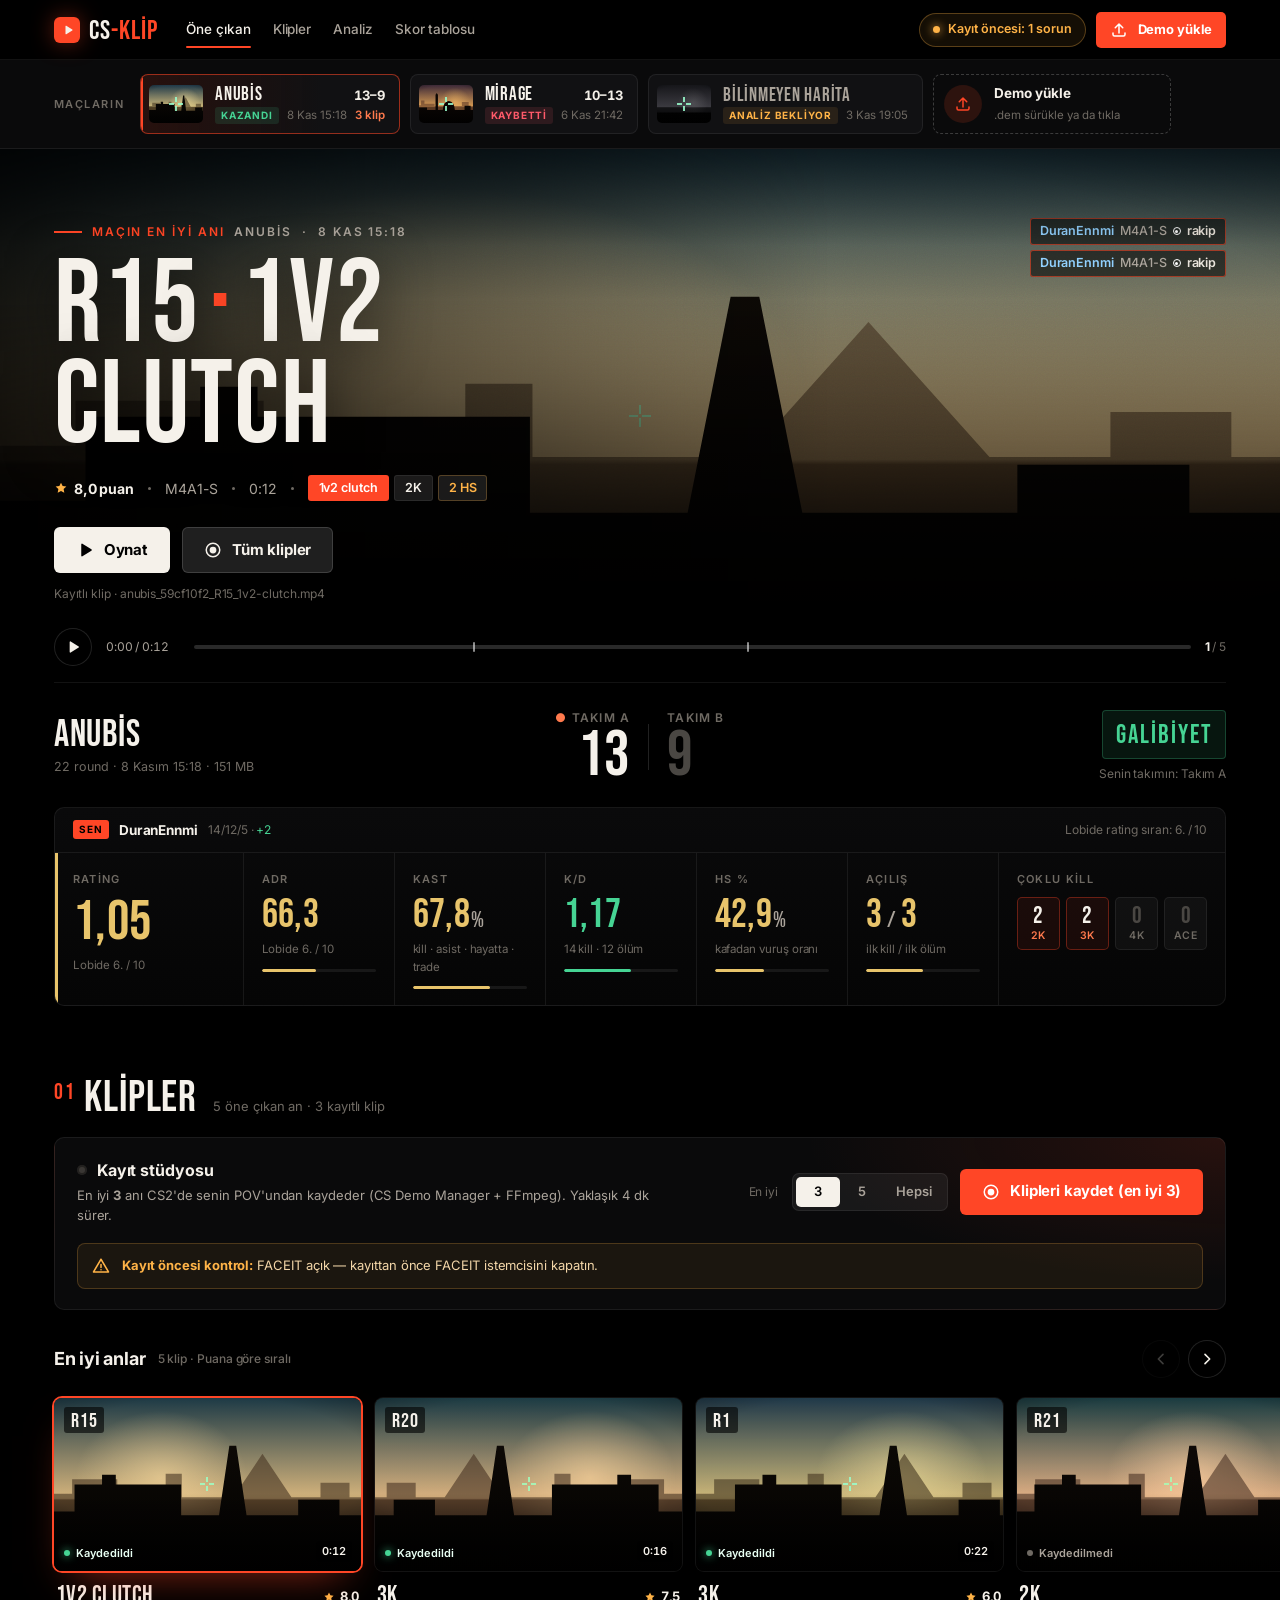
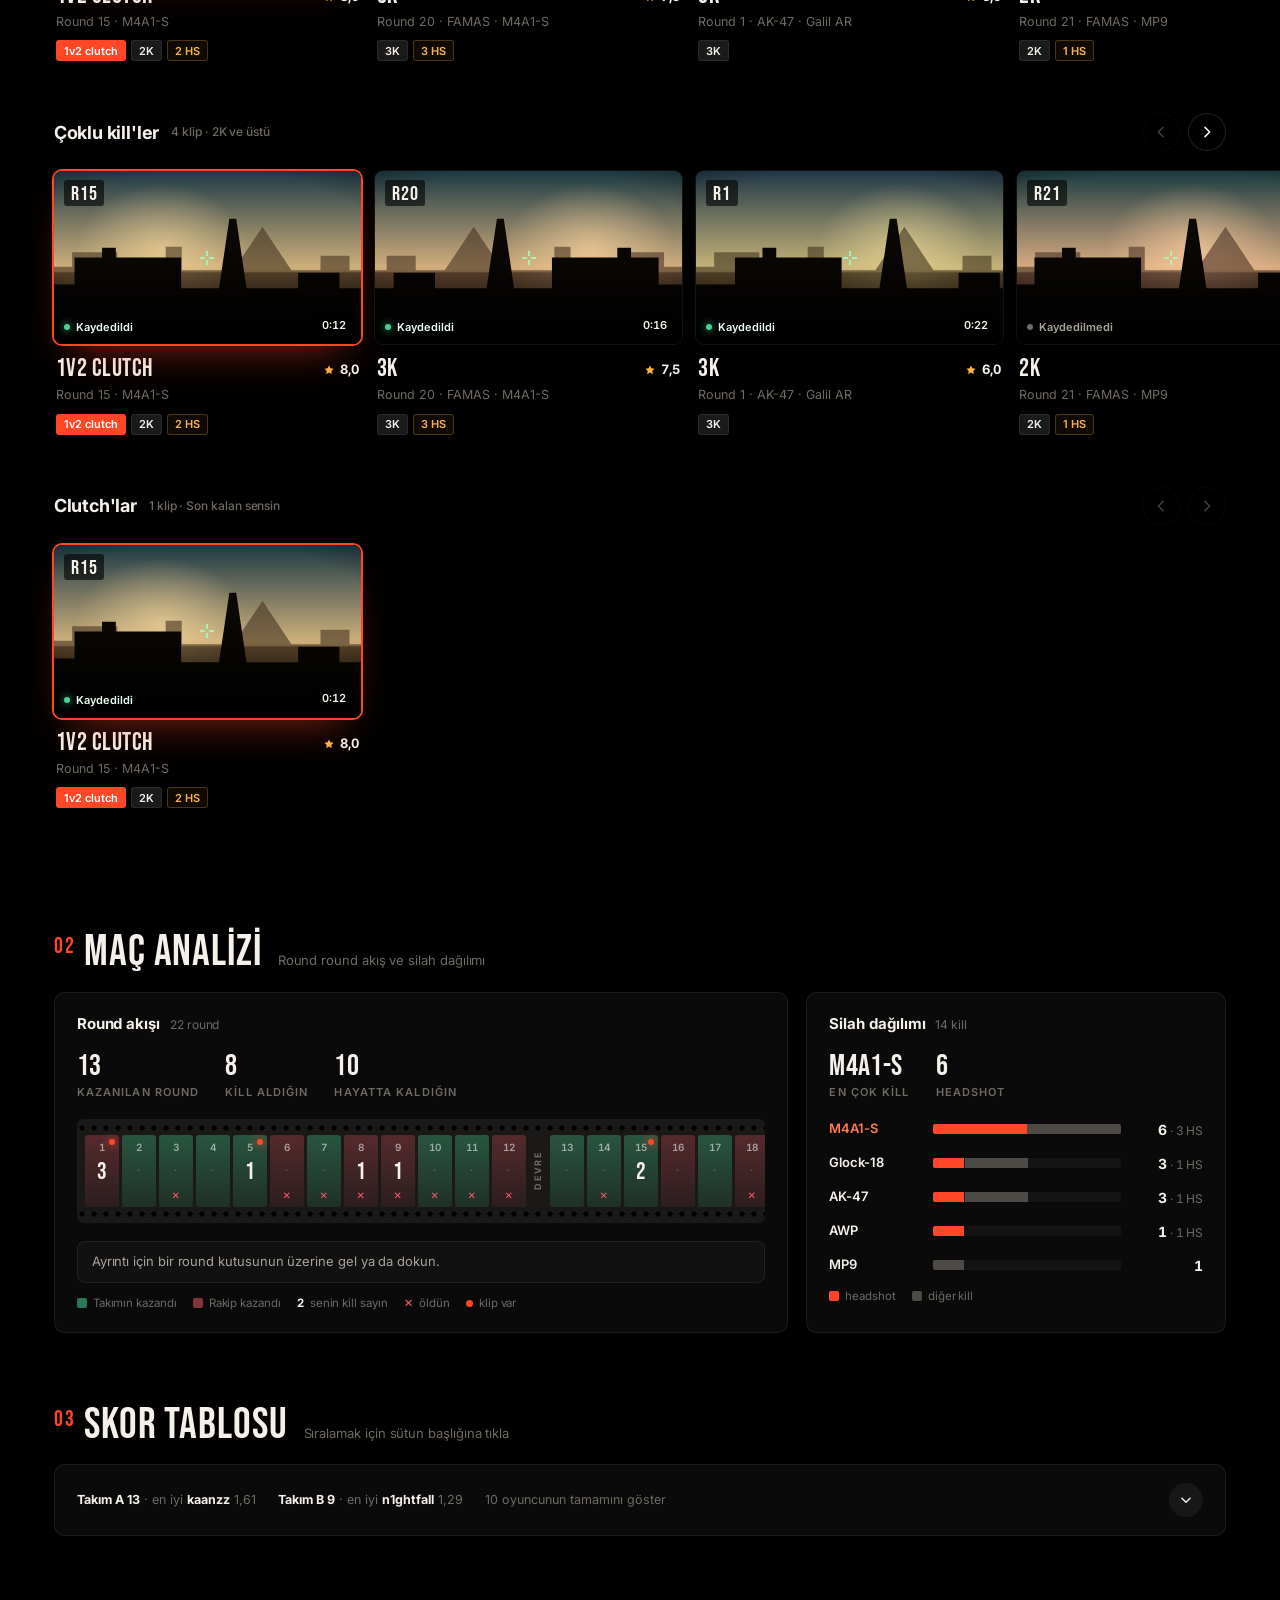
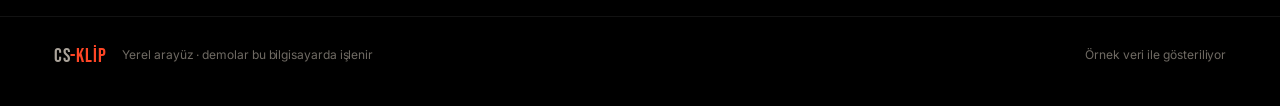
<file: tasarimlar/08-sinematik-klip.html>
<!doctype html>
<html lang="tr">
<head>
<meta charset="utf-8">
<meta name="viewport" content="width=device-width, initial-scale=1">
<title>cs-klip · Sinematik</title>
<link rel="preconnect" href="https://fonts.googleapis.com">
<link rel="preconnect" href="https://fonts.gstatic.com" crossorigin>
<link href="https://fonts.googleapis.com/css2?family=Bebas+Neue&family=Inter:wght@400;500;600;700&display=swap" rel="stylesheet">
<style>
/* ============================================================
   cs-klip — Tasarım maketi 08 · "Sinematik Klip"
   Saf siyah zemin, sıcak kırmızı vurgu, klipler başrolde.
   ============================================================ */
:root {
  --bg: #000;
  --y1: #0a0a0b;          /* yüzey 1 */
  --y2: #111113;          /* yüzey 2 */
  --y3: #1a1a1d;          /* yüzey 3 / hover */
  --cizgi: rgba(255, 255, 255, .07);
  --cizgi2: rgba(255, 255, 255, .13);
  --metin: #f5f1ea;
  --ikincil: #aaa39a;
  --soluk: #6f6a63;

  --vurgu: #ff4626;       /* sinema kırmızısı (sıcak, turuncuya yakın) */
  --vurgu-acik: #ff7a4d;
  --vurgu-koyu: #b8270f;
  --sicak: #ffb347;       /* kehribar */
  --iyi: #46d494;
  --kotu: #ff5a6a;
  --orta: #e8c46b;

  --font-b: 'Bebas Neue', 'Oswald', Impact, 'Arial Narrow', sans-serif;
  --font: 'Inter', system-ui, -apple-system, 'Segoe UI', sans-serif;
  --kenar: clamp(16px, 4.2vw, 64px);
  --r: 10px;
  --gecis: .28s cubic-bezier(.2, .7, .2, 1);
  color-scheme: dark;
}
* { box-sizing: border-box; }
html { scroll-behavior: smooth; -webkit-text-size-adjust: 100%; }
body {
  margin: 0; background: var(--bg); color: var(--metin);
  font: 400 14px/1.5 var(--font); letter-spacing: -.005em;
  overflow-x: clip; -webkit-font-smoothing: antialiased;
}
button, input, select { font: inherit; color: inherit; }
button { cursor: pointer; }
a { color: inherit; }
::selection { background: var(--vurgu); color: #000; }
.kap { padding-inline: var(--kenar); max-width: 1680px; margin-inline: auto; }
.gizli { display: none !important; }
.bb { font-family: var(--font-b); font-weight: 400; letter-spacing: .02em; text-transform: uppercase; line-height: .95; }
.sayi-t { font-variant-numeric: tabular-nums; }
:focus-visible { outline: 2px solid var(--vurgu); outline-offset: 2px; border-radius: 4px; }

/* ---------------- düğmeler ---------------- */
.dugme {
  display: inline-flex; align-items: center; gap: 10px; height: 46px; padding: 0 22px;
  border: 0; border-radius: 6px; background: var(--metin); color: #000; text-decoration: none;
  font-weight: 700; font-size: 15px; letter-spacing: -.01em; white-space: nowrap;
  transition: transform var(--gecis), background var(--gecis), box-shadow var(--gecis), opacity var(--gecis);
}
.dugme:hover { transform: translateY(-1px); background: #fff; box-shadow: 0 10px 30px -10px rgba(255,255,255,.35); }
.dugme:active { transform: translateY(0) scale(.98); }
.dugme svg { width: 18px; height: 18px; flex: none; }
.dugme.kirmizi { background: var(--vurgu); color: #fff; }
.dugme.kirmizi:hover { background: var(--vurgu-acik); box-shadow: 0 12px 34px -10px rgba(255,70,38,.7); }
.dugme.cam { background: rgba(255,255,255,.12); color: var(--metin); backdrop-filter: blur(10px); -webkit-backdrop-filter: blur(10px); box-shadow: inset 0 0 0 1px rgba(255,255,255,.14); }
.dugme.cam:hover { background: rgba(255,255,255,.2); }
.dugme.kucuk { height: 36px; padding: 0 14px; font-size: 13px; border-radius: 5px; }
.dugme:disabled { opacity: .55; cursor: default; transform: none; box-shadow: none; }
.ikon-dugme {
  width: 38px; height: 38px; display: grid; place-items: center; border-radius: 50%;
  border: 1px solid var(--cizgi2); background: rgba(0,0,0,.5); color: var(--metin);
  transition: background var(--gecis), border-color var(--gecis), opacity var(--gecis);
}
.ikon-dugme:hover { background: var(--y3); border-color: rgba(255,255,255,.3); }
.ikon-dugme:disabled { opacity: .25; cursor: default; }
.ikon-dugme svg { width: 16px; height: 16px; }

/* ---------------- üst çubuk ---------------- */
.ust {
  position: sticky; top: 0; z-index: 40; height: 60px;
  background: linear-gradient(180deg, rgba(0,0,0,.92), rgba(0,0,0,.72));
  backdrop-filter: blur(14px) saturate(140%); -webkit-backdrop-filter: blur(14px) saturate(140%);
  border-bottom: 1px solid var(--cizgi);
}
.ust .kap { height: 100%; display: flex; align-items: center; gap: 28px; }
.logo { display: flex; align-items: center; gap: 9px; text-decoration: none; flex: none; }
.logo-isaret {
  width: 26px; height: 26px; border-radius: 6px; background: var(--vurgu);
  display: grid; place-items: center; box-shadow: 0 0 24px -4px rgba(255,70,38,.8);
}
.logo-isaret svg { width: 12px; height: 12px; margin-left: 2px; }
.logo-yazi { font-family: var(--font-b); font-size: 27px; letter-spacing: .04em; line-height: 1; padding-top: 3px; }
.logo-yazi span { color: var(--vurgu); }
.menu { display: flex; gap: 22px; }
.menu a { text-decoration: none; color: var(--ikincil); font-weight: 500; font-size: 13.5px; transition: color var(--gecis); position: relative; padding: 6px 0; }
.menu a:hover, .menu a.aktif { color: var(--metin); }
.menu a.aktif::after { content: ''; position: absolute; left: 0; right: 0; bottom: -2px; height: 2px; background: var(--vurgu); border-radius: 2px; }
.ust-sag { margin-left: auto; display: flex; align-items: center; gap: 10px; }
.kontrol-hap {
  display: inline-flex; align-items: center; gap: 8px; height: 34px; padding: 0 13px;
  border-radius: 999px; border: 1px solid rgba(255,179,71,.3); background: rgba(255,179,71,.08);
  color: var(--sicak); font-size: 12.5px; font-weight: 600; position: relative;
  transition: background var(--gecis);
}
.kontrol-hap:hover { background: rgba(255,179,71,.15); }
.kontrol-hap.hazir { border-color: rgba(70,212,148,.3); background: rgba(70,212,148,.08); color: var(--iyi); }
.kontrol-hap i { width: 7px; height: 7px; border-radius: 50%; background: currentColor; box-shadow: 0 0 10px currentColor; animation: nabiz 2.2s infinite; }
.kontrol-acilir {
  position: absolute; top: calc(100% + 10px); right: 0; width: min(320px, calc(100vw - 32px));
  background: var(--y2); border: 1px solid var(--cizgi2); border-radius: var(--r); padding: 14px 16px;
  color: var(--metin); font-weight: 400; text-align: left; box-shadow: 0 30px 60px -20px #000;
  opacity: 0; transform: translateY(-6px); pointer-events: none; transition: opacity var(--gecis), transform var(--gecis);
}
.kontrol-hap[aria-expanded="true"] .kontrol-acilir { opacity: 1; transform: none; pointer-events: auto; }
.kontrol-acilir b { display: block; font-size: 12px; color: var(--sicak); margin-bottom: 6px; letter-spacing: .04em; text-transform: uppercase; }
.kontrol-acilir ul { margin: 0; padding-left: 16px; font-size: 13px; color: var(--ikincil); }
.kontrol-acilir p { margin: 10px 0 0; font-size: 12px; color: var(--soluk); }
@keyframes nabiz { 0%, 100% { opacity: 1; } 50% { opacity: .35; } }

/* ---------------- maç şeridi (demo listesi) ---------------- */
.seritler { border-bottom: 1px solid var(--cizgi); background: var(--y1); }
.serit-ic { display: flex; align-items: center; gap: 14px; padding-block: 12px; }
.serit-etiket { flex: none; font-size: 11px; font-weight: 600; color: var(--soluk); letter-spacing: .14em; text-transform: uppercase; writing-mode: horizontal-tb; }
.demo-serit { display: flex; gap: 10px; overflow-x: auto; scrollbar-width: none; flex: 1; min-width: 0; scroll-snap-type: x proximity; padding: 2px; }
.demo-serit::-webkit-scrollbar { display: none; }
.demo {
  flex: 0 0 auto; display: flex; align-items: center; gap: 12px; padding: 8px 14px 8px 8px; min-width: 228px;
  border-radius: 8px; border: 1px solid var(--cizgi); background: var(--y2); text-align: left;
  scroll-snap-align: start; position: relative; overflow: hidden;
  transition: border-color var(--gecis), background var(--gecis), transform var(--gecis);
}
.demo:hover { border-color: var(--cizgi2); background: var(--y3); }
.demo.secili { border-color: rgba(255,70,38,.55); background: linear-gradient(90deg, rgba(255,70,38,.12), var(--y2) 70%); }
.demo.secili::before { content: ''; position: absolute; left: 0; top: 0; bottom: 0; width: 2px; background: var(--vurgu); }
.demo-kare { width: 54px; height: 38px; border-radius: 5px; flex: none; overflow: hidden; position: relative; }
.demo-bilgi { min-width: 0; flex: 1; }
.demo-ust { display: flex; align-items: baseline; gap: 8px; }
.demo-harita { font-family: var(--font-b); font-size: 19px; letter-spacing: .04em; text-transform: uppercase; line-height: 1.05; padding-top: 2px; }
.demo-harita.bilinmiyor { color: var(--ikincil); }
.demo-skor { margin-left: auto; font-weight: 700; font-size: 13px; font-variant-numeric: tabular-nums; }
.demo-alt { display: flex; align-items: center; gap: 8px; font-size: 11.5px; color: var(--soluk); margin-top: 1px; }
.sonuc-etiket { font-size: 10px; font-weight: 700; letter-spacing: .08em; text-transform: uppercase; padding: 1px 6px; border-radius: 3px; }
.sonuc-etiket.g { color: var(--iyi); background: rgba(70,212,148,.12); }
.sonuc-etiket.m { color: var(--kotu); background: rgba(255,90,106,.12); }
.sonuc-etiket.b { color: var(--orta); background: rgba(232,196,107,.12); }
.sonuc-etiket.bek { color: var(--sicak); background: rgba(255,179,71,.1); }
.demo-klip { color: var(--vurgu-acik); font-weight: 600; }
.yukle-kutu {
  flex: 0 0 auto; display: flex; align-items: center; gap: 12px; padding: 8px 18px 8px 10px; min-width: 238px;
  border-radius: 8px; border: 1.5px dashed rgba(255,255,255,.2); background: transparent; text-align: left;
  color: var(--ikincil); transition: border-color var(--gecis), color var(--gecis), background var(--gecis);
}
.yukle-kutu:hover, .yukle-kutu.uzerinde { border-color: var(--vurgu); color: var(--metin); background: rgba(255,70,38,.06); }
.yukle-ikon { width: 38px; height: 38px; border-radius: 50%; background: rgba(255,70,38,.14); color: var(--vurgu); display: grid; place-items: center; flex: none; }
.yukle-ikon svg { width: 18px; height: 18px; }
.yukle-kutu strong { display: block; color: var(--metin); font-size: 13.5px; }
.yukle-kutu small { font-size: 11.5px; color: var(--soluk); }

/* ---------------- CSS ile çizilen sahne (klip küçük resmi) ---------------- */
.sahne {
  --gok1: #2b3a4a; --gok2: #c9a77a; --zemin: #3b2c1f; --uzak: rgba(30,24,20,.55); --yakin: #0d0a08; --parilti: rgba(255,214,150,.55);
  --gx: 62%; --ton: 0deg;
  position: absolute; inset: 0; overflow: hidden; isolation: isolate;
  background:
    radial-gradient(ellipse 40% 55% at var(--gx) 46%, var(--parilti), transparent 70%),
    linear-gradient(180deg, var(--gok1) 0%, var(--gok2) 58%, var(--zemin) 59%, #070605 100%);
  filter: hue-rotate(var(--ton));
}
.sahne > i { position: absolute; inset: 0; display: block; }
.sahne .uzak { background: var(--uzak); clip-path: var(--p-uzak); transform: translateY(-3%) scale(var(--ayna, 1), 1) scale(1.05); }
.sahne .yakin { background: linear-gradient(180deg, var(--yakin), #000); clip-path: var(--p-yakin); transform: scale(var(--ayna, 1), 1) translateX(var(--kay, 0%)) scale(1.12); }
.sahne .isik {
  background:
    radial-gradient(ellipse 120% 90% at 50% 40%, transparent 45%, rgba(0,0,0,.75) 100%),
    repeating-linear-gradient(0deg, rgba(255,255,255,.025) 0 1px, transparent 1px 3px);
  mix-blend-mode: multiply;
}
.sahne .nisan { inset: auto; left: 50%; top: 50%; width: 14px; height: 14px; transform: translate(-50%, -50%); opacity: .85;
  background:
    linear-gradient(var(--nisan-renk, #9effc4), var(--nisan-renk, #9effc4)) center / 2px 100% no-repeat,
    linear-gradient(var(--nisan-renk, #9effc4), var(--nisan-renk, #9effc4)) center / 100% 2px no-repeat;
  -webkit-mask: radial-gradient(circle, transparent 2px, #000 2.5px); mask: radial-gradient(circle, transparent 2px, #000 2.5px);
}
.h-anubis {
  --gok1: #1d3a46; --gok2: #d5b47c; --zemin: #6b5130; --uzak: rgba(70,52,34,.6); --yakin: #120d08; --parilti: rgba(255,222,160,.6);
  --p-uzak: polygon(0 100%, 0 60%, 6% 60%, 6% 52%, 15% 52%, 15% 60%, 24% 60%, 33% 36%, 42% 60%, 58% 60%, 58% 47%, 63% 47%, 63% 60%, 78% 60%, 78% 50%, 92% 50%, 92% 58%, 100% 58%, 100% 100%);
  --p-yakin: polygon(0 100%, 0 66%, 9% 66%, 9% 58%, 21% 58%, 21% 66%, 36% 66%, 39% 30%, 41% 30%, 44% 66%, 55% 66%, 55% 50%, 74% 50%, 74% 45%, 78% 45%, 78% 50%, 86% 50%, 86% 64%, 100% 64%, 100% 100%);
}
.h-mirage {
  --gok1: #3c2a3a; --gok2: #e59a5c; --zemin: #6d4527; --uzak: rgba(90,50,40,.55); --yakin: #140b07; --parilti: rgba(255,180,110,.6);
  --p-uzak: polygon(0 100%, 0 58%, 10% 58%, 10% 48%, 22% 48%, 22% 58%, 70% 58%, 70% 52%, 88% 52%, 88% 44%, 94% 44%, 94% 56%, 100% 56%, 100% 100%);
  --p-yakin: polygon(0 100%, 0 64%, 12% 64%, 12% 54%, 22% 54%, 22% 64%, 38% 64%, 39% 55%, 41% 49%, 44% 45%, 48% 43%, 52% 45%, 55% 49%, 57% 55%, 58% 64%, 66% 64%, 66% 28%, 68% 24%, 70% 28%, 70% 64%, 84% 64%, 84% 58%, 100% 58%, 100% 100%);
}
.h-inferno {
  --gok1: #2b1f2e; --gok2: #e0794a; --zemin: #5a2f1d; --uzak: rgba(95,40,28,.55); --yakin: #120806; --parilti: rgba(255,160,90,.6);
  --p-uzak: polygon(0 100%, 0 56%, 8% 50%, 16% 56%, 30% 56%, 30% 50%, 52% 50%, 60% 44%, 68% 50%, 82% 50%, 82% 56%, 100% 56%, 100% 100%);
  --p-yakin: polygon(0 100%, 0 60%, 10% 50%, 20% 60%, 20% 56%, 32% 56%, 32% 64%, 44% 64%, 44% 34%, 46% 29%, 48% 34%, 48% 64%, 60% 64%, 68% 54%, 76% 64%, 76% 58%, 90% 58%, 90% 66%, 100% 66%, 100% 100%);
}
.h-bilinmiyor { --gok1: #15161a; --gok2: #3a3a40; --zemin: #1d1d21; --uzak: rgba(0,0,0,.35); --yakin: #050505; --parilti: rgba(255,255,255,.12);
  --p-uzak: polygon(0 100%, 0 62%, 100% 62%, 100% 100%); --p-yakin: polygon(0 100%, 0 70%, 100% 70%, 100% 100%); }

/* kill akışı (sahnedeki HUD) */
.akis { position: absolute; right: 3%; top: 6%; display: flex; flex-direction: column; align-items: flex-end; gap: 3px; z-index: 2; }
.akis span {
  display: inline-flex; align-items: center; gap: 6px; padding: 2px 7px; border-radius: 3px;
  background: rgba(0,0,0,.55); font-size: 10px; font-weight: 600; color: #e9e3da; white-space: nowrap;
  box-shadow: inset 0 0 0 1px rgba(255,70,38,.55);
}
.akis span b { color: #8fd0ff; font-weight: 600; }
.akis span em { font-style: normal; color: var(--ikincil); font-weight: 500; }
.akis span .hs { width: 8px; height: 8px; border-radius: 50%; border: 1.5px solid #fff; position: relative; }
.akis span .hs::after { content: ''; position: absolute; inset: 1.5px; border-radius: 50%; background: #fff; }

/* ---------------- HERO ---------------- */
.hero { position: relative; background: #000; overflow: hidden; }
.hero-cerceve {
  position: relative; width: 100%; aspect-ratio: 2.39 / 1; max-height: min(78vh, 760px); min-height: 420px;
  overflow: hidden;
}
.hero-cerceve .sahne { transform-origin: 60% 50%; animation: kenburns 26s ease-in-out infinite alternate; }
.hero-cerceve .sahne .nisan { width: 22px; height: 22px; }
.hero-cerceve .akis { top: 13%; right: var(--kenar); gap: 5px; }
.hero-cerceve .akis span { font-size: 12.5px; padding: 4px 10px; transition: opacity .4s, transform .4s; }
.hero-cerceve .akis span.bekliyor { opacity: 0; transform: translateX(14px); }
@keyframes kenburns { from { transform: scale(1.02) translateX(0); } to { transform: scale(1.1) translateX(-1.5%); } }
.hero-grain {
  position: absolute; inset: -50%; pointer-events: none; opacity: .09; mix-blend-mode: overlay;
  background-image: url("data:image/svg+xml,%3Csvg xmlns='http://www.w3.org/2000/svg' width='160' height='160'%3E%3Cfilter id='n'%3E%3CfeTurbulence type='fractalNoise' baseFrequency='.9' numOctaves='2' stitchTiles='stitch'/%3E%3C/filter%3E%3Crect width='100%25' height='100%25' filter='url(%23n)'/%3E%3C/svg%3E");
  animation: grain 1s steps(6) infinite;
}
@keyframes grain { 0% { transform: translate(0,0); } 20% { transform: translate(-4%,3%); } 40% { transform: translate(3%,-2%); } 60% { transform: translate(-2%,-4%); } 80% { transform: translate(4%,2%); } 100% { transform: translate(0,0); } }
.hero-karartma {
  position: absolute; inset: 0; pointer-events: none;
  background:
    linear-gradient(0deg, #000 0%, rgba(0,0,0,.86) 22%, rgba(0,0,0,.35) 52%, rgba(0,0,0,0) 72%),
    linear-gradient(90deg, rgba(0,0,0,.82) 0%, rgba(0,0,0,.35) 42%, rgba(0,0,0,0) 65%),
    linear-gradient(180deg, rgba(0,0,0,.55) 0%, rgba(0,0,0,0) 18%);
}
.hero-icerik { position: absolute; left: 0; right: 0; bottom: clamp(64px, 9vh, 104px); z-index: 3; transition: opacity .5s, transform .5s; }
.hero.oynuyor .hero-icerik { opacity: .18; transform: translateY(8px); }
.hero.oynuyor .hero-icerik:hover { opacity: 1; transform: none; }
.hero-ust { display: flex; flex-wrap: wrap; align-items: center; gap: 10px; font-size: 12px; font-weight: 600; letter-spacing: .16em; text-transform: uppercase; color: var(--ikincil); margin-bottom: 14px; }
.hero-ust .kirmizi-cizgi { width: 28px; height: 2px; background: var(--vurgu); }
.hero-ust .vurgu { color: var(--vurgu); }
.hero-baslik {
  margin: 0; font-family: var(--font-b); font-weight: 400; text-transform: uppercase;
  font-size: clamp(58px, 9.2vw, 156px); line-height: .86; letter-spacing: .01em;
  max-width: 12ch; text-shadow: 0 10px 50px rgba(0,0,0,.6);
}
.hero-baslik .ayrac { color: var(--vurgu); padding: 0 .08em; }
.hero-meta { display: flex; flex-wrap: wrap; align-items: center; gap: 8px 14px; margin: 18px 0 26px; color: var(--ikincil); font-size: 14px; }
.hero-meta .nokta { width: 3px; height: 3px; border-radius: 50%; background: var(--soluk); }
.hero-meta .puan { color: var(--metin); font-weight: 700; display: inline-flex; align-items: center; gap: 6px; }
.hero-meta .puan svg { width: 14px; height: 14px; color: var(--sicak); }
.hero-dugmeler { display: flex; flex-wrap: wrap; gap: 12px; }
.hero-not { margin-top: 12px; font-size: 12px; color: var(--soluk); min-height: 18px; }

/* sahte oynatıcı çubuğu */
.oynatici { position: absolute; left: 0; right: 0; bottom: 18px; z-index: 4; }
.oynatici .kap { display: flex; align-items: center; gap: 14px; }
.zaman-yazi { font-size: 12px; color: var(--ikincil); font-variant-numeric: tabular-nums; flex: none; min-width: 74px; }
.ilerleme { flex: 1; height: 4px; border-radius: 4px; background: rgba(255,255,255,.16); position: relative; cursor: pointer; transition: height .2s; }
.ilerleme:hover { height: 6px; }
.ilerleme-dolu { position: absolute; inset: 0 auto 0 0; width: 0%; background: var(--vurgu); border-radius: inherit; }
.ilerleme-dolu::after { content: ''; position: absolute; right: -6px; top: 50%; width: 12px; height: 12px; margin-top: -6px; border-radius: 50%; background: #fff; transform: scale(0); transition: transform .2s; }
.ilerleme:hover .ilerleme-dolu::after, .hero.oynuyor .ilerleme-dolu::after { transform: scale(1); }
.ilerleme .isaret { position: absolute; top: -3px; bottom: -3px; width: 2px; background: rgba(255,255,255,.55); border-radius: 2px; }
.sira-yazi { font-size: 12px; color: var(--soluk); flex: none; }
.sira-yazi b { color: var(--metin); }

/* ---------------- maç bandı + benim istatistiklerim ---------------- */
.mac-bandi { position: relative; z-index: 5; margin-top: -2px; }
.mac-ust {
  display: grid; grid-template-columns: 1fr auto 1fr; align-items: center; gap: 20px;
  padding: 26px 0 22px; border-top: 1px solid var(--cizgi);
}
.mac-harita .bb { font-size: 38px; }
.mac-harita small { display: block; font-size: 12.5px; color: var(--soluk); margin-top: 4px; letter-spacing: 0; }
.mac-skor { display: flex; align-items: center; gap: 18px; justify-content: center; }
.takim-blok { text-align: right; }
.takim-blok.sag { text-align: left; }
.takim-blok .ad { font-size: 12px; color: var(--soluk); font-weight: 600; letter-spacing: .1em; text-transform: uppercase; }
.takim-blok .ad em { font-style: normal; color: var(--vurgu-acik); }
.skor-sayi { font-family: var(--font-b); font-size: 64px; line-height: .9; font-variant-numeric: tabular-nums; }
.skor-sayi.kazanan { color: var(--metin); }
.skor-sayi.kaybeden { color: #4a4743; }
.skor-ayrac { width: 1px; height: 46px; background: var(--cizgi2); }
.mac-sonuc { justify-self: end; text-align: right; }
.sonuc-buyuk { display: inline-flex; align-items: center; gap: 8px; font-family: var(--font-b); font-size: 26px; letter-spacing: .08em; padding: 6px 14px 4px; border-radius: 4px; }
.sonuc-buyuk.g { color: var(--iyi); background: rgba(70,212,148,.1); box-shadow: inset 0 0 0 1px rgba(70,212,148,.25); }
.sonuc-buyuk.m { color: var(--kotu); background: rgba(255,90,106,.1); box-shadow: inset 0 0 0 1px rgba(255,90,106,.25); }
.sonuc-buyuk.b { color: var(--orta); background: rgba(232,196,107,.1); box-shadow: inset 0 0 0 1px rgba(232,196,107,.25); }
.mac-sonuc small { display: block; font-size: 12px; color: var(--soluk); margin-top: 6px; }

.ben-serit {
  display: grid; grid-template-columns: 1.25fr repeat(5, 1fr) 1.5fr; border: 1px solid var(--cizgi);
  border-radius: var(--r); background: linear-gradient(180deg, var(--y1), #050505); overflow: hidden;
}
.ben-serit-baslik { grid-column: 1 / -1; display: flex; align-items: center; gap: 10px; padding: 12px 18px; border-bottom: 1px solid var(--cizgi); font-size: 12px; color: var(--soluk); }
.ben-serit-baslik b { color: var(--metin); font-size: 13.5px; }
.ben-serit-baslik .rozet-ben { font-size: 10px; font-weight: 700; letter-spacing: .1em; color: #000; background: var(--vurgu); padding: 2px 6px; border-radius: 3px; }
.ben-serit-baslik .sag { margin-left: auto; }
.ist { padding: 18px 18px 16px; border-right: 1px solid var(--cizgi); position: relative; transition: background var(--gecis); min-width: 0; }
.ist:last-child { border-right: 0; }
.ist:hover { background: rgba(255,255,255,.025); }
.ist-ad { font-size: 11px; font-weight: 600; color: var(--soluk); letter-spacing: .12em; text-transform: uppercase; }
.ist-deger { font-family: var(--font-b); font-size: 40px; line-height: 1; margin-top: 8px; font-variant-numeric: tabular-nums; letter-spacing: .01em; }
.ist-deger small { font-size: .55em; color: var(--ikincil); margin-left: 1px; }
.ist-alt { font-size: 11.5px; color: var(--soluk); margin-top: 6px; }
.ist-cubuk { height: 3px; border-radius: 3px; background: rgba(255,255,255,.07); margin-top: 10px; overflow: hidden; }
.ist-cubuk span { display: block; height: 100%; border-radius: inherit; background: var(--ikincil); transform-origin: left; animation: dol .9s cubic-bezier(.2,.7,.2,1) both; }
@keyframes dol { from { transform: scaleX(0); } }
.ist.rating .ist-deger { font-size: 56px; }
.ist.rating::before { content: ''; position: absolute; left: 0; top: 0; bottom: 0; width: 3px; background: var(--r-renk, var(--orta)); }
.r-iyi { --r-renk: var(--iyi); }
.r-orta { --r-renk: var(--orta); }
.r-kotu { --r-renk: var(--kotu); }
.renk-iyi { color: var(--iyi); }
.renk-kotu { color: var(--kotu); }
.renk-orta { color: var(--orta); }
.cubuk-iyi span { background: var(--iyi); }
.cubuk-kotu span { background: var(--kotu); }
.cubuk-orta span { background: var(--orta); }
.cok-kill { display: flex; gap: 6px; margin-top: 10px; flex-wrap: wrap; }
.cok-kill span { flex: 1; min-width: 40px; text-align: center; padding: 6px 0 5px; border-radius: 5px; background: rgba(255,255,255,.04); border: 1px solid var(--cizgi); font-size: 10.5px; font-weight: 600; color: var(--soluk); letter-spacing: .06em; }
.cok-kill span b { display: block; font-family: var(--font-b); font-size: 24px; font-weight: 400; line-height: 1; color: #4a4743; letter-spacing: 0; }
.cok-kill span.var { border-color: rgba(255,70,38,.35); background: rgba(255,70,38,.08); color: var(--vurgu-acik); }
.cok-kill span.var b { color: var(--metin); }

/* ---------------- bölüm başlıkları ---------------- */
.bolum { padding-top: clamp(40px, 6vw, 72px); scroll-margin-top: 70px; }
.bolum-baslik { display: flex; align-items: flex-end; gap: 16px; margin-bottom: 18px; flex-wrap: wrap; }
.bolum-baslik h2 { margin: 0; font-family: var(--font-b); font-weight: 400; font-size: clamp(30px, 3.4vw, 44px); line-height: .95; letter-spacing: .02em; text-transform: uppercase; }
.bolum-baslik h2 .no { color: var(--vurgu); font-size: .5em; vertical-align: .55em; margin-right: 8px; letter-spacing: .1em; }
.bolum-baslik p { margin: 0 0 3px; color: var(--soluk); font-size: 13px; }
.bolum-baslik .sag { margin-left: auto; display: flex; align-items: center; gap: 10px; flex-wrap: wrap; }

/* ---------------- kayıt stüdyosu ---------------- */
.studyo {
  display: grid; grid-template-columns: 1fr auto; gap: 18px 28px; align-items: center;
  padding: 20px 22px; border-radius: var(--r); border: 1px solid var(--cizgi);
  background:
    radial-gradient(ellipse 60% 140% at 100% 0%, rgba(255,70,38,.12), transparent 60%),
    var(--y1);
  margin-bottom: 30px;
}
.studyo-sol h3 { margin: 0 0 4px; font-size: 16px; font-weight: 700; display: flex; align-items: center; gap: 10px; }
.studyo-sol p { margin: 0; color: var(--ikincil); font-size: 13px; max-width: 72ch; }
.kayit-lambasi { width: 10px; height: 10px; border-radius: 50%; background: #3a3734; box-shadow: inset 0 0 0 2px rgba(0,0,0,.4); flex: none; }
.studyo.kayitta .kayit-lambasi { background: var(--vurgu); box-shadow: 0 0 14px var(--vurgu); animation: nabiz 1.2s infinite; }
.studyo-sag { display: flex; align-items: center; gap: 12px; flex-wrap: wrap; justify-content: flex-end; }
.secim { display: inline-flex; padding: 3px; border-radius: 7px; background: rgba(255,255,255,.06); border: 1px solid var(--cizgi); }
.secim-etiket { font-size: 12px; color: var(--soluk); margin-right: 2px; }
.secim button { height: 30px; min-width: 44px; padding: 0 12px; border: 0; border-radius: 5px; background: transparent; color: var(--ikincil); font-size: 13px; font-weight: 600; transition: background var(--gecis), color var(--gecis); }
.secim button:hover { color: var(--metin); }
.secim button[aria-pressed="true"] { background: var(--metin); color: #000; }
.secim button:disabled { cursor: default; opacity: .6; }
.uyari {
  grid-column: 1 / -1; display: flex; gap: 12px; align-items: flex-start; padding: 12px 14px; border-radius: 8px;
  background: rgba(255,179,71,.07); border: 1px solid rgba(255,179,71,.22); color: #f3d6a8; font-size: 13px;
}
.uyari svg { width: 18px; height: 18px; flex: none; color: var(--sicak); margin-top: 1px; }
.uyari b { color: var(--sicak); }
.kayit-ilerleme { grid-column: 1 / -1; display: none; }
.studyo.kayitta .kayit-ilerleme, .studyo.bitti .kayit-ilerleme { display: block; }
.ki-ust { display: flex; align-items: baseline; gap: 12px; margin-bottom: 10px; }
.ki-ust b { font-size: 14px; }
.ki-ust span { color: var(--soluk); font-size: 12.5px; }
.ki-ust .yuzde { margin-left: auto; font-family: var(--font-b); font-size: 26px; color: var(--metin); line-height: 1; }
.ki-cubuk { height: 6px; border-radius: 6px; background: rgba(255,255,255,.08); overflow: hidden; }
.ki-cubuk span { display: block; height: 100%; width: 0; border-radius: inherit; transition: width .6s cubic-bezier(.2,.7,.2,1);
  background: linear-gradient(90deg, var(--vurgu-koyu), var(--vurgu), var(--sicak)); background-size: 200% 100%; animation: akis 2s linear infinite; }
@keyframes akis { to { background-position: -200% 0; } }
.studyo.bitti .ki-cubuk span { animation: none; background: var(--iyi); }
.kuyruk { display: flex; gap: 8px; flex-wrap: wrap; margin-top: 14px; }
.kuyruk span { display: inline-flex; align-items: center; gap: 7px; height: 28px; padding: 0 11px; border-radius: 999px; font-size: 12px; font-weight: 600; background: rgba(255,255,255,.05); border: 1px solid var(--cizgi); color: var(--soluk); transition: all var(--gecis); }
.kuyruk span i { width: 7px; height: 7px; border-radius: 50%; background: currentColor; }
.kuyruk span.suruyor { color: var(--vurgu-acik); border-color: rgba(255,70,38,.45); background: rgba(255,70,38,.08); }
.kuyruk span.suruyor i { animation: nabiz 1s infinite; box-shadow: 0 0 8px currentColor; }
.kuyruk span.tamam { color: var(--iyi); border-color: rgba(70,212,148,.3); }
.gunluk { margin-top: 14px; }
.gunluk summary { cursor: pointer; font-size: 12px; color: var(--soluk); list-style: none; display: inline-flex; align-items: center; gap: 6px; }
.gunluk summary::-webkit-details-marker { display: none; }
.gunluk summary::before { content: '▸'; transition: transform .2s; }
.gunluk[open] summary::before { transform: rotate(90deg); }
.gunluk pre { margin: 10px 0 0; max-height: 160px; overflow: auto; padding: 12px 14px; border-radius: 8px; background: #050505; border: 1px solid var(--cizgi); font: 12px/1.65 ui-monospace, 'Cascadia Mono', Consolas, monospace; color: #b9b2a8; white-space: pre-wrap; word-break: break-word; }

/* ---------------- klip sıraları ---------------- */
.sira { margin-bottom: 34px; }
.sira-baslik { display: flex; align-items: center; gap: 12px; margin-bottom: 12px; }
.sira-baslik h3 { margin: 0; font-size: 18px; font-weight: 700; letter-spacing: -.01em; }
.sira-baslik .adet { font-size: 12px; color: var(--soluk); font-weight: 500; }
.sira-baslik .oklar { margin-left: auto; display: flex; gap: 8px; }
.sira-kaydir {
  display: flex; gap: 14px; overflow-x: auto; scroll-snap-type: x mandatory; scroll-padding-inline: var(--kenar);
  padding: 8px var(--kenar) 18px; margin-inline: calc(var(--kenar) * -1); scrollbar-width: none;
}
.sira-kaydir::-webkit-scrollbar { display: none; }
.sira-bos { padding: 22px; border-radius: var(--r); border: 1px dashed var(--cizgi2); color: var(--soluk); font-size: 13px; text-align: center; }
.klip {
  flex: 0 0 clamp(250px, 24vw, 340px); scroll-snap-align: start; text-align: left; padding: 0; border: 0; background: none;
  border-radius: 8px; transition: transform .35s cubic-bezier(.2,.7,.2,1);
}
.klip:hover { transform: translateY(-4px); }
.klip-kare {
  position: relative; aspect-ratio: 16 / 9; border-radius: 8px; overflow: hidden; background: #111;
  box-shadow: 0 0 0 1px var(--cizgi); transition: box-shadow var(--gecis);
}
.klip:hover .klip-kare, .klip.secili .klip-kare { box-shadow: 0 0 0 2px var(--vurgu), 0 20px 40px -18px rgba(255,70,38,.55); }
.klip-kare .sahne { transition: transform .8s cubic-bezier(.2,.7,.2,1); }
.klip:hover .klip-kare .sahne { transform: scale(1.07); }
.klip-kare::after { content: ''; position: absolute; inset: 0; background: linear-gradient(0deg, rgba(0,0,0,.75), transparent 45%); pointer-events: none; z-index: 1; }
.klip-round { position: absolute; left: 10px; top: 9px; z-index: 2; font-family: var(--font-b); font-size: 20px; line-height: 1; letter-spacing: .04em; padding: 4px 7px 2px; border-radius: 3px; background: rgba(0,0,0,.6); backdrop-filter: blur(4px); }
.klip-sure { position: absolute; right: 9px; bottom: 9px; z-index: 2; font-size: 11px; font-weight: 600; padding: 2px 6px; border-radius: 3px; background: rgba(0,0,0,.75); font-variant-numeric: tabular-nums; }
.klip-durum { position: absolute; left: 10px; bottom: 9px; z-index: 2; display: inline-flex; align-items: center; gap: 6px; font-size: 11px; font-weight: 600; color: var(--ikincil); }
.klip-durum i { width: 6px; height: 6px; border-radius: 50%; background: var(--soluk); }
.klip-durum.ok { color: #e8fff3; }
.klip-durum.ok i { background: var(--iyi); box-shadow: 0 0 8px var(--iyi); }
.klip-durum.suruyor { color: var(--vurgu-acik); }
.klip-durum.suruyor i { background: var(--vurgu); animation: nabiz 1s infinite; }
.klip-oynat {
  position: absolute; left: 50%; top: 50%; z-index: 2; width: 54px; height: 54px; margin: -27px 0 0 -27px; border-radius: 50%;
  display: grid; place-items: center; background: rgba(255,70,38,.92); color: #fff; box-shadow: 0 10px 30px -6px rgba(255,70,38,.7);
  opacity: 0; transform: scale(.8); transition: opacity var(--gecis), transform var(--gecis);
}
.klip-oynat svg { width: 20px; height: 20px; margin-left: 3px; }
.klip:hover .klip-oynat, .klip:focus-visible .klip-oynat { opacity: 1; transform: scale(1); }
.klip-kare .akis { opacity: 0; transform: translateY(-4px); transition: opacity var(--gecis), transform var(--gecis); }
.klip:hover .klip-kare .akis, .klip:focus-visible .klip-kare .akis { opacity: 1; transform: none; }
.klip-onizleme { position: absolute; left: 0; bottom: 0; height: 2px; width: 0; background: var(--vurgu); z-index: 3; }
.klip:hover .klip-onizleme { width: 100%; transition: width 2.4s linear; }
.klip-alt { padding: 12px 2px 0; }
.klip-ust-satir { display: flex; align-items: baseline; gap: 10px; }
.klip-baslik { font-family: var(--font-b); font-size: 25px; line-height: 1; letter-spacing: .02em; text-transform: uppercase; color: var(--metin); }
.klip-puan { margin-left: auto; display: inline-flex; align-items: center; gap: 5px; font-weight: 700; font-size: 13px; font-variant-numeric: tabular-nums; color: var(--metin); }
.klip-puan svg { width: 12px; height: 12px; color: var(--sicak); }
.klip-bilgi { font-size: 12.5px; color: var(--soluk); margin-top: 5px; white-space: nowrap; overflow: hidden; text-overflow: ellipsis; }
.etiketler { display: flex; flex-wrap: wrap; gap: 5px; margin-top: 9px; }
.etk { display: inline-flex; align-items: center; height: 21px; padding: 0 7px; border-radius: 3px; font-size: 11px; font-weight: 600; background: rgba(255,255,255,.06); color: var(--ikincil); border: 1px solid var(--cizgi); white-space: nowrap; }
.etk.kill { color: var(--metin); background: rgba(255,255,255,.1); }
.etk.clutch { color: #fff; background: var(--vurgu); border-color: transparent; }
.etk.hs { color: var(--sicak); border-color: rgba(255,179,71,.25); background: rgba(255,179,71,.06); }
.hero .etk { height: 26px; padding: 0 10px; font-size: 12.5px; backdrop-filter: blur(6px); background: rgba(255,255,255,.1); }
.hero .etk.clutch { background: var(--vurgu); }

/* ---------------- analiz: round şeridi + silahlar ---------------- */
.analiz-izgara { display: grid; grid-template-columns: minmax(0, 1.75fr) minmax(0, 1fr); gap: 18px; }
.kart { border: 1px solid var(--cizgi); border-radius: var(--r); background: var(--y1); padding: 20px 22px; min-width: 0; }
.kart-baslik { display: flex; align-items: baseline; gap: 10px; margin-bottom: 16px; }
.kart-baslik h3 { margin: 0; font-size: 15px; font-weight: 700; }
.kart-baslik span { font-size: 12px; color: var(--soluk); }
.kart-baslik .sag { margin-left: auto; }
.ozet-sayilar { display: flex; gap: 26px; margin-bottom: 18px; flex-wrap: wrap; }
.ozet-sayilar div { font-size: 11px; color: var(--soluk); letter-spacing: .1em; text-transform: uppercase; font-weight: 600; }
.ozet-sayilar b { display: block; font-family: var(--font-b); font-size: 30px; font-weight: 400; color: var(--metin); letter-spacing: .01em; line-height: 1; margin-bottom: 3px; }

.film { position: relative; overflow-x: auto; scrollbar-width: thin; scrollbar-color: #333 transparent; padding-bottom: 4px; }
.film-serit {
  display: flex; gap: 3px; padding: 16px 8px; min-width: max-content; width: 100%; border-radius: 6px;
  background:
    radial-gradient(circle at 5px 50%, #000 2.4px, transparent 2.9px) 0 5px / 12px 8px repeat-x,
    radial-gradient(circle at 5px 50%, #000 2.4px, transparent 2.9px) 0 calc(100% - 5px) / 12px 8px repeat-x,
    #1a1918;
}
.kare-r {
  flex: 1 0 34px; height: 72px; border: 0; padding: 0; border-radius: 3px; position: relative;
  display: flex; flex-direction: column; align-items: center; justify-content: space-between; padding: 5px 0 6px;
  transition: transform .2s, filter .2s, box-shadow .2s; color: var(--metin);
}
.kare-r.biz { background: linear-gradient(180deg, rgba(70,212,148,.32), rgba(70,212,148,.12)); }
.kare-r.onlar { background: linear-gradient(180deg, rgba(255,90,106,.26), rgba(255,90,106,.08)); }
.kare-r:hover, .kare-r.aktif { transform: translateY(-3px); filter: brightness(1.35); box-shadow: 0 0 0 1px rgba(255,255,255,.5); z-index: 1; }
.kare-r .no { font-size: 10px; color: rgba(255,255,255,.55); font-weight: 600; font-variant-numeric: tabular-nums; }
.kare-r .k { font-family: var(--font-b); font-size: 24px; line-height: 1; }
.kare-r .k.sifir { color: rgba(255,255,255,.18); font-size: 16px; }
.kare-r .olum { font-size: 10px; color: var(--kotu); font-weight: 700; height: 12px; line-height: 12px; }
.kare-r .klipli { position: absolute; top: 4px; right: 4px; width: 6px; height: 6px; border-radius: 50%; background: var(--vurgu); box-shadow: 0 0 8px var(--vurgu); }
.devre { flex: 0 0 18px; display: grid; place-items: center; }
.devre span { writing-mode: vertical-rl; transform: rotate(180deg); font-size: 9px; letter-spacing: .2em; color: var(--soluk); font-weight: 700; }
.round-detay { margin-top: 14px; min-height: 42px; padding: 10px 14px; border-radius: 8px; background: rgba(255,255,255,.03); border: 1px solid var(--cizgi); font-size: 13px; color: var(--ikincil); display: flex; align-items: center; gap: 10px; flex-wrap: wrap; }
.round-detay b { color: var(--metin); }
.round-detay .klip-git { margin-left: auto; }
.lejant { display: flex; gap: 16px; flex-wrap: wrap; margin-top: 12px; font-size: 11.5px; color: var(--soluk); }
.lejant span { display: inline-flex; align-items: center; gap: 6px; }
.lejant i { width: 10px; height: 10px; border-radius: 2px; display: inline-block; }

.silahlar { display: flex; flex-direction: column; gap: 13px; }
.silah-satir { display: grid; grid-template-columns: 92px 1fr 70px; align-items: center; gap: 12px; }
.silah-ad { font-size: 13px; font-weight: 600; white-space: nowrap; overflow: hidden; text-overflow: ellipsis; }
.silah-bar { height: 10px; border-radius: 2px; background: rgba(255,255,255,.04); display: flex; overflow: hidden; }
.silah-bar .hs { background: var(--vurgu); }
.silah-bar .govde { background: #4d4a46; }
.silah-bar > div { transform-origin: left; animation: dol 1s cubic-bezier(.2,.7,.2,1) both; }
.silah-sayi { font-size: 12px; color: var(--soluk); text-align: right; font-variant-numeric: tabular-nums; white-space: nowrap; }
.silah-sayi b { color: var(--metin); font-size: 14px; }
.silah-satir:first-child .silah-ad { color: var(--vurgu-acik); }

/* ---------------- skor tablosu (açılır) ---------------- */
.tablo-ac {
  width: 100%; display: flex; align-items: center; gap: 16px; padding: 18px 22px; border-radius: var(--r);
  border: 1px solid var(--cizgi); background: var(--y1); text-align: left; transition: background var(--gecis), border-color var(--gecis);
}
.tablo-ac:hover { background: var(--y2); border-color: var(--cizgi2); }
.tablo-ac .ozet { display: flex; gap: 22px; flex-wrap: wrap; flex: 1; min-width: 0; }
.tablo-ac .ozet div { font-size: 12.5px; color: var(--soluk); }
.tablo-ac .ozet b { color: var(--metin); }
.tablo-ac .ok { width: 34px; height: 34px; border-radius: 50%; display: grid; place-items: center; background: rgba(255,255,255,.06); transition: transform .35s; flex: none; }
.tablo-ac .ok svg { width: 14px; height: 14px; }
.tablo-ac[aria-expanded="true"] { border-bottom-left-radius: 0; border-bottom-right-radius: 0; }
.tablo-ac[aria-expanded="true"] .ok { transform: rotate(180deg); }
.tablo-govde { display: grid; grid-template-rows: 0fr; transition: grid-template-rows .45s cubic-bezier(.2,.7,.2,1); }
.tablo-govde.acik { grid-template-rows: 1fr; }
.tablo-govde > div { overflow: hidden; }
.tablo-ic { border: 1px solid var(--cizgi); border-top: 0; border-radius: 0 0 var(--r) var(--r); background: var(--y1); padding: 6px 22px 20px; display: grid; gap: 22px; }
.takim-baslik { display: flex; align-items: center; gap: 12px; padding: 14px 0 10px; }
.takim-baslik .skor-k { font-family: var(--font-b); font-size: 34px; line-height: 1; }
.takim-baslik .skor-k.g { color: var(--iyi); }
.takim-baslik .skor-k.m { color: var(--kotu); }
.takim-baslik b { font-size: 15px; }
.takim-baslik .etk { margin-left: 4px; }
.tablo-sar { overflow-x: auto; scrollbar-width: thin; scrollbar-color: #333 transparent; }
table { width: 100%; border-collapse: collapse; font-variant-numeric: tabular-nums; min-width: 600px; }
th, td { padding: 10px 10px; text-align: right; white-space: nowrap; }
th:first-child, td:first-child { text-align: left; padding-left: 12px; }
th { font-size: 10.5px; font-weight: 600; letter-spacing: .1em; text-transform: uppercase; color: var(--soluk); border-bottom: 1px solid var(--cizgi); cursor: pointer; user-select: none; transition: color .2s; }
th:hover { color: var(--metin); }
th.sirali { color: var(--metin); }
th.sirali::after { content: ' ↓'; color: var(--vurgu); }
th.sirali.artan::after { content: ' ↑'; }
td { font-size: 13.5px; border-bottom: 1px solid rgba(255,255,255,.04); }
tbody tr { transition: background .2s; }
tbody tr:hover { background: rgba(255,255,255,.03); }
tr.ben { background: linear-gradient(90deg, rgba(255,70,38,.16), rgba(255,70,38,.03) 70%); }
tr.ben td:first-child { box-shadow: inset 3px 0 0 var(--vurgu); }
tr.ben:hover { background: linear-gradient(90deg, rgba(255,70,38,.22), rgba(255,70,38,.05) 70%); }
.oyuncu-hucre { font-weight: 600; display: flex; align-items: center; gap: 10px; }
.avatar { width: 26px; height: 26px; border-radius: 50%; display: grid; place-items: center; font-size: 11px; font-weight: 700; flex: none; background: var(--y3); color: var(--ikincil); }
tr.ben .avatar { background: var(--vurgu); color: #fff; }
.sen-rozet { font-size: 9.5px; font-weight: 700; letter-spacing: .1em; color: var(--vurgu-acik); }
.rozet-r { display: inline-block; min-width: 50px; text-align: center; padding: 3px 0; border-radius: 4px; font-weight: 700; font-size: 13px; color: #0a0a0a; background: var(--r-renk); }
.fark-art { color: var(--iyi); }
.fark-eks { color: var(--kotu); }
.soluk { color: var(--soluk); }

/* ---------------- alt bilgi, bildirim, yükleme paneli ---------------- */
.alt { margin-top: 80px; border-top: 1px solid var(--cizgi); padding: 26px 0 40px; color: var(--soluk); font-size: 12px; }
.alt .kap { display: flex; gap: 16px; flex-wrap: wrap; align-items: center; }
.alt .logo-yazi { font-size: 20px; color: var(--ikincil); }
.alt .sag { margin-left: auto; }

.bildirim {
  position: fixed; left: 50%; bottom: 24px; z-index: 80; transform: translate(-50%, 20px); opacity: 0; pointer-events: none;
  background: var(--metin); color: #000; padding: 11px 18px; border-radius: 8px; font-size: 13.5px; font-weight: 600;
  box-shadow: 0 20px 50px -10px rgba(0,0,0,.8); transition: opacity .3s, transform .3s; max-width: calc(100vw - 32px);
}
.bildirim.gor { opacity: 1; transform: translate(-50%, 0); }

.perde { position: fixed; inset: 0; z-index: 70; background: rgba(0,0,0,.72); backdrop-filter: blur(8px); -webkit-backdrop-filter: blur(8px); display: grid; place-items: center; padding: 16px; opacity: 0; pointer-events: none; transition: opacity .3s; }
.perde.acik { opacity: 1; pointer-events: auto; }
.panel { width: min(560px, 100%); background: var(--y2); border: 1px solid var(--cizgi2); border-radius: 14px; padding: 24px; transform: translateY(16px) scale(.98); transition: transform .35s cubic-bezier(.2,.7,.2,1); box-shadow: 0 40px 100px -20px #000; }
.perde.acik .panel { transform: none; }
.panel-ust { display: flex; align-items: center; margin-bottom: 16px; }
.panel-ust h3 { margin: 0; font-family: var(--font-b); font-weight: 400; font-size: 32px; letter-spacing: .03em; text-transform: uppercase; line-height: 1; }
.panel-ust .ikon-dugme { margin-left: auto; }
.birak {
  display: grid; place-items: center; text-align: center; gap: 6px; padding: 38px 20px; border-radius: 12px; cursor: pointer;
  border: 1.5px dashed rgba(255,255,255,.22); background: radial-gradient(ellipse at 50% 0%, rgba(255,70,38,.1), transparent 70%), #0b0b0c;
  transition: border-color var(--gecis), background var(--gecis), transform var(--gecis);
}
.birak:hover, .birak.uzerinde { border-color: var(--vurgu); background: radial-gradient(ellipse at 50% 0%, rgba(255,70,38,.2), transparent 70%), #0e0b0a; }
.birak.uzerinde { transform: scale(1.01); }
.birak .yukle-ikon { width: 56px; height: 56px; margin-bottom: 8px; }
.birak .yukle-ikon svg { width: 24px; height: 24px; }
.birak strong { font-size: 16px; }
.birak span { color: var(--ikincil); font-size: 13px; }
.birak small { color: var(--soluk); font-size: 11.5px; margin-top: 6px; letter-spacing: .02em; }
.yuklenenler { display: grid; gap: 10px; margin-top: 16px; }
.yuklenen { padding: 12px 14px; border-radius: 8px; background: rgba(255,255,255,.04); border: 1px solid var(--cizgi); }
.yuklenen-ust { display: flex; gap: 10px; font-size: 12.5px; }
.yuklenen-ust b { font-weight: 600; white-space: nowrap; overflow: hidden; text-overflow: ellipsis; min-width: 0; flex: 1; }
.yuklenen-ust span { color: var(--soluk); flex: none; }
.yuklenen .ki-cubuk { margin-top: 8px; height: 4px; }
.yuklenen.tamam .ki-cubuk span { animation: none; background: var(--iyi); }

.surukle-perde { position: fixed; inset: 0; z-index: 90; display: grid; place-items: center; background: rgba(0,0,0,.82); opacity: 0; pointer-events: none; transition: opacity .2s; }
.surukle-perde.acik { opacity: 1; }
.surukle-perde div { border: 2px dashed var(--vurgu); border-radius: 18px; padding: 50px 60px; text-align: center; font-family: var(--font-b); font-size: clamp(36px, 6vw, 64px); text-transform: uppercase; letter-spacing: .03em; line-height: 1; }
.surukle-perde small { display: block; font-family: var(--font); font-size: 14px; color: var(--ikincil); text-transform: none; letter-spacing: 0; margin-top: 12px; }

.analiz-perde { position: absolute; inset: 0; z-index: 6; display: grid; place-items: center; background: rgba(0,0,0,.7); text-align: center; }
.analiz-perde .bb { font-size: 44px; }
.analiz-perde p { color: var(--ikincil); margin: 10px 0 0; }
.donen { width: 34px; height: 34px; border-radius: 50%; border: 3px solid rgba(255,255,255,.12); border-top-color: var(--vurgu); animation: don .8s linear infinite; margin: 0 auto 16px; }
@keyframes don { to { transform: rotate(360deg); } }

/* giriş animasyonu */
.belir { animation: belir .7s cubic-bezier(.2,.7,.2,1) both; }
@keyframes belir { from { opacity: 0; transform: translateY(14px); } }

/* ---------------- duyarlı ---------------- */
@media (max-width: 1180px) {
  .ben-serit { grid-template-columns: repeat(4, 1fr); }
  .ist { border-bottom: 1px solid var(--cizgi); }
  .ist:nth-child(5) { border-right: 0; }
  .ist.cok { grid-column: span 2; border-right: 0; }
  .analiz-izgara { grid-template-columns: 1fr; }
}
@media (max-width: 900px) {
  .menu { display: none; }
  .mac-ust { grid-template-columns: 1fr auto; }
  .mac-skor { grid-column: 1 / -1; grid-row: 2; justify-content: flex-start; }
  .studyo { grid-template-columns: 1fr; }
  .studyo-sag { justify-content: flex-start; }
}
@media (max-width: 640px) {
  body { font-size: 13.5px; }
  .ust { height: 56px; }
  .ust .kap { gap: 12px; }
  .kontrol-hap .metin { display: none; }
  .kontrol-hap { padding: 0 11px; }
  .ust-sag .dugme .metin { display: none; }
  .ust-sag .dugme { padding: 0 11px; }
  .serit-etiket { display: none; }
  .demo { min-width: 212px; }
  .hero-cerceve { aspect-ratio: auto; height: min(82vh, 600px); min-height: 520px; max-height: none; }
  .hero-cerceve .sahne { transform-origin: 70% 40%; }
  .hero-cerceve .akis { top: 6%; }
  .hero-cerceve .akis span { font-size: 11px; padding: 3px 8px; }
  .hero-icerik { bottom: 62px; }
  .hero-ust { font-size: 10.5px; letter-spacing: .12em; margin-bottom: 10px; }
  .hero-baslik { font-size: clamp(54px, 17vw, 76px); }
  .hero-meta { font-size: 13px; margin: 14px 0 20px; }
  .hero-dugmeler .dugme { flex: 1; justify-content: center; padding: 0 14px; }
  .oynatici { bottom: 14px; }
  .zaman-yazi { min-width: 0; font-size: 11px; }
  .mac-harita .bb { font-size: 32px; }
  .skor-sayi { font-size: 52px; }
  .sonuc-buyuk { font-size: 21px; }
  .ben-serit { grid-template-columns: 1fr 1fr; }
  .ist { padding: 14px 14px 13px; }
  .ist:nth-child(odd) { border-right: 0; }
  .ist:nth-child(even) { border-right: 1px solid var(--cizgi); }
  .ist.rating { grid-column: span 2; border-right: 0 !important; }
  .ist.cok { grid-column: span 2; border-right: 0 !important; border-bottom: 0; }
  .ist-deger { font-size: 34px; }
  .ist.rating .ist-deger { font-size: 50px; }
  .ben-serit-baslik .sag { display: none; }
  .klip { flex-basis: 78vw; }
  .sira-baslik .oklar { display: none; }
  .kart { padding: 16px; }
  .studyo { padding: 16px; }
  .studyo-sag .dugme { flex: 1; justify-content: center; }
  .tablo-ac { padding: 14px 16px; }
  .tablo-ic { padding: 4px 12px 16px; }
  .silah-satir { grid-template-columns: 78px 1fr 64px; gap: 10px; }
  .alt .sag { margin-left: 0; }
  .round-detay .klip-git { margin-left: 0; }
}
@media (prefers-reduced-motion: reduce) {
  *, *::before, *::after { animation-duration: .001ms !important; animation-iteration-count: 1 !important; transition-duration: .001ms !important; }
  html { scroll-behavior: auto; }
}
</style>
</head>
<body>

<svg width="0" height="0" style="position:absolute" aria-hidden="true">
  <symbol id="i-oynat" viewBox="0 0 24 24"><path fill="currentColor" d="M7 4.5v15a1 1 0 0 0 1.52.85l12-7.5a1 1 0 0 0 0-1.7l-12-7.5A1 1 0 0 0 7 4.5Z"/></symbol>
  <symbol id="i-durdur" viewBox="0 0 24 24"><path fill="currentColor" d="M6 4h4v16H6zM14 4h4v16h-4z"/></symbol>
  <symbol id="i-kayit" viewBox="0 0 24 24"><circle cx="12" cy="12" r="9" fill="none" stroke="currentColor" stroke-width="2"/><circle cx="12" cy="12" r="4.5" fill="currentColor"/></symbol>
  <symbol id="i-yukle" viewBox="0 0 24 24"><path fill="none" stroke="currentColor" stroke-width="2" stroke-linecap="round" stroke-linejoin="round" d="M12 16V4m0 0-5 5m5-5 5 5M4 16v2a2 2 0 0 0 2 2h12a2 2 0 0 0 2-2v-2"/></symbol>
  <symbol id="i-sol" viewBox="0 0 24 24"><path fill="none" stroke="currentColor" stroke-width="2.4" stroke-linecap="round" stroke-linejoin="round" d="m15 5-7 7 7 7"/></symbol>
  <symbol id="i-sag" viewBox="0 0 24 24"><path fill="none" stroke="currentColor" stroke-width="2.4" stroke-linecap="round" stroke-linejoin="round" d="m9 5 7 7-7 7"/></symbol>
  <symbol id="i-asagi" viewBox="0 0 24 24"><path fill="none" stroke="currentColor" stroke-width="2.4" stroke-linecap="round" stroke-linejoin="round" d="m5 9 7 7 7-7"/></symbol>
  <symbol id="i-kapat" viewBox="0 0 24 24"><path fill="none" stroke="currentColor" stroke-width="2.2" stroke-linecap="round" d="M6 6l12 12M18 6 6 18"/></symbol>
  <symbol id="i-yildiz" viewBox="0 0 24 24"><path fill="currentColor" d="m12 2.8 2.8 5.9 6.4.8-4.7 4.4 1.2 6.4L12 17.2l-5.7 3.1 1.2-6.4-4.7-4.4 6.4-.8z"/></symbol>
  <symbol id="i-uyari" viewBox="0 0 24 24"><path fill="none" stroke="currentColor" stroke-width="2" stroke-linejoin="round" d="M12 3 2 20h20L12 3Z"/><path stroke="currentColor" stroke-width="2" stroke-linecap="round" d="M12 10v4m0 3v.01"/></symbol>
</svg>

<header class="ust">
  <div class="kap">
    <a class="logo" href="#" aria-label="cs-klip ana sayfa">
      <span class="logo-isaret"><svg><use href="#i-oynat"/></svg></span>
      <span class="logo-yazi">cs<span>-klip</span></span>
    </a>
    <nav class="menu" aria-label="Bölümler">
      <a href="#hero" class="aktif">Öne çıkan</a>
      <a href="#klipler">Klipler</a>
      <a href="#analiz">Analiz</a>
      <a href="#skor">Skor tablosu</a>
    </nav>
    <div class="ust-sag">
      <button class="kontrol-hap" id="kontrolHap" aria-expanded="false" aria-label="Kayıt öncesi kontrol">
        <i></i><span class="metin" id="kontrolMetin">Kontrol ediliyor…</span>
        <span class="kontrol-acilir" id="kontrolAcilir"></span>
      </button>
      <button class="dugme kirmizi kucuk" id="yukleAc"><svg><use href="#i-yukle"/></svg><span class="metin">Demo yükle</span></button>
    </div>
  </div>
</header>

<div class="seritler">
  <div class="kap serit-ic">
    <span class="serit-etiket">Maçların</span>
    <div class="demo-serit" id="demoSerit" role="list"></div>
  </div>
</div>

<main>
  <section class="hero" id="hero" aria-label="Öne çıkan klip">
    <div class="hero-cerceve" id="heroCerceve"></div>
    <div class="hero-grain"></div>
    <div class="hero-karartma"></div>
    <div class="hero-icerik kap" id="heroIcerik"></div>
    <div class="oynatici">
      <div class="kap">
        <button class="ikon-dugme" id="heroOynatKucuk" aria-label="Oynat"><svg><use href="#i-oynat"/></svg></button>
        <span class="zaman-yazi" id="zamanYazi">0:00 / 0:00</span>
        <div class="ilerleme" id="ilerleme"><div class="ilerleme-dolu" id="ilerlemeDolu"></div></div>
        <span class="sira-yazi" id="siraYazi"></span>
      </div>
    </div>
  </section>

  <section class="mac-bandi kap" id="macBandi" aria-label="Maç özeti"></section>

  <section class="bolum kap" id="klipler" aria-label="Klipler">
    <div class="bolum-baslik">
      <h2><span class="no">01</span>Klipler</h2>
      <p id="klipOzet"></p>
    </div>
    <div class="studyo" id="studyo"></div>
    <div id="siralar"></div>
  </section>

  <section class="bolum kap" id="analiz" aria-label="Maç analizi">
    <div class="bolum-baslik">
      <h2><span class="no">02</span>Maç analizi</h2>
      <p>Round round akış ve silah dağılımı</p>
    </div>
    <div class="analiz-izgara">
      <div class="kart" id="roundKart"></div>
      <div class="kart" id="silahKart"></div>
    </div>
  </section>

  <section class="bolum kap" id="skor" aria-label="Skor tablosu">
    <div class="bolum-baslik">
      <h2><span class="no">03</span>Skor tablosu</h2>
      <p>Sıralamak için sütun başlığına tıkla</p>
    </div>
    <button class="tablo-ac" id="tabloAc" aria-expanded="false" aria-controls="tabloGovde">
      <div class="ozet" id="tabloOzet"></div>
      <span class="ok"><svg><use href="#i-asagi"/></svg></span>
    </button>
    <div class="tablo-govde" id="tabloGovde"><div><div class="tablo-ic" id="tablolar"></div></div></div>
  </section>
</main>

<footer class="alt">
  <div class="kap">
    <span class="logo-yazi">cs<span>-klip</span></span>
    <span>Yerel arayüz · demolar bu bilgisayarda işlenir</span>
    <span class="sag">Örnek veri ile gösteriliyor</span>
  </div>
</footer>

<div class="perde" id="yuklePerde" aria-hidden="true">
  <div class="panel" role="dialog" aria-modal="true" aria-labelledby="yukleBaslik">
    <div class="panel-ust">
      <h3 id="yukleBaslik">Demo yükle</h3>
      <button class="ikon-dugme" id="yukleKapat" aria-label="Kapat"><svg><use href="#i-kapat"/></svg></button>
    </div>
    <label class="birak" id="birak" tabindex="0">
      <input id="dosyaSec" type="file" accept=".dem,.zst,.gz,.bz2" multiple hidden>
      <span class="yukle-ikon"><svg><use href="#i-yukle"/></svg></span>
      <strong>.dem dosyasını buraya sürükle</strong>
      <span>ya da bilgisayarından seçmek için tıkla</span>
      <small>.dem · .dem.zst · .dem.gz · .dem.bz2</small>
    </label>
    <div class="yuklenenler" id="yuklenenler"></div>
  </div>
</div>
<div class="surukle-perde" id="suruklePerde"><div>Demoyu bırak<small>Yükleme hemen başlar</small></div></div>
<div class="bildirim" id="bildirim" role="status"></div>

<script>
(() => {
  'use strict';

  /* ---------------- örnek veri (arayuz/ornek.json) ---------------- */
  const VERI = {"kontrol":{"hazir":false,"sorunlar":["FACEIT açık — kayıttan önce FACEIT istemcisini kapatın."]},"demolar":[{"id":"1-59cf10f2-8a41-4c3e-b0d7-2f61e9a8c512-1-1","ad":"1-59cf10f2-8a41-4c3e-b0d7-2f61e9a8c512-1-1.dem.zst","harita":"de_anubis","tarih":"2026-11-08T15:18:00","boyut_mb":151.2,"analiz_edildi":true,"klip_sayisi":3},{"id":"1-0b7e33a9-51d2-4f08-9c6e-a4d18e7f0233-1-1","ad":"1-0b7e33a9-51d2-4f08-9c6e-a4d18e7f0233-1-1.dem.gz","harita":"de_mirage","tarih":"2026-11-06T21:42:00","boyut_mb":238.7,"analiz_edildi":true,"klip_sayisi":0},{"id":"1-c41a9e07-7b3f-45d1-8e22-91f0b5d6ac48-1-1","ad":"1-c41a9e07-7b3f-45d1-8e22-91f0b5d6ac48-1-1.dem","harita":null,"tarih":"2026-11-03T19:05:00","boyut_mb":312.4,"analiz_edildi":false,"klip_sayisi":0}],"demo":{"1-59cf10f2-8a41-4c3e-b0d7-2f61e9a8c512-1-1":{"harita":"de_anubis","round_sayisi":22,"takimlar":[{"ad":"Takım A","skor":13,"kazandi":true},{"ad":"Takım B","skor":9,"kazandi":false}],"benim_takim":0,"oyuncu_steamid":"76561198963443734","oyuncular":[{"steamid":"76561198963443734","ad":"DuranEnnmi","takim":0,"kill":14,"death":12,"assist":5,"adr":66.3,"hs_yuzde":42.9,"kd":1.17,"kast":67.8,"rating":1.05,"acilis_kill":3,"acilis_death":3,"cok_kill":{"2":2,"3":2,"4":0,"5":0},"ben":true},{"steamid":"76561198104523311","ad":"kaanzz","takim":0,"kill":26,"death":19,"assist":8,"adr":117.2,"hs_yuzde":54.3,"kd":1.37,"kast":79.3,"rating":1.61,"acilis_kill":0,"acilis_death":4,"cok_kill":{"2":4,"3":1,"4":0,"5":0},"ben":false},{"steamid":"76561198877001245","ad":"Mert_06","takim":0,"kill":23,"death":15,"assist":5,"adr":108.7,"hs_yuzde":42.2,"kd":1.53,"kast":86.4,"rating":1.6,"acilis_kill":3,"acilis_death":0,"cok_kill":{"2":2,"3":0,"4":0,"5":0},"ben":false},{"steamid":"76561198230984410","ad":"swagg3r","takim":0,"kill":15,"death":20,"assist":5,"adr":64.4,"hs_yuzde":56.8,"kd":0.75,"kast":59.7,"rating":0.83,"acilis_kill":1,"acilis_death":0,"cok_kill":{"2":1,"3":0,"4":0,"5":0},"ben":false},{"steamid":"76561199012347766","ad":"ozii","takim":0,"kill":11,"death":10,"assist":3,"adr":59.2,"hs_yuzde":50.6,"kd":1.1,"kast":77.7,"rating":1.02,"acilis_kill":4,"acilis_death":4,"cok_kill":{"2":1,"3":0,"4":0,"5":0},"ben":false},{"steamid":"76561198341200987","ad":"n1ghtfall","takim":1,"kill":20,"death":18,"assist":3,"adr":104.7,"hs_yuzde":33.3,"kd":1.11,"kast":72.4,"rating":1.29,"acilis_kill":2,"acilis_death":3,"cok_kill":{"2":2,"3":0,"4":0,"5":0},"ben":false},{"steamid":"76561198455109823","ad":"Bora.","takim":1,"kill":20,"death":21,"assist":2,"adr":91.8,"hs_yuzde":38.9,"kd":0.95,"kast":63.1,"rating":1.1,"acilis_kill":4,"acilis_death":2,"cok_kill":{"2":2,"3":1,"4":0,"5":0},"ben":false},{"steamid":"76561198199887432","ad":"zeuS_tr","takim":1,"kill":9,"death":18,"assist":3,"adr":54.6,"hs_yuzde":58.2,"kd":0.5,"kast":57.4,"rating":0.59,"acilis_kill":4,"acilis_death":1,"cok_kill":{"2":0,"3":0,"4":0,"5":0},"ben":false},{"steamid":"76561198600123554","ad":"Krampus","takim":1,"kill":10,"death":14,"assist":8,"adr":58.7,"hs_yuzde":53.1,"kd":0.71,"kast":63.4,"rating":0.8,"acilis_kill":1,"acilis_death":4,"cok_kill":{"2":0,"3":0,"4":0,"5":0},"ben":false},{"steamid":"76561198777321009","ad":"leviathan","takim":1,"kill":17,"death":18,"assist":3,"adr":89.2,"hs_yuzde":54.4,"kd":0.94,"kast":70.6,"rating":1.11,"acilis_kill":1,"acilis_death":1,"cok_kill":{"2":1,"3":0,"4":0,"5":0},"ben":false}],"roundlar":[{"no":1,"kazanan_takim":1,"benim_kill":3,"ben_oldum":false,"neden":"ct_win"},{"no":2,"kazanan_takim":0,"benim_kill":0,"ben_oldum":false,"neden":"bomb_exploded"},{"no":3,"kazanan_takim":0,"benim_kill":0,"ben_oldum":true,"neden":"t_win"},{"no":4,"kazanan_takim":0,"benim_kill":0,"ben_oldum":false,"neden":"bomb_exploded"},{"no":5,"kazanan_takim":0,"benim_kill":1,"ben_oldum":false,"neden":"t_win"},{"no":6,"kazanan_takim":1,"benim_kill":0,"ben_oldum":true,"neden":"bomb_defused"},{"no":7,"kazanan_takim":0,"benim_kill":0,"ben_oldum":true,"neden":"t_win"},{"no":8,"kazanan_takim":1,"benim_kill":1,"ben_oldum":true,"neden":"ct_win"},{"no":9,"kazanan_takim":1,"benim_kill":1,"ben_oldum":true,"neden":"bomb_defused"},{"no":10,"kazanan_takim":0,"benim_kill":0,"ben_oldum":true,"neden":"t_win"},{"no":11,"kazanan_takim":0,"benim_kill":0,"ben_oldum":true,"neden":"t_win"},{"no":12,"kazanan_takim":1,"benim_kill":0,"ben_oldum":true,"neden":"ct_win"},{"no":13,"kazanan_takim":0,"benim_kill":0,"ben_oldum":false,"neden":"bomb_defused"},{"no":14,"kazanan_takim":0,"benim_kill":0,"ben_oldum":true,"neden":"bomb_defused"},{"no":15,"kazanan_takim":0,"benim_kill":2,"ben_oldum":false,"neden":"bomb_defused"},{"no":16,"kazanan_takim":1,"benim_kill":0,"ben_oldum":false,"neden":"t_win"},{"no":17,"kazanan_takim":0,"benim_kill":0,"ben_oldum":false,"neden":"target_saved"},{"no":18,"kazanan_takim":1,"benim_kill":0,"ben_oldum":true,"neden":"t_win"},{"no":19,"kazanan_takim":0,"benim_kill":0,"ben_oldum":false,"neden":"ct_win"},{"no":20,"kazanan_takim":1,"benim_kill":3,"ben_oldum":false,"neden":"bomb_exploded"},{"no":21,"kazanan_takim":1,"benim_kill":2,"ben_oldum":true,"neden":"t_win"},{"no":22,"kazanan_takim":0,"benim_kill":1,"ben_oldum":true,"neden":"ct_win"}],"silahlar":[{"silah":"m4a1_silencer","kill":6,"hs":3},{"silah":"glock","kill":3,"hs":1},{"silah":"ak47","kill":3,"hs":1},{"silah":"awp","kill":1,"hs":1},{"silah":"mp9","kill":1,"hs":0}]},"1-0b7e33a9-51d2-4f08-9c6e-a4d18e7f0233-1-1":{"harita":"de_mirage","round_sayisi":23,"takimlar":[{"ad":"Takım A","skor":10,"kazandi":false},{"ad":"Takım B","skor":13,"kazandi":true}],"benim_takim":0,"oyuncu_steamid":"76561198963443734","oyuncular":[{"steamid":"76561198963443734","ad":"DuranEnnmi","takim":0,"kill":19,"death":16,"assist":7,"adr":81.7,"hs_yuzde":47.4,"kd":1.19,"kast":79.1,"rating":1.27,"acilis_kill":4,"acilis_death":4,"cok_kill":{"2":4,"3":1,"4":1,"5":0},"ben":true},{"steamid":"76561198104523311","ad":"kaanzz","takim":0,"kill":19,"death":17,"assist":3,"adr":79.2,"hs_yuzde":52.7,"kd":1.12,"kast":77.1,"rating":1.21,"acilis_kill":3,"acilis_death":1,"cok_kill":{"2":0,"3":0,"4":0,"5":0},"ben":false},{"steamid":"76561198877001245","ad":"Mert_06","takim":0,"kill":21,"death":18,"assist":8,"adr":105.3,"hs_yuzde":35.2,"kd":1.17,"kast":69.6,"rating":1.31,"acilis_kill":2,"acilis_death":4,"cok_kill":{"2":1,"3":1,"4":0,"5":0},"ben":false},{"steamid":"76561198230984410","ad":"swagg3r","takim":0,"kill":14,"death":22,"assist":5,"adr":72.6,"hs_yuzde":53.2,"kd":0.64,"kast":50.8,"rating":0.7,"acilis_kill":4,"acilis_death":1,"cok_kill":{"2":1,"3":1,"4":0,"5":0},"ben":false},{"steamid":"76561199012347766","ad":"ozii","takim":0,"kill":11,"death":19,"assist":6,"adr":45.3,"hs_yuzde":57.7,"kd":0.58,"kast":56.2,"rating":0.62,"acilis_kill":4,"acilis_death":0,"cok_kill":{"2":0,"3":0,"4":0,"5":0},"ben":false},{"steamid":"76561198341200987","ad":"n1ghtfall","takim":1,"kill":26,"death":20,"assist":5,"adr":111.1,"hs_yuzde":35.9,"kd":1.3,"kast":78.1,"rating":1.52,"acilis_kill":5,"acilis_death":4,"cok_kill":{"2":4,"3":0,"4":0,"5":0},"ben":false},{"steamid":"76561198455109823","ad":"Bora.","takim":1,"kill":22,"death":20,"assist":5,"adr":107.7,"hs_yuzde":44.8,"kd":1.1,"kast":76.1,"rating":1.35,"acilis_kill":0,"acilis_death":4,"cok_kill":{"2":2,"3":0,"4":0,"5":0},"ben":false},{"steamid":"76561198199887432","ad":"zeuS_tr","takim":1,"kill":13,"death":11,"assist":7,"adr":59.9,"hs_yuzde":45.2,"kd":1.18,"kast":75.9,"rating":1.07,"acilis_kill":5,"acilis_death":4,"cok_kill":{"2":2,"3":0,"4":0,"5":0},"ben":false},{"steamid":"76561198600123554","ad":"Krampus","takim":1,"kill":14,"death":14,"assist":8,"adr":73.8,"hs_yuzde":51.6,"kd":1.0,"kast":72.2,"rating":1.06,"acilis_kill":0,"acilis_death":0,"cok_kill":{"2":0,"3":0,"4":0,"5":0},"ben":false},{"steamid":"76561198777321009","ad":"leviathan","takim":1,"kill":17,"death":19,"assist":3,"adr":82.4,"hs_yuzde":40.8,"kd":0.89,"kast":72.0,"rating":1.06,"acilis_kill":5,"acilis_death":0,"cok_kill":{"2":1,"3":0,"4":0,"5":0},"ben":false}],"roundlar":[{"no":1,"kazanan_takim":0,"benim_kill":0,"ben_oldum":true,"neden":"bomb_exploded"},{"no":2,"kazanan_takim":1,"benim_kill":3,"ben_oldum":true,"neden":"target_saved"},{"no":3,"kazanan_takim":1,"benim_kill":0,"ben_oldum":false,"neden":"bomb_defused"},{"no":4,"kazanan_takim":1,"benim_kill":1,"ben_oldum":true,"neden":"target_saved"},{"no":5,"kazanan_takim":0,"benim_kill":2,"ben_oldum":false,"neden":"bomb_exploded"},{"no":6,"kazanan_takim":1,"benim_kill":0,"ben_oldum":true,"neden":"target_saved"},{"no":7,"kazanan_takim":1,"benim_kill":0,"ben_oldum":true,"neden":"bomb_defused"},{"no":8,"kazanan_takim":1,"benim_kill":2,"ben_oldum":true,"neden":"bomb_defused"},{"no":9,"kazanan_takim":0,"benim_kill":0,"ben_oldum":true,"neden":"t_win"},{"no":10,"kazanan_takim":1,"benim_kill":1,"ben_oldum":true,"neden":"ct_win"},{"no":11,"kazanan_takim":1,"benim_kill":0,"ben_oldum":false,"neden":"ct_win"},{"no":12,"kazanan_takim":1,"benim_kill":0,"ben_oldum":true,"neden":"ct_win"},{"no":13,"kazanan_takim":0,"benim_kill":1,"ben_oldum":false,"neden":"bomb_defused"},{"no":14,"kazanan_takim":0,"benim_kill":1,"ben_oldum":true,"neden":"target_saved"},{"no":15,"kazanan_takim":0,"benim_kill":0,"ben_oldum":false,"neden":"bomb_defused"},{"no":16,"kazanan_takim":1,"benim_kill":0,"ben_oldum":true,"neden":"bomb_exploded"},{"no":17,"kazanan_takim":0,"benim_kill":0,"ben_oldum":true,"neden":"target_saved"},{"no":18,"kazanan_takim":1,"benim_kill":2,"ben_oldum":true,"neden":"t_win"},{"no":19,"kazanan_takim":0,"benim_kill":4,"ben_oldum":true,"neden":"ct_win"},{"no":20,"kazanan_takim":0,"benim_kill":0,"ben_oldum":true,"neden":"ct_win"},{"no":21,"kazanan_takim":1,"benim_kill":2,"ben_oldum":false,"neden":"bomb_exploded"},{"no":22,"kazanan_takim":0,"benim_kill":0,"ben_oldum":false,"neden":"target_saved"},{"no":23,"kazanan_takim":1,"benim_kill":0,"ben_oldum":true,"neden":"t_win"}],"silahlar":[{"silah":"m4a1_silencer","kill":7,"hs":3},{"silah":"awp","kill":4,"hs":2},{"silah":"ak47","kill":4,"hs":2},{"silah":"deagle","kill":3,"hs":1},{"silah":"usp_silencer","kill":1,"hs":1}]},"1-c41a9e07-7b3f-45d1-8e22-91f0b5d6ac48-1-1":{"harita":"de_inferno","round_sayisi":20,"takimlar":[{"ad":"Takım A","skor":13,"kazandi":true},{"ad":"Takım B","skor":7,"kazandi":false}],"benim_takim":0,"oyuncu_steamid":"76561198963443734","oyuncular":[{"steamid":"76561198963443734","ad":"DuranEnnmi","takim":0,"kill":17,"death":11,"assist":2,"adr":84.9,"hs_yuzde":47.1,"kd":1.55,"kast":82.1,"rating":1.38,"acilis_kill":0,"acilis_death":4,"cok_kill":{"2":4,"3":0,"4":1,"5":0},"ben":true},{"steamid":"76561198104523311","ad":"kaanzz","takim":0,"kill":16,"death":9,"assist":7,"adr":89.1,"hs_yuzde":61.2,"kd":1.78,"kast":80.0,"rating":1.42,"acilis_kill":0,"acilis_death":1,"cok_kill":{"2":2,"3":0,"4":0,"5":0},"ben":false},{"steamid":"76561198877001245","ad":"Mert_06","takim":0,"kill":21,"death":20,"assist":6,"adr":115.9,"hs_yuzde":38.0,"kd":1.05,"kast":77.2,"rating":1.4,"acilis_kill":0,"acilis_death":4,"cok_kill":{"2":2,"3":0,"4":0,"5":0},"ben":false},{"steamid":"76561198230984410","ad":"swagg3r","takim":0,"kill":7,"death":13,"assist":8,"adr":40.6,"hs_yuzde":32.6,"kd":0.54,"kast":55.9,"rating":0.6,"acilis_kill":1,"acilis_death":1,"cok_kill":{"2":0,"3":0,"4":0,"5":0},"ben":false},{"steamid":"76561199012347766","ad":"ozii","takim":0,"kill":19,"death":12,"assist":3,"adr":111.1,"hs_yuzde":53.8,"kd":1.58,"kast":89.9,"rating":1.59,"acilis_kill":5,"acilis_death":2,"cok_kill":{"2":1,"3":1,"4":0,"5":0},"ben":false},{"steamid":"76561198341200987","ad":"n1ghtfall","takim":1,"kill":14,"death":19,"assist":7,"adr":76.2,"hs_yuzde":59.7,"kd":0.74,"kast":61.1,"rating":0.88,"acilis_kill":2,"acilis_death":4,"cok_kill":{"2":0,"3":0,"4":0,"5":0},"ben":false},{"steamid":"76561198455109823","ad":"Bora.","takim":1,"kill":15,"death":11,"assist":2,"adr":87.2,"hs_yuzde":60.4,"kd":1.36,"kast":80.6,"rating":1.29,"acilis_kill":4,"acilis_death":3,"cok_kill":{"2":0,"3":0,"4":0,"5":0},"ben":false},{"steamid":"76561198199887432","ad":"zeuS_tr","takim":1,"kill":11,"death":13,"assist":4,"adr":51.0,"hs_yuzde":40.9,"kd":0.85,"kast":68.1,"rating":0.87,"acilis_kill":0,"acilis_death":1,"cok_kill":{"2":1,"3":0,"4":0,"5":0},"ben":false},{"steamid":"76561198600123554","ad":"Krampus","takim":1,"kill":13,"death":19,"assist":3,"adr":67.6,"hs_yuzde":43.6,"kd":0.68,"kast":62.6,"rating":0.81,"acilis_kill":2,"acilis_death":0,"cok_kill":{"2":0,"3":0,"4":0,"5":0},"ben":false},{"steamid":"76561198777321009","ad":"leviathan","takim":1,"kill":13,"death":18,"assist":6,"adr":72.1,"hs_yuzde":54.4,"kd":0.72,"kast":65.9,"rating":0.89,"acilis_kill":0,"acilis_death":4,"cok_kill":{"2":2,"3":0,"4":0,"5":0},"ben":false}],"roundlar":[{"no":1,"kazanan_takim":1,"benim_kill":1,"ben_oldum":false,"neden":"ct_win"},{"no":2,"kazanan_takim":0,"benim_kill":2,"ben_oldum":false,"neden":"t_win"},{"no":3,"kazanan_takim":0,"benim_kill":0,"ben_oldum":true,"neden":"bomb_exploded"},{"no":4,"kazanan_takim":1,"benim_kill":0,"ben_oldum":false,"neden":"bomb_defused"},{"no":5,"kazanan_takim":0,"benim_kill":0,"ben_oldum":false,"neden":"bomb_exploded"},{"no":6,"kazanan_takim":1,"benim_kill":1,"ben_oldum":false,"neden":"ct_win"},{"no":7,"kazanan_takim":0,"benim_kill":2,"ben_oldum":false,"neden":"bomb_exploded"},{"no":8,"kazanan_takim":1,"benim_kill":0,"ben_oldum":true,"neden":"ct_win"},{"no":9,"kazanan_takim":0,"benim_kill":0,"ben_oldum":false,"neden":"t_win"},{"no":10,"kazanan_takim":0,"benim_kill":0,"ben_oldum":true,"neden":"t_win"},{"no":11,"kazanan_takim":0,"benim_kill":0,"ben_oldum":true,"neden":"t_win"},{"no":12,"kazanan_takim":1,"benim_kill":4,"ben_oldum":true,"neden":"ct_win"},{"no":13,"kazanan_takim":0,"benim_kill":0,"ben_oldum":true,"neden":"bomb_defused"},{"no":14,"kazanan_takim":0,"benim_kill":2,"ben_oldum":false,"neden":"bomb_defused"},{"no":15,"kazanan_takim":0,"benim_kill":0,"ben_oldum":true,"neden":"bomb_defused"},{"no":16,"kazanan_takim":1,"benim_kill":1,"ben_oldum":true,"neden":"t_win"},{"no":17,"kazanan_takim":1,"benim_kill":1,"ben_oldum":true,"neden":"t_win"},{"no":18,"kazanan_takim":0,"benim_kill":0,"ben_oldum":false,"neden":"bomb_defused"},{"no":19,"kazanan_takim":0,"benim_kill":2,"ben_oldum":true,"neden":"bomb_defused"},{"no":20,"kazanan_takim":0,"benim_kill":1,"ben_oldum":true,"neden":"target_saved"}],"silahlar":[{"silah":"ak47","kill":7,"hs":3},{"silah":"m4a1_silencer","kill":4,"hs":2},{"silah":"deagle","kill":3,"hs":1},{"silah":"famas","kill":2,"hs":1},{"silah":"glock","kill":1,"hs":1}]}},"klipler":{"1-59cf10f2-8a41-4c3e-b0d7-2f61e9a8c512-1-1":{"highlightlar":[{"round":15,"score":8.0,"labels":["1v2 clutch","2K","2 HS"],"weapons":["m4a1_silencer"],"saniye":12,"klip":"/klip/anubis_59cf10f2_R15_1v2-clutch.mp4"},{"round":20,"score":7.5,"labels":["3K","3 HS"],"weapons":["famas","m4a1_silencer"],"saniye":16,"klip":"/klip/anubis_59cf10f2_R20_3k.mp4"},{"round":1,"score":6,"labels":["3K"],"weapons":["ak47","galilar"],"saniye":22,"klip":"/klip/anubis_59cf10f2_R1_3k.mp4"},{"round":21,"score":3.5,"labels":["2K","1 HS"],"weapons":["famas","mp9"],"saniye":14,"klip":null},{"round":5,"score":1.5,"labels":["1 HS"],"weapons":["awp"],"saniye":14,"klip":null}],"kayit":{"durum":"bos","mesaj":"","satirlar":[]}},"1-0b7e33a9-51d2-4f08-9c6e-a4d18e7f0233-1-1":{"highlightlar":[{"round":19,"score":13.0,"labels":["4K","3 HS","hızlı"],"weapons":["deagle","famas","m4a1_silencer"],"saniye":15,"klip":null},{"round":2,"score":7.5,"labels":["3K","3 HS"],"weapons":["ak47","deagle","galilar"],"saniye":18,"klip":null},{"round":8,"score":4.0,"labels":["2K","2 HS"],"weapons":["ak47","deagle"],"saniye":10,"klip":null},{"round":18,"score":3.5,"labels":["2K","1 HS"],"weapons":["deagle","m4a1_silencer"],"saniye":18,"klip":null},{"round":5,"score":3,"labels":["2K"],"weapons":["ak47"],"saniye":18,"klip":null}],"kayit":{"durum":"bos","mesaj":"","satirlar":[]}},"1-c41a9e07-7b3f-45d1-8e22-91f0b5d6ac48-1-1":{"highlightlar":[{"round":7,"score":11.0,"labels":["1v3 clutch","2K","2 HS"],"weapons":["tec9"],"saniye":21,"klip":null},{"round":12,"score":10.5,"labels":["4K","1 HS"],"weapons":["ak47","galilar"],"saniye":19,"klip":null},{"round":2,"score":8.5,"labels":["1v2 clutch","2K","smoke arkası"],"weapons":["ak47"],"saniye":19,"klip":null},{"round":14,"score":5.5,"labels":["2K","2 HS","smoke arkası"],"weapons":["deagle","m4a1_silencer"],"saniye":10,"klip":null},{"round":19,"score":3.5,"labels":["2K","1 HS"],"weapons":["m4a1_silencer","mp9"],"saniye":11,"klip":null}],"kayit":{"durum":"bos","mesaj":"","satirlar":[]}}}};

  const NEDEN = {
    t_win: "T'ler rakibi eledi", ct_win: "CT'ler rakibi eledi", bomb_exploded: 'Bomba patladı',
    bomb_defused: 'Bomba imha edildi', target_saved: 'Süre doldu, hedef korundu', time_ran_out: 'Süre doldu',
    t_surrender: "T'ler teslim oldu", ct_surrender: "CT'ler teslim oldu", draw: 'Berabere',
  };
  const SILAH = {
    ak47: 'AK-47', m4a1: 'M4A4', m4a1_silencer: 'M4A1-S', awp: 'AWP', deagle: 'Desert Eagle',
    usp_silencer: 'USP-S', glock: 'Glock-18', hkp2000: 'P2000', p250: 'P250', tec9: 'Tec-9',
    fiveseven: 'Five-SeveN', cz75a: 'CZ75-Auto', elite: 'Dual Berettas', revolver: 'R8',
    galilar: 'Galil AR', famas: 'FAMAS', sg556: 'SG 553', aug: 'AUG', ssg08: 'SSG 08',
    scar20: 'SCAR-20', g3sg1: 'G3SG1', mac10: 'MAC-10', mp9: 'MP9', mp7: 'MP7', mp5sd: 'MP5-SD',
    ump45: 'UMP-45', p90: 'P90', bizon: 'PP-Bizon', nova: 'Nova', xm1014: 'XM1014',
    mag7: 'MAG-7', sawedoff: 'Sawed-Off', m249: 'M249', negev: 'Negev', taser: 'Zeus x27',
    knife: 'Bıçak', hegrenade: 'El bombası', inferno: 'Molotof', molotov: 'Molotof', incgrenade: 'Yangın bombası',
  };
  const LOG = [
    'Kayıt öncesi kontrol: tamam',
    'CS Demo Manager başlatılıyor…',
    'CS2 açılıyor (-insecure, 1920x1080)…',
    'Demo yüklendi, oyuncu POV: {oyuncu}',
  ];

  const durum = {
    id: null,
    heroIdx: 0,           // sıralı highlight listesinde hero'daki klip
    sira: { anahtar: 'rating', azalan: true },
    enIyi: 3,
    tabloAcik: false,
    oynat: null,          // { bas, sure, raf }
    kayitZaman: null,
    seciliRound: null,
  };

  /* ---------------- yardımcılar ---------------- */
  const $ = (id) => document.getElementById(id);
  const esc = (s) => String(s ?? '').replace(/[&<>"']/g, (c) => ({ '&': '&amp;', '<': '&lt;', '>': '&gt;', '"': '&quot;', "'": '&#39;' }[c]));
  const sayi = (x, o = 0) => (x == null || isNaN(x)) ? '–'
    : Number(x).toLocaleString('tr-TR', { minimumFractionDigits: o, maximumFractionDigits: o });
  const ikon = (ad) => `<svg><use href="#i-${ad}"/></svg>`;
  const haritaAd = (h) => { if (!h) return null; const a = String(h).replace(/^(de|cs|ar)_/, '').replace(/_/g, ' '); return a.charAt(0).toUpperCase() + a.slice(1); };
  const haritaSinif = (h) => { const a = String(h || '').replace(/^(de|cs|ar)_/, ''); return ['anubis', 'mirage', 'inferno'].includes(a) ? 'h-' + a : (h ? 'h-mirage' : 'h-bilinmiyor'); };
  const silahAd = (w) => SILAH[w] || String(w || '').replace(/_/g, ' ').toUpperCase();
  const nedenAd = (n) => NEDEN[n] || String(n || '').replace(/_/g, ' ');
  const sure = (sn) => { sn = Math.max(0, Math.round(sn)); return `${Math.floor(sn / 60)}:${String(sn % 60).padStart(2, '0')}`; };
  const ratingSinif = (r) => r >= 1.1 ? 'r-iyi' : r < 0.9 ? 'r-kotu' : 'r-orta';
  const esik = (d, iyi, kotu) => d == null ? '' : d >= iyi ? 'iyi' : d < kotu ? 'kotu' : 'orta';
  function tarihYaz(t, uzun) {
    if (!t) return '';
    const d = new Date(t);
    if (isNaN(d)) return String(t);
    const s = uzun ? { day: 'numeric', month: 'long', hour: '2-digit', minute: '2-digit' } : { day: 'numeric', month: 'short', hour: '2-digit', minute: '2-digit' };
    if (d.getFullYear() !== new Date().getFullYear()) s.year = 'numeric';
    return d.toLocaleString('tr-TR', s);
  }
  function bildir(metin) {
    const b = $('bildirim');
    b.textContent = metin;
    b.classList.add('gor');
    clearTimeout(bildir.z);
    bildir.z = setTimeout(() => b.classList.remove('gor'), 2800);
  }
  // round numarasından kararlı, sahte-rastgele sahne değişkenleri
  function sahneDegis(round) {
    const r = Number(round) || 1;
    return `--gx:${30 + (r * 37) % 50}%;--ton:${((r * 23) % 30) - 15}deg;--ayna:${r % 2 ? -1 : 1};--kay:${((r * 13) % 11) - 5}%`;
  }

  /* ---------------- veri erişimi ---------------- */
  const demoBilgi = (id) => VERI.demolar.find((d) => d.id === id);
  const istat = (id) => VERI.demo[id];
  const klipVeri = (id) => VERI.klipler[id] || { highlightlar: [], kayit: { durum: 'bos', satirlar: [] } };
  const sirali = (id) => [...(klipVeri(id).highlightlar || [])].sort((a, b) => b.score - a.score);
  function benBul(s) { return (s.oyuncular || []).find((o) => o.ben) || (s.oyuncular || []).find((o) => o.steamid === s.oyuncu_steamid); }
  function biz(s) { const b = benBul(s); return s.benim_takim ?? (b ? b.takim : 0); }
  function sonucBul(s) {
    const t = s.takimlar || [], b = biz(s);
    const a = (t[b] || {}).skor ?? 0, o = (t[1 - b] || {}).skor ?? 0;
    return a > o ? { k: 'g', ad: 'Galibiyet' } : a < o ? { k: 'm', ad: 'Mağlubiyet' } : { k: 'b', ad: 'Berabere' };
  }
  // klibin "film adı": clutch > çoklu kill > ilk etiket
  function klipAdi(h) {
    const l = h.labels || [];
    return l.find((x) => /clutch/i.test(x)) || l.find((x) => /^(\dK|ACE)$/i.test(x)) || l[0] || 'Öne çıkan an';
  }
  function killSayisi(h) {
    const k = (h.labels || []).map((x) => /^(\d)K$/i.exec(x)).find(Boolean);
    return k ? Number(k[1]) : (h.labels || []).some((x) => /^ACE$/i.test(x)) ? 5 : Math.max(1, (h.weapons || []).length);
  }
  function hsSayisi(h) { const m = (h.labels || []).map((x) => /^(\d+)\s*HS$/i.exec(x)).find(Boolean); return m ? Number(m[1]) : 0; }
  function etiketHtml(l) {
    const s = /clutch/i.test(l) ? 'clutch' : /^(\dK|ACE)$/i.test(l) ? 'kill' : /HS$/i.test(l) ? 'hs' : '';
    return `<span class="etk ${s}">${esc(l)}</span>`;
  }
  function akisHtml(h, ben, bekleyen) {
    const n = Math.min(killSayisi(h), 5), hs = hsSayisi(h), w = h.weapons || [];
    let html = '';
    for (let i = 0; i < n; i++) {
      html += `<span class="${bekleyen ? 'bekliyor' : ''}" data-i="${i}"><b>${esc(ben)}</b> <em>${esc(silahAd(w[i % Math.max(w.length, 1)] || ''))}</em>${i < hs ? '<i class="hs"></i>' : ''} rakip</span>`;
    }
    return `<div class="akis">${html}</div>`;
  }
  function sahneHtml(harita, h, ben, bekleyen) {
    return `<div class="sahne ${haritaSinif(harita)}" style="${sahneDegis(h ? h.round : 1)}">
      <i class="uzak"></i><i class="yakin"></i><i class="isik"></i><i class="nisan"></i>
      ${h ? akisHtml(h, ben, bekleyen) : ''}</div>`;
  }

  /* ---------------- kontrol hapı ---------------- */
  function kontrolCiz() {
    const k = VERI.kontrol || { hazir: true, sorunlar: [] };
    const sorunlar = k.sorunlar || [];
    const hap = $('kontrolHap');
    hap.classList.toggle('hazir', !!k.hazir && !sorunlar.length);
    $('kontrolMetin').textContent = sorunlar.length ? `Kayıt öncesi: ${sorunlar.length} sorun` : 'Kayda hazır';
    $('kontrolAcilir').innerHTML = sorunlar.length
      ? `<b>Kayıt öncesi kontrol</b><ul>${sorunlar.map((s) => `<li>${esc(s)}</li>`).join('')}</ul><p>Kayıt CS2'yi açar ve demoyu oynatır; bitene kadar bilgisayarı kullanma.</p>`
      : `<b style="color:var(--iyi)">Her şey hazır</b><p>CS2 ve FACEIT kapalı; kayıt başlatılabilir.</p>`;
  }

  /* ---------------- demo şeridi ---------------- */
  function seritCiz() {
    const kutu = $('demoSerit');
    const demolar = VERI.demolar.map((d) => {
      const s = d.analiz_edildi ? istat(d.id) : null;
      const ad = haritaAd(d.harita);
      let skor = '', etiket = '<span class="sonuc-etiket bek">Analiz bekliyor</span>';
      if (s) {
        const t = s.takimlar || [], b = biz(s), sn = sonucBul(s);
        skor = `${(t[b] || {}).skor ?? 0}–${(t[1 - b] || {}).skor ?? 0}`;
        etiket = `<span class="sonuc-etiket ${sn.k}">${sn.k === 'g' ? 'Kazandı' : sn.k === 'm' ? 'Kaybetti' : 'Berabere'}</span>`;
      }
      return `<button class="demo ${d.id === durum.id ? 'secili' : ''}" role="listitem" data-id="${esc(d.id)}" title="${esc(d.ad)} · ${sayi(d.boyut_mb, 0)} MB">
        <span class="demo-kare">${sahneHtml(d.harita, null)}</span>
        <span class="demo-bilgi">
          <span class="demo-ust"><span class="demo-harita ${ad ? '' : 'bilinmiyor'}">${esc(ad || 'Bilinmeyen harita')}</span><span class="demo-skor">${skor}</span></span>
          <span class="demo-alt">${etiket}<span>${esc(tarihYaz(d.tarih))}</span>${d.klip_sayisi > 0 ? `<span class="demo-klip">${d.klip_sayisi} klip</span>` : ''}</span>
        </span>
      </button>`;
    }).join('');
    kutu.innerHTML = demolar + `<button class="yukle-kutu" id="seritYukle">
        <span class="yukle-ikon"><svg><use href="#i-yukle"/></svg></span>
        <span><strong>Demo yükle</strong><small>.dem sürükle ya da tıkla</small></span>
      </button>`;
  }

  /* ---------------- hero ---------------- */
  function heroCiz(animasyon) {
    oynatDurdur();
    const id = durum.id, s = istat(id), d = demoBilgi(id), ben = benBul(s);
    const liste = sirali(id);
    const h = liste[durum.heroIdx];
    const harita = haritaAd(s.harita) || 'Bilinmeyen harita';
    $('heroCerceve').innerHTML = sahneHtml(s.harita, h, ben ? ben.ad : 'Sen', false);
    const ic = $('heroIcerik');
    if (!h) {
      ic.innerHTML = `<div class="hero-ust"><span class="kirmizi-cizgi"></span>${esc(harita)}</div>
        <h1 class="hero-baslik">Öne çıkan an yok</h1>
        <div class="hero-meta">Bu maçta highlight bulunamadı. İstatistikler aşağıda.</div>`;
      $('siraYazi').innerHTML = '';
      $('zamanYazi').textContent = '0:00 / 0:00';
      return;
    }
    const kayitli = !!h.klip;
    ic.innerHTML = `<div class="${animasyon ? 'belir' : ''}">
      <div class="hero-ust"><span class="kirmizi-cizgi"></span><span class="vurgu">${durum.heroIdx === 0 ? 'Maçın en iyi anı' : 'Öne çıkan an'}</span><span>${esc(harita)}</span><span>·</span><span>${esc(tarihYaz(d && d.tarih))}</span></div>
      <h1 class="hero-baslik">R${esc(h.round)}<span class="ayrac">·</span>${esc(klipAdi(h))}</h1>
      <div class="hero-meta">
        <span class="puan">${ikon('yildiz')}${sayi(h.score, 1)} puan</span><span class="nokta"></span>
        <span>${(h.weapons || []).map((w) => esc(silahAd(w))).join(' + ')}</span><span class="nokta"></span>
        <span>${sure(h.saniye || 0)}</span><span class="nokta"></span>
        <span class="etiketler" style="margin:0">${(h.labels || []).map(etiketHtml).join('')}</span>
      </div>
      <div class="hero-dugmeler">
        ${kayitli
          ? `<button class="dugme" id="heroOynat">${ikon('oynat')}<span>Oynat</span></button>`
          : `<button class="dugme" id="heroOnizle">${ikon('oynat')}<span>Önizle</span></button>`}
        <a class="dugme cam" href="#klipler" id="heroKaydet">${ikon('kayit')}<span>${kayitli ? 'Tüm klipler' : 'Klipleri kaydet'}</span></a>
      </div>
      <div class="hero-not" id="heroNot">${kayitli ? `Kayıtlı klip · ${esc(h.klip.split('/').pop())}` : 'Bu an henüz kaydedilmedi — önizleme demo verisinden canlandırılır.'}</div>
    </div>`;
    $('siraYazi').innerHTML = `<b>${durum.heroIdx + 1}</b> / ${liste.length}`;
    $('zamanYazi').textContent = `0:00 / ${sure(h.saniye || 0)}`;
    $('ilerlemeDolu').style.width = '0%';
    // kill anlarını ilerleme çubuğuna işaretle
    $('ilerleme').querySelectorAll('.isaret').forEach((x) => x.remove());
    const n = Math.min(killSayisi(h), 5);
    for (let i = 0; i < n; i++) {
      const m = document.createElement('i');
      m.className = 'isaret';
      m.style.left = `${killAni(i, n) * 100}%`;
      $('ilerleme').appendChild(m);
    }
    const oyn = $('heroOynat') || $('heroOnizle');
    oyn.onclick = oynatAcKapa;
  }
  const killAni = (i, n) => 0.28 + (i / Math.max(n, 1)) * 0.55;

  /* sahte oynatma: ilerleme çubuğu + kill akışı zamanlaması */
  function oynatAcKapa() { durum.oynat ? oynatDurdur() : oynatBasla(); }
  function oynatBasla() {
    const h = sirali(durum.id)[durum.heroIdx];
    if (!h) return;
    const sureMs = Math.max(6, h.saniye || 10) * 1000 * 0.6; // önizleme hızlandırılmış
    const s = istat(durum.id), ben = benBul(s);
    $('heroCerceve').innerHTML = sahneHtml(s.harita, h, ben ? ben.ad : 'Sen', true);
    $('hero').classList.add('oynuyor');
    durum.oynat = { bas: performance.now(), sure: sureMs };
    oynatIkon(true);
    if (!h.klip) $('heroNot').textContent = 'Örnek mod: klip dosyası yok, an demo verisinden canlandırılıyor.';
    const n = Math.min(killSayisi(h), 5);
    const adim = () => {
      if (!durum.oynat || durum.oynat.bitti) return;
      const p = Math.min(1, (performance.now() - durum.oynat.bas) / durum.oynat.sure);
      $('ilerlemeDolu').style.width = `${p * 100}%`;
      $('zamanYazi').textContent = `${sure(p * (h.saniye || 0))} / ${sure(h.saniye || 0)}`;
      $('heroCerceve').querySelectorAll('.akis span').forEach((el) => {
        const i = Number(el.dataset.i);
        el.classList.toggle('bekliyor', p < killAni(i, n));
      });
      if (p >= 1) { durum.oynat.bitti = true; setTimeout(() => { if (durum.oynat) { oynatDurdur(); heroCiz(false); } }, 900); }
    };
    durum.oynat.zaman = setInterval(adim, 40);
    adim();
  }
  function oynatDurdur() {
    if (durum.oynat) clearInterval(durum.oynat.zaman);
    durum.oynat = null;
    $('hero').classList.remove('oynuyor');
    oynatIkon(false);
  }
  function oynatIkon(oynuyor) {
    const k = $('heroOynatKucuk');
    k.innerHTML = ikon(oynuyor ? 'durdur' : 'oynat');
    k.setAttribute('aria-label', oynuyor ? 'Duraklat' : 'Oynat');
    const b = $('heroOynat') || $('heroOnizle');
    if (b) b.innerHTML = oynuyor ? `${ikon('durdur')}<span>Duraklat</span>` : `${ikon('oynat')}<span>${b.id === 'heroOynat' ? 'Oynat' : 'Önizle'}</span>`;
  }
  function heroyaAl(idx, kaydir) {
    durum.heroIdx = idx;
    heroCiz(true);
    document.querySelectorAll('.klip').forEach((k) => k.classList.toggle('secili', Number(k.dataset.i) === idx));
    if (kaydir) $('hero').scrollIntoView({ behavior: 'smooth', block: 'start' });
  }

  /* ---------------- maç bandı + benim istatistiklerim ---------------- */
  function macCiz() {
    const id = durum.id, s = istat(id), d = demoBilgi(id), ben = benBul(s), b = biz(s);
    const t = s.takimlar || [], bizT = t[b] || { ad: 'Takımın', skor: 0 }, onlarT = t[1 - b] || { ad: 'Rakip', skor: 0 };
    const sn = sonucBul(s);
    const rs = s.round_sayisi ?? (s.roundlar || []).length;
    let html = `<div class="mac-ust">
      <div class="mac-harita"><div class="bb">${esc(haritaAd(s.harita) || 'Bilinmeyen harita')}</div>
        <small>${rs} round · ${esc(tarihYaz(d && d.tarih, true))} · ${sayi(d && d.boyut_mb, 0)} MB</small></div>
      <div class="mac-skor">
        <div class="takim-blok"><div class="ad"><em>●</em> ${esc(bizT.ad)}</div><div class="skor-sayi ${bizT.skor >= onlarT.skor ? 'kazanan' : 'kaybeden'}">${esc(bizT.skor)}</div></div>
        <span class="skor-ayrac"></span>
        <div class="takim-blok sag"><div class="ad">${esc(onlarT.ad)}</div><div class="skor-sayi ${onlarT.skor >= bizT.skor ? 'kazanan' : 'kaybeden'}">${esc(onlarT.skor)}</div></div>
      </div>
      <div class="mac-sonuc"><span class="sonuc-buyuk ${sn.k}">${sn.ad}</span><small>Senin takımın: ${esc(bizT.ad)}</small></div>
    </div>`;
    if (!ben) {
      html += `<div class="sira-bos">Bu demoda oyuncu bulunamadı (oyuncu_steamid eşleşmedi).</div>`;
      $('macBandi').innerHTML = html;
      return;
    }
    const hepsi = s.oyuncular || [];
    const lobi = (k) => 1 + hepsi.filter((x) => (x[k] ?? -1) > (ben[k] ?? -1)).length;
    const ck = ben.cok_kill || {};
    const fark = ben.kill - ben.death;
    const ac = (ben.acilis_kill ?? 0) - (ben.acilis_death ?? 0);
    const ist = (ad, deger, alt, renk, oran, ek = '') => `<div class="ist ${ek}">
      <div class="ist-ad">${ad}</div><div class="ist-deger ${renk ? 'renk-' + renk : ''}">${deger}</div>
      ${alt ? `<div class="ist-alt">${alt}</div>` : ''}
      ${oran != null ? `<div class="ist-cubuk ${renk ? 'cubuk-' + renk : ''}"><span style="width:${Math.max(4, Math.min(100, oran))}%"></span></div>` : ''}
    </div>`;
    html += `<div class="ben-serit belir">
      <div class="ben-serit-baslik"><span class="rozet-ben">SEN</span><b>${esc(ben.ad)}</b><span>${ben.kill}/${ben.death}/${ben.assist} · <span class="${fark > 0 ? 'renk-iyi' : fark < 0 ? 'renk-kotu' : ''}">${fark > 0 ? '+' : ''}${fark}</span></span><span class="sag">Lobide rating sıran: ${lobi('rating')}. / ${hepsi.length}</span></div>
      <div class="ist rating ${ratingSinif(ben.rating)}"><div class="ist-ad">Rating</div><div class="ist-deger" style="color:var(--r-renk)">${sayi(ben.rating, 2)}</div><div class="ist-alt">Lobide ${lobi('rating')}. / ${hepsi.length}</div></div>
      ${ist('ADR', sayi(ben.adr, 1), `Lobide ${lobi('adr')}. / ${hepsi.length}`, esik(ben.adr, 85, 65), ben.adr / 1.4)}
      ${ist('KAST', `${sayi(ben.kast, 1)}<small>%</small>`, 'kill · asist · hayatta · trade', esik(ben.kast, 75, 65), ben.kast)}
      ${ist('K/D', sayi(ben.kd, 2), `${ben.kill} kill · ${ben.death} ölüm`, esik(ben.kd, 1.1, 0.9), ben.kd * 50)}
      ${ist('HS %', `${sayi(ben.hs_yuzde, 1)}<small>%</small>`, 'kafadan vuruş oranı', esik(ben.hs_yuzde, 50, 30), ben.hs_yuzde)}
      ${ist('Açılış', `${ben.acilis_kill ?? 0}<small> / </small>${ben.acilis_death ?? 0}`, 'ilk kill / ilk ölüm', ac > 0 ? 'iyi' : ac < 0 ? 'kotu' : 'orta', ((ben.acilis_kill || 0) / Math.max(1, (ben.acilis_kill || 0) + (ben.acilis_death || 0))) * 100)}
      <div class="ist cok"><div class="ist-ad">Çoklu kill</div><div class="cok-kill">${[['2', '2K'], ['3', '3K'], ['4', '4K'], ['5', 'ACE']].map(([k, a]) => `<span class="${ck[k] ? 'var' : ''}"><b>${ck[k] || 0}</b>${a}</span>`).join('')}</div></div>
    </div>`;
    $('macBandi').innerHTML = html;
  }

  /* ---------------- klip sıraları ---------------- */
  function klipKart(h, i, harita, ben, kayit) {
    const kayitSuruyor = kayit && kayit.suruyorRound === h.round;
    const durumHtml = h.klip ? '<span class="klip-durum ok"><i></i>Kaydedildi</span>'
      : kayitSuruyor ? '<span class="klip-durum suruyor"><i></i>Kaydediliyor…</span>'
      : '<span class="klip-durum"><i></i>Kaydedilmedi</span>';
    const silahlar = (h.weapons || []).map((w) => esc(silahAd(w))).join(' · ');
    return `<button class="klip ${i === durum.heroIdx ? 'secili' : ''}" data-i="${i}" aria-label="Round ${esc(h.round)}, ${esc(klipAdi(h))} — öne çıkar">
      <div class="klip-kare">${sahneHtml(harita, h, ben, false)}
        <span class="klip-round">R${esc(h.round)}</span>${durumHtml}<span class="klip-sure">${sure(h.saniye || 0)}</span>
        <span class="klip-oynat">${ikon('oynat')}</span><span class="klip-onizleme"></span>
      </div>
      <div class="klip-alt">
        <div class="klip-ust-satir"><span class="klip-baslik">${esc(klipAdi(h))}</span><span class="klip-puan">${ikon('yildiz')}${sayi(h.score, 1)}</span></div>
        <div class="klip-bilgi">Round ${esc(h.round)} · ${silahlar || '—'}</div>
        <div class="etiketler">${(h.labels || []).map(etiketHtml).join('')}</div>
      </div>
    </button>`;
  }
  function siralarCiz() {
    const id = durum.id, s = istat(id), ben = benBul(s), liste = sirali(id), kv = klipVeri(id);
    const klipli = liste.filter((h) => h.klip).length;
    $('klipOzet').textContent = `${liste.length} öne çıkan an · ${klipli} kayıtlı klip`;
    const gruplar = [
      ['En iyi anlar', 'Puana göre sıralı', liste.map((h, i) => i)],
      ["Çoklu kill'ler", '2K ve üstü', liste.map((h, i) => i).filter((i) => (liste[i].labels || []).some((l) => /^(\dK|ACE)$/i.test(l)))],
      ["Clutch'lar", 'Son kalan sensin', liste.map((h, i) => i).filter((i) => (liste[i].labels || []).some((l) => /clutch/i.test(l)))],
    ];
    $('siralar').innerHTML = gruplar.map(([ad, alt, idx], g) => `<div class="sira">
      <div class="sira-baslik"><h3>${ad}</h3><span class="adet">${idx.length ? idx.length + ' klip · ' + alt : alt}</span>
        ${idx.length ? `<div class="oklar"><button class="ikon-dugme" data-kaydir="${g}" data-yon="-1" aria-label="Sola kaydır">${ikon('sol')}</button><button class="ikon-dugme" data-kaydir="${g}" data-yon="1" aria-label="Sağa kaydır">${ikon('sag')}</button></div>` : ''}
      </div>
      ${idx.length ? `<div class="sira-kaydir" id="sira${g}">${idx.map((i) => klipKart(liste[i], i, s.harita, ben ? ben.ad : 'Sen', kv.kayit)).join('')}</div>`
        : `<div class="sira-bos">Bu maçta ${ad.toLocaleLowerCase('tr')} yok.</div>`}
    </div>`).join('');
    okDurumu();
  }
  function okDurumu() {
    document.querySelectorAll('[data-kaydir]').forEach((b) => {
      const k = $('sira' + b.dataset.kaydir);
      if (!k) return;
      const yon = Number(b.dataset.yon);
      b.disabled = yon < 0 ? k.scrollLeft < 4 : k.scrollLeft + k.clientWidth >= k.scrollWidth - 4;
    });
  }

  /* ---------------- kayıt stüdyosu ---------------- */
  function studyoCiz() {
    const id = durum.id, kv = klipVeri(id), kayit = kv.kayit || { durum: 'bos' };
    const sorunlar = (VERI.kontrol && VERI.kontrol.sorunlar) || [];
    const calisiyor = kayit.durum === 'calisiyor', bitti = kayit.durum === 'bitti';
    const st = $('studyo');
    st.className = 'studyo' + (calisiyor ? ' kayitta' : bitti ? ' bitti' : '');
    const liste = sirali(id);
    const hedefN = durum.enIyi > 0 ? Math.min(durum.enIyi, liste.length) : liste.length;
    st.innerHTML = `<div class="studyo-sol">
        <h3><span class="kayit-lambasi"></span>${calisiyor ? 'Kayıt sürüyor' : bitti ? 'Kayıt tamamlandı' : 'Kayıt stüdyosu'}</h3>
        <p>${calisiyor ? 'CS2 demoyu senin gözünden oynatıyor ve her anı ayrı mp4 olarak yazıyor. Bitene kadar bilgisayarı kullanma.'
          : `En iyi <b>${hedefN}</b> anı CS2'de senin POV'undan kaydeder (CS Demo Manager + FFmpeg). Yaklaşık ${Math.ceil(liste.slice(0, hedefN).reduce((t, h) => t + (h.saniye || 0) + 25, 60) / 60)} dk sürer.`}</p>
      </div>
      <div class="studyo-sag">
        <span class="secim-etiket">En iyi</span>
        <div class="secim" role="group" aria-label="Kaydedilecek klip sayısı">
          ${[[3, '3'], [5, '5'], [0, 'Hepsi']].map(([v, a]) => `<button data-n="${v}" aria-pressed="${durum.enIyi === v}" ${calisiyor ? 'disabled' : ''}>${a}</button>`).join('')}
        </div>
        <button class="dugme kirmizi" id="kaydetDugme" ${calisiyor ? 'disabled' : ''}>${ikon('kayit')}<span>${calisiyor ? 'Kayıt sürüyor…' : `Klipleri kaydet (en iyi ${durum.enIyi > 0 ? durum.enIyi : 'hepsi'})`}</span></button>
      </div>
      ${sorunlar.length && !calisiyor ? `<div class="uyari">${ikon('uyari')}<div><b>Kayıt öncesi kontrol:</b> ${sorunlar.map(esc).join(' ')}</div></div>` : ''}
      <div class="kayit-ilerleme" id="kayitIlerleme">${ilerlemeHtml(kayit)}</div>`;
  }
  function ilerlemeHtml(kayit) {
    if (!kayit || (kayit.durum !== 'calisiyor' && kayit.durum !== 'bitti')) return '';
    const hedef = kayit.hedef || [];
    const toplam = 4 + hedef.length + 1;
    const yuzde = kayit.durum === 'bitti' ? 100 : Math.round(Math.min(kayit.adim || 0, toplam) / toplam * 100);
    const i = (kayit.adim || 0) - 5;
    const baslik = kayit.durum === 'bitti' ? esc(kayit.mesaj)
      : i >= 0 && i < hedef.length ? `Round ${hedef[i].round} kaydediliyor` : esc(kayit.satirlar[kayit.satirlar.length - 1] || 'Hazırlanıyor…');
    const alt = kayit.durum === 'bitti' ? 'Klipler “Kaydedildi” olarak işaretlendi' : i >= 0 && i < hedef.length ? `${i + 1} / ${hedef.length} klip` : 'Hazırlık';
    return `<div class="ki-ust"><b>${baslik}</b><span>${alt}</span><span class="yuzde">%${yuzde}</span></div>
      <div class="ki-cubuk"><span style="width:${yuzde}%"></span></div>
      <div class="kuyruk">${hedef.map((h, j) => {
        const c = j < i || (j === i && kayit.yazilan === j) ? 'tamam' : j === i ? 'suruyor' : '';
        return `<span class="${c}"><i></i>R${esc(h.round)} · ${esc(klipAdi(h))}</span>`;
      }).join('')}</div>
      <details class="gunluk" ${kayit.durum === 'bitti' ? '' : 'open'}><summary>Ayrıntılı günlük (${kayit.satirlar.length} satır)</summary><pre id="gunluk">${esc(kayit.satirlar.join('\n'))}</pre></details>`;
  }
  function kaydet() {
    const id = durum.id, kv = klipVeri(id);
    if (kv.kayit && kv.kayit.durum === 'calisiyor') return;
    const liste = sirali(id);
    const hedef = durum.enIyi > 0 ? liste.slice(0, durum.enIyi) : liste;
    if (!hedef.length) { bildir('Kaydedilecek an yok.'); return; }
    kv.kayit = { durum: 'calisiyor', mesaj: 'Kayıt başladı.', satirlar: [], adim: 0, hedef, demo: id };
    studyoCiz();
    bildir(`Kayıt başladı · ${hedef.length} klip`);
    kayitAdim(id);
  }
  function kayitAdim(id) {
    const kv = klipVeri(id), k = kv.kayit, s = istat(id), ben = benBul(s);
    if (!k || k.durum !== 'calisiyor') return;
    k.adim++;
    const harita = (s.harita || 'demo').replace(/^de_/, '');
    if (k.adim <= 4) {
      k.satirlar.push(LOG[k.adim - 1].replace('{oyuncu}', ben ? ben.ad : '?'));
    } else {
      const i = k.adim - 5;
      if (i < k.hedef.length) {
        const h = k.hedef[i];
        k.suruyorRound = h.round;
        k.satirlar.push(`Round ${h.round} kaydediliyor (${i + 1}/${k.hedef.length})…`, 'FFmpeg: NVENC h264 kodlama');
        // bir sonraki adımda bu klip "yazıldı" olur
        setTimeout(() => {
          if (k.durum !== 'calisiyor') return;
          if (!h.klip) h.klip = `/klip/${harita}_R${h.round}.mp4`;
          k.yazilan = i;
          if (durum.id === id) $('kayitIlerleme').innerHTML = ilerlemeHtml(k);
          k.satirlar.push(`Klip yazıldı: ${harita}_R${h.round}.mp4`);
          if (durum.id === id) { siralarCiz(); heroBilgiTazele(); }
        }, 1100);
      } else {
        k.satirlar.push('CS2 kapatılıyor', `Bitti: ${k.hedef.length} klip kaydedildi`);
        k.durum = 'bitti';
        k.suruyorRound = null;
        k.mesaj = `${k.hedef.length} klip kaydedildi`;
        const d = demoBilgi(id);
        if (d) d.klip_sayisi = (kv.highlightlar || []).filter((h) => h.klip).length;
        if (durum.id === id) { studyoCiz(); siralarCiz(); heroBilgiTazele(); seritCiz(); }
        bildir(`Kayıt bitti · ${k.hedef.length} klip hazır`);
        return;
      }
    }
    if (durum.id === id) {
      $('kayitIlerleme').innerHTML = ilerlemeHtml(k);
      const g = $('gunluk');
      if (g) g.scrollTop = g.scrollHeight;
      if (k.adim > 4) siralarCiz();
    }
    durum.kayitZaman = setTimeout(() => kayitAdim(id), k.adim <= 4 ? 700 : 1500);
  }
  function heroBilgiTazele() { if (!durum.oynat) heroCiz(false); }

  /* ---------------- analiz: round şeridi + silahlar ---------------- */
  function roundCiz() {
    const id = durum.id, s = istat(id), b = biz(s);
    const roundlar = [...(s.roundlar || [])].sort((x, y) => x.no - y.no);
    const klipRound = new Set(sirali(id).map((h) => h.round));
    if (!roundlar.length) { $('roundKart').innerHTML = '<div class="kart-baslik"><h3>Roundlar</h3></div><div class="sira-bos">Round bilgisi yok.</div>'; return; }
    const kaz = roundlar.filter((r) => r.kazanan_takim === b).length;
    const killli = roundlar.filter((r) => r.benim_kill > 0).length;
    const sag = roundlar.filter((r) => !r.ben_oldum).length;
    const parca = [];
    roundlar.forEach((r, i) => {
      const k = r.kazanan_takim === b;
      parca.push(`<button class="kare-r ${k ? 'biz' : 'onlar'}" data-r="${r.no}" aria-label="Round ${r.no}">
        <span class="no">${r.no}</span><span class="k ${r.benim_kill ? '' : 'sifir'}">${r.benim_kill || '·'}</span>
        <span class="olum">${r.ben_oldum ? '✕' : ''}</span>${klipRound.has(r.no) ? '<i class="klipli"></i>' : ''}</button>`);
      const ara = r.no === 12 || (r.no >= 24 && (r.no - 24) % 3 === 0);
      if (ara && i !== roundlar.length - 1) parca.push(`<div class="devre"><span>${r.no === 12 ? 'DEVRE' : 'UZATMA'}</span></div>`);
    });
    $('roundKart').innerHTML = `<div class="kart-baslik"><h3>Round akışı</h3><span>${roundlar.length} round</span></div>
      <div class="ozet-sayilar">
        <div><b>${kaz}</b>Kazanılan round</div>
        <div><b>${killli}</b>Kill aldığın</div>
        <div><b>${sag}</b>Hayatta kaldığın</div>
      </div>
      <div class="film"><div class="film-serit" id="filmSerit">${parca.join('')}</div></div>
      <div class="round-detay" id="roundDetay">Ayrıntı için bir round kutusunun üzerine gel ya da dokun.</div>
      <div class="lejant">
        <span><i style="background:rgba(70,212,148,.55)"></i>Takımın kazandı</span>
        <span><i style="background:rgba(255,90,106,.5)"></i>Rakip kazandı</span>
        <span><b style="color:var(--metin)">2</b> senin kill sayın</span>
        <span><b style="color:var(--kotu)">✕</b> öldün</span>
        <span><i style="background:var(--vurgu);border-radius:50%;width:7px;height:7px"></i>klip var</span>
      </div>`;
  }
  function roundDetay(no) {
    const id = durum.id, s = istat(id), b = biz(s);
    const r = (s.roundlar || []).find((x) => x.no === no);
    if (!r) return;
    document.querySelectorAll('.kare-r').forEach((k) => k.classList.toggle('aktif', Number(k.dataset.r) === no));
    const liste = sirali(id);
    const hi = liste.findIndex((h) => h.round === no);
    const k = r.kazanan_takim === b;
    $('roundDetay').innerHTML = `<b>Round ${r.no}</b>
      <span class="${k ? 'renk-iyi' : 'renk-kotu'}">${k ? 'Kazandınız' : 'Kaybettiniz'}</span><span class="soluk">·</span>
      <span>${esc(nedenAd(r.neden))}</span><span class="soluk">·</span>
      <span>${r.benim_kill ? `${r.benim_kill} kill` : 'kill yok'}</span><span class="soluk">·</span>
      <span>${r.ben_oldum ? '<span class="renk-kotu">öldün</span>' : 'hayatta kaldın'}</span>
      ${hi >= 0 ? `<button class="dugme kucuk cam klip-git" data-hi="${hi}">${ikon('oynat')}<span>Klibi öne çıkar</span></button>` : ''}`;
  }
  function silahCiz() {
    const s = istat(durum.id), ben = benBul(s);
    const liste = [...(s.silahlar || [])].sort((a, b) => b.kill - a.kill);
    if (!liste.length) { $('silahKart').innerHTML = '<div class="kart-baslik"><h3>Silahlar</h3></div><div class="sira-bos">Bu maçta kill yok.</div>'; return; }
    const enCok = Math.max(...liste.map((x) => x.kill), 1);
    const toplamHs = liste.reduce((t, x) => t + Math.min(x.hs || 0, x.kill), 0);
    const toplam = liste.reduce((t, x) => t + x.kill, 0);
    $('silahKart').innerHTML = `<div class="kart-baslik"><h3>Silah dağılımı</h3><span>${ben ? ben.kill : toplam} kill</span></div>
      <div class="ozet-sayilar"><div><b>${esc(silahAd(liste[0].silah))}</b>En çok kill</div><div><b>${toplamHs}</b>Headshot</div></div>
      <div class="silahlar">${liste.map((x, i) => {
        const hs = Math.min(x.hs || 0, x.kill);
        return `<div class="silah-satir" title="${esc(silahAd(x.silah))}: ${x.kill} kill, ${hs} headshot">
          <span class="silah-ad">${esc(silahAd(x.silah))}</span>
          <div class="silah-bar"><div class="hs" style="width:${hs / enCok * 100}%;animation-delay:${i * 70}ms"></div><div class="govde" style="width:${(x.kill - hs) / enCok * 100}%;animation-delay:${i * 70 + 60}ms"></div></div>
          <span class="silah-sayi"><b>${x.kill}</b>${hs ? ` · ${hs} HS` : ''}</span></div>`;
      }).join('')}</div>
      <div class="lejant"><span><i style="background:var(--vurgu)"></i>headshot</span><span><i style="background:#4d4a46"></i>diğer kill</span></div>`;
  }

  /* ---------------- skor tablosu ---------------- */
  const SUTUN = [['ad', 'Oyuncu'], ['kill', 'K'], ['death', 'D'], ['assist', 'A'], ['fark', '+/−'], ['adr', 'ADR'], ['hs_yuzde', 'HS%'], ['kast', 'KAST'], ['rating', 'Rating']];
  function tabloCiz() {
    const s = istat(durum.id), b = biz(s), t = s.takimlar || [];
    const { anahtar, azalan } = durum.sira;
    const deger = (o, k) => k === 'fark' ? o.kill - o.death : o[k];
    const sirala = (x, y) => {
      const c = anahtar === 'ad' ? String(x.ad).localeCompare(String(y.ad), 'tr') : (deger(x, anahtar) ?? -1) - (deger(y, anahtar) ?? -1);
      return azalan ? -c : c;
    };
    const mvp = (ti) => [...(s.oyuncular || [])].filter((o) => o.takim === ti).sort((x, y) => y.rating - x.rating)[0];
    $('tabloOzet').innerHTML = [b, 1 - b].map((ti) => {
      const tk = t[ti] || { ad: `Takım ${ti + 1}`, skor: '' }, m = mvp(ti);
      return `<div><b>${esc(tk.ad)} ${esc(tk.skor)}</b> · en iyi ${m ? `<b>${esc(m.ad)}</b> ${sayi(m.rating, 2)}` : '–'}</div>`;
    }).join('') + `<div>${durum.tabloAcik ? 'Gizle' : '10 oyuncunun tamamını göster'}</div>`;
    $('tablolar').innerHTML = [b, 1 - b].map((ti) => {
      const tk = t[ti] || { ad: `Takım ${ti + 1}`, skor: '' };
      const oy = (s.oyuncular || []).filter((o) => o.takim === ti).sort(sirala);
      const sk = tk.kazandi ? 'g' : t.some((x) => x.kazandi) ? 'm' : '';
      return `<div>
        <div class="takim-baslik"><span class="skor-k ${sk}">${esc(tk.skor)}</span><b>${esc(tk.ad)}</b><span class="etk ${ti === b ? 'clutch' : ''}">${ti === b ? 'Senin takımın' : 'Rakip'}</span></div>
        <div class="tablo-sar"><table>
          <thead><tr>${SUTUN.map(([k, a]) => `<th data-k="${k}" class="${k === anahtar ? 'sirali' + (azalan ? '' : ' artan') : ''}">${a}</th>`).join('')}</tr></thead>
          <tbody>${oy.map((o) => {
            const f = o.kill - o.death;
            return `<tr class="${o.ben ? 'ben' : ''}">
              <td><span class="oyuncu-hucre" title="${esc(o.steamid)}"><span class="avatar">${esc(String(o.ad).charAt(0).toLocaleUpperCase('tr'))}</span>${esc(o.ad)}${o.ben ? '<span class="sen-rozet">SEN</span>' : ''}</span></td>
              <td>${o.kill}</td><td>${o.death}</td><td>${o.assist}</td>
              <td class="${f > 0 ? 'fark-art' : f < 0 ? 'fark-eks' : 'soluk'}">${f > 0 ? '+' : ''}${f}</td>
              <td class="${'renk-' + esik(o.adr, 85, 65)}">${sayi(o.adr, 1)}</td>
              <td>${sayi(o.hs_yuzde, 0)}%</td>
              <td class="${'renk-' + esik(o.kast, 75, 65)}">${sayi(o.kast, 1)}%</td>
              <td><span class="rozet-r ${ratingSinif(o.rating)}">${sayi(o.rating, 2)}</span></td>
            </tr>`;
          }).join('')}</tbody>
        </table></div></div>`;
    }).join('');
  }

  /* ---------------- demo açma ---------------- */
  function demoAc(id) {
    const d = demoBilgi(id);
    if (!d) return;
    if (!istat(id)) { bildir('Bu demo için örnek veride istatistik yok.'); return; }
    clearTimeout(durum.analizZaman);
    durum.id = id;
    durum.heroIdx = 0;
    durum.seciliRound = null;
    seritCiz();
    if (!d.analiz_edildi) {
      // ilk analizi taklit et
      oynatDurdur();
      $('heroCerceve').innerHTML = sahneHtml(null, null);
      $('heroIcerik').innerHTML = '';
      $('heroCerceve').insertAdjacentHTML('beforeend', `<div class="analiz-perde"><div><div class="donen"></div><div class="bb">Demo analiz ediliyor</div><p>${esc(d.ad)} · ${sayi(d.boyut_mb, 0)} MB · ilk açılış biraz sürer</p></div></div>`);
      ['macBandi', 'siralar', 'roundKart', 'silahKart', 'tablolar', 'tabloOzet', 'studyo', 'klipOzet'].forEach((x) => { $(x).innerHTML = ''; });
      durum.analizZaman = setTimeout(() => {
        d.analiz_edildi = true;
        d.harita = istat(id).harita;
        if (durum.id === id) hepsiniCiz(true);
        bildir(`${haritaAd(d.harita)} analiz edildi`);
      }, 2200);
      return;
    }
    hepsiniCiz(true);
  }
  function hepsiniCiz(animasyon) {
    seritCiz();
    heroCiz(animasyon);
    macCiz();
    studyoCiz();
    siralarCiz();
    roundCiz();
    silahCiz();
    tabloCiz();
  }

  /* ---------------- yükleme (örnek modda taklit) ---------------- */
  const UZANTI = /\.dem(\.(zst|gz|bz2))?$/i;
  function yukleAc() { $('yuklePerde').classList.add('acik'); $('yuklePerde').setAttribute('aria-hidden', 'false'); setTimeout(() => $('birak').focus(), 50); }
  function yukleKapat() { $('yuklePerde').classList.remove('acik'); $('yuklePerde').setAttribute('aria-hidden', 'true'); }
  function dosyalariAl(liste) {
    const hepsi = [...(liste || [])];
    const uygun = hepsi.filter((f) => UZANTI.test(f.name));
    if (!uygun.length) { bildir(hepsi.length ? 'Yalnız .dem, .dem.zst, .dem.gz, .dem.bz2 yüklenebilir.' : 'Dosya seçilmedi.'); return; }
    yukleAc();
    uygun.forEach(yukleTaklit);
  }
  function yukleTaklit(f) {
    const kutu = document.createElement('div');
    kutu.className = 'yuklenen';
    const mb = (f.size || 0) / 1048576;
    kutu.innerHTML = `<div class="yuklenen-ust"><b>${esc(f.name)}</b><span>${sayi(mb, 1)} MB · <span class="y">%0</span></span></div><div class="ki-cubuk"><span style="width:0%"></span></div>`;
    $('yuklenenler').prepend(kutu);
    let i = 0;
    const z = setInterval(() => {
      i++;
      const p = Math.min(100, i * 5);
      kutu.querySelector('.ki-cubuk span').style.width = p + '%';
      kutu.querySelector('.y').textContent = '%' + p;
      if (p >= 100) {
        clearInterval(z);
        kutu.classList.add('tamam');
        kutu.querySelector('.y').textContent = 'yüklendi';
        // örnek modda yeni demo, son demonun verisinin kopyasıyla gelir (arayuz/app.js ile aynı)
        const kaynak = VERI.demolar[VERI.demolar.length - 1].id;
        const id = 'ornek-' + Date.now();
        VERI.demolar.unshift({ id, ad: f.name, harita: null, tarih: new Date(Date.now() - new Date().getTimezoneOffset() * 60000).toISOString().slice(0, 19), boyut_mb: Math.round(mb * 10) / 10, analiz_edildi: false, klip_sayisi: 0 });
        VERI.demo[id] = JSON.parse(JSON.stringify(VERI.demo[kaynak]));
        VERI.klipler[id] = JSON.parse(JSON.stringify(VERI.klipler[kaynak] || { highlightlar: [] }));
        VERI.klipler[id].highlightlar.forEach((h) => { h.klip = null; });
        VERI.klipler[id].kayit = { durum: 'bos', mesaj: '', satirlar: [] };
        seritCiz();
        bildir('Demo yüklendi · açmak için şeritten seç');
      }
    }, 70);
  }

  /* ---------------- olaylar ---------------- */
  function olaylariKur() {
    $('demoSerit').addEventListener('click', (e) => {
      const d = e.target.closest('.demo');
      if (d) { demoAc(d.dataset.id); return; }
      if (e.target.closest('#seritYukle')) yukleAc();
    });
    $('yukleAc').onclick = yukleAc;
    $('yukleKapat').onclick = yukleKapat;
    $('yuklePerde').addEventListener('click', (e) => { if (e.target === $('yuklePerde')) yukleKapat(); });
    $('dosyaSec').addEventListener('change', (e) => { dosyalariAl(e.target.files); e.target.value = ''; });
    $('birak').addEventListener('keydown', (e) => { if (e.key === 'Enter' || e.key === ' ') { e.preventDefault(); $('dosyaSec').click(); } });

    // bütün sayfaya sürükle-bırak
    let derinlik = 0;
    const dosyaMi = (e) => [...((e.dataTransfer && e.dataTransfer.types) || [])].includes('Files');
    window.addEventListener('dragenter', (e) => { if (!dosyaMi(e)) return; e.preventDefault(); derinlik++; $('suruklePerde').classList.add('acik'); $('birak').classList.add('uzerinde'); });
    window.addEventListener('dragover', (e) => { if (dosyaMi(e)) e.preventDefault(); });
    window.addEventListener('dragleave', (e) => { if (!dosyaMi(e)) return; derinlik = Math.max(0, derinlik - 1); if (!derinlik) { $('suruklePerde').classList.remove('acik'); $('birak').classList.remove('uzerinde'); } });
    window.addEventListener('drop', (e) => {
      if (!dosyaMi(e)) return;
      e.preventDefault(); derinlik = 0;
      $('suruklePerde').classList.remove('acik'); $('birak').classList.remove('uzerinde');
      dosyalariAl(e.dataTransfer.files);
    });

    $('kontrolHap').addEventListener('click', (e) => {
      e.stopPropagation();
      const h = $('kontrolHap');
      h.setAttribute('aria-expanded', h.getAttribute('aria-expanded') === 'true' ? 'false' : 'true');
    });
    document.addEventListener('click', () => $('kontrolHap').setAttribute('aria-expanded', 'false'));
    document.addEventListener('keydown', (e) => {
      if (e.key === 'Escape') { yukleKapat(); $('kontrolHap').setAttribute('aria-expanded', 'false'); }
      if (e.key === ' ' && e.target === document.body) { e.preventDefault(); oynatAcKapa(); }
    });

    $('heroOynatKucuk').onclick = oynatAcKapa;
    $('ilerleme').addEventListener('click', (e) => {
      const r = e.currentTarget.getBoundingClientRect();
      const p = Math.max(0, Math.min(1, (e.clientX - r.left) / r.width));
      if (!durum.oynat) oynatBasla();
      if (durum.oynat) durum.oynat.bas = performance.now() - p * durum.oynat.sure;
    });

    $('siralar').addEventListener('click', (e) => {
      const ok = e.target.closest('[data-kaydir]');
      if (ok) {
        const k = $('sira' + ok.dataset.kaydir);
        k.scrollBy({ left: Number(ok.dataset.yon) * k.clientWidth * 0.85, behavior: 'smooth' });
        return;
      }
      const kart = e.target.closest('.klip');
      if (kart) heroyaAl(Number(kart.dataset.i), true);
    });
    $('siralar').addEventListener('scroll', okDurumu, true);

    $('studyo').addEventListener('click', (e) => {
      const n = e.target.closest('[data-n]');
      if (n && !n.disabled) { durum.enIyi = Number(n.dataset.n); studyoCiz(); return; }
      if (e.target.closest('#kaydetDugme')) kaydet();
    });

    $('roundKart').addEventListener('mouseover', (e) => { const k = e.target.closest('.kare-r'); if (k) roundDetay(Number(k.dataset.r)); });
    $('roundKart').addEventListener('click', (e) => {
      const k = e.target.closest('.kare-r');
      if (k) { roundDetay(Number(k.dataset.r)); return; }
      const g = e.target.closest('.klip-git');
      if (g) heroyaAl(Number(g.dataset.hi), true);
    });

    $('tabloAc').onclick = () => {
      durum.tabloAcik = !durum.tabloAcik;
      $('tabloAc').setAttribute('aria-expanded', String(durum.tabloAcik));
      $('tabloGovde').classList.toggle('acik', durum.tabloAcik);
      tabloCiz();
    };
    $('tablolar').addEventListener('click', (e) => {
      const th = e.target.closest('th[data-k]');
      if (!th) return;
      const k = th.dataset.k;
      durum.sira = durum.sira.anahtar === k ? { anahtar: k, azalan: !durum.sira.azalan } : { anahtar: k, azalan: k !== 'ad' };
      tabloCiz();
    });

    // menüde etkin bölümü işaretle
    const linkler = [...document.querySelectorAll('.menu a')];
    const gozcu = new IntersectionObserver((girdiler) => {
      girdiler.forEach((g) => {
        if (!g.isIntersecting) return;
        linkler.forEach((a) => a.classList.toggle('aktif', a.getAttribute('href') === '#' + g.target.id));
      });
    }, { rootMargin: '-45% 0px -50% 0px' });
    ['hero', 'klipler', 'analiz', 'skor'].forEach((x) => gozcu.observe($(x)));
  }

  /* ---------------- başlangıç ---------------- */
  kontrolCiz();
  olaylariKur();
  const ilk = VERI.demolar.find((d) => d.analiz_edildi) || VERI.demolar[0];
  if (ilk) demoAc(ilk.id);
})();
</script>
</body>
</html>
</file>
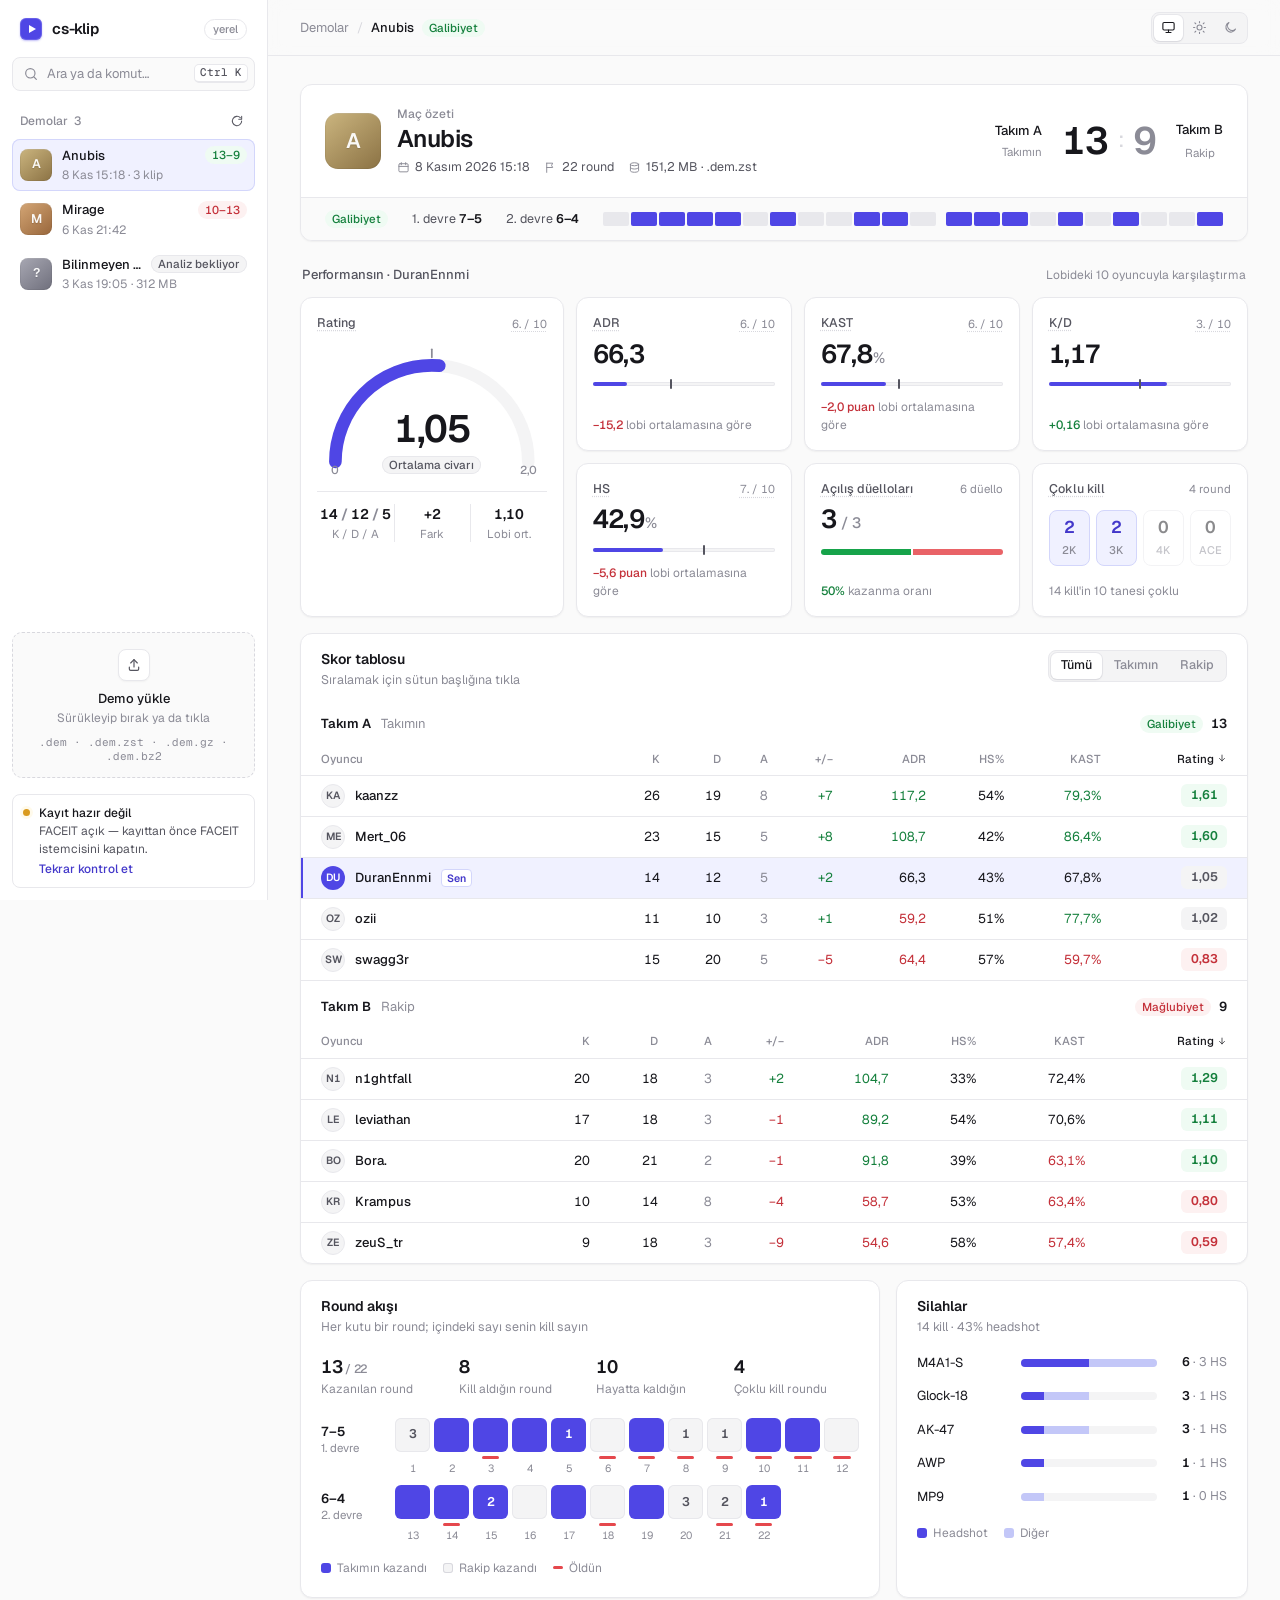
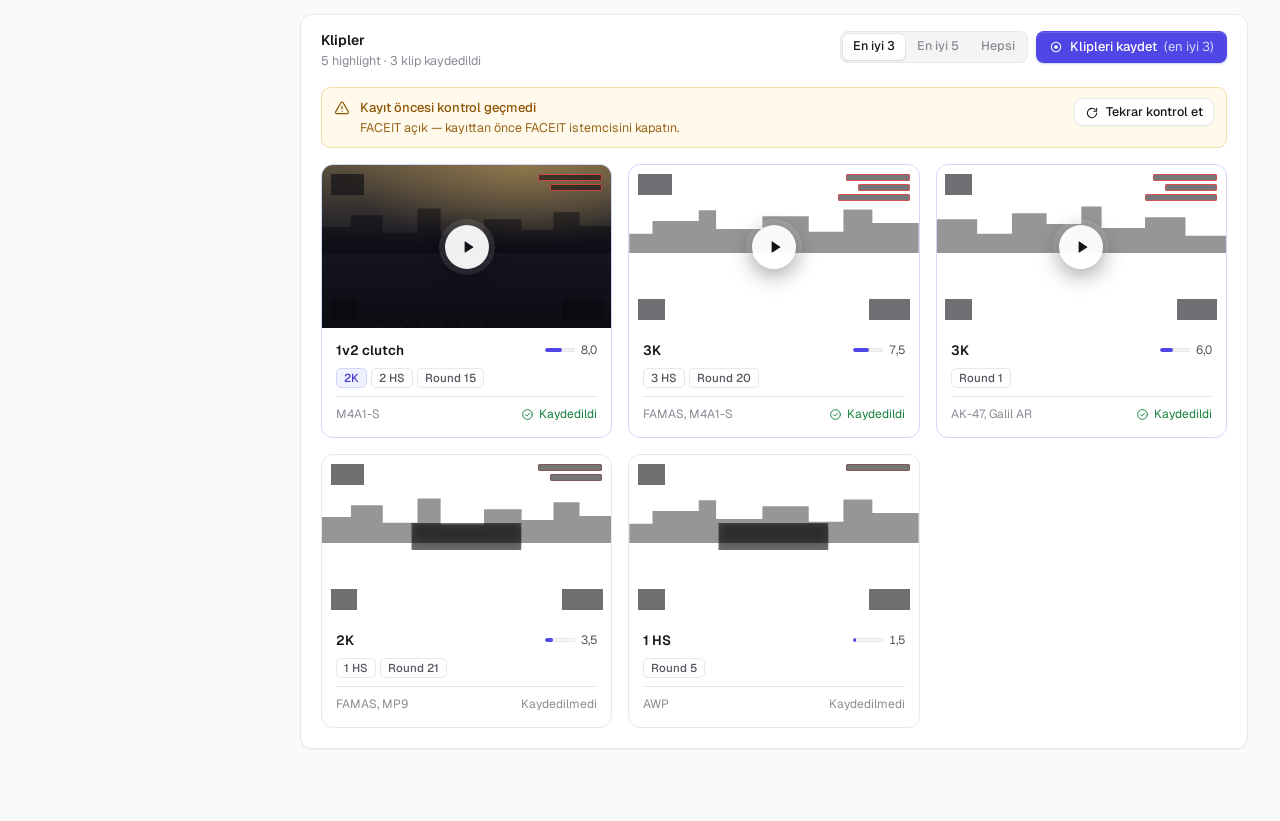
<file: tasarimlar/09-sade-aydinlik.html>
<!doctype html>
<html lang="tr">
<head>
<meta charset="utf-8">
<meta name="viewport" content="width=device-width, initial-scale=1">
<title>cs-klip</title>
<meta name="description" content="cs-klip tasarım maketi 09 — Sade Aydınlık: CS2 demo istatistikleri ve highlight klipleri.">
<link rel="preconnect" href="https://fonts.googleapis.com">
<link rel="preconnect" href="https://fonts.gstatic.com" crossorigin>
<link rel="stylesheet" href="https://fonts.googleapis.com/css2?family=Geist:wght@400;500;600;700&family=Geist+Mono:wght@400;500&display=swap">
<script>
  /* tema, ilk boyamadan önce uygulanır (yanıp sönme olmasın) */
  try {
    var t = localStorage.getItem('csklip-tema');
    if (t === 'acik') document.documentElement.dataset.theme = 'light';
    if (t === 'koyu') document.documentElement.dataset.theme = 'dark';
  } catch (e) {}
</script>
<style>
/* =========================================================
   cs-klip · 09 Sade Aydınlık
   Tek vurgu: indigo. Durum renkleri (iyi/kötü/uyarı) yalnız anlam taşır.
   ========================================================= */
:root {
  --bg: #fafafa;
  --panel: #ffffff;
  --subtle: #f4f4f5;
  --hover: #f4f4f6;
  --border: #e8e8ec;
  --border-2: #d8d8de;
  --text: #17171c;
  --text-2: #55555f;
  --text-3: #8b8b96;

  --accent: #4f46e5;
  --accent-h: #4338ca;
  --accent-soft: #f0f1ff;
  --accent-line: #d3d6fb;
  --accent-mid: #c3c7f8;
  --accent-ink: #4338ca;

  --good: #16a34a;  --good-soft: #effbf3; --good-ink: #15803d;
  --bad: #e5484d;   --bad-soft: #fdf1f1;  --bad-ink: #c4313a;
  --warn-soft: #fffaeb; --warn-line: #f3dea6; --warn-ink: #8f5506;

  --thumb: #ffffff;
  --tip-bg: #18181b; --tip-fg: #fafafa;
  --scrim: rgba(17, 17, 24, .28);

  --shadow-sm: 0 1px 2px rgba(16, 16, 24, .04);
  --shadow: 0 1px 2px rgba(16, 16, 24, .04), 0 1px 3px -1px rgba(16, 16, 24, .04);
  --shadow-md: 0 1px 2px rgba(16, 16, 24, .04), 0 6px 16px -6px rgba(16, 16, 24, .10);
  --shadow-lg: 0 24px 56px -16px rgba(16, 16, 24, .22), 0 2px 6px rgba(16, 16, 24, .06);

  --font: "Geist", "Inter", ui-sans-serif, system-ui, -apple-system, "Segoe UI", Roboto, sans-serif;
  --mono: "Geist Mono", ui-monospace, "SF Mono", "Cascadia Mono", Consolas, monospace;
  --ease: cubic-bezier(.2, .8, .2, 1);
  color-scheme: light;
}
@media (prefers-color-scheme: dark) {
  :root:not([data-theme="light"]) {
    --bg: #0b0b0e; --panel: #121216; --subtle: #1a1a20; --hover: #1c1c22;
    --border: #25252c; --border-2: #34343d;
    --text: #ededf0; --text-2: #a3a3ad; --text-3: #6f6f7a;
    --accent: #6366f1; --accent-h: #7376f4; --accent-soft: rgba(99, 102, 241, .12);
    --accent-line: rgba(129, 140, 248, .34); --accent-mid: rgba(129, 140, 248, .38); --accent-ink: #a5b4fc;
    --good: #3fb950; --good-soft: rgba(63, 185, 80, .12); --good-ink: #63d27d;
    --bad: #f2555a; --bad-soft: rgba(242, 85, 90, .12); --bad-ink: #ff8589;
    --warn-soft: rgba(245, 176, 65, .09); --warn-line: rgba(245, 176, 65, .26); --warn-ink: #f0b75a;
    --thumb: #2a2a32; --tip-bg: #ededf0; --tip-fg: #121216; --scrim: rgba(0, 0, 0, .55);
    --shadow-sm: 0 1px 2px rgba(0, 0, 0, .3);
    --shadow: 0 1px 2px rgba(0, 0, 0, .3);
    --shadow-md: 0 1px 2px rgba(0, 0, 0, .3), 0 8px 20px -8px rgba(0, 0, 0, .5);
    --shadow-lg: 0 24px 56px -12px rgba(0, 0, 0, .6), 0 0 0 1px rgba(255, 255, 255, .04);
    color-scheme: dark;
  }
}
:root[data-theme="dark"] {
  --bg: #0b0b0e; --panel: #121216; --subtle: #1a1a20; --hover: #1c1c22;
  --border: #25252c; --border-2: #34343d;
  --text: #ededf0; --text-2: #a3a3ad; --text-3: #6f6f7a;
  --accent: #6366f1; --accent-h: #7376f4; --accent-soft: rgba(99, 102, 241, .12);
  --accent-line: rgba(129, 140, 248, .34); --accent-mid: rgba(129, 140, 248, .38); --accent-ink: #a5b4fc;
  --good: #3fb950; --good-soft: rgba(63, 185, 80, .12); --good-ink: #63d27d;
  --bad: #f2555a; --bad-soft: rgba(242, 85, 90, .12); --bad-ink: #ff8589;
  --warn-soft: rgba(245, 176, 65, .09); --warn-line: rgba(245, 176, 65, .26); --warn-ink: #f0b75a;
  --thumb: #2a2a32; --tip-bg: #ededf0; --tip-fg: #121216; --scrim: rgba(0, 0, 0, .55);
  --shadow-sm: 0 1px 2px rgba(0, 0, 0, .3);
  --shadow: 0 1px 2px rgba(0, 0, 0, .3);
  --shadow-md: 0 1px 2px rgba(0, 0, 0, .3), 0 8px 20px -8px rgba(0, 0, 0, .5);
  --shadow-lg: 0 24px 56px -12px rgba(0, 0, 0, .6), 0 0 0 1px rgba(255, 255, 255, .04);
  color-scheme: dark;
}

* { box-sizing: border-box; }
html { -webkit-text-size-adjust: 100%; }
body {
  margin: 0; min-height: 100vh;
  background: var(--bg); color: var(--text);
  font: 14px/1.5 var(--font);
  -webkit-font-smoothing: antialiased; -moz-osx-font-smoothing: grayscale;
  overflow-x: hidden;
}
button, input { font: inherit; color: inherit; }
button { -webkit-tap-highlight-color: transparent; }
[hidden] { display: none !important; }
:focus-visible { outline: 2px solid var(--accent); outline-offset: 2px; border-radius: 6px; }
::selection { background: var(--accent-line); }
.i { display: block; flex: none; }
.num, .tnum { font-variant-numeric: tabular-nums; }
.mono { font-family: var(--mono); }
.muted { color: var(--text-3); }

/* ---------- iskelet ---------- */
.app { display: grid; grid-template-columns: 268px minmax(0, 1fr); min-height: 100vh; }
.main { min-width: 0; }

/* ---------- kenar çubuğu ---------- */
.side {
  position: sticky; top: 0; height: 100vh; height: 100dvh;
  display: flex; flex-direction: column;
  padding: 14px 12px 12px;
  background: var(--panel); border-right: 1px solid var(--border);
  overflow-y: auto; overscroll-behavior: contain;
}
.brand { display: flex; align-items: center; gap: 10px; padding: 4px 8px 16px; }
.mark {
  width: 22px; height: 22px; border-radius: 6px; background: var(--accent);
  display: grid; place-items: center; flex: none;
  box-shadow: inset 0 0 0 1px rgba(255, 255, 255, .14), 0 1px 2px rgba(79, 70, 229, .35);
}
.mark::after {
  content: ""; width: 0; height: 0; margin-left: 2px;
  border-left: 7px solid #fff; border-top: 4.5px solid transparent; border-bottom: 4.5px solid transparent;
}
.brand b { font-size: 15px; font-weight: 600; letter-spacing: -.015em; }
.env {
  margin-left: auto; font-size: 11px; font-weight: 500; color: var(--text-3);
  border: 1px solid var(--border); border-radius: 999px; padding: 1px 8px;
}
.side .close { margin-left: 4px; display: none; }

.search {
  display: flex; align-items: center; gap: 8px; width: 100%; height: 34px;
  padding: 0 6px 0 10px; border: 1px solid var(--border); border-radius: 8px;
  background: var(--bg); color: var(--text-3); cursor: pointer; text-align: left;
  font-size: 13px; transition: border-color .15s, box-shadow .15s, background .15s;
}
.search:hover { border-color: var(--border-2); box-shadow: var(--shadow-sm); }
.search span { flex: 1; }
kbd {
  font: 500 11px/1.4 var(--mono); color: var(--text-2);
  background: var(--panel); border: 1px solid var(--border); border-bottom-width: 2px;
  border-radius: 5px; padding: 0 5px; white-space: nowrap;
}

.nav-h {
  display: flex; align-items: center; gap: 6px;
  padding: 18px 8px 6px; font-size: 12px; font-weight: 500; color: var(--text-3);
}
.nav-h .count { font-variant-numeric: tabular-nums; }
.nav-h .ibtn { margin-left: auto; width: 24px; height: 24px; }

.demos { list-style: none; margin: 0; padding: 0; display: flex; flex-direction: column; gap: 2px; }
.demo {
  display: flex; align-items: center; gap: 10px; width: 100%;
  padding: 7px 8px; border: 0; border-radius: 8px; background: none;
  text-align: left; cursor: pointer; transition: background .12s, box-shadow .12s;
}
.demo:hover { background: var(--hover); }
.demo.on { background: var(--accent-soft); box-shadow: inset 0 0 0 1px var(--accent-line); }
.demo-g { min-width: 0; flex: 1; display: flex; flex-direction: column; gap: 1px; }
.demo-u { display: flex; align-items: center; gap: 8px; }
.demo-u b { font-size: 13px; font-weight: 500; flex: 1; min-width: 0; overflow: hidden; text-overflow: ellipsis; white-space: nowrap; }
.demo-a { font-size: 12px; color: var(--text-3); overflow: hidden; text-overflow: ellipsis; white-space: nowrap; }
.demo-a .live { color: var(--accent-ink); }

/* harita kutucuğu */
.mt {
  width: 32px; height: 32px; border-radius: 8px; flex: none;
  display: grid; place-items: center; font-size: 12.5px; font-weight: 600; color: rgba(255, 255, 255, .95);
  background: var(--mt); box-shadow: inset 0 0 0 1px rgba(0, 0, 0, .06), inset 0 1px 0 rgba(255, 255, 255, .18);
  letter-spacing: -.01em; text-shadow: 0 1px 1px rgba(0, 0, 0, .15);
}
.mt.lg { width: 56px; height: 56px; border-radius: 13px; font-size: 21px; }
.mt.sm { width: 24px; height: 24px; border-radius: 6px; font-size: 10.5px; }
[data-map] { --mt: linear-gradient(140deg, #a8a8b3, #6f6f7c); --tint: #7d7f96; }
[data-map="anubis"]  { --mt: linear-gradient(140deg, #cbb57f, #8b7244); --tint: #b8975a; }
[data-map="mirage"]  { --mt: linear-gradient(140deg, #d4a675, #98663b); --tint: #c98a50; }
[data-map="inferno"] { --mt: linear-gradient(140deg, #bf8770, #7a4636); --tint: #b8664c; }
[data-map="dust2"]   { --mt: linear-gradient(140deg, #d9bf8a, #a0804c); --tint: #c7a467; }
[data-map="nuke"]    { --mt: linear-gradient(140deg, #8fa3b5, #55687c); --tint: #6d8aa6; }
[data-map="ancient"] { --mt: linear-gradient(140deg, #8fae8a, #546f50); --tint: #6f9b6a; }
[data-map="vertigo"] { --mt: linear-gradient(140deg, #9aa6c4, #5c6789); --tint: #7b88b0; }
[data-map="overpass"]{ --mt: linear-gradient(140deg, #9db3a2, #5f7866); --tint: #7b9a84; }
[data-map="train"]   { --mt: linear-gradient(140deg, #a59a8c, #675d52); --tint: #8d7f6f; }

.pill {
  display: inline-flex; align-items: center; gap: 5px; flex: none;
  font-size: 11.5px; font-weight: 500; line-height: 18px; padding: 0 7px; border-radius: 999px;
  font-variant-numeric: tabular-nums; white-space: nowrap;
}
.pill.g { background: var(--good-soft); color: var(--good-ink); }
.pill.m { background: var(--bad-soft); color: var(--bad-ink); }
.pill.n { background: var(--subtle); color: var(--text-2); box-shadow: inset 0 0 0 1px var(--border); }
.pill.a { background: var(--accent-soft); color: var(--accent-ink); }

/* yükleme alanı */
.side-alt { margin-top: auto; padding-top: 16px; display: flex; flex-direction: column; gap: 8px; }
.drop {
  display: block; position: relative; padding: 16px 12px 14px; text-align: center; cursor: pointer;
  border: 1px dashed var(--border-2); border-radius: 10px; background: var(--bg);
  transition: border-color .15s, background .15s, transform .15s;
}
.drop:hover { border-color: var(--text-3); }
.drop.over { border-color: var(--accent); background: var(--accent-soft); transform: scale(1.01); }
.drop .ic {
  width: 32px; height: 32px; margin: 0 auto 8px; border-radius: 8px; display: grid; place-items: center;
  background: var(--panel); border: 1px solid var(--border); box-shadow: var(--shadow-sm); color: var(--text-2);
  transition: color .15s, transform .2s var(--ease);
}
.drop:hover .ic, .drop.over .ic { color: var(--accent); transform: translateY(-1px); }
.drop strong { display: block; font-size: 13px; font-weight: 500; }
.drop span { display: block; font-size: 12px; color: var(--text-3); margin-top: 1px; }
.drop small { display: block; margin-top: 8px; font: 11px var(--mono); color: var(--text-3); }

.ups { display: flex; flex-direction: column; gap: 6px; }
.up { padding: 8px 10px; border: 1px solid var(--border); border-radius: 8px; background: var(--panel); animation: gir .25s var(--ease) both; }
.up-u { display: flex; justify-content: space-between; gap: 8px; font-size: 12px; }
.up-u span:first-child { overflow: hidden; text-overflow: ellipsis; white-space: nowrap; min-width: 0; }
.up-u span:last-child { color: var(--text-3); font-variant-numeric: tabular-nums; }
.up .bar { margin: 6px 0 0; height: 4px; }

.status {
  display: flex; align-items: flex-start; gap: 9px; padding: 9px 10px;
  border-radius: 8px; font-size: 12px; color: var(--text-2); border: 1px solid var(--border);
}
.status .dot { width: 7px; height: 7px; border-radius: 50%; margin-top: 5px; flex: none; background: var(--text-3); }
.status.ok .dot { background: var(--good); box-shadow: 0 0 0 3px var(--good-soft); }
.status.warn .dot { background: #d99a1e; box-shadow: 0 0 0 3px var(--warn-soft); }
.status b { display: block; font-weight: 500; color: var(--text); }
.status .lnk { margin-top: 2px; }

.lnk {
  border: 0; background: none; padding: 0; cursor: pointer;
  color: var(--accent-ink); font-size: 12px; font-weight: 500;
}
.lnk:hover { text-decoration: underline; text-underline-offset: 2px; }

/* ---------- üst çubuk ---------- */
.top {
  position: sticky; top: 0; z-index: 30;
  display: flex; align-items: center; gap: 12px; height: 56px; padding: 0 32px;
  background: var(--bg);
  background: color-mix(in srgb, var(--bg) 84%, transparent);
  -webkit-backdrop-filter: saturate(1.4) blur(10px); backdrop-filter: saturate(1.4) blur(10px);
  border-bottom: 1px solid var(--border);
}
.crumb { display: flex; align-items: center; gap: 8px; min-width: 0; font-size: 13px; color: var(--text-3); }
.crumb .sl { color: var(--border-2); }
.crumb b { color: var(--text); font-weight: 500; white-space: nowrap; overflow: hidden; text-overflow: ellipsis; }
.top-r { margin-left: auto; display: flex; align-items: center; gap: 8px; }
.ibtn {
  width: 32px; height: 32px; border-radius: 8px; border: 1px solid transparent; background: none;
  display: grid; place-items: center; color: var(--text-2); cursor: pointer;
  transition: background .15s, color .15s, border-color .15s;
}
.ibtn:hover { background: var(--hover); color: var(--text); }
.ibtn.bordered { border-color: var(--border); background: var(--panel); box-shadow: var(--shadow-sm); }
.menu, .ara-m { display: none; }
.ibtn.spin-once .i { animation: don .6s var(--ease); }

/* ---------- segment kontrol ---------- */
.seg {
  position: relative; display: inline-flex; gap: 2px; padding: 2px;
  background: var(--subtle); border: 1px solid var(--border); border-radius: 8px; flex: none;
}
.seg-th {
  position: absolute; top: 2px; bottom: 2px; left: 0; width: 0; border-radius: 6px;
  background: var(--thumb); box-shadow: 0 1px 2px rgba(16, 16, 24, .08), 0 0 0 1px var(--border);
  transition: left .24s var(--ease), width .24s var(--ease);
}
.seg.ilk .seg-th { transition: none; }
.seg button {
  position: relative; z-index: 1; border: 0; background: none; cursor: pointer;
  height: 26px; padding: 0 10px; border-radius: 6px;
  font-size: 12.5px; font-weight: 500; color: var(--text-3); white-space: nowrap;
  transition: color .15s;
}
.seg button:hover { color: var(--text-2); }
.seg button[aria-pressed="true"] { color: var(--text); }
.seg.icon button { padding: 0 7px; display: grid; place-items: center; }

/* ---------- içerik ---------- */
.content { max-width: 1180px; margin: 0 auto; padding: 28px 32px 72px; display: flex; flex-direction: column; gap: 16px; }
.sec { animation: gir .45s var(--ease) both; animation-delay: calc(var(--i, 0) * 50ms); }
@keyframes gir { from { opacity: 0; transform: translateY(6px); } }
@keyframes don { to { transform: rotate(360deg); } }
@keyframes dolu { from { width: 0; } }

.card { background: var(--panel); border: 1px solid var(--border); border-radius: 12px; box-shadow: var(--shadow); min-width: 0; }
.card-h {
  display: flex; align-items: flex-start; justify-content: space-between; gap: 12px 16px;
  padding: 16px 20px 0;
}
.card-h.line { padding-bottom: 14px; border-bottom: 1px solid var(--border); }
.card-h h2 { margin: 0; font-size: 14px; font-weight: 600; letter-spacing: -.005em; line-height: 1.4; }
.card-h p { margin: 2px 0 0; font-size: 12.5px; color: var(--text-3); }
.card-b { padding: 16px 20px 20px; }
.acts { display: flex; align-items: center; gap: 8px; flex-wrap: wrap; }
.sec-t { display: flex; align-items: baseline; justify-content: space-between; gap: 12px; margin: 8px 2px -4px; }
.sec-t h2 { margin: 0; font-size: 13px; font-weight: 500; color: var(--text-2); }
.sec-t span { font-size: 12px; color: var(--text-3); }

/* ---------- düğmeler ---------- */
.btn {
  display: inline-flex; align-items: center; justify-content: center; gap: 7px; height: 32px; padding: 0 12px;
  border-radius: 8px; border: 1px solid var(--border); background: var(--panel); color: var(--text);
  font-size: 13px; font-weight: 500; cursor: pointer; white-space: nowrap; box-shadow: var(--shadow-sm);
  transition: background .15s, border-color .15s, box-shadow .15s, transform .06s, opacity .15s;
}
.btn:hover { background: var(--hover); border-color: var(--border-2); }
.btn:active { transform: translateY(.5px); }
.btn.pri {
  background: var(--accent); color: #fff; border-color: transparent;
  box-shadow: 0 1px 2px rgba(79, 70, 229, .28), inset 0 1px 0 rgba(255, 255, 255, .14);
}
.btn.pri:hover { background: var(--accent-h); }
.btn.sm { height: 28px; padding: 0 10px; font-size: 12.5px; }
.btn:disabled { opacity: .55; cursor: not-allowed; transform: none; }
.btn .n { font-weight: 400; opacity: .78; }

/* ---------- maç başlığı ---------- */
.match { overflow: hidden; }
.match-top { display: grid; grid-template-columns: minmax(0, 1fr) auto; align-items: center; gap: 24px; padding: 20px 24px; }
.match-l { display: flex; align-items: center; gap: 16px; min-width: 0; }
.eyebrow { font-size: 12px; font-weight: 500; color: var(--text-3); display: flex; align-items: center; gap: 8px; }
.match h1 { margin: 2px 0 4px; font-size: 24px; line-height: 1.2; font-weight: 600; letter-spacing: -.022em; }
.meta { display: flex; flex-wrap: wrap; gap: 2px 14px; font-size: 12.5px; color: var(--text-2); }
.meta span { display: inline-flex; align-items: center; gap: 5px; white-space: nowrap; }
.meta .i { color: var(--text-3); }

.scoreline { display: flex; align-items: center; gap: 20px; }
.tm { display: flex; flex-direction: column; gap: 2px; font-size: 13px; font-weight: 500; }
.tm small { font-size: 11.5px; font-weight: 400; color: var(--text-3); }
.tm.r { text-align: left; }
.tm.l { text-align: right; }
.bigscore { display: flex; align-items: center; gap: 10px; font-size: 38px; font-weight: 600; letter-spacing: -.035em; line-height: 1; font-variant-numeric: tabular-nums; }
.bigscore .lo { color: var(--text-3); }
.bigscore .sep { font-size: 22px; color: var(--border-2); font-weight: 400; transform: translateY(-2px); }
.result { justify-self: end; }

.match-f {
  display: flex; align-items: center; gap: 16px 24px; flex-wrap: wrap;
  padding: 12px 24px; background: var(--bg); border-top: 1px solid var(--border);
  font-size: 12.5px; color: var(--text-2);
}
.match-f b { font-weight: 600; color: var(--text); font-variant-numeric: tabular-nums; }
.strip { flex: 1; min-width: 160px; display: flex; gap: 2px; height: 14px; align-items: stretch; }
.strip i { flex: 1; border-radius: 2px; background: var(--border); transition: transform .15s; }
.strip i.w { background: var(--accent); }
.strip i.gap { flex: 0 0 6px; background: none; }
.strip i:hover { transform: scaleY(1.25); }

/* ---------- kutucuklar ---------- */
.tiles { display: grid; grid-template-columns: minmax(0, 1.22fr) repeat(3, minmax(0, 1fr)); gap: 12px; }
.tile { padding: 16px; display: flex; flex-direction: column; gap: 4px; transition: border-color .18s, box-shadow .18s; }
.tile:hover { border-color: var(--border-2); box-shadow: var(--shadow-md); }
.tile-h { display: flex; align-items: center; justify-content: space-between; gap: 8px; font-size: 12.5px; font-weight: 500; color: var(--text-2); }
.tile-h [data-tip] { cursor: help; text-decoration: underline dotted var(--border-2); text-underline-offset: 3px; }
.rank { font-size: 11.5px; font-weight: 400; color: var(--text-3); font-variant-numeric: tabular-nums; white-space: nowrap; }
.tile-v { font-size: 26px; font-weight: 600; letter-spacing: -.025em; line-height: 1.2; font-variant-numeric: tabular-nums; margin-top: 2px; }
.tile-v small { font-size: 15px; font-weight: 500; color: var(--text-3); letter-spacing: 0; margin-left: 1px; }
.tile-f { font-size: 12px; color: var(--text-3); margin-top: auto; padding-top: 2px; }
.delta { font-weight: 500; font-variant-numeric: tabular-nums; }
.delta.pos { color: var(--good-ink); }
.delta.neg { color: var(--bad-ink); }

.range { position: relative; height: 4px; border-radius: 99px; background: var(--subtle); margin: 8px 0 6px; box-shadow: inset 0 0 0 1px var(--border); }
.range-fill { position: absolute; top: 0; bottom: 0; left: 0; border-radius: inherit; background: var(--accent); animation: dolu .8s var(--ease) both; }
.range-avg { position: absolute; top: -3px; width: 2px; height: 10px; margin-left: -1px; border-radius: 2px; background: var(--text-2); }

.tile.rating { grid-row: span 2; }
.gauge { position: relative; width: 100%; max-width: 230px; margin: 10px auto 0; }
.gauge svg { display: block; width: 100%; height: auto; overflow: visible; }
.gauge .trk { stroke: var(--subtle); }
.gauge .val { stroke: var(--accent); animation: yay 1s var(--ease) both; }
.gauge .tick { stroke: var(--text-3); }
.gauge text { fill: var(--text-3); font: 500 10px var(--font); }
@keyframes yay { from { stroke-dashoffset: 100; } }
.gauge-c { position: absolute; left: 0; right: 0; bottom: 0; text-align: center; }
.gauge-c b { display: block; font-size: 38px; font-weight: 600; letter-spacing: -.035em; line-height: 1; font-variant-numeric: tabular-nums; }
.gauge-c .pill { margin-top: 8px; }
.r-sub { display: grid; grid-template-columns: repeat(3, minmax(0, 1fr)); margin-top: 16px; border-top: 1px solid var(--border); padding-top: 12px; }
.r-sub div { text-align: center; font-size: 11.5px; color: var(--text-3); }
.r-sub div + div { border-left: 1px solid var(--border); }
.r-sub b { display: block; font-size: 14px; font-weight: 600; color: var(--text); font-variant-numeric: tabular-nums; }

.split { display: flex; gap: 2px; height: 6px; margin: 9px 0 6px; border-radius: 99px; overflow: hidden; }
.split i { background: var(--good); animation: dolu .8s var(--ease) both; }
.split i.d { background: var(--bad); opacity: .85; }
.split i.e { background: var(--subtle); flex: 1; }

.mk { display: grid; grid-template-columns: repeat(4, minmax(0, 1fr)); gap: 6px; margin-top: 8px; }
.mk div { border: 1px solid var(--border); border-radius: 8px; padding: 6px 0 5px; text-align: center; transition: background .15s; }
.mk b { display: block; font-size: 17px; font-weight: 600; line-height: 1.25; font-variant-numeric: tabular-nums; }
.mk span { font-size: 11px; color: var(--text-3); font-weight: 500; }
.mk .z { opacity: .5; }
.mk .on { background: var(--accent-soft); border-color: var(--accent-line); }
.mk .on b { color: var(--accent-ink); }

/* ---------- skor tablosu ---------- */
.team + .team { border-top: 1px solid var(--border); }
.team-h { display: flex; align-items: center; gap: 10px; padding: 16px 20px 8px; font-size: 13px; }
.team-h b { font-weight: 600; }
.team-h .ts { margin-left: auto; font-size: 13px; font-weight: 600; font-variant-numeric: tabular-nums; display: flex; align-items: center; gap: 8px; }
.tw { overflow-x: auto; }
table.sb { width: 100%; border-collapse: collapse; font-size: 13px; font-variant-numeric: tabular-nums; }
.sb th { padding: 6px 10px; text-align: right; font-size: 11.5px; font-weight: 500; color: var(--text-3); white-space: nowrap; }
.sb th button {
  border: 0; background: none; padding: 2px 0; cursor: pointer; color: inherit; font: inherit;
  display: inline-flex; align-items: center; gap: 3px; transition: color .15s;
}
.sb th button:hover { color: var(--text); }
.sb th.on button { color: var(--text); }
.sb th .ar { width: 10px; height: 10px; }
.sb td { padding: 8px 10px; text-align: right; border-top: 1px solid var(--border); white-space: nowrap; }
.sb th:first-child, .sb td:first-child { text-align: left; padding-left: 20px; }
.sb th:last-child, .sb td:last-child { padding-right: 20px; }
.sb tbody tr { transition: background .12s; }
.sb tbody tr:hover { background: var(--hover); }
.sb tr.me { background: var(--accent-soft); }
.sb tr.me td:first-child { box-shadow: inset 2px 0 0 var(--accent); }
.pl { display: flex; align-items: center; gap: 10px; min-width: 0; }
.pl span.n { overflow: hidden; text-overflow: ellipsis; max-width: 180px; font-weight: 500; }
.av {
  width: 24px; height: 24px; border-radius: 50%; flex: none; display: grid; place-items: center;
  font-size: 10.5px; font-weight: 600; background: var(--subtle); color: var(--text-2); border: 1px solid var(--border);
}
.me .av { background: var(--accent); color: #fff; border-color: transparent; }
.you { font-size: 10.5px; font-weight: 600; color: var(--accent-ink); border: 1px solid var(--accent-line); background: var(--panel); border-radius: 4px; padding: 0 5px; line-height: 16px; }
.rt { display: inline-block; min-width: 46px; text-align: center; padding: 2px 6px; border-radius: 6px; font-weight: 600; font-size: 12.5px; }
.rt.iyi { background: var(--good-soft); color: var(--good-ink); }
.rt.orta { background: var(--subtle); color: var(--text-2); }
.rt.kotu { background: var(--bad-soft); color: var(--bad-ink); }
.c-iyi { color: var(--good-ink); }
.c-kotu { color: var(--bad-ink); }
.dim { color: var(--text-3); }

/* ---------- roundlar ---------- */
.duo { display: grid; grid-template-columns: minmax(0, 1.65fr) minmax(0, 1fr); gap: 16px; }
.rsum { display: grid; grid-template-columns: repeat(4, minmax(0, 1fr)); gap: 12px; margin-bottom: 20px; }
.rsum div { font-size: 12px; color: var(--text-3); }
.rsum b { display: block; font-size: 18px; font-weight: 600; color: var(--text); letter-spacing: -.015em; font-variant-numeric: tabular-nums; }
.rsum b small { font-size: 12px; color: var(--text-3); font-weight: 500; }
.half { display: grid; grid-template-columns: 62px minmax(0, 1fr); gap: 12px; align-items: start; }
.half + .half { margin-top: 12px; }
.half-l { font-size: 11.5px; color: var(--text-3); padding-top: 6px; line-height: 1.3; }
.half-l b { display: block; font-size: 13px; color: var(--text); font-weight: 600; font-variant-numeric: tabular-nums; }
.rgrid { display: grid; grid-template-columns: repeat(12, minmax(0, 1fr)); gap: 4px; }
.r { display: flex; flex-direction: column; align-items: center; gap: 4px; min-width: 0; }
.rc {
  width: 100%; height: 34px; border-radius: 6px; display: grid; place-items: center;
  font-size: 12.5px; font-weight: 600; font-variant-numeric: tabular-nums; cursor: default;
  transition: transform .18s var(--ease), box-shadow .18s;
}
.rc.w { background: var(--accent); color: #fff; }
.rc.l { background: var(--subtle); color: var(--text-2); box-shadow: inset 0 0 0 1px var(--border); }
.rc:hover { transform: translateY(-2px); box-shadow: var(--shadow-md); }
.rc.l:hover { box-shadow: inset 0 0 0 1px var(--border-2), var(--shadow-md); }
.rd { width: 50%; height: 3px; border-radius: 2px; background: transparent; }
.rd.on { background: var(--bad); }
.rn { font-size: 10.5px; color: var(--text-3); font-variant-numeric: tabular-nums; line-height: 1; }
.legend { display: flex; flex-wrap: wrap; gap: 6px 16px; margin-top: 18px; font-size: 12px; color: var(--text-3); }
.legend span { display: inline-flex; align-items: center; gap: 6px; }
.legend i { width: 10px; height: 10px; border-radius: 3px; display: inline-block; }
.legend i.w { background: var(--accent); }
.legend i.l { background: var(--subtle); box-shadow: inset 0 0 0 1px var(--border-2); }
.legend i.d { width: 10px; height: 3px; border-radius: 2px; background: var(--bad); }

/* ---------- silahlar ---------- */
.wl { display: flex; flex-direction: column; gap: 14px; }
.wr { display: grid; grid-template-columns: 92px minmax(0, 1fr) 58px; align-items: center; gap: 12px; font-size: 13px; }
.wr .wa { overflow: hidden; text-overflow: ellipsis; white-space: nowrap; }
.wb { display: flex; height: 8px; border-radius: 99px; background: var(--subtle); overflow: hidden; }
.wb i { height: 100%; animation: dolu .8s var(--ease) both; }
.wb i.hs { background: var(--accent); }
.wb i.ot { background: var(--accent-mid); }
.wn { text-align: right; font-size: 12.5px; color: var(--text-3); font-variant-numeric: tabular-nums; white-space: nowrap; }
.wn b { color: var(--text); font-weight: 600; }

/* ---------- klipler ---------- */
.callout {
  display: flex; align-items: flex-start; gap: 10px; padding: 10px 12px; margin-bottom: 16px;
  border: 1px solid var(--border); border-radius: 9px; font-size: 13px; color: var(--text-2); background: var(--bg);
}
.callout .i { margin-top: 2px; }
.callout .grow { flex: 1; min-width: 0; }
.callout b { font-weight: 500; color: inherit; }
.callout p { margin: 1px 0 0; font-size: 12.5px; opacity: .9; }
.callout.warn { background: var(--warn-soft); border-color: var(--warn-line); color: var(--warn-ink); }
.callout.ok .i { color: var(--good); }
.callout .btn { margin-left: auto; flex: none; }
.callout.shake { animation: titre .4s; }
@keyframes titre { 20%, 60% { transform: translateX(-3px); } 40%, 80% { transform: translateX(3px); } }

.job {
  margin-bottom: 16px; padding: 14px 16px; border: 1px solid var(--border); border-radius: 10px; background: var(--bg);
  animation: gir .3s var(--ease) both;
}
.job-h { display: flex; align-items: center; gap: 10px; font-size: 13px; min-width: 0; }
.job-h b { font-weight: 600; white-space: nowrap; }
.job-h .msg { color: var(--text-2); overflow: hidden; text-overflow: ellipsis; white-space: nowrap; min-width: 0; }
.job-h .pct { margin-left: auto; color: var(--text-2); font-variant-numeric: tabular-nums; font-size: 12.5px; }
.job-h .ok { color: var(--good); }
.bar { height: 6px; border-radius: 99px; background: var(--subtle); overflow: hidden; margin: 12px 0; box-shadow: inset 0 0 0 1px var(--border); }
.bar i { display: block; height: 100%; width: 0; border-radius: inherit; background: var(--accent); transition: width .5s var(--ease); }
.job.run .bar i {
  background-image: linear-gradient(90deg, transparent 0, rgba(255, 255, 255, .35) 50%, transparent 100%);
  background-size: 200% 100%; background-repeat: no-repeat; animation: parilti 1.4s linear infinite;
}
.job.done .bar i { background: var(--good); }
@keyframes parilti { from { background-position: 150% 0; } to { background-position: -50% 0; } }
.steps { list-style: none; margin: 0; padding: 0; display: flex; flex-wrap: wrap; gap: 6px; }
.steps li {
  display: inline-flex; align-items: center; gap: 6px; padding: 2px 9px 2px 3px; border-radius: 999px;
  border: 1px solid var(--border); background: var(--panel); font-size: 12px; color: var(--text-3);
  transition: color .2s, border-color .2s;
}
.steps li .s { width: 16px; height: 16px; border-radius: 50%; display: grid; place-items: center; background: var(--subtle); font-size: 10px; font-weight: 600; }
.steps li.done { color: var(--text-2); }
.steps li.done .s { background: var(--accent); color: #fff; }
.steps li.cur { color: var(--text); border-color: var(--accent-line); }
.spin { width: 14px; height: 14px; border-radius: 50%; border: 2px solid var(--accent-line); border-top-color: var(--accent); animation: don .8s linear infinite; flex: none; }
.steps li.cur .s { background: none; }
.steps li.cur .spin { width: 14px; height: 14px; }
.spin.xs { width: 10px; height: 10px; border-width: 1.5px; }
details.log { margin-top: 12px; }
details.log summary {
  list-style: none; cursor: pointer; display: inline-flex; align-items: center; gap: 6px;
  font-size: 12px; font-weight: 500; color: var(--text-2);
}
details.log summary::-webkit-details-marker { display: none; }
details.log summary .i { transition: transform .2s var(--ease); }
details.log[open] summary .i { transform: rotate(90deg); }
details.log pre {
  margin: 8px 0 0; padding: 10px 12px; max-height: 170px; overflow: auto;
  font: 12px/1.65 var(--mono); color: var(--text-2); white-space: pre-wrap; word-break: break-word;
  background: var(--panel); border: 1px solid var(--border); border-radius: 8px;
}

.cgrid { display: grid; grid-template-columns: repeat(auto-fill, minmax(232px, 1fr)); gap: 16px; }
.clip {
  display: flex; flex-direction: column; min-width: 0; overflow: hidden;
  background: var(--panel); border: 1px solid var(--border); border-radius: 12px;
  transition: transform .22s var(--ease), box-shadow .22s, border-color .22s;
}
.clip:hover { transform: translateY(-2px); box-shadow: var(--shadow-md); border-color: var(--border-2); }
.clip.hedef { border-color: var(--accent-line); }
.clip.yeni { animation: yeni 1.4s var(--ease); }
@keyframes yeni { 0% { box-shadow: 0 0 0 4px var(--accent-line); } 100% { box-shadow: 0 0 0 0 transparent; } }

/* CSS ile çizilmiş küçük resim */
.thumb {
  position: relative; aspect-ratio: 16 / 9; overflow: hidden; isolation: isolate;
  background:
    radial-gradient(90% 70% at 70% 0%, color-mix(in srgb, var(--tint) 55%, transparent), transparent 70%),
    linear-gradient(180deg, color-mix(in srgb, var(--tint) 42%, #1a1c28) 0%, #141520 52%, #0c0d13 100%);
}
.thumb::before {
  content: ""; position: absolute; left: -60%; right: -60%; bottom: -12%; height: 62%; z-index: -1;
  background-image: linear-gradient(rgba(255, 255, 255, .10) 1px, transparent 1px), linear-gradient(90deg, rgba(255, 255, 255, .10) 1px, transparent 1px);
  background-size: 26px 26px; transform: perspective(150px) rotateX(58deg); transform-origin: bottom;
  -webkit-mask-image: linear-gradient(to top, #000 15%, transparent 95%); mask-image: linear-gradient(to top, #000 15%, transparent 95%);
}
.thumb::after { content: ""; position: absolute; inset: 0; background: radial-gradient(120% 90% at 50% 45%, transparent 55%, rgba(0, 0, 0, .45)); pointer-events: none; }
.sky { position: absolute; left: 0; right: 0; top: 24%; height: 30%; z-index: -1; background: rgba(6, 7, 12, .42); }
.sky.s0 { clip-path: polygon(0 100%, 0 46%, 10% 46%, 10% 22%, 21% 22%, 21% 58%, 33% 58%, 33% 8%, 41% 8%, 41% 62%, 56% 62%, 56% 30%, 69% 30%, 69% 52%, 80% 52%, 80% 16%, 89% 16%, 89% 44%, 100% 44%, 100% 100%); }
.sky.s1 { clip-path: polygon(0 100%, 0 30%, 14% 30%, 14% 60%, 26% 60%, 26% 18%, 38% 18%, 38% 40%, 50% 40%, 50% 4%, 57% 4%, 57% 48%, 72% 48%, 72% 26%, 86% 26%, 86% 64%, 100% 64%, 100% 100%); }
.sky.s2 { clip-path: polygon(0 100%, 0 60%, 8% 60%, 8% 34%, 24% 34%, 24% 12%, 30% 12%, 30% 50%, 46% 50%, 46% 24%, 62% 24%, 62% 56%, 74% 56%, 74% 10%, 84% 10%, 84% 38%, 100% 38%, 100% 100%); }
.kf { position: absolute; top: 9px; right: 9px; display: flex; flex-direction: column; align-items: flex-end; gap: 3px; }
.kf i { display: block; height: 7px; border-radius: 2px; background: rgba(8, 8, 12, .55); box-shadow: inset 0 0 0 1px rgba(232, 72, 72, .85); }
.tb {
  position: absolute; display: inline-flex; align-items: center; gap: 5px; padding: 0 6px; height: 20px; border-radius: 5px;
  font: 500 11px/20px var(--mono); color: #fff; background: rgba(10, 10, 16, .58);
  -webkit-backdrop-filter: blur(6px); backdrop-filter: blur(6px); box-shadow: inset 0 0 0 1px rgba(255, 255, 255, .08);
}
.tb.tl { top: 9px; left: 9px; }
.tb.bl { bottom: 9px; left: 9px; }
.tb.br { bottom: 9px; right: 9px; }
.tb.mid { left: 50%; top: 50%; transform: translate(-50%, -50%); font-family: var(--font); height: 26px; padding: 0 10px; color: rgba(255, 255, 255, .85); }
.clip.yok .thumb { filter: saturate(.35) brightness(.86); }
.play {
  position: absolute; left: 50%; top: 50%; width: 44px; height: 44px; margin: -22px 0 0 -22px;
  border: 0; border-radius: 50%; display: grid; place-items: center; cursor: pointer;
  background: rgba(255, 255, 255, .94); color: #121218;
  box-shadow: 0 6px 22px rgba(0, 0, 0, .38), 0 0 0 6px rgba(255, 255, 255, .12);
  transition: transform .22s var(--ease), box-shadow .22s;
}
.play .i { margin-left: 2px; }
.clip:hover .play { transform: scale(1.08); box-shadow: 0 8px 26px rgba(0, 0, 0, .45), 0 0 0 8px rgba(255, 255, 255, .14); }
.clip-b { padding: 12px 14px 14px; display: flex; flex-direction: column; gap: 8px; flex: 1; }
.clip-t { display: flex; align-items: center; justify-content: space-between; gap: 8px; }
.clip-t b { font-size: 13.5px; font-weight: 600; overflow: hidden; text-overflow: ellipsis; white-space: nowrap; }
.sc { display: inline-flex; align-items: center; gap: 6px; font-size: 12px; color: var(--text-2); font-variant-numeric: tabular-nums; flex: none; cursor: help; }
.meter { width: 30px; height: 4px; border-radius: 99px; background: var(--subtle); overflow: hidden; box-shadow: inset 0 0 0 1px var(--border); }
.meter i { display: block; height: 100%; background: var(--accent); border-radius: inherit; }
.chips { display: flex; flex-wrap: wrap; gap: 4px; min-height: 20px; }
.chip { font-size: 11.5px; font-weight: 500; line-height: 18px; padding: 0 7px; border-radius: 5px; border: 1px solid var(--border); color: var(--text-2); background: var(--panel); white-space: nowrap; }
.chip.a { background: var(--accent-soft); border-color: var(--accent-line); color: var(--accent-ink); }
.clip-m { display: flex; justify-content: space-between; gap: 8px; margin-top: auto; padding-top: 8px; border-top: 1px solid var(--border); font-size: 12px; color: var(--text-3); }
.clip-m span:first-child { overflow: hidden; text-overflow: ellipsis; white-space: nowrap; min-width: 0; }
.clip-m .st { display: inline-flex; align-items: center; gap: 5px; flex: none; }
.clip-m .st.ok { color: var(--good-ink); }
.clip-m .st.q { color: var(--accent-ink); }

/* ---------- boş / analiz durumu ---------- */
.empty { padding: 48px 24px; text-align: center; display: flex; flex-direction: column; align-items: center; }
.empty-ic { width: 44px; height: 44px; border-radius: 11px; display: grid; place-items: center; border: 1px solid var(--border); background: var(--bg); color: var(--text-2); box-shadow: var(--shadow-sm); margin-bottom: 16px; }
.empty h2 { margin: 0; font-size: 16px; font-weight: 600; letter-spacing: -.01em; }
.empty p { margin: 6px 0 0; max-width: 420px; font-size: 13px; color: var(--text-2); }
.file { display: inline-flex; align-items: center; gap: 10px; margin: 18px 0; padding: 6px 10px; border: 1px solid var(--border); border-radius: 8px; background: var(--bg); font-size: 12px; color: var(--text-3); max-width: 100%; }
.file .mono { color: var(--text-2); overflow: hidden; text-overflow: ellipsis; white-space: nowrap; min-width: 0; }
.empty .bar { width: min(320px, 100%); margin: 0 0 8px; }
.empty .msg { font-size: 12.5px; color: var(--text-3); margin: 0 0 16px; min-height: 19px; }
.empty .callout { text-align: left; max-width: 460px; }

/* ---------- katmanlar: komut çubuğu, oynatıcı, ipucu, bildirim ---------- */
.ovl {
  position: fixed; inset: 0; z-index: 100; display: flex; justify-content: center; align-items: flex-start;
  padding: 12vh 16px 16px; background: var(--scrim); animation: sol .15s ease both;
}
.ovl.mid { align-items: center; padding-top: 16px; }
@keyframes sol { from { opacity: 0; } }
.cmdk {
  width: 100%; max-width: 580px; overflow: hidden;
  background: var(--panel); border: 1px solid var(--border); border-radius: 14px; box-shadow: var(--shadow-lg);
  animation: pop .2s var(--ease) both;
}
@keyframes pop { from { opacity: 0; transform: scale(.98) translateY(-6px); } }
.cmdk-in { display: flex; align-items: center; gap: 10px; height: 52px; padding: 0 14px; border-bottom: 1px solid var(--border); color: var(--text-3); }
.cmdk-in input { flex: 1; min-width: 0; border: 0; outline: 0; background: none; font-size: 15px; color: var(--text); }
.cmdk-in input::placeholder { color: var(--text-3); }
.cmdk-l { max-height: min(380px, 56vh); overflow-y: auto; padding: 6px; }
.cmdk-g { padding: 8px 10px 4px; font-size: 11.5px; font-weight: 500; color: var(--text-3); }
.cmdk-i {
  display: flex; align-items: center; gap: 10px; width: 100%; padding: 8px 10px; border: 0; border-radius: 8px;
  background: none; text-align: left; cursor: pointer; font-size: 13.5px; color: var(--text);
}
.cmdk-i .ic { width: 24px; height: 24px; border-radius: 6px; display: grid; place-items: center; border: 1px solid var(--border); background: var(--bg); color: var(--text-2); flex: none; }
.cmdk-i .t { min-width: 0; overflow: hidden; text-overflow: ellipsis; white-space: nowrap; }
.cmdk-i .sub { margin-left: auto; padding-left: 8px; font-size: 12px; color: var(--text-3); white-space: nowrap; }
.cmdk-i[aria-selected="true"] { background: var(--hover); }
.cmdk-i[aria-selected="true"] .ic { color: var(--accent); border-color: var(--accent-line); }
.cmdk-none { padding: 28px 12px; text-align: center; font-size: 13px; color: var(--text-3); }
.cmdk-f { display: flex; gap: 16px; padding: 8px 14px; border-top: 1px solid var(--border); background: var(--bg); font-size: 11.5px; color: var(--text-3); }
.cmdk-f span { display: inline-flex; align-items: center; gap: 5px; }

.player { width: 100%; max-width: 860px; background: var(--panel); border: 1px solid var(--border); border-radius: 14px; overflow: hidden; box-shadow: var(--shadow-lg); animation: pop .22s var(--ease) both; }
.player .thumb { aspect-ratio: 16 / 9; }
.player .thumb .play { width: 60px; height: 60px; margin: -30px 0 0 -30px; }
.player .thumb.oynuyor .play { opacity: 0; transform: scale(.9); }
.ctl { display: flex; align-items: center; gap: 12px; padding: 12px 16px; border-top: 1px solid var(--border); }
.ctl .tl { flex: 1; height: 4px; border-radius: 99px; background: var(--subtle); overflow: hidden; box-shadow: inset 0 0 0 1px var(--border); }
.ctl .tl i { display: block; height: 100%; width: 100%; background: var(--accent); transform-origin: left; transform: scaleX(0); }
.ctl .tl i.go { animation: ilerle var(--sure, 12s) linear forwards; }
.ctl .tl i.go.dur { animation-play-state: paused; }
@keyframes ilerle { to { transform: scaleX(1); } }
.ctl .time { font: 500 12px var(--mono); color: var(--text-3); white-space: nowrap; }
.player-f { display: flex; align-items: center; gap: 12px; flex-wrap: wrap; padding: 14px 16px; border-top: 1px solid var(--border); background: var(--bg); }
.player-f .grow { flex: 1; min-width: 0; }
.player-f b { display: block; font-size: 14px; font-weight: 600; }
.player-f .mono { display: block; font-size: 12px; color: var(--text-3); overflow: hidden; text-overflow: ellipsis; white-space: nowrap; }

.tip {
  position: fixed; z-index: 130; left: 0; top: 0; pointer-events: none; max-width: 240px;
  padding: 6px 9px; border-radius: 7px; font-size: 12px; line-height: 1.45; white-space: pre-line;
  background: var(--tip-bg); color: var(--tip-fg); box-shadow: var(--shadow-lg);
  opacity: 0; transform: translateY(3px); transition: opacity .12s, transform .12s;
}
.tip.on { opacity: 1; transform: none; }

.toasts { position: fixed; right: 16px; bottom: 16px; z-index: 120; display: flex; flex-direction: column; gap: 8px; width: min(360px, calc(100vw - 32px)); pointer-events: none; }
.toast {
  pointer-events: auto; display: flex; align-items: flex-start; gap: 10px; padding: 12px 14px;
  background: var(--panel); border: 1px solid var(--border); border-radius: 10px; box-shadow: var(--shadow-lg);
  font-size: 13px; animation: tin .28s var(--ease) both;
}
.toast .i { margin-top: 1px; }
.toast.ok .i { color: var(--good); }
.toast.err .i { color: var(--bad); }
.toast.info .i { color: var(--accent); }
.toast b { display: block; font-weight: 500; }
.toast span { display: block; font-size: 12.5px; color: var(--text-2); margin-top: 1px; }
.toast.out { animation: tout .2s ease forwards; }
@keyframes tin { from { opacity: 0; transform: translateY(8px) scale(.98); } }
@keyframes tout { to { opacity: 0; transform: translateY(4px); } }

.dropovl {
  position: fixed; inset: 0; z-index: 110; display: grid; place-items: center; padding: 16px;
  background: color-mix(in srgb, var(--bg) 70%, transparent); -webkit-backdrop-filter: blur(4px); backdrop-filter: blur(4px);
  animation: sol .15s both; pointer-events: none;
}
.dropovl div {
  width: min(440px, 100%); padding: 40px 24px; text-align: center; border-radius: 16px;
  border: 1.5px dashed var(--accent); background: var(--panel); box-shadow: var(--shadow-lg);
}
.dropovl .ic { width: 44px; height: 44px; margin: 0 auto 12px; border-radius: 11px; display: grid; place-items: center; background: var(--accent-soft); color: var(--accent); }
.dropovl b { display: block; font-size: 15px; font-weight: 600; }
.dropovl span { font-size: 13px; color: var(--text-2); }

.scrim { display: none; }

/* ---------- duyarlı ---------- */
@media (max-width: 1080px) {
  .tiles { grid-template-columns: repeat(3, minmax(0, 1fr)); }
  .tile.rating { grid-row: auto; grid-column: 1 / -1; }
  .tile.rating .rating-in { display: grid; grid-template-columns: minmax(0, 220px) minmax(0, 1fr); gap: 24px; align-items: center; }
  .tile.rating .gauge { margin: 6px 0 0; }
  .tile.rating .r-sub { margin-top: 0; border-top: 0; padding-top: 0; }
  .duo { grid-template-columns: minmax(0, 1fr); }
}
@media (max-width: 960px) {
  .app { grid-template-columns: minmax(0, 1fr); }
  .side {
    position: fixed; left: 0; top: 0; bottom: 0; z-index: 90; width: min(300px, 86vw);
    transform: translateX(-102%); transition: transform .28s var(--ease), box-shadow .28s;
  }
  .side.acik { transform: none; box-shadow: var(--shadow-lg); }
  .side .close { display: grid; }
  .scrim { display: block; position: fixed; inset: 0; z-index: 80; background: var(--scrim); opacity: 0; pointer-events: none; transition: opacity .25s; }
  .scrim.on { opacity: 1; pointer-events: auto; }
  .menu, .ara-m { display: grid; }
  .top { padding: 0 16px; gap: 8px; }
  .content { padding: 20px 16px 56px; }
}
@media (max-width: 720px) {
  .tiles { grid-template-columns: repeat(2, minmax(0, 1fr)); }
  .tile.rating .rating-in { display: block; }
  .tile.rating .gauge { margin: 8px auto 0; }
  .tile.rating .r-sub { margin-top: 16px; border-top: 1px solid var(--border); padding-top: 12px; }
  .match-top { grid-template-columns: minmax(0, 1fr); gap: 18px; padding: 18px; }
  .scoreline { justify-content: space-between; padding-top: 16px; border-top: 1px solid var(--border); }
  .result { justify-self: start; }
  .match-f { padding: 12px 18px; }
  .rsum { grid-template-columns: repeat(2, minmax(0, 1fr)); }
}
@media (max-width: 560px) {
  .opt { display: none; }
  .card-h { padding: 14px 16px 0; flex-wrap: wrap; }
  .card-h.line { padding-bottom: 12px; }
  .card-b { padding: 14px 16px 16px; }
  .team-h { padding: 14px 16px 6px; }
  .sb th, .sb td { padding-left: 6px; padding-right: 6px; }
  .sb th:first-child, .sb td:first-child { padding-left: 14px; }
  .sb th:last-child, .sb td:last-child { padding-right: 14px; }
  .pl { gap: 6px; }
  .pl span.n { max-width: 84px; }
  .me .pl span.n { max-width: 66px; }
  .rt { min-width: 38px; padding: 2px 4px; font-size: 12px; }
  .you { padding: 0 4px; }
  .av { display: none; }
  .tile { padding: 14px; }
  .tile-v { font-size: 23px; }
  .match h1 { font-size: 21px; }
  .mt.lg { width: 48px; height: 48px; font-size: 18px; border-radius: 11px; }
  .bigscore { font-size: 32px; }
  .half { grid-template-columns: minmax(0, 1fr); gap: 6px; }
  .half-l { display: flex; align-items: baseline; gap: 8px; padding-top: 0; }
  .half-l b { display: inline; }
  .rgrid { gap: 3px; }
  .rc { height: 30px; font-size: 11.5px; border-radius: 5px; }
  .rn { font-size: 9.5px; }
  .wr { grid-template-columns: 76px minmax(0, 1fr) 50px; gap: 10px; }
  .acts { width: 100%; }
  .acts .btn.pri { flex: 1; }
  .crumb .pill, .crumb .sl, .crumb .root { display: none; }
  .callout { flex-wrap: wrap; }
  .callout .grow { flex: 1 1 calc(100% - 30px); }
  .callout .btn { margin-left: 26px; }
  .sec-t span { display: none; }
  .cmdk-f { display: none; }
  .ctl { gap: 8px; padding: 10px 12px; }
}
@media (prefers-reduced-motion: reduce) {
  *, *::before, *::after { animation-duration: .001ms !important; animation-iteration-count: 1 !important; transition-duration: .001ms !important; }
}
</style>
</head>
<body>
<div class="app">
  <aside class="side" id="kenar" aria-label="Demolar">
    <div class="brand">
      <span class="mark" aria-hidden="true"></span>
      <b>cs-klip</b>
      <span class="env" data-tip="Tüm işlem bu bilgisayarda yapılır">yerel</span>
      <button class="ibtn close" data-act="kapatKenar" aria-label="Menüyü kapat"><i data-ik="x"></i></button>
    </div>

    <button class="search" data-act="cmdk" aria-label="Ara ve komut çalıştır">
      <i data-ik="ara"></i><span>Ara ya da komut…</span><kbd class="kisayol">Ctrl K</kbd>
    </button>

    <div class="nav-h">
      <span>Demolar</span><span class="count" id="demoSay"></span>
      <button class="ibtn" data-act="yenile" aria-label="Listeyi yenile" data-tip="Listeyi yenile"><i data-ik="yenile" data-s="14"></i></button>
    </div>
    <ul class="demos" id="demoListe"></ul>

    <div class="side-alt">
      <label class="drop" id="birak" tabindex="0">
        <input id="dosya" type="file" accept=".dem,.zst,.gz,.bz2" multiple hidden>
        <span class="ic"><i data-ik="yukle"></i></span>
        <strong>Demo yükle</strong>
        <span>Sürükleyip bırak ya da tıkla</span>
        <small>.dem · .dem.zst · .dem.gz · .dem.bz2</small>
      </label>
      <div class="ups" id="yuklemeler"></div>
      <div id="durum"></div>
    </div>
  </aside>
  <div class="scrim" id="scrim" data-act="kapatKenar"></div>

  <div class="main">
    <header class="top">
      <button class="ibtn menu" data-act="menu" aria-label="Menüyü aç"><i data-ik="menu"></i></button>
      <nav class="crumb" id="crumb" aria-label="Konum"></nav>
      <div class="top-r">
        <button class="ibtn ara-m" data-act="cmdk" aria-label="Ara"><i data-ik="ara"></i></button>
        <div class="seg icon" id="temaSeg" role="group" aria-label="Tema">
          <span class="seg-th"></span>
          <button data-act="tema" data-t="sistem" aria-label="Sistem teması" data-tip="Sistem"><i data-ik="sistem" data-s="15"></i></button>
          <button data-act="tema" data-t="acik" aria-label="Açık tema" data-tip="Açık"><i data-ik="gunes" data-s="15"></i></button>
          <button data-act="tema" data-t="koyu" aria-label="Koyu tema" data-tip="Koyu"><i data-ik="ay" data-s="15"></i></button>
        </div>
      </div>
    </header>
    <main class="content" id="icerik"></main>
  </div>
</div>

<div class="ovl" id="cmdk" hidden>
  <div class="cmdk" role="dialog" aria-modal="true" aria-label="Komut çubuğu">
    <div class="cmdk-in"><i data-ik="ara" data-s="18"></i>
      <input id="cmdkIn" type="text" placeholder="Demo ara ya da komut yaz…" autocomplete="off" spellcheck="false" aria-label="Ara" role="combobox" aria-expanded="true" aria-controls="cmdkL">
      <kbd>Esc</kbd></div>
    <div class="cmdk-l" id="cmdkL" role="listbox"></div>
    <div class="cmdk-f"><span><kbd>↑</kbd><kbd>↓</kbd> gezin</span><span><kbd>↵</kbd> seç</span><span><kbd>Esc</kbd> kapat</span></div>
  </div>
</div>

<div class="ovl mid" id="oynatici" hidden></div>
<div class="dropovl" id="dropOvl" hidden><div><span class="ic"><i data-ik="yukle" data-s="20"></i></span><b>Demoyu bırak</b><span>.dem, .dem.zst, .dem.gz veya .dem.bz2</span></div></div>
<div class="tip" id="tip" role="tooltip"></div>
<div class="toasts" id="toasts" aria-live="polite"></div>

<script>
(() => {
  'use strict';

  /* ---------- gömülü örnek veri (arayuz/ornek.json) ---------- */
  const VERI = {"kontrol":{"hazir":false,"sorunlar":["FACEIT açık — kayıttan önce FACEIT istemcisini kapatın."]},"demolar":[{"id":"1-59cf10f2-8a41-4c3e-b0d7-2f61e9a8c512-1-1","ad":"1-59cf10f2-8a41-4c3e-b0d7-2f61e9a8c512-1-1.dem.zst","harita":"de_anubis","tarih":"2026-11-08T15:18:00","boyut_mb":151.2,"analiz_edildi":true,"klip_sayisi":3},{"id":"1-0b7e33a9-51d2-4f08-9c6e-a4d18e7f0233-1-1","ad":"1-0b7e33a9-51d2-4f08-9c6e-a4d18e7f0233-1-1.dem.gz","harita":"de_mirage","tarih":"2026-11-06T21:42:00","boyut_mb":238.7,"analiz_edildi":true,"klip_sayisi":0},{"id":"1-c41a9e07-7b3f-45d1-8e22-91f0b5d6ac48-1-1","ad":"1-c41a9e07-7b3f-45d1-8e22-91f0b5d6ac48-1-1.dem","harita":null,"tarih":"2026-11-03T19:05:00","boyut_mb":312.4,"analiz_edildi":false,"klip_sayisi":0}],"demo":{"1-59cf10f2-8a41-4c3e-b0d7-2f61e9a8c512-1-1":{"harita":"de_anubis","round_sayisi":22,"takimlar":[{"ad":"Takım A","skor":13,"kazandi":true},{"ad":"Takım B","skor":9,"kazandi":false}],"benim_takim":0,"oyuncu_steamid":"76561198963443734","oyuncular":[{"steamid":"76561198963443734","ad":"DuranEnnmi","takim":0,"kill":14,"death":12,"assist":5,"adr":66.3,"hs_yuzde":42.9,"kd":1.17,"kast":67.8,"rating":1.05,"acilis_kill":3,"acilis_death":3,"cok_kill":{"2":2,"3":2,"4":0,"5":0},"ben":true},{"steamid":"76561198104523311","ad":"kaanzz","takim":0,"kill":26,"death":19,"assist":8,"adr":117.2,"hs_yuzde":54.3,"kd":1.37,"kast":79.3,"rating":1.61,"acilis_kill":0,"acilis_death":4,"cok_kill":{"2":4,"3":1,"4":0,"5":0},"ben":false},{"steamid":"76561198877001245","ad":"Mert_06","takim":0,"kill":23,"death":15,"assist":5,"adr":108.7,"hs_yuzde":42.2,"kd":1.53,"kast":86.4,"rating":1.6,"acilis_kill":3,"acilis_death":0,"cok_kill":{"2":2,"3":0,"4":0,"5":0},"ben":false},{"steamid":"76561198230984410","ad":"swagg3r","takim":0,"kill":15,"death":20,"assist":5,"adr":64.4,"hs_yuzde":56.8,"kd":0.75,"kast":59.7,"rating":0.83,"acilis_kill":1,"acilis_death":0,"cok_kill":{"2":1,"3":0,"4":0,"5":0},"ben":false},{"steamid":"76561199012347766","ad":"ozii","takim":0,"kill":11,"death":10,"assist":3,"adr":59.2,"hs_yuzde":50.6,"kd":1.1,"kast":77.7,"rating":1.02,"acilis_kill":4,"acilis_death":4,"cok_kill":{"2":1,"3":0,"4":0,"5":0},"ben":false},{"steamid":"76561198341200987","ad":"n1ghtfall","takim":1,"kill":20,"death":18,"assist":3,"adr":104.7,"hs_yuzde":33.3,"kd":1.11,"kast":72.4,"rating":1.29,"acilis_kill":2,"acilis_death":3,"cok_kill":{"2":2,"3":0,"4":0,"5":0},"ben":false},{"steamid":"76561198455109823","ad":"Bora.","takim":1,"kill":20,"death":21,"assist":2,"adr":91.8,"hs_yuzde":38.9,"kd":0.95,"kast":63.1,"rating":1.1,"acilis_kill":4,"acilis_death":2,"cok_kill":{"2":2,"3":1,"4":0,"5":0},"ben":false},{"steamid":"76561198199887432","ad":"zeuS_tr","takim":1,"kill":9,"death":18,"assist":3,"adr":54.6,"hs_yuzde":58.2,"kd":0.5,"kast":57.4,"rating":0.59,"acilis_kill":4,"acilis_death":1,"cok_kill":{"2":0,"3":0,"4":0,"5":0},"ben":false},{"steamid":"76561198600123554","ad":"Krampus","takim":1,"kill":10,"death":14,"assist":8,"adr":58.7,"hs_yuzde":53.1,"kd":0.71,"kast":63.4,"rating":0.8,"acilis_kill":1,"acilis_death":4,"cok_kill":{"2":0,"3":0,"4":0,"5":0},"ben":false},{"steamid":"76561198777321009","ad":"leviathan","takim":1,"kill":17,"death":18,"assist":3,"adr":89.2,"hs_yuzde":54.4,"kd":0.94,"kast":70.6,"rating":1.11,"acilis_kill":1,"acilis_death":1,"cok_kill":{"2":1,"3":0,"4":0,"5":0},"ben":false}],"roundlar":[{"no":1,"kazanan_takim":1,"benim_kill":3,"ben_oldum":false,"neden":"ct_win"},{"no":2,"kazanan_takim":0,"benim_kill":0,"ben_oldum":false,"neden":"bomb_exploded"},{"no":3,"kazanan_takim":0,"benim_kill":0,"ben_oldum":true,"neden":"t_win"},{"no":4,"kazanan_takim":0,"benim_kill":0,"ben_oldum":false,"neden":"bomb_exploded"},{"no":5,"kazanan_takim":0,"benim_kill":1,"ben_oldum":false,"neden":"t_win"},{"no":6,"kazanan_takim":1,"benim_kill":0,"ben_oldum":true,"neden":"bomb_defused"},{"no":7,"kazanan_takim":0,"benim_kill":0,"ben_oldum":true,"neden":"t_win"},{"no":8,"kazanan_takim":1,"benim_kill":1,"ben_oldum":true,"neden":"ct_win"},{"no":9,"kazanan_takim":1,"benim_kill":1,"ben_oldum":true,"neden":"bomb_defused"},{"no":10,"kazanan_takim":0,"benim_kill":0,"ben_oldum":true,"neden":"t_win"},{"no":11,"kazanan_takim":0,"benim_kill":0,"ben_oldum":true,"neden":"t_win"},{"no":12,"kazanan_takim":1,"benim_kill":0,"ben_oldum":true,"neden":"ct_win"},{"no":13,"kazanan_takim":0,"benim_kill":0,"ben_oldum":false,"neden":"bomb_defused"},{"no":14,"kazanan_takim":0,"benim_kill":0,"ben_oldum":true,"neden":"bomb_defused"},{"no":15,"kazanan_takim":0,"benim_kill":2,"ben_oldum":false,"neden":"bomb_defused"},{"no":16,"kazanan_takim":1,"benim_kill":0,"ben_oldum":false,"neden":"t_win"},{"no":17,"kazanan_takim":0,"benim_kill":0,"ben_oldum":false,"neden":"target_saved"},{"no":18,"kazanan_takim":1,"benim_kill":0,"ben_oldum":true,"neden":"t_win"},{"no":19,"kazanan_takim":0,"benim_kill":0,"ben_oldum":false,"neden":"ct_win"},{"no":20,"kazanan_takim":1,"benim_kill":3,"ben_oldum":false,"neden":"bomb_exploded"},{"no":21,"kazanan_takim":1,"benim_kill":2,"ben_oldum":true,"neden":"t_win"},{"no":22,"kazanan_takim":0,"benim_kill":1,"ben_oldum":true,"neden":"ct_win"}],"silahlar":[{"silah":"m4a1_silencer","kill":6,"hs":3},{"silah":"glock","kill":3,"hs":1},{"silah":"ak47","kill":3,"hs":1},{"silah":"awp","kill":1,"hs":1},{"silah":"mp9","kill":1,"hs":0}]},"1-0b7e33a9-51d2-4f08-9c6e-a4d18e7f0233-1-1":{"harita":"de_mirage","round_sayisi":23,"takimlar":[{"ad":"Takım A","skor":10,"kazandi":false},{"ad":"Takım B","skor":13,"kazandi":true}],"benim_takim":0,"oyuncu_steamid":"76561198963443734","oyuncular":[{"steamid":"76561198963443734","ad":"DuranEnnmi","takim":0,"kill":19,"death":16,"assist":7,"adr":81.7,"hs_yuzde":47.4,"kd":1.19,"kast":79.1,"rating":1.27,"acilis_kill":4,"acilis_death":4,"cok_kill":{"2":4,"3":1,"4":1,"5":0},"ben":true},{"steamid":"76561198104523311","ad":"kaanzz","takim":0,"kill":19,"death":17,"assist":3,"adr":79.2,"hs_yuzde":52.7,"kd":1.12,"kast":77.1,"rating":1.21,"acilis_kill":3,"acilis_death":1,"cok_kill":{"2":0,"3":0,"4":0,"5":0},"ben":false},{"steamid":"76561198877001245","ad":"Mert_06","takim":0,"kill":21,"death":18,"assist":8,"adr":105.3,"hs_yuzde":35.2,"kd":1.17,"kast":69.6,"rating":1.31,"acilis_kill":2,"acilis_death":4,"cok_kill":{"2":1,"3":1,"4":0,"5":0},"ben":false},{"steamid":"76561198230984410","ad":"swagg3r","takim":0,"kill":14,"death":22,"assist":5,"adr":72.6,"hs_yuzde":53.2,"kd":0.64,"kast":50.8,"rating":0.7,"acilis_kill":4,"acilis_death":1,"cok_kill":{"2":1,"3":1,"4":0,"5":0},"ben":false},{"steamid":"76561199012347766","ad":"ozii","takim":0,"kill":11,"death":19,"assist":6,"adr":45.3,"hs_yuzde":57.7,"kd":0.58,"kast":56.2,"rating":0.62,"acilis_kill":4,"acilis_death":0,"cok_kill":{"2":0,"3":0,"4":0,"5":0},"ben":false},{"steamid":"76561198341200987","ad":"n1ghtfall","takim":1,"kill":26,"death":20,"assist":5,"adr":111.1,"hs_yuzde":35.9,"kd":1.3,"kast":78.1,"rating":1.52,"acilis_kill":5,"acilis_death":4,"cok_kill":{"2":4,"3":0,"4":0,"5":0},"ben":false},{"steamid":"76561198455109823","ad":"Bora.","takim":1,"kill":22,"death":20,"assist":5,"adr":107.7,"hs_yuzde":44.8,"kd":1.1,"kast":76.1,"rating":1.35,"acilis_kill":0,"acilis_death":4,"cok_kill":{"2":2,"3":0,"4":0,"5":0},"ben":false},{"steamid":"76561198199887432","ad":"zeuS_tr","takim":1,"kill":13,"death":11,"assist":7,"adr":59.9,"hs_yuzde":45.2,"kd":1.18,"kast":75.9,"rating":1.07,"acilis_kill":5,"acilis_death":4,"cok_kill":{"2":2,"3":0,"4":0,"5":0},"ben":false},{"steamid":"76561198600123554","ad":"Krampus","takim":1,"kill":14,"death":14,"assist":8,"adr":73.8,"hs_yuzde":51.6,"kd":1.0,"kast":72.2,"rating":1.06,"acilis_kill":0,"acilis_death":0,"cok_kill":{"2":0,"3":0,"4":0,"5":0},"ben":false},{"steamid":"76561198777321009","ad":"leviathan","takim":1,"kill":17,"death":19,"assist":3,"adr":82.4,"hs_yuzde":40.8,"kd":0.89,"kast":72.0,"rating":1.06,"acilis_kill":5,"acilis_death":0,"cok_kill":{"2":1,"3":0,"4":0,"5":0},"ben":false}],"roundlar":[{"no":1,"kazanan_takim":0,"benim_kill":0,"ben_oldum":true,"neden":"bomb_exploded"},{"no":2,"kazanan_takim":1,"benim_kill":3,"ben_oldum":true,"neden":"target_saved"},{"no":3,"kazanan_takim":1,"benim_kill":0,"ben_oldum":false,"neden":"bomb_defused"},{"no":4,"kazanan_takim":1,"benim_kill":1,"ben_oldum":true,"neden":"target_saved"},{"no":5,"kazanan_takim":0,"benim_kill":2,"ben_oldum":false,"neden":"bomb_exploded"},{"no":6,"kazanan_takim":1,"benim_kill":0,"ben_oldum":true,"neden":"target_saved"},{"no":7,"kazanan_takim":1,"benim_kill":0,"ben_oldum":true,"neden":"bomb_defused"},{"no":8,"kazanan_takim":1,"benim_kill":2,"ben_oldum":true,"neden":"bomb_defused"},{"no":9,"kazanan_takim":0,"benim_kill":0,"ben_oldum":true,"neden":"t_win"},{"no":10,"kazanan_takim":1,"benim_kill":1,"ben_oldum":true,"neden":"ct_win"},{"no":11,"kazanan_takim":1,"benim_kill":0,"ben_oldum":false,"neden":"ct_win"},{"no":12,"kazanan_takim":1,"benim_kill":0,"ben_oldum":true,"neden":"ct_win"},{"no":13,"kazanan_takim":0,"benim_kill":1,"ben_oldum":false,"neden":"bomb_defused"},{"no":14,"kazanan_takim":0,"benim_kill":1,"ben_oldum":true,"neden":"target_saved"},{"no":15,"kazanan_takim":0,"benim_kill":0,"ben_oldum":false,"neden":"bomb_defused"},{"no":16,"kazanan_takim":1,"benim_kill":0,"ben_oldum":true,"neden":"bomb_exploded"},{"no":17,"kazanan_takim":0,"benim_kill":0,"ben_oldum":true,"neden":"target_saved"},{"no":18,"kazanan_takim":1,"benim_kill":2,"ben_oldum":true,"neden":"t_win"},{"no":19,"kazanan_takim":0,"benim_kill":4,"ben_oldum":true,"neden":"ct_win"},{"no":20,"kazanan_takim":0,"benim_kill":0,"ben_oldum":true,"neden":"ct_win"},{"no":21,"kazanan_takim":1,"benim_kill":2,"ben_oldum":false,"neden":"bomb_exploded"},{"no":22,"kazanan_takim":0,"benim_kill":0,"ben_oldum":false,"neden":"target_saved"},{"no":23,"kazanan_takim":1,"benim_kill":0,"ben_oldum":true,"neden":"t_win"}],"silahlar":[{"silah":"m4a1_silencer","kill":7,"hs":3},{"silah":"awp","kill":4,"hs":2},{"silah":"ak47","kill":4,"hs":2},{"silah":"deagle","kill":3,"hs":1},{"silah":"usp_silencer","kill":1,"hs":1}]},"1-c41a9e07-7b3f-45d1-8e22-91f0b5d6ac48-1-1":{"harita":"de_inferno","round_sayisi":20,"takimlar":[{"ad":"Takım A","skor":13,"kazandi":true},{"ad":"Takım B","skor":7,"kazandi":false}],"benim_takim":0,"oyuncu_steamid":"76561198963443734","oyuncular":[{"steamid":"76561198963443734","ad":"DuranEnnmi","takim":0,"kill":17,"death":11,"assist":2,"adr":84.9,"hs_yuzde":47.1,"kd":1.55,"kast":82.1,"rating":1.38,"acilis_kill":0,"acilis_death":4,"cok_kill":{"2":4,"3":0,"4":1,"5":0},"ben":true},{"steamid":"76561198104523311","ad":"kaanzz","takim":0,"kill":16,"death":9,"assist":7,"adr":89.1,"hs_yuzde":61.2,"kd":1.78,"kast":80.0,"rating":1.42,"acilis_kill":0,"acilis_death":1,"cok_kill":{"2":2,"3":0,"4":0,"5":0},"ben":false},{"steamid":"76561198877001245","ad":"Mert_06","takim":0,"kill":21,"death":20,"assist":6,"adr":115.9,"hs_yuzde":38.0,"kd":1.05,"kast":77.2,"rating":1.4,"acilis_kill":0,"acilis_death":4,"cok_kill":{"2":2,"3":0,"4":0,"5":0},"ben":false},{"steamid":"76561198230984410","ad":"swagg3r","takim":0,"kill":7,"death":13,"assist":8,"adr":40.6,"hs_yuzde":32.6,"kd":0.54,"kast":55.9,"rating":0.6,"acilis_kill":1,"acilis_death":1,"cok_kill":{"2":0,"3":0,"4":0,"5":0},"ben":false},{"steamid":"76561199012347766","ad":"ozii","takim":0,"kill":19,"death":12,"assist":3,"adr":111.1,"hs_yuzde":53.8,"kd":1.58,"kast":89.9,"rating":1.59,"acilis_kill":5,"acilis_death":2,"cok_kill":{"2":1,"3":1,"4":0,"5":0},"ben":false},{"steamid":"76561198341200987","ad":"n1ghtfall","takim":1,"kill":14,"death":19,"assist":7,"adr":76.2,"hs_yuzde":59.7,"kd":0.74,"kast":61.1,"rating":0.88,"acilis_kill":2,"acilis_death":4,"cok_kill":{"2":0,"3":0,"4":0,"5":0},"ben":false},{"steamid":"76561198455109823","ad":"Bora.","takim":1,"kill":15,"death":11,"assist":2,"adr":87.2,"hs_yuzde":60.4,"kd":1.36,"kast":80.6,"rating":1.29,"acilis_kill":4,"acilis_death":3,"cok_kill":{"2":0,"3":0,"4":0,"5":0},"ben":false},{"steamid":"76561198199887432","ad":"zeuS_tr","takim":1,"kill":11,"death":13,"assist":4,"adr":51.0,"hs_yuzde":40.9,"kd":0.85,"kast":68.1,"rating":0.87,"acilis_kill":0,"acilis_death":1,"cok_kill":{"2":1,"3":0,"4":0,"5":0},"ben":false},{"steamid":"76561198600123554","ad":"Krampus","takim":1,"kill":13,"death":19,"assist":3,"adr":67.6,"hs_yuzde":43.6,"kd":0.68,"kast":62.6,"rating":0.81,"acilis_kill":2,"acilis_death":0,"cok_kill":{"2":0,"3":0,"4":0,"5":0},"ben":false},{"steamid":"76561198777321009","ad":"leviathan","takim":1,"kill":13,"death":18,"assist":6,"adr":72.1,"hs_yuzde":54.4,"kd":0.72,"kast":65.9,"rating":0.89,"acilis_kill":0,"acilis_death":4,"cok_kill":{"2":2,"3":0,"4":0,"5":0},"ben":false}],"roundlar":[{"no":1,"kazanan_takim":1,"benim_kill":1,"ben_oldum":false,"neden":"ct_win"},{"no":2,"kazanan_takim":0,"benim_kill":2,"ben_oldum":false,"neden":"t_win"},{"no":3,"kazanan_takim":0,"benim_kill":0,"ben_oldum":true,"neden":"bomb_exploded"},{"no":4,"kazanan_takim":1,"benim_kill":0,"ben_oldum":false,"neden":"bomb_defused"},{"no":5,"kazanan_takim":0,"benim_kill":0,"ben_oldum":false,"neden":"bomb_exploded"},{"no":6,"kazanan_takim":1,"benim_kill":1,"ben_oldum":false,"neden":"ct_win"},{"no":7,"kazanan_takim":0,"benim_kill":2,"ben_oldum":false,"neden":"bomb_exploded"},{"no":8,"kazanan_takim":1,"benim_kill":0,"ben_oldum":true,"neden":"ct_win"},{"no":9,"kazanan_takim":0,"benim_kill":0,"ben_oldum":false,"neden":"t_win"},{"no":10,"kazanan_takim":0,"benim_kill":0,"ben_oldum":true,"neden":"t_win"},{"no":11,"kazanan_takim":0,"benim_kill":0,"ben_oldum":true,"neden":"t_win"},{"no":12,"kazanan_takim":1,"benim_kill":4,"ben_oldum":true,"neden":"ct_win"},{"no":13,"kazanan_takim":0,"benim_kill":0,"ben_oldum":true,"neden":"bomb_defused"},{"no":14,"kazanan_takim":0,"benim_kill":2,"ben_oldum":false,"neden":"bomb_defused"},{"no":15,"kazanan_takim":0,"benim_kill":0,"ben_oldum":true,"neden":"bomb_defused"},{"no":16,"kazanan_takim":1,"benim_kill":1,"ben_oldum":true,"neden":"t_win"},{"no":17,"kazanan_takim":1,"benim_kill":1,"ben_oldum":true,"neden":"t_win"},{"no":18,"kazanan_takim":0,"benim_kill":0,"ben_oldum":false,"neden":"bomb_defused"},{"no":19,"kazanan_takim":0,"benim_kill":2,"ben_oldum":true,"neden":"bomb_defused"},{"no":20,"kazanan_takim":0,"benim_kill":1,"ben_oldum":true,"neden":"target_saved"}],"silahlar":[{"silah":"ak47","kill":7,"hs":3},{"silah":"m4a1_silencer","kill":4,"hs":2},{"silah":"deagle","kill":3,"hs":1},{"silah":"famas","kill":2,"hs":1},{"silah":"glock","kill":1,"hs":1}]}},"klipler":{"1-59cf10f2-8a41-4c3e-b0d7-2f61e9a8c512-1-1":{"highlightlar":[{"round":15,"score":8.0,"labels":["1v2 clutch","2K","2 HS"],"weapons":["m4a1_silencer"],"saniye":12,"klip":"/klip/anubis_59cf10f2_R15_1v2-clutch.mp4"},{"round":20,"score":7.5,"labels":["3K","3 HS"],"weapons":["famas","m4a1_silencer"],"saniye":16,"klip":"/klip/anubis_59cf10f2_R20_3k.mp4"},{"round":1,"score":6,"labels":["3K"],"weapons":["ak47","galilar"],"saniye":22,"klip":"/klip/anubis_59cf10f2_R1_3k.mp4"},{"round":21,"score":3.5,"labels":["2K","1 HS"],"weapons":["famas","mp9"],"saniye":14,"klip":null},{"round":5,"score":1.5,"labels":["1 HS"],"weapons":["awp"],"saniye":14,"klip":null}],"kayit":{"durum":"bos","mesaj":"","satirlar":[]}},"1-0b7e33a9-51d2-4f08-9c6e-a4d18e7f0233-1-1":{"highlightlar":[{"round":19,"score":13.0,"labels":["4K","3 HS","hızlı"],"weapons":["deagle","famas","m4a1_silencer"],"saniye":15,"klip":null},{"round":2,"score":7.5,"labels":["3K","3 HS"],"weapons":["ak47","deagle","galilar"],"saniye":18,"klip":null},{"round":8,"score":4.0,"labels":["2K","2 HS"],"weapons":["ak47","deagle"],"saniye":10,"klip":null},{"round":18,"score":3.5,"labels":["2K","1 HS"],"weapons":["deagle","m4a1_silencer"],"saniye":18,"klip":null},{"round":5,"score":3,"labels":["2K"],"weapons":["ak47"],"saniye":18,"klip":null}],"kayit":{"durum":"bos","mesaj":"","satirlar":[]}},"1-c41a9e07-7b3f-45d1-8e22-91f0b5d6ac48-1-1":{"highlightlar":[{"round":7,"score":11.0,"labels":["1v3 clutch","2K","2 HS"],"weapons":["tec9"],"saniye":21,"klip":null},{"round":12,"score":10.5,"labels":["4K","1 HS"],"weapons":["ak47","galilar"],"saniye":19,"klip":null},{"round":2,"score":8.5,"labels":["1v2 clutch","2K","smoke arkası"],"weapons":["ak47"],"saniye":19,"klip":null},{"round":14,"score":5.5,"labels":["2K","2 HS","smoke arkası"],"weapons":["deagle","m4a1_silencer"],"saniye":10,"klip":null},{"round":19,"score":3.5,"labels":["2K","1 HS"],"weapons":["m4a1_silencer","mp9"],"saniye":11,"klip":null}],"kayit":{"durum":"bos","mesaj":"","satirlar":[]}}}};

  const UZANTI = /\.dem(\.(zst|gz|bz2))?$/i;
  const NEDEN = {
    t_win: "T'ler rakibi eledi", ct_win: "CT'ler rakibi eledi", bomb_exploded: 'Bomba patladı',
    bomb_defused: 'Bomba imha edildi', target_saved: 'Süre doldu, hedef korundu', time_ran_out: 'Süre doldu',
    t_surrender: "T'ler teslim oldu", ct_surrender: "CT'ler teslim oldu", draw: 'Berabere',
  };
  const SILAH = {
    ak47: 'AK-47', m4a1: 'M4A4', m4a1_silencer: 'M4A1-S', awp: 'AWP', deagle: 'Desert Eagle',
    usp_silencer: 'USP-S', glock: 'Glock-18', hkp2000: 'P2000', p250: 'P250', tec9: 'Tec-9',
    fiveseven: 'Five-SeveN', cz75a: 'CZ75-Auto', elite: 'Dual Berettas', revolver: 'R8',
    galilar: 'Galil AR', famas: 'FAMAS', sg556: 'SG 553', aug: 'AUG', ssg08: 'SSG 08',
    scar20: 'SCAR-20', g3sg1: 'G3SG1', mac10: 'MAC-10', mp9: 'MP9', mp7: 'MP7', mp5sd: 'MP5-SD',
    ump45: 'UMP-45', p90: 'P90', bizon: 'PP-Bizon', nova: 'Nova', xm1014: 'XM1014',
    mag7: 'MAG-7', sawedoff: 'Sawed-Off', m249: 'M249', negev: 'Negev', taser: 'Zeus x27',
    knife: 'Bıçak', hegrenade: 'El bombası', inferno: 'Molotof', molotov: 'Molotof', incgrenade: 'Yangın bombası',
  };
  const IKON = {
    ara: '<circle cx="11" cy="11" r="7"/><path d="m20 20-3.5-3.5"/>',
    yukle: '<path d="M12 15V4"/><path d="m7 9 5-5 5 5"/><path d="M5 15v3a2 2 0 0 0 2 2h10a2 2 0 0 0 2-2v-3"/>',
    yenile: '<path d="M20 12a8 8 0 1 1-2.34-5.66"/><path d="M20 4v5h-5"/>',
    gunes: '<circle cx="12" cy="12" r="4"/><path d="M12 2.5v2M12 19.5v2M4.6 4.6 6 6M18 18l1.4 1.4M2.5 12h2M19.5 12h2M4.6 19.4 6 18M18 6l1.4-1.4"/>',
    ay: '<path d="M20 14.5A8 8 0 1 1 9.5 4a6.3 6.3 0 0 0 10.5 10.5z"/>',
    sistem: '<rect x="3" y="4" width="18" height="12" rx="2"/><path d="M8 20h8M12 16v4"/>',
    oynat: '<path d="M7.5 5.2v13.6a.6.6 0 0 0 .92.5l10.4-6.8a.6.6 0 0 0 0-1L8.42 4.7a.6.6 0 0 0-.92.5z" fill="currentColor" stroke="none"/>',
    durdur: '<rect x="6.5" y="5" width="3.6" height="14" rx="1" fill="currentColor" stroke="none"/><rect x="13.9" y="5" width="3.6" height="14" rx="1" fill="currentColor" stroke="none"/>',
    menu: '<path d="M4 7h16M4 12h16M4 17h16"/>',
    x: '<path d="M6 6l12 12M18 6 6 18"/>',
    tamam: '<path d="m5 12.5 4.5 4.5L19 7.5"/>',
    tamamDaire: '<circle cx="12" cy="12" r="9"/><path d="m8.2 12.3 2.6 2.6 5-5.4"/>',
    uyari: '<path d="M10.3 4.2 2.6 17.5a2 2 0 0 0 1.7 3h15.4a2 2 0 0 0 1.7-3L13.7 4.2a2 2 0 0 0-3.4 0z"/><path d="M12 9.5v4M12 17h.01"/>',
    hata: '<circle cx="12" cy="12" r="9"/><path d="M12 7.5v5.5M12 16.5h.01"/>',
    bilgi: '<circle cx="12" cy="12" r="9"/><path d="M12 11v5M12 8h.01"/>',
    film: '<rect x="3" y="4" width="18" height="16" rx="2"/><path d="M7 4v16M17 4v16M3 9h4M3 15h4M17 9h4M17 15h4"/>',
    kayit: '<circle cx="12" cy="12" r="8"/><circle cx="12" cy="12" r="3.2" fill="currentColor" stroke="none"/>',
    dosya: '<path d="M14 3H7a2 2 0 0 0-2 2v14a2 2 0 0 0 2 2h10a2 2 0 0 0 2-2V8z"/><path d="M14 3v5h5"/>',
    takvim: '<rect x="3.5" y="5" width="17" height="15" rx="2"/><path d="M3.5 10h17M8 3v4M16 3v4"/>',
    disk: '<ellipse cx="12" cy="6" rx="7.5" ry="2.8"/><path d="M4.5 6v12c0 1.5 3.4 2.8 7.5 2.8s7.5-1.3 7.5-2.8V6"/><path d="M4.5 12c0 1.5 3.4 2.8 7.5 2.8s7.5-1.3 7.5-2.8"/>',
    bayrak: '<path d="M5 21V4M5 4h11l-2 4 2 4H5"/>',
    sag: '<path d="m9 6 6 6-6 6"/>',
    asagi: '<path d="M12 5v14M6 13l6 6 6-6"/>',
    yukari: '<path d="M12 19V5M6 11l6-6 6 6"/>',
    klasor: '<path d="M3.5 7a2 2 0 0 1 2-2h4l2 2.5h7a2 2 0 0 1 2 2V17a2 2 0 0 1-2 2h-13a2 2 0 0 1-2-2z"/>',
    tablo: '<rect x="3.5" y="4.5" width="17" height="15" rx="2"/><path d="M3.5 9.5h17M3.5 14.5h17M9.5 9.5v10"/>',
    akis: '<path d="M4 18V9M9.3 18V6M14.6 18v-8M20 18V4"/>',
    kalkan: '<path d="M12 3 5 6v5.5c0 4.3 3 8 7 9.5 4-1.5 7-5.2 7-9.5V6z"/><path d="m9 12 2.2 2.2L15.5 10"/>',
  };
  const ik = (ad, s = 16, cls = '') =>
    `<svg class="i ${cls}" width="${s}" height="${s}" viewBox="0 0 24 24" fill="none" stroke="currentColor" stroke-width="1.75" stroke-linecap="round" stroke-linejoin="round" aria-hidden="true">${IKON[ad] || ''}</svg>`;

  /* ---------- durum ---------- */
  const kopya = (x) => JSON.parse(JSON.stringify(x));
  const D = kopya(VERI);
  const S = {
    secili: null, filtre: 'tum', sira: { k: 'rating', azalan: true }, enIyi: 3,
    isler: {}, analiz: {}, yuklemeler: [], logAcik: false, kontrolBakiliyor: false,
    yeni: null, tema: 'sistem', ck: 0, ckListe: [],
  };
  const MAC = /Mac|iPhone|iPad/.test(navigator.platform || navigator.userAgent);

  /* ---------- yardımcılar ---------- */
  const $ = (id) => document.getElementById(id);
  const esc = (s) => String(s ?? '').replace(/[&<>"']/g, (c) => ({ '&': '&amp;', '<': '&lt;', '>': '&gt;', '"': '&quot;', "'": '&#39;' }[c]));
  const sayi = (x, d = 0) => (x == null || isNaN(x)) ? '–'
    : Number(x).toLocaleString('tr-TR', { minimumFractionDigits: d, maximumFractionDigits: d });
  const kucuk = (s) => String(s || '').toLocaleLowerCase('tr');
  const haritaAnahtar = (h) => h ? String(h).replace(/^(de|cs|ar)_/, '').toLowerCase() : 'bilinmiyor';
  function haritaAd(h) {
    if (!h) return null;
    const a = String(h).replace(/^(de|cs|ar)_/, '').replace(/_/g, ' ');
    return a.charAt(0).toUpperCase() + a.slice(1);
  }
  const harf = (h) => h ? haritaAd(h).charAt(0) : '?';
  const silahAd = (s) => SILAH[s] || String(s || '?').replace(/^weapon_/, '');
  const nedenAd = (n) => NEDEN[n] || String(n || 'bilinmiyor').replace(/_/g, ' ');
  const ratingSinif = (r) => r >= 1.1 ? 'iyi' : r < 0.9 ? 'kotu' : 'orta';
  const esik = (v, iyi, kotu) => v == null ? '' : v >= iyi ? 'c-iyi' : v < kotu ? 'c-kotu' : '';
  function tarihUzun(t) {
    const d = new Date(t);
    if (isNaN(d)) return String(t || '');
    return d.toLocaleString('tr-TR', { day: 'numeric', month: 'long', year: 'numeric', hour: '2-digit', minute: '2-digit' });
  }
  function tarihKisa(t) {
    const d = new Date(t);
    if (isNaN(d)) return '';
    const saat = d.toLocaleTimeString('tr-TR', { hour: '2-digit', minute: '2-digit' });
    const bugun = new Date(); bugun.setHours(0, 0, 0, 0);
    const gun = new Date(d); gun.setHours(0, 0, 0, 0);
    const fark = Math.round((bugun - gun) / 864e5);
    if (fark === 0) return `Bugün ${saat}`;
    if (fark === 1) return `Dün ${saat}`;
    const o = { day: 'numeric', month: 'short' };
    if (d.getFullYear() !== bugun.getFullYear()) o.year = 'numeric';
    return `${d.toLocaleDateString('tr-TR', o)} ${saat}`;
  }
  const uzanti = (ad) => (String(ad).match(/\.dem(\.\w+)?$/i) || [''])[0];
  const basHarf = (ad) => String(ad).replace(/[^\p{L}\p{N}]/gu, '').slice(0, 2).toUpperCase() || '?';

  const demoBul = (id) => D.demolar.find((d) => d.id === id);
  const demoHarita = (d) => d.harita || (d.analiz_edildi && D.demo[d.id] ? D.demo[d.id].harita : null);
  function benBul(s) {
    return (s.oyuncular || []).find((o) => o.ben)
      || (s.oyuncular || []).find((o) => String(o.steamid) === String(s.oyuncu_steamid)) || null;
  }
  function skorBilgi(s) {
    const ben = benBul(s);
    const bizI = s.benim_takim ?? (ben ? ben.takim : 0);
    const t = s.takimlar || [];
    const biz = (t[bizI] || { skor: 0 }).skor, on = (t[1 - bizI] || { skor: 0 }).skor;
    return { bizI, biz, on, ben, sonuc: biz > on ? 'g' : biz < on ? 'm' : 'n' };
  }
  const SONUC_AD = { g: 'Galibiyet', m: 'Mağlubiyet', n: 'Berabere' };

  /* ---------- simgeleri yerleştir ---------- */
  function simgeleriKoy(kok = document) {
    kok.querySelectorAll('i[data-ik]').forEach((el) => {
      el.outerHTML = ik(el.dataset.ik, Number(el.dataset.s) || 16);
    });
  }

  /* ---------- segment kontrol ---------- */
  function segGuncelle(seg, ilk) {
    const th = seg.querySelector('.seg-th');
    const b = seg.querySelector('button[aria-pressed="true"]');
    if (!th || !b) return;
    if (ilk) seg.classList.add('ilk');
    th.style.left = b.offsetLeft + 'px';
    th.style.width = b.offsetWidth + 'px';
    if (ilk) requestAnimationFrame(() => requestAnimationFrame(() => seg.classList.remove('ilk')));
  }
  function segBas(btn) {
    const seg = btn.closest('.seg');
    seg.querySelectorAll('button').forEach((b) => b.setAttribute('aria-pressed', String(b === btn)));
    segGuncelle(seg);
  }
  const tumSegler = (ilk) => document.querySelectorAll('.seg').forEach((s) => segGuncelle(s, ilk));

  /* ---------- bildirim ---------- */
  function bildir(tur, baslik, metin = '', sure = 3800) {
    const ikonAd = { ok: 'tamamDaire', err: 'hata', info: 'bilgi' }[tur] || 'bilgi';
    const el = document.createElement('div');
    el.className = `toast ${tur}`;
    el.setAttribute('role', tur === 'err' ? 'alert' : 'status');
    el.innerHTML = `${ik(ikonAd)}<div><b>${esc(baslik)}</b>${metin ? `<span>${esc(metin)}</span>` : ''}</div>`;
    $('toasts').appendChild(el);
    setTimeout(() => { el.classList.add('out'); setTimeout(() => el.remove(), 220); }, sure);
  }

  /* ---------- tema ---------- */
  function temaUygula(t, sessiz) {
    S.tema = t;
    const k = document.documentElement;
    if (t === 'acik') k.dataset.theme = 'light';
    else if (t === 'koyu') k.dataset.theme = 'dark';
    else delete k.dataset.theme;
    try { localStorage.setItem('csklip-tema', t); } catch (e) { /* depolama kapalı olabilir */ }
    const seg = $('temaSeg');
    seg.querySelectorAll('button').forEach((b) => b.setAttribute('aria-pressed', String(b.dataset.t === t)));
    segGuncelle(seg, sessiz);
  }

  /* =========================================================
     KENAR ÇUBUĞU
     ========================================================= */
  function kenarCiz() {
    $('demoSay').textContent = D.demolar.length;
    $('demoListe').innerHTML = D.demolar.map((d) => {
      const h = demoHarita(d);
      const s = d.analiz_edildi ? D.demo[d.id] : null;
      let pill = '<span class="pill n">Analiz bekliyor</span>';
      if (s) { const k = skorBilgi(s); pill = `<span class="pill ${k.sonuc}" aria-label="${SONUC_AD[k.sonuc]}">${k.biz}–${k.on}</span>`; }
      if (S.analiz[d.id] && S.analiz[d.id].durum === 'calisiyor') pill = '<span class="pill a"><span class="spin xs"></span>Analiz</span>';
      const is = S.isler[d.id];
      const alt = [tarihKisa(d.tarih)];
      if (is && is.durum === 'calisiyor') alt.push('<span class="live">Kayıt sürüyor…</span>');
      else if (d.klip_sayisi) alt.push(`${d.klip_sayisi} klip`);
      else if (!d.analiz_edildi) alt.push(`${sayi(d.boyut_mb, 0)} MB`);
      return `<li><button class="demo ${d.id === S.secili ? 'on' : ''}" data-act="demo" data-id="${esc(d.id)}" ${d.id === S.secili ? 'aria-current="page"' : ''}>
        <span class="mt" data-map="${haritaAnahtar(h)}" aria-hidden="true">${esc(harf(h))}</span>
        <span class="demo-g"><span class="demo-u"><b>${esc(haritaAd(h) || 'Bilinmeyen harita')}</b>${pill}</span>
        <span class="demo-a">${alt.join(' · ')}</span></span></button></li>`;
    }).join('');
    yuklemeCiz();
    durumCiz();
  }

  function durumCiz() {
    const k = D.kontrol || { hazir: false, sorunlar: [] };
    const el = $('durum');
    if (S.kontrolBakiliyor) {
      el.innerHTML = '<div class="status"><span class="spin xs" style="margin-top:3px"></span><div><b>Kontrol ediliyor…</b>CS2, FACEIT ve kayıt araçları</div></div>';
      return;
    }
    el.innerHTML = k.hazir
      ? '<div class="status ok"><span class="dot"></span><div><b>Kayıt için hazır</b>CS2 ve FACEIT kapalı</div></div>'
      : `<div class="status warn"><span class="dot"></span><div><b>Kayıt hazır değil</b>${esc((k.sorunlar || [])[0] || 'Bilinmeyen sorun')}
          <div><button class="lnk" data-act="kontrol">Tekrar kontrol et</button></div></div></div>`;
  }

  function yuklemeCiz() {
    $('yuklemeler').innerHTML = S.yuklemeler.map((y) => `<div class="up">
      <div class="up-u"><span title="${esc(y.ad)}">${esc(y.ad)}</span><span>${Math.floor(y.oran)}%</span></div>
      <div class="bar"><i style="width:${y.oran}%"></i></div></div>`).join('');
  }

  /* =========================================================
     ÜST ÇUBUK
     ========================================================= */
  function ustCiz(d) {
    if (!d) { $('crumb').innerHTML = '<b>Demolar</b>'; return; }
    const h = demoHarita(d);
    const s = d.analiz_edildi ? D.demo[d.id] : null;
    const k = s ? skorBilgi(s) : null;
    $('crumb').innerHTML = `<span class="root">Demolar</span><span class="sl">/</span><b>${esc(haritaAd(h) || 'Bilinmeyen harita')}</b>
      ${k ? `<span class="pill ${k.sonuc}">${SONUC_AD[k.sonuc]}</span>` : '<span class="pill n">Analiz bekliyor</span>'}`;
  }

  /* =========================================================
     ANA İÇERİK
     ========================================================= */
  function anaCiz() {
    const d = demoBul(S.secili);
    ustCiz(d);
    const m = $('icerik');
    if (!d) {
      m.innerHTML = `<section class="card empty sec"><div class="empty-ic">${ik('film', 20)}</div>
        <h2>Bir demo seç</h2><p>Soldaki listeden bir demo seç ya da yeni bir .dem dosyası yükle.</p></section>`;
      return;
    }
    if (!d.analiz_edildi) { m.innerHTML = analizGorunum(d); return; }
    const s = D.demo[d.id];
    m.innerHTML = [
      macBaslik(d, s),
      performans(s),
      skorKart(),
      `<div class="duo">${roundKart(s)}${silahKart(s)}</div>`,
      klipKart(d),
    ].join('');
    tablolariCiz();
    klipIcerikCiz();
    tumSegler(true);
  }

  /* ---------- maç başlığı ---------- */
  function macBaslik(d, s) {
    const k = skorBilgi(s);
    const t = s.takimlar || [];
    const rl = [...(s.roundlar || [])].sort((a, b) => a.no - b.no);
    const devre = (bas, son) => {
      const g = rl.filter((r) => r.no >= bas && r.no <= son);
      return { biz: g.filter((r) => r.kazanan_takim === k.bizI).length, on: g.filter((r) => r.kazanan_takim !== k.bizI).length, n: g.length };
    };
    const d1 = devre(1, 12), d2 = devre(13, 24), uz = devre(25, 999);
    const serit = rl.map((r) => `${r.no === 13 || (r.no > 24 && (r.no - 25) % 6 === 0) ? '<i class="gap"></i>' : ''}<i class="${r.kazanan_takim === k.bizI ? 'w' : ''}" data-tip="Round ${r.no} · ${r.kazanan_takim === k.bizI ? 'kazandınız' : 'kaybettiniz'}"></i>`).join('');
    const h = s.harita || demoHarita(d);
    return `<section class="card match sec" style="--i:0">
      <div class="match-top">
        <div class="match-l">
          <span class="mt lg" data-map="${haritaAnahtar(h)}" aria-hidden="true">${esc(harf(h))}</span>
          <div style="min-width:0">
            <div class="eyebrow">Maç özeti</div>
            <h1>${esc(haritaAd(h) || 'Bilinmeyen harita')}</h1>
            <div class="meta">
              <span>${ik('takvim', 13)}${esc(tarihUzun(d.tarih))}</span>
              <span>${ik('bayrak', 13)}${s.round_sayisi ?? rl.length} round</span>
              <span>${ik('disk', 13)}${sayi(d.boyut_mb, 1)} MB · ${esc(uzanti(d.ad))}</span>
            </div>
          </div>
        </div>
        <div class="scoreline">
          <div class="tm l">${esc((t[k.bizI] || {}).ad || 'Takımın')}<small>Takımın</small></div>
          <div class="bigscore" aria-label="Skor ${k.biz} - ${k.on}">
            <span class="${k.sonuc === 'm' ? 'lo' : ''}">${k.biz}</span><span class="sep">:</span><span class="${k.sonuc === 'g' ? 'lo' : ''}">${k.on}</span>
          </div>
          <div class="tm r">${esc((t[1 - k.bizI] || {}).ad || 'Rakip')}<small>Rakip</small></div>
        </div>
      </div>
      <div class="match-f">
        <span class="pill ${k.sonuc}">${SONUC_AD[k.sonuc]}</span>
        <span>1. devre <b>${d1.biz}–${d1.on}</b></span>
        ${d2.n ? `<span>2. devre <b>${d2.biz}–${d2.on}</b></span>` : ''}
        ${uz.n ? `<span>Uzatma <b>${uz.biz}–${uz.on}</b></span>` : ''}
        <div class="strip" aria-hidden="true">${serit}</div>
      </div>
    </section>`;
  }

  /* ---------- benim istatistiklerim ---------- */
  function performans(s) {
    const o = benBul(s);
    if (!o) {
      return `<section class="card empty sec" style="--i:1"><div class="empty-ic">${ik('uyari', 20)}</div>
        <h2>Bu demoda sen yoksun</h2><p>ayarlar.json içindeki oyuncu_steamid bu maçtaki hiçbir oyuncuyla eşleşmedi.</p></section>`;
    }
    const L = s.oyuncular || [];
    const lobi = (k) => {
      const v = L.map((x) => x[k]).filter((x) => x != null);
      const min = Math.min(...v), max = Math.max(...v);
      return { min, max, ort: v.reduce((a, b) => a + b, 0) / v.length, sira: 1 + v.filter((x) => x > o[k]).length, n: v.length };
    };
    const konum = (x, l) => l.max === l.min ? 50 : (x - l.min) / (l.max - l.min) * 100;
    const kutu = (ad, k, ond, birim, ipucu) => {
      const l = lobi(k), v = o[k], fark = v - l.ort;
      return `<div class="card tile">
        <div class="tile-h"><span data-tip="${esc(ipucu)}">${ad}</span><span class="rank" data-tip="Lobideki sıran">${l.sira}. / ${l.n}</span></div>
        <div class="tile-v">${sayi(v, ond)}${birim ? `<small>${birim}</small>` : ''}</div>
        <div class="range" data-tip="Lobi aralığı: ${sayi(l.min, ond)} – ${sayi(l.max, ond)}\nÇizgi: lobi ortalaması ${sayi(l.ort, ond)}">
          <i class="range-fill" style="width:${Math.max(3, konum(v, l))}%"></i><i class="range-avg" style="left:${konum(l.ort, l)}%"></i></div>
        <div class="tile-f"><span class="delta ${fark >= 0 ? 'pos' : 'neg'}">${fark >= 0 ? '+' : '−'}${sayi(Math.abs(fark), ond)}${birim === '%' ? ' puan' : ''}</span> lobi ortalamasına göre</div>
      </div>`;
    };

    // rating göstergesi (0–2 ölçeği; 1,00 ortalama)
    const r = o.rating ?? 0;
    const p = Math.max(0, Math.min(100, r / 2 * 100));
    const rs = ratingSinif(r);
    const hukum = rs === 'iyi' ? ['g', 'Ortalamanın üstünde'] : rs === 'kotu' ? ['m', 'Ortalamanın altında'] : ['n', 'Ortalama civarı'];
    const rl = lobi('rating');
    const fark = o.kill - o.death;
    const gosterge = `<div class="card tile rating">
      <div class="tile-h"><span data-tip="HLTV 1.0 rating\n1,00 = ortalama oyuncu">Rating</span><span class="rank" data-tip="Lobideki sıran">${rl.sira}. / ${rl.n}</span></div>
      <div class="rating-in">
        <div class="gauge">
          <svg viewBox="0 0 200 112" role="img" aria-label="Rating ${sayi(r, 2)}">
            <path class="trk" d="M16 100 A84 84 0 0 1 184 100" fill="none" stroke-width="11" stroke-linecap="round"/>
            <path class="val" d="M16 100 A84 84 0 0 1 184 100" fill="none" stroke-width="11" stroke-linecap="round" pathLength="100" stroke-dasharray="100 100" stroke-dashoffset="${100 - p}"/>
            <line class="tick" x1="100" y1="2" x2="100" y2="9" stroke-width="1.5" stroke-linecap="round"/>
            <text x="16" y="111" text-anchor="middle">0</text><text x="184" y="111" text-anchor="middle">2,0</text>
          </svg>
          <div class="gauge-c"><b>${sayi(r, 2)}</b><span class="pill ${hukum[0]}">${hukum[1]}</span></div>
        </div>
        <div class="r-sub">
          <div><b>${o.kill}<span class="dim"> / </span>${o.death}<span class="dim"> / </span>${o.assist}</b>K / D / A</div>
          <div><b class="${fark > 0 ? 'c-iyi' : fark < 0 ? 'c-kotu' : ''}">${fark > 0 ? '+' : fark < 0 ? '−' : ''}${Math.abs(fark)}</b>Fark</div>
          <div><b>${sayi(rl.ort, 2)}</b>Lobi ort.</div>
        </div>
      </div>
    </div>`;

    const ak = o.acilis_kill ?? 0, ad = o.acilis_death ?? 0, top = ak + ad;
    const acilis = `<div class="card tile">
      <div class="tile-h"><span data-tip="Roundun ilk kill'i için girdiğin düellolar">Açılış düelloları</span><span class="rank">${top} düello</span></div>
      <div class="tile-v">${ak}<small> / ${ad}</small></div>
      <div class="split" data-tip="${ak} kazanılan · ${ad} kaybedilen">${top ? `<i style="flex:${ak}"></i><i class="d" style="flex:${ad}"></i>` : '<i class="e"></i>'}</div>
      <div class="tile-f">${top ? `<span class="delta ${ak >= ad ? 'pos' : 'neg'}">${sayi(ak / top * 100, 0)}%</span> kazanma oranı` : 'Açılış düellosu yok'}</div>
    </div>`;

    const ck = o.cok_kill || {};
    const ckToplam = ['2', '3', '4', '5'].reduce((a, x) => a + (ck[x] || 0), 0);
    const coklu = `<div class="card tile">
      <div class="tile-h"><span data-tip="Tek roundda birden fazla kill aldığın roundlar">Çoklu kill</span><span class="rank">${ckToplam} round</span></div>
      <div class="mk">${[['2', '2K'], ['3', '3K'], ['4', '4K'], ['5', 'ACE']].map(([x, a]) =>
        `<div class="${ck[x] ? 'on' : 'z'}"><b>${ck[x] || 0}</b><span>${a}</span></div>`).join('')}</div>
      <div class="tile-f" style="padding-top:8px">${ckToplam ? `${o.kill} kill'in ${['2', '3', '4', '5'].reduce((a, x) => a + (ck[x] || 0) * Number(x), 0)} tanesi çoklu` : 'Bu maçta çoklu kill yok'}</div>
    </div>`;

    return `<div class="sec-t sec" style="--i:1"><h2>Performansın · ${esc(o.ad)}</h2><span>Lobideki 10 oyuncuyla karşılaştırma</span></div>
      <div class="tiles sec" style="--i:1">
        ${gosterge}
        ${kutu('ADR', 'adr', 1, '', 'Round başına ortalama hasar')}
        ${kutu('KAST', 'kast', 1, '%', 'Kill, asist, hayatta kalma ya da takas edilme olan roundların oranı')}
        ${kutu('K/D', 'kd', 2, '', 'Kill / ölüm oranı')}
        ${kutu('HS', 'hs_yuzde', 1, '%', 'Kafadan vuruşla alınan kill oranı')}
        ${acilis}
        ${coklu}
      </div>`;
  }

  /* ---------- skor tablosu ---------- */
  function skorKart() {
    return `<section class="card sec" id="skor" style="--i:2">
      <header class="card-h"><div><h2>Skor tablosu</h2><p>Sıralamak için sütun başlığına tıkla</p></div>
        <div class="seg" role="group" aria-label="Takım filtresi"><span class="seg-th"></span>
          ${[['tum', 'Tümü'], ['biz', 'Takımın'], ['on', 'Rakip']].map(([f, a]) =>
            `<button data-act="filtre" data-f="${f}" aria-pressed="${S.filtre === f}">${a}</button>`).join('')}
        </div></header>
      <div id="takimlar" style="margin-top:8px"></div>
    </section>`;
  }
  const KOLON = [
    { k: 'ad', ad: 'Oyuncu' }, { k: 'kill', ad: 'K' }, { k: 'death', ad: 'D' }, { k: 'assist', ad: 'A', opt: 1 },
    { k: 'fark', ad: '+/−', opt: 1 }, { k: 'adr', ad: 'ADR' }, { k: 'hs_yuzde', ad: 'HS%', opt: 1 },
    { k: 'kast', ad: 'KAST' }, { k: 'rating', ad: 'Rating' },
  ];
  function tablolariCiz() {
    const kutu = $('takimlar');
    const d = demoBul(S.secili);
    if (!kutu || !d) return;
    const s = D.demo[d.id];
    const k = skorBilgi(s);
    const { k: anahtar, azalan } = S.sira;
    const deger = (o, a) => a === 'fark' ? o.kill - o.death : o[a];
    const sirala = (a, b) => {
      const x = deger(a, anahtar), y = deger(b, anahtar);
      const c = anahtar === 'ad' ? String(x).localeCompare(String(y), 'tr') : (x ?? -1) - (y ?? -1);
      return azalan ? -c : c;
    };
    const takimlar = [k.bizI, 1 - k.bizI].filter((t) => S.filtre === 'tum' || (S.filtre === 'biz') === (t === k.bizI));
    kutu.innerHTML = takimlar.map((t) => {
      const tk = (s.takimlar || [])[t] || { ad: `Takım ${t + 1}`, skor: '' };
      const sonuc = tk.kazandi ? 'g' : (s.takimlar || []).some((x) => x.kazandi) ? 'm' : 'n';
      const oyuncular = (s.oyuncular || []).filter((o) => o.takim === t).sort(sirala);
      return `<div class="team">
        <div class="team-h"><b>${esc(tk.ad)}</b><span class="muted">${t === k.bizI ? 'Takımın' : 'Rakip'}</span>
          <span class="ts"><span class="pill ${sonuc}">${SONUC_AD[sonuc]}</span>${esc(tk.skor)}</span></div>
        <div class="tw"><table class="sb">
          <thead><tr>${KOLON.map((c) => {
            const on = c.k === anahtar;
            return `<th class="${c.opt ? 'opt' : ''} ${on ? 'on' : ''}" ${on ? `aria-sort="${azalan ? 'descending' : 'ascending'}"` : ''}>
              <button data-act="sira" data-k="${c.k}">${c.ad}${on ? ik(azalan ? 'asagi' : 'yukari', 10, 'ar') : ''}</button></th>`;
          }).join('')}</tr></thead>
          <tbody>${oyuncular.map((o) => {
            const f = o.kill - o.death;
            return `<tr class="${o.ben ? 'me' : ''}">
              <td><div class="pl"><span class="av" aria-hidden="true">${esc(basHarf(o.ad))}</span><span class="n" title="${esc(o.ad)} · ${esc(o.steamid)}">${esc(o.ad)}</span>${o.ben ? '<span class="you">Sen</span>' : ''}</div></td>
              <td>${o.kill}</td><td>${o.death}</td><td class="opt dim">${o.assist}</td>
              <td class="opt ${f > 0 ? 'c-iyi' : f < 0 ? 'c-kotu' : 'dim'}">${f > 0 ? '+' : f < 0 ? '−' : ''}${Math.abs(f)}</td>
              <td class="${esik(o.adr, 85, 65)}">${sayi(o.adr, 1)}</td>
              <td class="opt">${sayi(o.hs_yuzde, 0)}%</td>
              <td class="${esik(o.kast, 75, 65)}">${sayi(o.kast, 1)}%</td>
              <td><span class="rt ${ratingSinif(o.rating)}">${sayi(o.rating, 2)}</span></td></tr>`;
          }).join('')}</tbody>
        </table></div></div>`;
    }).join('');
  }

  /* ---------- round zaman çizelgesi ---------- */
  function roundKart(s) {
    const k = skorBilgi(s);
    const rl = [...(s.roundlar || [])].sort((a, b) => a.no - b.no);
    if (!rl.length) return `<section class="card sec" style="--i:3"><div class="card-b"><p class="muted">Round bilgisi yok.</p></div></section>`;
    const gruplar = [];
    for (let i = 0; i < rl.length;) {
      const no = rl[i].no;
      const bas = no <= 12 ? 1 : no <= 24 ? 13 : 25 + Math.floor((no - 25) / 6) * 6;
      const son = no <= 24 ? bas + 11 : bas + 5;
      const g = rl.filter((r) => r.no >= bas && r.no <= son);
      gruplar.push({ ad: bas === 1 ? '1. devre' : bas === 13 ? '2. devre' : `Uzatma ${(bas - 25) / 6 + 1}`, g });
      i += g.length;
    }
    const kazanilan = rl.filter((r) => r.kazanan_takim === k.bizI).length;
    const killRound = rl.filter((r) => r.benim_kill > 0).length;
    const hayatta = rl.filter((r) => !r.ben_oldum).length;
    const coklu = rl.filter((r) => r.benim_kill >= 2).length;
    return `<section class="card sec" id="roundlar" style="--i:3">
      <header class="card-h"><div><h2>Round akışı</h2><p>Her kutu bir round; içindeki sayı senin kill sayın</p></div></header>
      <div class="card-b">
        <div class="rsum">
          <div><b>${kazanilan}<small> / ${rl.length}</small></b>Kazanılan round</div>
          <div><b>${killRound}</b>Kill aldığın round</div>
          <div><b>${hayatta}</b>Hayatta kaldığın</div>
          <div><b>${coklu}</b>Çoklu kill roundu</div>
        </div>
        ${gruplar.map((gr) => {
          const w = gr.g.filter((r) => r.kazanan_takim === k.bizI).length;
          return `<div class="half"><div class="half-l"><b>${w}–${gr.g.length - w}</b>${gr.ad}</div>
            <div class="rgrid">${gr.g.map((r) => {
              const biz = r.kazanan_takim === k.bizI;
              const tip = [`Round ${r.no} · ${biz ? 'Kazandınız' : 'Kaybettiniz'}`, nedenAd(r.neden),
                r.benim_kill ? `${r.benim_kill} kill aldın` : 'Kill yok', r.ben_oldum ? 'Öldün' : 'Hayatta kaldın'].join('\n');
              return `<div class="r"><div class="rc ${biz ? 'w' : 'l'}" data-tip="${esc(tip)}">${r.benim_kill || ''}</div>
                <i class="rd ${r.ben_oldum ? 'on' : ''}"></i><span class="rn">${r.no}</span></div>`;
            }).join('')}</div></div>`;
        }).join('')}
        <div class="legend">
          <span><i class="w"></i>Takımın kazandı</span><span><i class="l"></i>Rakip kazandı</span><span><i class="d"></i>Öldün</span>
        </div>
      </div>
    </section>`;
  }

  /* ---------- silah dağılımı ---------- */
  function silahKart(s) {
    const liste = [...(s.silahlar || [])].sort((a, b) => b.kill - a.kill);
    const toplam = liste.reduce((a, x) => a + x.kill, 0);
    const hsT = liste.reduce((a, x) => a + Math.min(x.hs || 0, x.kill), 0);
    const enCok = Math.max(1, ...liste.map((x) => x.kill));
    return `<section class="card sec" style="--i:3">
      <header class="card-h"><div><h2>Silahlar</h2><p>${toplam} kill · ${toplam ? sayi(hsT / toplam * 100, 0) : 0}% headshot</p></div></header>
      <div class="card-b">
        ${liste.length ? `<div class="wl">${liste.map((x) => {
          const hs = Math.min(x.hs || 0, x.kill);
          return `<div class="wr" data-tip="${esc(silahAd(x.silah))}: ${x.kill} kill, ${hs} headshot">
            <span class="wa">${esc(silahAd(x.silah))}</span>
            <div class="wb"><i class="hs" style="width:${hs / enCok * 100}%"></i><i class="ot" style="width:${(x.kill - hs) / enCok * 100}%"></i></div>
            <span class="wn"><b>${x.kill}</b> · ${hs} HS</span></div>`;
        }).join('')}</div>
        <div class="legend"><span><i class="w"></i>Headshot</span><span><i style="background:var(--accent-mid)"></i>Diğer</span></div>`
        : '<p class="muted" style="margin:0">Bu maçta kill yok.</p>'}
      </div>
    </section>`;
  }

  /* ---------- klipler ---------- */
  function klipKart() {
    return `<section class="card sec" id="klipler" style="--i:4">
      <header class="card-h"><div><h2>Klipler</h2><p id="klipOzet"></p></div>
        <div class="acts">
          <div class="seg" role="group" aria-label="Kaydedilecek klip sayısı"><span class="seg-th"></span>
            ${[3, 5, 0].map((n) => `<button data-act="enIyi" data-n="${n}" aria-pressed="${S.enIyi === n}">${n ? `En iyi ${n}` : 'Hepsi'}</button>`).join('')}
          </div>
          <button class="btn pri" id="kaydetBtn" data-act="kaydet"></button>
        </div></header>
      <div class="card-b">
        <div id="klipUyari"></div>
        <div id="isPanel"></div>
        <div class="cgrid" id="klipIzgara"></div>
      </div>
    </section>`;
  }
  function klipIcerikCiz() { uyariCiz(); isCiz(true); izgaraCiz(); }

  const siraliHl = (id) => [...((D.klipler[id] || {}).highlightlar || [])].sort((a, b) => b.score - a.score);

  function uyariCiz() {
    const el = $('klipUyari');
    if (!el) return;
    const k = D.kontrol || {};
    el.innerHTML = k.hazir
      ? `<div class="callout ok">${ik('kalkan')}<div class="grow"><b>Kayıt için hazır.</b>
          <p>Kayıt CS2'yi açar ve demoyu oynatır; bitene kadar bilgisayarı kullanma.</p></div></div>`
      : `<div class="callout warn" id="uyariKutu">${ik('uyari')}<div class="grow"><b>Kayıt öncesi kontrol geçmedi</b>
          ${(k.sorunlar || []).map((x) => `<p>${esc(x)}</p>`).join('')}</div>
          <button class="btn sm" data-act="kontrol" ${S.kontrolBakiliyor ? 'disabled' : ''}>${S.kontrolBakiliyor ? '<span class="spin xs"></span>Kontrol ediliyor' : `${ik('yenile', 14)}Tekrar kontrol et`}</button></div>`;
  }

  const FAZ = ['Kontrol', 'CS2 + demo', 'Klipler', 'Bitiş'];
  function isCiz(yeniden) {
    const id = S.secili;
    const btn = $('kaydetBtn');
    if (!btn) return;
    const is = S.isler[id];
    const calisiyor = is && is.durum === 'calisiyor';
    const hedefN = S.enIyi ? Math.min(S.enIyi, siraliHl(id).length) : siraliHl(id).length;
    btn.disabled = calisiyor || !siraliHl(id).length;
    btn.innerHTML = calisiyor ? '<span class="spin xs" style="border-color:rgba(255,255,255,.35);border-top-color:#fff"></span>Kayıt sürüyor'
      : `${ik('kayit', 14)}Klipleri kaydet <span class="n">(en iyi ${S.enIyi ? hedefN : 'hepsi'})</span>`;
    document.querySelectorAll('[data-act="enIyi"]').forEach((b) => { b.disabled = !!calisiyor; });

    const hl = siraliHl(id);
    const klipli = hl.filter((h) => h.klip).length;
    const oz = $('klipOzet');
    if (oz) oz.textContent = hl.length ? `${hl.length} highlight · ${klipli} klip kaydedildi` : 'Bu maçta öne çıkan an bulunamadı';

    const panel = $('isPanel');
    if (!is) { panel.innerHTML = ''; return; }
    const yuzde = Math.round(is.adim / is.adimlar.length * 100);
    if (yeniden || !panel.firstElementChild) {
      panel.innerHTML = `<div class="job" id="isKutu">
        <div class="job-h"><span id="isIkon"></span><b id="isBaslik"></b><span class="msg" id="isMesaj"></span><span class="pct" id="isYuzde"></span></div>
        <div class="bar"><i id="isBar"></i></div>
        <ol class="steps" id="isAdim"></ol>
        <details class="log" id="isLogD" ${S.logAcik ? 'open' : ''}><summary>${ik('sag', 13)}Günlük</summary><pre id="isLog"></pre></details>
      </div>`;
    }
    const kutu = $('isKutu');
    kutu.className = `job ${is.durum === 'calisiyor' ? 'run' : is.durum === 'bitti' ? 'done' : ''}`;
    $('isIkon').innerHTML = is.durum === 'calisiyor' ? '<span class="spin" style="display:block"></span>' : `<span class="ok">${ik('tamamDaire')}</span>`;
    $('isBaslik').textContent = is.durum === 'calisiyor' ? 'Kayıt sürüyor' : 'Kayıt tamamlandı';
    $('isMesaj').textContent = is.mesaj;
    $('isYuzde').textContent = `${yuzde}%`;
    requestAnimationFrame(() => { const b = $('isBar'); if (b) b.style.width = yuzde + '%'; });
    $('isAdim').innerHTML = FAZ.map((f, i) => {
      const durum = is.durum === 'bitti' || i < is.faz ? 'done' : i === is.faz ? 'cur' : '';
      const etiket = i === 2 ? `${f} ${is.tamam}/${is.hedef.length}` : f;
      return `<li class="${durum}"><span class="s">${durum === 'done' ? ik('tamam', 10) : durum === 'cur' ? '<span class="spin xs"></span>' : i + 1}</span>${esc(etiket)}</li>`;
    }).join('');
    const log = $('isLog');
    log.textContent = is.satirlar.join('\n');
    log.scrollTop = log.scrollHeight;
  }

  function izgaraCiz() {
    const el = $('klipIzgara');
    if (!el) return;
    const id = S.secili;
    const d = demoBul(id);
    const hl = siraliHl(id);
    const harita = haritaAnahtar(demoHarita(d));
    const is = S.isler[id];
    if (!hl.length) {
      el.innerHTML = '<p class="muted" style="margin:0;grid-column:1/-1">Bu maçta öne çıkan an bulunamadı.</p>';
      return;
    }
    const n = S.enIyi || hl.length;
    el.innerHTML = hl.map((h, i) => {
      const etk = h.labels || [];
      const baslik = etk.find((l) => /clutch/i.test(l)) || etk.find((l) => /^(\dK|ACE)$/i.test(l)) || etk[0] || 'Highlight';
      const diger = etk.filter((l) => l !== baslik);
      const kSay = (() => { const m = etk.find((l) => /^\dK$/i.test(l)); return m ? Number(m[0]) : etk.some((l) => /ACE/i.test(l)) ? 5 : 1; })();
      const kayitli = !!h.klip;
      const hedef = i < n;
      const sure = `0:${String(h.saniye ?? 0).padStart(2, '0')}`;
      const kfW = [64, 52, 72, 46, 60];
      const sirada = is && is.durum === 'calisiyor' && is.hedef.includes(h) && !h.klip;
      const st = kayitli ? `<span class="st ok">${ik('tamamDaire', 13)}Kaydedildi</span>`
        : sirada ? '<span class="st q"><span class="spin xs"></span>Sırada</span>'
        : hedef ? '<span class="st q">Kayda dahil</span>' : '<span class="st">Kaydedilmedi</span>';
      return `<article class="clip ${kayitli ? 'ok' : 'yok'} ${hedef ? 'hedef' : ''} ${S.yeni === h.round ? 'yeni' : ''}">
        <div class="thumb" data-map="${harita}">
          <div class="sky s${h.round % 3}"></div>
          <div class="kf" aria-hidden="true">${Array.from({ length: Math.min(kSay, 5) }, (_, j) => `<i style="width:${kfW[j]}px"></i>`).join('')}</div>
          <span class="tb tl">R${esc(h.round)}</span>
          <span class="tb bl">#${i + 1}</span>
          <span class="tb br">${sure}</span>
          ${kayitli ? `<button class="play" data-act="oynat" data-r="${esc(h.round)}" aria-label="Round ${esc(h.round)} klibini oynat">${ik('oynat', 18)}</button>`
            : `<span class="tb mid">${ik('film', 13)}Kaydedilmedi</span>`}
        </div>
        <div class="clip-b">
          <div class="clip-t"><b>${esc(baslik)}</b>
            <span class="sc" data-tip="Highlight puanı\nKill, headshot, clutch ve hıza göre">
              <span class="meter"><i style="width:${Math.min(100, h.score / 14 * 100)}%"></i></span>${sayi(h.score, 1)}</span></div>
          <div class="chips">${diger.map((l) => `<span class="chip ${/clutch|^\dK$|ACE/i.test(l) ? 'a' : ''}">${esc(l)}</span>`).join('')}<span class="chip">Round ${esc(h.round)}</span></div>
          <div class="clip-m"><span title="${esc((h.weapons || []).map(silahAd).join(', '))}">${esc((h.weapons || []).map(silahAd).join(', ') || '—')}</span>${st}</div>
        </div>
      </article>`;
    }).join('');
  }

  /* ---------- analiz edilmemiş demo ---------- */
  function analizGorunum(d) {
    const a = S.analiz[d.id];
    const calisiyor = a && a.durum === 'calisiyor';
    return `<section class="card empty sec">
      <div class="empty-ic">${ik('dosya', 20)}</div>
      <h2>Bu demo henüz analiz edilmedi</h2>
      <p>Analiz; skor tablosunu, round akışını, silah dağılımını ve highlight'ları çıkarır. Büyük demolarda bir dakika kadar sürebilir.</p>
      <div class="file"><span class="mono" title="${esc(d.ad)}">${esc(d.ad)}</span><span>${sayi(d.boyut_mb, 1)} MB</span></div>
      ${calisiyor ? `<div class="bar"><i id="analizBar" style="width:${a.oran}%"></i></div><p class="msg" id="analizMsg">${esc(a.mesaj)}</p>` : ''}
      ${a && a.durum === 'hata' ? `<div class="callout warn">${ik('uyari')}<div class="grow"><b>Analiz yapılamadı</b><p>${esc(a.mesaj)}</p></div></div>` : ''}
      <button class="btn pri" data-act="analiz" ${calisiyor ? 'disabled' : ''}>${calisiyor ? '<span class="spin xs" style="border-color:rgba(255,255,255,.35);border-top-color:#fff"></span>Analiz ediliyor' : `${ik('akis', 14)}Analiz et`}</button>
    </section>`;
  }

  function analizEt() {
    const id = S.secili;
    const d = demoBul(id);
    if (!d || (S.analiz[id] && S.analiz[id].durum === 'calisiyor')) return;
    const MESAJ = ['Demo açılıyor…', 'Kill olayları okunuyor…', 'Roundlar ve KAST hesaplanıyor…', 'Highlight\'lar puanlanıyor…'];
    const a = S.analiz[id] = { durum: 'calisiyor', oran: 0, mesaj: MESAJ[0] };
    anaCiz(); kenarCiz();
    const zaman = setInterval(() => {
      a.oran = Math.min(100, a.oran + 7 + Math.random() * 9);
      a.mesaj = MESAJ[Math.min(MESAJ.length - 1, Math.floor(a.oran / 25))];
      if (a.oran >= 100) {
        clearInterval(zaman);
        if (D.demo[id]) {
          delete S.analiz[id];
          d.analiz_edildi = true;
          d.harita = d.harita || D.demo[id].harita;
          if (!D.klipler[id]) D.klipler[id] = { highlightlar: [], kayit: { durum: 'bos' } };
          bildir('ok', 'Analiz tamamlandı', `${haritaAd(d.harita)} · ${(D.klipler[id].highlightlar || []).length} highlight bulundu`);
        } else {
          a.durum = 'hata';
          a.mesaj = 'Örnek modda yalnız hazır demolar analiz edilebilir. Gerçek arayüzde bu adımı stats.py yapar.';
        }
        if (S.secili === id) anaCiz();
        kenarCiz();
        return;
      }
      if (S.secili === id) {
        const b = $('analizBar'), m = $('analizMsg');
        if (b) b.style.width = a.oran + '%';
        if (m) m.textContent = a.mesaj;
      }
    }, 260);
  }

  /* ---------- kayıt öncesi kontrol ---------- */
  function kontrolEt() {
    if (S.kontrolBakiliyor) return;
    S.kontrolBakiliyor = true;
    durumCiz(); uyariCiz();
    setTimeout(() => {
      S.kontrolBakiliyor = false;
      D.kontrol = { hazir: true, sorunlar: [] };
      durumCiz(); uyariCiz();
      bildir('ok', 'Kontrol tamam', 'FACEIT ve CS2 kapalı; kayıt başlatılabilir. (örnek mod)');
    }, 1100);
  }

  /* ---------- kayıt simülasyonu ---------- */
  function kaydet() {
    const id = S.secili;
    const d = demoBul(id);
    if (!d || (S.isler[id] && S.isler[id].durum === 'calisiyor')) return;
    if (!D.kontrol.hazir) {
      bildir('err', 'Kayıt başlatılamadı', (D.kontrol.sorunlar || [])[0] || 'Kayıt öncesi kontrol geçmedi.');
      const u = $('uyariKutu');
      if (u) { u.classList.remove('shake'); void u.offsetWidth; u.classList.add('shake'); }
      return;
    }
    const s = D.demo[id];
    const ben = benBul(s);
    const hl = siraliHl(id);
    const hedef = S.enIyi ? hl.slice(0, S.enIyi) : hl;
    const n = hedef.length;
    const harita = haritaAnahtar(demoHarita(d));
    const kisa = (id.split('-')[1] || 'demo').slice(0, 8);
    const adimlar = [
      { s: 'Kayıt öncesi kontrol: tamam', f: 0, m: 'Kontrol ediliyor' },
      { s: 'CS Demo Manager başlatılıyor…', f: 1, m: 'CS Demo Manager başlatılıyor' },
      { s: 'CS2 açılıyor (-insecure, 1920x1080)…', f: 1, m: 'CS2 açılıyor' },
      { s: `Demo yüklendi, oyuncu POV: ${ben ? ben.ad : '?'}`, f: 1, m: 'Demo yükleniyor' },
      ...hedef.flatMap((h, i) => [
        { s: `Round ${h.round} kaydediliyor (${i + 1}/${n})…`, f: 2, m: `Round ${h.round} kaydediliyor (${i + 1}/${n})` },
        { s: 'FFmpeg: NVENC h264 kodlama', f: 2, m: `Round ${h.round} kodlanıyor` },
        { s: `Klip yazıldı: ${harita}_${kisa}_R${h.round}.mp4`, f: 2, m: `Round ${h.round} hazır`, h },
      ]),
      { s: 'CS2 kapatılıyor', f: 3, m: 'CS2 kapatılıyor' },
      { s: `Bitti: ${n} klip kaydedildi`, f: 3, m: `${n} klip kaydedildi`, son: true },
    ];
    const is = S.isler[id] = { durum: 'calisiyor', adim: 0, adimlar, hedef, satirlar: [], mesaj: 'Başlatılıyor…', faz: 0, tamam: 0 };
    isCiz(true); izgaraCiz(); kenarCiz();
    const tur = () => {
      const a = is.adimlar[is.adim];
      is.adim++;
      is.satirlar.push(`[${new Date().toLocaleTimeString('tr-TR')}] ${a.s}`);
      is.mesaj = a.m;
      is.faz = a.f;
      if (a.h) {
        a.h.klip = a.h.klip || `/klip/${harita}_${kisa}_R${a.h.round}.mp4`;
        is.tamam++;
        S.yeni = a.h.round;
      }
      if (a.son) {
        is.durum = 'bitti';
        d.klip_sayisi = (D.klipler[id].highlightlar || []).filter((h) => h.klip).length;
        bildir('ok', 'Klipler kaydedildi', `${haritaAd(demoHarita(d))} · ${n} klip klipler/ klasörüne yazıldı`);
        kenarCiz();
      }
      if (S.secili === id) { isCiz(); if (a.h || a.son || is.adim === 1) izgaraCiz(); }
      S.yeni = null;
      if (!a.son) setTimeout(tur, 520 + Math.random() * 420);
    };
    setTimeout(tur, 400);
  }

  /* ---------- oynatıcı (örnek: gerçek mp4 yok) ---------- */
  let oynatZaman = null;
  function oynatAc(round) {
    const id = S.secili;
    const h = siraliHl(id).find((x) => x.round === round);
    if (!h) return;
    const d = demoBul(id);
    const harita = haritaAnahtar(demoHarita(d));
    const etk = h.labels || [];
    const kSay = (() => { const m = etk.find((l) => /^\dK$/i.test(l)); return m ? Number(m[0]) : 1; })();
    const o = $('oynatici');
    o.innerHTML = `<div class="player" role="dialog" aria-modal="true" aria-label="Round ${h.round} klibi">
      <div class="thumb" data-map="${harita}" id="oyEkran">
        <div class="sky s${h.round % 3}"></div>
        <div class="kf" aria-hidden="true">${Array.from({ length: kSay }, (_, j) => `<i style="width:${[96, 80, 108, 70, 90][j]}px;height:10px"></i>`).join('')}</div>
        <span class="tb tl">R${h.round} · ${esc(etk.join(' · '))}</span>
        <button class="play" data-act="oyDur" aria-label="Oynat">${ik('oynat', 24)}</button>
      </div>
      <div class="ctl">
        <button class="ibtn bordered" data-act="oyDur" id="oyBtn" aria-label="Oynat">${ik('oynat', 14)}</button>
        <span class="time" id="oySaat">0:00</span>
        <div class="tl"><i id="oyCubuk" style="--sure:${h.saniye || 12}s"></i></div>
        <span class="time">0:${String(h.saniye || 0).padStart(2, '0')}</span>
      </div>
      <div class="player-f">
        <div class="grow"><b>Round ${h.round} · ${esc(etk[0] || 'Highlight')}</b><span class="mono" title="${esc(h.klip)}">${esc(h.klip)}</span></div>
        <button class="btn sm" data-act="klasor">${ik('klasor', 14)}Klasörde göster</button>
        <button class="btn sm" data-act="kapat">Kapat</button>
      </div>
    </div>`;
    o.hidden = false;
    o.dataset.sure = h.saniye || 12;
    o.dataset.gecen = 0;
    o.dataset.oyn = '0';
  }
  function oynatDurdur() {
    const o = $('oynatici');
    const cubuk = $('oyCubuk');
    if (!cubuk) return;
    const oynuyor = o.dataset.oyn === '1';
    const sure = Number(o.dataset.sure);
    if (!oynuyor) {
      if (Number(o.dataset.gecen) >= sure) { o.dataset.gecen = 0; cubuk.classList.remove('go'); void cubuk.offsetWidth; }
      cubuk.classList.add('go'); cubuk.classList.remove('dur');
      o.dataset.oyn = '1';
      $('oyEkran').classList.add('oynuyor');
      $('oyBtn').innerHTML = ik('durdur', 14);
      clearInterval(oynatZaman);
      oynatZaman = setInterval(() => {
        const g = Math.min(sure, Number(o.dataset.gecen) + .25);
        o.dataset.gecen = g;
        const sn = Math.floor(g);
        const saat = $('oySaat'); if (saat) saat.textContent = `0:${String(sn).padStart(2, '0')}`;
        if (g >= sure) { clearInterval(oynatZaman); o.dataset.oyn = '0'; $('oyEkran').classList.remove('oynuyor'); $('oyBtn').innerHTML = ik('oynat', 14); }
      }, 250);
    } else {
      cubuk.classList.add('dur');
      o.dataset.oyn = '0';
      clearInterval(oynatZaman);
      $('oyEkran').classList.remove('oynuyor');
      $('oyBtn').innerHTML = ik('oynat', 14);
    }
  }
  function oynatKapat() { clearInterval(oynatZaman); $('oynatici').hidden = true; $('oynatici').innerHTML = ''; }

  /* =========================================================
     KOMUT ÇUBUĞU
     ========================================================= */
  function komutlar() {
    const l = [];
    D.demolar.forEach((d) => {
      const h = demoHarita(d);
      const s = d.analiz_edildi ? D.demo[d.id] : null;
      const k = s ? skorBilgi(s) : null;
      l.push({ g: 'Demolar', ad: haritaAd(h) || 'Bilinmeyen harita', alt: [k ? `${k.biz}–${k.on}` : 'analiz bekliyor', tarihKisa(d.tarih)].join(' · '),
        ara: `${d.ad} ${h || ''}`, ic: `<span class="mt sm" data-map="${haritaAnahtar(h)}">${esc(harf(h))}</span>`, f: () => demoSec(d.id) });
    });
    const d = demoBul(S.secili);
    l.push({ g: 'Eylemler', ad: 'Demo yükle', alt: '.dem · .zst · .gz · .bz2', ic: ik('yukle', 14), f: () => $('dosya').click() });
    if (d && d.analiz_edildi) {
      l.push({ g: 'Eylemler', ad: `Klipleri kaydet (en iyi ${S.enIyi || 'hepsi'})`, alt: haritaAd(demoHarita(d)), ic: ik('kayit', 14), f: kaydet });
      l.push({ g: 'Git', ad: 'Skor tablosu', ic: ik('tablo', 14), f: () => git('skor') });
      l.push({ g: 'Git', ad: 'Round akışı', ic: ik('akis', 14), f: () => git('roundlar') });
      l.push({ g: 'Git', ad: 'Klipler', ic: ik('film', 14), f: () => git('klipler') });
    } else if (d) {
      l.push({ g: 'Eylemler', ad: 'Demoyu analiz et', alt: d.ad, ic: ik('akis', 14), f: analizEt });
    }
    l.push({ g: 'Sistem', ad: 'Kayıt kontrolünü yenile', ic: ik('kalkan', 14), f: kontrolEt });
    l.push({ g: 'Görünüm', ad: 'Tema: Sistem', ic: ik('sistem', 14), f: () => temaUygula('sistem') });
    l.push({ g: 'Görünüm', ad: 'Tema: Açık', ic: ik('gunes', 14), f: () => temaUygula('acik') });
    l.push({ g: 'Görünüm', ad: 'Tema: Koyu', ic: ik('ay', 14), f: () => temaUygula('koyu') });
    return l;
  }
  function git(id) {
    const el = $(id);
    if (el) window.scrollTo({ top: el.getBoundingClientRect().top + window.scrollY - 72, behavior: 'smooth' });
  }
  function cmdkAc() {
    kenarAc(false);
    $('cmdk').hidden = false;
    const inp = $('cmdkIn');
    inp.value = '';
    S.ck = 0;
    cmdkCiz();
    setTimeout(() => inp.focus(), 0);
  }
  function cmdkKapat() { $('cmdk').hidden = true; }
  function cmdkCiz() {
    const q = kucuk($('cmdkIn').value.trim());
    const liste = komutlar().filter((x) => !q || kucuk(`${x.ad} ${x.alt || ''} ${x.ara || ''} ${x.g}`).includes(q));
    S.ckListe = liste;
    S.ck = Math.max(0, Math.min(S.ck, liste.length - 1));
    const L = $('cmdkL');
    if (!liste.length) { L.innerHTML = `<div class="cmdk-none">“${esc($('cmdkIn').value)}” için sonuç yok</div>`; return; }
    let grup = '';
    L.innerHTML = liste.map((x, i) => {
      const bas = x.g !== grup ? `<div class="cmdk-g">${esc(x.g)}</div>` : '';
      grup = x.g;
      return `${bas}<button class="cmdk-i" role="option" data-ck="${i}" aria-selected="${i === S.ck}">
        <span class="ic" style="${x.ic.startsWith('<span') ? 'border:0;background:none' : ''}">${x.ic}</span><span class="t">${esc(x.ad)}</span>${x.alt ? `<span class="sub">${esc(x.alt)}</span>` : ''}</button>`;
    }).join('');
  }
  function cmdkSec(i) {
    const x = S.ckListe[i];
    if (!x) return;
    cmdkKapat();
    x.f();
  }

  /* =========================================================
     YÜKLEME (örnek: dosya okunmaz, ilerleme taklit edilir)
     ========================================================= */
  function dosyalariAl(dosyalar) {
    [...dosyalar].forEach((f) => {
      if (!UZANTI.test(f.name)) { bildir('err', 'Desteklenmeyen dosya', `${f.name} — yalnız .dem, .dem.zst, .dem.gz, .dem.bz2`); return; }
      const y = { ad: f.name, boyut: f.size, oran: 0 };
      S.yuklemeler.push(y);
      yuklemeCiz();
      const z = setInterval(() => {
        y.oran = Math.min(100, y.oran + 5 + Math.random() * 12);
        yuklemeCiz();
        if (y.oran >= 100) {
          clearInterval(z);
          S.yuklemeler = S.yuklemeler.filter((x) => x !== y);
          const id = 'yeni-' + Date.now().toString(36) + Math.random().toString(36).slice(2, 6);
          D.demolar.unshift({ id, ad: f.name, harita: null, tarih: new Date().toISOString(), boyut_mb: Math.round(f.size / 1048576 * 10) / 10, analiz_edildi: false, klip_sayisi: 0 });
          kenarCiz();
          bildir('ok', 'Demo yüklendi', f.name);
        }
      }, 140);
    });
  }

  /* =========================================================
     GEZİNME
     ========================================================= */
  function demoSec(id) {
    if (!demoBul(id)) return;
    S.secili = id;
    S.filtre = 'tum';
    try { history.replaceState(null, '', '#' + encodeURIComponent(id)); } catch (e) { /* önizlemede engellenebilir */ }
    kenarCiz();
    anaCiz();
    kenarAc(false);
    window.scrollTo({ top: 0 });
  }
  function kenarAc(ac) {
    $('kenar').classList.toggle('acik', ac);
    $('scrim').classList.toggle('on', ac);
  }

  /* ---------- olaylar ---------- */
  document.addEventListener('click', (e) => {
    const ckBtn = e.target.closest('[data-ck]');
    if (ckBtn) { cmdkSec(Number(ckBtn.dataset.ck)); return; }
    if (e.target === $('cmdk')) { cmdkKapat(); return; }
    if (e.target === $('oynatici')) { oynatKapat(); return; }
    const el = e.target.closest('[data-act]');
    if (!el || el.disabled) return;
    switch (el.dataset.act) {
      case 'demo': demoSec(el.dataset.id); break;
      case 'menu': kenarAc(true); break;
      case 'kapatKenar': kenarAc(false); break;
      case 'cmdk': cmdkAc(); break;
      case 'tema': temaUygula(el.dataset.t); break;
      case 'filtre': S.filtre = el.dataset.f; segBas(el); tablolariCiz(); break;
      case 'sira': {
        const k = el.dataset.k;
        S.sira = S.sira.k === k ? { k, azalan: !S.sira.azalan } : { k, azalan: k !== 'ad' };
        tablolariCiz(); break;
      }
      case 'enIyi': S.enIyi = Number(el.dataset.n); segBas(el); isCiz(); izgaraCiz(); break;
      case 'kaydet': kaydet(); break;
      case 'kontrol': kontrolEt(); break;
      case 'analiz': analizEt(); break;
      case 'oynat': oynatAc(Number(el.dataset.r)); break;
      case 'oyDur': oynatDurdur(); break;
      case 'kapat': oynatKapat(); break;
      case 'klasor': bildir('info', 'Örnek modda kullanılamaz', 'Gerçek arayüzde klip klipler/ klasöründe açılır.'); break;
      case 'yenile':
        el.classList.remove('spin-once'); void el.offsetWidth; el.classList.add('spin-once');
        bildir('info', 'Liste güncel', `${D.demolar.length} demo`); break;
      default: break;
    }
  });
  document.addEventListener('toggle', (e) => { if (e.target.id === 'isLogD') S.logAcik = e.target.open; }, true);

  $('cmdkIn').addEventListener('input', () => { S.ck = 0; cmdkCiz(); });
  $('cmdkL').addEventListener('mousemove', (e) => {
    const b = e.target.closest('[data-ck]');
    if (!b || Number(b.dataset.ck) === S.ck) return;
    S.ck = Number(b.dataset.ck);
    $('cmdkL').querySelectorAll('[data-ck]').forEach((x) => x.setAttribute('aria-selected', String(Number(x.dataset.ck) === S.ck)));
  });

  document.addEventListener('keydown', (e) => {
    const yaziyor = /^(INPUT|TEXTAREA|SELECT)$/.test(document.activeElement.tagName);
    if ((e.ctrlKey || e.metaKey) && e.key.toLowerCase() === 'k') { e.preventDefault(); $('cmdk').hidden ? cmdkAc() : cmdkKapat(); return; }
    if (!$('cmdk').hidden) {
      if (e.key === 'Escape') { e.preventDefault(); cmdkKapat(); }
      else if (e.key === 'ArrowDown' || e.key === 'ArrowUp') {
        e.preventDefault();
        const n = S.ckListe.length;
        if (!n) return;
        S.ck = (S.ck + (e.key === 'ArrowDown' ? 1 : -1) + n) % n;
        cmdkCiz();
        const sel = $('cmdkL').querySelector('[aria-selected="true"]');
        if (sel) sel.scrollIntoView({ block: 'nearest' });
      } else if (e.key === 'Enter') { e.preventDefault(); cmdkSec(S.ck); }
      return;
    }
    if (!$('oynatici').hidden) {
      if (e.key === 'Escape') oynatKapat();
      if (e.key === ' ' && !yaziyor) { e.preventDefault(); oynatDurdur(); }
      return;
    }
    if (e.key === 'Escape') kenarAc(false);
    if (e.key === '/' && !yaziyor) { e.preventDefault(); cmdkAc(); }
    if ((e.key === 'Enter' || e.key === ' ') && document.activeElement === $('birak')) { e.preventDefault(); $('dosya').click(); }
  });

  /* sürükle-bırak */
  const birak = $('birak');
  let surukle = 0;
  const dosyaMi = (e) => e.dataTransfer && [...(e.dataTransfer.types || [])].includes('Files');
  window.addEventListener('dragenter', (e) => { if (!dosyaMi(e)) return; e.preventDefault(); surukle++; $('dropOvl').hidden = false; birak.classList.add('over'); });
  window.addEventListener('dragover', (e) => { if (dosyaMi(e)) e.preventDefault(); });
  window.addEventListener('dragleave', (e) => { if (!dosyaMi(e)) return; surukle = Math.max(0, surukle - 1); if (!surukle) { $('dropOvl').hidden = true; birak.classList.remove('over'); } });
  window.addEventListener('drop', (e) => {
    if (!dosyaMi(e)) return;
    e.preventDefault(); surukle = 0; $('dropOvl').hidden = true; birak.classList.remove('over');
    dosyalariAl(e.dataTransfer.files);
  });
  $('dosya').addEventListener('change', (e) => { dosyalariAl(e.target.files); e.target.value = ''; });

  /* ipucu */
  const tip = $('tip');
  let tipEl = null;
  document.addEventListener('pointerover', (e) => {
    const t = e.target.closest('[data-tip]');
    if (t === tipEl) return;
    tipEl = t;
    if (!t) { tip.classList.remove('on'); return; }
    tip.textContent = t.dataset.tip;
    const r = t.getBoundingClientRect();
    const w = tip.offsetWidth, h = tip.offsetHeight;
    const x = Math.max(8, Math.min(innerWidth - w - 8, r.left + r.width / 2 - w / 2));
    let y = r.top - h - 8;
    if (y < 8) y = r.bottom + 8;
    tip.style.left = x + 'px';
    tip.style.top = y + 'px';
    tip.classList.add('on');
  });
  window.addEventListener('scroll', () => { tip.classList.remove('on'); tipEl = null; }, { passive: true });

  let boyutZaman;
  window.addEventListener('resize', () => { clearTimeout(boyutZaman); boyutZaman = setTimeout(() => tumSegler(true), 80); });

  /* ---------- başlat ---------- */
  simgeleriKoy();
  document.querySelectorAll('.kisayol').forEach((k) => { k.textContent = MAC ? '⌘K' : 'Ctrl K'; });
  let t0 = 'sistem';
  try { t0 = localStorage.getItem('csklip-tema') || 'sistem'; } catch (e) { /* yok say */ }
  temaUygula(t0, true);
  const hash = decodeURIComponent(location.hash.slice(1));
  const ilk = demoBul(hash) ? hash : (D.demolar.find((d) => d.analiz_edildi) || D.demolar[0] || {}).id;
  S.secili = ilk || null;
  kenarCiz();
  anaCiz();
  if (document.fonts && document.fonts.ready) document.fonts.ready.then(() => tumSegler(true));
})();
</script>
</body>
</html>
</file>
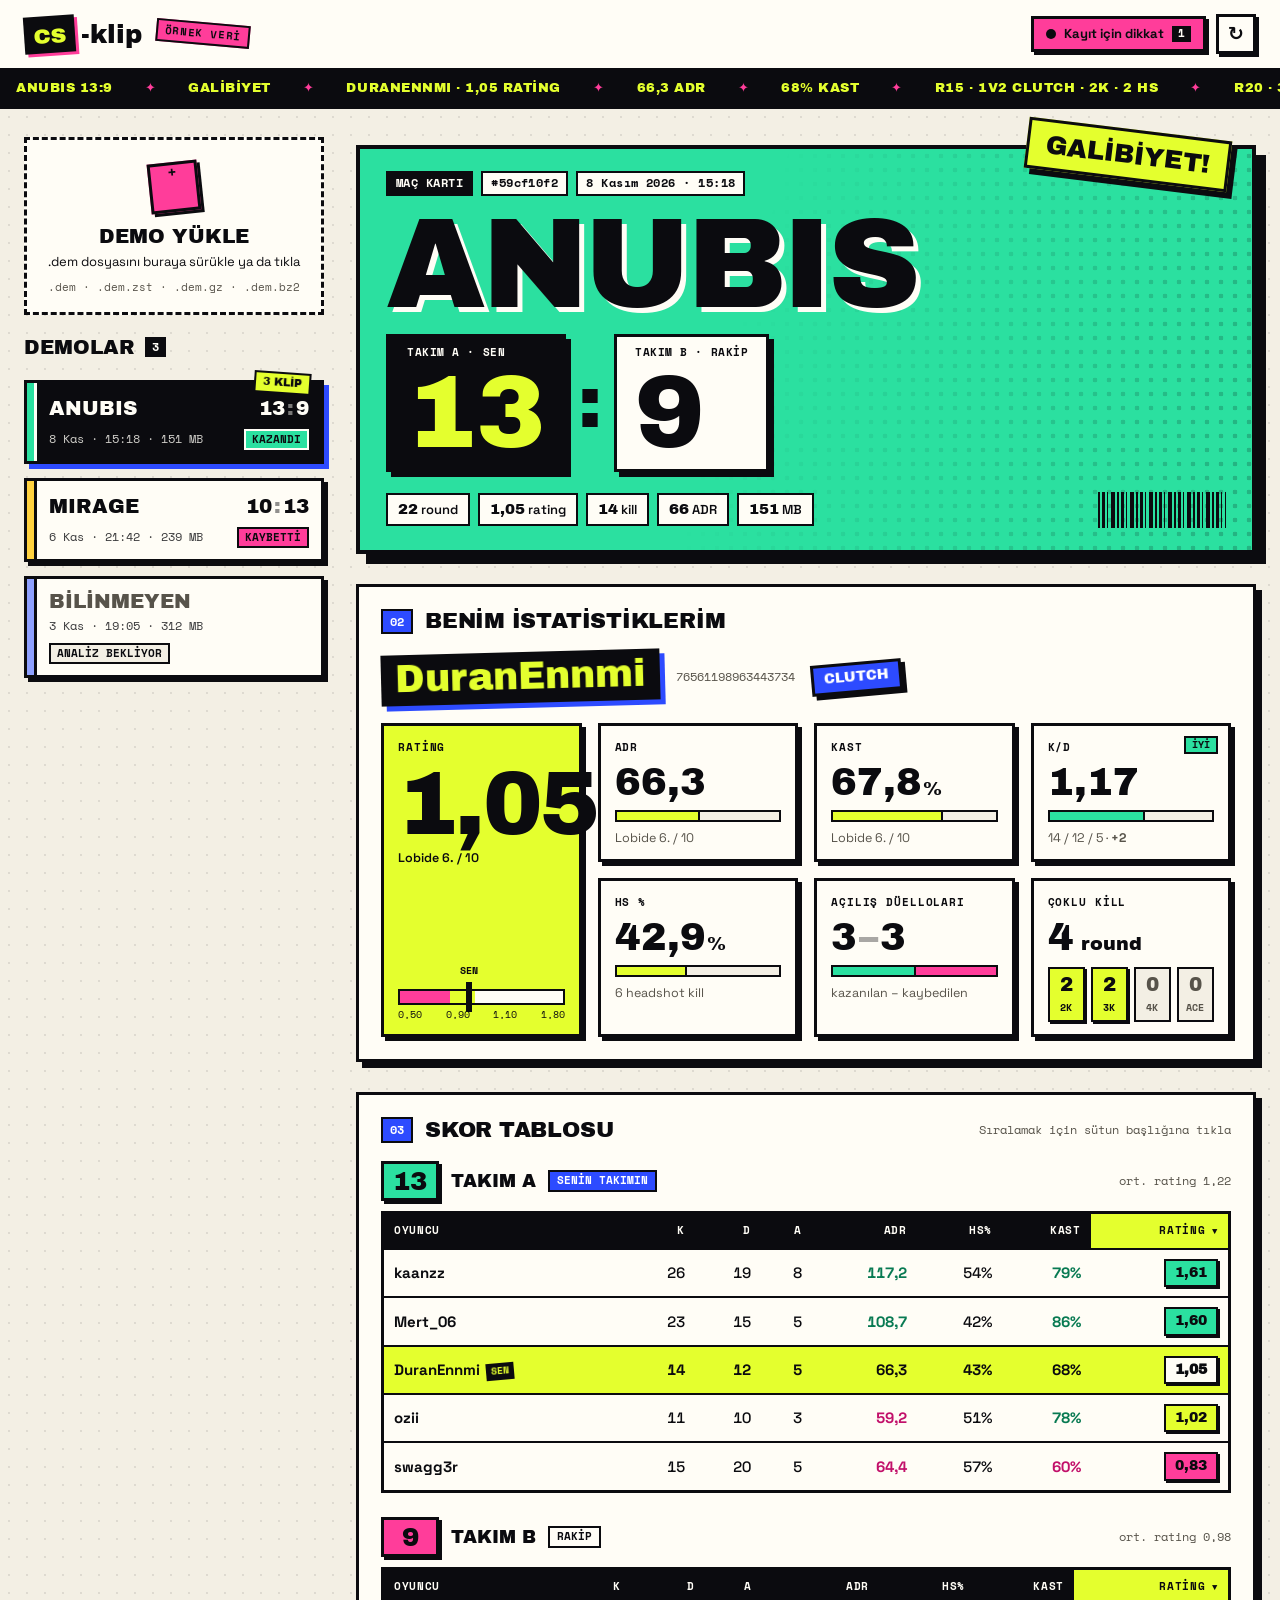
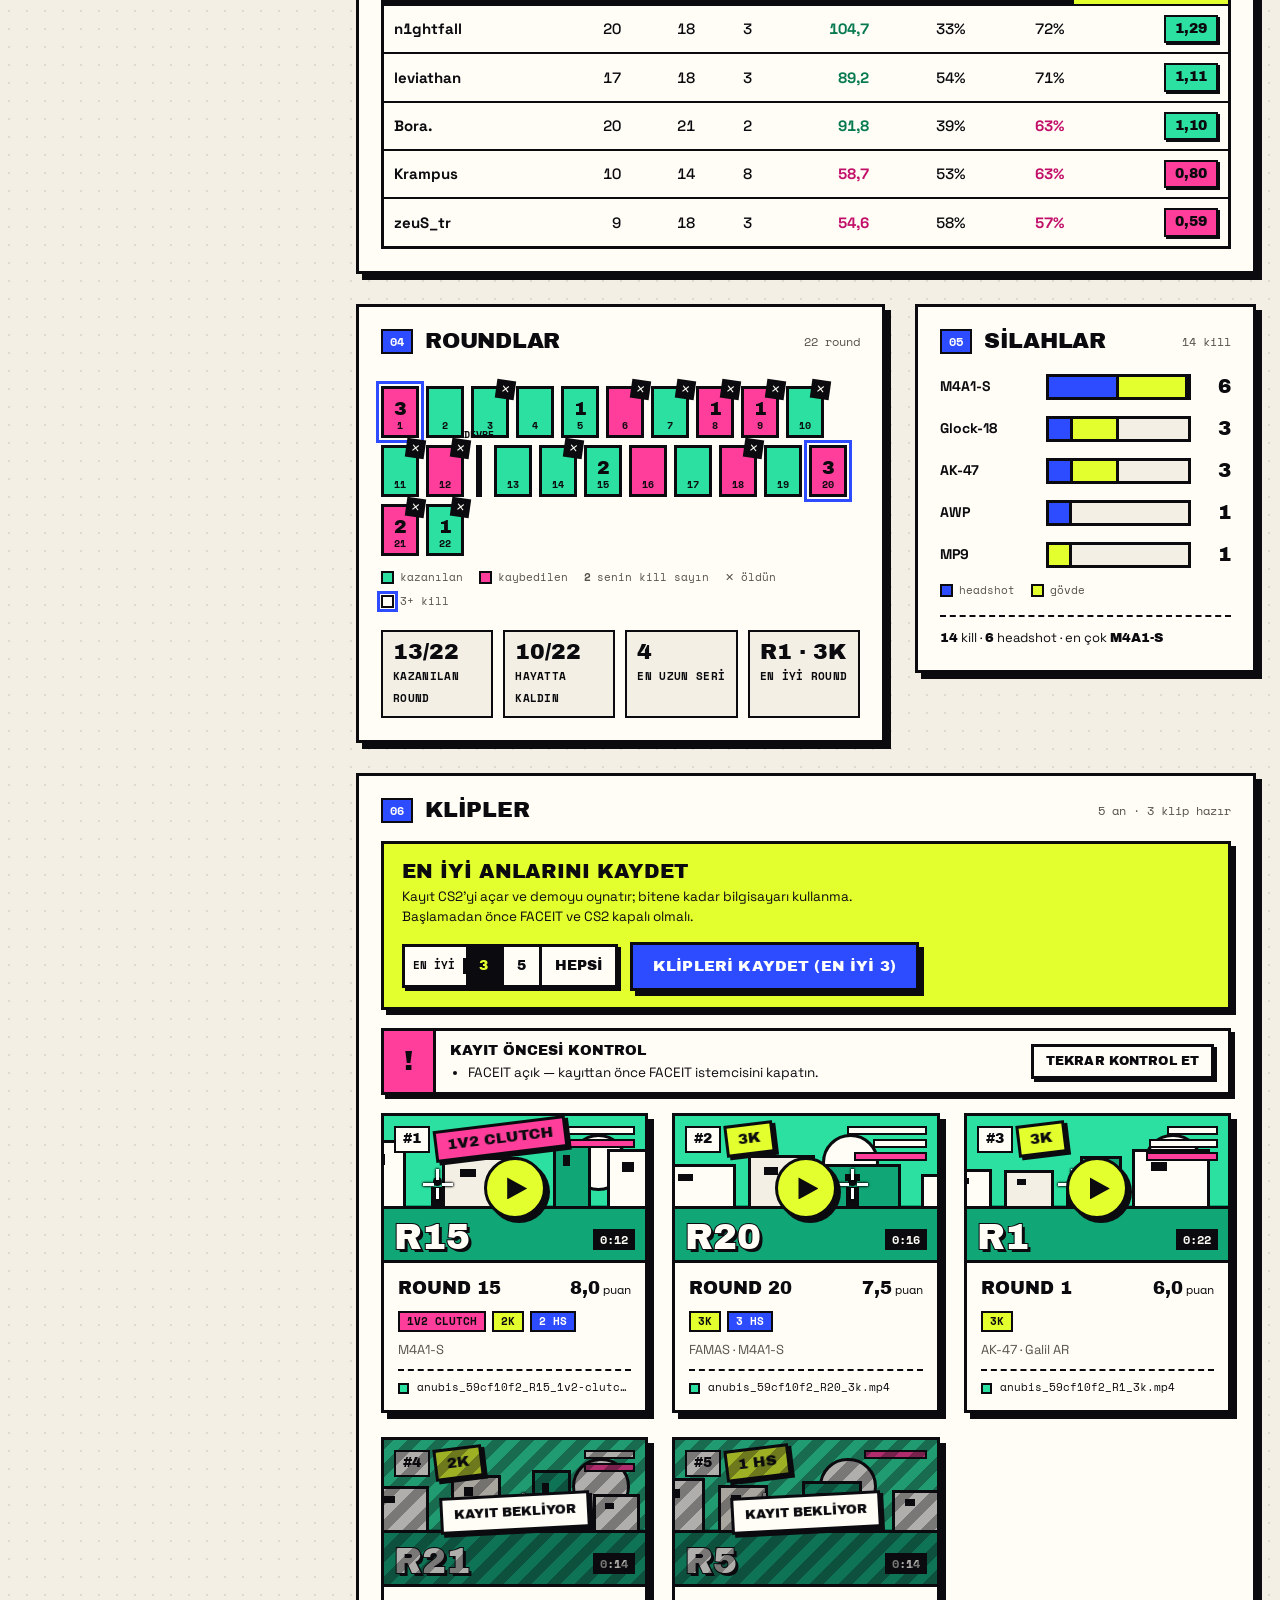
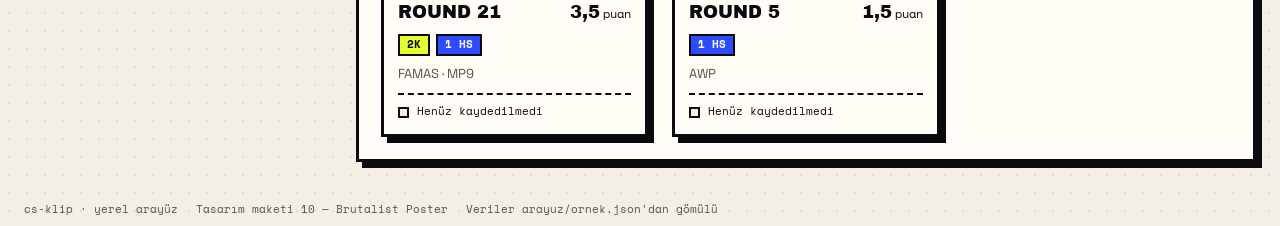
<file: tasarimlar/10-brutalist-poster.html>
<!doctype html>
<html lang="tr">
<head>
<meta charset="utf-8">
<meta name="viewport" content="width=device-width, initial-scale=1">
<title>cs-klip — maç kartı</title>
<link rel="preconnect" href="https://fonts.googleapis.com">
<link rel="preconnect" href="https://fonts.gstatic.com" crossorigin>
<link href="https://fonts.googleapis.com/css2?family=Archivo+Black&family=Space+Grotesk:wght@400;500;600;700&family=Space+Mono:wght@400;700&display=swap" rel="stylesheet">
<style>
/* =========================================================
   cs-klip · Tasarım maketi 10 — "Brutalist Poster"
   Kalın siyah kenarlık, sert ofset gölge, düz renk blokları.
   ========================================================= */
:root {
  --zemin: #F3EFE4;      /* kırık beyaz zemin */
  --kagit: #FFFDF6;      /* kart yüzeyi */
  --murekkep: #0B0B0F;   /* siyah mürekkep */
  --sari: #E4FF2E;       /* asit sarısı */
  --mavi: #2D4BFF;       /* elektrik mavisi */
  --mavi-koyu: #1E36D6;
  --pembe: #FF3D9A;      /* sıcak pembe */
  --nane: #2BE0A0;       /* galibiyet / iyi */
  --gri: #D8D3C6;
  --soluk: #57534A;
  --iyi-yazi: #087A52;
  --kotu-yazi: #C2106A;

  --kenar: 3px solid var(--murekkep);
  --golge-k: 3px 3px 0 var(--murekkep);
  --golge: 6px 6px 0 var(--murekkep);
  --golge-b: 10px 10px 0 var(--murekkep);

  --f-poster: 'Archivo Black', 'Arial Black', Impact, sans-serif;
  --f-govde: 'Space Grotesk', system-ui, -apple-system, 'Segoe UI', sans-serif;
  --f-mono: 'Space Mono', ui-monospace, Consolas, monospace;
}

*, *::before, *::after { box-sizing: border-box; }
html { -webkit-text-size-adjust: 100%; }
body {
  margin: 0;
  background-color: var(--zemin);
  background-image: radial-gradient(rgba(11, 11, 15, .09) 1px, transparent 1.5px);
  background-size: 18px 18px;
  color: var(--murekkep);
  font-family: var(--f-govde);
  font-size: 15px;
  line-height: 1.45;
}
button { font: inherit; color: inherit; }
:focus-visible { outline: 3px solid var(--mavi); outline-offset: 3px; }
.sayfa { overflow-x: clip; min-height: 100vh; }

/* ---------- üst şerit ---------- */
.ust {
  display: flex; align-items: center; gap: 14px; flex-wrap: wrap;
  padding: 14px 24px; background: var(--kagit); border-bottom: var(--kenar);
}
.logo { display: inline-flex; align-items: center; gap: 2px; font-family: var(--f-poster); font-size: 26px; line-height: 1; text-decoration: none; color: inherit; }
.logo-kutu {
  display: inline-block; background: var(--murekkep); color: var(--sari);
  padding: 5px 9px 6px; transform: rotate(-4deg); box-shadow: 3px 3px 0 var(--pembe); margin-right: 4px;
}
.ornek-rozet {
  font-family: var(--f-mono); font-size: 10.5px; font-weight: 700; letter-spacing: .06em;
  background: var(--pembe); border: 2px solid var(--murekkep); padding: 2px 7px; transform: rotate(5deg);
  text-transform: uppercase;
}
.ust-sag { margin-left: auto; display: flex; align-items: center; gap: 10px; flex-wrap: wrap; }
.kontrol {
  display: inline-flex; align-items: center; gap: 8px; border: var(--kenar); padding: 6px 12px;
  font-weight: 700; font-size: 13px; box-shadow: var(--golge-k); background: var(--kagit); cursor: help;
}
.kontrol.sorun { background: var(--pembe); }
.kontrol.hazir { background: var(--nane); }
.nokta { width: 10px; height: 10px; border-radius: 50%; background: var(--murekkep); animation: nabiz 1.4s ease-in-out infinite; flex: none; }
.kontrol-sayi { background: var(--murekkep); color: var(--kagit); font-family: var(--f-mono); font-size: 11px; padding: 0 6px; }
.ikon-dugme {
  width: 40px; height: 40px; display: grid; place-items: center; border: var(--kenar); background: var(--kagit);
  box-shadow: var(--golge-k); cursor: pointer; font-size: 19px; font-weight: 700;
  transition: transform .08s, box-shadow .08s, background .15s;
}
.ikon-dugme:hover { background: var(--sari); }
.ikon-dugme:active { transform: translate(3px, 3px); box-shadow: 0 0 0 var(--murekkep); }

.serit { background: var(--murekkep); color: var(--sari); border-bottom: var(--kenar); overflow: hidden; white-space: nowrap; }
.serit-ic { display: inline-flex; padding: 8px 0; font-family: var(--f-poster); font-size: 13px; letter-spacing: .04em; text-transform: uppercase; animation: akis 45s linear infinite; }
.serit-ic > span { padding: 0 16px; }
.serit-ic > span::after { content: '✦'; color: var(--pembe); margin-left: 32px; }

/* ---------- düzen ---------- */
.duzen {
  max-width: 1440px; margin: 0 auto; padding: 28px 24px 40px;
  display: grid; grid-template-columns: 300px minmax(0, 1fr); gap: 32px; align-items: start;
}
.kenar { position: sticky; top: 20px; display: flex; flex-direction: column; gap: 18px; min-width: 0; }
.ana { min-width: 0; display: flex; flex-direction: column; gap: 30px; }

/* ---------- demo yükle ---------- */
.birak {
  display: block; position: relative; text-align: center; cursor: pointer;
  border: 3px dashed var(--murekkep); background: var(--kagit); padding: 20px 16px 16px;
  transition: background .15s, transform .15s, box-shadow .15s, border-style .15s;
}
.birak:hover { background: var(--sari); }
.birak.uzerinde { background: var(--sari); border-style: solid; transform: rotate(-1.5deg) scale(1.02); box-shadow: var(--golge); }
.birak-ikon {
  width: 50px; height: 50px; margin: 0 auto 10px; display: grid; place-items: center;
  border: var(--kenar); background: var(--pembe); box-shadow: var(--golge-k);
  font-family: var(--f-poster); font-size: 28px; line-height: 1; transform: rotate(-6deg); transition: transform .2s;
}
.birak:hover .birak-ikon { transform: rotate(4deg) translateY(-2px); }
.birak strong { display: block; font-family: var(--f-poster); font-size: 20px; font-weight: 400; text-transform: uppercase; }
.birak > span { display: block; font-size: 13px; margin-top: 2px; }
.birak small { display: block; font-family: var(--f-mono); font-size: 11px; color: var(--soluk); margin-top: 8px; }

.yukleme { border: var(--kenar); background: var(--kagit); padding: 10px 12px; box-shadow: var(--golge-k); font-size: 12.5px; }
.yukleme[hidden] { display: none; }
.yukleme-ad { font-weight: 700; white-space: nowrap; overflow: hidden; text-overflow: ellipsis; }
.yukleme-yuzde { font-family: var(--f-mono); font-size: 11px; margin-top: 6px; }
.yukleme.hata { background: var(--pembe); }
.cubuk { height: 14px; border: 2px solid var(--murekkep); background: var(--zemin); margin-top: 6px; overflow: hidden; }
.cubuk i { display: block; height: 100%; width: 0; background: var(--mavi); transition: width .12s; }

.kenar-baslik { display: flex; align-items: center; gap: 10px; }
.kenar-baslik h2 { margin: 0; font-family: var(--f-poster); font-weight: 400; font-size: 20px; text-transform: uppercase; }
.sayac { font-family: var(--f-mono); font-size: 12px; font-weight: 700; background: var(--murekkep); color: var(--kagit); padding: 1px 7px; }

.demolar { list-style: none; margin: 0; padding: 0; display: flex; flex-direction: column; gap: 14px; }
.demo-kart {
  position: relative; display: grid; gap: 6px; width: 100%; text-align: left; cursor: pointer;
  background: var(--kagit); border: var(--kenar); box-shadow: 4px 4px 0 var(--murekkep);
  padding: 11px 12px 11px 22px;
  transition: transform .12s, box-shadow .12s, background .12s, color .12s;
}
.demo-kart:hover { transform: translate(-2px, -2px); box-shadow: 6px 6px 0 var(--murekkep); }
.demo-kart:active { transform: translate(3px, 3px); box-shadow: 1px 1px 0 var(--murekkep); }
.demo-kart.secili { background: var(--murekkep); color: var(--kagit); box-shadow: 5px 5px 0 var(--mavi); }
.dk-serit { position: absolute; left: 0; top: 0; bottom: 0; width: 10px; background: var(--ton); border-right: var(--kenar); }
.demo-kart.secili .dk-serit { border-right-color: var(--kagit); }
.dk-ust { display: flex; justify-content: space-between; align-items: baseline; gap: 8px; }
.dk-harita { font-family: var(--f-poster); font-size: 20px; line-height: 1.1; text-transform: uppercase; overflow: hidden; text-overflow: ellipsis; white-space: nowrap; }
.dk-harita.bilinmiyor { color: var(--soluk); }
.demo-kart.secili .dk-harita.bilinmiyor { color: var(--gri); }
.dk-skor { font-family: var(--f-poster); font-size: 20px; white-space: nowrap; font-variant-numeric: tabular-nums; }
.dk-skor i { font-style: normal; opacity: .45; margin: 0 2px; }
.dk-alt { display: flex; justify-content: space-between; align-items: center; gap: 8px; flex-wrap: wrap; }
.dk-tarih { font-family: var(--f-mono); font-size: 11.5px; opacity: .8; }
.dk-etiket { font-family: var(--f-mono); font-size: 10.5px; font-weight: 700; border: 2px solid var(--murekkep); padding: 1px 6px; color: var(--murekkep); }
.demo-kart.secili .dk-etiket { border-color: var(--kagit); }
.dk-etiket.g { background: var(--nane); }
.dk-etiket.m { background: var(--pembe); }
.dk-etiket.b { background: var(--sari); }
.dk-etiket.bekliyor { background: var(--zemin); }
.dk-klip {
  position: absolute; top: -11px; right: 10px; background: var(--sari); color: var(--murekkep);
  border: 2px solid var(--murekkep); font-family: var(--f-poster); font-size: 11px; padding: 1px 7px; transform: rotate(4deg);
}

/* ---------- ortak bloklar ---------- */
.blok { background: var(--kagit); border: var(--kenar); box-shadow: var(--golge); padding: 22px; min-width: 0; }
.bolum-bas { display: flex; align-items: center; gap: 12px; flex-wrap: wrap; margin-bottom: 18px; }
.bolum-no { font-family: var(--f-mono); font-size: 12px; font-weight: 700; background: var(--mavi); color: #fff; border: 2px solid var(--murekkep); padding: 2px 7px; }
.bolum-bas h2 { margin: 0; font-family: var(--f-poster); font-weight: 400; font-size: 22px; line-height: 1.1; text-transform: uppercase; letter-spacing: -.01em; }
.bolum-ek { margin-left: auto; font-family: var(--f-mono); font-size: 12px; color: var(--soluk); }
.bos { color: var(--soluk); margin: 0; }

.sticker {
  display: inline-block; font-family: var(--f-poster); font-size: 17px; line-height: 1; text-transform: uppercase;
  border: var(--kenar); box-shadow: 4px 4px 0 var(--murekkep); padding: 6px 12px 7px; background: var(--sari);
  transform: rotate(var(--aci, -4deg)); transition: transform .2s cubic-bezier(.2, 1.4, .4, 1);
}
.sticker:hover { transform: rotate(0deg) scale(1.06); }
.sticker.sari { background: var(--sari); }
.sticker.pembe { background: var(--pembe); }
.sticker.mavi { background: var(--mavi); color: #fff; }
.sticker.nane { background: var(--nane); }

.dugme {
  display: inline-flex; align-items: center; justify-content: center; gap: 8px;
  font-family: var(--f-poster); font-size: 15px; line-height: 1.1; text-transform: uppercase; letter-spacing: .01em;
  padding: 13px 20px; border: var(--kenar); background: var(--mavi); color: #fff; box-shadow: 5px 5px 0 var(--murekkep);
  cursor: pointer; transition: transform .08s, box-shadow .08s, background .15s;
}
.dugme:hover:not(:disabled) { background: var(--mavi-koyu); transform: translate(-1px, -1px); box-shadow: 6px 6px 0 var(--murekkep); }
.dugme:active:not(:disabled) { transform: translate(5px, 5px); box-shadow: 0 0 0 var(--murekkep); }
.dugme:disabled { background: var(--gri); color: var(--soluk); cursor: not-allowed; box-shadow: 2px 2px 0 var(--murekkep); transform: translate(3px, 3px); }
.dugme.ikincil { background: var(--kagit); color: var(--murekkep); }
.dugme.ikincil:hover:not(:disabled) { background: var(--sari); }
.dugme.kucuk { font-size: 12.5px; padding: 8px 12px; box-shadow: 3px 3px 0 var(--murekkep); }
.dugme.kucuk:active:not(:disabled) { transform: translate(3px, 3px); }

/* ---------- maç posteri ---------- */
.poster {
  position: relative; isolation: isolate; background: var(--ton);
  border: 4px solid var(--murekkep); box-shadow: var(--golge-b); padding: 22px 26px 22px; margin-top: 8px;
}
.poster-desen {
  position: absolute; inset: 0; z-index: -1; pointer-events: none;
  background-image: radial-gradient(var(--murekkep) 24%, transparent 26%); background-size: 14px 14px;
  -webkit-mask-image: linear-gradient(105deg, transparent 42%, #000 96%); mask-image: linear-gradient(105deg, transparent 42%, #000 96%);
  opacity: .2;
}
.poster-ust { display: flex; flex-wrap: wrap; gap: 8px; font-family: var(--f-mono); font-size: 11.5px; font-weight: 700; letter-spacing: .04em; padding-right: 150px; }
.poster-ust span { background: var(--kagit); border: 2px solid var(--murekkep); padding: 2px 8px; }
.poster-ust span:first-child { background: var(--murekkep); color: var(--kagit); }
.poster-harita {
  margin: 14px 0 14px; font-family: var(--f-poster); font-weight: 400; text-transform: uppercase;
  font-size: clamp(52px, 10vw, 150px); line-height: .86; letter-spacing: -.035em;
  text-shadow: 5px 5px 0 var(--kagit); overflow-wrap: anywhere;
}
.poster-skor { display: flex; align-items: stretch; gap: 12px; flex-wrap: wrap; }
.ps-takim { display: flex; flex-direction: column; border: var(--kenar); box-shadow: 5px 5px 0 var(--murekkep); padding: 8px 18px 4px; min-width: 128px; background: var(--kagit); }
.ps-takim.biz { background: var(--murekkep); color: var(--sari); }
.ps-ad { font-family: var(--f-mono); font-size: 11px; font-weight: 700; letter-spacing: .05em; text-transform: uppercase; }
.ps-takim.biz .ps-ad { color: var(--kagit); }
.ps-sayi { font-family: var(--f-poster); font-size: clamp(58px, 8.5vw, 104px); line-height: 1; font-variant-numeric: tabular-nums; }
.ps-ayrac { align-self: center; font-family: var(--f-poster); font-size: clamp(40px, 6vw, 72px); line-height: 1; }
.poster-alt { display: flex; flex-wrap: wrap; align-items: center; gap: 8px; margin-top: 20px; }
.pa-kutu { background: var(--kagit); border: 2px solid var(--murekkep); padding: 4px 10px; font-size: 13px; font-weight: 600; }
.pa-kutu b { font-family: var(--f-poster); font-weight: 400; font-size: 15px; margin-right: 3px; }
.barkod {
  margin-left: auto; width: 128px; height: 36px; flex: none;
  background: repeating-linear-gradient(90deg, var(--murekkep) 0 2px, transparent 2px 4px, var(--murekkep) 4px 7px, transparent 7px 9px, var(--murekkep) 9px 10px, transparent 10px 13px, var(--murekkep) 13px 17px, transparent 17px 19px);
}
.sonuc-sticker { position: absolute; top: -20px; right: 22px; font-size: 26px; padding: 9px 16px 10px; --aci: 7deg; box-shadow: 6px 6px 0 var(--murekkep); }
.sonuc-sticker.g { background: var(--sari); }
.sonuc-sticker.m { background: var(--pembe); }
.sonuc-sticker.b { background: var(--kagit); }

/* ---------- benim istatistiklerim ---------- */
.ben-bant { display: flex; flex-wrap: wrap; align-items: center; gap: 12px 16px; margin-bottom: 20px; }
.ben-ad {
  font-family: var(--f-poster); font-size: clamp(24px, 3.6vw, 38px); line-height: 1.05;
  background: var(--murekkep); color: var(--sari); padding: 5px 14px 6px; transform: rotate(-1.5deg);
  box-shadow: 5px 5px 0 var(--mavi); max-width: 100%; overflow-wrap: anywhere;
}
.ben-id { font-family: var(--f-mono); font-size: 11.5px; color: var(--soluk); }
.ben-stickerlar { display: flex; flex-wrap: wrap; gap: 10px; }
.ben-stickerlar .sticker { font-size: 14px; padding: 5px 10px 6px; }

.tiles { display: grid; grid-template-columns: repeat(4, minmax(0, 1fr)); gap: 16px; }
.tile {
  position: relative; min-width: 0; border: var(--kenar); background: var(--kagit); padding: 14px 14px 12px;
  box-shadow: 4px 4px 0 var(--murekkep); transition: transform .15s, box-shadow .15s;
}
.tile:hover { transform: translate(-2px, -2px); box-shadow: 6px 6px 0 var(--murekkep); }
.tile-ad { font-family: var(--f-mono); font-size: 11px; font-weight: 700; letter-spacing: .08em; text-transform: uppercase; }
.tile-deger { font-family: var(--f-poster); font-size: clamp(28px, 3vw, 40px); line-height: 1.05; margin: 6px 0 2px; font-variant-numeric: tabular-nums; white-space: nowrap; }
.tile-deger small { font-size: .5em; margin-left: 1px; }
.tile-deger .ince { opacity: .35; margin: 0 2px; }
.tile-alt { font-size: 12.5px; color: var(--soluk); }
.tile-rozet { position: absolute; top: 10px; right: 10px; font-family: var(--f-mono); font-size: 10px; font-weight: 700; border: 2px solid var(--murekkep); padding: 0 6px; }
.tile-rozet.iyi { background: var(--nane); }
.tile-rozet.kotu { background: var(--pembe); }
.metre { display: block; height: 12px; border: 2px solid var(--murekkep); background: var(--zemin); margin: 8px 0 7px; overflow: hidden; }
.metre i { display: block; height: 100%; background: var(--sari); border-right: 2px solid var(--murekkep); animation: buyu .8s cubic-bezier(.2, .8, .2, 1) both; transform-origin: left; }
.metre.iyi i { background: var(--nane); }
.metre.kotu i { background: var(--pembe); }
.tile.rating { grid-row: span 2; display: flex; flex-direction: column; justify-content: space-between; gap: 10px; }
.tile.rating.iyi { background: var(--nane); }
.tile.rating.orta { background: var(--sari); }
.tile.rating.kotu { background: var(--pembe); }
.tile.rating .tile-deger { font-size: clamp(64px, 7vw, 100px); line-height: .95; letter-spacing: -.03em; }
.tile.rating .tile-alt { color: var(--murekkep); font-weight: 600; }
.olcek { position: relative; height: 16px; border: 2px solid var(--murekkep); background: linear-gradient(90deg, var(--pembe) 0 30.8%, var(--sari) 30.8% 46.2%, var(--kagit) 46.2%); margin-top: 18px; }
.olcek-im { position: absolute; top: -9px; width: 6px; height: 30px; margin-left: -3px; background: var(--murekkep); }
.olcek-im::after { content: attr(data-d); position: absolute; top: -18px; left: 50%; transform: translateX(-50%); font-family: var(--f-mono); font-size: 10px; font-weight: 700; white-space: nowrap; }
.olcek-et { display: flex; justify-content: space-between; font-family: var(--f-mono); font-size: 10px; margin-top: 3px; }
.bolunmus { display: flex; height: 12px; border: 2px solid var(--murekkep); margin: 8px 0 7px; background: var(--zemin); }
.bolunmus i { display: block; height: 100%; }
.bolunmus .k { background: var(--nane); }
.bolunmus .d { background: var(--pembe); }
.bolunmus .k + .d { border-left: 2px solid var(--murekkep); }
.ck { display: grid; grid-template-columns: repeat(4, minmax(0, 1fr)); gap: 6px; margin-top: 10px; }
.ck-k { border: 2px solid var(--murekkep); background: var(--zemin); text-align: center; padding: 4px 0 3px; }
.ck-k b { display: block; font-family: var(--f-poster); font-weight: 400; font-size: 20px; line-height: 1.1; }
.ck-k span { font-family: var(--f-mono); font-size: 10px; font-weight: 700; }
.ck-k.var { background: var(--sari); box-shadow: 2px 2px 0 var(--murekkep); }
.ck-k.var.ace { background: var(--pembe); }
.ck-k:not(.var) { color: var(--soluk); }

/* ---------- skor tablosu ---------- */
.tablolar { display: grid; gap: 24px; }
.takim-bas { display: flex; align-items: center; gap: 12px; flex-wrap: wrap; margin-bottom: 10px; }
.tb-skor { font-family: var(--f-poster); font-size: 26px; line-height: 1.1; min-width: 58px; text-align: center; padding: 3px 8px; border: var(--kenar); box-shadow: var(--golge-k); }
.tb-skor.g { background: var(--nane); }
.tb-skor.m { background: var(--pembe); }
.tb-skor.b { background: var(--sari); }
.tb-ad { font-family: var(--f-poster); font-size: 18px; text-transform: uppercase; }
.tb-etiket { font-family: var(--f-mono); font-size: 11px; font-weight: 700; border: 2px solid var(--murekkep); padding: 1px 7px; background: var(--kagit); }
.tb-etiket.biz { background: var(--mavi); color: #fff; }
.tb-ort { margin-left: auto; font-family: var(--f-mono); font-size: 11.5px; color: var(--soluk); }
.tablo-sar { overflow-x: auto; border: var(--kenar); }
table { width: 100%; border-collapse: collapse; font-variant-numeric: tabular-nums; }
th {
  background: var(--murekkep); color: var(--kagit); font-family: var(--f-mono); font-size: 11px; font-weight: 700;
  letter-spacing: .06em; text-transform: uppercase; padding: 9px 10px; text-align: right; cursor: pointer; user-select: none; white-space: nowrap;
  transition: background .12s;
}
th:hover { background: var(--mavi); }
th.sirali { background: var(--sari); color: var(--murekkep); }
th.sirali::after { content: ' ▼'; font-size: 9px; }
th.sirali.artan::after { content: ' ▲'; }
th:first-child, td:first-child { text-align: left; }
td { padding: 9px 10px; border-top: 2px solid var(--murekkep); text-align: right; white-space: nowrap; font-weight: 500; transition: background .12s; }
tbody tr:hover td { background: var(--zemin); }
tr.ben td { background: var(--sari) !important; font-weight: 700; }
td.iyi { color: var(--iyi-yazi); font-weight: 700; }
td.kotu { color: var(--kotu-yazi); font-weight: 700; }
.oyuncu-hucre { max-width: 170px; overflow: hidden; text-overflow: ellipsis; font-weight: 700; }
.sen-etiket { display: inline-block; margin-left: 6px; font-family: var(--f-mono); font-size: 10px; background: var(--murekkep); color: var(--sari); padding: 1px 5px; transform: rotate(-5deg); vertical-align: 1px; }
.rp { display: inline-block; min-width: 54px; text-align: center; font-family: var(--f-poster); font-size: 14px; border: 2px solid var(--murekkep); padding: 2px 6px; box-shadow: 2px 2px 0 var(--murekkep); }
.rp.iyi { background: var(--nane); }
.rp.orta { background: var(--sari); }
.rp.kotu { background: var(--pembe); }
tr.ben .rp.orta { background: var(--kagit); }

/* ---------- roundlar + silahlar ---------- */
.ikili { display: grid; grid-template-columns: minmax(0, 1.55fr) minmax(0, 1fr); gap: 30px; align-items: start; }
.zaman { display: flex; flex-wrap: wrap; gap: 7px; align-items: flex-end; padding-top: 14px; }
.rnd {
  position: relative; width: 38px; height: 52px; border: var(--kenar); display: flex; align-items: center; justify-content: center;
  font-family: var(--f-poster); cursor: default; transition: transform .15s, box-shadow .15s;
  animation: dus .35s both; animation-delay: calc(var(--i) * 18ms);
}
.rnd.w { background: var(--nane); }
.rnd.l { background: var(--pembe); }
.rnd:hover { transform: translate(-2px, -3px); box-shadow: 3px 3px 0 var(--murekkep); }
.rnd.parlak { outline: 3px solid var(--mavi); outline-offset: 2px; }
.rnd-k { font-size: 19px; line-height: 1; margin-top: -8px; }
.rnd-no { position: absolute; bottom: 2px; left: 0; right: 0; text-align: center; font-family: var(--f-mono); font-size: 9.5px; font-weight: 700; }
.rnd-x {
  position: absolute; top: -9px; right: -9px; width: 19px; height: 19px; display: grid; place-items: center;
  background: var(--murekkep); color: var(--kagit); font-family: var(--f-govde); font-size: 11px; font-weight: 700; transform: rotate(8deg);
}
.devre { position: relative; width: 6px; height: 52px; background: var(--murekkep); margin: 0 5px; }
.devre span { position: absolute; top: -17px; left: 50%; transform: translateX(-50%); font-family: var(--f-mono); font-size: 9.5px; font-weight: 700; }
.ozet { display: grid; grid-template-columns: repeat(4, minmax(0, 1fr)); gap: 10px; margin-top: 20px; }
.oz { border: 2px solid var(--murekkep); background: var(--zemin); padding: 8px 10px; min-width: 0; }
.oz b { display: block; font-family: var(--f-poster); font-weight: 400; font-size: 22px; line-height: 1.1; }
.oz span { font-family: var(--f-mono); font-size: 10.5px; font-weight: 700; text-transform: uppercase; letter-spacing: .03em; }
.lejant { display: flex; flex-wrap: wrap; gap: 8px 16px; margin-top: 14px; font-family: var(--f-mono); font-size: 11px; color: var(--soluk); }
.lejant > span { display: inline-flex; align-items: center; gap: 6px; }
.lejant i { display: inline-block; width: 13px; height: 13px; border: 2px solid var(--murekkep); }

.silahlar { display: flex; flex-direction: column; gap: 13px; }
.silah { display: grid; grid-template-columns: 96px minmax(0, 1fr) 30px; gap: 10px; align-items: center; }
.s-ad { font-weight: 700; font-size: 14px; white-space: nowrap; overflow: hidden; text-overflow: ellipsis; }
.s-bar { height: 26px; border: var(--kenar); background: var(--zemin); overflow: hidden; }
.s-dolu { display: flex; height: 100%; transform-origin: left; animation: buyu .8s cubic-bezier(.2, .8, .2, 1) both; animation-delay: calc(var(--i) * 70ms); border-right: 3px solid var(--murekkep); }
.s-dolu i { display: block; height: 100%; }
.s-dolu .hs { background: var(--mavi); }
.s-dolu .gv { background: var(--sari); }
.s-dolu .hs + .gv { border-left: 3px solid var(--murekkep); }
.s-sayi { font-family: var(--f-poster); font-size: 20px; text-align: right; }
.silah-ozet { margin-top: 16px; border-top: 2px dashed var(--murekkep); padding-top: 12px; font-size: 13px; }
.silah-ozet b { font-family: var(--f-poster); font-weight: 400; }

/* ---------- klipler ---------- */
.kayit-panel {
  display: flex; flex-wrap: wrap; gap: 16px; align-items: center; justify-content: space-between;
  border: var(--kenar); background: var(--sari); padding: 16px 18px; box-shadow: 5px 5px 0 var(--murekkep); margin-bottom: 18px;
}
.kp-sol { min-width: 0; flex: 1 1 280px; }
.kp-baslik { font-family: var(--f-poster); font-size: 20px; line-height: 1.15; text-transform: uppercase; }
.kp-sol p { margin: 4px 0 0; font-size: 13.5px; max-width: 58ch; }
.kp-sag { display: flex; gap: 12px; align-items: center; flex-wrap: wrap; }
.segment { display: inline-flex; border: var(--kenar); background: var(--kagit); box-shadow: var(--golge-k); }
.segment-et { font-family: var(--f-mono); font-size: 11px; font-weight: 700; align-self: center; padding: 0 8px; border-right: var(--kenar); height: 100%; display: flex; align-items: center; }
.segment button { font-family: var(--f-poster); font-size: 14px; text-transform: uppercase; padding: 9px 13px; border: 0; background: transparent; cursor: pointer; transition: background .12s; }
.segment button + button { border-left: var(--kenar); }
.segment button:hover:not(:disabled) { background: var(--zemin); }
.segment button[aria-checked="true"] { background: var(--murekkep); color: var(--sari); }
.segment button:disabled { cursor: not-allowed; opacity: .55; }

.uyari { display: grid; grid-template-columns: auto minmax(0, 1fr) auto; align-items: center; gap: 14px; border: var(--kenar); background: var(--kagit); margin-bottom: 18px; box-shadow: 4px 4px 0 var(--murekkep); }
.uyari-ikon { align-self: stretch; display: grid; place-items: center; width: 52px; background: var(--pembe); border-right: var(--kenar); font-family: var(--f-poster); font-size: 28px; }
.uyari.hazir .uyari-ikon { background: var(--nane); font-size: 22px; }
.uyari-metin { padding: 10px 0; font-size: 13.5px; }
.uyari-metin b { display: block; font-family: var(--f-poster); font-weight: 400; font-size: 14px; text-transform: uppercase; }
.uyari-metin ul { margin: 2px 0 0; padding-left: 18px; }
.uyari .dugme { margin-right: 14px; }

.ilerleme { border: var(--kenar); background: var(--kagit); padding: 16px; margin-bottom: 20px; box-shadow: 5px 5px 0 var(--murekkep); }
.il-ust { display: flex; justify-content: space-between; align-items: baseline; gap: 12px; font-family: var(--f-poster); }
.il-durum { font-size: 16px; text-transform: uppercase; }
.il-yuzde { font-size: 36px; line-height: 1; font-variant-numeric: tabular-nums; }
.il-cubuk { height: 28px; border: var(--kenar); background: var(--zemin); margin: 10px 0 14px; overflow: hidden; }
.il-cubuk i {
  display: block; height: 100%; width: 0; border-right: var(--kenar); transition: width .55s cubic-bezier(.3, .8, .3, 1);
  background: repeating-linear-gradient(-45deg, var(--mavi) 0 12px, #5A70FF 12px 24px); background-size: 34px 34px; animation: kay 1s linear infinite;
}
.ilerleme.bitti .il-cubuk i { background: var(--nane); animation: none; }
.il-adimlar { list-style: none; display: flex; flex-wrap: wrap; gap: 8px; padding: 0; margin: 0 0 12px; counter-reset: a; }
.il-adimlar li { counter-increment: a; border: 2px solid var(--murekkep); padding: 3px 10px; font-family: var(--f-mono); font-size: 11.5px; font-weight: 700; background: var(--zemin); color: var(--soluk); }
.il-adimlar li::before { content: counter(a) '. '; }
.il-adimlar li.tamam { background: var(--nane); color: var(--murekkep); }
.il-adimlar li.tamam::before { content: '✓ '; }
.il-adimlar li.simdi { background: var(--sari); color: var(--murekkep); animation: nabiz .9s ease-in-out infinite; }
.il-mesaj { font-weight: 600; margin-bottom: 10px; }
.log {
  margin: 0; max-height: 170px; overflow: auto; background: var(--murekkep); color: var(--sari); border: var(--kenar);
  font-family: var(--f-mono); font-size: 12px; line-height: 1.6; padding: 10px 14px; white-space: pre-wrap; word-break: break-word;
}
.mesaj-hata { border: var(--kenar); background: var(--pembe); padding: 10px 14px; font-weight: 600; margin-bottom: 16px; }

.klip-izgara { display: grid; grid-template-columns: repeat(auto-fill, minmax(260px, 1fr)); gap: 24px; }
.klip {
  display: flex; flex-direction: column; min-width: 0; background: var(--kagit); border: var(--kenar); box-shadow: var(--golge);
  transition: transform .18s, box-shadow .18s;
}
.klip-izgara.giris .klip { animation: dus .45s both; animation-delay: calc(var(--d) * 70ms); }
.klip:hover { transform: translate(-3px, -3px) rotate(-.5deg); box-shadow: 9px 9px 0 var(--murekkep); }
.klip:nth-child(even):hover { transform: translate(-3px, -3px) rotate(.5deg); }

.thumb {
  position: relative; display: block; width: 100%; aspect-ratio: 16 / 9; padding: 0; border: 0; border-bottom: var(--kenar);
  overflow: hidden; cursor: pointer; background: var(--ton); text-align: left;
}
.thumb:disabled { cursor: default; }
.th-sahne { position: absolute; inset: 0; background: linear-gradient(180deg, var(--ton) 0 62%, var(--ton2) 62% 100%); transition: transform .45s cubic-bezier(.2, .8, .2, 1); }
.thumb:not(:disabled):hover .th-sahne { transform: scale(1.06); }
.th-gunes { position: absolute; width: 22%; aspect-ratio: 1; border-radius: 50%; background: var(--kagit); border: var(--kenar); top: 12%; }
.th-blok { position: absolute; bottom: 38%; border: var(--kenar); border-bottom: 0; background: var(--kagit); }
.th-blok:nth-child(3n) { background: var(--zemin); }
.th-blok:nth-child(4n) { background: var(--ton2); }
.th-blok::after { content: ''; position: absolute; left: 22%; top: 18%; width: 22%; height: 18%; background: var(--murekkep); }
.th-ufuk { position: absolute; left: 0; right: 0; top: 62%; height: 3px; background: var(--murekkep); }
.th-hedef { position: absolute; bottom: 38%; width: 5%; height: 20%; }
.th-hedef::before { content: ''; position: absolute; left: 15%; right: 15%; top: 0; aspect-ratio: 1; border-radius: 50%; background: var(--murekkep); }
.th-hedef::after { content: ''; position: absolute; left: 0; right: 0; bottom: 0; height: 64%; background: var(--murekkep); }
.th-nisan { position: absolute; width: 30px; height: 30px; margin: -15px 0 0 -15px; filter: drop-shadow(0 0 1px #000) drop-shadow(0 0 1px #000); }
.th-nisan::before, .th-nisan::after { content: ''; position: absolute; }
.th-nisan::before { left: 0; right: 0; top: 50%; height: 3px; margin-top: -1.5px; background: linear-gradient(90deg, #fff 0 36%, transparent 36% 64%, #fff 64%); }
.th-nisan::after { top: 0; bottom: 0; left: 50%; width: 3px; margin-left: -1.5px; background: linear-gradient(180deg, #fff 0 36%, transparent 36% 64%, #fff 64%); }
.th-feed { position: absolute; top: 10px; right: 10px; width: 32%; display: flex; flex-direction: column; align-items: flex-end; gap: 4px; }
.th-feed i { display: block; height: 9px; background: var(--kagit); border: 2px solid var(--murekkep); }
.th-feed i:last-child { background: var(--pembe); }
.th-round { position: absolute; left: 10px; bottom: 5px; font-family: var(--f-poster); font-size: 36px; line-height: 1; color: var(--kagit); -webkit-text-stroke: 2px var(--murekkep); paint-order: stroke fill; text-shadow: 3px 3px 0 var(--murekkep); }
.th-sure { position: absolute; right: 10px; bottom: 10px; background: var(--murekkep); color: var(--kagit); font-family: var(--f-mono); font-size: 12px; font-weight: 700; padding: 2px 7px; }
.th-sira { position: absolute; left: 10px; top: 10px; background: var(--kagit); border: 2px solid var(--murekkep); font-family: var(--f-poster); font-size: 14px; padding: 1px 7px; }
.th-sticker {
  position: absolute; left: 50px; top: 7px; transform: rotate(-7deg); font-family: var(--f-poster); font-size: 15px; line-height: 1;
  text-transform: uppercase; border: var(--kenar); padding: 5px 10px 6px; background: var(--sari); box-shadow: 3px 3px 0 var(--murekkep);
  transition: transform .2s cubic-bezier(.2, 1.4, .4, 1); white-space: nowrap;
}
.th-sticker.clutch { background: var(--pembe); }
.th-sticker.ace { background: var(--mavi); color: #fff; }
.thumb:hover .th-sticker { transform: rotate(-2deg) scale(1.08); }
.th-oynat {
  position: absolute; left: 50%; top: 50%; width: 62px; height: 62px; margin: -31px 0 0 -31px; border-radius: 50%;
  display: grid; place-items: center; background: var(--sari); border: var(--kenar); box-shadow: 4px 4px 0 var(--murekkep);
  transition: transform .2s cubic-bezier(.2, 1.4, .4, 1), box-shadow .1s;
}
.th-oynat i { width: 20px; height: 22px; margin-left: 5px; background: var(--murekkep); clip-path: polygon(0 0, 100% 50%, 0 100%); }
.thumb:not(:disabled):hover .th-oynat { transform: scale(1.12) rotate(-8deg); }
.thumb:not(:disabled):active .th-oynat { transform: translate(4px, 4px) scale(1.04); box-shadow: 0 0 0 var(--murekkep); }
.thumb:disabled .th-oynat { display: none; }
.th-perde { position: absolute; inset: 0; display: grid; place-items: center; background: repeating-linear-gradient(-45deg, rgba(11, 11, 15, .55) 0 10px, rgba(11, 11, 15, .32) 10px 20px); }
.th-perde b { font-family: var(--f-poster); font-weight: 400; font-size: 13px; text-transform: uppercase; background: var(--kagit); border: var(--kenar); padding: 6px 11px; transform: rotate(-3deg); box-shadow: 3px 3px 0 var(--murekkep); }
.klip.simdi .th-perde b { background: var(--sari); animation: nabiz .9s ease-in-out infinite; }
.klip.sirada .th-perde b { background: var(--zemin); }

.klip-govde { display: flex; flex-direction: column; gap: 9px; flex: 1; padding: 12px 14px 14px; }
.kg-ust { display: flex; justify-content: space-between; align-items: baseline; gap: 8px; }
.kg-round { font-family: var(--f-poster); font-size: 18px; text-transform: uppercase; }
.kg-puan { font-family: var(--f-mono); font-size: 11.5px; }
.kg-puan b { font-family: var(--f-poster); font-weight: 400; font-size: 18px; margin-right: 3px; }
.kg-etiketler { display: flex; flex-wrap: wrap; gap: 6px; }
.etk { font-family: var(--f-mono); font-size: 11px; font-weight: 700; text-transform: uppercase; border: 2px solid var(--murekkep); padding: 1px 7px; background: var(--zemin); }
.etk.clutch { background: var(--pembe); }
.etk.kill { background: var(--sari); }
.etk.hs { background: var(--mavi); color: #fff; }
.kg-silah { font-size: 13px; color: var(--soluk); }
.kg-alt { margin-top: auto; display: flex; align-items: center; gap: 8px; border-top: 2px dashed var(--murekkep); padding-top: 9px; font-family: var(--f-mono); font-size: 11px; min-width: 0; }
.kg-alt span:last-child { overflow: hidden; text-overflow: ellipsis; white-space: nowrap; }
.durum-kare { flex: none; width: 11px; height: 11px; border: 2px solid var(--murekkep); background: var(--zemin); }
.klip.hazir .durum-kare { background: var(--nane); }
.klip.simdi .durum-kare { background: var(--sari); animation: nabiz .9s infinite; }

/* ---------- analiz ekranı ---------- */
.analiz { text-align: center; padding: 56px 24px; background: var(--sari); border: 4px solid var(--murekkep); box-shadow: var(--golge-b); }
.analiz h1 { margin: 0 0 8px; font-family: var(--f-poster); font-weight: 400; font-size: clamp(32px, 6vw, 64px); line-height: 1; text-transform: uppercase; }
.analiz p { margin: 0 auto; max-width: 46ch; }
.analiz-cubuk { height: 30px; max-width: 460px; margin: 26px auto 12px; border: var(--kenar); background: var(--kagit); overflow: hidden; box-shadow: var(--golge-k); }
.analiz-cubuk i { display: block; height: 100%; width: 100%; background: repeating-linear-gradient(-45deg, var(--murekkep) 0 12px, var(--mavi) 12px 24px); background-size: 34px 34px; animation: kay .8s linear infinite; }
.analiz .gecen { font-family: var(--f-mono); font-weight: 700; }

/* ---------- modal / oynatıcı ---------- */
.modal { position: fixed; inset: 0; z-index: 50; display: grid; place-items: center; padding: 16px; background: rgba(11, 11, 15, .62); animation: sol .18s both; }
.modal[hidden] { display: none; }
.modal-kutu { width: min(780px, 100%); max-height: calc(100vh - 32px); overflow: auto; background: var(--kagit); border: 4px solid var(--murekkep); box-shadow: 10px 10px 0 var(--sari); animation: zipla .32s cubic-bezier(.2, 1.4, .4, 1) both; }
.modal-ust { display: flex; justify-content: space-between; align-items: center; gap: 12px; padding: 12px 14px 12px 18px; background: var(--sari); border-bottom: var(--kenar); }
.modal-ust h3 { margin: 0; font-family: var(--f-poster); font-weight: 400; font-size: 18px; line-height: 1.15; text-transform: uppercase; }
.modal-video { position: relative; aspect-ratio: 16 / 9; overflow: hidden; border-bottom: var(--kenar); background: var(--ton); cursor: pointer; }
.modal-video .th-round { font-size: 60px; left: 16px; bottom: 10px; }
.modal-video .th-oynat { width: 86px; height: 86px; margin: -43px 0 0 -43px; transition: opacity .2s, transform .2s; }
.modal-video .th-oynat i { width: 28px; height: 32px; margin-left: 7px; }
.modal-video.oynuyor .th-oynat { opacity: 0; transform: scale(.7); }
.modal-video .th-sahne { animation: kamera 6s ease-in-out infinite alternate; animation-play-state: paused; }
.modal-video.oynuyor .th-sahne { animation-play-state: running; }
.oynatici { display: flex; align-items: center; gap: 12px; padding: 12px 16px; }
.zaman-cubuk { flex: 1; height: 18px; border: var(--kenar); background: var(--zemin); overflow: hidden; }
.zaman-cubuk i { display: block; height: 100%; width: 0; background: var(--pembe); border-right: var(--kenar); }
.oynat-sure { font-family: var(--f-mono); font-size: 12px; font-weight: 700; white-space: nowrap; }
.modal-not { margin: 0; padding: 0 16px 16px; font-size: 12.5px; color: var(--soluk); }
.modal-not code { font-family: var(--f-mono); font-size: 11.5px; word-break: break-all; color: var(--murekkep); }

/* ---------- sürükle perdesi, ipucu, alt bilgi ---------- */
.birak-perde { position: fixed; inset: 0; z-index: 40; display: none; place-items: center; background: var(--sari); border: 10px dashed var(--murekkep); pointer-events: none; }
body.surukle .birak-perde { display: grid; }
.birak-perde b { font-family: var(--f-poster); font-weight: 400; font-size: clamp(54px, 12vw, 150px); text-transform: uppercase; transform: rotate(-4deg); text-shadow: 6px 6px 0 var(--pembe); }
.ipucu { position: fixed; z-index: 60; pointer-events: none; max-width: 240px; background: var(--murekkep); color: var(--kagit); border: 2px solid var(--sari); box-shadow: 3px 3px 0 var(--sari); padding: 8px 10px; font-size: 12.5px; line-height: 1.4; }
.ipucu[hidden] { display: none; }
.alt-bilgi { max-width: 1440px; margin: 0 auto; padding: 0 24px 32px; font-family: var(--f-mono); font-size: 11px; color: var(--soluk); display: flex; gap: 8px 18px; flex-wrap: wrap; }

/* ---------- animasyonlar ---------- */
@keyframes nabiz { 50% { opacity: .45; } }
@keyframes akis { to { transform: translateX(-50%); } }
@keyframes kay { to { background-position: 34px 0; } }
@keyframes buyu { from { transform: scaleX(0); } }
@keyframes dus { from { opacity: 0; transform: translateY(10px); } }
@keyframes sol { from { opacity: 0; } }
@keyframes zipla { from { opacity: 0; transform: translateY(24px) rotate(-2deg) scale(.96); } }
@keyframes kamera { to { transform: scale(1.08) translateX(-2%); } }
@media (prefers-reduced-motion: reduce) {
  *, *::before, *::after { animation-duration: .001ms !important; animation-iteration-count: 1 !important; transition-duration: .001ms !important; }
  .serit-ic { animation: none; }
}

/* ---------- duyarlı ---------- */
@media (max-width: 1180px) {
  .ikili { grid-template-columns: minmax(0, 1fr); }
  .tiles { grid-template-columns: repeat(2, minmax(0, 1fr)); }
  .tile.rating { grid-row: auto; grid-column: span 2; }
}
@media (max-width: 1023px) {
  .duzen { grid-template-columns: minmax(0, 1fr); gap: 26px; }
  .kenar { position: static; }
  .demolar { display: grid; grid-template-columns: repeat(auto-fill, minmax(230px, 1fr)); }
}
@media (max-width: 640px) {
  body { font-size: 14.5px; }
  .ust { padding: 12px 16px; gap: 10px; }
  .logo { font-size: 22px; }
  .kontrol { font-size: 12px; padding: 5px 9px; }
  .duzen { padding: 20px 16px 32px; gap: 22px; }
  .ana { gap: 24px; }
  .blok { padding: 16px; box-shadow: 4px 4px 0 var(--murekkep); }
  .bolum-bas h2 { font-size: 19px; }
  .bolum-ek { margin-left: 0; flex-basis: 100%; }
  .demolar { grid-template-columns: minmax(0, 1fr); }
  .poster { padding: 18px 16px; box-shadow: 6px 6px 0 var(--murekkep); }
  .poster-ust { padding-right: 0; margin-top: 18px; }
  .sonuc-sticker { font-size: 19px; padding: 7px 12px 8px; top: -18px; right: 12px; }
  .poster-harita { text-shadow: 3px 3px 0 var(--kagit); }
  .ps-takim { min-width: 0; flex: 1 1 0; padding: 6px 12px 2px; }
  .barkod { display: none; }
  .tiles { gap: 12px; }
  .tile { padding: 12px 11px 10px; }
  .tile-deger { font-size: 26px; }
  .tile.rating .tile-deger { font-size: 64px; }
  .ozet { grid-template-columns: repeat(2, minmax(0, 1fr)); }
  .gizle-m { display: none; }
  th, td { padding: 8px 6px; }
  .oyuncu-hucre { max-width: 100px; }
  .tb-ort { margin-left: 0; flex-basis: 100%; }
  .silah { grid-template-columns: 80px minmax(0, 1fr) 26px; gap: 8px; }
  .kp-sag { width: 100%; }
  .kp-sag .dugme { flex: 1 1 auto; }
  .klip-izgara { grid-template-columns: minmax(0, 1fr); gap: 20px; }
  .uyari { grid-template-columns: auto minmax(0, 1fr); }
  .uyari .dugme { grid-column: 1 / -1; margin: 0 12px 12px; }
  .rnd { width: 34px; height: 48px; }
  .devre { height: 48px; }
  .alt-bilgi { padding: 0 16px 28px; }
}
</style>
</head>
<body>
<div class="sayfa">
  <header class="ust">
    <a class="logo" href="#" aria-label="cs-klip ana sayfa"><span class="logo-kutu">cs</span>-klip</a>
    <span class="ornek-rozet">örnek veri</span>
    <div class="ust-sag">
      <div id="kontrol" class="kontrol" tabindex="0">Kontrol ediliyor…</div>
      <button id="yenile" class="ikon-dugme" type="button" title="Listeyi yenile" aria-label="Listeyi yenile">↻</button>
    </div>
  </header>
  <div class="serit" aria-hidden="true"><div class="serit-ic" id="serit"></div></div>

  <div class="duzen">
    <aside class="kenar" aria-label="Demolar">
      <label id="birak" class="birak" tabindex="0">
        <input id="dosyaSec" type="file" accept=".dem,.zst,.gz,.bz2" multiple hidden>
        <span class="birak-ikon" aria-hidden="true">+</span>
        <strong>Demo yükle</strong>
        <span>.dem dosyasını buraya sürükle ya da tıkla</span>
        <small>.dem · .dem.zst · .dem.gz · .dem.bz2</small>
      </label>
      <div id="yukleme" class="yukleme" hidden>
        <div class="yukleme-ad" id="yuklemeAd"></div>
        <div class="cubuk"><i id="yuklemeCubuk"></i></div>
        <div class="yukleme-yuzde" id="yuklemeYuzde"></div>
      </div>
      <div class="kenar-baslik"><h2>Demolar</h2><span class="sayac" id="demoSayi">0</span></div>
      <ul id="demolar" class="demolar"></ul>
    </aside>

    <main id="ana" class="ana"></main>
  </div>

  <footer class="alt-bilgi">
    <span>cs-klip · yerel arayüz</span>
    <span>Tasarım maketi 10 — Brutalist Poster</span>
    <span>Veriler arayuz/ornek.json'dan gömülü</span>
  </footer>
</div>

<div class="modal" id="modal" hidden>
  <div class="modal-kutu" role="dialog" aria-modal="true" aria-labelledby="modalBaslik">
    <div class="modal-ust">
      <h3 id="modalBaslik">Klip</h3>
      <button class="ikon-dugme" id="modalKapat" type="button" aria-label="Kapat">✕</button>
    </div>
    <div class="modal-video" id="modalVideo"></div>
    <div class="oynatici">
      <button class="dugme kucuk" id="oynatDugme" type="button">Oynat</button>
      <div class="zaman-cubuk"><i id="oynatIlerleme"></i></div>
      <span class="oynat-sure" id="oynatSure">0:00 / 0:00</span>
    </div>
    <p class="modal-not">Maket: gerçek video oynatılmıyor. Dosya: <code id="modalDosya"></code></p>
  </div>
</div>
<div class="birak-perde" aria-hidden="true"><b>Bırak!</b></div>
<div id="ipucu" class="ipucu" hidden></div>

<script>
(() => {
  'use strict';

  /* arayuz/ornek.json — olduğu gibi gömülü */
  const VERI = {"kontrol":{"hazir":false,"sorunlar":["FACEIT açık — kayıttan önce FACEIT istemcisini kapatın."]},"demolar":[{"id":"1-59cf10f2-8a41-4c3e-b0d7-2f61e9a8c512-1-1","ad":"1-59cf10f2-8a41-4c3e-b0d7-2f61e9a8c512-1-1.dem.zst","harita":"de_anubis","tarih":"2026-11-08T15:18:00","boyut_mb":151.2,"analiz_edildi":true,"klip_sayisi":3},{"id":"1-0b7e33a9-51d2-4f08-9c6e-a4d18e7f0233-1-1","ad":"1-0b7e33a9-51d2-4f08-9c6e-a4d18e7f0233-1-1.dem.gz","harita":"de_mirage","tarih":"2026-11-06T21:42:00","boyut_mb":238.7,"analiz_edildi":true,"klip_sayisi":0},{"id":"1-c41a9e07-7b3f-45d1-8e22-91f0b5d6ac48-1-1","ad":"1-c41a9e07-7b3f-45d1-8e22-91f0b5d6ac48-1-1.dem","harita":null,"tarih":"2026-11-03T19:05:00","boyut_mb":312.4,"analiz_edildi":false,"klip_sayisi":0}],"demo":{"1-59cf10f2-8a41-4c3e-b0d7-2f61e9a8c512-1-1":{"harita":"de_anubis","round_sayisi":22,"takimlar":[{"ad":"Takım A","skor":13,"kazandi":true},{"ad":"Takım B","skor":9,"kazandi":false}],"benim_takim":0,"oyuncu_steamid":"76561198963443734","oyuncular":[{"steamid":"76561198963443734","ad":"DuranEnnmi","takim":0,"kill":14,"death":12,"assist":5,"adr":66.3,"hs_yuzde":42.9,"kd":1.17,"kast":67.8,"rating":1.05,"acilis_kill":3,"acilis_death":3,"cok_kill":{"2":2,"3":2,"4":0,"5":0},"ben":true},{"steamid":"76561198104523311","ad":"kaanzz","takim":0,"kill":26,"death":19,"assist":8,"adr":117.2,"hs_yuzde":54.3,"kd":1.37,"kast":79.3,"rating":1.61,"acilis_kill":0,"acilis_death":4,"cok_kill":{"2":4,"3":1,"4":0,"5":0},"ben":false},{"steamid":"76561198877001245","ad":"Mert_06","takim":0,"kill":23,"death":15,"assist":5,"adr":108.7,"hs_yuzde":42.2,"kd":1.53,"kast":86.4,"rating":1.6,"acilis_kill":3,"acilis_death":0,"cok_kill":{"2":2,"3":0,"4":0,"5":0},"ben":false},{"steamid":"76561198230984410","ad":"swagg3r","takim":0,"kill":15,"death":20,"assist":5,"adr":64.4,"hs_yuzde":56.8,"kd":0.75,"kast":59.7,"rating":0.83,"acilis_kill":1,"acilis_death":0,"cok_kill":{"2":1,"3":0,"4":0,"5":0},"ben":false},{"steamid":"76561199012347766","ad":"ozii","takim":0,"kill":11,"death":10,"assist":3,"adr":59.2,"hs_yuzde":50.6,"kd":1.1,"kast":77.7,"rating":1.02,"acilis_kill":4,"acilis_death":4,"cok_kill":{"2":1,"3":0,"4":0,"5":0},"ben":false},{"steamid":"76561198341200987","ad":"n1ghtfall","takim":1,"kill":20,"death":18,"assist":3,"adr":104.7,"hs_yuzde":33.3,"kd":1.11,"kast":72.4,"rating":1.29,"acilis_kill":2,"acilis_death":3,"cok_kill":{"2":2,"3":0,"4":0,"5":0},"ben":false},{"steamid":"76561198455109823","ad":"Bora.","takim":1,"kill":20,"death":21,"assist":2,"adr":91.8,"hs_yuzde":38.9,"kd":0.95,"kast":63.1,"rating":1.1,"acilis_kill":4,"acilis_death":2,"cok_kill":{"2":2,"3":1,"4":0,"5":0},"ben":false},{"steamid":"76561198199887432","ad":"zeuS_tr","takim":1,"kill":9,"death":18,"assist":3,"adr":54.6,"hs_yuzde":58.2,"kd":0.5,"kast":57.4,"rating":0.59,"acilis_kill":4,"acilis_death":1,"cok_kill":{"2":0,"3":0,"4":0,"5":0},"ben":false},{"steamid":"76561198600123554","ad":"Krampus","takim":1,"kill":10,"death":14,"assist":8,"adr":58.7,"hs_yuzde":53.1,"kd":0.71,"kast":63.4,"rating":0.8,"acilis_kill":1,"acilis_death":4,"cok_kill":{"2":0,"3":0,"4":0,"5":0},"ben":false},{"steamid":"76561198777321009","ad":"leviathan","takim":1,"kill":17,"death":18,"assist":3,"adr":89.2,"hs_yuzde":54.4,"kd":0.94,"kast":70.6,"rating":1.11,"acilis_kill":1,"acilis_death":1,"cok_kill":{"2":1,"3":0,"4":0,"5":0},"ben":false}],"roundlar":[{"no":1,"kazanan_takim":1,"benim_kill":3,"ben_oldum":false,"neden":"ct_win"},{"no":2,"kazanan_takim":0,"benim_kill":0,"ben_oldum":false,"neden":"bomb_exploded"},{"no":3,"kazanan_takim":0,"benim_kill":0,"ben_oldum":true,"neden":"t_win"},{"no":4,"kazanan_takim":0,"benim_kill":0,"ben_oldum":false,"neden":"bomb_exploded"},{"no":5,"kazanan_takim":0,"benim_kill":1,"ben_oldum":false,"neden":"t_win"},{"no":6,"kazanan_takim":1,"benim_kill":0,"ben_oldum":true,"neden":"bomb_defused"},{"no":7,"kazanan_takim":0,"benim_kill":0,"ben_oldum":true,"neden":"t_win"},{"no":8,"kazanan_takim":1,"benim_kill":1,"ben_oldum":true,"neden":"ct_win"},{"no":9,"kazanan_takim":1,"benim_kill":1,"ben_oldum":true,"neden":"bomb_defused"},{"no":10,"kazanan_takim":0,"benim_kill":0,"ben_oldum":true,"neden":"t_win"},{"no":11,"kazanan_takim":0,"benim_kill":0,"ben_oldum":true,"neden":"t_win"},{"no":12,"kazanan_takim":1,"benim_kill":0,"ben_oldum":true,"neden":"ct_win"},{"no":13,"kazanan_takim":0,"benim_kill":0,"ben_oldum":false,"neden":"bomb_defused"},{"no":14,"kazanan_takim":0,"benim_kill":0,"ben_oldum":true,"neden":"bomb_defused"},{"no":15,"kazanan_takim":0,"benim_kill":2,"ben_oldum":false,"neden":"bomb_defused"},{"no":16,"kazanan_takim":1,"benim_kill":0,"ben_oldum":false,"neden":"t_win"},{"no":17,"kazanan_takim":0,"benim_kill":0,"ben_oldum":false,"neden":"target_saved"},{"no":18,"kazanan_takim":1,"benim_kill":0,"ben_oldum":true,"neden":"t_win"},{"no":19,"kazanan_takim":0,"benim_kill":0,"ben_oldum":false,"neden":"ct_win"},{"no":20,"kazanan_takim":1,"benim_kill":3,"ben_oldum":false,"neden":"bomb_exploded"},{"no":21,"kazanan_takim":1,"benim_kill":2,"ben_oldum":true,"neden":"t_win"},{"no":22,"kazanan_takim":0,"benim_kill":1,"ben_oldum":true,"neden":"ct_win"}],"silahlar":[{"silah":"m4a1_silencer","kill":6,"hs":3},{"silah":"glock","kill":3,"hs":1},{"silah":"ak47","kill":3,"hs":1},{"silah":"awp","kill":1,"hs":1},{"silah":"mp9","kill":1,"hs":0}]},"1-0b7e33a9-51d2-4f08-9c6e-a4d18e7f0233-1-1":{"harita":"de_mirage","round_sayisi":23,"takimlar":[{"ad":"Takım A","skor":10,"kazandi":false},{"ad":"Takım B","skor":13,"kazandi":true}],"benim_takim":0,"oyuncu_steamid":"76561198963443734","oyuncular":[{"steamid":"76561198963443734","ad":"DuranEnnmi","takim":0,"kill":19,"death":16,"assist":7,"adr":81.7,"hs_yuzde":47.4,"kd":1.19,"kast":79.1,"rating":1.27,"acilis_kill":4,"acilis_death":4,"cok_kill":{"2":4,"3":1,"4":1,"5":0},"ben":true},{"steamid":"76561198104523311","ad":"kaanzz","takim":0,"kill":19,"death":17,"assist":3,"adr":79.2,"hs_yuzde":52.7,"kd":1.12,"kast":77.1,"rating":1.21,"acilis_kill":3,"acilis_death":1,"cok_kill":{"2":0,"3":0,"4":0,"5":0},"ben":false},{"steamid":"76561198877001245","ad":"Mert_06","takim":0,"kill":21,"death":18,"assist":8,"adr":105.3,"hs_yuzde":35.2,"kd":1.17,"kast":69.6,"rating":1.31,"acilis_kill":2,"acilis_death":4,"cok_kill":{"2":1,"3":1,"4":0,"5":0},"ben":false},{"steamid":"76561198230984410","ad":"swagg3r","takim":0,"kill":14,"death":22,"assist":5,"adr":72.6,"hs_yuzde":53.2,"kd":0.64,"kast":50.8,"rating":0.7,"acilis_kill":4,"acilis_death":1,"cok_kill":{"2":1,"3":1,"4":0,"5":0},"ben":false},{"steamid":"76561199012347766","ad":"ozii","takim":0,"kill":11,"death":19,"assist":6,"adr":45.3,"hs_yuzde":57.7,"kd":0.58,"kast":56.2,"rating":0.62,"acilis_kill":4,"acilis_death":0,"cok_kill":{"2":0,"3":0,"4":0,"5":0},"ben":false},{"steamid":"76561198341200987","ad":"n1ghtfall","takim":1,"kill":26,"death":20,"assist":5,"adr":111.1,"hs_yuzde":35.9,"kd":1.3,"kast":78.1,"rating":1.52,"acilis_kill":5,"acilis_death":4,"cok_kill":{"2":4,"3":0,"4":0,"5":0},"ben":false},{"steamid":"76561198455109823","ad":"Bora.","takim":1,"kill":22,"death":20,"assist":5,"adr":107.7,"hs_yuzde":44.8,"kd":1.1,"kast":76.1,"rating":1.35,"acilis_kill":0,"acilis_death":4,"cok_kill":{"2":2,"3":0,"4":0,"5":0},"ben":false},{"steamid":"76561198199887432","ad":"zeuS_tr","takim":1,"kill":13,"death":11,"assist":7,"adr":59.9,"hs_yuzde":45.2,"kd":1.18,"kast":75.9,"rating":1.07,"acilis_kill":5,"acilis_death":4,"cok_kill":{"2":2,"3":0,"4":0,"5":0},"ben":false},{"steamid":"76561198600123554","ad":"Krampus","takim":1,"kill":14,"death":14,"assist":8,"adr":73.8,"hs_yuzde":51.6,"kd":1.0,"kast":72.2,"rating":1.06,"acilis_kill":0,"acilis_death":0,"cok_kill":{"2":0,"3":0,"4":0,"5":0},"ben":false},{"steamid":"76561198777321009","ad":"leviathan","takim":1,"kill":17,"death":19,"assist":3,"adr":82.4,"hs_yuzde":40.8,"kd":0.89,"kast":72.0,"rating":1.06,"acilis_kill":5,"acilis_death":0,"cok_kill":{"2":1,"3":0,"4":0,"5":0},"ben":false}],"roundlar":[{"no":1,"kazanan_takim":0,"benim_kill":0,"ben_oldum":true,"neden":"bomb_exploded"},{"no":2,"kazanan_takim":1,"benim_kill":3,"ben_oldum":true,"neden":"target_saved"},{"no":3,"kazanan_takim":1,"benim_kill":0,"ben_oldum":false,"neden":"bomb_defused"},{"no":4,"kazanan_takim":1,"benim_kill":1,"ben_oldum":true,"neden":"target_saved"},{"no":5,"kazanan_takim":0,"benim_kill":2,"ben_oldum":false,"neden":"bomb_exploded"},{"no":6,"kazanan_takim":1,"benim_kill":0,"ben_oldum":true,"neden":"target_saved"},{"no":7,"kazanan_takim":1,"benim_kill":0,"ben_oldum":true,"neden":"bomb_defused"},{"no":8,"kazanan_takim":1,"benim_kill":2,"ben_oldum":true,"neden":"bomb_defused"},{"no":9,"kazanan_takim":0,"benim_kill":0,"ben_oldum":true,"neden":"t_win"},{"no":10,"kazanan_takim":1,"benim_kill":1,"ben_oldum":true,"neden":"ct_win"},{"no":11,"kazanan_takim":1,"benim_kill":0,"ben_oldum":false,"neden":"ct_win"},{"no":12,"kazanan_takim":1,"benim_kill":0,"ben_oldum":true,"neden":"ct_win"},{"no":13,"kazanan_takim":0,"benim_kill":1,"ben_oldum":false,"neden":"bomb_defused"},{"no":14,"kazanan_takim":0,"benim_kill":1,"ben_oldum":true,"neden":"target_saved"},{"no":15,"kazanan_takim":0,"benim_kill":0,"ben_oldum":false,"neden":"bomb_defused"},{"no":16,"kazanan_takim":1,"benim_kill":0,"ben_oldum":true,"neden":"bomb_exploded"},{"no":17,"kazanan_takim":0,"benim_kill":0,"ben_oldum":true,"neden":"target_saved"},{"no":18,"kazanan_takim":1,"benim_kill":2,"ben_oldum":true,"neden":"t_win"},{"no":19,"kazanan_takim":0,"benim_kill":4,"ben_oldum":true,"neden":"ct_win"},{"no":20,"kazanan_takim":0,"benim_kill":0,"ben_oldum":true,"neden":"ct_win"},{"no":21,"kazanan_takim":1,"benim_kill":2,"ben_oldum":false,"neden":"bomb_exploded"},{"no":22,"kazanan_takim":0,"benim_kill":0,"ben_oldum":false,"neden":"target_saved"},{"no":23,"kazanan_takim":1,"benim_kill":0,"ben_oldum":true,"neden":"t_win"}],"silahlar":[{"silah":"m4a1_silencer","kill":7,"hs":3},{"silah":"awp","kill":4,"hs":2},{"silah":"ak47","kill":4,"hs":2},{"silah":"deagle","kill":3,"hs":1},{"silah":"usp_silencer","kill":1,"hs":1}]},"1-c41a9e07-7b3f-45d1-8e22-91f0b5d6ac48-1-1":{"harita":"de_inferno","round_sayisi":20,"takimlar":[{"ad":"Takım A","skor":13,"kazandi":true},{"ad":"Takım B","skor":7,"kazandi":false}],"benim_takim":0,"oyuncu_steamid":"76561198963443734","oyuncular":[{"steamid":"76561198963443734","ad":"DuranEnnmi","takim":0,"kill":17,"death":11,"assist":2,"adr":84.9,"hs_yuzde":47.1,"kd":1.55,"kast":82.1,"rating":1.38,"acilis_kill":0,"acilis_death":4,"cok_kill":{"2":4,"3":0,"4":1,"5":0},"ben":true},{"steamid":"76561198104523311","ad":"kaanzz","takim":0,"kill":16,"death":9,"assist":7,"adr":89.1,"hs_yuzde":61.2,"kd":1.78,"kast":80.0,"rating":1.42,"acilis_kill":0,"acilis_death":1,"cok_kill":{"2":2,"3":0,"4":0,"5":0},"ben":false},{"steamid":"76561198877001245","ad":"Mert_06","takim":0,"kill":21,"death":20,"assist":6,"adr":115.9,"hs_yuzde":38.0,"kd":1.05,"kast":77.2,"rating":1.4,"acilis_kill":0,"acilis_death":4,"cok_kill":{"2":2,"3":0,"4":0,"5":0},"ben":false},{"steamid":"76561198230984410","ad":"swagg3r","takim":0,"kill":7,"death":13,"assist":8,"adr":40.6,"hs_yuzde":32.6,"kd":0.54,"kast":55.9,"rating":0.6,"acilis_kill":1,"acilis_death":1,"cok_kill":{"2":0,"3":0,"4":0,"5":0},"ben":false},{"steamid":"76561199012347766","ad":"ozii","takim":0,"kill":19,"death":12,"assist":3,"adr":111.1,"hs_yuzde":53.8,"kd":1.58,"kast":89.9,"rating":1.59,"acilis_kill":5,"acilis_death":2,"cok_kill":{"2":1,"3":1,"4":0,"5":0},"ben":false},{"steamid":"76561198341200987","ad":"n1ghtfall","takim":1,"kill":14,"death":19,"assist":7,"adr":76.2,"hs_yuzde":59.7,"kd":0.74,"kast":61.1,"rating":0.88,"acilis_kill":2,"acilis_death":4,"cok_kill":{"2":0,"3":0,"4":0,"5":0},"ben":false},{"steamid":"76561198455109823","ad":"Bora.","takim":1,"kill":15,"death":11,"assist":2,"adr":87.2,"hs_yuzde":60.4,"kd":1.36,"kast":80.6,"rating":1.29,"acilis_kill":4,"acilis_death":3,"cok_kill":{"2":0,"3":0,"4":0,"5":0},"ben":false},{"steamid":"76561198199887432","ad":"zeuS_tr","takim":1,"kill":11,"death":13,"assist":4,"adr":51.0,"hs_yuzde":40.9,"kd":0.85,"kast":68.1,"rating":0.87,"acilis_kill":0,"acilis_death":1,"cok_kill":{"2":1,"3":0,"4":0,"5":0},"ben":false},{"steamid":"76561198600123554","ad":"Krampus","takim":1,"kill":13,"death":19,"assist":3,"adr":67.6,"hs_yuzde":43.6,"kd":0.68,"kast":62.6,"rating":0.81,"acilis_kill":2,"acilis_death":0,"cok_kill":{"2":0,"3":0,"4":0,"5":0},"ben":false},{"steamid":"76561198777321009","ad":"leviathan","takim":1,"kill":13,"death":18,"assist":6,"adr":72.1,"hs_yuzde":54.4,"kd":0.72,"kast":65.9,"rating":0.89,"acilis_kill":0,"acilis_death":4,"cok_kill":{"2":2,"3":0,"4":0,"5":0},"ben":false}],"roundlar":[{"no":1,"kazanan_takim":1,"benim_kill":1,"ben_oldum":false,"neden":"ct_win"},{"no":2,"kazanan_takim":0,"benim_kill":2,"ben_oldum":false,"neden":"t_win"},{"no":3,"kazanan_takim":0,"benim_kill":0,"ben_oldum":true,"neden":"bomb_exploded"},{"no":4,"kazanan_takim":1,"benim_kill":0,"ben_oldum":false,"neden":"bomb_defused"},{"no":5,"kazanan_takim":0,"benim_kill":0,"ben_oldum":false,"neden":"bomb_exploded"},{"no":6,"kazanan_takim":1,"benim_kill":1,"ben_oldum":false,"neden":"ct_win"},{"no":7,"kazanan_takim":0,"benim_kill":2,"ben_oldum":false,"neden":"bomb_exploded"},{"no":8,"kazanan_takim":1,"benim_kill":0,"ben_oldum":true,"neden":"ct_win"},{"no":9,"kazanan_takim":0,"benim_kill":0,"ben_oldum":false,"neden":"t_win"},{"no":10,"kazanan_takim":0,"benim_kill":0,"ben_oldum":true,"neden":"t_win"},{"no":11,"kazanan_takim":0,"benim_kill":0,"ben_oldum":true,"neden":"t_win"},{"no":12,"kazanan_takim":1,"benim_kill":4,"ben_oldum":true,"neden":"ct_win"},{"no":13,"kazanan_takim":0,"benim_kill":0,"ben_oldum":true,"neden":"bomb_defused"},{"no":14,"kazanan_takim":0,"benim_kill":2,"ben_oldum":false,"neden":"bomb_defused"},{"no":15,"kazanan_takim":0,"benim_kill":0,"ben_oldum":true,"neden":"bomb_defused"},{"no":16,"kazanan_takim":1,"benim_kill":1,"ben_oldum":true,"neden":"t_win"},{"no":17,"kazanan_takim":1,"benim_kill":1,"ben_oldum":true,"neden":"t_win"},{"no":18,"kazanan_takim":0,"benim_kill":0,"ben_oldum":false,"neden":"bomb_defused"},{"no":19,"kazanan_takim":0,"benim_kill":2,"ben_oldum":true,"neden":"bomb_defused"},{"no":20,"kazanan_takim":0,"benim_kill":1,"ben_oldum":true,"neden":"target_saved"}],"silahlar":[{"silah":"ak47","kill":7,"hs":3},{"silah":"m4a1_silencer","kill":4,"hs":2},{"silah":"deagle","kill":3,"hs":1},{"silah":"famas","kill":2,"hs":1},{"silah":"glock","kill":1,"hs":1}]}},"klipler":{"1-59cf10f2-8a41-4c3e-b0d7-2f61e9a8c512-1-1":{"highlightlar":[{"round":15,"score":8.0,"labels":["1v2 clutch","2K","2 HS"],"weapons":["m4a1_silencer"],"saniye":12,"klip":"/klip/anubis_59cf10f2_R15_1v2-clutch.mp4"},{"round":20,"score":7.5,"labels":["3K","3 HS"],"weapons":["famas","m4a1_silencer"],"saniye":16,"klip":"/klip/anubis_59cf10f2_R20_3k.mp4"},{"round":1,"score":6,"labels":["3K"],"weapons":["ak47","galilar"],"saniye":22,"klip":"/klip/anubis_59cf10f2_R1_3k.mp4"},{"round":21,"score":3.5,"labels":["2K","1 HS"],"weapons":["famas","mp9"],"saniye":14,"klip":null},{"round":5,"score":1.5,"labels":["1 HS"],"weapons":["awp"],"saniye":14,"klip":null}],"kayit":{"durum":"bos","mesaj":"","satirlar":[]}},"1-0b7e33a9-51d2-4f08-9c6e-a4d18e7f0233-1-1":{"highlightlar":[{"round":19,"score":13.0,"labels":["4K","3 HS","hızlı"],"weapons":["deagle","famas","m4a1_silencer"],"saniye":15,"klip":null},{"round":2,"score":7.5,"labels":["3K","3 HS"],"weapons":["ak47","deagle","galilar"],"saniye":18,"klip":null},{"round":8,"score":4.0,"labels":["2K","2 HS"],"weapons":["ak47","deagle"],"saniye":10,"klip":null},{"round":18,"score":3.5,"labels":["2K","1 HS"],"weapons":["deagle","m4a1_silencer"],"saniye":18,"klip":null},{"round":5,"score":3,"labels":["2K"],"weapons":["ak47"],"saniye":18,"klip":null}],"kayit":{"durum":"bos","mesaj":"","satirlar":[]}},"1-c41a9e07-7b3f-45d1-8e22-91f0b5d6ac48-1-1":{"highlightlar":[{"round":7,"score":11.0,"labels":["1v3 clutch","2K","2 HS"],"weapons":["tec9"],"saniye":21,"klip":null},{"round":12,"score":10.5,"labels":["4K","1 HS"],"weapons":["ak47","galilar"],"saniye":19,"klip":null},{"round":2,"score":8.5,"labels":["1v2 clutch","2K","smoke arkası"],"weapons":["ak47"],"saniye":19,"klip":null},{"round":14,"score":5.5,"labels":["2K","2 HS","smoke arkası"],"weapons":["deagle","m4a1_silencer"],"saniye":10,"klip":null},{"round":19,"score":3.5,"labels":["2K","1 HS"],"weapons":["m4a1_silencer","mp9"],"saniye":11,"klip":null}],"kayit":{"durum":"bos","mesaj":"","satirlar":[]}}}};

  const V = JSON.parse(JSON.stringify(VERI));
  V.isler = {};
  const KAYNAK_ID = VERI.demolar[VERI.demolar.length - 1].id;
  const UZANTI = /\.dem(\.(zst|gz|bz2))?$/i;

  const NEDEN = {
    t_win: "T'ler rakibi eledi", ct_win: "CT'ler rakibi eledi", bomb_exploded: 'Bomba patladı',
    bomb_defused: 'Bomba imha edildi', target_saved: 'Süre doldu, hedef korundu', time_ran_out: 'Süre doldu',
    t_surrender: "T'ler teslim oldu", ct_surrender: "CT'ler teslim oldu", draw: 'Berabere',
  };
  const SILAH = {
    ak47: 'AK-47', m4a1: 'M4A4', m4a1_silencer: 'M4A1-S', awp: 'AWP', deagle: 'Desert Eagle',
    usp_silencer: 'USP-S', glock: 'Glock-18', hkp2000: 'P2000', p250: 'P250', tec9: 'Tec-9',
    fiveseven: 'Five-SeveN', cz75a: 'CZ75-Auto', elite: 'Dual Berettas', revolver: 'R8',
    galilar: 'Galil AR', famas: 'FAMAS', sg556: 'SG 553', aug: 'AUG', ssg08: 'SSG 08',
    scar20: 'SCAR-20', g3sg1: 'G3SG1', mac10: 'MAC-10', mp9: 'MP9', mp7: 'MP7', mp5sd: 'MP5-SD',
    ump45: 'UMP-45', p90: 'P90', bizon: 'PP-Bizon', nova: 'Nova', xm1014: 'XM1014',
    mag7: 'MAG-7', sawedoff: 'Sawed-Off', m249: 'M249', negev: 'Negev', taser: 'Zeus x27',
    knife: 'Bıçak', hegrenade: 'El bombası', inferno: 'Molotof', molotov: 'Molotof', incgrenade: 'Yangın bombası',
  };
  /* harita başına poster tonu: [gökyüzü, zemin] */
  const TON = {
    de_anubis: ['#2BE0A0', '#11A676'], de_mirage: ['#FFD23F', '#F29A00'], de_inferno: ['#FF6AAE', '#D81F74'],
    de_nuke: ['#7FD3FF', '#2D8BD6'], de_dust2: ['#F7C873', '#CF8C27'], de_ancient: ['#A6E86E', '#4E9E2B'],
    de_overpass: ['#B9A9FF', '#6B54E0'], de_vertigo: ['#8FE3FF', '#3AA6D8'], de_train: ['#C9C3B4', '#7D7768'],
    diger: ['#8EA0FF', '#2D4BFF'],
  };
  const SONUC_AD = { g: 'Galibiyet', m: 'Mağlubiyet', b: 'Berabere' };
  const SONUC_KISA = { g: 'KAZANDI', m: 'KAYBETTİ', b: 'BERABERE' };
  const ADIMLAR = ['Kontrol', 'CS2 açılıyor', 'Klipler kaydediliyor', 'Kapanış'];

  const S = { secili: null, sira: { k: 'rating', azalan: true }, enIyi: 3, istekNo: 0, oranlar: {}, zamanlar: {}, klipImza: '', ilkAcilis: true, oynat: null };

  /* ---------------- yardımcılar ---------------- */
  const $ = (id) => document.getElementById(id);
  const esc = (s) => String(s ?? '').replace(/[&<>"']/g, (c) => ({ '&': '&amp;', '<': '&lt;', '>': '&gt;', '"': '&quot;', "'": '&#39;' }[c]));
  const sayi = (x, o = 0) => (x == null || isNaN(x)) ? '–' : Number(x).toLocaleString('tr-TR', { minimumFractionDigits: o, maximumFractionDigits: o });
  const bekle = (ms) => new Promise((r) => setTimeout(r, ms));
  const kopya = (x) => JSON.parse(JSON.stringify(x));
  const ton = (h) => TON[h] || TON.diger;
  const silahAd = (s) => SILAH[s] || String(s || '?').replace(/^weapon_/, '');
  const nedenAd = (n) => NEDEN[n] || String(n || 'bilinmiyor').replace(/_/g, ' ');
  const ratingSinif = (r) => r >= 1.1 ? 'iyi' : r < 0.9 ? 'kotu' : 'orta';
  const esik = (d, iyi, kotu) => d == null ? 'orta' : d >= iyi ? 'iyi' : d < kotu ? 'kotu' : 'orta';
  const sure = (sn) => { sn = Math.max(0, Math.floor(sn || 0)); return `${Math.floor(sn / 60)}:${String(sn % 60).padStart(2, '0')}`; };

  function haritaAd(h) {
    if (!h) return null;
    const ad = String(h).replace(/^(de|cs|ar)_/, '').replace(/_/g, ' ');
    return ad.charAt(0).toUpperCase() + ad.slice(1);
  }
  /* İngilizce harita adları büyük harfe çevrilirken "İ" olmasın diye lang="en" */
  const haritaHtml = (h, yedek = 'Bilinmeyen harita') => {
    const ad = haritaAd(h);
    return ad ? `<span lang="en">${esc(ad)}</span>` : esc(yedek);
  };
  function tarihYaz(t, uzun = false) {
    if (!t) return '';
    const d = new Date(t);
    if (isNaN(d)) return String(t);
    const tarih = d.toLocaleDateString('tr-TR', uzun ? { day: 'numeric', month: 'long', year: 'numeric' } : { day: 'numeric', month: 'short' });
    const saat = d.toLocaleTimeString('tr-TR', { hour: '2-digit', minute: '2-digit' });
    return `${tarih} · ${saat}`;
  }
  function benBul(s) {
    const o = s.oyuncular || [];
    return o.find((x) => x.ben) || o.find((x) => String(x.steamid) === String(s.oyuncu_steamid)) || null;
  }
  function sonucBul(s) {
    const ben = benBul(s);
    const biz = s.benim_takim ?? (ben ? ben.takim : 0);
    const t = s.takimlar || [];
    const b = (t[biz] || { skor: 0 }).skor, o = (t[1 - biz] || { skor: 0 }).skor;
    return { biz, bizSkor: b, onlarSkor: o, tip: b > o ? 'g' : b < o ? 'm' : 'b' };
  }
  function siraliHl(id) { return [...((V.klipler[id] || {}).highlightlar || [])].sort((a, b) => b.score - a.score); }
  function etiketSinif(l) {
    if (/clutch/i.test(l)) return 'clutch';
    if (/^(\dK|ACE)$/i.test(l)) return 'kill';
    if (/HS$/i.test(l)) return 'hs';
    return '';
  }
  function rastgele(tohum) { let x = tohum % 233280; return () => (x = (x * 9301 + 49297) % 233280) / 233280; }
  const baslik = (no, ad, ek = '', ekId = '') =>
    `<header class="bolum-bas"><span class="bolum-no">${no}</span><h2>${ad}</h2>${ek || ekId ? `<span class="bolum-ek"${ekId ? ` id="${ekId}"` : ''}>${ek}</span>` : ''}</header>`;

  /* ---------------- kontrol ---------------- */
  function kontrolCiz() {
    const k = V.kontrol || { hazir: false, sorunlar: [] };
    const sorunlar = k.sorunlar || [];
    const hazir = k.hazir && !sorunlar.length;
    const el = $('kontrol');
    el.className = 'kontrol ' + (hazir ? 'hazir' : 'sorun');
    el.innerHTML = `<span class="nokta"></span><span>${hazir ? 'Kayıt hazır' : 'Kayıt için dikkat'}</span>`
      + (sorunlar.length ? `<span class="kontrol-sayi">${sorunlar.length}</span>` : '');
    el.dataset.ipucu = hazir ? 'CS2, CS Demo Manager ve FFmpeg hazır.' : sorunlar.join('\n');
  }

  /* ---------------- demo listesi ---------------- */
  function listeCiz() {
    $('demoSayi').textContent = V.demolar.length;
    const ul = $('demolar');
    if (!V.demolar.length) { ul.innerHTML = '<li class="bos">Henüz demo yok. Yukarıdan bir .dem dosyası yükle.</li>'; return; }
    ul.innerHTML = V.demolar.map((d) => {
      const s = V.demo[d.id];
      const analiz = d.analiz_edildi && s;
      let skor = '', etiket;
      if (analiz) {
        const r = sonucBul(s);
        skor = `<span class="dk-skor">${r.bizSkor}<i>:</i>${r.onlarSkor}</span>`;
        etiket = `<span class="dk-etiket ${r.tip}">${SONUC_KISA[r.tip]}</span>`;
      } else etiket = '<span class="dk-etiket bekliyor">ANALİZ BEKLİYOR</span>';
      return `<li><button type="button" class="demo-kart ${d.id === S.secili ? 'secili' : ''}" data-id="${esc(d.id)}" style="--ton:${ton(d.harita)[0]}" title="${esc(d.ad)}">
        <span class="dk-serit"></span>
        <span class="dk-ust"><span class="dk-harita ${d.harita ? '' : 'bilinmiyor'}">${haritaHtml(d.harita, 'Bilinmeyen')}</span>${skor}</span>
        <span class="dk-alt"><span class="dk-tarih">${esc(tarihYaz(d.tarih))} · ${sayi(d.boyut_mb, 0)} MB</span>${etiket}</span>
        ${d.klip_sayisi ? `<span class="dk-klip">${d.klip_sayisi} KLİP</span>` : ''}
      </button></li>`;
    }).join('');
  }

  /* ---------------- demo aç ---------------- */
  async function demoAc(id, kaydir = true) {
    const no = ++S.istekNo;
    S.secili = id;
    S.klipImza = '';
    listeCiz();
    const d = V.demolar.find((x) => x.id === id);
    if (!d || !V.demo[id]) return;
    const ana = $('ana');
    if (kaydir && matchMedia('(max-width: 1023px)').matches) ana.scrollIntoView({ behavior: 'smooth', block: 'start' });
    if (!d.analiz_edildi) {
      ana.innerHTML = `<section class="analiz">
        <h1>Analiz ediliyor…</h1>
        <p>İlk analiz 20–40 saniye sürebilir. Sonrakiler anında açılır.</p>
        <div class="analiz-cubuk"><i></i></div>
        <div class="gecen" id="gecen">0 sn</div></section>`;
      const bas = Date.now();
      const sayac = setInterval(() => { const e = $('gecen'); if (e) e.textContent = `${Math.floor((Date.now() - bas) / 1000)} sn`; }, 250);
      await bekle(3500);
      clearInterval(sayac);
      if (no !== S.istekNo) return;
      d.analiz_edildi = true;
      d.harita = V.demo[id].harita;
      listeCiz();
    }
    anaCiz();
  }

  /* ---------------- ana görünüm ---------------- */
  function anaCiz() {
    const id = S.secili, s = V.demo[id], d = V.demolar.find((x) => x.id === id);
    const ben = benBul(s), r = sonucBul(s);
    $('ana').innerHTML = posterCiz(s, d, r, ben)
      + benimCiz(s, ben, V.klipler[id])
      + `<section class="blok">${baslik('03', 'Skor tablosu', 'Sıralamak için sütun başlığına tıkla')}<div class="tablolar" id="tablolar"></div></section>`
      + `<div class="ikili">
          <section class="blok">${baslik('04', 'Roundlar', `${(s.roundlar || []).length} round`)}${zamanCiz(s, r.biz)}</section>
          <section class="blok">${baslik('05', 'Silahlar', ben ? `${ben.kill} kill` : '')}${silahCiz(s.silahlar || [])}</section>
        </div>`
      + kliplerIskelet();
    tablolariCiz();
    kayitUyariCiz();
    kayitCiz();
    klipleriCiz(true);
    seritCiz();
    $('tablolar').onclick = (e) => {
      const th = e.target.closest('th[data-k]');
      if (!th) return;
      const k = th.dataset.k;
      S.sira = S.sira.k === k ? { k, azalan: !S.sira.azalan } : { k, azalan: k !== 'ad' };
      tablolariCiz();
    };
    $('segment').onclick = (e) => {
      const b = e.target.closest('button[data-n]');
      if (!b || b.disabled) return;
      S.enIyi = Number(b.dataset.n);
      segmentCiz();
    };
    $('kaydet').onclick = kayitBaslat;
    segmentCiz();
  }

  function posterCiz(s, d, r, ben) {
    const [t1] = ton(s.harita);
    const kod = (String(d.id).split('-')[1] || String(d.id)).slice(0, 8);
    const takim = (i) => ((s.takimlar || [])[i] || { ad: `Takım ${i + 1}` }).ad;
    return `<section class="poster" style="--ton:${t1}">
      <div class="poster-desen" aria-hidden="true"></div>
      <div class="poster-ust"><span>MAÇ KARTI</span><span>#${esc(kod)}</span><span>${esc(tarihYaz(d.tarih, true))}</span></div>
      <h1 class="poster-harita">${haritaHtml(s.harita)}</h1>
      <div class="poster-skor" aria-label="Skor ${r.bizSkor} - ${r.onlarSkor}">
        <div class="ps-takim biz"><span class="ps-ad">${esc(takim(r.biz))} · sen</span><span class="ps-sayi">${r.bizSkor}</span></div>
        <span class="ps-ayrac" aria-hidden="true">:</span>
        <div class="ps-takim"><span class="ps-ad">${esc(takim(1 - r.biz))} · rakip</span><span class="ps-sayi">${r.onlarSkor}</span></div>
      </div>
      <div class="poster-alt">
        <span class="pa-kutu"><b>${s.round_sayisi ?? (s.roundlar || []).length}</b>round</span>
        ${ben ? `<span class="pa-kutu"><b>${sayi(ben.rating, 2)}</b>rating</span><span class="pa-kutu"><b>${ben.kill}</b>kill</span><span class="pa-kutu"><b>${sayi(ben.adr, 0)}</b>ADR</span>` : ''}
        <span class="pa-kutu"><b>${sayi(d.boyut_mb, 0)}</b>MB</span>
        <span class="barkod" aria-hidden="true"></span>
      </div>
      <div class="sticker sonuc-sticker ${r.tip}">${SONUC_AD[r.tip]}!</div>
    </section>`;
  }

  function benimCiz(s, o, k) {
    if (!o) return `<section class="blok">${baslik('02', 'Benim istatistiklerim')}<p class="bos">Bu demoda oyuncu bulunamadı (oyuncu_steamid eşleşmedi).</p></section>`;
    const hepsi = s.oyuncular || [];
    const n = hepsi.length;
    const sira = (key) => 1 + hepsi.filter((x) => (x[key] ?? -1) > (o[key] ?? -1)).length;
    const ck = o.cok_kill || {};
    const hl = (k && k.highlightlar) || [];
    const rs = sira('rating');

    const st = [];
    if (rs === 1) st.push(['Maçın adamı', 'sari']);
    if (ck['5']) st.push(['ACE!', 'pembe']); else if (ck['4']) st.push(['4K!', 'pembe']);
    if (hl.some((h) => (h.labels || []).some((l) => /clutch/i.test(l)))) st.push(['Clutch', 'mavi']);
    if (o.rating >= 1.3) st.push(['Yanıyor', 'nane']);
    if ((o.acilis_kill || 0) - (o.acilis_death || 0) >= 2) st.push(['Giriş ustası', 'sari']);
    const acilar = [-5, 4, -3, 6, -2];

    const rc = ratingSinif(o.rating);
    const pct = Math.max(0, Math.min(100, (o.rating - 0.5) / 1.3 * 100));
    const metre = (deger, max, sinif) => `<span class="metre ${sinif}"><i style="width:${Math.max(2, Math.min(100, deger / max * 100))}%"></i></span>`;
    const rozet = (sinif) => sinif === 'iyi' ? '<span class="tile-rozet iyi">İYİ</span>' : sinif === 'kotu' ? '<span class="tile-rozet kotu">ZAYIF</span>' : '';
    const tile = (ad, deger, ic, alt, sinif = 'orta') =>
      `<div class="tile">${rozet(sinif)}<div class="tile-ad">${ad}</div><div class="tile-deger">${deger}</div>${ic}<div class="tile-alt">${alt}</div></div>`;

    const adrS = esik(o.adr, 85, 65), kastS = esik(o.kast, 75, 65), kdS = esik(o.kd, 1.1, 0.9), hsS = esik(o.hs_yuzde, 50, 30);
    const ak = o.acilis_kill || 0, ad = o.acilis_death || 0, acT = ak + ad;
    const acS = ak > ad ? 'iyi' : ak < ad ? 'kotu' : 'orta';
    const fark = o.kill - o.death;
    const ckHtml = [['2', '2K'], ['3', '3K'], ['4', '4K'], ['5', 'ACE']].map(([key, et]) =>
      `<div class="ck-k ${ck[key] ? 'var' : ''} ${key === '5' ? 'ace' : ''}"><b>${ck[key] || 0}</b><span>${et}</span></div>`).join('');
    const coklu = [2, 3, 4, 5].reduce((t, x) => t + (ck[x] || 0), 0);

    return `<section class="blok">
      ${baslik('02', 'Benim istatistiklerim')}
      <div class="ben-bant">
        <span class="ben-ad">${esc(o.ad)}</span>
        <span class="ben-id">${esc(o.steamid)}</span>
        ${st.length ? `<span class="ben-stickerlar">${st.map(([t, c], i) => `<span class="sticker ${c}" style="--aci:${acilar[i % acilar.length]}deg">${esc(t)}</span>`).join('')}</span>` : ''}
      </div>
      <div class="tiles">
        <div class="tile rating ${rc}">
          <div>
            <div class="tile-ad">Rating</div>
            <div class="tile-deger">${sayi(o.rating, 2)}</div>
            <div class="tile-alt">Lobide ${rs}. / ${n}</div>
          </div>
          <div>
            <div class="olcek"><span class="olcek-im" style="left:${pct}%" data-d="SEN"></span></div>
            <div class="olcek-et"><span>0,50</span><span>0,90</span><span>1,10</span><span>1,80</span></div>
          </div>
        </div>
        ${tile('ADR', sayi(o.adr, 1), metre(o.adr, 130, adrS), `Lobide ${sira('adr')}. / ${n}`, adrS)}
        ${tile('KAST', `${sayi(o.kast, 1)}<small>%</small>`, metre(o.kast, 100, kastS), `Lobide ${sira('kast')}. / ${n}`, kastS)}
        ${tile('K/D', sayi(o.kd, 2), metre(o.kd, 2, kdS), `${o.kill} / ${o.death} / ${o.assist} · <b>${fark > 0 ? '+' : ''}${fark}</b>`, kdS)}
        ${tile('HS %', `${sayi(o.hs_yuzde, 1)}<small>%</small>`, metre(o.hs_yuzde, 100, hsS), `${Math.round(o.kill * o.hs_yuzde / 100)} headshot kill`, hsS)}
        ${tile('Açılış düelloları', `${ak}<span class="ince">–</span>${ad}`,
          `<span class="bolunmus">${acT ? `${ak ? `<i class="k" style="width:${ak / acT * 100}%"></i>` : ''}${ad ? `<i class="d" style="width:${ad / acT * 100}%"></i>` : ''}` : ''}</span>`,
          'kazanılan – kaybedilen', acS)}
        <div class="tile"><div class="tile-ad">Çoklu kill</div><div class="tile-deger">${coklu}<small> round</small></div><div class="ck">${ckHtml}</div></div>
      </div>
    </section>`;
  }

  const SUTUNLAR = [
    ['ad', 'Oyuncu', ''], ['kill', 'K', ''], ['death', 'D', ''], ['assist', 'A', 'gizle-m'],
    ['adr', 'ADR', ''], ['hs_yuzde', 'HS%', 'gizle-m'], ['kast', 'KAST', ''], ['rating', 'Rating', ''],
  ];
  function tablolariCiz() {
    const s = V.demo[S.secili];
    const r = sonucBul(s);
    const { k: anahtar, azalan } = S.sira;
    const sirala = (a, b) => {
      const x = a[anahtar], y = b[anahtar];
      const c = anahtar === 'ad' ? String(x).localeCompare(String(y), 'tr') : (x ?? -1) - (y ?? -1);
      return azalan ? -c : c;
    };
    $('tablolar').innerHTML = [r.biz, 1 - r.biz].map((t) => {
      const takim = (s.takimlar || [])[t] || { ad: `Takım ${t + 1}`, skor: '' };
      const oy = (s.oyuncular || []).filter((o) => o.takim === t).sort(sirala);
      const tip = t === r.biz ? r.tip : ({ g: 'm', m: 'g', b: 'b' })[r.tip];
      const ort = oy.length ? oy.reduce((a, o) => a + (o.rating || 0), 0) / oy.length : 0;
      return `<div>
        <div class="takim-bas">
          <span class="tb-skor ${tip}">${esc(takim.skor)}</span>
          <span class="tb-ad">${esc(takim.ad)}</span>
          <span class="tb-etiket ${t === r.biz ? 'biz' : ''}">${t === r.biz ? 'SENİN TAKIMIN' : 'RAKİP'}</span>
          <span class="tb-ort">ort. rating ${sayi(ort, 2)}</span>
        </div>
        <div class="tablo-sar"><table>
          <thead><tr>${SUTUNLAR.map(([key, ad, c]) => `<th data-k="${key}" scope="col" class="${c} ${key === anahtar ? 'sirali' + (azalan ? '' : ' artan') : ''}">${ad}</th>`).join('')}</tr></thead>
          <tbody>${oy.map((o) => `<tr class="${o.ben ? 'ben' : ''}">
            <td class="oyuncu-hucre" title="${esc(o.ad)} · ${esc(o.steamid)}">${esc(o.ad)}${o.ben ? '<span class="sen-etiket">SEN</span>' : ''}</td>
            <td>${o.kill}</td><td>${o.death}</td><td class="gizle-m">${o.assist}</td>
            <td class="${esik(o.adr, 85, 65)}">${sayi(o.adr, 1)}</td>
            <td class="gizle-m">${sayi(o.hs_yuzde, 0)}%</td>
            <td class="${esik(o.kast, 75, 65)}">${sayi(o.kast, 0)}%</td>
            <td><span class="rp ${ratingSinif(o.rating)}">${sayi(o.rating, 2)}</span></td>
          </tr>`).join('')}</tbody>
        </table></div></div>`;
    }).join('');
  }

  function zamanCiz(s, biz) {
    const rs = [...(s.roundlar || [])].sort((a, b) => a.no - b.no);
    if (!rs.length) return '<p class="bos">Round bilgisi yok.</p>';
    const parca = [];
    let seri = 0, enSeri = 0, enIyi = rs[0];
    rs.forEach((r, i) => {
      const w = r.kazanan_takim === biz;
      seri = w ? seri + 1 : 0; enSeri = Math.max(enSeri, seri);
      if ((r.benim_kill || 0) > (enIyi.benim_kill || 0)) enIyi = r;
      const ip = [`Round ${r.no} — ${w ? 'kazandınız' : 'kaybettiniz'}`, nedenAd(r.neden)];
      if (r.benim_kill) ip.push(`${r.benim_kill} kill`);
      ip.push(r.ben_oldum ? 'Öldün' : 'Hayatta kaldın');
      parca.push(`<div class="rnd ${w ? 'w' : 'l'} ${r.benim_kill >= 3 ? 'parlak' : ''}" style="--i:${i}" data-ipucu="${esc(ip.join('\n'))}" tabindex="0" aria-label="${esc(ip.join(', '))}">
        <span class="rnd-k">${r.benim_kill || ''}</span>${r.ben_oldum ? '<span class="rnd-x" aria-hidden="true">✕</span>' : ''}<span class="rnd-no">${r.no}</span></div>`);
      const ara = r.no === 12 || (r.no >= 24 && (r.no - 24) % 3 === 0);
      if (ara && i < rs.length - 1) parca.push('<div class="devre" title="Devre arası"><span>DEVRE</span></div>');
    });
    const kazanilan = rs.filter((r) => r.kazanan_takim === biz).length;
    const hayatta = rs.filter((r) => !r.ben_oldum).length;
    return `<div class="zaman">${parca.join('')}</div>
      <div class="lejant">
        <span><i style="background:var(--nane)"></i>kazanılan</span>
        <span><i style="background:var(--pembe)"></i>kaybedilen</span>
        <span><b>2</b> senin kill sayın</span>
        <span>✕ öldün</span>
        <span><i style="outline:3px solid var(--mavi);outline-offset:1px"></i>3+ kill</span>
      </div>
      <div class="ozet">
        <div class="oz"><b>${kazanilan}/${rs.length}</b><span>kazanılan round</span></div>
        <div class="oz"><b>${hayatta}/${rs.length}</b><span>hayatta kaldın</span></div>
        <div class="oz"><b>${enSeri}</b><span>en uzun seri</span></div>
        <div class="oz"><b>R${enIyi.no} · ${enIyi.benim_kill || 0}K</b><span>en iyi round</span></div>
      </div>`;
  }

  function silahCiz(silahlar) {
    if (!silahlar.length) return '<p class="bos">Bu maçta kill yok.</p>';
    const liste = [...silahlar].sort((a, b) => b.kill - a.kill);
    const enCok = Math.max(...liste.map((x) => x.kill), 1);
    const top = liste.reduce((t, x) => t + x.kill, 0), topHs = liste.reduce((t, x) => t + Math.min(x.hs || 0, x.kill), 0);
    return `<div class="silahlar">${liste.map((x, i) => {
      const hs = Math.min(x.hs || 0, x.kill), gv = x.kill - hs;
      return `<div class="silah" data-ipucu="${esc(silahAd(x.silah))}\n${x.kill} kill · ${hs} headshot">
        <span class="s-ad">${esc(silahAd(x.silah))}</span>
        <div class="s-bar"><div class="s-dolu" style="width:${x.kill / enCok * 100}%;--i:${i}">${hs ? `<i class="hs" style="flex:${hs}"></i>` : ''}${gv ? `<i class="gv" style="flex:${gv}"></i>` : ''}</div></div>
        <span class="s-sayi">${x.kill}</span></div>`;
    }).join('')}</div>
    <div class="lejant"><span><i style="background:var(--mavi)"></i>headshot</span><span><i style="background:var(--sari)"></i>gövde</span></div>
    <div class="silah-ozet"><b>${top}</b> kill · <b>${topHs}</b> headshot · en çok <b>${esc(silahAd(liste[0].silah))}</b></div>`;
  }

  /* ---------------- klipler ---------------- */
  function kliplerIskelet() {
    return `<section class="blok" id="klipBolum">
      ${baslik('06', 'Klipler', '', 'hlOzet')}
      <div class="kayit-panel">
        <div class="kp-sol">
          <div class="kp-baslik">En iyi anlarını kaydet</div>
          <p>Kayıt CS2'yi açar ve demoyu oynatır; bitene kadar bilgisayarı kullanma. Başlamadan önce FACEIT ve CS2 kapalı olmalı.</p>
        </div>
        <div class="kp-sag">
          <div class="segment" id="segment" role="radiogroup" aria-label="Kaç klip kaydedilsin">
            <span class="segment-et">EN İYİ</span>
            <button type="button" role="radio" data-n="3">3</button>
            <button type="button" role="radio" data-n="5">5</button>
            <button type="button" role="radio" data-n="0">Hepsi</button>
          </div>
          <button class="dugme" id="kaydet" type="button">Klipleri kaydet</button>
        </div>
      </div>
      <div id="kayitUyari"></div>
      <div id="kayitDurum"></div>
      <div class="klip-izgara" id="klipIzgara"></div>
    </section>`;
  }

  function segmentCiz() {
    const cal = (V.klipler[S.secili] || {}).kayit?.durum === 'calisiyor';
    document.querySelectorAll('#segment button').forEach((b) => {
      b.setAttribute('aria-checked', String(Number(b.dataset.n) === S.enIyi));
      b.disabled = cal;
    });
    const dg = $('kaydet');
    if (!dg) return;
    dg.disabled = cal;
    dg.textContent = cal ? 'Kayıt sürüyor…' : S.enIyi ? `Klipleri kaydet (en iyi ${S.enIyi})` : 'Klipleri kaydet (hepsi)';
  }

  function kayitUyariCiz() {
    const kutu = $('kayitUyari');
    if (!kutu) return;
    const sorunlar = (V.kontrol && V.kontrol.sorunlar) || [];
    if (!sorunlar.length) {
      kutu.innerHTML = `<div class="uyari hazir"><span class="uyari-ikon" aria-hidden="true">✓</span>
        <div class="uyari-metin"><b>Kayıt hazır</b>CS2, CS Demo Manager ve FFmpeg kullanılabilir.</div></div>`;
      return;
    }
    kutu.innerHTML = `<div class="uyari"><span class="uyari-ikon" aria-hidden="true">!</span>
      <div class="uyari-metin"><b>Kayıt öncesi kontrol</b><ul>${sorunlar.map((s) => `<li>${esc(s)}</li>`).join('')}</ul></div>
      <button class="dugme kucuk ikincil" id="tekrarKontrol" type="button">Tekrar kontrol et</button></div>`;
    $('tekrarKontrol').onclick = async (e) => {
      const b = e.currentTarget;
      b.disabled = true; b.textContent = 'Kontrol ediliyor…';
      await bekle(800);
      V.kontrol = { hazir: true, sorunlar: [] }; // maket: kullanıcı FACEIT'i kapatmış varsayılır
      kontrolCiz(); kayitUyariCiz();
    };
  }

  function asamaBul(is) {
    if (!is) return ADIMLAR.length;
    const n = is.hedef.length;
    if (is.adim <= 1) return 0;
    if (is.adim <= 4) return 1;
    if (is.adim <= 4 + n) return 2;
    return 3;
  }

  function kayitCiz(ekHata) {
    const kutu = $('kayitDurum');
    if (!kutu) return;
    const id = S.secili;
    const ky = (V.klipler[id] && V.klipler[id].kayit) || { durum: 'bos', satirlar: [] };
    const cal = ky.durum === 'calisiyor';
    let html = '';
    if (cal || ky.durum === 'bitti' || ky.durum === 'hata') {
      const is = V.isler[id];
      const oran = cal && is ? Math.min(1, is.adim / is.toplam) : 1;
      const asama = cal ? asamaBul(is) : ADIMLAR.length;
      const kayitNo = is && is.adim > 4 ? Math.min(is.adim - 4, is.hedef.length) : 0;
      html = `<div class="ilerleme ${ky.durum}">
        <div class="il-ust"><span class="il-durum">${cal ? 'Kayıt sürüyor' : ky.durum === 'bitti' ? 'Tamamlandı' : 'Kayıt başarısız'}</span><span class="il-yuzde">%${Math.round(oran * 100)}</span></div>
        <div class="il-cubuk"><i id="ilCubuk"></i></div>
        <ol class="il-adimlar">${ADIMLAR.map((a, i) => `<li class="${i < asama ? 'tamam' : i === asama && cal ? 'simdi' : ''}">${a}${i === 2 && is ? ` (${kayitNo}/${is.hedef.length})` : ''}</li>`).join('')}</ol>
        <div class="il-mesaj">${esc(ky.mesaj || '')}</div>
        ${(ky.satirlar || []).length ? `<pre class="log" id="log">${esc(ky.satirlar.map((x) => '› ' + x).join('\n'))}</pre>` : ''}
      </div>`;
      kutu.innerHTML = html + (ekHata ? `<div class="mesaj-hata">${esc(ekHata)}</div>` : '');
      const bar = $('ilCubuk');
      const onceki = S.oranlar[id] ?? 0;
      bar.style.width = `${onceki * 100}%`;
      requestAnimationFrame(() => requestAnimationFrame(() => { bar.style.width = `${oran * 100}%`; }));
      S.oranlar[id] = oran;
      const log = $('log');
      if (log) log.scrollTop = log.scrollHeight;
    } else {
      kutu.innerHTML = ekHata ? `<div class="mesaj-hata">${esc(ekHata)}</div>` : '';
    }
    segmentCiz();
  }

  function kayitBaslat() {
    const id = S.secili;
    const k = V.klipler[id];
    if (!k) return;
    if (k.kayit.durum === 'calisiyor') { kayitCiz('Bu demo için kayıt zaten sürüyor.'); return; }
    const sirali = siraliHl(id);
    const hedef = S.enIyi > 0 ? sirali.slice(0, S.enIyi) : sirali;
    V.isler[id] = { adim: 0, hedef, toplam: 4 + hedef.length + 1 };
    k.kayit = { durum: 'calisiyor', mesaj: 'Kayıt başlatıldı…', satirlar: [] };
    S.oranlar[id] = 0;
    kayitCiz();
    klipleriCiz();
    clearInterval(S.zamanlar[id]);
    S.zamanlar[id] = setInterval(() => {
      const bitti = kayitIlerlet(id);
      if (S.secili === id && $('kayitDurum')) { kayitCiz(); klipleriCiz(); }
      if (bitti) { clearInterval(S.zamanlar[id]); listeCiz(); }
    }, 750);
  }

  /* örnek modu: app.js'teki ornekIsIlerlet ile aynı adımlar */
  function kayitIlerlet(id) {
    const is = V.isler[id], k = V.klipler[id];
    if (!is) return true;
    const n = is.hedef.length;
    const harita = (V.demo[id].harita || 'demo').replace(/^de_/, '');
    const ben = benBul(V.demo[id]);
    const yaz = (...x) => { k.kayit.satirlar.push(...x); k.kayit.satirlar = k.kayit.satirlar.slice(-40); };
    is.adim++;
    if (is.adim === 1) { yaz('Kayıt öncesi kontrol: tamam'); k.kayit.mesaj = 'Kontroller geçti.'; }
    else if (is.adim === 2) { yaz('CS Demo Manager başlatılıyor…'); k.kayit.mesaj = 'CS Demo Manager açılıyor…'; }
    else if (is.adim === 3) { yaz('CS2 açılıyor (-insecure, 1920x1080)…'); k.kayit.mesaj = 'CS2 açılıyor — bilgisayarı kullanma.'; }
    else if (is.adim === 4) { yaz(`Demo yüklendi, oyuncu POV: ${ben ? ben.ad : '?'}`); k.kayit.mesaj = 'Demo yüklendi.'; }
    else if (is.adim - 5 < n) {
      const i = is.adim - 5, h = is.hedef[i];
      const dosya = `${harita}_R${h.round}.mp4`;
      yaz(`Round ${h.round} kaydediliyor (${i + 1}/${n})…`, 'FFmpeg: NVENC h264 kodlama', `Klip yazıldı: ${dosya}`);
      if (!h.klip) h.klip = `/klip/${dosya}`;
      k.kayit.mesaj = `Round ${h.round} kaydedildi (${i + 1}/${n}).`;
    } else {
      yaz('CS2 kapatılıyor', `Bitti: ${n} klip kaydedildi`);
      k.kayit.durum = 'bitti';
      k.kayit.mesaj = `${n} klip kaydedildi.`;
      const d = V.demolar.find((x) => x.id === id);
      if (d) d.klip_sayisi = k.highlightlar.filter((h) => h.klip).length;
      delete V.isler[id];
      return true;
    }
    return false;
  }

  function thumbCiz(h, tonlar) {
    const r = rastgele(h.round * 131 + Math.round((h.score || 0) * 10) + 7);
    const kills = Math.max(1, Math.min(5, Number(((h.labels || []).join(' ').match(/(\d)K/) || [])[1]) || 1));
    let bloklar = '', x = -6;
    for (let i = 0; i < 5; i++) {
      const w = 14 + r() * 16, y = 20 + r() * 26;
      bloklar += `<i class="th-blok" style="left:${x.toFixed(1)}%;width:${w.toFixed(1)}%;height:${y.toFixed(1)}%"></i>`;
      x += w + 4 + r() * 10;
    }
    const hx = 18 + r() * 50;
    const feed = Array.from({ length: kills }, () => `<i style="width:${(45 + r() * 50).toFixed(0)}%"></i>`).join('');
    return `<span class="th-sahne" style="--ton:${tonlar[0]};--ton2:${tonlar[1]}" aria-hidden="true">
      <span class="th-gunes" style="left:${(55 + r() * 25).toFixed(0)}%"></span>${bloklar}
      <span class="th-ufuk"></span>
      <span class="th-hedef" style="left:${hx.toFixed(1)}%"></span>
      <span class="th-nisan" style="left:calc(${hx.toFixed(1)}% + 2.5%);top:47%"></span>
      <span class="th-feed">${feed}</span>
      <span class="th-round">R${esc(h.round)}</span>
    </span>`;
  }
  function anaEtiket(h) {
    const et = h.labels || [];
    const l = et.find((x) => /clutch/i.test(x)) || et.find((x) => /^ACE$/i.test(x)) || et.find((x) => /^\dK$/i.test(x)) || et[0] || 'Highlight';
    return { metin: l, sinif: /clutch/i.test(l) ? 'clutch' : /^(ACE|5K)$/i.test(l) ? 'ace' : '' };
  }

  function klipleriCiz(giris = false) {
    const izgara = $('klipIzgara');
    if (!izgara) return;
    const id = S.secili;
    const hl = siraliHl(id);
    const is = V.isler[id];
    const simdiki = is && is.adim >= 4 ? is.hedef[is.adim - 4] : null;
    const durumu = (h) => h.klip ? 'hazir' : !is ? 'yok' : h === simdiki ? 'simdi' : is.hedef.includes(h) ? 'sirada' : 'yok';
    const imza = hl.map((h) => durumu(h)).join(',');
    if (!giris && imza === S.klipImza) return;
    S.klipImza = imza;
    const klipli = hl.filter((h) => h.klip).length;
    $('hlOzet').textContent = `${hl.length} an · ${klipli} klip hazır`;
    if (!hl.length) { izgara.innerHTML = '<p class="bos">Bu maçta öne çıkan an bulunamadı.</p>'; return; }
    const tonlar = ton(V.demo[id].harita);
    izgara.classList.toggle('giris', giris);
    izgara.innerHTML = hl.map((h, i) => {
      const dr = durumu(h);
      const ae = anaEtiket(h);
      const perde = { simdi: 'Kaydediliyor…', sirada: 'Sırada', yok: 'Kayıt bekliyor' }[dr];
      const dosya = h.klip ? String(h.klip).split('/').pop() : '';
      return `<article class="klip ${dr}" style="--ton:${tonlar[0]};--d:${i}">
        <button type="button" class="thumb" data-oynat="${i}" ${h.klip ? '' : 'disabled'} aria-label="Round ${esc(h.round)} klibini oynat">
          ${thumbCiz(h, tonlar)}
          <span class="th-sira">#${i + 1}</span>
          <span class="th-sticker ${ae.sinif}">${esc(ae.metin)}</span>
          <span class="th-sure">${sure(h.saniye)}</span>
          <span class="th-oynat"><i></i></span>
          ${perde ? `<span class="th-perde"><b>${perde}</b></span>` : ''}
        </button>
        <div class="klip-govde">
          <div class="kg-ust"><span class="kg-round">Round ${esc(h.round)}</span><span class="kg-puan"><b>${sayi(h.score, 1)}</b>puan</span></div>
          <div class="kg-etiketler">${(h.labels || []).map((l) => `<span class="etk ${etiketSinif(l)}">${esc(l)}</span>`).join('') || '<span class="etk">—</span>'}</div>
          <div class="kg-silah">${(h.weapons || []).map((w) => esc(silahAd(w))).join(' · ') || '—'}</div>
          <div class="kg-alt"><span class="durum-kare" aria-hidden="true"></span><span>${h.klip ? esc(dosya) : dr === 'simdi' ? 'Şu an kaydediliyor' : dr === 'sirada' ? 'Kayıt sırasında' : 'Henüz kaydedilmedi'}</span></div>
        </div>
      </article>`;
    }).join('');
  }

  /* ---------------- oynatıcı (maket) ---------------- */
  function modalAc(h) {
    const tonlar = ton(V.demo[S.secili].harita);
    const ae = anaEtiket(h);
    $('modalBaslik').textContent = `Round ${h.round} · ${(h.labels || []).join(' · ')}`;
    $('modalDosya').textContent = h.klip;
    const mv = $('modalVideo');
    mv.style.setProperty('--ton', tonlar[0]);
    mv.innerHTML = `${thumbCiz(h, tonlar)}<span class="th-sticker ${ae.sinif}" style="left:16px;top:14px">${esc(ae.metin)}</span><span class="th-oynat"><i></i></span>`;
    S.oynat = { h, t: 0, zaman: null };
    oynatGuncelle();
    $('modal').hidden = false;
    $('modalKapat').focus();
    oynatToggle();
  }
  function oynatGuncelle() {
    const o = S.oynat;
    if (!o) return;
    const top = o.h.saniye || 10;
    $('oynatIlerleme').style.width = `${Math.min(100, o.t / top * 100)}%`;
    $('oynatSure').textContent = `${sure(o.t)} / ${sure(top)}`;
    $('oynatDugme').textContent = o.zaman ? 'Duraklat' : o.t >= top ? 'Baştan' : 'Oynat';
    $('modalVideo').classList.toggle('oynuyor', !!o.zaman);
  }
  function oynatToggle() {
    const o = S.oynat;
    if (!o) return;
    if (o.zaman) { clearInterval(o.zaman); o.zaman = null; oynatGuncelle(); return; }
    const top = o.h.saniye || 10;
    if (o.t >= top) o.t = 0;
    o.zaman = setInterval(() => {
      o.t = Math.min(top, o.t + 0.1);
      if (o.t >= top) { clearInterval(o.zaman); o.zaman = null; }
      oynatGuncelle();
    }, 100);
    oynatGuncelle();
  }
  function modalKapat() {
    if (S.oynat && S.oynat.zaman) clearInterval(S.oynat.zaman);
    S.oynat = null;
    $('modal').hidden = true;
  }

  /* ---------------- kayan şerit ---------------- */
  function seritCiz() {
    const id = S.secili, s = V.demo[id], r = sonucBul(s), ben = benBul(s);
    const og = [`${haritaHtml(s.harita)} ${r.bizSkor}:${r.onlarSkor}`, SONUC_AD[r.tip]];
    if (ben) og.push(`<span lang="en">${esc(ben.ad)}</span> · ${sayi(ben.rating, 2)} rating`, `${sayi(ben.adr, 1)} ADR`, `${sayi(ben.kast, 0)}% KAST`);
    siraliHl(id).slice(0, 4).forEach((h) => og.push(`R${esc(h.round)} · ${esc((h.labels || []).join(' · '))}`));
    const blok = og.map((o) => `<span>${o}</span>`).join('');
    $('serit').innerHTML = blok + blok;
  }

  /* ---------------- yükleme (maket) ---------------- */
  const kuyruk = [];
  let yukleniyor = false;
  function yuklemeDurum(ad, oran, metin, hata = false) {
    const y = $('yukleme');
    y.hidden = false;
    y.classList.toggle('hata', hata);
    $('yuklemeAd').textContent = ad;
    $('yuklemeCubuk').style.width = `${Math.round(oran * 100)}%`;
    $('yuklemeYuzde').textContent = metin;
  }
  function dosyalariAl(liste) {
    const dosyalar = [...liste];
    const gecersiz = dosyalar.filter((f) => !UZANTI.test(f.name));
    kuyruk.push(...dosyalar.filter((f) => UZANTI.test(f.name)));
    if (gecersiz.length) yuklemeDurum(gecersiz.map((f) => f.name).join(', '), 0, 'Desteklenmeyen dosya: yalnızca .dem, .dem.zst, .dem.gz, .dem.bz2', true);
    kuyruguIsle();
  }
  async function kuyruguIsle() {
    if (yukleniyor) return;
    yukleniyor = true;
    let sonId = null;
    while (kuyruk.length) {
      const f = kuyruk.shift();
      const toplam = f.size || 1;
      for (let i = 1; i <= 20; i++) {
        await bekle(60);
        const y = toplam * i / 20;
        yuklemeDurum(f.name, i / 20, `%${i * 5} · ${sayi(y / 1048576, 0)} / ${sayi(toplam / 1048576, 0)} MB${kuyruk.length ? ` · sırada ${kuyruk.length}` : ''}`);
      }
      yuklemeDurum(f.name, 1, 'Yüklendi ✓');
      const id = 'ornek-' + Date.now();
      V.demolar.unshift({ id, ad: f.name, harita: null, tarih: new Date().toISOString().slice(0, 19), boyut_mb: Math.round(f.size / 1e5) / 10, analiz_edildi: false, klip_sayisi: 0 });
      V.demo[id] = kopya(V.demo[KAYNAK_ID]);
      V.klipler[id] = kopya(VERI.klipler[KAYNAK_ID]);
      V.klipler[id].highlightlar.forEach((h) => { h.klip = null; });
      sonId = id;
    }
    yukleniyor = false;
    listeCiz();
    if (sonId) demoAc(sonId);
  }
  function surukleBirakKur() {
    const birak = $('birak'), secici = $('dosyaSec');
    secici.onchange = () => { if (secici.files.length) dosyalariAl(secici.files); secici.value = ''; };
    birak.onkeydown = (e) => { if (e.key === 'Enter' || e.key === ' ') { e.preventDefault(); secici.click(); } };
    let derinlik = 0;
    const dosyaVar = (e) => e.dataTransfer && [...e.dataTransfer.types].includes('Files');
    const kapat = () => { derinlik = 0; birak.classList.remove('uzerinde'); document.body.classList.remove('surukle'); };
    addEventListener('dragenter', (e) => { if (dosyaVar(e)) { derinlik++; birak.classList.add('uzerinde'); document.body.classList.add('surukle'); } });
    addEventListener('dragleave', (e) => { if (dosyaVar(e) && --derinlik <= 0) kapat(); });
    addEventListener('dragover', (e) => { if (dosyaVar(e)) { e.preventDefault(); e.dataTransfer.dropEffect = 'copy'; } });
    addEventListener('drop', (e) => {
      if (!dosyaVar(e)) return;
      e.preventDefault();
      kapat();
      if (e.dataTransfer.files.length) dosyalariAl(e.dataTransfer.files);
    });
  }

  /* ---------------- ipucu ---------------- */
  function ipucuKur() {
    const tip = $('ipucu');
    addEventListener('scroll', () => { tip.hidden = true; }, true);
    document.addEventListener('mousemove', (e) => {
      const hedef = e.target.closest && e.target.closest('[data-ipucu]');
      if (!hedef || !hedef.dataset.ipucu) { tip.hidden = true; return; }
      tip.innerHTML = esc(hedef.dataset.ipucu).replace(/\n/g, '<br>');
      tip.hidden = false;
      const w = tip.offsetWidth, h = tip.offsetHeight;
      tip.style.left = `${Math.max(8, Math.min(e.clientX + 14, innerWidth - w - 8))}px`;
      tip.style.top = `${e.clientY + 18 + h > innerHeight ? e.clientY - h - 10 : e.clientY + 18}px`;
    });
  }

  /* ---------------- başlangıç ---------------- */
  function basla() {
    kontrolCiz();
    listeCiz();
    surukleBirakKur();
    ipucuKur();
    $('demolar').onclick = (e) => { const b = e.target.closest('[data-id]'); if (b) demoAc(b.dataset.id); };
    $('yenile').onclick = () => { listeCiz(); kontrolCiz(); kayitUyariCiz(); };
    $('ana').addEventListener('click', (e) => {
      const t = e.target.closest('button[data-oynat]');
      if (!t || t.disabled) return;
      const h = siraliHl(S.secili)[Number(t.dataset.oynat)];
      if (h && h.klip) modalAc(h);
    });
    $('modalKapat').onclick = modalKapat;
    $('oynatDugme').onclick = oynatToggle;
    $('modalVideo').onclick = oynatToggle;
    $('modal').addEventListener('click', (e) => { if (e.target === $('modal')) modalKapat(); });
    addEventListener('keydown', (e) => { if (e.key === 'Escape' && !$('modal').hidden) modalKapat(); });
    const ilk = V.demolar.find((d) => d.analiz_edildi);
    if (ilk) demoAc(ilk.id, false);
    else $('ana').innerHTML = '<section class="analiz"><h1>Bir demo seç</h1><p>Soldaki listeden bir demo seç ya da yeni bir demo yükle.</p></section>';
  }

  basla();
})();
</script>
</body>
</html>
</file>
